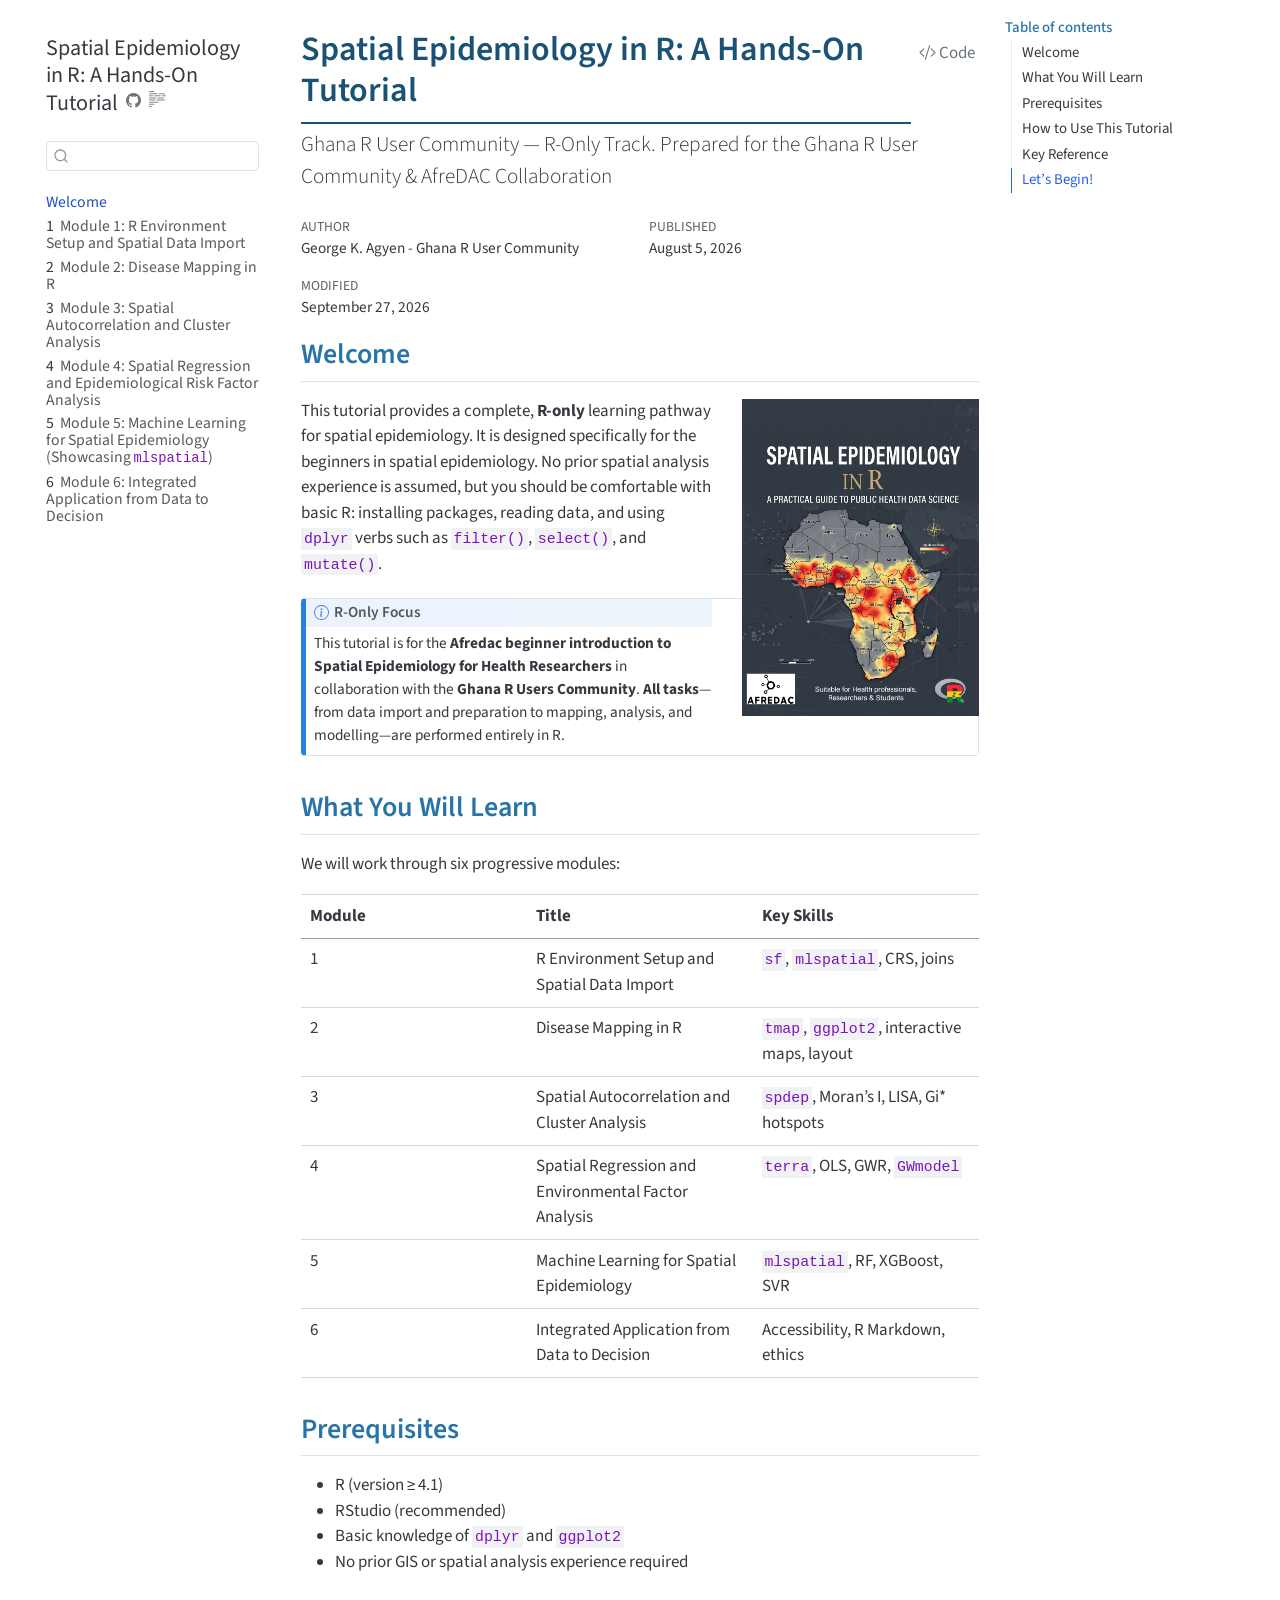
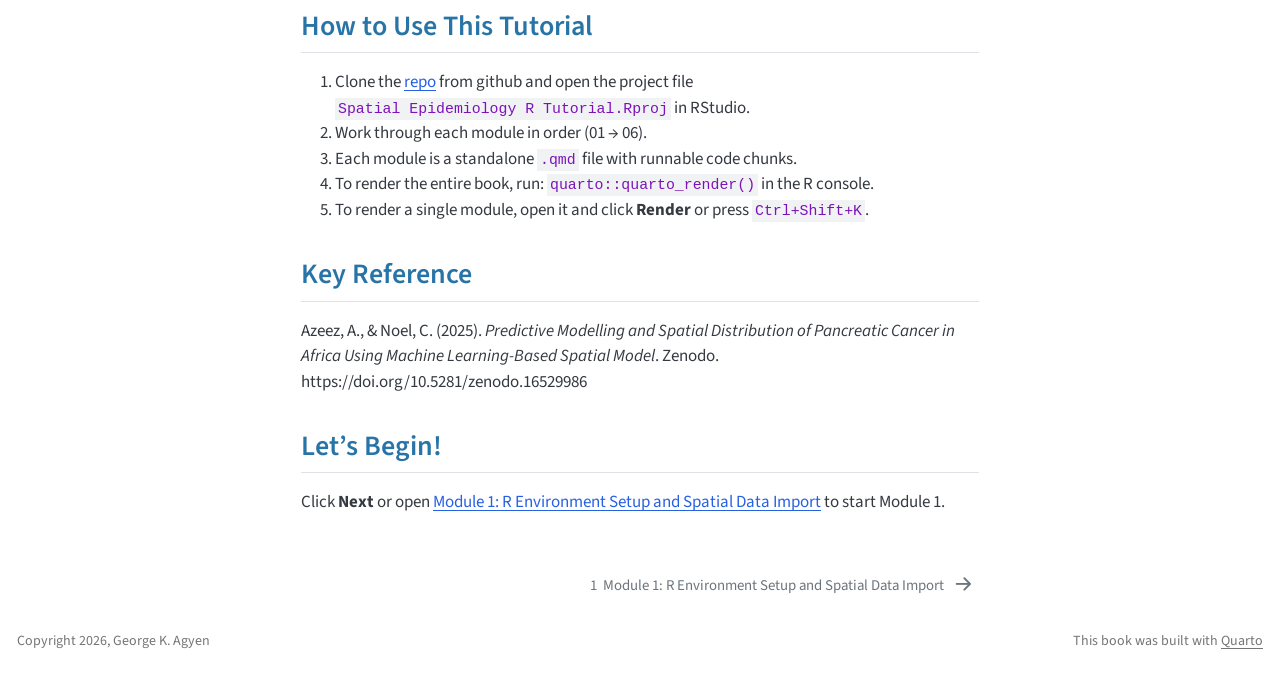
<file: index.html>
<!DOCTYPE html>
<html xmlns="http://www.w3.org/1999/xhtml" lang="en" xml:lang="en"><head>

<meta charset="utf-8">
<meta name="generator" content="quarto-1.9.38">

<meta name="viewport" content="width=device-width, initial-scale=1.0, user-scalable=yes">

<meta name="author" content="George K. Agyen - Ghana R User Community">
<meta name="dcterms.date" content="2026-08-05">

<title>Spatial Epidemiology in R: A Hands-On Tutorial</title>
<style>
/* Default styles provided by pandoc.
** See https://pandoc.org/MANUAL.html#variables-for-html for config info.
*/
code{white-space: pre-wrap;}
span.smallcaps{font-variant: small-caps;}
div.columns{display: flex; gap: min(4vw, 1.5em);}
div.column{flex: auto; overflow-x: auto;}
div.hanging-indent{margin-left: 1.5em; text-indent: -1.5em;}
ul.task-list{list-style: none;}
ul.task-list li input[type="checkbox"] {
  width: 0.8em;
  margin: 0 0.8em 0.2em -1em; /* quarto-specific, see https://github.com/quarto-dev/quarto-cli/issues/4556 */ 
  vertical-align: middle;
}
/* CSS for syntax highlighting */
html { -webkit-text-size-adjust: 100%; }
pre > code.sourceCode { white-space: pre; position: relative; }
pre > code.sourceCode > span { display: inline-block; line-height: 1.25; }
pre > code.sourceCode > span:empty { height: 1.2em; }
.sourceCode { overflow: visible; }
code.sourceCode > span { color: inherit; text-decoration: inherit; }
div.sourceCode { margin: 1em 0; }
pre.sourceCode { margin: 0; }
@media screen {
div.sourceCode { overflow: auto; }
}
@media print {
pre > code.sourceCode { white-space: pre-wrap; }
pre > code.sourceCode > span { text-indent: -5em; padding-left: 5em; }
}
pre.numberSource code
  { counter-reset: source-line 0; }
pre.numberSource code > span
  { position: relative; left: -4em; counter-increment: source-line; }
pre.numberSource code > span > a:first-child::before
  { content: counter(source-line);
    position: relative; left: -1em; text-align: right; vertical-align: baseline;
    border: none; display: inline-block;
    -webkit-touch-callout: none; -webkit-user-select: none;
    -khtml-user-select: none; -moz-user-select: none;
    -ms-user-select: none; user-select: none;
    padding: 0 4px; width: 4em;
  }
pre.numberSource { margin-left: 3em;  padding-left: 4px; }
div.sourceCode
  {   }
@media screen {
pre > code.sourceCode > span > a:first-child::before { text-decoration: underline; }
}
</style>


<script src="site_libs/quarto-nav/quarto-nav.js"></script>
<script src="site_libs/quarto-nav/headroom.min.js"></script>
<script src="site_libs/clipboard/clipboard.min.js"></script>
<script src="site_libs/quarto-search/autocomplete.umd.js"></script>
<script src="site_libs/quarto-search/fuse.min.js"></script>
<script src="site_libs/quarto-search/quarto-search.js"></script>
<meta name="quarto:offset" content="./">
<link href="./01-setup.html" rel="next">
<link href="./Spat_epi.png" rel="icon" type="image/png">
<script src="site_libs/quarto-html/quarto.js" type="module"></script>
<script src="site_libs/quarto-html/tabsets/tabsets.js" type="module"></script>
<script src="site_libs/quarto-html/popper.min.js"></script>
<script src="site_libs/quarto-html/tippy.umd.min.js"></script>
<script src="site_libs/quarto-html/anchor.min.js"></script>
<link href="site_libs/quarto-html/tippy.css" rel="stylesheet">
<link href="site_libs/quarto-html/quarto-syntax-highlighting-15634bcf2e68342d4ad2dfa704d543f6.css" rel="stylesheet" id="quarto-text-highlighting-styles">
<script src="site_libs/bootstrap/bootstrap.min.js"></script>
<link href="site_libs/bootstrap/bootstrap-icons.css" rel="stylesheet">
<link href="site_libs/bootstrap/bootstrap-9e3e5b9121e68b3f077afb32f2c64d95.min.css" rel="stylesheet" append-hash="true" id="quarto-bootstrap" data-mode="light">
<script id="quarto-search-options" type="application/json">{
  "location": "sidebar",
  "copy-button": false,
  "collapse-after": 3,
  "panel-placement": "start",
  "type": "textbox",
  "limit": 50,
  "keyboard-shortcut": [
    "f",
    "/",
    "s"
  ],
  "show-item-context": false,
  "language": {
    "search-no-results-text": "No results",
    "search-matching-documents-text": "matching documents",
    "search-copy-link-title": "Copy link to search",
    "search-hide-matches-text": "Hide additional matches",
    "search-more-match-text": "more match in this document",
    "search-more-matches-text": "more matches in this document",
    "search-clear-button-title": "Clear",
    "search-text-placeholder": "",
    "search-detached-cancel-button-title": "Cancel",
    "search-submit-button-title": "Submit",
    "search-label": "Search"
  }
}</script>
<link rel="stylesheet" href="https://cdnjs.cloudflare.com/ajax/libs/font-awesome/6.4.0/css/all.min.css">


<link rel="stylesheet" href="styles.css">
</head>

<body class="nav-sidebar floating quarto-light">

<div id="quarto-search-results"></div>
  <header id="quarto-header" class="headroom fixed-top">
  <nav class="quarto-secondary-nav">
    <div class="container-fluid d-flex">
      <button type="button" class="quarto-btn-toggle btn" data-bs-toggle="collapse" role="button" data-bs-target=".quarto-sidebar-collapse-item" aria-controls="quarto-sidebar" aria-expanded="false" aria-label="Toggle sidebar navigation" onclick="if (window.quartoToggleHeadroom) { window.quartoToggleHeadroom(); }">
        <i class="bi bi-layout-text-sidebar-reverse"></i>
      </button>
        <nav class="quarto-page-breadcrumbs" aria-label="breadcrumb"><ol class="breadcrumb"><li class="breadcrumb-item"><a href="./index.html">Welcome</a></li></ol></nav>
        <a class="flex-grow-1" role="navigation" data-bs-toggle="collapse" data-bs-target=".quarto-sidebar-collapse-item" aria-controls="quarto-sidebar" aria-expanded="false" aria-label="Toggle sidebar navigation" onclick="if (window.quartoToggleHeadroom) { window.quartoToggleHeadroom(); }">      
        </a>
      <button type="button" class="btn quarto-search-button" aria-label="Search" onclick="window.quartoOpenSearch();">
        <i class="bi bi-search"></i>
      </button>
    </div>
  </nav>
</header>
<!-- content -->
<div id="quarto-content" class="quarto-container page-columns page-rows-contents page-layout-article">
<!-- sidebar -->
  <nav id="quarto-sidebar" class="sidebar collapse collapse-horizontal quarto-sidebar-collapse-item sidebar-navigation floating overflow-auto">
    <div class="pt-lg-2 mt-2 text-left sidebar-header">
    <div class="sidebar-title mb-0 py-0">
      <a href="./">Spatial Epidemiology in R: A Hands-On Tutorial</a> 
        <div class="sidebar-tools-main">
    <a href="https://github.com/gkagyen/spatial-epi-tutorial" title="Source Code" class="quarto-navigation-tool px-1" aria-label="Source Code"><i class="bi bi-github"></i></a>
  <a href="" class="quarto-reader-toggle quarto-navigation-tool px-1" onclick="window.quartoToggleReader(); return false;" title="Toggle reader mode">
  <div class="quarto-reader-toggle-btn">
  <i class="bi"></i>
  </div>
</a>
</div>
    </div>
      </div>
        <div class="mt-2 flex-shrink-0 align-items-center">
        <div class="sidebar-search">
        <div id="quarto-search" class="" title="Search"></div>
        </div>
        </div>
    <div class="sidebar-menu-container"> 
    <ul class="list-unstyled mt-1">
        <li class="sidebar-item">
  <div class="sidebar-item-container"> 
  <a href="./index.html" class="sidebar-item-text sidebar-link active">
 <span class="menu-text">Welcome</span></a>
  </div>
</li>
        <li class="sidebar-item">
  <div class="sidebar-item-container"> 
  <a href="./01-setup.html" class="sidebar-item-text sidebar-link">
 <span class="menu-text"><span class="chapter-number">1</span>&nbsp; <span class="chapter-title">Module 1: R Environment Setup and Spatial Data Import</span></span></a>
  </div>
</li>
        <li class="sidebar-item">
  <div class="sidebar-item-container"> 
  <a href="./02-mapping.html" class="sidebar-item-text sidebar-link">
 <span class="menu-text"><span class="chapter-number">2</span>&nbsp; <span class="chapter-title">Module 2: Disease Mapping in R</span></span></a>
  </div>
</li>
        <li class="sidebar-item">
  <div class="sidebar-item-container"> 
  <a href="./03-autocorrelation.html" class="sidebar-item-text sidebar-link">
 <span class="menu-text"><span class="chapter-number">3</span>&nbsp; <span class="chapter-title">Module 3: Spatial Autocorrelation and Cluster Analysis</span></span></a>
  </div>
</li>
        <li class="sidebar-item">
  <div class="sidebar-item-container"> 
  <a href="./04-regression.html" class="sidebar-item-text sidebar-link">
 <span class="menu-text"><span class="chapter-number">4</span>&nbsp; <span class="chapter-title">Module 4: Spatial Regression and Epidemiological Risk Factor Analysis</span></span></a>
  </div>
</li>
        <li class="sidebar-item">
  <div class="sidebar-item-container"> 
  <a href="./05-ml.html" class="sidebar-item-text sidebar-link">
 <span class="menu-text"><span class="chapter-number">5</span>&nbsp; <span class="chapter-title">Module 5: Machine Learning for Spatial Epidemiology (Showcasing <code>mlspatial</code>)</span></span></a>
  </div>
</li>
        <li class="sidebar-item">
  <div class="sidebar-item-container"> 
  <a href="./06-integration.html" class="sidebar-item-text sidebar-link">
 <span class="menu-text"><span class="chapter-number">6</span>&nbsp; <span class="chapter-title">Module 6: Integrated Application from Data to Decision</span></span></a>
  </div>
</li>
    </ul>
    </div>
</nav>
<div id="quarto-sidebar-glass" class="quarto-sidebar-collapse-item" data-bs-toggle="collapse" data-bs-target=".quarto-sidebar-collapse-item"></div>
<!-- margin-sidebar -->
    <div id="quarto-margin-sidebar" class="sidebar margin-sidebar">
        <nav id="TOC" role="doc-toc" class="toc-active">
    <h2 id="toc-title">Table of contents</h2>
   
  <ul>
  <li><a href="#welcome" id="toc-welcome" class="nav-link active" data-scroll-target="#welcome">Welcome</a></li>
  <li><a href="#what-you-will-learn" id="toc-what-you-will-learn" class="nav-link" data-scroll-target="#what-you-will-learn">What You Will Learn</a></li>
  <li><a href="#prerequisites" id="toc-prerequisites" class="nav-link" data-scroll-target="#prerequisites">Prerequisites</a></li>
  <li><a href="#how-to-use-this-tutorial" id="toc-how-to-use-this-tutorial" class="nav-link" data-scroll-target="#how-to-use-this-tutorial">How to Use This Tutorial</a></li>
  <li><a href="#key-reference" id="toc-key-reference" class="nav-link" data-scroll-target="#key-reference">Key Reference</a></li>
  <li><a href="#lets-begin" id="toc-lets-begin" class="nav-link" data-scroll-target="#lets-begin">Let’s Begin!</a></li>
  </ul>
</nav>
    </div>
<!-- main -->
<main class="content" id="quarto-document-content">

<header id="title-block-header" class="quarto-title-block default">
<div class="quarto-title">
<div class="quarto-title-block"><div><h1 class="title">Spatial Epidemiology in R: A Hands-On Tutorial</h1><button type="button" class="btn code-tools-button" id="quarto-code-tools-source"><i class="bi"></i> Code</button></div></div>
<p class="subtitle lead">Ghana R User Community — R-Only Track. Prepared for the Ghana R User Community &amp; AfreDAC Collaboration</p>
</div>



<div class="quarto-title-meta">

    <div>
    <div class="quarto-title-meta-heading">Author</div>
    <div class="quarto-title-meta-contents">
             <p>George K. Agyen - Ghana R User Community </p>
          </div>
  </div>
    
    <div>
    <div class="quarto-title-meta-heading">Published</div>
    <div class="quarto-title-meta-contents">
      <p class="date">August 5, 2026</p>
    </div>
  </div>
  
    <div>
    <div class="quarto-title-meta-heading">Modified</div>
    <div class="quarto-title-meta-contents">
      <p class="date-modified">September 27, 2026</p>
    </div>
  </div>
    
  </div>
  


</header>



<section id="welcome" class="level2 unnumbered">
<h2 class="unnumbered anchored" data-anchor-id="welcome">Welcome</h2><p><img src="Spat_epi.png" title="Spatial Epidemiology in R: A Hands-On Tutorial" class="quarto-cover-image nolightbox img-fluid"></p>
<p>This tutorial provides a complete, <strong>R-only</strong> learning pathway for spatial epidemiology. It is designed specifically for the beginners in spatial epidemiology. No prior spatial analysis experience is assumed, but you should be comfortable with basic R: installing packages, reading data, and using <code>dplyr</code> verbs such as <code>filter()</code>, <code>select()</code>, and <code>mutate()</code>.</p>
<div class="callout callout-style-default callout-note callout-titled">
<div class="callout-header d-flex align-content-center">
<div class="callout-icon-container">
<i class="callout-icon"></i>
</div>
<div class="callout-title-container flex-fill">
<span class="screen-reader-only">Note</span>R-Only Focus
</div>
</div>
<div class="callout-body-container callout-body">
<p>This tutorial is for the <strong>Afredac beginner introduction to Spatial Epidemiology for Health Researchers</strong> in collaboration with the <strong>Ghana R Users Community</strong>. <strong>All tasks</strong>—from data import and preparation to mapping, analysis, and modelling—are performed entirely in R.</p>
</div>
</div>
</section>
<section id="what-you-will-learn" class="level2">
<h2 class="anchored" data-anchor-id="what-you-will-learn">What You Will Learn</h2>
<p>We will work through six progressive modules:</p>
<table class="caption-top table">
<colgroup>
<col style="width: 33%">
<col style="width: 33%">
<col style="width: 33%">
</colgroup>
<thead>
<tr class="header">
<th>Module</th>
<th>Title</th>
<th>Key Skills</th>
</tr>
</thead>
<tbody>
<tr class="odd">
<td>1</td>
<td>R Environment Setup and Spatial Data Import</td>
<td><code>sf</code>, <code>mlspatial</code>, CRS, joins</td>
</tr>
<tr class="even">
<td>2</td>
<td>Disease Mapping in R</td>
<td><code>tmap</code>, <code>ggplot2</code>, interactive maps, layout</td>
</tr>
<tr class="odd">
<td>3</td>
<td>Spatial Autocorrelation and Cluster Analysis</td>
<td><code>spdep</code>, Moran’s I, LISA, Gi* hotspots</td>
</tr>
<tr class="even">
<td>4</td>
<td>Spatial Regression and Environmental Factor Analysis</td>
<td><code>terra</code>, OLS, GWR, <code>GWmodel</code></td>
</tr>
<tr class="odd">
<td>5</td>
<td>Machine Learning for Spatial Epidemiology</td>
<td><code>mlspatial</code>, RF, XGBoost, SVR</td>
</tr>
<tr class="even">
<td>6</td>
<td>Integrated Application from Data to Decision</td>
<td>Accessibility, R Markdown, ethics</td>
</tr>
</tbody>
</table>
</section>
<section id="prerequisites" class="level2">
<h2 class="anchored" data-anchor-id="prerequisites">Prerequisites</h2>
<ul>
<li>R (version ≥ 4.1)</li>
<li>RStudio (recommended)</li>
<li>Basic knowledge of <code>dplyr</code> and <code>ggplot2</code></li>
<li>No prior GIS or spatial analysis experience required</li>
</ul>
</section>
<section id="how-to-use-this-tutorial" class="level2">
<h2 class="anchored" data-anchor-id="how-to-use-this-tutorial">How to Use This Tutorial</h2>
<ol type="1">
<li>Clone the <a href="https://github.com/gkagyen/Spatial-Epi-Tutorial">repo</a> from github and open the project file <code>Spatial Epidemiology R Tutorial.Rproj</code> in RStudio.</li>
<li>Work through each module in order (01 → 06).</li>
<li>Each module is a standalone <code>.qmd</code> file with runnable code chunks.</li>
<li>To render the entire book, run: <code>quarto::quarto_render()</code> in the R console.</li>
<li>To render a single module, open it and click <strong>Render</strong> or press <code>Ctrl+Shift+K</code>.</li>
</ol>
</section>
<section id="key-reference" class="level2">
<h2 class="anchored" data-anchor-id="key-reference">Key Reference</h2>
<p>Azeez, A., &amp; Noel, C. (2025). <em>Predictive Modelling and Spatial Distribution of Pancreatic Cancer in Africa Using Machine Learning-Based Spatial Model</em>. Zenodo. https://doi.org/10.5281/zenodo.16529986</p>
</section>
<section id="lets-begin" class="level2">
<h2 class="anchored" data-anchor-id="lets-begin">Let’s Begin!</h2>
<p>Click <strong>Next</strong> or open <a href="./01-setup.html">Module 1: R Environment Setup and Spatial Data Import</a> to start Module 1.</p>


<!-- -->

</section>

</main> <!-- /main -->
<script id="quarto-html-after-body" type="application/javascript">
  window.document.addEventListener("DOMContentLoaded", function (event) {
    const icon = "";
    const anchorJS = new window.AnchorJS();
    anchorJS.options = {
      placement: 'right',
      icon: icon
    };
    anchorJS.add('.anchored');
    const isCodeAnnotation = (el) => {
      for (const clz of el.classList) {
        if (clz.startsWith('code-annotation-')) {                     
          return true;
        }
      }
      return false;
    }
    const onCopySuccess = function(e) {
      // button target
      const button = e.trigger;
      // don't keep focus
      button.blur();
      // flash "checked"
      button.classList.add('code-copy-button-checked');
      var currentTitle = button.getAttribute("title");
      button.setAttribute("title", "Copied!");
      let tooltip;
      if (window.bootstrap) {
        button.setAttribute("data-bs-toggle", "tooltip");
        button.setAttribute("data-bs-placement", "left");
        button.setAttribute("data-bs-title", "Copied!");
        tooltip = new bootstrap.Tooltip(button, 
          { trigger: "manual", 
            customClass: "code-copy-button-tooltip",
            offset: [0, -8]});
        tooltip.show();    
      }
      setTimeout(function() {
        if (tooltip) {
          tooltip.hide();
          button.removeAttribute("data-bs-title");
          button.removeAttribute("data-bs-toggle");
          button.removeAttribute("data-bs-placement");
        }
        button.setAttribute("title", currentTitle);
        button.classList.remove('code-copy-button-checked');
      }, 1000);
      // clear code selection
      e.clearSelection();
    }
    const getTextToCopy = function(trigger) {
      const outerScaffold = trigger.parentElement.cloneNode(true);
      const codeEl = outerScaffold.querySelector('code');
      for (const childEl of codeEl.children) {
        if (isCodeAnnotation(childEl)) {
          childEl.remove();
        }
      }
      return codeEl.innerText;
    }
    const clipboard = new window.ClipboardJS('.code-copy-button:not([data-in-quarto-modal])', {
      text: getTextToCopy
    });
    clipboard.on('success', onCopySuccess);
    if (window.document.getElementById('quarto-embedded-source-code-modal')) {
      const clipboardModal = new window.ClipboardJS('.code-copy-button[data-in-quarto-modal]', {
        text: getTextToCopy,
        container: window.document.getElementById('quarto-embedded-source-code-modal')
      });
      clipboardModal.on('success', onCopySuccess);
    }
    const viewSource = window.document.getElementById('quarto-view-source') ||
                       window.document.getElementById('quarto-code-tools-source');
    if (viewSource) {
      const sourceUrl = viewSource.getAttribute("data-quarto-source-url");
      viewSource.addEventListener("click", function(e) {
        if (sourceUrl) {
          // rstudio viewer pane
          if (/\bcapabilities=\b/.test(window.location)) {
            window.open(sourceUrl);
          } else {
            window.location.href = sourceUrl;
          }
        } else {
          const modal = new bootstrap.Modal(document.getElementById('quarto-embedded-source-code-modal'));
          modal.show();
        }
        return false;
      });
    }
    function toggleCodeHandler(show) {
      return function(e) {
        const detailsSrc = window.document.querySelectorAll(".cell > details > .sourceCode");
        for (let i=0; i<detailsSrc.length; i++) {
          const details = detailsSrc[i].parentElement;
          if (show) {
            details.open = true;
          } else {
            details.removeAttribute("open");
          }
        }
        const cellCodeDivs = window.document.querySelectorAll(".cell > .sourceCode");
        const fromCls = show ? "hidden" : "unhidden";
        const toCls = show ? "unhidden" : "hidden";
        for (let i=0; i<cellCodeDivs.length; i++) {
          const codeDiv = cellCodeDivs[i];
          if (codeDiv.classList.contains(fromCls)) {
            codeDiv.classList.remove(fromCls);
            codeDiv.classList.add(toCls);
          } 
        }
        return false;
      }
    }
    const hideAllCode = window.document.getElementById("quarto-hide-all-code");
    if (hideAllCode) {
      hideAllCode.addEventListener("click", toggleCodeHandler(false));
    }
    const showAllCode = window.document.getElementById("quarto-show-all-code");
    if (showAllCode) {
      showAllCode.addEventListener("click", toggleCodeHandler(true));
    }
      var localhostRegex = new RegExp(/^(?:http|https):\/\/localhost\:?[0-9]*\//);
      var mailtoRegex = new RegExp(/^mailto:/);
        var filterRegex = new RegExp('/' + window.location.host + '/');
      var isInternal = (href) => {
          return filterRegex.test(href) || localhostRegex.test(href) || mailtoRegex.test(href);
      }
      // Inspect non-navigation links and adorn them if external
     var links = window.document.querySelectorAll('a[href]:not(.nav-link):not(.navbar-brand):not(.toc-action):not(.sidebar-link):not(.sidebar-item-toggle):not(.pagination-link):not(.no-external):not([aria-hidden]):not(.dropdown-item):not(.quarto-navigation-tool):not(.about-link)');
      for (var i=0; i<links.length; i++) {
        const link = links[i];
        if (!isInternal(link.href)) {
          // undo the damage that might have been done by quarto-nav.js in the case of
          // links that we want to consider external
          if (link.dataset.originalHref !== undefined) {
            link.href = link.dataset.originalHref;
          }
        }
      }
    function tippyHover(el, contentFn, onTriggerFn, onUntriggerFn) {
      const config = {
        allowHTML: true,
        maxWidth: 500,
        delay: 100,
        arrow: false,
        appendTo: function(el) {
            return el.parentElement;
        },
        interactive: true,
        interactiveBorder: 10,
        theme: 'quarto',
        placement: 'bottom-start',
      };
      if (contentFn) {
        config.content = contentFn;
      }
      if (onTriggerFn) {
        config.onTrigger = onTriggerFn;
      }
      if (onUntriggerFn) {
        config.onUntrigger = onUntriggerFn;
      }
      window.tippy(el, config); 
    }
    const noterefs = window.document.querySelectorAll('a[role="doc-noteref"]');
    for (var i=0; i<noterefs.length; i++) {
      const ref = noterefs[i];
      tippyHover(ref, function() {
        // use id or data attribute instead here
        let href = ref.getAttribute('data-footnote-href') || ref.getAttribute('href');
        try { href = new URL(href).hash; } catch {}
        const id = href.replace(/^#\/?/, "");
        const note = window.document.getElementById(id);
        if (note) {
          return note.innerHTML;
        } else {
          return "";
        }
      });
    }
    const xrefs = window.document.querySelectorAll('a.quarto-xref');
    const processXRef = (id, note) => {
      // Strip column container classes
      const stripColumnClz = (el) => {
        el.classList.remove("page-full", "page-columns");
        if (el.children) {
          for (const child of el.children) {
            stripColumnClz(child);
          }
        }
      }
      stripColumnClz(note)
      if (id === null || id.startsWith('sec-')) {
        // Special case sections, only their first couple elements
        const container = document.createElement("div");
        if (note.children && note.children.length > 2) {
          container.appendChild(note.children[0].cloneNode(true));
          for (let i = 1; i < note.children.length; i++) {
            const child = note.children[i];
            if (child.tagName === "P" && child.innerText === "") {
              continue;
            } else {
              container.appendChild(child.cloneNode(true));
              break;
            }
          }
          if (window.Quarto?.typesetMath) {
            window.Quarto.typesetMath(container);
          }
          return container.innerHTML
        } else {
          if (window.Quarto?.typesetMath) {
            window.Quarto.typesetMath(note);
          }
          return note.innerHTML;
        }
      } else {
        // Remove any anchor links if they are present
        const anchorLink = note.querySelector('a.anchorjs-link');
        if (anchorLink) {
          anchorLink.remove();
        }
        if (window.Quarto?.typesetMath) {
          window.Quarto.typesetMath(note);
        }
        if (note.classList.contains("callout")) {
          return note.outerHTML;
        } else {
          return note.innerHTML;
        }
      }
    }
    for (var i=0; i<xrefs.length; i++) {
      const xref = xrefs[i];
      tippyHover(xref, undefined, function(instance) {
        instance.disable();
        let url = xref.getAttribute('href');
        let hash = undefined; 
        if (url.startsWith('#')) {
          hash = url;
        } else {
          try { hash = new URL(url).hash; } catch {}
        }
        if (hash) {
          const id = hash.replace(/^#\/?/, "");
          const note = window.document.getElementById(id);
          if (note !== null) {
            try {
              const html = processXRef(id, note.cloneNode(true));
              instance.setContent(html);
            } finally {
              instance.enable();
              instance.show();
            }
          } else {
            // See if we can fetch this
            fetch(url.split('#')[0])
            .then(res => res.text())
            .then(html => {
              const parser = new DOMParser();
              const htmlDoc = parser.parseFromString(html, "text/html");
              const note = htmlDoc.getElementById(id);
              if (note !== null) {
                const html = processXRef(id, note);
                instance.setContent(html);
              } 
            }).finally(() => {
              instance.enable();
              instance.show();
            });
          }
        } else {
          // See if we can fetch a full url (with no hash to target)
          // This is a special case and we should probably do some content thinning / targeting
          fetch(url)
          .then(res => res.text())
          .then(html => {
            const parser = new DOMParser();
            const htmlDoc = parser.parseFromString(html, "text/html");
            const note = htmlDoc.querySelector('main.content');
            if (note !== null) {
              // This should only happen for chapter cross references
              // (since there is no id in the URL)
              // remove the first header
              if (note.children.length > 0 && note.children[0].tagName === "HEADER") {
                note.children[0].remove();
              }
              const html = processXRef(null, note);
              instance.setContent(html);
            } 
          }).finally(() => {
            instance.enable();
            instance.show();
          });
        }
      }, function(instance) {
      });
    }
        let selectedAnnoteEl;
        const selectorForAnnotation = ( cell, annotation) => {
          let cellAttr = 'data-code-cell="' + cell + '"';
          let lineAttr = 'data-code-annotation="' +  annotation + '"';
          const selector = 'span[' + cellAttr + '][' + lineAttr + ']';
          return selector;
        }
        const selectCodeLines = (annoteEl) => {
          const doc = window.document;
          const targetCell = annoteEl.getAttribute("data-target-cell");
          const targetAnnotation = annoteEl.getAttribute("data-target-annotation");
          const annoteSpan = window.document.querySelector(selectorForAnnotation(targetCell, targetAnnotation));
          const lines = annoteSpan.getAttribute("data-code-lines").split(",");
          const lineIds = lines.map((line) => {
            return targetCell + "-" + line;
          })
          let top = null;
          let height = null;
          let parent = null;
          if (lineIds.length > 0) {
              //compute the position of the single el (top and bottom and make a div)
              const el = window.document.getElementById(lineIds[0]);
              top = el.offsetTop;
              height = el.offsetHeight;
              parent = el.parentElement.parentElement;
            if (lineIds.length > 1) {
              const lastEl = window.document.getElementById(lineIds[lineIds.length - 1]);
              const bottom = lastEl.offsetTop + lastEl.offsetHeight;
              height = bottom - top;
            }
            if (top !== null && height !== null && parent !== null) {
              // cook up a div (if necessary) and position it 
              let div = window.document.getElementById("code-annotation-line-highlight");
              if (div === null) {
                div = window.document.createElement("div");
                div.setAttribute("id", "code-annotation-line-highlight");
                div.style.position = 'absolute';
                parent.appendChild(div);
              }
              div.style.top = top - 2 + "px";
              div.style.height = height + 4 + "px";
              div.style.left = 0;
              let gutterDiv = window.document.getElementById("code-annotation-line-highlight-gutter");
              if (gutterDiv === null) {
                gutterDiv = window.document.createElement("div");
                gutterDiv.setAttribute("id", "code-annotation-line-highlight-gutter");
                gutterDiv.style.position = 'absolute';
                const codeCell = window.document.getElementById(targetCell);
                const gutter = codeCell.querySelector('.code-annotation-gutter');
                gutter.appendChild(gutterDiv);
              }
              gutterDiv.style.top = top - 2 + "px";
              gutterDiv.style.height = height + 4 + "px";
            }
            selectedAnnoteEl = annoteEl;
          }
        };
        const unselectCodeLines = () => {
          const elementsIds = ["code-annotation-line-highlight", "code-annotation-line-highlight-gutter"];
          elementsIds.forEach((elId) => {
            const div = window.document.getElementById(elId);
            if (div) {
              div.remove();
            }
          });
          selectedAnnoteEl = undefined;
        };
          // Handle positioning of the toggle
      window.addEventListener(
        "resize",
        throttle(() => {
          elRect = undefined;
          if (selectedAnnoteEl) {
            selectCodeLines(selectedAnnoteEl);
          }
        }, 10)
      );
      function throttle(fn, ms) {
      let throttle = false;
      let timer;
        return (...args) => {
          if(!throttle) { // first call gets through
              fn.apply(this, args);
              throttle = true;
          } else { // all the others get throttled
              if(timer) clearTimeout(timer); // cancel #2
              timer = setTimeout(() => {
                fn.apply(this, args);
                timer = throttle = false;
              }, ms);
          }
        };
      }
        // Attach click handler to the DT
        const annoteDls = window.document.querySelectorAll('dt[data-target-cell]');
        for (const annoteDlNode of annoteDls) {
          annoteDlNode.addEventListener('click', (event) => {
            const clickedEl = event.target;
            if (clickedEl !== selectedAnnoteEl) {
              unselectCodeLines();
              const activeEl = window.document.querySelector('dt[data-target-cell].code-annotation-active');
              if (activeEl) {
                activeEl.classList.remove('code-annotation-active');
              }
              selectCodeLines(clickedEl);
              clickedEl.classList.add('code-annotation-active');
            } else {
              // Unselect the line
              unselectCodeLines();
              clickedEl.classList.remove('code-annotation-active');
            }
          });
        }
    const findCites = (el) => {
      const parentEl = el.parentElement;
      if (parentEl) {
        const cites = parentEl.dataset.cites;
        if (cites) {
          return {
            el,
            cites: cites.split(' ')
          };
        } else {
          return findCites(el.parentElement)
        }
      } else {
        return undefined;
      }
    };
    var bibliorefs = window.document.querySelectorAll('a[role="doc-biblioref"]');
    for (var i=0; i<bibliorefs.length; i++) {
      const ref = bibliorefs[i];
      const citeInfo = findCites(ref);
      if (citeInfo) {
        tippyHover(citeInfo.el, function() {
          var popup = window.document.createElement('div');
          citeInfo.cites.forEach(function(cite) {
            var citeDiv = window.document.createElement('div');
            citeDiv.classList.add('hanging-indent');
            citeDiv.classList.add('csl-entry');
            var biblioDiv = window.document.getElementById('ref-' + cite);
            if (biblioDiv) {
              citeDiv.innerHTML = biblioDiv.innerHTML;
            }
            popup.appendChild(citeDiv);
          });
          return popup.innerHTML;
        });
      }
    }
  });
  </script>
<nav class="page-navigation">
  <div class="nav-page nav-page-previous">
  </div>
  <div class="nav-page nav-page-next">
      <a href="./01-setup.html" class="pagination-link" aria-label="Module 1: R Environment Setup and Spatial Data Import">
        <span class="nav-page-text"><span class="chapter-number">1</span>&nbsp; <span class="chapter-title">Module 1: R Environment Setup and Spatial Data Import</span></span> <i class="bi bi-arrow-right-short"></i>
      </a>
  </div>
</nav><div class="modal fade" id="quarto-embedded-source-code-modal" tabindex="-1" aria-labelledby="quarto-embedded-source-code-modal-label" aria-hidden="true"><div class="modal-dialog modal-dialog-scrollable"><div class="modal-content"><div class="modal-header"><h5 class="modal-title" id="quarto-embedded-source-code-modal-label">Source Code</h5><button class="btn-close" data-bs-dismiss="modal"></button></div><div class="modal-body"><div class="">
<div class="code-copy-outer-scaffold"><div class="sourceCode" id="cb1" data-shortcodes="false"><pre class="sourceCode markdown code-with-copy"><code class="sourceCode markdown"><span id="cb1-1"><a href="#cb1-1" aria-hidden="true" tabindex="-1"></a><span class="fu">## Welcome {.unnumbered}</span></span>
<span id="cb1-2"><a href="#cb1-2" aria-hidden="true" tabindex="-1"></a></span>
<span id="cb1-3"><a href="#cb1-3" aria-hidden="true" tabindex="-1"></a>This tutorial provides a complete, **R-only** learning pathway for spatial epidemiology. It is designed specifically for the beginners in spatial epidemiology. No prior spatial analysis experience is assumed, but you should be comfortable with basic R: installing packages, reading data, and using <span class="in">`dplyr`</span> verbs such as <span class="in">`filter()`</span>, <span class="in">`select()`</span>, and <span class="in">`mutate()`</span>.</span>
<span id="cb1-4"><a href="#cb1-4" aria-hidden="true" tabindex="-1"></a></span>
<span id="cb1-5"><a href="#cb1-5" aria-hidden="true" tabindex="-1"></a>::: callout-note</span>
<span id="cb1-6"><a href="#cb1-6" aria-hidden="true" tabindex="-1"></a><span class="fu">## R-Only Focus</span></span>
<span id="cb1-7"><a href="#cb1-7" aria-hidden="true" tabindex="-1"></a></span>
<span id="cb1-8"><a href="#cb1-8" aria-hidden="true" tabindex="-1"></a>This tutorial is for the **Afredac beginner introduction to Spatial Epidemiology for Health Researchers** in collaboration with the **Ghana R Users Community**. **All tasks**—from data import and preparation to mapping, analysis, and modelling—are performed entirely in R.</span>
<span id="cb1-9"><a href="#cb1-9" aria-hidden="true" tabindex="-1"></a>:::</span>
<span id="cb1-10"><a href="#cb1-10" aria-hidden="true" tabindex="-1"></a></span>
<span id="cb1-11"><a href="#cb1-11" aria-hidden="true" tabindex="-1"></a><span class="fu">## What You Will Learn</span></span>
<span id="cb1-12"><a href="#cb1-12" aria-hidden="true" tabindex="-1"></a></span>
<span id="cb1-13"><a href="#cb1-13" aria-hidden="true" tabindex="-1"></a>We will work through six progressive modules:</span>
<span id="cb1-14"><a href="#cb1-14" aria-hidden="true" tabindex="-1"></a></span>
<span id="cb1-15"><a href="#cb1-15" aria-hidden="true" tabindex="-1"></a><span class="pp">|</span> Module <span class="pp">|</span> Title <span class="pp">|</span> Key Skills <span class="pp">|</span></span>
<span id="cb1-16"><a href="#cb1-16" aria-hidden="true" tabindex="-1"></a><span class="pp">|----|----|----|</span></span>
<span id="cb1-17"><a href="#cb1-17" aria-hidden="true" tabindex="-1"></a><span class="pp">|</span> 1 <span class="pp">|</span> R Environment Setup and Spatial Data Import <span class="pp">|</span> <span class="in">`sf`</span>, <span class="in">`mlspatial`</span>, CRS, joins <span class="pp">|</span></span>
<span id="cb1-18"><a href="#cb1-18" aria-hidden="true" tabindex="-1"></a><span class="pp">|</span> 2 <span class="pp">|</span> Disease Mapping in R <span class="pp">|</span> <span class="in">`tmap`</span>, <span class="in">`ggplot2`</span>, interactive maps, layout <span class="pp">|</span></span>
<span id="cb1-19"><a href="#cb1-19" aria-hidden="true" tabindex="-1"></a><span class="pp">|</span> 3 <span class="pp">|</span> Spatial Autocorrelation and Cluster Analysis <span class="pp">|</span> <span class="in">`spdep`</span>, Moran's I, LISA, Gi<span class="sc">\*</span> hotspots <span class="pp">|</span></span>
<span id="cb1-20"><a href="#cb1-20" aria-hidden="true" tabindex="-1"></a><span class="pp">|</span> 4 <span class="pp">|</span> Spatial Regression and Environmental Factor Analysis <span class="pp">|</span> <span class="in">`terra`</span>, OLS, GWR, <span class="in">`GWmodel`</span> <span class="pp">|</span></span>
<span id="cb1-21"><a href="#cb1-21" aria-hidden="true" tabindex="-1"></a><span class="pp">|</span> 5 <span class="pp">|</span> Machine Learning for Spatial Epidemiology <span class="pp">|</span> <span class="in">`mlspatial`</span>, RF, XGBoost, SVR <span class="pp">|</span></span>
<span id="cb1-22"><a href="#cb1-22" aria-hidden="true" tabindex="-1"></a><span class="pp">|</span> 6 <span class="pp">|</span> Integrated Application from Data to Decision <span class="pp">|</span> Accessibility, R Markdown, ethics <span class="pp">|</span></span>
<span id="cb1-23"><a href="#cb1-23" aria-hidden="true" tabindex="-1"></a></span>
<span id="cb1-24"><a href="#cb1-24" aria-hidden="true" tabindex="-1"></a><span class="fu">## Prerequisites</span></span>
<span id="cb1-25"><a href="#cb1-25" aria-hidden="true" tabindex="-1"></a></span>
<span id="cb1-26"><a href="#cb1-26" aria-hidden="true" tabindex="-1"></a><span class="ss">- </span>R (version ≥ 4.1)</span>
<span id="cb1-27"><a href="#cb1-27" aria-hidden="true" tabindex="-1"></a><span class="ss">- </span>RStudio (recommended)</span>
<span id="cb1-28"><a href="#cb1-28" aria-hidden="true" tabindex="-1"></a><span class="ss">- </span>Basic knowledge of <span class="in">`dplyr`</span> and <span class="in">`ggplot2`</span></span>
<span id="cb1-29"><a href="#cb1-29" aria-hidden="true" tabindex="-1"></a><span class="ss">- </span>No prior GIS or spatial analysis experience required</span>
<span id="cb1-30"><a href="#cb1-30" aria-hidden="true" tabindex="-1"></a></span>
<span id="cb1-31"><a href="#cb1-31" aria-hidden="true" tabindex="-1"></a><span class="fu">## How to Use This Tutorial</span></span>
<span id="cb1-32"><a href="#cb1-32" aria-hidden="true" tabindex="-1"></a></span>
<span id="cb1-33"><a href="#cb1-33" aria-hidden="true" tabindex="-1"></a><span class="ss">1.  </span>Clone the <span class="co">[</span><span class="ot">repo</span><span class="co">](https://github.com/gkagyen/Spatial-Epi-Tutorial)</span> from github and open the project file <span class="in">`Spatial Epidemiology R Tutorial.Rproj`</span> in RStudio.</span>
<span id="cb1-34"><a href="#cb1-34" aria-hidden="true" tabindex="-1"></a><span class="ss">2.  </span>Work through each module in order (01 → 06).</span>
<span id="cb1-35"><a href="#cb1-35" aria-hidden="true" tabindex="-1"></a><span class="ss">3.  </span>Each module is a standalone <span class="in">`.qmd`</span> file with runnable code chunks.</span>
<span id="cb1-36"><a href="#cb1-36" aria-hidden="true" tabindex="-1"></a><span class="ss">4.  </span>To render the entire book, run: <span class="in">`quarto::quarto_render()`</span> in the R console.</span>
<span id="cb1-37"><a href="#cb1-37" aria-hidden="true" tabindex="-1"></a><span class="ss">5.  </span>To render a single module, open it and click **Render** or press <span class="in">`Ctrl+Shift+K`</span>.</span>
<span id="cb1-38"><a href="#cb1-38" aria-hidden="true" tabindex="-1"></a></span>
<span id="cb1-39"><a href="#cb1-39" aria-hidden="true" tabindex="-1"></a><span class="fu">## Key Reference</span></span>
<span id="cb1-40"><a href="#cb1-40" aria-hidden="true" tabindex="-1"></a></span>
<span id="cb1-41"><a href="#cb1-41" aria-hidden="true" tabindex="-1"></a>Azeez, A., &amp; Noel, C. (2025). *Predictive Modelling and Spatial Distribution of Pancreatic Cancer in Africa Using Machine Learning-Based Spatial Model*. Zenodo. https://doi.org/10.5281/zenodo.16529986</span>
<span id="cb1-42"><a href="#cb1-42" aria-hidden="true" tabindex="-1"></a></span>
<span id="cb1-43"><a href="#cb1-43" aria-hidden="true" tabindex="-1"></a><span class="fu">## Let's Begin!</span></span>
<span id="cb1-44"><a href="#cb1-44" aria-hidden="true" tabindex="-1"></a></span>
<span id="cb1-45"><a href="#cb1-45" aria-hidden="true" tabindex="-1"></a>Click **Next** or open <span class="co">[</span><span class="ot">Module 1: R Environment Setup and Spatial Data Import</span><span class="co">](01-setup.qmd)</span> to start Module 1.</span></code></pre></div><button title="Copy to Clipboard" class="code-copy-button" data-in-quarto-modal=""><i class="bi"></i></button></div>
</div></div></div></div></div>
</div> <!-- /content -->
<footer class="footer">
  <div class="nav-footer">
    <div class="nav-footer-left">
<p>Copyright 2026, George K. Agyen</p>
</div>   
    <div class="nav-footer-center">
      &nbsp;
    </div>
    <div class="nav-footer-right">
<p>This book was built with <a href="https://quarto.org/">Quarto</a></p>
</div>
  </div>
</footer>




</body></html>
</file>
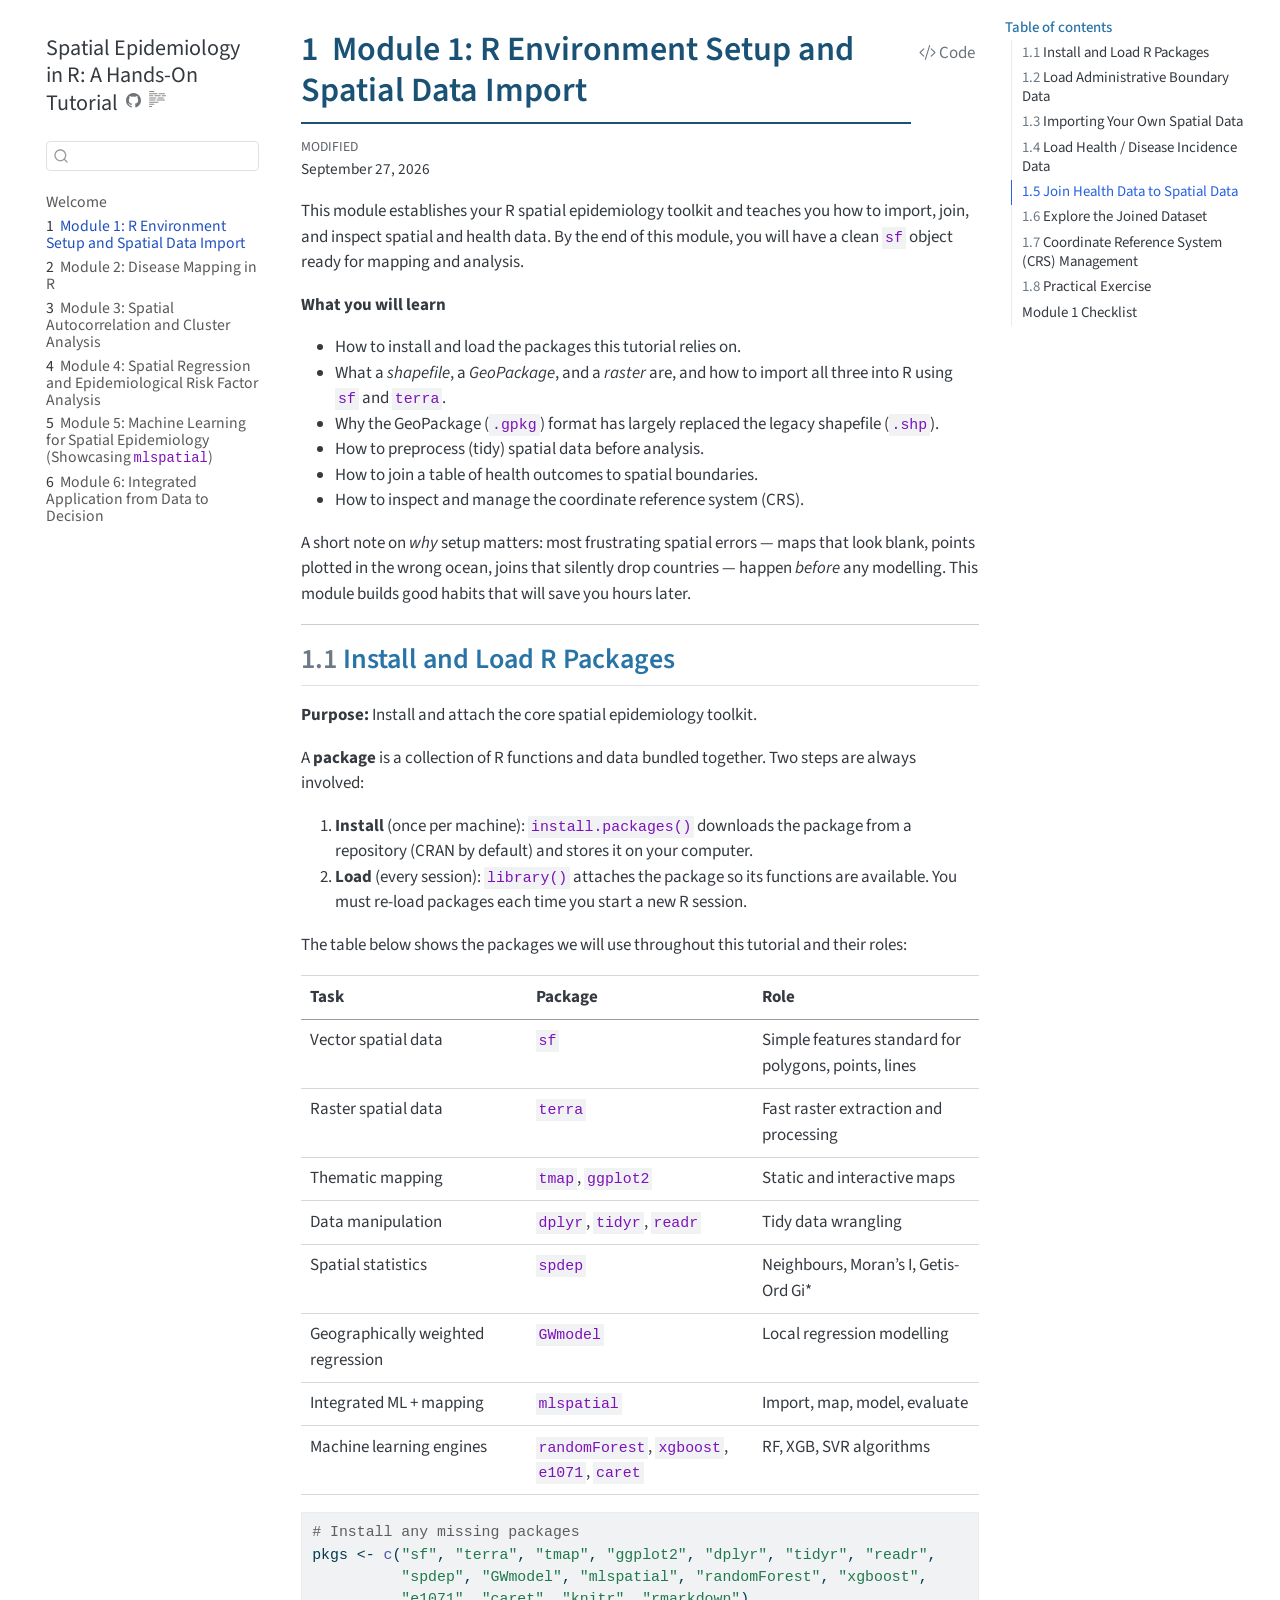
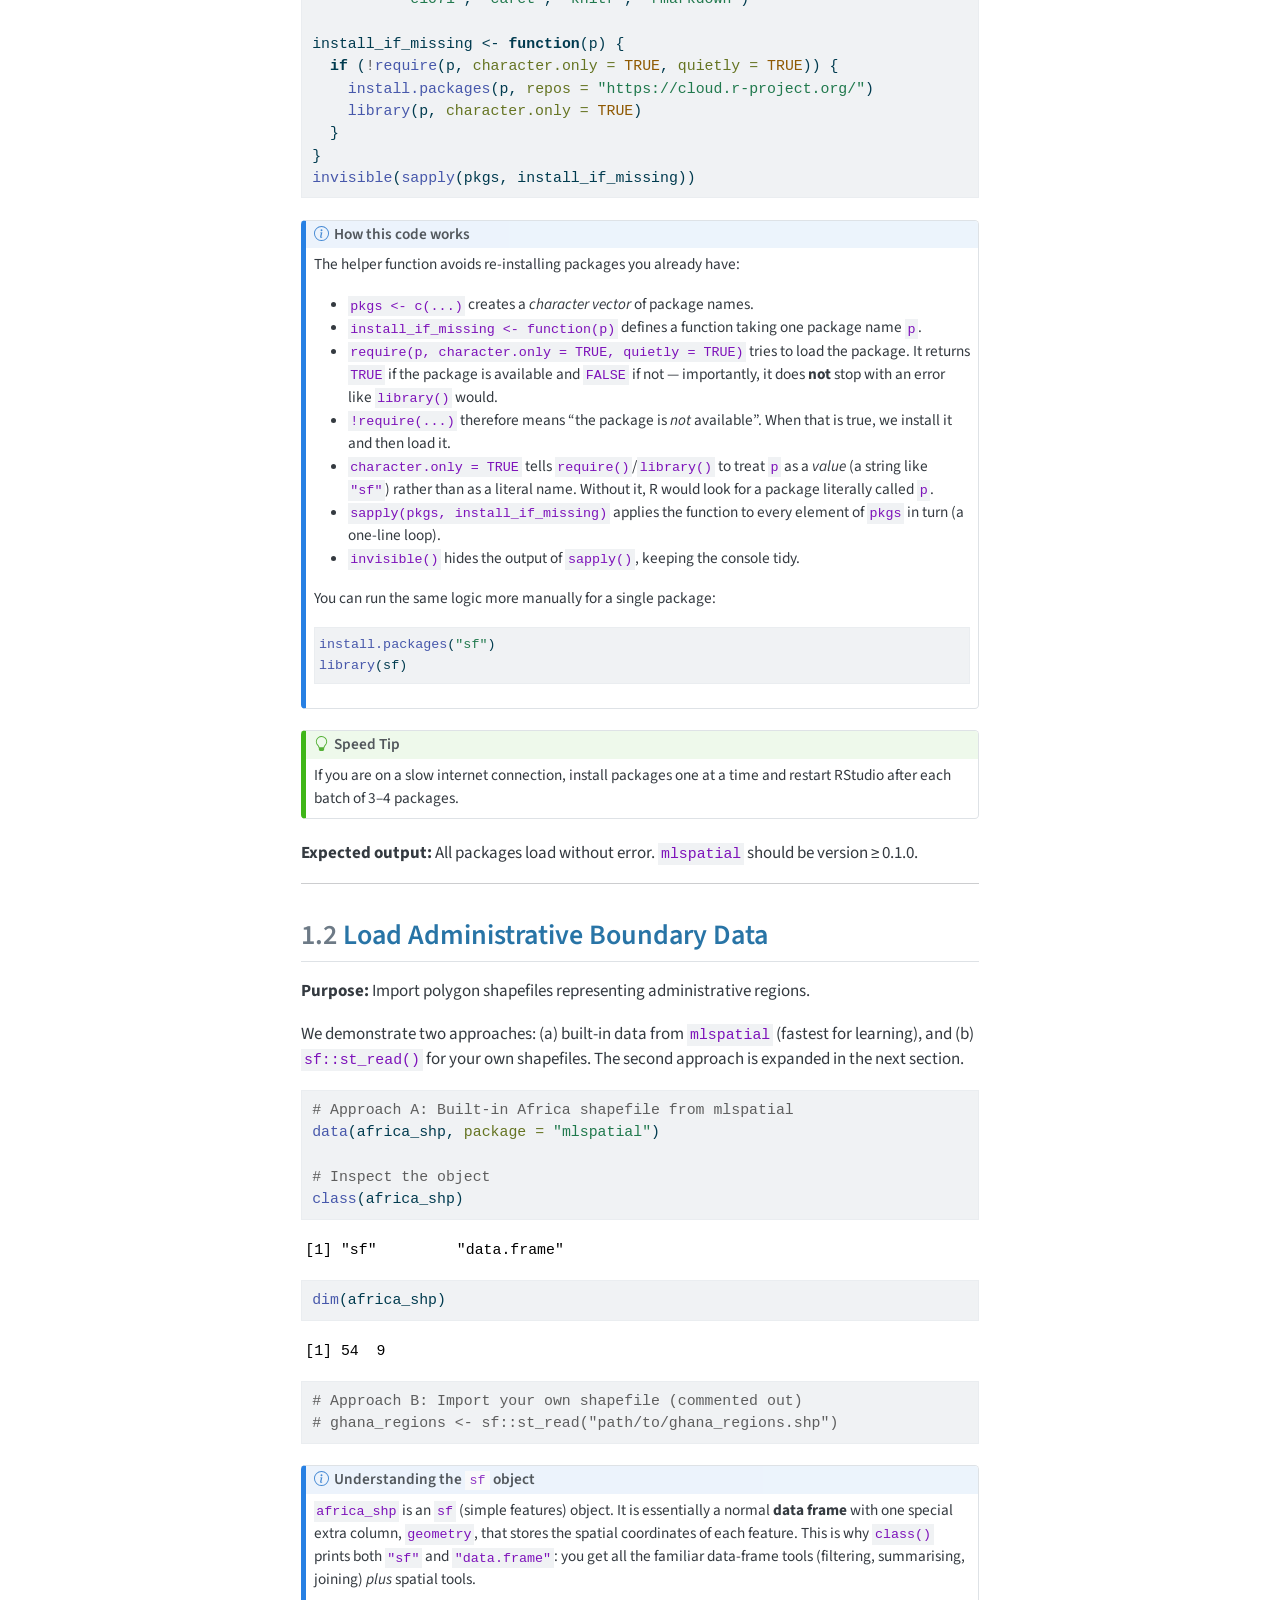
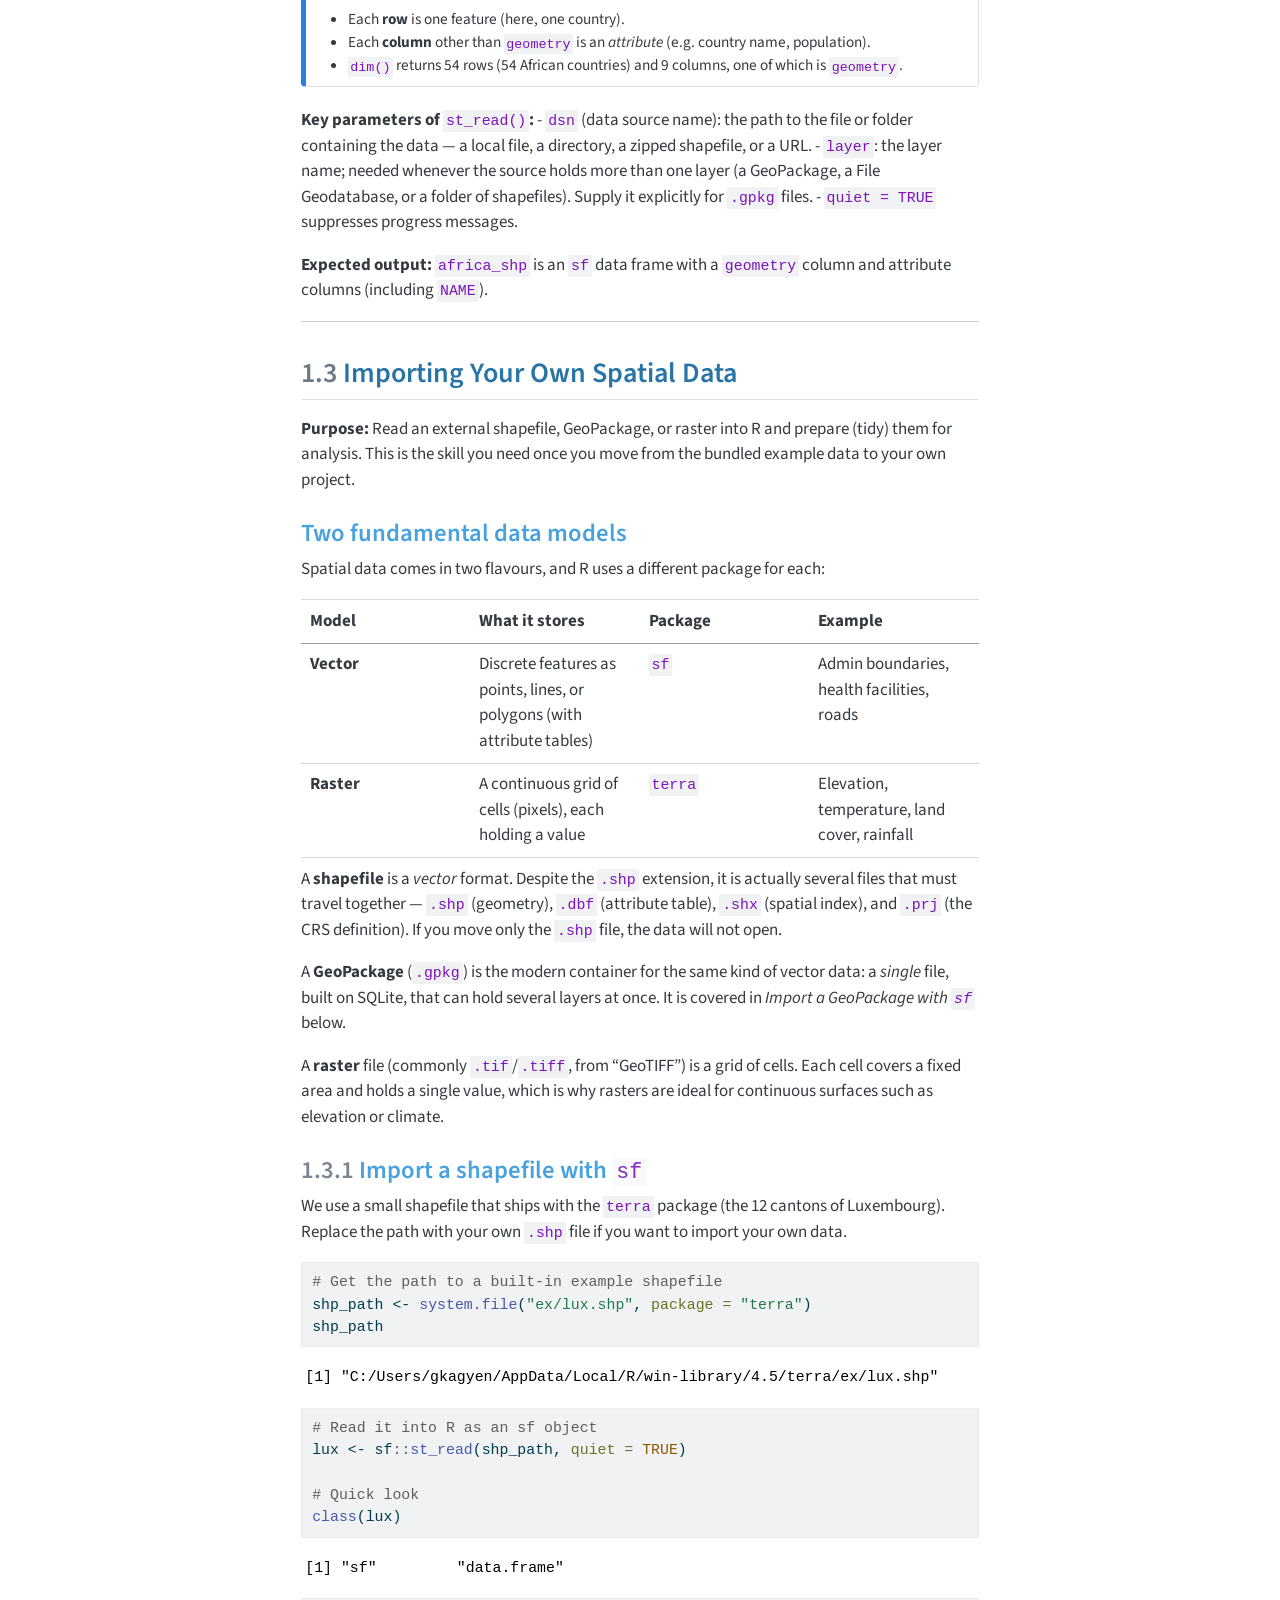
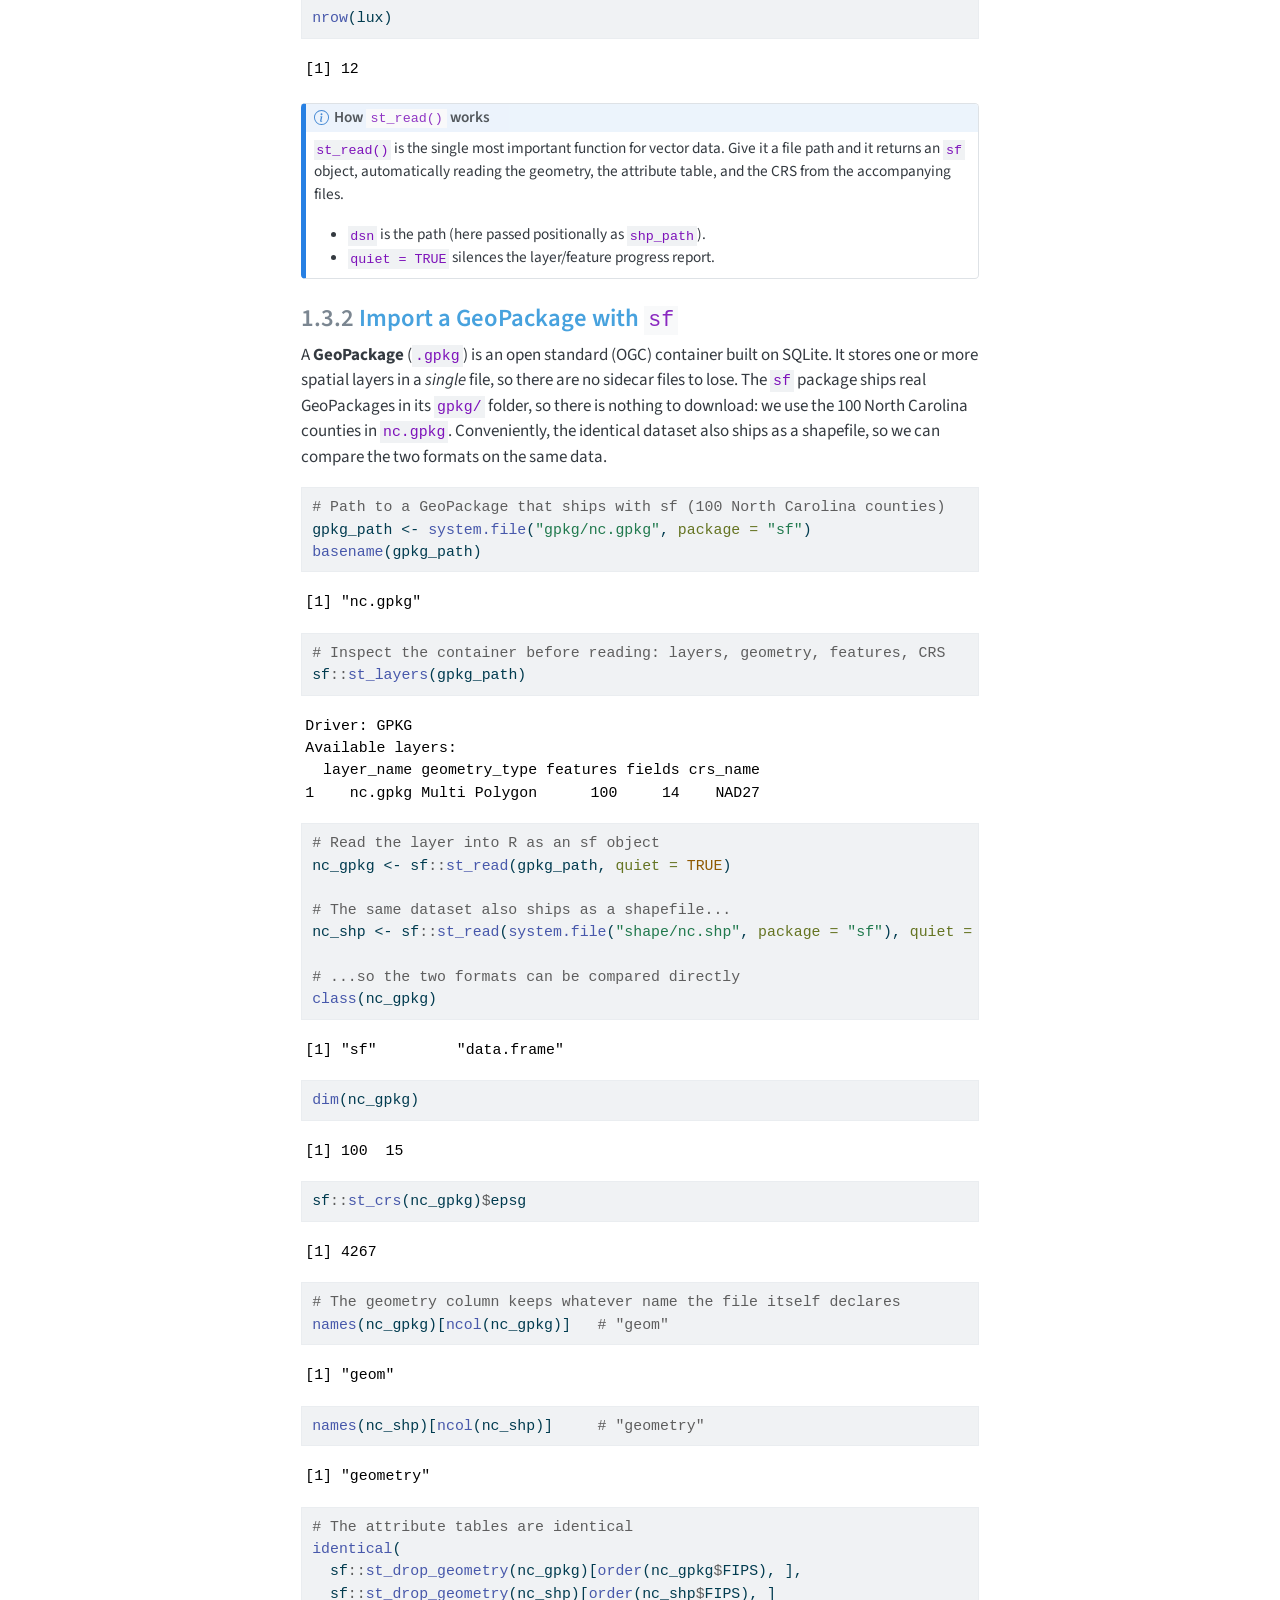
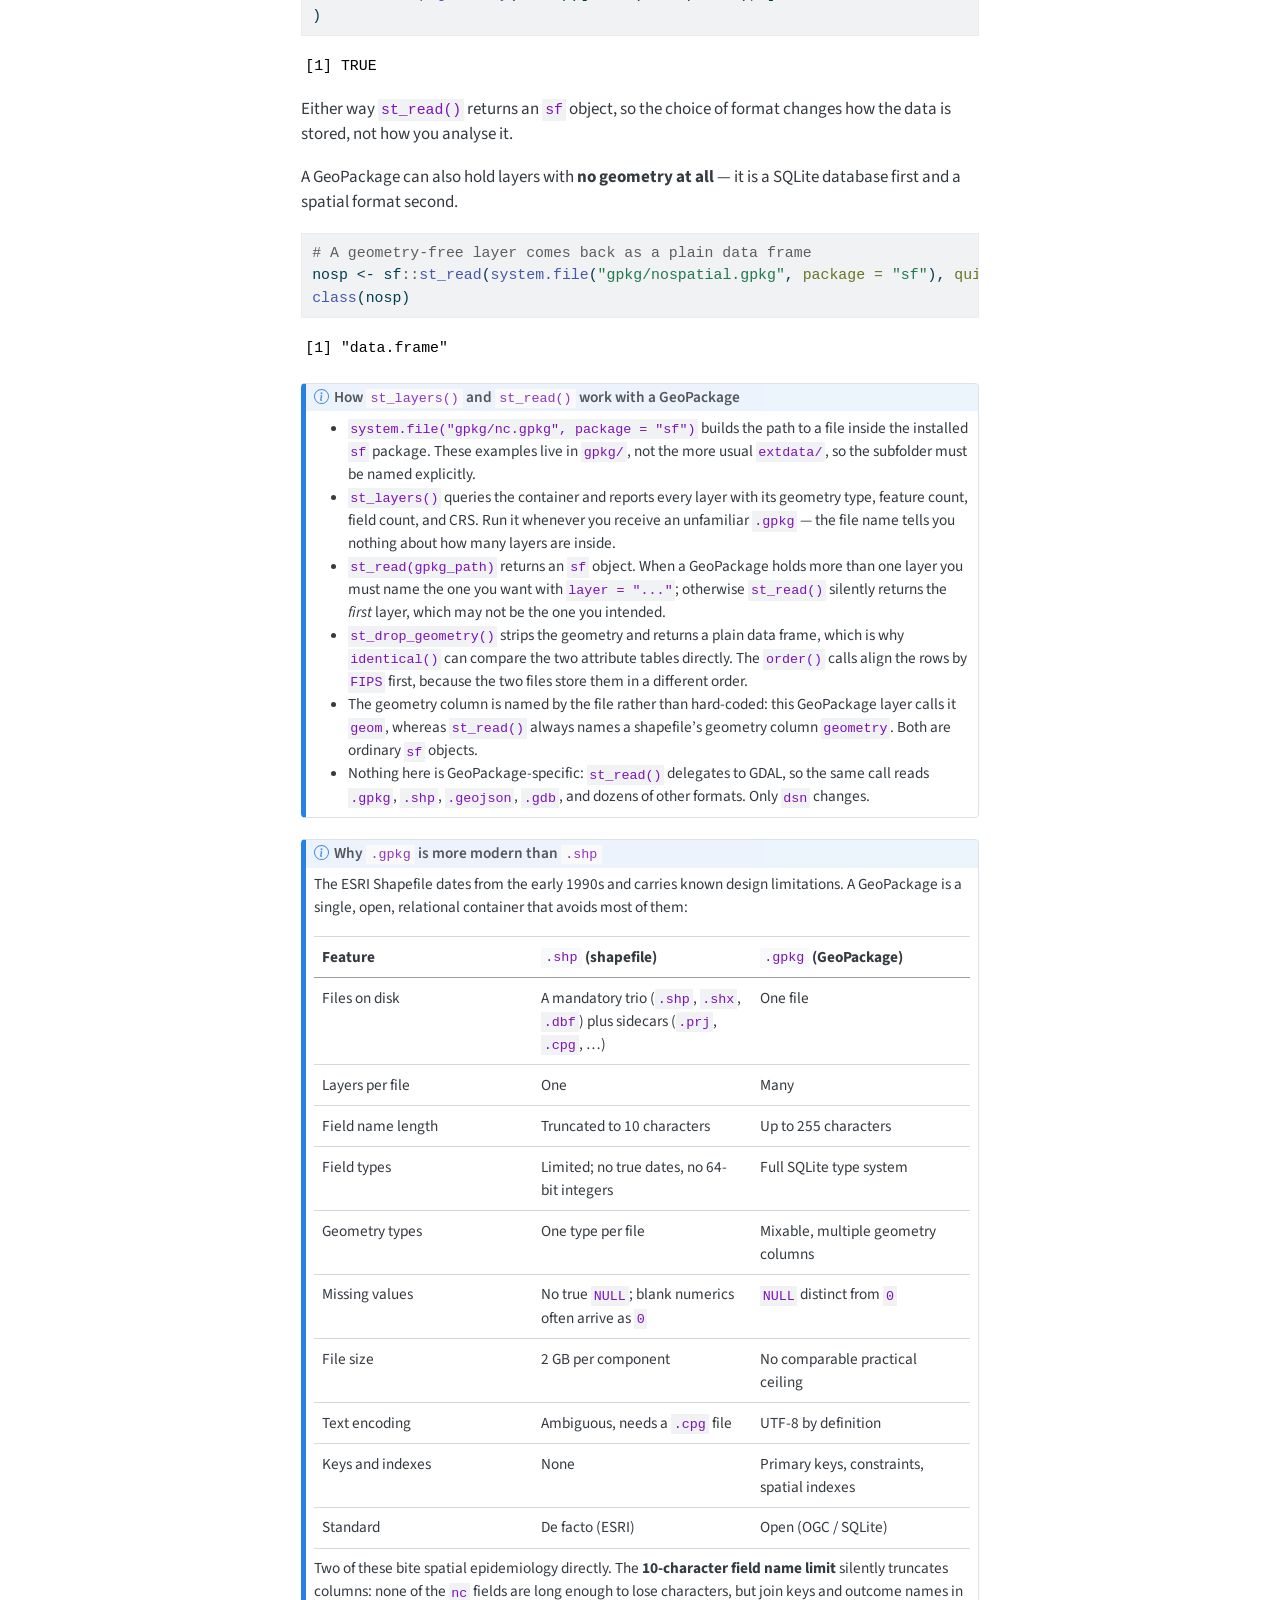
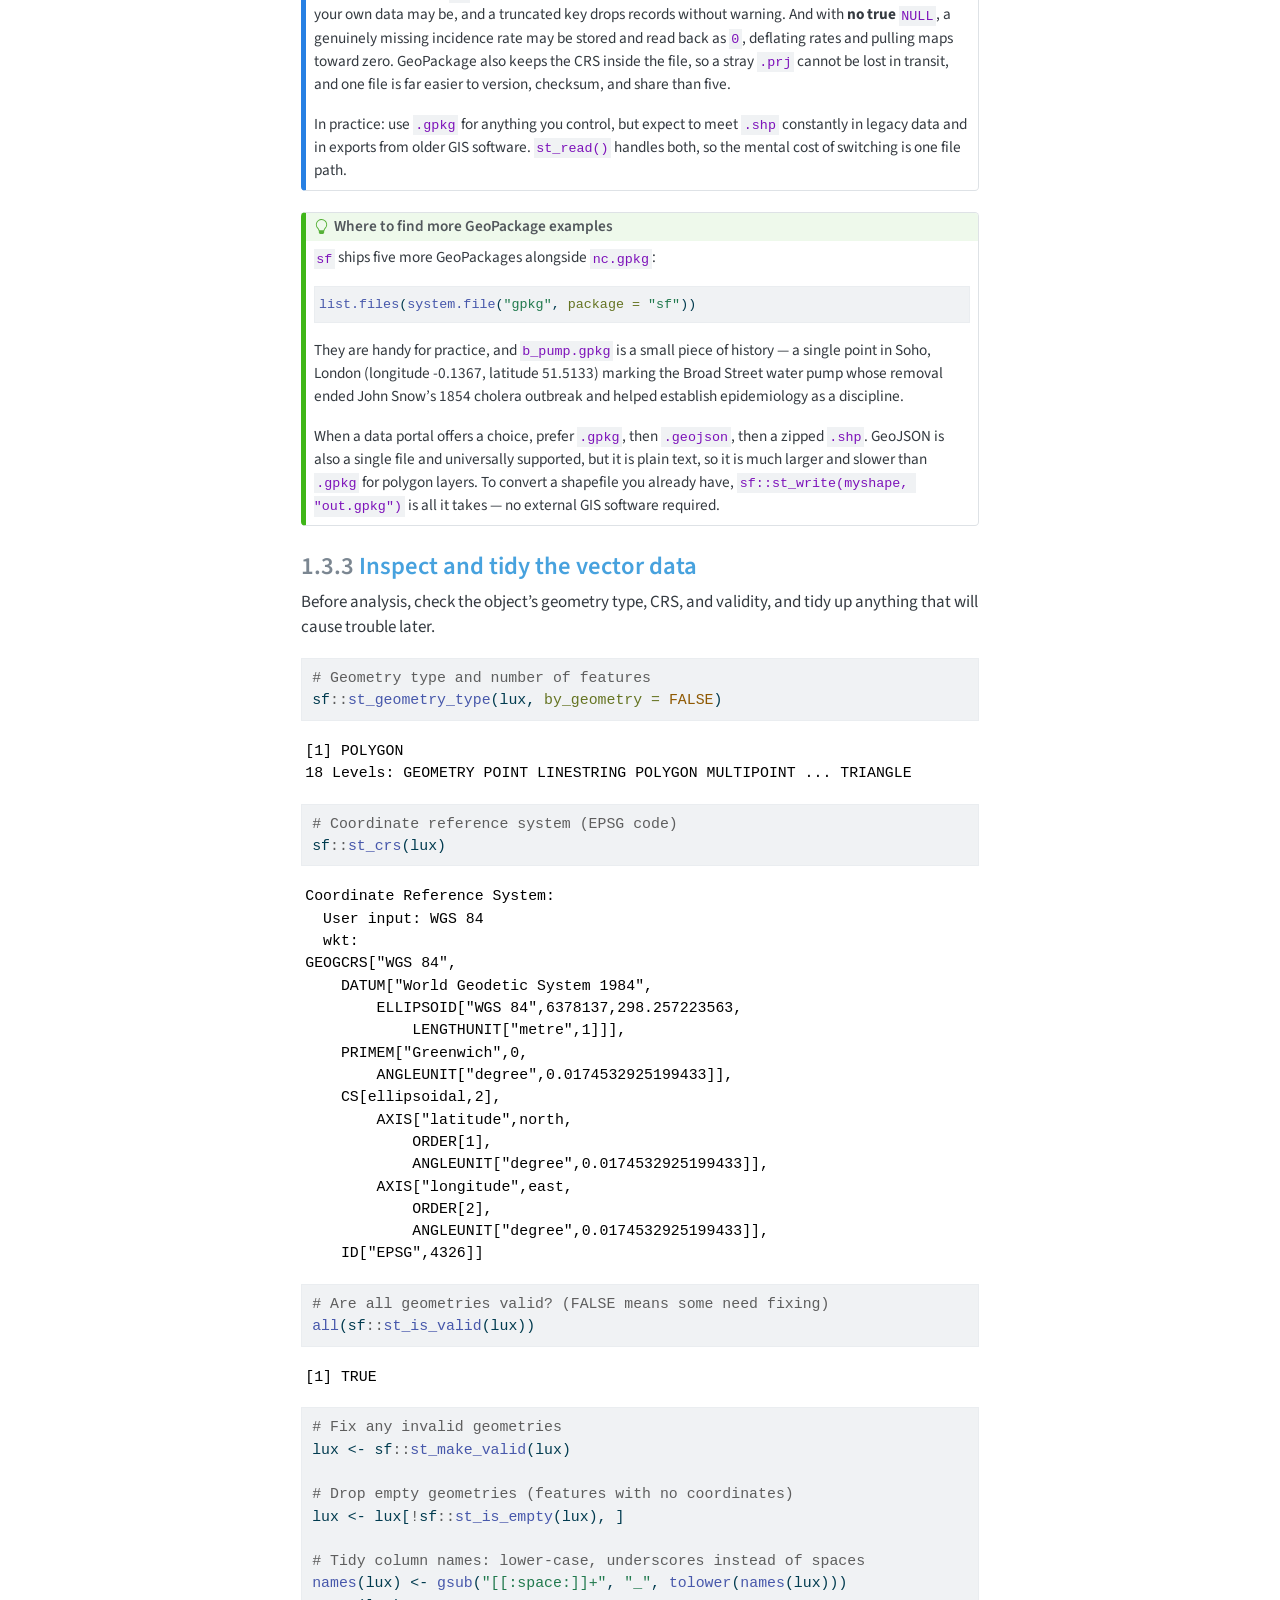
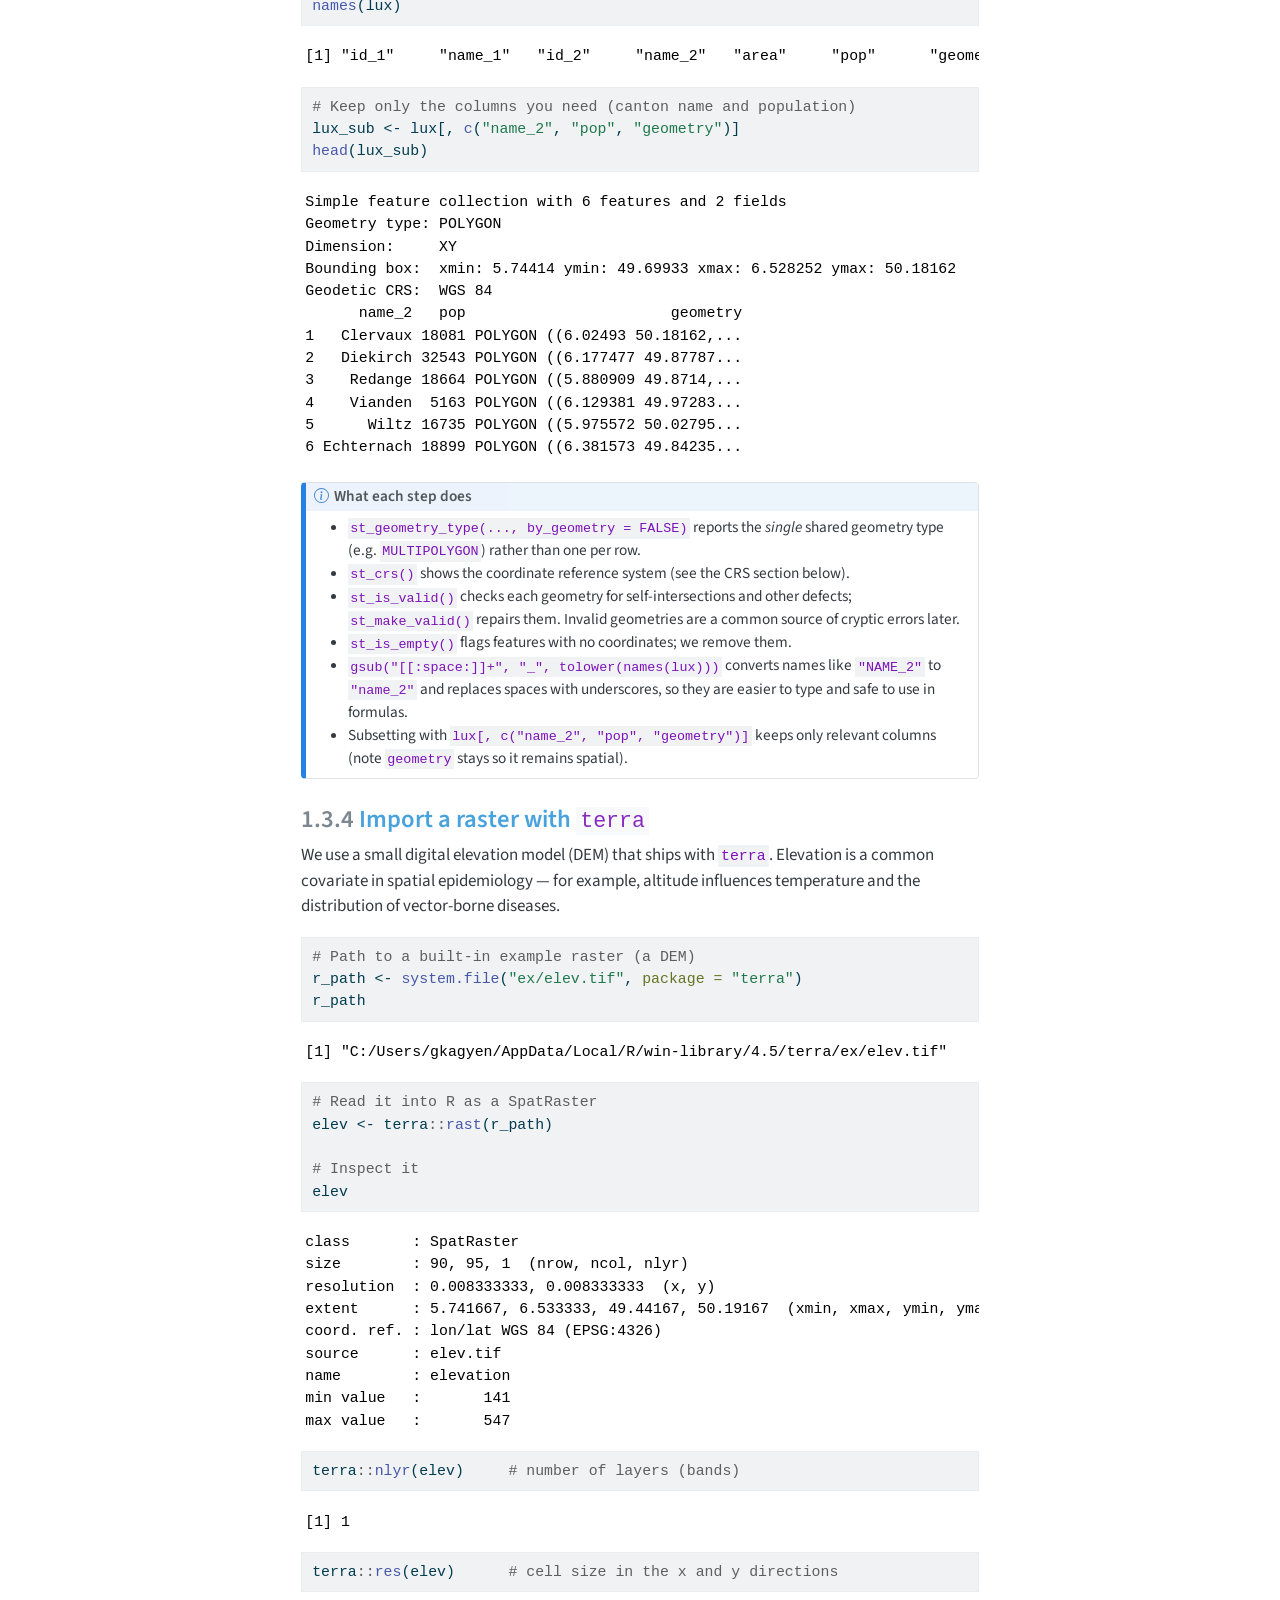
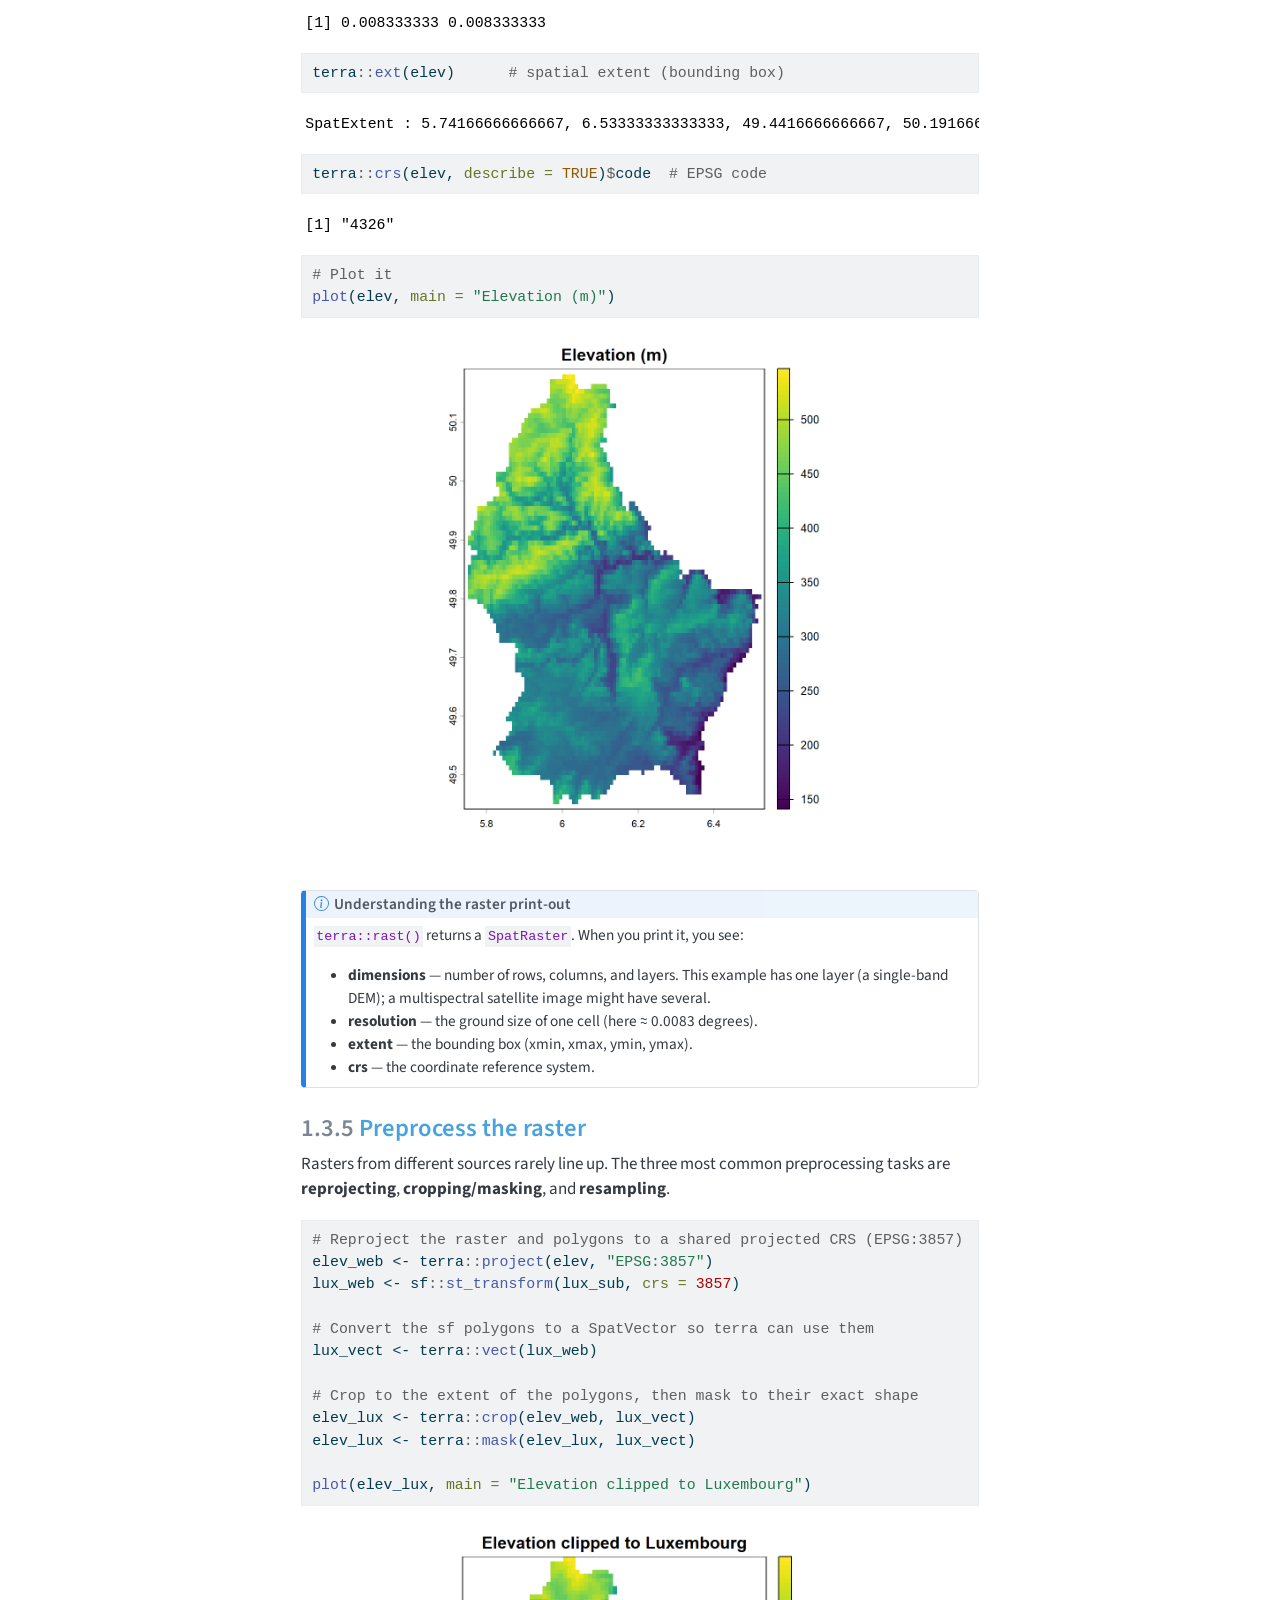
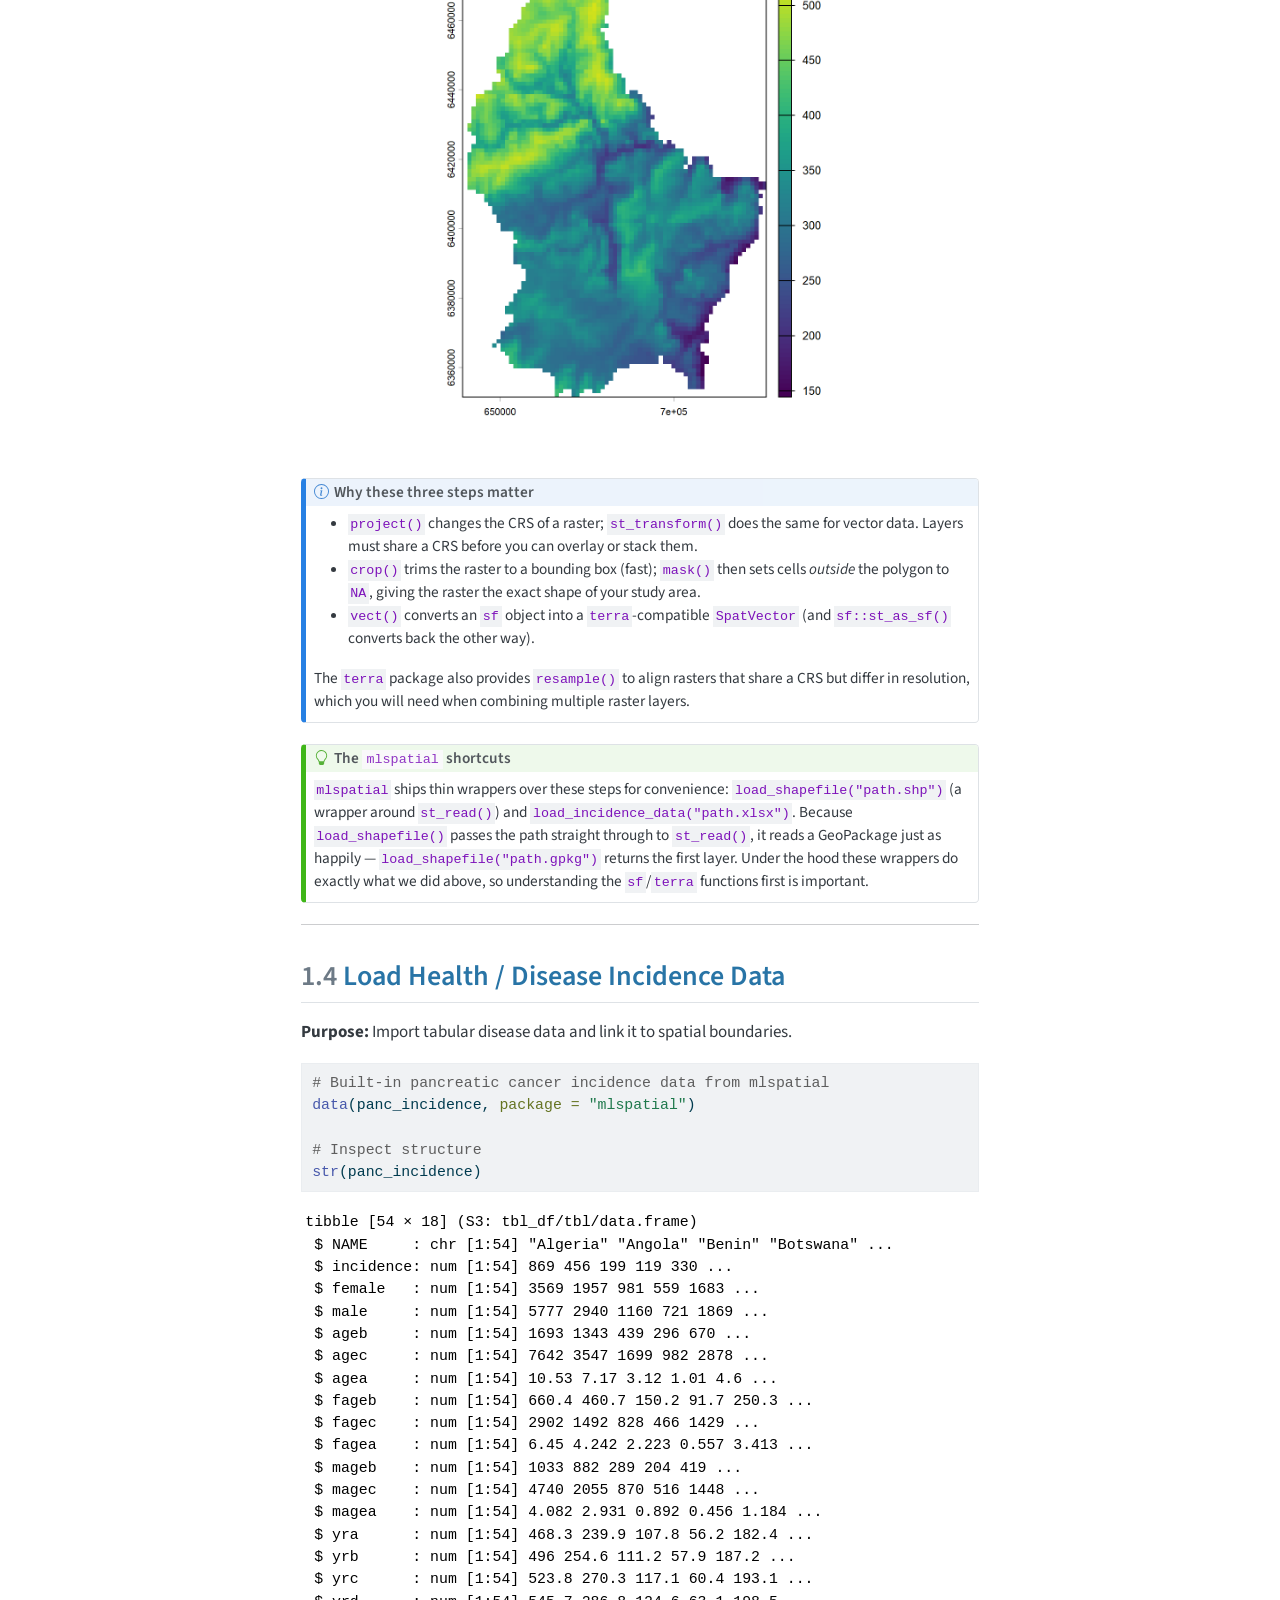
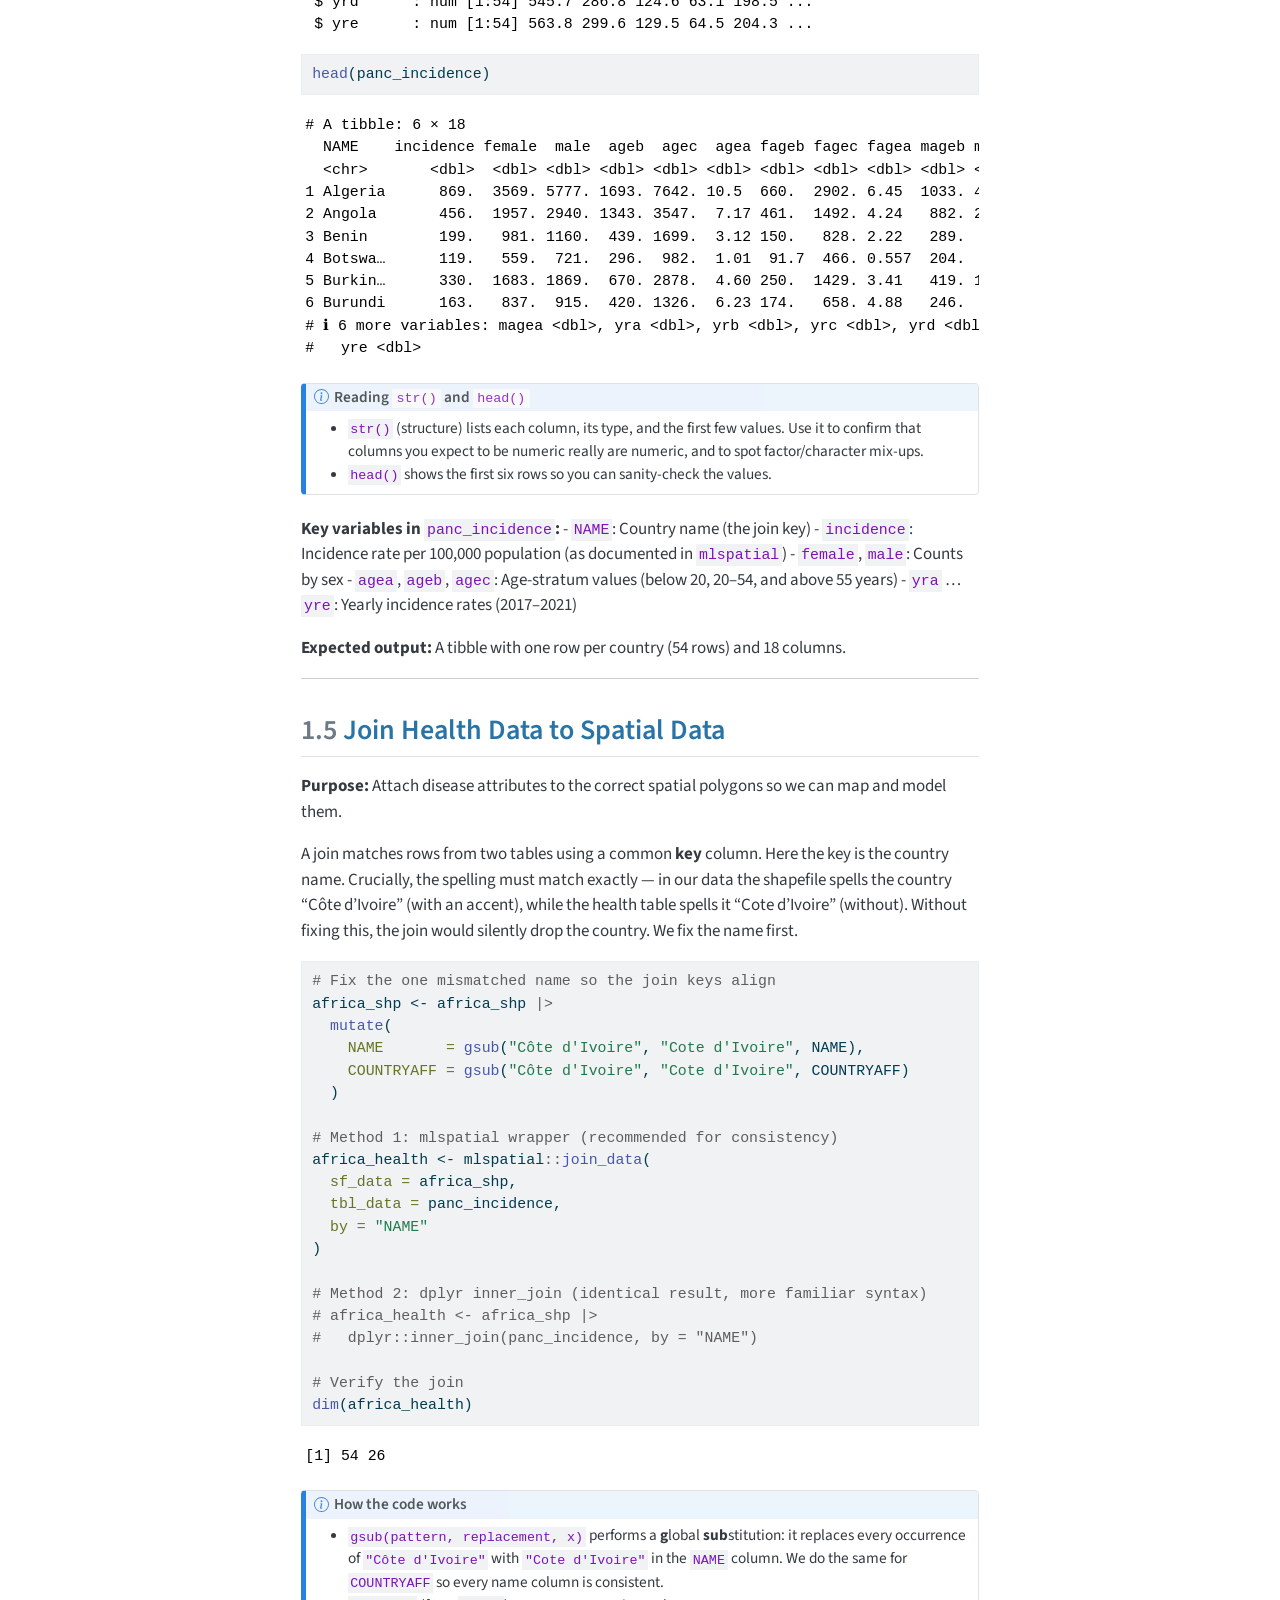
<file: 01-setup.html>
<!DOCTYPE html>
<html xmlns="http://www.w3.org/1999/xhtml" lang="en" xml:lang="en"><head>

<meta charset="utf-8">
<meta name="generator" content="quarto-1.9.38">

<meta name="viewport" content="width=device-width, initial-scale=1.0, user-scalable=yes">


<title>1&nbsp; Module 1: R Environment Setup and Spatial Data Import – Spatial Epidemiology in R: A Hands-On Tutorial</title>
<style>
/* Default styles provided by pandoc.
** See https://pandoc.org/MANUAL.html#variables-for-html for config info.
*/
code{white-space: pre-wrap;}
span.smallcaps{font-variant: small-caps;}
div.columns{display: flex; gap: min(4vw, 1.5em);}
div.column{flex: auto; overflow-x: auto;}
div.hanging-indent{margin-left: 1.5em; text-indent: -1.5em;}
ul.task-list{list-style: none;}
ul.task-list li input[type="checkbox"] {
  width: 0.8em;
  margin: 0 0.8em 0.2em -1em; /* quarto-specific, see https://github.com/quarto-dev/quarto-cli/issues/4556 */ 
  vertical-align: middle;
}
/* CSS for syntax highlighting */
html { -webkit-text-size-adjust: 100%; }
pre > code.sourceCode { white-space: pre; position: relative; }
pre > code.sourceCode > span { display: inline-block; line-height: 1.25; }
pre > code.sourceCode > span:empty { height: 1.2em; }
.sourceCode { overflow: visible; }
code.sourceCode > span { color: inherit; text-decoration: inherit; }
div.sourceCode { margin: 1em 0; }
pre.sourceCode { margin: 0; }
@media screen {
div.sourceCode { overflow: auto; }
}
@media print {
pre > code.sourceCode { white-space: pre-wrap; }
pre > code.sourceCode > span { text-indent: -5em; padding-left: 5em; }
}
pre.numberSource code
  { counter-reset: source-line 0; }
pre.numberSource code > span
  { position: relative; left: -4em; counter-increment: source-line; }
pre.numberSource code > span > a:first-child::before
  { content: counter(source-line);
    position: relative; left: -1em; text-align: right; vertical-align: baseline;
    border: none; display: inline-block;
    -webkit-touch-callout: none; -webkit-user-select: none;
    -khtml-user-select: none; -moz-user-select: none;
    -ms-user-select: none; user-select: none;
    padding: 0 4px; width: 4em;
  }
pre.numberSource { margin-left: 3em;  padding-left: 4px; }
div.sourceCode
  {   }
@media screen {
pre > code.sourceCode > span > a:first-child::before { text-decoration: underline; }
}
</style>


<script src="site_libs/quarto-nav/quarto-nav.js"></script>
<script src="site_libs/quarto-nav/headroom.min.js"></script>
<script src="site_libs/clipboard/clipboard.min.js"></script>
<script src="site_libs/quarto-search/autocomplete.umd.js"></script>
<script src="site_libs/quarto-search/fuse.min.js"></script>
<script src="site_libs/quarto-search/quarto-search.js"></script>
<meta name="quarto:offset" content="./">
<link href="./02-mapping.html" rel="next">
<link href="./index.html" rel="prev">
<link href="./Spat_epi.png" rel="icon" type="image/png">
<script src="site_libs/quarto-html/quarto.js" type="module"></script>
<script src="site_libs/quarto-html/tabsets/tabsets.js" type="module"></script>
<script src="site_libs/quarto-html/popper.min.js"></script>
<script src="site_libs/quarto-html/tippy.umd.min.js"></script>
<script src="site_libs/quarto-html/anchor.min.js"></script>
<link href="site_libs/quarto-html/tippy.css" rel="stylesheet">
<link href="site_libs/quarto-html/quarto-syntax-highlighting-15634bcf2e68342d4ad2dfa704d543f6.css" rel="stylesheet" id="quarto-text-highlighting-styles">
<script src="site_libs/bootstrap/bootstrap.min.js"></script>
<link href="site_libs/bootstrap/bootstrap-icons.css" rel="stylesheet">
<link href="site_libs/bootstrap/bootstrap-9e3e5b9121e68b3f077afb32f2c64d95.min.css" rel="stylesheet" append-hash="true" id="quarto-bootstrap" data-mode="light">
<script id="quarto-search-options" type="application/json">{
  "location": "sidebar",
  "copy-button": false,
  "collapse-after": 3,
  "panel-placement": "start",
  "type": "textbox",
  "limit": 50,
  "keyboard-shortcut": [
    "f",
    "/",
    "s"
  ],
  "show-item-context": false,
  "language": {
    "search-no-results-text": "No results",
    "search-matching-documents-text": "matching documents",
    "search-copy-link-title": "Copy link to search",
    "search-hide-matches-text": "Hide additional matches",
    "search-more-match-text": "more match in this document",
    "search-more-matches-text": "more matches in this document",
    "search-clear-button-title": "Clear",
    "search-text-placeholder": "",
    "search-detached-cancel-button-title": "Cancel",
    "search-submit-button-title": "Submit",
    "search-label": "Search"
  }
}</script>
<link rel="stylesheet" href="https://cdnjs.cloudflare.com/ajax/libs/font-awesome/6.4.0/css/all.min.css">


<link rel="stylesheet" href="styles.css">
</head>

<body class="nav-sidebar floating quarto-light">

<div id="quarto-search-results"></div>
  <header id="quarto-header" class="headroom fixed-top">
  <nav class="quarto-secondary-nav">
    <div class="container-fluid d-flex">
      <button type="button" class="quarto-btn-toggle btn" data-bs-toggle="collapse" role="button" data-bs-target=".quarto-sidebar-collapse-item" aria-controls="quarto-sidebar" aria-expanded="false" aria-label="Toggle sidebar navigation" onclick="if (window.quartoToggleHeadroom) { window.quartoToggleHeadroom(); }">
        <i class="bi bi-layout-text-sidebar-reverse"></i>
      </button>
        <nav class="quarto-page-breadcrumbs" aria-label="breadcrumb"><ol class="breadcrumb"><li class="breadcrumb-item"><a href="./01-setup.html"><span class="chapter-number">1</span>&nbsp; <span class="chapter-title">Module 1: R Environment Setup and Spatial Data Import</span></a></li></ol></nav>
        <a class="flex-grow-1" role="navigation" data-bs-toggle="collapse" data-bs-target=".quarto-sidebar-collapse-item" aria-controls="quarto-sidebar" aria-expanded="false" aria-label="Toggle sidebar navigation" onclick="if (window.quartoToggleHeadroom) { window.quartoToggleHeadroom(); }">      
        </a>
      <button type="button" class="btn quarto-search-button" aria-label="Search" onclick="window.quartoOpenSearch();">
        <i class="bi bi-search"></i>
      </button>
    </div>
  </nav>
</header>
<!-- content -->
<div id="quarto-content" class="quarto-container page-columns page-rows-contents page-layout-article">
<!-- sidebar -->
  <nav id="quarto-sidebar" class="sidebar collapse collapse-horizontal quarto-sidebar-collapse-item sidebar-navigation floating overflow-auto">
    <div class="pt-lg-2 mt-2 text-left sidebar-header">
    <div class="sidebar-title mb-0 py-0">
      <a href="./">Spatial Epidemiology in R: A Hands-On Tutorial</a> 
        <div class="sidebar-tools-main">
    <a href="https://github.com/gkagyen/spatial-epi-tutorial" title="Source Code" class="quarto-navigation-tool px-1" aria-label="Source Code"><i class="bi bi-github"></i></a>
  <a href="" class="quarto-reader-toggle quarto-navigation-tool px-1" onclick="window.quartoToggleReader(); return false;" title="Toggle reader mode">
  <div class="quarto-reader-toggle-btn">
  <i class="bi"></i>
  </div>
</a>
</div>
    </div>
      </div>
        <div class="mt-2 flex-shrink-0 align-items-center">
        <div class="sidebar-search">
        <div id="quarto-search" class="" title="Search"></div>
        </div>
        </div>
    <div class="sidebar-menu-container"> 
    <ul class="list-unstyled mt-1">
        <li class="sidebar-item">
  <div class="sidebar-item-container"> 
  <a href="./index.html" class="sidebar-item-text sidebar-link">
 <span class="menu-text">Welcome</span></a>
  </div>
</li>
        <li class="sidebar-item">
  <div class="sidebar-item-container"> 
  <a href="./01-setup.html" class="sidebar-item-text sidebar-link active">
 <span class="menu-text"><span class="chapter-number">1</span>&nbsp; <span class="chapter-title">Module 1: R Environment Setup and Spatial Data Import</span></span></a>
  </div>
</li>
        <li class="sidebar-item">
  <div class="sidebar-item-container"> 
  <a href="./02-mapping.html" class="sidebar-item-text sidebar-link">
 <span class="menu-text"><span class="chapter-number">2</span>&nbsp; <span class="chapter-title">Module 2: Disease Mapping in R</span></span></a>
  </div>
</li>
        <li class="sidebar-item">
  <div class="sidebar-item-container"> 
  <a href="./03-autocorrelation.html" class="sidebar-item-text sidebar-link">
 <span class="menu-text"><span class="chapter-number">3</span>&nbsp; <span class="chapter-title">Module 3: Spatial Autocorrelation and Cluster Analysis</span></span></a>
  </div>
</li>
        <li class="sidebar-item">
  <div class="sidebar-item-container"> 
  <a href="./04-regression.html" class="sidebar-item-text sidebar-link">
 <span class="menu-text"><span class="chapter-number">4</span>&nbsp; <span class="chapter-title">Module 4: Spatial Regression and Epidemiological Risk Factor Analysis</span></span></a>
  </div>
</li>
        <li class="sidebar-item">
  <div class="sidebar-item-container"> 
  <a href="./05-ml.html" class="sidebar-item-text sidebar-link">
 <span class="menu-text"><span class="chapter-number">5</span>&nbsp; <span class="chapter-title">Module 5: Machine Learning for Spatial Epidemiology (Showcasing <code>mlspatial</code>)</span></span></a>
  </div>
</li>
        <li class="sidebar-item">
  <div class="sidebar-item-container"> 
  <a href="./06-integration.html" class="sidebar-item-text sidebar-link">
 <span class="menu-text"><span class="chapter-number">6</span>&nbsp; <span class="chapter-title">Module 6: Integrated Application from Data to Decision</span></span></a>
  </div>
</li>
    </ul>
    </div>
</nav>
<div id="quarto-sidebar-glass" class="quarto-sidebar-collapse-item" data-bs-toggle="collapse" data-bs-target=".quarto-sidebar-collapse-item"></div>
<!-- margin-sidebar -->
    <div id="quarto-margin-sidebar" class="sidebar margin-sidebar">
        <nav id="TOC" role="doc-toc" class="toc-active">
    <h2 id="toc-title">Table of contents</h2>
   
  <ul>
  <li><a href="#sec-install" id="toc-sec-install" class="nav-link active" data-scroll-target="#sec-install"><span class="header-section-number">1.1</span> Install and Load R Packages</a></li>
  <li><a href="#sec-load-shp" id="toc-sec-load-shp" class="nav-link" data-scroll-target="#sec-load-shp"><span class="header-section-number">1.2</span> Load Administrative Boundary Data</a></li>
  <li><a href="#sec-import-own" id="toc-sec-import-own" class="nav-link" data-scroll-target="#sec-import-own"><span class="header-section-number">1.3</span> Importing Your Own Spatial Data</a>
  <ul class="collapse">
  <li><a href="#two-fundamental-data-models" id="toc-two-fundamental-data-models" class="nav-link" data-scroll-target="#two-fundamental-data-models">Two fundamental data models</a></li>
  <li><a href="#sec-import-vector" id="toc-sec-import-vector" class="nav-link" data-scroll-target="#sec-import-vector"><span class="header-section-number">1.3.1</span> Import a shapefile with <code>sf</code></a></li>
  <li><a href="#sec-import-gpkg" id="toc-sec-import-gpkg" class="nav-link" data-scroll-target="#sec-import-gpkg"><span class="header-section-number">1.3.2</span> Import a GeoPackage with <code>sf</code></a></li>
  <li><a href="#sec-tidy-vector" id="toc-sec-tidy-vector" class="nav-link" data-scroll-target="#sec-tidy-vector"><span class="header-section-number">1.3.3</span> Inspect and tidy the vector data</a></li>
  <li><a href="#sec-import-raster" id="toc-sec-import-raster" class="nav-link" data-scroll-target="#sec-import-raster"><span class="header-section-number">1.3.4</span> Import a raster with <code>terra</code></a></li>
  <li><a href="#sec-tidy-raster" id="toc-sec-tidy-raster" class="nav-link" data-scroll-target="#sec-tidy-raster"><span class="header-section-number">1.3.5</span> Preprocess the raster</a></li>
  </ul></li>
  <li><a href="#sec-load-health" id="toc-sec-load-health" class="nav-link" data-scroll-target="#sec-load-health"><span class="header-section-number">1.4</span> Load Health / Disease Incidence Data</a></li>
  <li><a href="#sec-join" id="toc-sec-join" class="nav-link" data-scroll-target="#sec-join"><span class="header-section-number">1.5</span> Join Health Data to Spatial Data</a></li>
  <li><a href="#sec-explore" id="toc-sec-explore" class="nav-link" data-scroll-target="#sec-explore"><span class="header-section-number">1.6</span> Explore the Joined Dataset</a></li>
  <li><a href="#sec-crs" id="toc-sec-crs" class="nav-link" data-scroll-target="#sec-crs"><span class="header-section-number">1.7</span> Coordinate Reference System (CRS) Management</a></li>
  <li><a href="#sec-m1-exercise" id="toc-sec-m1-exercise" class="nav-link" data-scroll-target="#sec-m1-exercise"><span class="header-section-number">1.8</span> Practical Exercise</a></li>
  <li><a href="#sec-m1-check" id="toc-sec-m1-check" class="nav-link" data-scroll-target="#sec-m1-check">Module 1 Checklist</a></li>
  </ul>
</nav>
    </div>
<!-- main -->
<main class="content" id="quarto-document-content">

<header id="title-block-header" class="quarto-title-block default">
<div class="quarto-title">
<div class="quarto-title-block"><div><h1 class="title"><span id="sec-module1" class="quarto-section-identifier"><span class="chapter-number">1</span>&nbsp; <span class="chapter-title">Module 1: R Environment Setup and Spatial Data Import</span></span></h1><button type="button" class="btn code-tools-button" id="quarto-code-tools-source"><i class="bi"></i> Code</button></div></div>
</div>



<div class="quarto-title-meta">

    
  
    <div>
    <div class="quarto-title-meta-heading">Modified</div>
    <div class="quarto-title-meta-contents">
      <p class="date-modified">September 27, 2026</p>
    </div>
  </div>
    
  </div>
  


</header>


<p>This module establishes your R spatial epidemiology toolkit and teaches you how to import, join, and inspect spatial and health data. By the end of this module, you will have a clean <code>sf</code> object ready for mapping and analysis.</p>
<p><strong>What you will learn</strong></p>
<ul>
<li>How to install and load the packages this tutorial relies on.</li>
<li>What a <em>shapefile</em>, a <em>GeoPackage</em>, and a <em>raster</em> are, and how to import all three into R using <code>sf</code> and <code>terra</code>.</li>
<li>Why the GeoPackage (<code>.gpkg</code>) format has largely replaced the legacy shapefile (<code>.shp</code>).</li>
<li>How to preprocess (tidy) spatial data before analysis.</li>
<li>How to join a table of health outcomes to spatial boundaries.</li>
<li>How to inspect and manage the coordinate reference system (CRS).</li>
</ul>
<p>A short note on <em>why</em> setup matters: most frustrating spatial errors — maps that look blank, points plotted in the wrong ocean, joins that silently drop countries — happen <em>before</em> any modelling. This module builds good habits that will save you hours later.</p>
<hr>
<section id="sec-install" class="level2" data-number="1.1">
<h2 data-number="1.1" class="anchored" data-anchor-id="sec-install"><span class="header-section-number">1.1</span> Install and Load R Packages</h2>
<p><strong>Purpose:</strong> Install and attach the core spatial epidemiology toolkit.</p>
<p>A <strong>package</strong> is a collection of R functions and data bundled together. Two steps are always involved:</p>
<ol type="1">
<li><strong>Install</strong> (once per machine): <code>install.packages()</code> downloads the package from a repository (CRAN by default) and stores it on your computer.</li>
<li><strong>Load</strong> (every session): <code>library()</code> attaches the package so its functions are available. You must re-load packages each time you start a new R session.</li>
</ol>
<p>The table below shows the packages we will use throughout this tutorial and their roles:</p>
<table class="caption-top table">
<colgroup>
<col style="width: 33%">
<col style="width: 33%">
<col style="width: 33%">
</colgroup>
<thead>
<tr class="header">
<th>Task</th>
<th>Package</th>
<th>Role</th>
</tr>
</thead>
<tbody>
<tr class="odd">
<td>Vector spatial data</td>
<td><code>sf</code></td>
<td>Simple features standard for polygons, points, lines</td>
</tr>
<tr class="even">
<td>Raster spatial data</td>
<td><code>terra</code></td>
<td>Fast raster extraction and processing</td>
</tr>
<tr class="odd">
<td>Thematic mapping</td>
<td><code>tmap</code>, <code>ggplot2</code></td>
<td>Static and interactive maps</td>
</tr>
<tr class="even">
<td>Data manipulation</td>
<td><code>dplyr</code>, <code>tidyr</code>, <code>readr</code></td>
<td>Tidy data wrangling</td>
</tr>
<tr class="odd">
<td>Spatial statistics</td>
<td><code>spdep</code></td>
<td>Neighbours, Moran’s I, Getis-Ord Gi*</td>
</tr>
<tr class="even">
<td>Geographically weighted regression</td>
<td><code>GWmodel</code></td>
<td>Local regression modelling</td>
</tr>
<tr class="odd">
<td>Integrated ML + mapping</td>
<td><code>mlspatial</code></td>
<td>Import, map, model, evaluate</td>
</tr>
<tr class="even">
<td>Machine learning engines</td>
<td><code>randomForest</code>, <code>xgboost</code>, <code>e1071</code>, <code>caret</code></td>
<td>RF, XGB, SVR algorithms</td>
</tr>
</tbody>
</table>
<div class="cell">
<div class="code-copy-outer-scaffold"><div class="sourceCode cell-code" id="cb1"><pre class="sourceCode r code-with-copy"><code class="sourceCode r"><span id="cb1-1"><a href="#cb1-1" aria-hidden="true" tabindex="-1"></a><span class="co"># Install any missing packages</span></span>
<span id="cb1-2"><a href="#cb1-2" aria-hidden="true" tabindex="-1"></a>pkgs <span class="ot">&lt;-</span> <span class="fu">c</span>(<span class="st">"sf"</span>, <span class="st">"terra"</span>, <span class="st">"tmap"</span>, <span class="st">"ggplot2"</span>, <span class="st">"dplyr"</span>, <span class="st">"tidyr"</span>, <span class="st">"readr"</span>,</span>
<span id="cb1-3"><a href="#cb1-3" aria-hidden="true" tabindex="-1"></a>          <span class="st">"spdep"</span>, <span class="st">"GWmodel"</span>, <span class="st">"mlspatial"</span>, <span class="st">"randomForest"</span>, <span class="st">"xgboost"</span>, </span>
<span id="cb1-4"><a href="#cb1-4" aria-hidden="true" tabindex="-1"></a>          <span class="st">"e1071"</span>, <span class="st">"caret"</span>, <span class="st">"knitr"</span>, <span class="st">"rmarkdown"</span>)</span>
<span id="cb1-5"><a href="#cb1-5" aria-hidden="true" tabindex="-1"></a></span>
<span id="cb1-6"><a href="#cb1-6" aria-hidden="true" tabindex="-1"></a>install_if_missing <span class="ot">&lt;-</span> <span class="cf">function</span>(p) {</span>
<span id="cb1-7"><a href="#cb1-7" aria-hidden="true" tabindex="-1"></a>  <span class="cf">if</span> (<span class="sc">!</span><span class="fu">require</span>(p, <span class="at">character.only =</span> <span class="cn">TRUE</span>, <span class="at">quietly =</span> <span class="cn">TRUE</span>)) {</span>
<span id="cb1-8"><a href="#cb1-8" aria-hidden="true" tabindex="-1"></a>    <span class="fu">install.packages</span>(p, <span class="at">repos =</span> <span class="st">"https://cloud.r-project.org/"</span>)</span>
<span id="cb1-9"><a href="#cb1-9" aria-hidden="true" tabindex="-1"></a>    <span class="fu">library</span>(p, <span class="at">character.only =</span> <span class="cn">TRUE</span>)</span>
<span id="cb1-10"><a href="#cb1-10" aria-hidden="true" tabindex="-1"></a>  }</span>
<span id="cb1-11"><a href="#cb1-11" aria-hidden="true" tabindex="-1"></a>}</span>
<span id="cb1-12"><a href="#cb1-12" aria-hidden="true" tabindex="-1"></a><span class="fu">invisible</span>(<span class="fu">sapply</span>(pkgs, install_if_missing))</span></code></pre></div><button title="Copy to Clipboard" class="code-copy-button"><i class="bi"></i></button></div>
</div>
<div class="callout callout-style-default callout-note callout-titled">
<div class="callout-header d-flex align-content-center">
<div class="callout-icon-container">
<i class="callout-icon"></i>
</div>
<div class="callout-title-container flex-fill">
<span class="screen-reader-only">Note</span>How this code works
</div>
</div>
<div class="callout-body-container callout-body">
<p>The helper function avoids re-installing packages you already have:</p>
<ul>
<li><code>pkgs &lt;- c(...)</code> creates a <em>character vector</em> of package names.</li>
<li><code>install_if_missing &lt;- function(p)</code> defines a function taking one package name <code>p</code>.</li>
<li><code>require(p, character.only = TRUE, quietly = TRUE)</code> tries to load the package. It returns <code>TRUE</code> if the package is available and <code>FALSE</code> if not — importantly, it does <strong>not</strong> stop with an error like <code>library()</code> would.</li>
<li><code>!require(...)</code> therefore means “the package is <em>not</em> available”. When that is true, we install it and then load it.</li>
<li><code>character.only = TRUE</code> tells <code>require()</code>/<code>library()</code> to treat <code>p</code> as a <em>value</em> (a string like <code>"sf"</code>) rather than as a literal name. Without it, R would look for a package literally called <code>p</code>.</li>
<li><code>sapply(pkgs, install_if_missing)</code> applies the function to every element of <code>pkgs</code> in turn (a one-line loop).</li>
<li><code>invisible()</code> hides the output of <code>sapply()</code>, keeping the console tidy.</li>
</ul>
<p>You can run the same logic more manually for a single package:</p>
<div class="code-copy-outer-scaffold"><div class="sourceCode" id="cb2"><pre class="sourceCode r code-with-copy"><code class="sourceCode r"><span id="cb2-1"><a href="#cb2-1" aria-hidden="true" tabindex="-1"></a><span class="fu">install.packages</span>(<span class="st">"sf"</span>)</span>
<span id="cb2-2"><a href="#cb2-2" aria-hidden="true" tabindex="-1"></a><span class="fu">library</span>(sf)</span></code></pre></div><button title="Copy to Clipboard" class="code-copy-button"><i class="bi"></i></button></div>
</div>
</div>
<div class="callout callout-style-default callout-tip callout-titled">
<div class="callout-header d-flex align-content-center">
<div class="callout-icon-container">
<i class="callout-icon"></i>
</div>
<div class="callout-title-container flex-fill">
<span class="screen-reader-only">Tip</span>Speed Tip
</div>
</div>
<div class="callout-body-container callout-body">
<p>If you are on a slow internet connection, install packages one at a time and restart RStudio after each batch of 3–4 packages.</p>
</div>
</div>
<p><strong>Expected output:</strong> All packages load without error. <code>mlspatial</code> should be version ≥ 0.1.0.</p>
<hr>
</section>
<section id="sec-load-shp" class="level2" data-number="1.2">
<h2 data-number="1.2" class="anchored" data-anchor-id="sec-load-shp"><span class="header-section-number">1.2</span> Load Administrative Boundary Data</h2>
<p><strong>Purpose:</strong> Import polygon shapefiles representing administrative regions.</p>
<p>We demonstrate two approaches: (a) built-in data from <code>mlspatial</code> (fastest for learning), and (b) <code>sf::st_read()</code> for your own shapefiles. The second approach is expanded in the next section.</p>
<div class="cell">
<div class="code-copy-outer-scaffold"><div class="sourceCode cell-code" id="cb3"><pre class="sourceCode r code-with-copy"><code class="sourceCode r"><span id="cb3-1"><a href="#cb3-1" aria-hidden="true" tabindex="-1"></a><span class="co"># Approach A: Built-in Africa shapefile from mlspatial</span></span>
<span id="cb3-2"><a href="#cb3-2" aria-hidden="true" tabindex="-1"></a><span class="fu">data</span>(africa_shp, <span class="at">package =</span> <span class="st">"mlspatial"</span>)</span>
<span id="cb3-3"><a href="#cb3-3" aria-hidden="true" tabindex="-1"></a></span>
<span id="cb3-4"><a href="#cb3-4" aria-hidden="true" tabindex="-1"></a><span class="co"># Inspect the object</span></span>
<span id="cb3-5"><a href="#cb3-5" aria-hidden="true" tabindex="-1"></a><span class="fu">class</span>(africa_shp)</span></code></pre></div><button title="Copy to Clipboard" class="code-copy-button"><i class="bi"></i></button></div>
<div class="cell-output cell-output-stdout">
<pre><code>[1] "sf"         "data.frame"</code></pre>
</div>
<div class="code-copy-outer-scaffold"><div class="sourceCode cell-code" id="cb5"><pre class="sourceCode r code-with-copy"><code class="sourceCode r"><span id="cb5-1"><a href="#cb5-1" aria-hidden="true" tabindex="-1"></a><span class="fu">dim</span>(africa_shp)</span></code></pre></div><button title="Copy to Clipboard" class="code-copy-button"><i class="bi"></i></button></div>
<div class="cell-output cell-output-stdout">
<pre><code>[1] 54  9</code></pre>
</div>
<div class="code-copy-outer-scaffold"><div class="sourceCode cell-code" id="cb7"><pre class="sourceCode r code-with-copy"><code class="sourceCode r"><span id="cb7-1"><a href="#cb7-1" aria-hidden="true" tabindex="-1"></a><span class="co"># Approach B: Import your own shapefile (commented out)</span></span>
<span id="cb7-2"><a href="#cb7-2" aria-hidden="true" tabindex="-1"></a><span class="co"># ghana_regions &lt;- sf::st_read("path/to/ghana_regions.shp")</span></span></code></pre></div><button title="Copy to Clipboard" class="code-copy-button"><i class="bi"></i></button></div>
</div>
<div class="callout callout-style-default callout-note callout-titled">
<div class="callout-header d-flex align-content-center">
<div class="callout-icon-container">
<i class="callout-icon"></i>
</div>
<div class="callout-title-container flex-fill">
<span class="screen-reader-only">Note</span>Understanding the <code>sf</code> object
</div>
</div>
<div class="callout-body-container callout-body">
<p><code>africa_shp</code> is an <code>sf</code> (simple features) object. It is essentially a normal <strong>data frame</strong> with one special extra column, <code>geometry</code>, that stores the spatial coordinates of each feature. This is why <code>class()</code> prints both <code>"sf"</code> and <code>"data.frame"</code>: you get all the familiar data-frame tools (filtering, summarising, joining) <em>plus</em> spatial tools.</p>
<ul>
<li>Each <strong>row</strong> is one feature (here, one country).</li>
<li>Each <strong>column</strong> other than <code>geometry</code> is an <em>attribute</em> (e.g.&nbsp;country name, population).</li>
<li><code>dim()</code> returns 54 rows (54 African countries) and 9 columns, one of which is <code>geometry</code>.</li>
</ul>
</div>
</div>
<p><strong>Key parameters of <code>st_read()</code>:</strong> - <code>dsn</code> (data source name): the path to the file or folder containing the data — a local file, a directory, a zipped shapefile, or a URL. - <code>layer</code>: the layer name; needed whenever the source holds more than one layer (a GeoPackage, a File Geodatabase, or a folder of shapefiles). Supply it explicitly for <code>.gpkg</code> files. - <code>quiet = TRUE</code> suppresses progress messages.</p>
<p><strong>Expected output:</strong> <code>africa_shp</code> is an <code>sf</code> data frame with a <code>geometry</code> column and attribute columns (including <code>NAME</code>).</p>
<hr>
</section>
<section id="sec-import-own" class="level2" data-number="1.3">
<h2 data-number="1.3" class="anchored" data-anchor-id="sec-import-own"><span class="header-section-number">1.3</span> Importing Your Own Spatial Data</h2>
<p><strong>Purpose:</strong> Read an external shapefile, GeoPackage, or raster into R and prepare (tidy) them for analysis. This is the skill you need once you move from the bundled example data to your own project.</p>
<section id="two-fundamental-data-models" class="level3 unnumbered">
<h3 class="unnumbered anchored" data-anchor-id="two-fundamental-data-models">Two fundamental data models</h3>
<p>Spatial data comes in two flavours, and R uses a different package for each:</p>
<table class="caption-top table">
<colgroup>
<col style="width: 25%">
<col style="width: 25%">
<col style="width: 25%">
<col style="width: 25%">
</colgroup>
<thead>
<tr class="header">
<th>Model</th>
<th>What it stores</th>
<th>Package</th>
<th>Example</th>
</tr>
</thead>
<tbody>
<tr class="odd">
<td><strong>Vector</strong></td>
<td>Discrete features as points, lines, or polygons (with attribute tables)</td>
<td><code>sf</code></td>
<td>Admin boundaries, health facilities, roads</td>
</tr>
<tr class="even">
<td><strong>Raster</strong></td>
<td>A continuous grid of cells (pixels), each holding a value</td>
<td><code>terra</code></td>
<td>Elevation, temperature, land cover, rainfall</td>
</tr>
</tbody>
</table>
<p>A <strong>shapefile</strong> is a <em>vector</em> format. Despite the <code>.shp</code> extension, it is actually several files that must travel together — <code>.shp</code> (geometry), <code>.dbf</code> (attribute table), <code>.shx</code> (spatial index), and <code>.prj</code> (the CRS definition). If you move only the <code>.shp</code> file, the data will not open.</p>
<p>A <strong>GeoPackage</strong> (<code>.gpkg</code>) is the modern container for the same kind of vector data: a <em>single</em> file, built on SQLite, that can hold several layers at once. It is covered in <em>Import a GeoPackage with <code>sf</code></em> below.</p>
<p>A <strong>raster</strong> file (commonly <code>.tif</code>/<code>.tiff</code>, from “GeoTIFF”) is a grid of cells. Each cell covers a fixed area and holds a single value, which is why rasters are ideal for continuous surfaces such as elevation or climate.</p>
</section>
<section id="sec-import-vector" class="level3" data-number="1.3.1">
<h3 data-number="1.3.1" class="anchored" data-anchor-id="sec-import-vector"><span class="header-section-number">1.3.1</span> Import a shapefile with <code>sf</code></h3>
<p>We use a small shapefile that ships with the <code>terra</code> package (the 12 cantons of Luxembourg). Replace the path with your own <code>.shp</code> file if you want to import your own data.</p>
<div class="cell">
<div class="code-copy-outer-scaffold"><div class="sourceCode cell-code" id="cb8"><pre class="sourceCode r code-with-copy"><code class="sourceCode r"><span id="cb8-1"><a href="#cb8-1" aria-hidden="true" tabindex="-1"></a><span class="co"># Get the path to a built-in example shapefile</span></span>
<span id="cb8-2"><a href="#cb8-2" aria-hidden="true" tabindex="-1"></a>shp_path <span class="ot">&lt;-</span> <span class="fu">system.file</span>(<span class="st">"ex/lux.shp"</span>, <span class="at">package =</span> <span class="st">"terra"</span>)</span>
<span id="cb8-3"><a href="#cb8-3" aria-hidden="true" tabindex="-1"></a>shp_path</span></code></pre></div><button title="Copy to Clipboard" class="code-copy-button"><i class="bi"></i></button></div>
<div class="cell-output cell-output-stdout">
<pre><code>[1] "C:/Users/gkagyen/AppData/Local/R/win-library/4.5/terra/ex/lux.shp"</code></pre>
</div>
<div class="code-copy-outer-scaffold"><div class="sourceCode cell-code" id="cb10"><pre class="sourceCode r code-with-copy"><code class="sourceCode r"><span id="cb10-1"><a href="#cb10-1" aria-hidden="true" tabindex="-1"></a><span class="co"># Read it into R as an sf object</span></span>
<span id="cb10-2"><a href="#cb10-2" aria-hidden="true" tabindex="-1"></a>lux <span class="ot">&lt;-</span> sf<span class="sc">::</span><span class="fu">st_read</span>(shp_path, <span class="at">quiet =</span> <span class="cn">TRUE</span>)</span>
<span id="cb10-3"><a href="#cb10-3" aria-hidden="true" tabindex="-1"></a></span>
<span id="cb10-4"><a href="#cb10-4" aria-hidden="true" tabindex="-1"></a><span class="co"># Quick look</span></span>
<span id="cb10-5"><a href="#cb10-5" aria-hidden="true" tabindex="-1"></a><span class="fu">class</span>(lux)</span></code></pre></div><button title="Copy to Clipboard" class="code-copy-button"><i class="bi"></i></button></div>
<div class="cell-output cell-output-stdout">
<pre><code>[1] "sf"         "data.frame"</code></pre>
</div>
<div class="code-copy-outer-scaffold"><div class="sourceCode cell-code" id="cb12"><pre class="sourceCode r code-with-copy"><code class="sourceCode r"><span id="cb12-1"><a href="#cb12-1" aria-hidden="true" tabindex="-1"></a><span class="fu">nrow</span>(lux)</span></code></pre></div><button title="Copy to Clipboard" class="code-copy-button"><i class="bi"></i></button></div>
<div class="cell-output cell-output-stdout">
<pre><code>[1] 12</code></pre>
</div>
</div>
<div class="callout callout-style-default callout-note callout-titled">
<div class="callout-header d-flex align-content-center">
<div class="callout-icon-container">
<i class="callout-icon"></i>
</div>
<div class="callout-title-container flex-fill">
<span class="screen-reader-only">Note</span>How <code>st_read()</code> works
</div>
</div>
<div class="callout-body-container callout-body">
<p><code>st_read()</code> is the single most important function for vector data. Give it a file path and it returns an <code>sf</code> object, automatically reading the geometry, the attribute table, and the CRS from the accompanying files.</p>
<ul>
<li><code>dsn</code> is the path (here passed positionally as <code>shp_path</code>).</li>
<li><code>quiet = TRUE</code> silences the layer/feature progress report.</li>
</ul>
</div>
</div>
</section>
<section id="sec-import-gpkg" class="level3" data-number="1.3.2">
<h3 data-number="1.3.2" class="anchored" data-anchor-id="sec-import-gpkg"><span class="header-section-number">1.3.2</span> Import a GeoPackage with <code>sf</code></h3>
<p>A <strong>GeoPackage</strong> (<code>.gpkg</code>) is an open standard (OGC) container built on SQLite. It stores one or more spatial layers in a <em>single</em> file, so there are no sidecar files to lose. The <code>sf</code> package ships real GeoPackages in its <code>gpkg/</code> folder, so there is nothing to download: we use the 100 North Carolina counties in <code>nc.gpkg</code>. Conveniently, the identical dataset also ships as a shapefile, so we can compare the two formats on the same data.</p>
<div class="cell">
<div class="code-copy-outer-scaffold"><div class="sourceCode cell-code" id="cb14"><pre class="sourceCode r code-with-copy"><code class="sourceCode r"><span id="cb14-1"><a href="#cb14-1" aria-hidden="true" tabindex="-1"></a><span class="co"># Path to a GeoPackage that ships with sf (100 North Carolina counties)</span></span>
<span id="cb14-2"><a href="#cb14-2" aria-hidden="true" tabindex="-1"></a>gpkg_path <span class="ot">&lt;-</span> <span class="fu">system.file</span>(<span class="st">"gpkg/nc.gpkg"</span>, <span class="at">package =</span> <span class="st">"sf"</span>)</span>
<span id="cb14-3"><a href="#cb14-3" aria-hidden="true" tabindex="-1"></a><span class="fu">basename</span>(gpkg_path)</span></code></pre></div><button title="Copy to Clipboard" class="code-copy-button"><i class="bi"></i></button></div>
<div class="cell-output cell-output-stdout">
<pre><code>[1] "nc.gpkg"</code></pre>
</div>
<div class="code-copy-outer-scaffold"><div class="sourceCode cell-code" id="cb16"><pre class="sourceCode r code-with-copy"><code class="sourceCode r"><span id="cb16-1"><a href="#cb16-1" aria-hidden="true" tabindex="-1"></a><span class="co"># Inspect the container before reading: layers, geometry, features, CRS</span></span>
<span id="cb16-2"><a href="#cb16-2" aria-hidden="true" tabindex="-1"></a>sf<span class="sc">::</span><span class="fu">st_layers</span>(gpkg_path)</span></code></pre></div><button title="Copy to Clipboard" class="code-copy-button"><i class="bi"></i></button></div>
<div class="cell-output cell-output-stdout">
<pre><code>Driver: GPKG 
Available layers:
  layer_name geometry_type features fields crs_name
1    nc.gpkg Multi Polygon      100     14    NAD27</code></pre>
</div>
<div class="code-copy-outer-scaffold"><div class="sourceCode cell-code" id="cb18"><pre class="sourceCode r code-with-copy"><code class="sourceCode r"><span id="cb18-1"><a href="#cb18-1" aria-hidden="true" tabindex="-1"></a><span class="co"># Read the layer into R as an sf object</span></span>
<span id="cb18-2"><a href="#cb18-2" aria-hidden="true" tabindex="-1"></a>nc_gpkg <span class="ot">&lt;-</span> sf<span class="sc">::</span><span class="fu">st_read</span>(gpkg_path, <span class="at">quiet =</span> <span class="cn">TRUE</span>)</span>
<span id="cb18-3"><a href="#cb18-3" aria-hidden="true" tabindex="-1"></a></span>
<span id="cb18-4"><a href="#cb18-4" aria-hidden="true" tabindex="-1"></a><span class="co"># The same dataset also ships as a shapefile...</span></span>
<span id="cb18-5"><a href="#cb18-5" aria-hidden="true" tabindex="-1"></a>nc_shp <span class="ot">&lt;-</span> sf<span class="sc">::</span><span class="fu">st_read</span>(<span class="fu">system.file</span>(<span class="st">"shape/nc.shp"</span>, <span class="at">package =</span> <span class="st">"sf"</span>), <span class="at">quiet =</span> <span class="cn">TRUE</span>)</span>
<span id="cb18-6"><a href="#cb18-6" aria-hidden="true" tabindex="-1"></a></span>
<span id="cb18-7"><a href="#cb18-7" aria-hidden="true" tabindex="-1"></a><span class="co"># ...so the two formats can be compared directly</span></span>
<span id="cb18-8"><a href="#cb18-8" aria-hidden="true" tabindex="-1"></a><span class="fu">class</span>(nc_gpkg)</span></code></pre></div><button title="Copy to Clipboard" class="code-copy-button"><i class="bi"></i></button></div>
<div class="cell-output cell-output-stdout">
<pre><code>[1] "sf"         "data.frame"</code></pre>
</div>
<div class="code-copy-outer-scaffold"><div class="sourceCode cell-code" id="cb20"><pre class="sourceCode r code-with-copy"><code class="sourceCode r"><span id="cb20-1"><a href="#cb20-1" aria-hidden="true" tabindex="-1"></a><span class="fu">dim</span>(nc_gpkg)</span></code></pre></div><button title="Copy to Clipboard" class="code-copy-button"><i class="bi"></i></button></div>
<div class="cell-output cell-output-stdout">
<pre><code>[1] 100  15</code></pre>
</div>
<div class="code-copy-outer-scaffold"><div class="sourceCode cell-code" id="cb22"><pre class="sourceCode r code-with-copy"><code class="sourceCode r"><span id="cb22-1"><a href="#cb22-1" aria-hidden="true" tabindex="-1"></a>sf<span class="sc">::</span><span class="fu">st_crs</span>(nc_gpkg)<span class="sc">$</span>epsg</span></code></pre></div><button title="Copy to Clipboard" class="code-copy-button"><i class="bi"></i></button></div>
<div class="cell-output cell-output-stdout">
<pre><code>[1] 4267</code></pre>
</div>
<div class="code-copy-outer-scaffold"><div class="sourceCode cell-code" id="cb24"><pre class="sourceCode r code-with-copy"><code class="sourceCode r"><span id="cb24-1"><a href="#cb24-1" aria-hidden="true" tabindex="-1"></a><span class="co"># The geometry column keeps whatever name the file itself declares</span></span>
<span id="cb24-2"><a href="#cb24-2" aria-hidden="true" tabindex="-1"></a><span class="fu">names</span>(nc_gpkg)[<span class="fu">ncol</span>(nc_gpkg)]   <span class="co"># "geom"</span></span></code></pre></div><button title="Copy to Clipboard" class="code-copy-button"><i class="bi"></i></button></div>
<div class="cell-output cell-output-stdout">
<pre><code>[1] "geom"</code></pre>
</div>
<div class="code-copy-outer-scaffold"><div class="sourceCode cell-code" id="cb26"><pre class="sourceCode r code-with-copy"><code class="sourceCode r"><span id="cb26-1"><a href="#cb26-1" aria-hidden="true" tabindex="-1"></a><span class="fu">names</span>(nc_shp)[<span class="fu">ncol</span>(nc_shp)]     <span class="co"># "geometry"</span></span></code></pre></div><button title="Copy to Clipboard" class="code-copy-button"><i class="bi"></i></button></div>
<div class="cell-output cell-output-stdout">
<pre><code>[1] "geometry"</code></pre>
</div>
<div class="code-copy-outer-scaffold"><div class="sourceCode cell-code" id="cb28"><pre class="sourceCode r code-with-copy"><code class="sourceCode r"><span id="cb28-1"><a href="#cb28-1" aria-hidden="true" tabindex="-1"></a><span class="co"># The attribute tables are identical</span></span>
<span id="cb28-2"><a href="#cb28-2" aria-hidden="true" tabindex="-1"></a><span class="fu">identical</span>(</span>
<span id="cb28-3"><a href="#cb28-3" aria-hidden="true" tabindex="-1"></a>  sf<span class="sc">::</span><span class="fu">st_drop_geometry</span>(nc_gpkg)[<span class="fu">order</span>(nc_gpkg<span class="sc">$</span>FIPS), ],</span>
<span id="cb28-4"><a href="#cb28-4" aria-hidden="true" tabindex="-1"></a>  sf<span class="sc">::</span><span class="fu">st_drop_geometry</span>(nc_shp)[<span class="fu">order</span>(nc_shp<span class="sc">$</span>FIPS), ]</span>
<span id="cb28-5"><a href="#cb28-5" aria-hidden="true" tabindex="-1"></a>)</span></code></pre></div><button title="Copy to Clipboard" class="code-copy-button"><i class="bi"></i></button></div>
<div class="cell-output cell-output-stdout">
<pre><code>[1] TRUE</code></pre>
</div>
</div>
<p>Either way <code>st_read()</code> returns an <code>sf</code> object, so the choice of format changes how the data is stored, not how you analyse it.</p>
<p>A GeoPackage can also hold layers with <strong>no geometry at all</strong> — it is a SQLite database first and a spatial format second.</p>
<div class="cell">
<div class="code-copy-outer-scaffold"><div class="sourceCode cell-code" id="cb30"><pre class="sourceCode r code-with-copy"><code class="sourceCode r"><span id="cb30-1"><a href="#cb30-1" aria-hidden="true" tabindex="-1"></a><span class="co"># A geometry-free layer comes back as a plain data frame</span></span>
<span id="cb30-2"><a href="#cb30-2" aria-hidden="true" tabindex="-1"></a>nosp <span class="ot">&lt;-</span> sf<span class="sc">::</span><span class="fu">st_read</span>(<span class="fu">system.file</span>(<span class="st">"gpkg/nospatial.gpkg"</span>, <span class="at">package =</span> <span class="st">"sf"</span>), <span class="at">quiet =</span> <span class="cn">TRUE</span>)</span>
<span id="cb30-3"><a href="#cb30-3" aria-hidden="true" tabindex="-1"></a><span class="fu">class</span>(nosp)</span></code></pre></div><button title="Copy to Clipboard" class="code-copy-button"><i class="bi"></i></button></div>
<div class="cell-output cell-output-stdout">
<pre><code>[1] "data.frame"</code></pre>
</div>
</div>
<div class="callout callout-style-default callout-note callout-titled">
<div class="callout-header d-flex align-content-center">
<div class="callout-icon-container">
<i class="callout-icon"></i>
</div>
<div class="callout-title-container flex-fill">
<span class="screen-reader-only">Note</span>How <code>st_layers()</code> and <code>st_read()</code> work with a GeoPackage
</div>
</div>
<div class="callout-body-container callout-body">
<ul>
<li><code>system.file("gpkg/nc.gpkg", package = "sf")</code> builds the path to a file inside the installed <code>sf</code> package. These examples live in <code>gpkg/</code>, not the more usual <code>extdata/</code>, so the subfolder must be named explicitly.</li>
<li><code>st_layers()</code> queries the container and reports every layer with its geometry type, feature count, field count, and CRS. Run it whenever you receive an unfamiliar <code>.gpkg</code> — the file name tells you nothing about how many layers are inside.</li>
<li><code>st_read(gpkg_path)</code> returns an <code>sf</code> object. When a GeoPackage holds more than one layer you must name the one you want with <code>layer = "..."</code>; otherwise <code>st_read()</code> silently returns the <em>first</em> layer, which may not be the one you intended.</li>
<li><code>st_drop_geometry()</code> strips the geometry and returns a plain data frame, which is why <code>identical()</code> can compare the two attribute tables directly. The <code>order()</code> calls align the rows by <code>FIPS</code> first, because the two files store them in a different order.</li>
<li>The geometry column is named by the file rather than hard-coded: this GeoPackage layer calls it <code>geom</code>, whereas <code>st_read()</code> always names a shapefile’s geometry column <code>geometry</code>. Both are ordinary <code>sf</code> objects.</li>
<li>Nothing here is GeoPackage-specific: <code>st_read()</code> delegates to GDAL, so the same call reads <code>.gpkg</code>, <code>.shp</code>, <code>.geojson</code>, <code>.gdb</code>, and dozens of other formats. Only <code>dsn</code> changes.</li>
</ul>
</div>
</div>
<div class="callout callout-style-default callout-note callout-titled">
<div class="callout-header d-flex align-content-center">
<div class="callout-icon-container">
<i class="callout-icon"></i>
</div>
<div class="callout-title-container flex-fill">
<span class="screen-reader-only">Note</span>Why <code>.gpkg</code> is more modern than <code>.shp</code>
</div>
</div>
<div class="callout-body-container callout-body">
<p>The ESRI Shapefile dates from the early 1990s and carries known design limitations. A GeoPackage is a single, open, relational container that avoids most of them:</p>
<table class="caption-top table">
<colgroup>
<col style="width: 33%">
<col style="width: 33%">
<col style="width: 33%">
</colgroup>
<thead>
<tr class="header">
<th>Feature</th>
<th><code>.shp</code> (shapefile)</th>
<th><code>.gpkg</code> (GeoPackage)</th>
</tr>
</thead>
<tbody>
<tr class="odd">
<td>Files on disk</td>
<td>A mandatory trio (<code>.shp</code>, <code>.shx</code>, <code>.dbf</code>) plus sidecars (<code>.prj</code>, <code>.cpg</code>, …)</td>
<td>One file</td>
</tr>
<tr class="even">
<td>Layers per file</td>
<td>One</td>
<td>Many</td>
</tr>
<tr class="odd">
<td>Field name length</td>
<td>Truncated to 10 characters</td>
<td>Up to 255 characters</td>
</tr>
<tr class="even">
<td>Field types</td>
<td>Limited; no true dates, no 64-bit integers</td>
<td>Full SQLite type system</td>
</tr>
<tr class="odd">
<td>Geometry types</td>
<td>One type per file</td>
<td>Mixable, multiple geometry columns</td>
</tr>
<tr class="even">
<td>Missing values</td>
<td>No true <code>NULL</code>; blank numerics often arrive as <code>0</code></td>
<td><code>NULL</code> distinct from <code>0</code></td>
</tr>
<tr class="odd">
<td>File size</td>
<td>2 GB per component</td>
<td>No comparable practical ceiling</td>
</tr>
<tr class="even">
<td>Text encoding</td>
<td>Ambiguous, needs a <code>.cpg</code> file</td>
<td>UTF-8 by definition</td>
</tr>
<tr class="odd">
<td>Keys and indexes</td>
<td>None</td>
<td>Primary keys, constraints, spatial indexes</td>
</tr>
<tr class="even">
<td>Standard</td>
<td>De facto (ESRI)</td>
<td>Open (OGC / SQLite)</td>
</tr>
</tbody>
</table>
<p>Two of these bite spatial epidemiology directly. The <strong>10-character field name limit</strong> silently truncates columns: none of the <code>nc</code> fields are long enough to lose characters, but join keys and outcome names in your own data may be, and a truncated key drops records without warning. And with <strong>no true <code>NULL</code></strong>, a genuinely missing incidence rate may be stored and read back as <code>0</code>, deflating rates and pulling maps toward zero. GeoPackage also keeps the CRS inside the file, so a stray <code>.prj</code> cannot be lost in transit, and one file is far easier to version, checksum, and share than five.</p>
<p>In practice: use <code>.gpkg</code> for anything you control, but expect to meet <code>.shp</code> constantly in legacy data and in exports from older GIS software. <code>st_read()</code> handles both, so the mental cost of switching is one file path.</p>
</div>
</div>
<div class="callout callout-style-default callout-tip callout-titled">
<div class="callout-header d-flex align-content-center">
<div class="callout-icon-container">
<i class="callout-icon"></i>
</div>
<div class="callout-title-container flex-fill">
<span class="screen-reader-only">Tip</span>Where to find more GeoPackage examples
</div>
</div>
<div class="callout-body-container callout-body">
<p><code>sf</code> ships five more GeoPackages alongside <code>nc.gpkg</code>:</p>
<div class="code-copy-outer-scaffold"><div class="sourceCode" id="cb32"><pre class="sourceCode r code-with-copy"><code class="sourceCode r"><span id="cb32-1"><a href="#cb32-1" aria-hidden="true" tabindex="-1"></a><span class="fu">list.files</span>(<span class="fu">system.file</span>(<span class="st">"gpkg"</span>, <span class="at">package =</span> <span class="st">"sf"</span>))</span></code></pre></div><button title="Copy to Clipboard" class="code-copy-button"><i class="bi"></i></button></div>
<p>They are handy for practice, and <code>b_pump.gpkg</code> is a small piece of history — a single point in Soho, London (longitude -0.1367, latitude 51.5133) marking the Broad Street water pump whose removal ended John Snow’s 1854 cholera outbreak and helped establish epidemiology as a discipline.</p>
<p>When a data portal offers a choice, prefer <code>.gpkg</code>, then <code>.geojson</code>, then a zipped <code>.shp</code>. GeoJSON is also a single file and universally supported, but it is plain text, so it is much larger and slower than <code>.gpkg</code> for polygon layers. To convert a shapefile you already have, <code>sf::st_write(myshape, "out.gpkg")</code> is all it takes — no external GIS software required.</p>
</div>
</div>
</section>
<section id="sec-tidy-vector" class="level3" data-number="1.3.3">
<h3 data-number="1.3.3" class="anchored" data-anchor-id="sec-tidy-vector"><span class="header-section-number">1.3.3</span> Inspect and tidy the vector data</h3>
<p>Before analysis, check the object’s geometry type, CRS, and validity, and tidy up anything that will cause trouble later.</p>
<div class="cell">
<div class="code-copy-outer-scaffold"><div class="sourceCode cell-code" id="cb33"><pre class="sourceCode r code-with-copy"><code class="sourceCode r"><span id="cb33-1"><a href="#cb33-1" aria-hidden="true" tabindex="-1"></a><span class="co"># Geometry type and number of features</span></span>
<span id="cb33-2"><a href="#cb33-2" aria-hidden="true" tabindex="-1"></a>sf<span class="sc">::</span><span class="fu">st_geometry_type</span>(lux, <span class="at">by_geometry =</span> <span class="cn">FALSE</span>)</span></code></pre></div><button title="Copy to Clipboard" class="code-copy-button"><i class="bi"></i></button></div>
<div class="cell-output cell-output-stdout">
<pre><code>[1] POLYGON
18 Levels: GEOMETRY POINT LINESTRING POLYGON MULTIPOINT ... TRIANGLE</code></pre>
</div>
<div class="code-copy-outer-scaffold"><div class="sourceCode cell-code" id="cb35"><pre class="sourceCode r code-with-copy"><code class="sourceCode r"><span id="cb35-1"><a href="#cb35-1" aria-hidden="true" tabindex="-1"></a><span class="co"># Coordinate reference system (EPSG code)</span></span>
<span id="cb35-2"><a href="#cb35-2" aria-hidden="true" tabindex="-1"></a>sf<span class="sc">::</span><span class="fu">st_crs</span>(lux)</span></code></pre></div><button title="Copy to Clipboard" class="code-copy-button"><i class="bi"></i></button></div>
<div class="cell-output cell-output-stdout">
<pre><code>Coordinate Reference System:
  User input: WGS 84 
  wkt:
GEOGCRS["WGS 84",
    DATUM["World Geodetic System 1984",
        ELLIPSOID["WGS 84",6378137,298.257223563,
            LENGTHUNIT["metre",1]]],
    PRIMEM["Greenwich",0,
        ANGLEUNIT["degree",0.0174532925199433]],
    CS[ellipsoidal,2],
        AXIS["latitude",north,
            ORDER[1],
            ANGLEUNIT["degree",0.0174532925199433]],
        AXIS["longitude",east,
            ORDER[2],
            ANGLEUNIT["degree",0.0174532925199433]],
    ID["EPSG",4326]]</code></pre>
</div>
<div class="code-copy-outer-scaffold"><div class="sourceCode cell-code" id="cb37"><pre class="sourceCode r code-with-copy"><code class="sourceCode r"><span id="cb37-1"><a href="#cb37-1" aria-hidden="true" tabindex="-1"></a><span class="co"># Are all geometries valid? (FALSE means some need fixing)</span></span>
<span id="cb37-2"><a href="#cb37-2" aria-hidden="true" tabindex="-1"></a><span class="fu">all</span>(sf<span class="sc">::</span><span class="fu">st_is_valid</span>(lux))</span></code></pre></div><button title="Copy to Clipboard" class="code-copy-button"><i class="bi"></i></button></div>
<div class="cell-output cell-output-stdout">
<pre><code>[1] TRUE</code></pre>
</div>
<div class="code-copy-outer-scaffold"><div class="sourceCode cell-code" id="cb39"><pre class="sourceCode r code-with-copy"><code class="sourceCode r"><span id="cb39-1"><a href="#cb39-1" aria-hidden="true" tabindex="-1"></a><span class="co"># Fix any invalid geometries</span></span>
<span id="cb39-2"><a href="#cb39-2" aria-hidden="true" tabindex="-1"></a>lux <span class="ot">&lt;-</span> sf<span class="sc">::</span><span class="fu">st_make_valid</span>(lux)</span>
<span id="cb39-3"><a href="#cb39-3" aria-hidden="true" tabindex="-1"></a></span>
<span id="cb39-4"><a href="#cb39-4" aria-hidden="true" tabindex="-1"></a><span class="co"># Drop empty geometries (features with no coordinates)</span></span>
<span id="cb39-5"><a href="#cb39-5" aria-hidden="true" tabindex="-1"></a>lux <span class="ot">&lt;-</span> lux[<span class="sc">!</span>sf<span class="sc">::</span><span class="fu">st_is_empty</span>(lux), ]</span>
<span id="cb39-6"><a href="#cb39-6" aria-hidden="true" tabindex="-1"></a></span>
<span id="cb39-7"><a href="#cb39-7" aria-hidden="true" tabindex="-1"></a><span class="co"># Tidy column names: lower-case, underscores instead of spaces</span></span>
<span id="cb39-8"><a href="#cb39-8" aria-hidden="true" tabindex="-1"></a><span class="fu">names</span>(lux) <span class="ot">&lt;-</span> <span class="fu">gsub</span>(<span class="st">"[[:space:]]+"</span>, <span class="st">"_"</span>, <span class="fu">tolower</span>(<span class="fu">names</span>(lux)))</span>
<span id="cb39-9"><a href="#cb39-9" aria-hidden="true" tabindex="-1"></a><span class="fu">names</span>(lux)</span></code></pre></div><button title="Copy to Clipboard" class="code-copy-button"><i class="bi"></i></button></div>
<div class="cell-output cell-output-stdout">
<pre><code>[1] "id_1"     "name_1"   "id_2"     "name_2"   "area"     "pop"      "geometry"</code></pre>
</div>
<div class="code-copy-outer-scaffold"><div class="sourceCode cell-code" id="cb41"><pre class="sourceCode r code-with-copy"><code class="sourceCode r"><span id="cb41-1"><a href="#cb41-1" aria-hidden="true" tabindex="-1"></a><span class="co"># Keep only the columns you need (canton name and population)</span></span>
<span id="cb41-2"><a href="#cb41-2" aria-hidden="true" tabindex="-1"></a>lux_sub <span class="ot">&lt;-</span> lux[, <span class="fu">c</span>(<span class="st">"name_2"</span>, <span class="st">"pop"</span>, <span class="st">"geometry"</span>)]</span>
<span id="cb41-3"><a href="#cb41-3" aria-hidden="true" tabindex="-1"></a><span class="fu">head</span>(lux_sub)</span></code></pre></div><button title="Copy to Clipboard" class="code-copy-button"><i class="bi"></i></button></div>
<div class="cell-output cell-output-stdout">
<pre><code>Simple feature collection with 6 features and 2 fields
Geometry type: POLYGON
Dimension:     XY
Bounding box:  xmin: 5.74414 ymin: 49.69933 xmax: 6.528252 ymax: 50.18162
Geodetic CRS:  WGS 84
      name_2   pop                       geometry
1   Clervaux 18081 POLYGON ((6.02493 50.18162,...
2   Diekirch 32543 POLYGON ((6.177477 49.87787...
3    Redange 18664 POLYGON ((5.880909 49.8714,...
4    Vianden  5163 POLYGON ((6.129381 49.97283...
5      Wiltz 16735 POLYGON ((5.975572 50.02795...
6 Echternach 18899 POLYGON ((6.381573 49.84235...</code></pre>
</div>
</div>
<div class="callout callout-style-default callout-note callout-titled">
<div class="callout-header d-flex align-content-center">
<div class="callout-icon-container">
<i class="callout-icon"></i>
</div>
<div class="callout-title-container flex-fill">
<span class="screen-reader-only">Note</span>What each step does
</div>
</div>
<div class="callout-body-container callout-body">
<ul>
<li><code>st_geometry_type(..., by_geometry = FALSE)</code> reports the <em>single</em> shared geometry type (e.g.&nbsp;<code>MULTIPOLYGON</code>) rather than one per row.</li>
<li><code>st_crs()</code> shows the coordinate reference system (see the CRS section below).</li>
<li><code>st_is_valid()</code> checks each geometry for self-intersections and other defects; <code>st_make_valid()</code> repairs them. Invalid geometries are a common source of cryptic errors later.</li>
<li><code>st_is_empty()</code> flags features with no coordinates; we remove them.</li>
<li><code>gsub("[[:space:]]+", "_", tolower(names(lux)))</code> converts names like <code>"NAME_2"</code> to <code>"name_2"</code> and replaces spaces with underscores, so they are easier to type and safe to use in formulas.</li>
<li>Subsetting with <code>lux[, c("name_2", "pop", "geometry")]</code> keeps only relevant columns (note <code>geometry</code> stays so it remains spatial).</li>
</ul>
</div>
</div>
</section>
<section id="sec-import-raster" class="level3" data-number="1.3.4">
<h3 data-number="1.3.4" class="anchored" data-anchor-id="sec-import-raster"><span class="header-section-number">1.3.4</span> Import a raster with <code>terra</code></h3>
<p>We use a small digital elevation model (DEM) that ships with <code>terra</code>. Elevation is a common covariate in spatial epidemiology — for example, altitude influences temperature and the distribution of vector-borne diseases.</p>
<div class="cell">
<div class="code-copy-outer-scaffold"><div class="sourceCode cell-code" id="cb43"><pre class="sourceCode r code-with-copy"><code class="sourceCode r"><span id="cb43-1"><a href="#cb43-1" aria-hidden="true" tabindex="-1"></a><span class="co"># Path to a built-in example raster (a DEM)</span></span>
<span id="cb43-2"><a href="#cb43-2" aria-hidden="true" tabindex="-1"></a>r_path <span class="ot">&lt;-</span> <span class="fu">system.file</span>(<span class="st">"ex/elev.tif"</span>, <span class="at">package =</span> <span class="st">"terra"</span>)</span>
<span id="cb43-3"><a href="#cb43-3" aria-hidden="true" tabindex="-1"></a>r_path</span></code></pre></div><button title="Copy to Clipboard" class="code-copy-button"><i class="bi"></i></button></div>
<div class="cell-output cell-output-stdout">
<pre><code>[1] "C:/Users/gkagyen/AppData/Local/R/win-library/4.5/terra/ex/elev.tif"</code></pre>
</div>
<div class="code-copy-outer-scaffold"><div class="sourceCode cell-code" id="cb45"><pre class="sourceCode r code-with-copy"><code class="sourceCode r"><span id="cb45-1"><a href="#cb45-1" aria-hidden="true" tabindex="-1"></a><span class="co"># Read it into R as a SpatRaster</span></span>
<span id="cb45-2"><a href="#cb45-2" aria-hidden="true" tabindex="-1"></a>elev <span class="ot">&lt;-</span> terra<span class="sc">::</span><span class="fu">rast</span>(r_path)</span>
<span id="cb45-3"><a href="#cb45-3" aria-hidden="true" tabindex="-1"></a></span>
<span id="cb45-4"><a href="#cb45-4" aria-hidden="true" tabindex="-1"></a><span class="co"># Inspect it</span></span>
<span id="cb45-5"><a href="#cb45-5" aria-hidden="true" tabindex="-1"></a>elev</span></code></pre></div><button title="Copy to Clipboard" class="code-copy-button"><i class="bi"></i></button></div>
<div class="cell-output cell-output-stdout">
<pre><code>class       : SpatRaster 
size        : 90, 95, 1  (nrow, ncol, nlyr)
resolution  : 0.008333333, 0.008333333  (x, y)
extent      : 5.741667, 6.533333, 49.44167, 50.19167  (xmin, xmax, ymin, ymax)
coord. ref. : lon/lat WGS 84 (EPSG:4326) 
source      : elev.tif 
name        : elevation 
min value   :       141 
max value   :       547 </code></pre>
</div>
<div class="code-copy-outer-scaffold"><div class="sourceCode cell-code" id="cb47"><pre class="sourceCode r code-with-copy"><code class="sourceCode r"><span id="cb47-1"><a href="#cb47-1" aria-hidden="true" tabindex="-1"></a>terra<span class="sc">::</span><span class="fu">nlyr</span>(elev)     <span class="co"># number of layers (bands)</span></span></code></pre></div><button title="Copy to Clipboard" class="code-copy-button"><i class="bi"></i></button></div>
<div class="cell-output cell-output-stdout">
<pre><code>[1] 1</code></pre>
</div>
<div class="code-copy-outer-scaffold"><div class="sourceCode cell-code" id="cb49"><pre class="sourceCode r code-with-copy"><code class="sourceCode r"><span id="cb49-1"><a href="#cb49-1" aria-hidden="true" tabindex="-1"></a>terra<span class="sc">::</span><span class="fu">res</span>(elev)      <span class="co"># cell size in the x and y directions</span></span></code></pre></div><button title="Copy to Clipboard" class="code-copy-button"><i class="bi"></i></button></div>
<div class="cell-output cell-output-stdout">
<pre><code>[1] 0.008333333 0.008333333</code></pre>
</div>
<div class="code-copy-outer-scaffold"><div class="sourceCode cell-code" id="cb51"><pre class="sourceCode r code-with-copy"><code class="sourceCode r"><span id="cb51-1"><a href="#cb51-1" aria-hidden="true" tabindex="-1"></a>terra<span class="sc">::</span><span class="fu">ext</span>(elev)      <span class="co"># spatial extent (bounding box)</span></span></code></pre></div><button title="Copy to Clipboard" class="code-copy-button"><i class="bi"></i></button></div>
<div class="cell-output cell-output-stdout">
<pre><code>SpatExtent : 5.74166666666667, 6.53333333333333, 49.4416666666667, 50.1916666666667 (xmin, xmax, ymin, ymax)</code></pre>
</div>
<div class="code-copy-outer-scaffold"><div class="sourceCode cell-code" id="cb53"><pre class="sourceCode r code-with-copy"><code class="sourceCode r"><span id="cb53-1"><a href="#cb53-1" aria-hidden="true" tabindex="-1"></a>terra<span class="sc">::</span><span class="fu">crs</span>(elev, <span class="at">describe =</span> <span class="cn">TRUE</span>)<span class="sc">$</span>code  <span class="co"># EPSG code</span></span></code></pre></div><button title="Copy to Clipboard" class="code-copy-button"><i class="bi"></i></button></div>
<div class="cell-output cell-output-stdout">
<pre><code>[1] "4326"</code></pre>
</div>
<div class="code-copy-outer-scaffold"><div class="sourceCode cell-code" id="cb55"><pre class="sourceCode r code-with-copy"><code class="sourceCode r"><span id="cb55-1"><a href="#cb55-1" aria-hidden="true" tabindex="-1"></a><span class="co"># Plot it</span></span>
<span id="cb55-2"><a href="#cb55-2" aria-hidden="true" tabindex="-1"></a><span class="fu">plot</span>(elev, <span class="at">main =</span> <span class="st">"Elevation (m)"</span>)</span></code></pre></div><button title="Copy to Clipboard" class="code-copy-button"><i class="bi"></i></button></div>
<div class="cell-output-display">
<div>
<figure class="figure">
<p><img src="01-setup_files/figure-html/import-raster-1.png" class="img-fluid figure-img" width="768"></p>
</figure>
</div>
</div>
</div>
<div class="callout callout-style-default callout-note callout-titled">
<div class="callout-header d-flex align-content-center">
<div class="callout-icon-container">
<i class="callout-icon"></i>
</div>
<div class="callout-title-container flex-fill">
<span class="screen-reader-only">Note</span>Understanding the raster print-out
</div>
</div>
<div class="callout-body-container callout-body">
<p><code>terra::rast()</code> returns a <code>SpatRaster</code>. When you print it, you see:</p>
<ul>
<li><strong>dimensions</strong> — number of rows, columns, and layers. This example has one layer (a single-band DEM); a multispectral satellite image might have several.</li>
<li><strong>resolution</strong> — the ground size of one cell (here ≈ 0.0083 degrees).</li>
<li><strong>extent</strong> — the bounding box (xmin, xmax, ymin, ymax).</li>
<li><strong>crs</strong> — the coordinate reference system.</li>
</ul>
</div>
</div>
</section>
<section id="sec-tidy-raster" class="level3" data-number="1.3.5">
<h3 data-number="1.3.5" class="anchored" data-anchor-id="sec-tidy-raster"><span class="header-section-number">1.3.5</span> Preprocess the raster</h3>
<p>Rasters from different sources rarely line up. The three most common preprocessing tasks are <strong>reprojecting</strong>, <strong>cropping/masking</strong>, and <strong>resampling</strong>.</p>
<div class="cell">
<div class="code-copy-outer-scaffold"><div class="sourceCode cell-code" id="cb56"><pre class="sourceCode r code-with-copy"><code class="sourceCode r"><span id="cb56-1"><a href="#cb56-1" aria-hidden="true" tabindex="-1"></a><span class="co"># Reproject the raster and polygons to a shared projected CRS (EPSG:3857)</span></span>
<span id="cb56-2"><a href="#cb56-2" aria-hidden="true" tabindex="-1"></a>elev_web <span class="ot">&lt;-</span> terra<span class="sc">::</span><span class="fu">project</span>(elev, <span class="st">"EPSG:3857"</span>)</span>
<span id="cb56-3"><a href="#cb56-3" aria-hidden="true" tabindex="-1"></a>lux_web <span class="ot">&lt;-</span> sf<span class="sc">::</span><span class="fu">st_transform</span>(lux_sub, <span class="at">crs =</span> <span class="dv">3857</span>)</span>
<span id="cb56-4"><a href="#cb56-4" aria-hidden="true" tabindex="-1"></a></span>
<span id="cb56-5"><a href="#cb56-5" aria-hidden="true" tabindex="-1"></a><span class="co"># Convert the sf polygons to a SpatVector so terra can use them</span></span>
<span id="cb56-6"><a href="#cb56-6" aria-hidden="true" tabindex="-1"></a>lux_vect <span class="ot">&lt;-</span> terra<span class="sc">::</span><span class="fu">vect</span>(lux_web)</span>
<span id="cb56-7"><a href="#cb56-7" aria-hidden="true" tabindex="-1"></a></span>
<span id="cb56-8"><a href="#cb56-8" aria-hidden="true" tabindex="-1"></a><span class="co"># Crop to the extent of the polygons, then mask to their exact shape</span></span>
<span id="cb56-9"><a href="#cb56-9" aria-hidden="true" tabindex="-1"></a>elev_lux <span class="ot">&lt;-</span> terra<span class="sc">::</span><span class="fu">crop</span>(elev_web, lux_vect)</span>
<span id="cb56-10"><a href="#cb56-10" aria-hidden="true" tabindex="-1"></a>elev_lux <span class="ot">&lt;-</span> terra<span class="sc">::</span><span class="fu">mask</span>(elev_lux, lux_vect)</span>
<span id="cb56-11"><a href="#cb56-11" aria-hidden="true" tabindex="-1"></a></span>
<span id="cb56-12"><a href="#cb56-12" aria-hidden="true" tabindex="-1"></a><span class="fu">plot</span>(elev_lux, <span class="at">main =</span> <span class="st">"Elevation clipped to Luxembourg"</span>)</span></code></pre></div><button title="Copy to Clipboard" class="code-copy-button"><i class="bi"></i></button></div>
<div class="cell-output-display">
<div>
<figure class="figure">
<p><img src="01-setup_files/figure-html/tidy-raster-1.png" class="img-fluid figure-img" width="768"></p>
</figure>
</div>
</div>
</div>
<div class="callout callout-style-default callout-note callout-titled">
<div class="callout-header d-flex align-content-center">
<div class="callout-icon-container">
<i class="callout-icon"></i>
</div>
<div class="callout-title-container flex-fill">
<span class="screen-reader-only">Note</span>Why these three steps matter
</div>
</div>
<div class="callout-body-container callout-body">
<ul>
<li><code>project()</code> changes the CRS of a raster; <code>st_transform()</code> does the same for vector data. Layers must share a CRS before you can overlay or stack them.</li>
<li><code>crop()</code> trims the raster to a bounding box (fast); <code>mask()</code> then sets cells <em>outside</em> the polygon to <code>NA</code>, giving the raster the exact shape of your study area.</li>
<li><code>vect()</code> converts an <code>sf</code> object into a <code>terra</code>-compatible <code>SpatVector</code> (and <code>sf::st_as_sf()</code> converts back the other way).</li>
</ul>
<p>The <code>terra</code> package also provides <code>resample()</code> to align rasters that share a CRS but differ in resolution, which you will need when combining multiple raster layers.</p>
</div>
</div>
<div class="callout callout-style-default callout-tip callout-titled">
<div class="callout-header d-flex align-content-center">
<div class="callout-icon-container">
<i class="callout-icon"></i>
</div>
<div class="callout-title-container flex-fill">
<span class="screen-reader-only">Tip</span>The <code>mlspatial</code> shortcuts
</div>
</div>
<div class="callout-body-container callout-body">
<p><code>mlspatial</code> ships thin wrappers over these steps for convenience: <code>load_shapefile("path.shp")</code> (a wrapper around <code>st_read()</code>) and <code>load_incidence_data("path.xlsx")</code>. Because <code>load_shapefile()</code> passes the path straight through to <code>st_read()</code>, it reads a GeoPackage just as happily — <code>load_shapefile("path.gpkg")</code> returns the first layer. Under the hood these wrappers do exactly what we did above, so understanding the <code>sf</code>/<code>terra</code> functions first is important.</p>
</div>
</div>
<hr>
</section>
</section>
<section id="sec-load-health" class="level2" data-number="1.4">
<h2 data-number="1.4" class="anchored" data-anchor-id="sec-load-health"><span class="header-section-number">1.4</span> Load Health / Disease Incidence Data</h2>
<p><strong>Purpose:</strong> Import tabular disease data and link it to spatial boundaries.</p>
<div class="cell">
<div class="code-copy-outer-scaffold"><div class="sourceCode cell-code" id="cb57"><pre class="sourceCode r code-with-copy"><code class="sourceCode r"><span id="cb57-1"><a href="#cb57-1" aria-hidden="true" tabindex="-1"></a><span class="co"># Built-in pancreatic cancer incidence data from mlspatial</span></span>
<span id="cb57-2"><a href="#cb57-2" aria-hidden="true" tabindex="-1"></a><span class="fu">data</span>(panc_incidence, <span class="at">package =</span> <span class="st">"mlspatial"</span>)</span>
<span id="cb57-3"><a href="#cb57-3" aria-hidden="true" tabindex="-1"></a></span>
<span id="cb57-4"><a href="#cb57-4" aria-hidden="true" tabindex="-1"></a><span class="co"># Inspect structure</span></span>
<span id="cb57-5"><a href="#cb57-5" aria-hidden="true" tabindex="-1"></a><span class="fu">str</span>(panc_incidence)</span></code></pre></div><button title="Copy to Clipboard" class="code-copy-button"><i class="bi"></i></button></div>
<div class="cell-output cell-output-stdout">
<pre><code>tibble [54 × 18] (S3: tbl_df/tbl/data.frame)
 $ NAME     : chr [1:54] "Algeria" "Angola" "Benin" "Botswana" ...
 $ incidence: num [1:54] 869 456 199 119 330 ...
 $ female   : num [1:54] 3569 1957 981 559 1683 ...
 $ male     : num [1:54] 5777 2940 1160 721 1869 ...
 $ ageb     : num [1:54] 1693 1343 439 296 670 ...
 $ agec     : num [1:54] 7642 3547 1699 982 2878 ...
 $ agea     : num [1:54] 10.53 7.17 3.12 1.01 4.6 ...
 $ fageb    : num [1:54] 660.4 460.7 150.2 91.7 250.3 ...
 $ fagec    : num [1:54] 2902 1492 828 466 1429 ...
 $ fagea    : num [1:54] 6.45 4.242 2.223 0.557 3.413 ...
 $ mageb    : num [1:54] 1033 882 289 204 419 ...
 $ magec    : num [1:54] 4740 2055 870 516 1448 ...
 $ magea    : num [1:54] 4.082 2.931 0.892 0.456 1.184 ...
 $ yra      : num [1:54] 468.3 239.9 107.8 56.2 182.4 ...
 $ yrb      : num [1:54] 496 254.6 111.2 57.9 187.2 ...
 $ yrc      : num [1:54] 523.8 270.3 117.1 60.4 193.1 ...
 $ yrd      : num [1:54] 545.7 286.8 124.6 63.1 198.5 ...
 $ yre      : num [1:54] 563.8 299.6 129.5 64.5 204.3 ...</code></pre>
</div>
<div class="code-copy-outer-scaffold"><div class="sourceCode cell-code" id="cb59"><pre class="sourceCode r code-with-copy"><code class="sourceCode r"><span id="cb59-1"><a href="#cb59-1" aria-hidden="true" tabindex="-1"></a><span class="fu">head</span>(panc_incidence)</span></code></pre></div><button title="Copy to Clipboard" class="code-copy-button"><i class="bi"></i></button></div>
<div class="cell-output cell-output-stdout">
<pre><code># A tibble: 6 × 18
  NAME    incidence female  male  ageb  agec  agea fageb fagec fagea mageb magec
  &lt;chr&gt;       &lt;dbl&gt;  &lt;dbl&gt; &lt;dbl&gt; &lt;dbl&gt; &lt;dbl&gt; &lt;dbl&gt; &lt;dbl&gt; &lt;dbl&gt; &lt;dbl&gt; &lt;dbl&gt; &lt;dbl&gt;
1 Algeria      869.  3569. 5777. 1693. 7642. 10.5  660.  2902. 6.45  1033. 4740.
2 Angola       456.  1957. 2940. 1343. 3547.  7.17 461.  1492. 4.24   882. 2055.
3 Benin        199.   981. 1160.  439. 1699.  3.12 150.   828. 2.22   289.  870.
4 Botswa…      119.   559.  721.  296.  982.  1.01  91.7  466. 0.557  204.  516.
5 Burkin…      330.  1683. 1869.  670. 2878.  4.60 250.  1429. 3.41   419. 1448.
6 Burundi      163.   837.  915.  420. 1326.  6.23 174.   658. 4.88   246.  667.
# ℹ 6 more variables: magea &lt;dbl&gt;, yra &lt;dbl&gt;, yrb &lt;dbl&gt;, yrc &lt;dbl&gt;, yrd &lt;dbl&gt;,
#   yre &lt;dbl&gt;</code></pre>
</div>
</div>
<div class="callout callout-style-default callout-note callout-titled">
<div class="callout-header d-flex align-content-center">
<div class="callout-icon-container">
<i class="callout-icon"></i>
</div>
<div class="callout-title-container flex-fill">
<span class="screen-reader-only">Note</span>Reading <code>str()</code> and <code>head()</code>
</div>
</div>
<div class="callout-body-container callout-body">
<ul>
<li><code>str()</code> (structure) lists each column, its type, and the first few values. Use it to confirm that columns you expect to be numeric really are numeric, and to spot factor/character mix-ups.</li>
<li><code>head()</code> shows the first six rows so you can sanity-check the values.</li>
</ul>
</div>
</div>
<p><strong>Key variables in <code>panc_incidence</code>:</strong> - <code>NAME</code>: Country name (the join key) - <code>incidence</code>: Incidence rate per 100,000 population (as documented in <code>mlspatial</code>) - <code>female</code>, <code>male</code>: Counts by sex - <code>agea</code>, <code>ageb</code>, <code>agec</code>: Age-stratum values (below 20, 20–54, and above 55 years) - <code>yra</code> … <code>yre</code>: Yearly incidence rates (2017–2021)</p>
<p><strong>Expected output:</strong> A tibble with one row per country (54 rows) and 18 columns.</p>
<hr>
</section>
<section id="sec-join" class="level2" data-number="1.5">
<h2 data-number="1.5" class="anchored" data-anchor-id="sec-join"><span class="header-section-number">1.5</span> Join Health Data to Spatial Data</h2>
<p><strong>Purpose:</strong> Attach disease attributes to the correct spatial polygons so we can map and model them.</p>
<p>A join matches rows from two tables using a common <strong>key</strong> column. Here the key is the country name. Crucially, the spelling must match exactly — in our data the shapefile spells the country “Côte d’Ivoire” (with an accent), while the health table spells it “Cote d’Ivoire” (without). Without fixing this, the join would silently drop the country. We fix the name first.</p>
<div class="cell">
<div class="code-copy-outer-scaffold"><div class="sourceCode cell-code" id="cb61"><pre class="sourceCode r code-with-copy"><code class="sourceCode r"><span id="cb61-1"><a href="#cb61-1" aria-hidden="true" tabindex="-1"></a><span class="co"># Fix the one mismatched name so the join keys align</span></span>
<span id="cb61-2"><a href="#cb61-2" aria-hidden="true" tabindex="-1"></a>africa_shp <span class="ot">&lt;-</span> africa_shp <span class="sc">|&gt;</span></span>
<span id="cb61-3"><a href="#cb61-3" aria-hidden="true" tabindex="-1"></a>  <span class="fu">mutate</span>(</span>
<span id="cb61-4"><a href="#cb61-4" aria-hidden="true" tabindex="-1"></a>    <span class="at">NAME       =</span> <span class="fu">gsub</span>(<span class="st">"Côte d'Ivoire"</span>, <span class="st">"Cote d'Ivoire"</span>, NAME),</span>
<span id="cb61-5"><a href="#cb61-5" aria-hidden="true" tabindex="-1"></a>    <span class="at">COUNTRYAFF =</span> <span class="fu">gsub</span>(<span class="st">"Côte d'Ivoire"</span>, <span class="st">"Cote d'Ivoire"</span>, COUNTRYAFF)</span>
<span id="cb61-6"><a href="#cb61-6" aria-hidden="true" tabindex="-1"></a>  )</span>
<span id="cb61-7"><a href="#cb61-7" aria-hidden="true" tabindex="-1"></a></span>
<span id="cb61-8"><a href="#cb61-8" aria-hidden="true" tabindex="-1"></a><span class="co"># Method 1: mlspatial wrapper (recommended for consistency)</span></span>
<span id="cb61-9"><a href="#cb61-9" aria-hidden="true" tabindex="-1"></a>africa_health <span class="ot">&lt;-</span> mlspatial<span class="sc">::</span><span class="fu">join_data</span>(</span>
<span id="cb61-10"><a href="#cb61-10" aria-hidden="true" tabindex="-1"></a>  <span class="at">sf_data =</span> africa_shp,</span>
<span id="cb61-11"><a href="#cb61-11" aria-hidden="true" tabindex="-1"></a>  <span class="at">tbl_data =</span> panc_incidence,</span>
<span id="cb61-12"><a href="#cb61-12" aria-hidden="true" tabindex="-1"></a>  <span class="at">by =</span> <span class="st">"NAME"</span></span>
<span id="cb61-13"><a href="#cb61-13" aria-hidden="true" tabindex="-1"></a>)</span>
<span id="cb61-14"><a href="#cb61-14" aria-hidden="true" tabindex="-1"></a></span>
<span id="cb61-15"><a href="#cb61-15" aria-hidden="true" tabindex="-1"></a><span class="co"># Method 2: dplyr inner_join (identical result, more familiar syntax)</span></span>
<span id="cb61-16"><a href="#cb61-16" aria-hidden="true" tabindex="-1"></a><span class="co"># africa_health &lt;- africa_shp |&gt;</span></span>
<span id="cb61-17"><a href="#cb61-17" aria-hidden="true" tabindex="-1"></a><span class="co">#   dplyr::inner_join(panc_incidence, by = "NAME")</span></span>
<span id="cb61-18"><a href="#cb61-18" aria-hidden="true" tabindex="-1"></a></span>
<span id="cb61-19"><a href="#cb61-19" aria-hidden="true" tabindex="-1"></a><span class="co"># Verify the join</span></span>
<span id="cb61-20"><a href="#cb61-20" aria-hidden="true" tabindex="-1"></a><span class="fu">dim</span>(africa_health)</span></code></pre></div><button title="Copy to Clipboard" class="code-copy-button"><i class="bi"></i></button></div>
<div class="cell-output cell-output-stdout">
<pre><code>[1] 54 26</code></pre>
</div>
</div>
<div class="callout callout-style-default callout-note callout-titled">
<div class="callout-header d-flex align-content-center">
<div class="callout-icon-container">
<i class="callout-icon"></i>
</div>
<div class="callout-title-container flex-fill">
<span class="screen-reader-only">Note</span>How the code works
</div>
</div>
<div class="callout-body-container callout-body">
<ul>
<li><code>gsub(pattern, replacement, x)</code> performs a <strong>g</strong>lobal <strong>sub</strong>stitution: it replaces every occurrence of <code>"Côte d'Ivoire"</code> with <code>"Cote d'Ivoire"</code> in the <code>NAME</code> column. We do the same for <code>COUNTRYAFF</code> so every name column is consistent.</li>
<li><code>mutate()</code> (from <code>dplyr</code>) creates or overwrites columns.</li>
<li><code>join_data()</code> is an <code>mlspatial</code> convenience wrapper; inspecting its source shows it simply calls <code>dplyr::inner_join()</code>.</li>
<li><code>by = "NAME"</code> tells R which column is the shared key. Both tables <strong>must</strong> use identical spelling and casing.</li>
<li><code>inner_join()</code> keeps only rows that match in both tables. Use <code>left_join()</code> if you want to keep all polygons even those without health data (unmatched rows get <code>NA</code>).</li>
</ul>
</div>
</div>
<p><strong>Expected output:</strong> An <code>sf</code> object with the same number of rows as the original shapefile (54, because every country matched) and all columns from both datasets.</p>
<hr>
</section>
<section id="sec-explore" class="level2" data-number="1.6">
<h2 data-number="1.6" class="anchored" data-anchor-id="sec-explore"><span class="header-section-number">1.6</span> Explore the Joined Dataset</h2>
<p><strong>Purpose:</strong> Confirm that the join worked and understand the data structure.</p>
<div class="cell">
<div class="code-copy-outer-scaffold"><div class="sourceCode cell-code" id="cb63"><pre class="sourceCode r code-with-copy"><code class="sourceCode r"><span id="cb63-1"><a href="#cb63-1" aria-hidden="true" tabindex="-1"></a><span class="co"># Structure of the sf object</span></span>
<span id="cb63-2"><a href="#cb63-2" aria-hidden="true" tabindex="-1"></a><span class="fu">str</span>(africa_health)</span></code></pre></div><button title="Copy to Clipboard" class="code-copy-button"><i class="bi"></i></button></div>
<div class="cell-output cell-output-stdout">
<pre><code>Classes 'sf' and 'data.frame':  54 obs. of  26 variables:
 $ OBJECTID  : int  2 3 4 5 6 7 8 9 10 11 ...
 $ FIPS_CNTRY: chr  "UV" "CV" "IV" "GA" ...
 $ ISO_2DIGIT: chr  "BF" "CV" "CI" "GM" ...
 $ ISO_3DIGIT: chr  "BFA" "CPV" "CIV" "GMB" ...
 $ NAME      : chr  "Burkina Faso" "Cabo Verde" "Cote d'Ivoire" "Gambia" ...
 $ COUNTRYAFF: chr  "Burkina Faso" "Cabo Verde" "Cote d'Ivoire" "Gambia" ...
 $ CONTINENT : chr  "Africa" "Africa" "Africa" "Africa" ...
 $ TOTPOP    : int  20107509 560899 24184810 2051363 27499924 12413867 1792338 4689021 17885245 3758571 ...
 $ incidence : num  330.4 53.4 320.4 31.4 856.3 ...
 $ female    : num  1683 362 1592 140 4566 ...
 $ male      : num  1869 211 1852 197 4640 ...
 $ ageb      : num  669.7 93.7 856.6 68.7 2047 ...
 $ agec      : num  2878 480 2579 268 7147 ...
 $ agea      : num  4.597 0.265 8.744 0.718 11.888 ...
 $ fageb     : num  250.3 40.2 322.8 23.1 782 ...
 $ fagec     : num  1429 322 1262 116 3775 ...
 $ fagea     : num  3.413 0.146 7.292 0.548 8.816 ...
 $ mageb     : num  419.5 53.5 533.8 45.6 1265 ...
 $ magec     : num  1448 158 1317 152 3372 ...
 $ magea     : num  1.18 0.12 1.45 0.17 3.07 ...
 $ yra       : num  182.4 30.2 158.6 16.6 524.7 ...
 $ yrb       : num  187.2 34.1 164.1 17.1 552.6 ...
 $ yrc       : num  193 35 168 18 578 ...
 $ yrd       : num  198.5 35.9 175.8 18.3 602.7 ...
 $ yre       : num  204.3 36.5 182.2 18.7 621.5 ...
 $ geometry  :sfc_MULTIPOLYGON of length 54; first list element: List of 1
  ..$ :List of 1
  .. ..$ : num [1:317, 1:2] 102188 90385 80645 74151 70224 ...
  ..- attr(*, "class")= chr [1:3] "XY" "MULTIPOLYGON" "sfg"
 - attr(*, "sf_column")= chr "geometry"
 - attr(*, "agr")= Factor w/ 3 levels "constant","aggregate",..: NA NA NA NA NA NA NA NA NA NA ...
  ..- attr(*, "names")= chr [1:25] "OBJECTID" "FIPS_CNTRY" "ISO_2DIGIT" "ISO_3DIGIT" ...</code></pre>
</div>
<div class="code-copy-outer-scaffold"><div class="sourceCode cell-code" id="cb65"><pre class="sourceCode r code-with-copy"><code class="sourceCode r"><span id="cb65-1"><a href="#cb65-1" aria-hidden="true" tabindex="-1"></a><span class="co"># First six rows</span></span>
<span id="cb65-2"><a href="#cb65-2" aria-hidden="true" tabindex="-1"></a><span class="fu">head</span>(africa_health, <span class="dv">6</span>)</span></code></pre></div><button title="Copy to Clipboard" class="code-copy-button"><i class="bi"></i></button></div>
<div class="cell-output cell-output-stdout">
<pre><code>Simple feature collection with 6 features and 25 fields
Geometry type: MULTIPOLYGON
Dimension:     XY
Bounding box:  xmin: -2823124 ymin: 484116 xmax: 266936 ymax: 1943229
Projected CRS: WGS 84 / Pseudo-Mercator
  OBJECTID FIPS_CNTRY ISO_2DIGIT ISO_3DIGIT          NAME    COUNTRYAFF
1        2         UV         BF        BFA  Burkina Faso  Burkina Faso
2        3         CV         CV        CPV    Cabo Verde    Cabo Verde
3        4         IV         CI        CIV Cote d'Ivoire Cote d'Ivoire
4        5         GA         GM        GMB        Gambia        Gambia
5        6         GH         GH        GHA         Ghana         Ghana
6        7         GV         GN        GIN        Guinea        Guinea
  CONTINENT   TOTPOP incidence    female      male       ageb      agec
1    Africa 20107509 330.41994 1683.1094 1868.9050  669.72101 2877.6962
2    Africa   560899  53.35342  362.2024  211.3468   93.66147  479.6228
3    Africa 24184810 320.36801 1591.7918 1852.1643  856.61193 2578.6005
4    Africa  2051363  31.35338  139.5695  197.4794   68.68145  267.6498
5    Africa 27499924 856.31466 4565.6341 4639.7485 2046.98942 7146.5049
6    Africa 12413867 163.08214  375.0091 1378.1239  336.74734 1414.2562
        agea     fageb     fagec     fagea      mageb     magec     magea
1  4.5971470 250.25241 1429.4440 3.4130101  419.46860 1448.2522 1.1841369
2  0.2650072  40.16477  321.8922 0.1455062   53.49671  157.7306 0.1195009
3  8.7436785 322.81371 1261.6862 7.2918935  533.79822 1316.9143 1.4517850
4  0.7175725  23.10264  115.9190 0.5478563   45.57881  151.7309 0.1697162
5 11.8882345 782.03099 3774.7875 8.8156430 1264.95843 3371.7174 3.0725915
6  2.1295165  59.11939  314.6618 1.2279604  277.62795 1099.5944 0.9015561
        yra       yrb       yrc       yrd       yre
1 182.37043 187.18916 193.06376 198.54795 204.27472
2  30.16095  34.07653  34.97268  35.87397  36.47930
3 158.59941 164.13910 168.28467 175.80819 182.24539
4  16.60058  17.06432  18.00591  18.29294  18.67213
5 524.74512 552.56356 578.46814 602.67088 621.47540
6  73.10342  74.94067  76.85661  78.59267  79.42589
                        geometry
1 MULTIPOLYGON (((102188.3 12...
2 MULTIPOLYGON (((-2618884 16...
3 MULTIPOLYGON (((-594413.7 5...
4 MULTIPOLYGON (((-1848987 15...
5 MULTIPOLYGON (((-352664.2 6...
6 MULTIPOLYGON (((-884637.8 8...</code></pre>
</div>
<div class="code-copy-outer-scaffold"><div class="sourceCode cell-code" id="cb67"><pre class="sourceCode r code-with-copy"><code class="sourceCode r"><span id="cb67-1"><a href="#cb67-1" aria-hidden="true" tabindex="-1"></a><span class="co"># Summary of the incidence variable</span></span>
<span id="cb67-2"><a href="#cb67-2" aria-hidden="true" tabindex="-1"></a><span class="fu">summary</span>(africa_health<span class="sc">$</span>incidence)</span></code></pre></div><button title="Copy to Clipboard" class="code-copy-button"><i class="bi"></i></button></div>
<div class="cell-output cell-output-stdout">
<pre><code>    Min.  1st Qu.   Median     Mean  3rd Qu.     Max. 
   1.765  112.148  185.325  528.383  687.312 4950.860 </code></pre>
</div>
<div class="code-copy-outer-scaffold"><div class="sourceCode cell-code" id="cb69"><pre class="sourceCode r code-with-copy"><code class="sourceCode r"><span id="cb69-1"><a href="#cb69-1" aria-hidden="true" tabindex="-1"></a><span class="co"># Check for missing values in key variables</span></span>
<span id="cb69-2"><a href="#cb69-2" aria-hidden="true" tabindex="-1"></a><span class="fu">sum</span>(<span class="fu">is.na</span>(africa_health<span class="sc">$</span>incidence))</span></code></pre></div><button title="Copy to Clipboard" class="code-copy-button"><i class="bi"></i></button></div>
<div class="cell-output cell-output-stdout">
<pre><code>[1] 0</code></pre>
</div>
</div>
<div class="callout callout-style-default callout-note callout-titled">
<div class="callout-header d-flex align-content-center">
<div class="callout-icon-container">
<i class="callout-icon"></i>
</div>
<div class="callout-title-container flex-fill">
<span class="screen-reader-only">Note</span>Reading the output
</div>
</div>
<div class="callout-body-container callout-body">
<ul>
<li><code>str()</code> should show a <code>Classes 'sf' ...</code> object with a <code>geometry</code> column of type <code>MULTIPOLYGON</code>.</li>
<li><code>summary()</code> gives the five-number summary plus the mean for a numeric column. <code>incidence</code> is numeric and ranges from about 1.8 to 4950.9, with a median near 185.</li>
<li><code>sum(is.na(...))</code> counts missing values. <code>0</code> means every country has a recorded incidence, so no imputation is needed here.</li>
</ul>
</div>
</div>
<p><strong>Expected output:</strong> - <code>str()</code> shows a <code>Classes 'sf' ...</code> object with a <code>geometry</code> column of type <code>MULTIPOLYGON</code>. - <code>incidence</code> is numeric with a range of roughly 1.8 to 4900 and no missing values.</p>
<hr>
</section>
<section id="sec-crs" class="level2" data-number="1.7">
<h2 data-number="1.7" class="anchored" data-anchor-id="sec-crs"><span class="header-section-number">1.7</span> Coordinate Reference System (CRS) Management</h2>
<p><strong>Purpose:</strong> Ensure all spatial layers share the same projection. Mismatched CRS is the most common source of silent errors in spatial analysis.</p>
<p>A <strong>coordinate reference system</strong> defines how the flat coordinates in your data relate to locations on the Earth. It has two parts: a <strong>datum</strong> (a model of the Earth’s shape) and a <strong>projection</strong> (how the curved Earth is flattened onto a map). CRSs are identified by <strong>EPSG codes</strong> (e.g.&nbsp;<code>4326</code>, <code>3857</code>).</p>
<div class="cell">
<div class="code-copy-outer-scaffold"><div class="sourceCode cell-code" id="cb71"><pre class="sourceCode r code-with-copy"><code class="sourceCode r"><span id="cb71-1"><a href="#cb71-1" aria-hidden="true" tabindex="-1"></a><span class="co"># View current CRS</span></span>
<span id="cb71-2"><a href="#cb71-2" aria-hidden="true" tabindex="-1"></a>sf<span class="sc">::</span><span class="fu">st_crs</span>(africa_health)</span></code></pre></div><button title="Copy to Clipboard" class="code-copy-button"><i class="bi"></i></button></div>
<div class="cell-output cell-output-stdout">
<pre><code>Coordinate Reference System:
  User input: WGS 84 / Pseudo-Mercator 
  wkt:
PROJCRS["WGS 84 / Pseudo-Mercator",
    BASEGEOGCRS["WGS 84",
        ENSEMBLE["World Geodetic System 1984 ensemble",
            MEMBER["World Geodetic System 1984 (Transit)"],
            MEMBER["World Geodetic System 1984 (G730)"],
            MEMBER["World Geodetic System 1984 (G873)"],
            MEMBER["World Geodetic System 1984 (G1150)"],
            MEMBER["World Geodetic System 1984 (G1674)"],
            MEMBER["World Geodetic System 1984 (G1762)"],
            MEMBER["World Geodetic System 1984 (G2139)"],
            MEMBER["World Geodetic System 1984 (G2296)"],
            ELLIPSOID["WGS 84",6378137,298.257223563,
                LENGTHUNIT["metre",1]],
            ENSEMBLEACCURACY[2.0]],
        PRIMEM["Greenwich",0,
            ANGLEUNIT["degree",0.0174532925199433]],
        ID["EPSG",4326]],
    CONVERSION["Popular Visualisation Pseudo-Mercator",
        METHOD["Popular Visualisation Pseudo Mercator",
            ID["EPSG",1024]],
        PARAMETER["Latitude of natural origin",0,
            ANGLEUNIT["degree",0.0174532925199433],
            ID["EPSG",8801]],
        PARAMETER["Longitude of natural origin",0,
            ANGLEUNIT["degree",0.0174532925199433],
            ID["EPSG",8802]],
        PARAMETER["False easting",0,
            LENGTHUNIT["metre",1],
            ID["EPSG",8806]],
        PARAMETER["False northing",0,
            LENGTHUNIT["metre",1],
            ID["EPSG",8807]]],
    CS[Cartesian,2],
        AXIS["easting (X)",east,
            ORDER[1],
            LENGTHUNIT["metre",1]],
        AXIS["northing (Y)",north,
            ORDER[2],
            LENGTHUNIT["metre",1]],
    USAGE[
        SCOPE["Web mapping and visualisation."],
        AREA["World between 85.06°S and 85.06°N."],
        BBOX[-85.06,-180,85.06,180]],
    ID["EPSG",3857]]</code></pre>
</div>
<div class="code-copy-outer-scaffold"><div class="sourceCode cell-code" id="cb73"><pre class="sourceCode r code-with-copy"><code class="sourceCode r"><span id="cb73-1"><a href="#cb73-1" aria-hidden="true" tabindex="-1"></a><span class="co"># Check if it is geographic (degrees) or projected (meters)</span></span>
<span id="cb73-2"><a href="#cb73-2" aria-hidden="true" tabindex="-1"></a>sf<span class="sc">::</span><span class="fu">st_is_longlat</span>(africa_health)</span></code></pre></div><button title="Copy to Clipboard" class="code-copy-button"><i class="bi"></i></button></div>
<div class="cell-output cell-output-stdout">
<pre><code>[1] FALSE</code></pre>
</div>
<div class="code-copy-outer-scaffold"><div class="sourceCode cell-code" id="cb75"><pre class="sourceCode r code-with-copy"><code class="sourceCode r"><span id="cb75-1"><a href="#cb75-1" aria-hidden="true" tabindex="-1"></a><span class="co"># If you need to transform to a projected CRS for distance calculations</span></span>
<span id="cb75-2"><a href="#cb75-2" aria-hidden="true" tabindex="-1"></a><span class="co"># Example: Africa Albers Equal Area Conic (EPSG: 102022)</span></span>
<span id="cb75-3"><a href="#cb75-3" aria-hidden="true" tabindex="-1"></a><span class="co"># africa_projected &lt;- sf::st_transform(africa_health, crs = 102022)</span></span></code></pre></div><button title="Copy to Clipboard" class="code-copy-button"><i class="bi"></i></button></div>
</div>
<div class="callout callout-style-default callout-note callout-titled">
<div class="callout-header d-flex align-content-center">
<div class="callout-icon-container">
<i class="callout-icon"></i>
</div>
<div class="callout-title-container flex-fill">
<span class="screen-reader-only">Note</span>Geographic vs projected CRS
</div>
</div>
<div class="callout-body-container callout-body">
<ul>
<li><strong>Geographic</strong> CRSs (e.g.&nbsp;EPSG:4326, WGS 84) use degrees of latitude/longitude. <code>st_is_longlat()</code> returns <code>TRUE</code> for these. Degrees are <em>not</em> a consistent unit of distance (a degree of longitude shrinks toward the poles), so they are unsuitable for measuring distances or areas.</li>
<li><strong>Projected</strong> CRSs (e.g.&nbsp;EPSG:3857, or UTM zones) use metres on a flat surface. Distances and areas are meaningful, but every projection distorts <em>something</em> (shape, area, or distance).</li>
<li><code>st_transform()</code> converts between CRSs. It changes the stored coordinates but not the underlying data.</li>
</ul>
</div>
</div>
<p><strong>Key concepts:</strong> - <strong>EPSG:3857</strong> (WGS 84 / Pseudo-Mercator): a web mapping projection in metres, used by Google Maps and OpenStreetMap. It is convenient for visualisation but distorts areas and distances, which worsens away from the equator. - <strong>Projected CRS</strong> (e.g.&nbsp;UTM zones, Albers Equal Area): distances in metres, with distortion controlled for a specific region. Essential for buffers, distances, and GWR bandwidth selection.</p>
<p>For this tutorial we keep EPSG:3857 because <code>tmap</code> handles it well for visualisation, but we note that distance calculations may be distorted.</p>
<p><strong>Expected output:</strong> <code>st_crs()</code> returns the CRS definition (EPSG:3857, WGS 84 / Pseudo-Mercator). <code>st_is_longlat()</code> returns <code>FALSE</code> because this is a projected CRS with units in metres, not geographic degrees.</p>
<hr>
</section>
<section id="sec-m1-exercise" class="level2" data-number="1.8">
<h2 data-number="1.8" class="anchored" data-anchor-id="sec-m1-exercise"><span class="header-section-number">1.8</span> Practical Exercise</h2>
<p>Now apply what you have learned. Work through the tasks below, then check your answers against the solution.</p>
<ol type="1">
<li>Load <code>africa_shp</code> and report its class, dimensions, geometry type, and CRS code.</li>
<li>Import the bundled Luxembourg shapefile (<code>system.file("ex/lux.shp", package = "terra")</code>). How many cantons does it contain, and what geometry type does it use?</li>
<li>Import the bundled elevation raster (<code>system.file("ex/elev.tif", package = "terra")</code>) and report its resolution, extent, and CRS code.</li>
<li>Re-project that raster (in Q3) to EPSG:3857 and confirm the new CRS.</li>
<li>Recreate the country join yourself using <code>inner_join()</code> (without <code>mlspatial::join_data()</code>), remembering to fix the “Côte d’Ivoire” spelling first. How many rows does the result have?</li>
<li>Read the GeoPackage that ships with <code>sf</code> (<code>system.file("gpkg/nc.gpkg", package = "sf")</code>) and use <code>st_layers()</code> to report its layer name, feature count, and geometry type. What is that layer’s geometry column called? Then read the equivalent shapefile (<code>system.file("shape/nc.shp", package = "sf")</code>) and explain why both objects behave identically.</li>
<li><em>(Challenge)</em> Use <code>st_is_valid()</code> on <code>africa_shp</code> and report how many countries (if any) have invalid geometries. If any are invalid, repair them with <code>st_make_valid()</code>.</li>
</ol>
<div class="callout callout-style-default callout-note callout-titled">
<div class="callout-header d-flex align-content-center collapsed" data-bs-toggle="collapse" data-bs-target=".callout-16-contents" aria-controls="callout-16" aria-expanded="false" aria-label="Toggle callout">
<div class="callout-icon-container">
<i class="callout-icon"></i>
</div>
<div class="callout-title-container flex-fill">
<span class="screen-reader-only">Note</span>Model solution
</div>
<div class="callout-btn-toggle d-inline-block border-0 py-1 ps-1 pe-0 float-end"><i class="callout-toggle"></i></div>
</div>
<div id="callout-16" class="callout-16-contents callout-collapse collapse">
<div class="callout-body-container callout-body">
<div class="code-copy-outer-scaffold"><div class="sourceCode" id="cb76"><pre class="sourceCode r code-with-copy"><code class="sourceCode r"><span id="cb76-1"><a href="#cb76-1" aria-hidden="true" tabindex="-1"></a><span class="fu">library</span>(sf)</span>
<span id="cb76-2"><a href="#cb76-2" aria-hidden="true" tabindex="-1"></a><span class="fu">library</span>(terra)</span>
<span id="cb76-3"><a href="#cb76-3" aria-hidden="true" tabindex="-1"></a><span class="fu">library</span>(dplyr)</span>
<span id="cb76-4"><a href="#cb76-4" aria-hidden="true" tabindex="-1"></a><span class="fu">library</span>(mlspatial)</span>
<span id="cb76-5"><a href="#cb76-5" aria-hidden="true" tabindex="-1"></a></span>
<span id="cb76-6"><a href="#cb76-6" aria-hidden="true" tabindex="-1"></a><span class="co"># 1. Built-in Africa shapefile</span></span>
<span id="cb76-7"><a href="#cb76-7" aria-hidden="true" tabindex="-1"></a><span class="fu">data</span>(africa_shp, <span class="at">package =</span> <span class="st">"mlspatial"</span>)</span>
<span id="cb76-8"><a href="#cb76-8" aria-hidden="true" tabindex="-1"></a><span class="fu">class</span>(africa_shp)                       <span class="co"># "sf" "data.frame"</span></span>
<span id="cb76-9"><a href="#cb76-9" aria-hidden="true" tabindex="-1"></a><span class="fu">dim</span>(africa_shp)                         <span class="co"># 54 rows x 9 columns</span></span>
<span id="cb76-10"><a href="#cb76-10" aria-hidden="true" tabindex="-1"></a>sf<span class="sc">::</span><span class="fu">st_geometry_type</span>(africa_shp, <span class="at">by_geometry =</span> <span class="cn">FALSE</span>)  <span class="co"># MULTIPOLYGON</span></span>
<span id="cb76-11"><a href="#cb76-11" aria-hidden="true" tabindex="-1"></a>sf<span class="sc">::</span><span class="fu">st_crs</span>(africa_shp)<span class="sc">$</span>epsg            <span class="co"># 3857</span></span>
<span id="cb76-12"><a href="#cb76-12" aria-hidden="true" tabindex="-1"></a></span>
<span id="cb76-13"><a href="#cb76-13" aria-hidden="true" tabindex="-1"></a><span class="co"># 2. Bundled Luxembourg shapefile</span></span>
<span id="cb76-14"><a href="#cb76-14" aria-hidden="true" tabindex="-1"></a>lux <span class="ot">&lt;-</span> sf<span class="sc">::</span><span class="fu">st_read</span>(<span class="fu">system.file</span>(<span class="st">"ex/lux.shp"</span>, <span class="at">package =</span> <span class="st">"terra"</span>), <span class="at">quiet =</span> <span class="cn">TRUE</span>)</span>
<span id="cb76-15"><a href="#cb76-15" aria-hidden="true" tabindex="-1"></a><span class="fu">nrow</span>(lux)                               <span class="co"># 12 cantons</span></span>
<span id="cb76-16"><a href="#cb76-16" aria-hidden="true" tabindex="-1"></a>sf<span class="sc">::</span><span class="fu">st_geometry_type</span>(lux, <span class="at">by_geometry =</span> <span class="cn">FALSE</span>)  <span class="co"># POLYGON</span></span>
<span id="cb76-17"><a href="#cb76-17" aria-hidden="true" tabindex="-1"></a></span>
<span id="cb76-18"><a href="#cb76-18" aria-hidden="true" tabindex="-1"></a><span class="co"># 3. Bundled elevation raster</span></span>
<span id="cb76-19"><a href="#cb76-19" aria-hidden="true" tabindex="-1"></a>elev <span class="ot">&lt;-</span> terra<span class="sc">::</span><span class="fu">rast</span>(<span class="fu">system.file</span>(<span class="st">"ex/elev.tif"</span>, <span class="at">package =</span> <span class="st">"terra"</span>))</span>
<span id="cb76-20"><a href="#cb76-20" aria-hidden="true" tabindex="-1"></a>terra<span class="sc">::</span><span class="fu">res</span>(elev)                        <span class="co"># 0.008333333 0.008333333</span></span>
<span id="cb76-21"><a href="#cb76-21" aria-hidden="true" tabindex="-1"></a>terra<span class="sc">::</span><span class="fu">ext</span>(elev)                        <span class="co"># 5.741667 6.533333 49.44167 50.19167</span></span>
<span id="cb76-22"><a href="#cb76-22" aria-hidden="true" tabindex="-1"></a>terra<span class="sc">::</span><span class="fu">crs</span>(elev, <span class="at">describe =</span> <span class="cn">TRUE</span>)<span class="sc">$</span>code  <span class="co"># 4326</span></span>
<span id="cb76-23"><a href="#cb76-23" aria-hidden="true" tabindex="-1"></a></span>
<span id="cb76-24"><a href="#cb76-24" aria-hidden="true" tabindex="-1"></a><span class="co"># 4. Reproject</span></span>
<span id="cb76-25"><a href="#cb76-25" aria-hidden="true" tabindex="-1"></a>elev_web <span class="ot">&lt;-</span> terra<span class="sc">::</span><span class="fu">project</span>(elev, <span class="st">"EPSG:3857"</span>)</span>
<span id="cb76-26"><a href="#cb76-26" aria-hidden="true" tabindex="-1"></a>terra<span class="sc">::</span><span class="fu">crs</span>(elev_web, <span class="at">describe =</span> <span class="cn">TRUE</span>)<span class="sc">$</span>code  <span class="co"># 3857</span></span>
<span id="cb76-27"><a href="#cb76-27" aria-hidden="true" tabindex="-1"></a></span>
<span id="cb76-28"><a href="#cb76-28" aria-hidden="true" tabindex="-1"></a><span class="co"># 5. Manual join</span></span>
<span id="cb76-29"><a href="#cb76-29" aria-hidden="true" tabindex="-1"></a><span class="fu">data</span>(panc_incidence, <span class="at">package =</span> <span class="st">"mlspatial"</span>)</span>
<span id="cb76-30"><a href="#cb76-30" aria-hidden="true" tabindex="-1"></a>africa_fixed <span class="ot">&lt;-</span> africa_shp <span class="sc">|&gt;</span></span>
<span id="cb76-31"><a href="#cb76-31" aria-hidden="true" tabindex="-1"></a>  <span class="fu">mutate</span>(<span class="at">NAME =</span> <span class="fu">gsub</span>(<span class="st">"Côte d'Ivoire"</span>, <span class="st">"Cote d'Ivoire"</span>, NAME))</span>
<span id="cb76-32"><a href="#cb76-32" aria-hidden="true" tabindex="-1"></a>africa_health2 <span class="ot">&lt;-</span> dplyr<span class="sc">::</span><span class="fu">inner_join</span>(africa_fixed, panc_incidence, <span class="at">by =</span> <span class="st">"NAME"</span>)</span>
<span id="cb76-33"><a href="#cb76-33" aria-hidden="true" tabindex="-1"></a><span class="fu">nrow</span>(africa_health2)                    <span class="co"># 54</span></span>
<span id="cb76-34"><a href="#cb76-34" aria-hidden="true" tabindex="-1"></a></span>
<span id="cb76-35"><a href="#cb76-35" aria-hidden="true" tabindex="-1"></a><span class="co"># 6. GeoPackage shipped with sf</span></span>
<span id="cb76-36"><a href="#cb76-36" aria-hidden="true" tabindex="-1"></a>gpkg_path <span class="ot">&lt;-</span> <span class="fu">system.file</span>(<span class="st">"gpkg/nc.gpkg"</span>, <span class="at">package =</span> <span class="st">"sf"</span>)</span>
<span id="cb76-37"><a href="#cb76-37" aria-hidden="true" tabindex="-1"></a>sf<span class="sc">::</span><span class="fu">st_layers</span>(gpkg_path)                <span class="co"># layer "nc.gpkg", 100 features, MULTIPOLYGON</span></span>
<span id="cb76-38"><a href="#cb76-38" aria-hidden="true" tabindex="-1"></a>nc_gpkg <span class="ot">&lt;-</span> sf<span class="sc">::</span><span class="fu">st_read</span>(gpkg_path, <span class="at">quiet =</span> <span class="cn">TRUE</span>)</span>
<span id="cb76-39"><a href="#cb76-39" aria-hidden="true" tabindex="-1"></a><span class="fu">names</span>(nc_gpkg)[<span class="fu">ncol</span>(nc_gpkg)]           <span class="co"># "geom"</span></span>
<span id="cb76-40"><a href="#cb76-40" aria-hidden="true" tabindex="-1"></a></span>
<span id="cb76-41"><a href="#cb76-41" aria-hidden="true" tabindex="-1"></a>nc_shp <span class="ot">&lt;-</span> sf<span class="sc">::</span><span class="fu">st_read</span>(<span class="fu">system.file</span>(<span class="st">"shape/nc.shp"</span>, <span class="at">package =</span> <span class="st">"sf"</span>), <span class="at">quiet =</span> <span class="cn">TRUE</span>)</span>
<span id="cb76-42"><a href="#cb76-42" aria-hidden="true" tabindex="-1"></a><span class="fu">nrow</span>(nc_shp)                            <span class="co"># 100 - same data, geometry column "geometry"</span></span>
<span id="cb76-43"><a href="#cb76-43" aria-hidden="true" tabindex="-1"></a></span>
<span id="cb76-44"><a href="#cb76-44" aria-hidden="true" tabindex="-1"></a><span class="co"># 7. Validity check</span></span>
<span id="cb76-45"><a href="#cb76-45" aria-hidden="true" tabindex="-1"></a><span class="fu">sum</span>(<span class="sc">!</span>sf<span class="sc">::</span><span class="fu">st_is_valid</span>(africa_shp))       <span class="co"># number of invalid geometries</span></span>
<span id="cb76-46"><a href="#cb76-46" aria-hidden="true" tabindex="-1"></a>africa_shp <span class="ot">&lt;-</span> sf<span class="sc">::</span><span class="fu">st_make_valid</span>(africa_shp)</span></code></pre></div><button title="Copy to Clipboard" class="code-copy-button"><i class="bi"></i></button></div>
</div>
</div>
</div>
<hr>
</section>
<section id="sec-m1-check" class="level2 unnumbered">
<h2 class="unnumbered anchored" data-anchor-id="sec-m1-check">Module 1 Checklist</h2>
<ul class="task-list">
<li><label><input type="checkbox">All packages installed and loaded</label></li>
<li><label><input type="checkbox"><code>africa_shp</code> imported successfully</label></li>
<li><label><input type="checkbox">You can import an external shapefile with <code>st_read()</code></label></li>
<li><label><input type="checkbox">You can read a GeoPackage and explain why <code>.gpkg</code> supersedes <code>.shp</code></label></li>
<li><label><input type="checkbox">You can import and preprocess an external raster with <code>terra</code></label></li>
<li><label><input type="checkbox"><code>panc_incidence</code> loaded and inspected</label></li>
<li><label><input type="checkbox"><code>africa_health</code> created via <code>join_data()</code></label></li>
<li><label><input type="checkbox">CRS verified and understood</label></li>
<li><label><input type="checkbox">Practical exercise completed</label></li>
</ul>
<p><strong>Next:</strong> Proceed to <a href="./02-mapping.html">Module 2: Disease Mapping in R</a>.</p>


<!-- -->

</section>

</main> <!-- /main -->
<script id="quarto-html-after-body" type="application/javascript">
  window.document.addEventListener("DOMContentLoaded", function (event) {
    const icon = "";
    const anchorJS = new window.AnchorJS();
    anchorJS.options = {
      placement: 'right',
      icon: icon
    };
    anchorJS.add('.anchored');
    const isCodeAnnotation = (el) => {
      for (const clz of el.classList) {
        if (clz.startsWith('code-annotation-')) {                     
          return true;
        }
      }
      return false;
    }
    const onCopySuccess = function(e) {
      // button target
      const button = e.trigger;
      // don't keep focus
      button.blur();
      // flash "checked"
      button.classList.add('code-copy-button-checked');
      var currentTitle = button.getAttribute("title");
      button.setAttribute("title", "Copied!");
      let tooltip;
      if (window.bootstrap) {
        button.setAttribute("data-bs-toggle", "tooltip");
        button.setAttribute("data-bs-placement", "left");
        button.setAttribute("data-bs-title", "Copied!");
        tooltip = new bootstrap.Tooltip(button, 
          { trigger: "manual", 
            customClass: "code-copy-button-tooltip",
            offset: [0, -8]});
        tooltip.show();    
      }
      setTimeout(function() {
        if (tooltip) {
          tooltip.hide();
          button.removeAttribute("data-bs-title");
          button.removeAttribute("data-bs-toggle");
          button.removeAttribute("data-bs-placement");
        }
        button.setAttribute("title", currentTitle);
        button.classList.remove('code-copy-button-checked');
      }, 1000);
      // clear code selection
      e.clearSelection();
    }
    const getTextToCopy = function(trigger) {
      const outerScaffold = trigger.parentElement.cloneNode(true);
      const codeEl = outerScaffold.querySelector('code');
      for (const childEl of codeEl.children) {
        if (isCodeAnnotation(childEl)) {
          childEl.remove();
        }
      }
      return codeEl.innerText;
    }
    const clipboard = new window.ClipboardJS('.code-copy-button:not([data-in-quarto-modal])', {
      text: getTextToCopy
    });
    clipboard.on('success', onCopySuccess);
    if (window.document.getElementById('quarto-embedded-source-code-modal')) {
      const clipboardModal = new window.ClipboardJS('.code-copy-button[data-in-quarto-modal]', {
        text: getTextToCopy,
        container: window.document.getElementById('quarto-embedded-source-code-modal')
      });
      clipboardModal.on('success', onCopySuccess);
    }
    const viewSource = window.document.getElementById('quarto-view-source') ||
                       window.document.getElementById('quarto-code-tools-source');
    if (viewSource) {
      const sourceUrl = viewSource.getAttribute("data-quarto-source-url");
      viewSource.addEventListener("click", function(e) {
        if (sourceUrl) {
          // rstudio viewer pane
          if (/\bcapabilities=\b/.test(window.location)) {
            window.open(sourceUrl);
          } else {
            window.location.href = sourceUrl;
          }
        } else {
          const modal = new bootstrap.Modal(document.getElementById('quarto-embedded-source-code-modal'));
          modal.show();
        }
        return false;
      });
    }
    function toggleCodeHandler(show) {
      return function(e) {
        const detailsSrc = window.document.querySelectorAll(".cell > details > .sourceCode");
        for (let i=0; i<detailsSrc.length; i++) {
          const details = detailsSrc[i].parentElement;
          if (show) {
            details.open = true;
          } else {
            details.removeAttribute("open");
          }
        }
        const cellCodeDivs = window.document.querySelectorAll(".cell > .sourceCode");
        const fromCls = show ? "hidden" : "unhidden";
        const toCls = show ? "unhidden" : "hidden";
        for (let i=0; i<cellCodeDivs.length; i++) {
          const codeDiv = cellCodeDivs[i];
          if (codeDiv.classList.contains(fromCls)) {
            codeDiv.classList.remove(fromCls);
            codeDiv.classList.add(toCls);
          } 
        }
        return false;
      }
    }
    const hideAllCode = window.document.getElementById("quarto-hide-all-code");
    if (hideAllCode) {
      hideAllCode.addEventListener("click", toggleCodeHandler(false));
    }
    const showAllCode = window.document.getElementById("quarto-show-all-code");
    if (showAllCode) {
      showAllCode.addEventListener("click", toggleCodeHandler(true));
    }
      var localhostRegex = new RegExp(/^(?:http|https):\/\/localhost\:?[0-9]*\//);
      var mailtoRegex = new RegExp(/^mailto:/);
        var filterRegex = new RegExp('/' + window.location.host + '/');
      var isInternal = (href) => {
          return filterRegex.test(href) || localhostRegex.test(href) || mailtoRegex.test(href);
      }
      // Inspect non-navigation links and adorn them if external
     var links = window.document.querySelectorAll('a[href]:not(.nav-link):not(.navbar-brand):not(.toc-action):not(.sidebar-link):not(.sidebar-item-toggle):not(.pagination-link):not(.no-external):not([aria-hidden]):not(.dropdown-item):not(.quarto-navigation-tool):not(.about-link)');
      for (var i=0; i<links.length; i++) {
        const link = links[i];
        if (!isInternal(link.href)) {
          // undo the damage that might have been done by quarto-nav.js in the case of
          // links that we want to consider external
          if (link.dataset.originalHref !== undefined) {
            link.href = link.dataset.originalHref;
          }
        }
      }
    function tippyHover(el, contentFn, onTriggerFn, onUntriggerFn) {
      const config = {
        allowHTML: true,
        maxWidth: 500,
        delay: 100,
        arrow: false,
        appendTo: function(el) {
            return el.parentElement;
        },
        interactive: true,
        interactiveBorder: 10,
        theme: 'quarto',
        placement: 'bottom-start',
      };
      if (contentFn) {
        config.content = contentFn;
      }
      if (onTriggerFn) {
        config.onTrigger = onTriggerFn;
      }
      if (onUntriggerFn) {
        config.onUntrigger = onUntriggerFn;
      }
      window.tippy(el, config); 
    }
    const noterefs = window.document.querySelectorAll('a[role="doc-noteref"]');
    for (var i=0; i<noterefs.length; i++) {
      const ref = noterefs[i];
      tippyHover(ref, function() {
        // use id or data attribute instead here
        let href = ref.getAttribute('data-footnote-href') || ref.getAttribute('href');
        try { href = new URL(href).hash; } catch {}
        const id = href.replace(/^#\/?/, "");
        const note = window.document.getElementById(id);
        if (note) {
          return note.innerHTML;
        } else {
          return "";
        }
      });
    }
    const xrefs = window.document.querySelectorAll('a.quarto-xref');
    const processXRef = (id, note) => {
      // Strip column container classes
      const stripColumnClz = (el) => {
        el.classList.remove("page-full", "page-columns");
        if (el.children) {
          for (const child of el.children) {
            stripColumnClz(child);
          }
        }
      }
      stripColumnClz(note)
      if (id === null || id.startsWith('sec-')) {
        // Special case sections, only their first couple elements
        const container = document.createElement("div");
        if (note.children && note.children.length > 2) {
          container.appendChild(note.children[0].cloneNode(true));
          for (let i = 1; i < note.children.length; i++) {
            const child = note.children[i];
            if (child.tagName === "P" && child.innerText === "") {
              continue;
            } else {
              container.appendChild(child.cloneNode(true));
              break;
            }
          }
          if (window.Quarto?.typesetMath) {
            window.Quarto.typesetMath(container);
          }
          return container.innerHTML
        } else {
          if (window.Quarto?.typesetMath) {
            window.Quarto.typesetMath(note);
          }
          return note.innerHTML;
        }
      } else {
        // Remove any anchor links if they are present
        const anchorLink = note.querySelector('a.anchorjs-link');
        if (anchorLink) {
          anchorLink.remove();
        }
        if (window.Quarto?.typesetMath) {
          window.Quarto.typesetMath(note);
        }
        if (note.classList.contains("callout")) {
          return note.outerHTML;
        } else {
          return note.innerHTML;
        }
      }
    }
    for (var i=0; i<xrefs.length; i++) {
      const xref = xrefs[i];
      tippyHover(xref, undefined, function(instance) {
        instance.disable();
        let url = xref.getAttribute('href');
        let hash = undefined; 
        if (url.startsWith('#')) {
          hash = url;
        } else {
          try { hash = new URL(url).hash; } catch {}
        }
        if (hash) {
          const id = hash.replace(/^#\/?/, "");
          const note = window.document.getElementById(id);
          if (note !== null) {
            try {
              const html = processXRef(id, note.cloneNode(true));
              instance.setContent(html);
            } finally {
              instance.enable();
              instance.show();
            }
          } else {
            // See if we can fetch this
            fetch(url.split('#')[0])
            .then(res => res.text())
            .then(html => {
              const parser = new DOMParser();
              const htmlDoc = parser.parseFromString(html, "text/html");
              const note = htmlDoc.getElementById(id);
              if (note !== null) {
                const html = processXRef(id, note);
                instance.setContent(html);
              } 
            }).finally(() => {
              instance.enable();
              instance.show();
            });
          }
        } else {
          // See if we can fetch a full url (with no hash to target)
          // This is a special case and we should probably do some content thinning / targeting
          fetch(url)
          .then(res => res.text())
          .then(html => {
            const parser = new DOMParser();
            const htmlDoc = parser.parseFromString(html, "text/html");
            const note = htmlDoc.querySelector('main.content');
            if (note !== null) {
              // This should only happen for chapter cross references
              // (since there is no id in the URL)
              // remove the first header
              if (note.children.length > 0 && note.children[0].tagName === "HEADER") {
                note.children[0].remove();
              }
              const html = processXRef(null, note);
              instance.setContent(html);
            } 
          }).finally(() => {
            instance.enable();
            instance.show();
          });
        }
      }, function(instance) {
      });
    }
        let selectedAnnoteEl;
        const selectorForAnnotation = ( cell, annotation) => {
          let cellAttr = 'data-code-cell="' + cell + '"';
          let lineAttr = 'data-code-annotation="' +  annotation + '"';
          const selector = 'span[' + cellAttr + '][' + lineAttr + ']';
          return selector;
        }
        const selectCodeLines = (annoteEl) => {
          const doc = window.document;
          const targetCell = annoteEl.getAttribute("data-target-cell");
          const targetAnnotation = annoteEl.getAttribute("data-target-annotation");
          const annoteSpan = window.document.querySelector(selectorForAnnotation(targetCell, targetAnnotation));
          const lines = annoteSpan.getAttribute("data-code-lines").split(",");
          const lineIds = lines.map((line) => {
            return targetCell + "-" + line;
          })
          let top = null;
          let height = null;
          let parent = null;
          if (lineIds.length > 0) {
              //compute the position of the single el (top and bottom and make a div)
              const el = window.document.getElementById(lineIds[0]);
              top = el.offsetTop;
              height = el.offsetHeight;
              parent = el.parentElement.parentElement;
            if (lineIds.length > 1) {
              const lastEl = window.document.getElementById(lineIds[lineIds.length - 1]);
              const bottom = lastEl.offsetTop + lastEl.offsetHeight;
              height = bottom - top;
            }
            if (top !== null && height !== null && parent !== null) {
              // cook up a div (if necessary) and position it 
              let div = window.document.getElementById("code-annotation-line-highlight");
              if (div === null) {
                div = window.document.createElement("div");
                div.setAttribute("id", "code-annotation-line-highlight");
                div.style.position = 'absolute';
                parent.appendChild(div);
              }
              div.style.top = top - 2 + "px";
              div.style.height = height + 4 + "px";
              div.style.left = 0;
              let gutterDiv = window.document.getElementById("code-annotation-line-highlight-gutter");
              if (gutterDiv === null) {
                gutterDiv = window.document.createElement("div");
                gutterDiv.setAttribute("id", "code-annotation-line-highlight-gutter");
                gutterDiv.style.position = 'absolute';
                const codeCell = window.document.getElementById(targetCell);
                const gutter = codeCell.querySelector('.code-annotation-gutter');
                gutter.appendChild(gutterDiv);
              }
              gutterDiv.style.top = top - 2 + "px";
              gutterDiv.style.height = height + 4 + "px";
            }
            selectedAnnoteEl = annoteEl;
          }
        };
        const unselectCodeLines = () => {
          const elementsIds = ["code-annotation-line-highlight", "code-annotation-line-highlight-gutter"];
          elementsIds.forEach((elId) => {
            const div = window.document.getElementById(elId);
            if (div) {
              div.remove();
            }
          });
          selectedAnnoteEl = undefined;
        };
          // Handle positioning of the toggle
      window.addEventListener(
        "resize",
        throttle(() => {
          elRect = undefined;
          if (selectedAnnoteEl) {
            selectCodeLines(selectedAnnoteEl);
          }
        }, 10)
      );
      function throttle(fn, ms) {
      let throttle = false;
      let timer;
        return (...args) => {
          if(!throttle) { // first call gets through
              fn.apply(this, args);
              throttle = true;
          } else { // all the others get throttled
              if(timer) clearTimeout(timer); // cancel #2
              timer = setTimeout(() => {
                fn.apply(this, args);
                timer = throttle = false;
              }, ms);
          }
        };
      }
        // Attach click handler to the DT
        const annoteDls = window.document.querySelectorAll('dt[data-target-cell]');
        for (const annoteDlNode of annoteDls) {
          annoteDlNode.addEventListener('click', (event) => {
            const clickedEl = event.target;
            if (clickedEl !== selectedAnnoteEl) {
              unselectCodeLines();
              const activeEl = window.document.querySelector('dt[data-target-cell].code-annotation-active');
              if (activeEl) {
                activeEl.classList.remove('code-annotation-active');
              }
              selectCodeLines(clickedEl);
              clickedEl.classList.add('code-annotation-active');
            } else {
              // Unselect the line
              unselectCodeLines();
              clickedEl.classList.remove('code-annotation-active');
            }
          });
        }
    const findCites = (el) => {
      const parentEl = el.parentElement;
      if (parentEl) {
        const cites = parentEl.dataset.cites;
        if (cites) {
          return {
            el,
            cites: cites.split(' ')
          };
        } else {
          return findCites(el.parentElement)
        }
      } else {
        return undefined;
      }
    };
    var bibliorefs = window.document.querySelectorAll('a[role="doc-biblioref"]');
    for (var i=0; i<bibliorefs.length; i++) {
      const ref = bibliorefs[i];
      const citeInfo = findCites(ref);
      if (citeInfo) {
        tippyHover(citeInfo.el, function() {
          var popup = window.document.createElement('div');
          citeInfo.cites.forEach(function(cite) {
            var citeDiv = window.document.createElement('div');
            citeDiv.classList.add('hanging-indent');
            citeDiv.classList.add('csl-entry');
            var biblioDiv = window.document.getElementById('ref-' + cite);
            if (biblioDiv) {
              citeDiv.innerHTML = biblioDiv.innerHTML;
            }
            popup.appendChild(citeDiv);
          });
          return popup.innerHTML;
        });
      }
    }
  });
  </script>
<nav class="page-navigation">
  <div class="nav-page nav-page-previous">
      <a href="./index.html" class="pagination-link" aria-label="Welcome">
        <i class="bi bi-arrow-left-short"></i> <span class="nav-page-text">Welcome</span>
      </a>          
  </div>
  <div class="nav-page nav-page-next">
      <a href="./02-mapping.html" class="pagination-link" aria-label="Module 2: Disease Mapping in R">
        <span class="nav-page-text"><span class="chapter-number">2</span>&nbsp; <span class="chapter-title">Module 2: Disease Mapping in R</span></span> <i class="bi bi-arrow-right-short"></i>
      </a>
  </div>
</nav><div class="modal fade" id="quarto-embedded-source-code-modal" tabindex="-1" aria-labelledby="quarto-embedded-source-code-modal-label" aria-hidden="true"><div class="modal-dialog modal-dialog-scrollable"><div class="modal-content"><div class="modal-header"><h5 class="modal-title" id="quarto-embedded-source-code-modal-label">Source Code</h5><button class="btn-close" data-bs-dismiss="modal"></button></div><div class="modal-body"><div class="">
<div class="code-copy-outer-scaffold"><div class="sourceCode" id="cb77" data-shortcodes="false"><pre class="sourceCode markdown code-with-copy"><code class="sourceCode markdown"><span id="cb77-1"><a href="#cb77-1" aria-hidden="true" tabindex="-1"></a><span class="co">---</span></span>
<span id="cb77-2"><a href="#cb77-2" aria-hidden="true" tabindex="-1"></a><span class="an">editor:</span><span class="co"> </span></span>
<span id="cb77-3"><a href="#cb77-3" aria-hidden="true" tabindex="-1"></a><span class="co">  markdown: </span></span>
<span id="cb77-4"><a href="#cb77-4" aria-hidden="true" tabindex="-1"></a><span class="co">    wrap: 72</span></span>
<span id="cb77-5"><a href="#cb77-5" aria-hidden="true" tabindex="-1"></a><span class="co">---</span></span>
<span id="cb77-6"><a href="#cb77-6" aria-hidden="true" tabindex="-1"></a></span>
<span id="cb77-7"><a href="#cb77-7" aria-hidden="true" tabindex="-1"></a><span class="fu"># Module 1: R Environment Setup and Spatial Data Import {#sec-module1}</span></span>
<span id="cb77-8"><a href="#cb77-8" aria-hidden="true" tabindex="-1"></a></span>
<span id="cb77-9"><a href="#cb77-9" aria-hidden="true" tabindex="-1"></a>This module establishes your R spatial epidemiology toolkit and teaches</span>
<span id="cb77-10"><a href="#cb77-10" aria-hidden="true" tabindex="-1"></a>you how to import, join, and inspect spatial and health data. By the end</span>
<span id="cb77-11"><a href="#cb77-11" aria-hidden="true" tabindex="-1"></a>of this module, you will have a clean <span class="in">`sf`</span> object ready for mapping and</span>
<span id="cb77-12"><a href="#cb77-12" aria-hidden="true" tabindex="-1"></a>analysis.</span>
<span id="cb77-13"><a href="#cb77-13" aria-hidden="true" tabindex="-1"></a></span>
<span id="cb77-14"><a href="#cb77-14" aria-hidden="true" tabindex="-1"></a>**What you will learn**</span>
<span id="cb77-15"><a href="#cb77-15" aria-hidden="true" tabindex="-1"></a></span>
<span id="cb77-16"><a href="#cb77-16" aria-hidden="true" tabindex="-1"></a><span class="ss">- </span>How to install and load the packages this tutorial relies on.</span>
<span id="cb77-17"><a href="#cb77-17" aria-hidden="true" tabindex="-1"></a><span class="ss">- </span>What a *shapefile*, a *GeoPackage*, and a *raster* are, and how to</span>
<span id="cb77-18"><a href="#cb77-18" aria-hidden="true" tabindex="-1"></a>  import all three into R using <span class="in">`sf`</span> and <span class="in">`terra`</span>.</span>
<span id="cb77-19"><a href="#cb77-19" aria-hidden="true" tabindex="-1"></a><span class="ss">- </span>Why the GeoPackage (<span class="in">`.gpkg`</span>) format has largely replaced the legacy</span>
<span id="cb77-20"><a href="#cb77-20" aria-hidden="true" tabindex="-1"></a>  shapefile (<span class="in">`.shp`</span>).</span>
<span id="cb77-21"><a href="#cb77-21" aria-hidden="true" tabindex="-1"></a><span class="ss">- </span>How to preprocess (tidy) spatial data before analysis.</span>
<span id="cb77-22"><a href="#cb77-22" aria-hidden="true" tabindex="-1"></a><span class="ss">- </span>How to join a table of health outcomes to spatial boundaries.</span>
<span id="cb77-23"><a href="#cb77-23" aria-hidden="true" tabindex="-1"></a><span class="ss">- </span>How to inspect and manage the coordinate reference system (CRS).</span>
<span id="cb77-24"><a href="#cb77-24" aria-hidden="true" tabindex="-1"></a></span>
<span id="cb77-25"><a href="#cb77-25" aria-hidden="true" tabindex="-1"></a>A short note on *why* setup matters: most frustrating spatial errors —</span>
<span id="cb77-26"><a href="#cb77-26" aria-hidden="true" tabindex="-1"></a>maps that look blank, points plotted in the wrong ocean, joins that</span>
<span id="cb77-27"><a href="#cb77-27" aria-hidden="true" tabindex="-1"></a>silently drop countries — happen *before* any modelling. This module</span>
<span id="cb77-28"><a href="#cb77-28" aria-hidden="true" tabindex="-1"></a>builds good habits that will save you hours later.</span>
<span id="cb77-29"><a href="#cb77-29" aria-hidden="true" tabindex="-1"></a></span>
<span id="cb77-30"><a href="#cb77-30" aria-hidden="true" tabindex="-1"></a><span class="in">```{r setup-m1}</span></span>
<span id="cb77-31"><a href="#cb77-31" aria-hidden="true" tabindex="-1"></a><span class="co">#| include: false</span></span>
<span id="cb77-32"><a href="#cb77-32" aria-hidden="true" tabindex="-1"></a><span class="fu">library</span>(sf)</span>
<span id="cb77-33"><a href="#cb77-33" aria-hidden="true" tabindex="-1"></a><span class="fu">library</span>(terra)</span>
<span id="cb77-34"><a href="#cb77-34" aria-hidden="true" tabindex="-1"></a><span class="fu">library</span>(tmap)</span>
<span id="cb77-35"><a href="#cb77-35" aria-hidden="true" tabindex="-1"></a><span class="fu">library</span>(ggplot2)</span>
<span id="cb77-36"><a href="#cb77-36" aria-hidden="true" tabindex="-1"></a><span class="fu">library</span>(dplyr)</span>
<span id="cb77-37"><a href="#cb77-37" aria-hidden="true" tabindex="-1"></a><span class="fu">library</span>(mlspatial)</span>
<span id="cb77-38"><a href="#cb77-38" aria-hidden="true" tabindex="-1"></a><span class="in">```</span></span>
<span id="cb77-39"><a href="#cb77-39" aria-hidden="true" tabindex="-1"></a></span>
<span id="cb77-40"><a href="#cb77-40" aria-hidden="true" tabindex="-1"></a>------------------------------------------------------------------------</span>
<span id="cb77-41"><a href="#cb77-41" aria-hidden="true" tabindex="-1"></a></span>
<span id="cb77-42"><a href="#cb77-42" aria-hidden="true" tabindex="-1"></a><span class="fu">## Install and Load R Packages {#sec-install}</span></span>
<span id="cb77-43"><a href="#cb77-43" aria-hidden="true" tabindex="-1"></a></span>
<span id="cb77-44"><a href="#cb77-44" aria-hidden="true" tabindex="-1"></a>**Purpose:** Install and attach the core spatial epidemiology toolkit.</span>
<span id="cb77-45"><a href="#cb77-45" aria-hidden="true" tabindex="-1"></a></span>
<span id="cb77-46"><a href="#cb77-46" aria-hidden="true" tabindex="-1"></a>A **package** is a collection of R functions and data bundled together.</span>
<span id="cb77-47"><a href="#cb77-47" aria-hidden="true" tabindex="-1"></a>Two steps are always involved:</span>
<span id="cb77-48"><a href="#cb77-48" aria-hidden="true" tabindex="-1"></a></span>
<span id="cb77-49"><a href="#cb77-49" aria-hidden="true" tabindex="-1"></a><span class="ss">1.  </span>**Install** (once per machine): <span class="in">`install.packages()`</span> downloads the</span>
<span id="cb77-50"><a href="#cb77-50" aria-hidden="true" tabindex="-1"></a>    package from a repository (CRAN by default) and stores it on your</span>
<span id="cb77-51"><a href="#cb77-51" aria-hidden="true" tabindex="-1"></a>    computer.</span>
<span id="cb77-52"><a href="#cb77-52" aria-hidden="true" tabindex="-1"></a><span class="ss">2.  </span>**Load** (every session): <span class="in">`library()`</span> attaches the package so its</span>
<span id="cb77-53"><a href="#cb77-53" aria-hidden="true" tabindex="-1"></a>    functions are available. You must re-load packages each time you</span>
<span id="cb77-54"><a href="#cb77-54" aria-hidden="true" tabindex="-1"></a>    start a new R session.</span>
<span id="cb77-55"><a href="#cb77-55" aria-hidden="true" tabindex="-1"></a></span>
<span id="cb77-56"><a href="#cb77-56" aria-hidden="true" tabindex="-1"></a>The table below shows the packages we will use throughout this tutorial</span>
<span id="cb77-57"><a href="#cb77-57" aria-hidden="true" tabindex="-1"></a>and their roles:</span>
<span id="cb77-58"><a href="#cb77-58" aria-hidden="true" tabindex="-1"></a></span>
<span id="cb77-59"><a href="#cb77-59" aria-hidden="true" tabindex="-1"></a><span class="pp">|</span> Task <span class="pp">|</span> Package <span class="pp">|</span> Role <span class="pp">|</span></span>
<span id="cb77-60"><a href="#cb77-60" aria-hidden="true" tabindex="-1"></a><span class="pp">|------------------------|------------------------|------------------------|</span></span>
<span id="cb77-61"><a href="#cb77-61" aria-hidden="true" tabindex="-1"></a><span class="pp">|</span> Vector spatial data <span class="pp">|</span> <span class="in">`sf`</span> <span class="pp">|</span> Simple features standard for polygons, points, lines <span class="pp">|</span></span>
<span id="cb77-62"><a href="#cb77-62" aria-hidden="true" tabindex="-1"></a><span class="pp">|</span> Raster spatial data <span class="pp">|</span> <span class="in">`terra`</span> <span class="pp">|</span> Fast raster extraction and processing <span class="pp">|</span></span>
<span id="cb77-63"><a href="#cb77-63" aria-hidden="true" tabindex="-1"></a><span class="pp">|</span> Thematic mapping <span class="pp">|</span> <span class="in">`tmap`</span>, <span class="in">`ggplot2`</span> <span class="pp">|</span> Static and interactive maps <span class="pp">|</span></span>
<span id="cb77-64"><a href="#cb77-64" aria-hidden="true" tabindex="-1"></a><span class="pp">|</span> Data manipulation <span class="pp">|</span> <span class="in">`dplyr`</span>, <span class="in">`tidyr`</span>, <span class="in">`readr`</span> <span class="pp">|</span> Tidy data wrangling <span class="pp">|</span></span>
<span id="cb77-65"><a href="#cb77-65" aria-hidden="true" tabindex="-1"></a><span class="pp">|</span> Spatial statistics <span class="pp">|</span> <span class="in">`spdep`</span> <span class="pp">|</span> Neighbours, Moran's I, Getis-Ord Gi<span class="sc">\*</span> <span class="pp">|</span></span>
<span id="cb77-66"><a href="#cb77-66" aria-hidden="true" tabindex="-1"></a><span class="pp">|</span> Geographically weighted regression <span class="pp">|</span> <span class="in">`GWmodel`</span> <span class="pp">|</span> Local regression modelling <span class="pp">|</span></span>
<span id="cb77-67"><a href="#cb77-67" aria-hidden="true" tabindex="-1"></a><span class="pp">|</span> Integrated ML + mapping <span class="pp">|</span> <span class="in">`mlspatial`</span> <span class="pp">|</span> Import, map, model, evaluate <span class="pp">|</span></span>
<span id="cb77-68"><a href="#cb77-68" aria-hidden="true" tabindex="-1"></a><span class="pp">|</span> Machine learning engines <span class="pp">|</span> <span class="in">`randomForest`</span>, <span class="in">`xgboost`</span>, <span class="in">`e1071`</span>, <span class="in">`caret`</span> <span class="pp">|</span> RF, XGB, SVR algorithms <span class="pp">|</span></span>
<span id="cb77-69"><a href="#cb77-69" aria-hidden="true" tabindex="-1"></a></span>
<span id="cb77-70"><a href="#cb77-70" aria-hidden="true" tabindex="-1"></a><span class="in">```{r install-load}</span></span>
<span id="cb77-71"><a href="#cb77-71" aria-hidden="true" tabindex="-1"></a><span class="co">#| eval: false</span></span>
<span id="cb77-72"><a href="#cb77-72" aria-hidden="true" tabindex="-1"></a><span class="co"># Install any missing packages</span></span>
<span id="cb77-73"><a href="#cb77-73" aria-hidden="true" tabindex="-1"></a>pkgs <span class="ot">&lt;-</span> <span class="fu">c</span>(<span class="st">"sf"</span>, <span class="st">"terra"</span>, <span class="st">"tmap"</span>, <span class="st">"ggplot2"</span>, <span class="st">"dplyr"</span>, <span class="st">"tidyr"</span>, <span class="st">"readr"</span>,</span>
<span id="cb77-74"><a href="#cb77-74" aria-hidden="true" tabindex="-1"></a>          <span class="st">"spdep"</span>, <span class="st">"GWmodel"</span>, <span class="st">"mlspatial"</span>, <span class="st">"randomForest"</span>, <span class="st">"xgboost"</span>, </span>
<span id="cb77-75"><a href="#cb77-75" aria-hidden="true" tabindex="-1"></a>          <span class="st">"e1071"</span>, <span class="st">"caret"</span>, <span class="st">"knitr"</span>, <span class="st">"rmarkdown"</span>)</span>
<span id="cb77-76"><a href="#cb77-76" aria-hidden="true" tabindex="-1"></a></span>
<span id="cb77-77"><a href="#cb77-77" aria-hidden="true" tabindex="-1"></a>install_if_missing <span class="ot">&lt;-</span> <span class="cf">function</span>(p) {</span>
<span id="cb77-78"><a href="#cb77-78" aria-hidden="true" tabindex="-1"></a>  <span class="cf">if</span> (<span class="sc">!</span><span class="fu">require</span>(p, <span class="at">character.only =</span> <span class="cn">TRUE</span>, <span class="at">quietly =</span> <span class="cn">TRUE</span>)) {</span>
<span id="cb77-79"><a href="#cb77-79" aria-hidden="true" tabindex="-1"></a>    <span class="fu">install.packages</span>(p, <span class="at">repos =</span> <span class="st">"https://cloud.r-project.org/"</span>)</span>
<span id="cb77-80"><a href="#cb77-80" aria-hidden="true" tabindex="-1"></a>    <span class="fu">library</span>(p, <span class="at">character.only =</span> <span class="cn">TRUE</span>)</span>
<span id="cb77-81"><a href="#cb77-81" aria-hidden="true" tabindex="-1"></a>  }</span>
<span id="cb77-82"><a href="#cb77-82" aria-hidden="true" tabindex="-1"></a>}</span>
<span id="cb77-83"><a href="#cb77-83" aria-hidden="true" tabindex="-1"></a><span class="fu">invisible</span>(<span class="fu">sapply</span>(pkgs, install_if_missing))</span>
<span id="cb77-84"><a href="#cb77-84" aria-hidden="true" tabindex="-1"></a><span class="in">```</span></span>
<span id="cb77-85"><a href="#cb77-85" aria-hidden="true" tabindex="-1"></a></span>
<span id="cb77-86"><a href="#cb77-86" aria-hidden="true" tabindex="-1"></a>::: callout-note</span>
<span id="cb77-87"><a href="#cb77-87" aria-hidden="true" tabindex="-1"></a><span class="fu">## How this code works</span></span>
<span id="cb77-88"><a href="#cb77-88" aria-hidden="true" tabindex="-1"></a></span>
<span id="cb77-89"><a href="#cb77-89" aria-hidden="true" tabindex="-1"></a>The helper function avoids re-installing packages you already have:</span>
<span id="cb77-90"><a href="#cb77-90" aria-hidden="true" tabindex="-1"></a></span>
<span id="cb77-91"><a href="#cb77-91" aria-hidden="true" tabindex="-1"></a><span class="ss">- </span><span class="in">`pkgs &lt;- c(...)`</span> creates a *character vector* of package names.</span>
<span id="cb77-92"><a href="#cb77-92" aria-hidden="true" tabindex="-1"></a><span class="ss">- </span><span class="in">`install_if_missing &lt;- function(p)`</span> defines a function taking one</span>
<span id="cb77-93"><a href="#cb77-93" aria-hidden="true" tabindex="-1"></a>  package name <span class="in">`p`</span>.</span>
<span id="cb77-94"><a href="#cb77-94" aria-hidden="true" tabindex="-1"></a><span class="ss">- </span><span class="in">`require(p, character.only = TRUE, quietly = TRUE)`</span> tries to load the</span>
<span id="cb77-95"><a href="#cb77-95" aria-hidden="true" tabindex="-1"></a>  package. It returns <span class="in">`TRUE`</span> if the package is available and <span class="in">`FALSE`</span> if</span>
<span id="cb77-96"><a href="#cb77-96" aria-hidden="true" tabindex="-1"></a>  not — importantly, it does **not** stop with an error like <span class="in">`library()`</span></span>
<span id="cb77-97"><a href="#cb77-97" aria-hidden="true" tabindex="-1"></a>  would.</span>
<span id="cb77-98"><a href="#cb77-98" aria-hidden="true" tabindex="-1"></a><span class="ss">- </span><span class="in">`!require(...)`</span> therefore means "the package is *not* available". When</span>
<span id="cb77-99"><a href="#cb77-99" aria-hidden="true" tabindex="-1"></a>  that is true, we install it and then load it.</span>
<span id="cb77-100"><a href="#cb77-100" aria-hidden="true" tabindex="-1"></a><span class="ss">- </span><span class="in">`character.only = TRUE`</span> tells <span class="in">`require()`</span>/<span class="in">`library()`</span> to treat <span class="in">`p`</span> as</span>
<span id="cb77-101"><a href="#cb77-101" aria-hidden="true" tabindex="-1"></a>  a *value* (a string like <span class="in">`"sf"`</span>) rather than as a literal name.</span>
<span id="cb77-102"><a href="#cb77-102" aria-hidden="true" tabindex="-1"></a>  Without it, R would look for a package literally called <span class="in">`p`</span>.</span>
<span id="cb77-103"><a href="#cb77-103" aria-hidden="true" tabindex="-1"></a><span class="ss">- </span><span class="in">`sapply(pkgs, install_if_missing)`</span> applies the function to every</span>
<span id="cb77-104"><a href="#cb77-104" aria-hidden="true" tabindex="-1"></a>  element of <span class="in">`pkgs`</span> in turn (a one-line loop).</span>
<span id="cb77-105"><a href="#cb77-105" aria-hidden="true" tabindex="-1"></a><span class="ss">- </span><span class="in">`invisible()`</span> hides the output of <span class="in">`sapply()`</span>, keeping the console</span>
<span id="cb77-106"><a href="#cb77-106" aria-hidden="true" tabindex="-1"></a>  tidy.</span>
<span id="cb77-107"><a href="#cb77-107" aria-hidden="true" tabindex="-1"></a></span>
<span id="cb77-108"><a href="#cb77-108" aria-hidden="true" tabindex="-1"></a>You can run the same logic more manually for a single package:</span>
<span id="cb77-109"><a href="#cb77-109" aria-hidden="true" tabindex="-1"></a></span>
<span id="cb77-110"><a href="#cb77-110" aria-hidden="true" tabindex="-1"></a><span class="in">``` r</span></span>
<span id="cb77-111"><a href="#cb77-111" aria-hidden="true" tabindex="-1"></a><span class="fu">install.packages</span>(<span class="st">"sf"</span>)</span>
<span id="cb77-112"><a href="#cb77-112" aria-hidden="true" tabindex="-1"></a><span class="fu">library</span>(sf)</span>
<span id="cb77-113"><a href="#cb77-113" aria-hidden="true" tabindex="-1"></a><span class="in">```</span></span>
<span id="cb77-114"><a href="#cb77-114" aria-hidden="true" tabindex="-1"></a>:::</span>
<span id="cb77-115"><a href="#cb77-115" aria-hidden="true" tabindex="-1"></a></span>
<span id="cb77-116"><a href="#cb77-116" aria-hidden="true" tabindex="-1"></a>::: callout-tip</span>
<span id="cb77-117"><a href="#cb77-117" aria-hidden="true" tabindex="-1"></a><span class="fu">## Speed Tip</span></span>
<span id="cb77-118"><a href="#cb77-118" aria-hidden="true" tabindex="-1"></a></span>
<span id="cb77-119"><a href="#cb77-119" aria-hidden="true" tabindex="-1"></a>If you are on a slow internet connection, install packages one at a time</span>
<span id="cb77-120"><a href="#cb77-120" aria-hidden="true" tabindex="-1"></a>and restart RStudio after each batch of 3–4 packages.</span>
<span id="cb77-121"><a href="#cb77-121" aria-hidden="true" tabindex="-1"></a>:::</span>
<span id="cb77-122"><a href="#cb77-122" aria-hidden="true" tabindex="-1"></a></span>
<span id="cb77-123"><a href="#cb77-123" aria-hidden="true" tabindex="-1"></a>**Expected output:** All packages load without error. <span class="in">`mlspatial`</span> should</span>
<span id="cb77-124"><a href="#cb77-124" aria-hidden="true" tabindex="-1"></a>be version ≥ 0.1.0.</span>
<span id="cb77-125"><a href="#cb77-125" aria-hidden="true" tabindex="-1"></a></span>
<span id="cb77-126"><a href="#cb77-126" aria-hidden="true" tabindex="-1"></a>------------------------------------------------------------------------</span>
<span id="cb77-127"><a href="#cb77-127" aria-hidden="true" tabindex="-1"></a></span>
<span id="cb77-128"><a href="#cb77-128" aria-hidden="true" tabindex="-1"></a><span class="fu">## Load Administrative Boundary Data {#sec-load-shp}</span></span>
<span id="cb77-129"><a href="#cb77-129" aria-hidden="true" tabindex="-1"></a></span>
<span id="cb77-130"><a href="#cb77-130" aria-hidden="true" tabindex="-1"></a>**Purpose:** Import polygon shapefiles representing administrative</span>
<span id="cb77-131"><a href="#cb77-131" aria-hidden="true" tabindex="-1"></a>regions.</span>
<span id="cb77-132"><a href="#cb77-132" aria-hidden="true" tabindex="-1"></a></span>
<span id="cb77-133"><a href="#cb77-133" aria-hidden="true" tabindex="-1"></a>We demonstrate two approaches: (a) built-in data from <span class="in">`mlspatial`</span></span>
<span id="cb77-134"><a href="#cb77-134" aria-hidden="true" tabindex="-1"></a>(fastest for learning), and (b) <span class="in">`sf::st_read()`</span> for your own shapefiles.</span>
<span id="cb77-135"><a href="#cb77-135" aria-hidden="true" tabindex="-1"></a>The second approach is expanded in the next section.</span>
<span id="cb77-136"><a href="#cb77-136" aria-hidden="true" tabindex="-1"></a></span>
<span id="cb77-137"><a href="#cb77-137" aria-hidden="true" tabindex="-1"></a><span class="in">```{r load-boundaries}</span></span>
<span id="cb77-138"><a href="#cb77-138" aria-hidden="true" tabindex="-1"></a><span class="co"># Approach A: Built-in Africa shapefile from mlspatial</span></span>
<span id="cb77-139"><a href="#cb77-139" aria-hidden="true" tabindex="-1"></a><span class="fu">data</span>(africa_shp, <span class="at">package =</span> <span class="st">"mlspatial"</span>)</span>
<span id="cb77-140"><a href="#cb77-140" aria-hidden="true" tabindex="-1"></a></span>
<span id="cb77-141"><a href="#cb77-141" aria-hidden="true" tabindex="-1"></a><span class="co"># Inspect the object</span></span>
<span id="cb77-142"><a href="#cb77-142" aria-hidden="true" tabindex="-1"></a><span class="fu">class</span>(africa_shp)</span>
<span id="cb77-143"><a href="#cb77-143" aria-hidden="true" tabindex="-1"></a><span class="fu">dim</span>(africa_shp)</span>
<span id="cb77-144"><a href="#cb77-144" aria-hidden="true" tabindex="-1"></a></span>
<span id="cb77-145"><a href="#cb77-145" aria-hidden="true" tabindex="-1"></a><span class="co"># Approach B: Import your own shapefile (commented out)</span></span>
<span id="cb77-146"><a href="#cb77-146" aria-hidden="true" tabindex="-1"></a><span class="co"># ghana_regions &lt;- sf::st_read("path/to/ghana_regions.shp")</span></span>
<span id="cb77-147"><a href="#cb77-147" aria-hidden="true" tabindex="-1"></a><span class="in">```</span></span>
<span id="cb77-148"><a href="#cb77-148" aria-hidden="true" tabindex="-1"></a></span>
<span id="cb77-149"><a href="#cb77-149" aria-hidden="true" tabindex="-1"></a>::: callout-note</span>
<span id="cb77-150"><a href="#cb77-150" aria-hidden="true" tabindex="-1"></a><span class="fu">## Understanding the `sf` object</span></span>
<span id="cb77-151"><a href="#cb77-151" aria-hidden="true" tabindex="-1"></a></span>
<span id="cb77-152"><a href="#cb77-152" aria-hidden="true" tabindex="-1"></a><span class="in">`africa_shp`</span> is an <span class="in">`sf`</span> (simple features) object. It is essentially a</span>
<span id="cb77-153"><a href="#cb77-153" aria-hidden="true" tabindex="-1"></a>normal **data frame** with one special extra column, <span class="in">`geometry`</span>, that</span>
<span id="cb77-154"><a href="#cb77-154" aria-hidden="true" tabindex="-1"></a>stores the spatial coordinates of each feature. This is why <span class="in">`class()`</span></span>
<span id="cb77-155"><a href="#cb77-155" aria-hidden="true" tabindex="-1"></a>prints both <span class="in">`"sf"`</span> and <span class="in">`"data.frame"`</span>: you get all the familiar</span>
<span id="cb77-156"><a href="#cb77-156" aria-hidden="true" tabindex="-1"></a>data-frame tools (filtering, summarising, joining) *plus* spatial tools.</span>
<span id="cb77-157"><a href="#cb77-157" aria-hidden="true" tabindex="-1"></a></span>
<span id="cb77-158"><a href="#cb77-158" aria-hidden="true" tabindex="-1"></a><span class="ss">- </span>Each **row** is one feature (here, one country).</span>
<span id="cb77-159"><a href="#cb77-159" aria-hidden="true" tabindex="-1"></a><span class="ss">- </span>Each **column** other than <span class="in">`geometry`</span> is an *attribute* (e.g. country</span>
<span id="cb77-160"><a href="#cb77-160" aria-hidden="true" tabindex="-1"></a>  name, population).</span>
<span id="cb77-161"><a href="#cb77-161" aria-hidden="true" tabindex="-1"></a><span class="ss">- </span><span class="in">`dim()`</span> returns 54 rows (54 African countries) and 9 columns, one of</span>
<span id="cb77-162"><a href="#cb77-162" aria-hidden="true" tabindex="-1"></a>  which is <span class="in">`geometry`</span>.</span>
<span id="cb77-163"><a href="#cb77-163" aria-hidden="true" tabindex="-1"></a>:::</span>
<span id="cb77-164"><a href="#cb77-164" aria-hidden="true" tabindex="-1"></a></span>
<span id="cb77-165"><a href="#cb77-165" aria-hidden="true" tabindex="-1"></a>**Key parameters of `st_read()`:** - <span class="in">`dsn`</span> (data source name): the path</span>
<span id="cb77-166"><a href="#cb77-166" aria-hidden="true" tabindex="-1"></a>to the file or folder containing the data — a local file, a directory, a</span>
<span id="cb77-167"><a href="#cb77-167" aria-hidden="true" tabindex="-1"></a>zipped shapefile, or a URL. - <span class="in">`layer`</span>: the layer name; needed whenever</span>
<span id="cb77-168"><a href="#cb77-168" aria-hidden="true" tabindex="-1"></a>the source holds more than one layer (a GeoPackage, a File Geodatabase,</span>
<span id="cb77-169"><a href="#cb77-169" aria-hidden="true" tabindex="-1"></a>or a folder of shapefiles). Supply it explicitly for <span class="in">`.gpkg`</span> files. -</span>
<span id="cb77-170"><a href="#cb77-170" aria-hidden="true" tabindex="-1"></a><span class="in">`quiet = TRUE`</span> suppresses progress messages.</span>
<span id="cb77-171"><a href="#cb77-171" aria-hidden="true" tabindex="-1"></a></span>
<span id="cb77-172"><a href="#cb77-172" aria-hidden="true" tabindex="-1"></a>**Expected output:** <span class="in">`africa_shp`</span> is an <span class="in">`sf`</span> data frame with a</span>
<span id="cb77-173"><a href="#cb77-173" aria-hidden="true" tabindex="-1"></a><span class="in">`geometry`</span> column and attribute columns (including <span class="in">`NAME`</span>).</span>
<span id="cb77-174"><a href="#cb77-174" aria-hidden="true" tabindex="-1"></a></span>
<span id="cb77-175"><a href="#cb77-175" aria-hidden="true" tabindex="-1"></a>------------------------------------------------------------------------</span>
<span id="cb77-176"><a href="#cb77-176" aria-hidden="true" tabindex="-1"></a></span>
<span id="cb77-177"><a href="#cb77-177" aria-hidden="true" tabindex="-1"></a><span class="fu">## Importing Your Own Spatial Data {#sec-import-own}</span></span>
<span id="cb77-178"><a href="#cb77-178" aria-hidden="true" tabindex="-1"></a></span>
<span id="cb77-179"><a href="#cb77-179" aria-hidden="true" tabindex="-1"></a>**Purpose:** Read an external shapefile, GeoPackage, or raster into R</span>
<span id="cb77-180"><a href="#cb77-180" aria-hidden="true" tabindex="-1"></a>and prepare (tidy) them for analysis. This is the skill you need once</span>
<span id="cb77-181"><a href="#cb77-181" aria-hidden="true" tabindex="-1"></a>you move from the bundled example data to your own project.</span>
<span id="cb77-182"><a href="#cb77-182" aria-hidden="true" tabindex="-1"></a></span>
<span id="cb77-183"><a href="#cb77-183" aria-hidden="true" tabindex="-1"></a><span class="fu">### Two fundamental data models {.unnumbered}</span></span>
<span id="cb77-184"><a href="#cb77-184" aria-hidden="true" tabindex="-1"></a></span>
<span id="cb77-185"><a href="#cb77-185" aria-hidden="true" tabindex="-1"></a>Spatial data comes in two flavours, and R uses a different package for</span>
<span id="cb77-186"><a href="#cb77-186" aria-hidden="true" tabindex="-1"></a>each:</span>
<span id="cb77-187"><a href="#cb77-187" aria-hidden="true" tabindex="-1"></a></span>
<span id="cb77-188"><a href="#cb77-188" aria-hidden="true" tabindex="-1"></a><span class="pp">|</span> Model <span class="pp">|</span> What it stores <span class="pp">|</span> Package <span class="pp">|</span> Example <span class="pp">|</span></span>
<span id="cb77-189"><a href="#cb77-189" aria-hidden="true" tabindex="-1"></a><span class="pp">|------------------|------------------|------------------|------------------|</span></span>
<span id="cb77-190"><a href="#cb77-190" aria-hidden="true" tabindex="-1"></a><span class="pp">|</span> **Vector** <span class="pp">|</span> Discrete features as points, lines, or polygons (with attribute tables) <span class="pp">|</span> <span class="in">`sf`</span> <span class="pp">|</span> Admin boundaries, health facilities, roads <span class="pp">|</span></span>
<span id="cb77-191"><a href="#cb77-191" aria-hidden="true" tabindex="-1"></a><span class="pp">|</span> **Raster** <span class="pp">|</span> A continuous grid of cells (pixels), each holding a value <span class="pp">|</span> <span class="in">`terra`</span> <span class="pp">|</span> Elevation, temperature, land cover, rainfall <span class="pp">|</span></span>
<span id="cb77-192"><a href="#cb77-192" aria-hidden="true" tabindex="-1"></a></span>
<span id="cb77-193"><a href="#cb77-193" aria-hidden="true" tabindex="-1"></a>A **shapefile** is a *vector* format. Despite the <span class="in">`.shp`</span> extension, it</span>
<span id="cb77-194"><a href="#cb77-194" aria-hidden="true" tabindex="-1"></a>is actually several files that must travel together — <span class="in">`.shp`</span> (geometry),</span>
<span id="cb77-195"><a href="#cb77-195" aria-hidden="true" tabindex="-1"></a><span class="in">`.dbf`</span> (attribute table), <span class="in">`.shx`</span> (spatial index), and <span class="in">`.prj`</span> (the CRS</span>
<span id="cb77-196"><a href="#cb77-196" aria-hidden="true" tabindex="-1"></a>definition). If you move only the <span class="in">`.shp`</span> file, the data will not open.</span>
<span id="cb77-197"><a href="#cb77-197" aria-hidden="true" tabindex="-1"></a></span>
<span id="cb77-198"><a href="#cb77-198" aria-hidden="true" tabindex="-1"></a>A **GeoPackage** (<span class="in">`.gpkg`</span>) is the modern container for the same kind of</span>
<span id="cb77-199"><a href="#cb77-199" aria-hidden="true" tabindex="-1"></a>vector data: a *single* file, built on SQLite, that can hold several</span>
<span id="cb77-200"><a href="#cb77-200" aria-hidden="true" tabindex="-1"></a>layers at once. It is covered in *Import a GeoPackage with `sf`* below.</span>
<span id="cb77-201"><a href="#cb77-201" aria-hidden="true" tabindex="-1"></a></span>
<span id="cb77-202"><a href="#cb77-202" aria-hidden="true" tabindex="-1"></a>A **raster** file (commonly <span class="in">`.tif`</span>/<span class="in">`.tiff`</span>, from "GeoTIFF") is a grid of</span>
<span id="cb77-203"><a href="#cb77-203" aria-hidden="true" tabindex="-1"></a>cells. Each cell covers a fixed area and holds a single value, which is</span>
<span id="cb77-204"><a href="#cb77-204" aria-hidden="true" tabindex="-1"></a>why rasters are ideal for continuous surfaces such as elevation or</span>
<span id="cb77-205"><a href="#cb77-205" aria-hidden="true" tabindex="-1"></a>climate.</span>
<span id="cb77-206"><a href="#cb77-206" aria-hidden="true" tabindex="-1"></a></span>
<span id="cb77-207"><a href="#cb77-207" aria-hidden="true" tabindex="-1"></a><span class="fu">### Import a shapefile with `sf` {#sec-import-vector}</span></span>
<span id="cb77-208"><a href="#cb77-208" aria-hidden="true" tabindex="-1"></a></span>
<span id="cb77-209"><a href="#cb77-209" aria-hidden="true" tabindex="-1"></a>We use a small shapefile that ships with the <span class="in">`terra`</span> package (the 12</span>
<span id="cb77-210"><a href="#cb77-210" aria-hidden="true" tabindex="-1"></a>cantons of Luxembourg). Replace the path with your own <span class="in">`.shp`</span> file if</span>
<span id="cb77-211"><a href="#cb77-211" aria-hidden="true" tabindex="-1"></a>you want to import your own data.</span>
<span id="cb77-212"><a href="#cb77-212" aria-hidden="true" tabindex="-1"></a></span>
<span id="cb77-213"><a href="#cb77-213" aria-hidden="true" tabindex="-1"></a><span class="in">```{r import-vector}</span></span>
<span id="cb77-214"><a href="#cb77-214" aria-hidden="true" tabindex="-1"></a><span class="co"># Get the path to a built-in example shapefile</span></span>
<span id="cb77-215"><a href="#cb77-215" aria-hidden="true" tabindex="-1"></a>shp_path <span class="ot">&lt;-</span> <span class="fu">system.file</span>(<span class="st">"ex/lux.shp"</span>, <span class="at">package =</span> <span class="st">"terra"</span>)</span>
<span id="cb77-216"><a href="#cb77-216" aria-hidden="true" tabindex="-1"></a>shp_path</span>
<span id="cb77-217"><a href="#cb77-217" aria-hidden="true" tabindex="-1"></a></span>
<span id="cb77-218"><a href="#cb77-218" aria-hidden="true" tabindex="-1"></a><span class="co"># Read it into R as an sf object</span></span>
<span id="cb77-219"><a href="#cb77-219" aria-hidden="true" tabindex="-1"></a>lux <span class="ot">&lt;-</span> sf<span class="sc">::</span><span class="fu">st_read</span>(shp_path, <span class="at">quiet =</span> <span class="cn">TRUE</span>)</span>
<span id="cb77-220"><a href="#cb77-220" aria-hidden="true" tabindex="-1"></a></span>
<span id="cb77-221"><a href="#cb77-221" aria-hidden="true" tabindex="-1"></a><span class="co"># Quick look</span></span>
<span id="cb77-222"><a href="#cb77-222" aria-hidden="true" tabindex="-1"></a><span class="fu">class</span>(lux)</span>
<span id="cb77-223"><a href="#cb77-223" aria-hidden="true" tabindex="-1"></a><span class="fu">nrow</span>(lux)</span>
<span id="cb77-224"><a href="#cb77-224" aria-hidden="true" tabindex="-1"></a><span class="in">```</span></span>
<span id="cb77-225"><a href="#cb77-225" aria-hidden="true" tabindex="-1"></a></span>
<span id="cb77-226"><a href="#cb77-226" aria-hidden="true" tabindex="-1"></a>::: callout-note</span>
<span id="cb77-227"><a href="#cb77-227" aria-hidden="true" tabindex="-1"></a><span class="fu">## How `st_read()` works</span></span>
<span id="cb77-228"><a href="#cb77-228" aria-hidden="true" tabindex="-1"></a></span>
<span id="cb77-229"><a href="#cb77-229" aria-hidden="true" tabindex="-1"></a><span class="in">`st_read()`</span> is the single most important function for vector data. Give</span>
<span id="cb77-230"><a href="#cb77-230" aria-hidden="true" tabindex="-1"></a>it a file path and it returns an <span class="in">`sf`</span> object, automatically reading the</span>
<span id="cb77-231"><a href="#cb77-231" aria-hidden="true" tabindex="-1"></a>geometry, the attribute table, and the CRS from the accompanying files.</span>
<span id="cb77-232"><a href="#cb77-232" aria-hidden="true" tabindex="-1"></a></span>
<span id="cb77-233"><a href="#cb77-233" aria-hidden="true" tabindex="-1"></a><span class="ss">- </span><span class="in">`dsn`</span> is the path (here passed positionally as <span class="in">`shp_path`</span>).</span>
<span id="cb77-234"><a href="#cb77-234" aria-hidden="true" tabindex="-1"></a><span class="ss">- </span><span class="in">`quiet = TRUE`</span> silences the layer/feature progress report.</span>
<span id="cb77-235"><a href="#cb77-235" aria-hidden="true" tabindex="-1"></a>:::</span>
<span id="cb77-236"><a href="#cb77-236" aria-hidden="true" tabindex="-1"></a></span>
<span id="cb77-237"><a href="#cb77-237" aria-hidden="true" tabindex="-1"></a><span class="fu">### Import a GeoPackage with `sf` {#sec-import-gpkg}</span></span>
<span id="cb77-238"><a href="#cb77-238" aria-hidden="true" tabindex="-1"></a></span>
<span id="cb77-239"><a href="#cb77-239" aria-hidden="true" tabindex="-1"></a>A **GeoPackage** (<span class="in">`.gpkg`</span>) is an open standard (OGC) container built on</span>
<span id="cb77-240"><a href="#cb77-240" aria-hidden="true" tabindex="-1"></a>SQLite. It stores one or more spatial layers in a *single* file, so</span>
<span id="cb77-241"><a href="#cb77-241" aria-hidden="true" tabindex="-1"></a>there are no sidecar files to lose. The <span class="in">`sf`</span> package ships real</span>
<span id="cb77-242"><a href="#cb77-242" aria-hidden="true" tabindex="-1"></a>GeoPackages in its <span class="in">`gpkg/`</span> folder, so there is nothing to download: we</span>
<span id="cb77-243"><a href="#cb77-243" aria-hidden="true" tabindex="-1"></a>use the 100 North Carolina counties in <span class="in">`nc.gpkg`</span>. Conveniently, the</span>
<span id="cb77-244"><a href="#cb77-244" aria-hidden="true" tabindex="-1"></a>identical dataset also ships as a shapefile, so we can compare the two</span>
<span id="cb77-245"><a href="#cb77-245" aria-hidden="true" tabindex="-1"></a>formats on the same data.</span>
<span id="cb77-246"><a href="#cb77-246" aria-hidden="true" tabindex="-1"></a></span>
<span id="cb77-247"><a href="#cb77-247" aria-hidden="true" tabindex="-1"></a><span class="in">```{r import-gpkg}</span></span>
<span id="cb77-248"><a href="#cb77-248" aria-hidden="true" tabindex="-1"></a><span class="co"># Path to a GeoPackage that ships with sf (100 North Carolina counties)</span></span>
<span id="cb77-249"><a href="#cb77-249" aria-hidden="true" tabindex="-1"></a>gpkg_path <span class="ot">&lt;-</span> <span class="fu">system.file</span>(<span class="st">"gpkg/nc.gpkg"</span>, <span class="at">package =</span> <span class="st">"sf"</span>)</span>
<span id="cb77-250"><a href="#cb77-250" aria-hidden="true" tabindex="-1"></a><span class="fu">basename</span>(gpkg_path)</span>
<span id="cb77-251"><a href="#cb77-251" aria-hidden="true" tabindex="-1"></a></span>
<span id="cb77-252"><a href="#cb77-252" aria-hidden="true" tabindex="-1"></a><span class="co"># Inspect the container before reading: layers, geometry, features, CRS</span></span>
<span id="cb77-253"><a href="#cb77-253" aria-hidden="true" tabindex="-1"></a>sf<span class="sc">::</span><span class="fu">st_layers</span>(gpkg_path)</span>
<span id="cb77-254"><a href="#cb77-254" aria-hidden="true" tabindex="-1"></a></span>
<span id="cb77-255"><a href="#cb77-255" aria-hidden="true" tabindex="-1"></a><span class="co"># Read the layer into R as an sf object</span></span>
<span id="cb77-256"><a href="#cb77-256" aria-hidden="true" tabindex="-1"></a>nc_gpkg <span class="ot">&lt;-</span> sf<span class="sc">::</span><span class="fu">st_read</span>(gpkg_path, <span class="at">quiet =</span> <span class="cn">TRUE</span>)</span>
<span id="cb77-257"><a href="#cb77-257" aria-hidden="true" tabindex="-1"></a></span>
<span id="cb77-258"><a href="#cb77-258" aria-hidden="true" tabindex="-1"></a><span class="co"># The same dataset also ships as a shapefile...</span></span>
<span id="cb77-259"><a href="#cb77-259" aria-hidden="true" tabindex="-1"></a>nc_shp <span class="ot">&lt;-</span> sf<span class="sc">::</span><span class="fu">st_read</span>(<span class="fu">system.file</span>(<span class="st">"shape/nc.shp"</span>, <span class="at">package =</span> <span class="st">"sf"</span>), <span class="at">quiet =</span> <span class="cn">TRUE</span>)</span>
<span id="cb77-260"><a href="#cb77-260" aria-hidden="true" tabindex="-1"></a></span>
<span id="cb77-261"><a href="#cb77-261" aria-hidden="true" tabindex="-1"></a><span class="co"># ...so the two formats can be compared directly</span></span>
<span id="cb77-262"><a href="#cb77-262" aria-hidden="true" tabindex="-1"></a><span class="fu">class</span>(nc_gpkg)</span>
<span id="cb77-263"><a href="#cb77-263" aria-hidden="true" tabindex="-1"></a><span class="fu">dim</span>(nc_gpkg)</span>
<span id="cb77-264"><a href="#cb77-264" aria-hidden="true" tabindex="-1"></a>sf<span class="sc">::</span><span class="fu">st_crs</span>(nc_gpkg)<span class="sc">$</span>epsg</span>
<span id="cb77-265"><a href="#cb77-265" aria-hidden="true" tabindex="-1"></a></span>
<span id="cb77-266"><a href="#cb77-266" aria-hidden="true" tabindex="-1"></a><span class="co"># The geometry column keeps whatever name the file itself declares</span></span>
<span id="cb77-267"><a href="#cb77-267" aria-hidden="true" tabindex="-1"></a><span class="fu">names</span>(nc_gpkg)[<span class="fu">ncol</span>(nc_gpkg)]   <span class="co"># "geom"</span></span>
<span id="cb77-268"><a href="#cb77-268" aria-hidden="true" tabindex="-1"></a><span class="fu">names</span>(nc_shp)[<span class="fu">ncol</span>(nc_shp)]     <span class="co"># "geometry"</span></span>
<span id="cb77-269"><a href="#cb77-269" aria-hidden="true" tabindex="-1"></a></span>
<span id="cb77-270"><a href="#cb77-270" aria-hidden="true" tabindex="-1"></a><span class="co"># The attribute tables are identical</span></span>
<span id="cb77-271"><a href="#cb77-271" aria-hidden="true" tabindex="-1"></a><span class="fu">identical</span>(</span>
<span id="cb77-272"><a href="#cb77-272" aria-hidden="true" tabindex="-1"></a>  sf<span class="sc">::</span><span class="fu">st_drop_geometry</span>(nc_gpkg)[<span class="fu">order</span>(nc_gpkg<span class="sc">$</span>FIPS), ],</span>
<span id="cb77-273"><a href="#cb77-273" aria-hidden="true" tabindex="-1"></a>  sf<span class="sc">::</span><span class="fu">st_drop_geometry</span>(nc_shp)[<span class="fu">order</span>(nc_shp<span class="sc">$</span>FIPS), ]</span>
<span id="cb77-274"><a href="#cb77-274" aria-hidden="true" tabindex="-1"></a>)</span>
<span id="cb77-275"><a href="#cb77-275" aria-hidden="true" tabindex="-1"></a><span class="in">```</span></span>
<span id="cb77-276"><a href="#cb77-276" aria-hidden="true" tabindex="-1"></a></span>
<span id="cb77-277"><a href="#cb77-277" aria-hidden="true" tabindex="-1"></a>Either way <span class="in">`st_read()`</span> returns an <span class="in">`sf`</span> object, so the choice of format</span>
<span id="cb77-278"><a href="#cb77-278" aria-hidden="true" tabindex="-1"></a>changes how the data is stored, not how you analyse it.</span>
<span id="cb77-279"><a href="#cb77-279" aria-hidden="true" tabindex="-1"></a></span>
<span id="cb77-280"><a href="#cb77-280" aria-hidden="true" tabindex="-1"></a>A GeoPackage can also hold layers with **no geometry at all** — it is a</span>
<span id="cb77-281"><a href="#cb77-281" aria-hidden="true" tabindex="-1"></a>SQLite database first and a spatial format second.</span>
<span id="cb77-282"><a href="#cb77-282" aria-hidden="true" tabindex="-1"></a></span>
<span id="cb77-283"><a href="#cb77-283" aria-hidden="true" tabindex="-1"></a><span class="in">```{r import-gpkg-nospatial}</span></span>
<span id="cb77-284"><a href="#cb77-284" aria-hidden="true" tabindex="-1"></a><span class="co"># A geometry-free layer comes back as a plain data frame</span></span>
<span id="cb77-285"><a href="#cb77-285" aria-hidden="true" tabindex="-1"></a>nosp <span class="ot">&lt;-</span> sf<span class="sc">::</span><span class="fu">st_read</span>(<span class="fu">system.file</span>(<span class="st">"gpkg/nospatial.gpkg"</span>, <span class="at">package =</span> <span class="st">"sf"</span>), <span class="at">quiet =</span> <span class="cn">TRUE</span>)</span>
<span id="cb77-286"><a href="#cb77-286" aria-hidden="true" tabindex="-1"></a><span class="fu">class</span>(nosp)</span>
<span id="cb77-287"><a href="#cb77-287" aria-hidden="true" tabindex="-1"></a><span class="in">```</span></span>
<span id="cb77-288"><a href="#cb77-288" aria-hidden="true" tabindex="-1"></a></span>
<span id="cb77-289"><a href="#cb77-289" aria-hidden="true" tabindex="-1"></a>::: callout-note</span>
<span id="cb77-290"><a href="#cb77-290" aria-hidden="true" tabindex="-1"></a><span class="fu">## How `st_layers()` and `st_read()` work with a GeoPackage</span></span>
<span id="cb77-291"><a href="#cb77-291" aria-hidden="true" tabindex="-1"></a></span>
<span id="cb77-292"><a href="#cb77-292" aria-hidden="true" tabindex="-1"></a><span class="ss">- </span><span class="in">`system.file("gpkg/nc.gpkg", package = "sf")`</span> builds the path to a</span>
<span id="cb77-293"><a href="#cb77-293" aria-hidden="true" tabindex="-1"></a>  file inside the installed <span class="in">`sf`</span> package. These examples live in</span>
<span id="cb77-294"><a href="#cb77-294" aria-hidden="true" tabindex="-1"></a>  <span class="in">`gpkg/`</span>, not the more usual <span class="in">`extdata/`</span>, so the subfolder must be named</span>
<span id="cb77-295"><a href="#cb77-295" aria-hidden="true" tabindex="-1"></a>  explicitly.</span>
<span id="cb77-296"><a href="#cb77-296" aria-hidden="true" tabindex="-1"></a><span class="ss">- </span><span class="in">`st_layers()`</span> queries the container and reports every layer with its</span>
<span id="cb77-297"><a href="#cb77-297" aria-hidden="true" tabindex="-1"></a>  geometry type, feature count, field count, and CRS. Run it whenever</span>
<span id="cb77-298"><a href="#cb77-298" aria-hidden="true" tabindex="-1"></a>  you receive an unfamiliar <span class="in">`.gpkg`</span> — the file name tells you nothing</span>
<span id="cb77-299"><a href="#cb77-299" aria-hidden="true" tabindex="-1"></a>  about how many layers are inside.</span>
<span id="cb77-300"><a href="#cb77-300" aria-hidden="true" tabindex="-1"></a><span class="ss">- </span><span class="in">`st_read(gpkg_path)`</span> returns an <span class="in">`sf`</span> object. When a GeoPackage holds</span>
<span id="cb77-301"><a href="#cb77-301" aria-hidden="true" tabindex="-1"></a>  more than one layer you must name the one you want with</span>
<span id="cb77-302"><a href="#cb77-302" aria-hidden="true" tabindex="-1"></a>  <span class="in">`layer = "..."`</span>; otherwise <span class="in">`st_read()`</span> silently returns the *first*</span>
<span id="cb77-303"><a href="#cb77-303" aria-hidden="true" tabindex="-1"></a>  layer, which may not be the one you intended.</span>
<span id="cb77-304"><a href="#cb77-304" aria-hidden="true" tabindex="-1"></a><span class="ss">- </span><span class="in">`st_drop_geometry()`</span> strips the geometry and returns a plain data</span>
<span id="cb77-305"><a href="#cb77-305" aria-hidden="true" tabindex="-1"></a>  frame, which is why <span class="in">`identical()`</span> can compare the two attribute tables</span>
<span id="cb77-306"><a href="#cb77-306" aria-hidden="true" tabindex="-1"></a>  directly. The <span class="in">`order()`</span> calls align the rows by <span class="in">`FIPS`</span> first, because</span>
<span id="cb77-307"><a href="#cb77-307" aria-hidden="true" tabindex="-1"></a>  the two files store them in a different order.</span>
<span id="cb77-308"><a href="#cb77-308" aria-hidden="true" tabindex="-1"></a><span class="ss">- </span>The geometry column is named by the file rather than hard-coded: this</span>
<span id="cb77-309"><a href="#cb77-309" aria-hidden="true" tabindex="-1"></a>  GeoPackage layer calls it <span class="in">`geom`</span>, whereas <span class="in">`st_read()`</span> always names a</span>
<span id="cb77-310"><a href="#cb77-310" aria-hidden="true" tabindex="-1"></a>  shapefile's geometry column <span class="in">`geometry`</span>. Both are ordinary <span class="in">`sf`</span></span>
<span id="cb77-311"><a href="#cb77-311" aria-hidden="true" tabindex="-1"></a>  objects.</span>
<span id="cb77-312"><a href="#cb77-312" aria-hidden="true" tabindex="-1"></a><span class="ss">- </span>Nothing here is GeoPackage-specific: <span class="in">`st_read()`</span> delegates to GDAL, so</span>
<span id="cb77-313"><a href="#cb77-313" aria-hidden="true" tabindex="-1"></a>  the same call reads <span class="in">`.gpkg`</span>, <span class="in">`.shp`</span>, <span class="in">`.geojson`</span>, <span class="in">`.gdb`</span>, and dozens of</span>
<span id="cb77-314"><a href="#cb77-314" aria-hidden="true" tabindex="-1"></a>  other formats. Only <span class="in">`dsn`</span> changes.</span>
<span id="cb77-315"><a href="#cb77-315" aria-hidden="true" tabindex="-1"></a>:::</span>
<span id="cb77-316"><a href="#cb77-316" aria-hidden="true" tabindex="-1"></a></span>
<span id="cb77-317"><a href="#cb77-317" aria-hidden="true" tabindex="-1"></a>::: callout-note</span>
<span id="cb77-318"><a href="#cb77-318" aria-hidden="true" tabindex="-1"></a><span class="fu">## Why `.gpkg` is more modern than `.shp`</span></span>
<span id="cb77-319"><a href="#cb77-319" aria-hidden="true" tabindex="-1"></a></span>
<span id="cb77-320"><a href="#cb77-320" aria-hidden="true" tabindex="-1"></a>The ESRI Shapefile dates from the early 1990s and carries known design</span>
<span id="cb77-321"><a href="#cb77-321" aria-hidden="true" tabindex="-1"></a>limitations. A GeoPackage is a single, open, relational container that</span>
<span id="cb77-322"><a href="#cb77-322" aria-hidden="true" tabindex="-1"></a>avoids most of them:</span>
<span id="cb77-323"><a href="#cb77-323" aria-hidden="true" tabindex="-1"></a></span>
<span id="cb77-324"><a href="#cb77-324" aria-hidden="true" tabindex="-1"></a><span class="pp">|</span> Feature <span class="pp">|</span> <span class="in">`.shp`</span> (shapefile) <span class="pp">|</span> <span class="in">`.gpkg`</span> (GeoPackage) <span class="pp">|</span></span>
<span id="cb77-325"><a href="#cb77-325" aria-hidden="true" tabindex="-1"></a><span class="pp">|------------------------|------------------------|------------------------|</span></span>
<span id="cb77-326"><a href="#cb77-326" aria-hidden="true" tabindex="-1"></a><span class="pp">|</span> Files on disk <span class="pp">|</span> A mandatory trio (<span class="in">`.shp`</span>, <span class="in">`.shx`</span>, <span class="in">`.dbf`</span>) plus sidecars (<span class="in">`.prj`</span>, <span class="in">`.cpg`</span>, …) <span class="pp">|</span> One file <span class="pp">|</span></span>
<span id="cb77-327"><a href="#cb77-327" aria-hidden="true" tabindex="-1"></a><span class="pp">|</span> Layers per file <span class="pp">|</span> One <span class="pp">|</span> Many <span class="pp">|</span></span>
<span id="cb77-328"><a href="#cb77-328" aria-hidden="true" tabindex="-1"></a><span class="pp">|</span> Field name length <span class="pp">|</span> Truncated to 10 characters <span class="pp">|</span> Up to 255 characters <span class="pp">|</span></span>
<span id="cb77-329"><a href="#cb77-329" aria-hidden="true" tabindex="-1"></a><span class="pp">|</span> Field types <span class="pp">|</span> Limited; no true dates, no 64-bit integers <span class="pp">|</span> Full SQLite type system <span class="pp">|</span></span>
<span id="cb77-330"><a href="#cb77-330" aria-hidden="true" tabindex="-1"></a><span class="pp">|</span> Geometry types <span class="pp">|</span> One type per file <span class="pp">|</span> Mixable, multiple geometry columns <span class="pp">|</span></span>
<span id="cb77-331"><a href="#cb77-331" aria-hidden="true" tabindex="-1"></a><span class="pp">|</span> Missing values <span class="pp">|</span> No true <span class="in">`NULL`</span>; blank numerics often arrive as <span class="in">`0`</span> <span class="pp">|</span> <span class="in">`NULL`</span> distinct from <span class="in">`0`</span> <span class="pp">|</span></span>
<span id="cb77-332"><a href="#cb77-332" aria-hidden="true" tabindex="-1"></a><span class="pp">|</span> File size <span class="pp">|</span> 2 GB per component <span class="pp">|</span> No comparable practical ceiling <span class="pp">|</span></span>
<span id="cb77-333"><a href="#cb77-333" aria-hidden="true" tabindex="-1"></a><span class="pp">|</span> Text encoding <span class="pp">|</span> Ambiguous, needs a <span class="in">`.cpg`</span> file <span class="pp">|</span> UTF-8 by definition <span class="pp">|</span></span>
<span id="cb77-334"><a href="#cb77-334" aria-hidden="true" tabindex="-1"></a><span class="pp">|</span> Keys and indexes <span class="pp">|</span> None <span class="pp">|</span> Primary keys, constraints, spatial indexes <span class="pp">|</span></span>
<span id="cb77-335"><a href="#cb77-335" aria-hidden="true" tabindex="-1"></a><span class="pp">|</span> Standard <span class="pp">|</span> De facto (ESRI) <span class="pp">|</span> Open (OGC / SQLite) <span class="pp">|</span></span>
<span id="cb77-336"><a href="#cb77-336" aria-hidden="true" tabindex="-1"></a></span>
<span id="cb77-337"><a href="#cb77-337" aria-hidden="true" tabindex="-1"></a>Two of these bite spatial epidemiology directly. The **10-character</span>
<span id="cb77-338"><a href="#cb77-338" aria-hidden="true" tabindex="-1"></a>field name limit** silently truncates columns: none of the <span class="in">`nc`</span> fields</span>
<span id="cb77-339"><a href="#cb77-339" aria-hidden="true" tabindex="-1"></a>are long enough to lose characters, but join keys and outcome names in</span>
<span id="cb77-340"><a href="#cb77-340" aria-hidden="true" tabindex="-1"></a>your own data may be, and a truncated key drops records without warning.</span>
<span id="cb77-341"><a href="#cb77-341" aria-hidden="true" tabindex="-1"></a>And with **no true `NULL`**, a genuinely missing incidence rate may be</span>
<span id="cb77-342"><a href="#cb77-342" aria-hidden="true" tabindex="-1"></a>stored and read back as <span class="in">`0`</span>, deflating rates and pulling maps toward</span>
<span id="cb77-343"><a href="#cb77-343" aria-hidden="true" tabindex="-1"></a>zero. GeoPackage also keeps the CRS inside the file, so a stray <span class="in">`.prj`</span></span>
<span id="cb77-344"><a href="#cb77-344" aria-hidden="true" tabindex="-1"></a>cannot be lost in transit, and one file is far easier to version,</span>
<span id="cb77-345"><a href="#cb77-345" aria-hidden="true" tabindex="-1"></a>checksum, and share than five.</span>
<span id="cb77-346"><a href="#cb77-346" aria-hidden="true" tabindex="-1"></a></span>
<span id="cb77-347"><a href="#cb77-347" aria-hidden="true" tabindex="-1"></a>In practice: use <span class="in">`.gpkg`</span> for anything you control, but expect to meet</span>
<span id="cb77-348"><a href="#cb77-348" aria-hidden="true" tabindex="-1"></a><span class="in">`.shp`</span> constantly in legacy data and in exports from older GIS software.</span>
<span id="cb77-349"><a href="#cb77-349" aria-hidden="true" tabindex="-1"></a><span class="in">`st_read()`</span> handles both, so the mental cost of switching is one file</span>
<span id="cb77-350"><a href="#cb77-350" aria-hidden="true" tabindex="-1"></a>path.</span>
<span id="cb77-351"><a href="#cb77-351" aria-hidden="true" tabindex="-1"></a>:::</span>
<span id="cb77-352"><a href="#cb77-352" aria-hidden="true" tabindex="-1"></a></span>
<span id="cb77-353"><a href="#cb77-353" aria-hidden="true" tabindex="-1"></a>::: callout-tip</span>
<span id="cb77-354"><a href="#cb77-354" aria-hidden="true" tabindex="-1"></a><span class="fu">## Where to find more GeoPackage examples</span></span>
<span id="cb77-355"><a href="#cb77-355" aria-hidden="true" tabindex="-1"></a></span>
<span id="cb77-356"><a href="#cb77-356" aria-hidden="true" tabindex="-1"></a><span class="in">`sf`</span> ships five more GeoPackages alongside <span class="in">`nc.gpkg`</span>:</span>
<span id="cb77-357"><a href="#cb77-357" aria-hidden="true" tabindex="-1"></a></span>
<span id="cb77-358"><a href="#cb77-358" aria-hidden="true" tabindex="-1"></a><span class="in">``` r</span></span>
<span id="cb77-359"><a href="#cb77-359" aria-hidden="true" tabindex="-1"></a><span class="fu">list.files</span>(<span class="fu">system.file</span>(<span class="st">"gpkg"</span>, <span class="at">package =</span> <span class="st">"sf"</span>))</span>
<span id="cb77-360"><a href="#cb77-360" aria-hidden="true" tabindex="-1"></a><span class="in">```</span></span>
<span id="cb77-361"><a href="#cb77-361" aria-hidden="true" tabindex="-1"></a></span>
<span id="cb77-362"><a href="#cb77-362" aria-hidden="true" tabindex="-1"></a>They are handy for practice, and <span class="in">`b_pump.gpkg`</span> is a small piece of</span>
<span id="cb77-363"><a href="#cb77-363" aria-hidden="true" tabindex="-1"></a>history — a single point in Soho, London (longitude -0.1367, latitude</span>
<span id="cb77-364"><a href="#cb77-364" aria-hidden="true" tabindex="-1"></a>51.5133) marking the Broad Street water pump whose removal ended John</span>
<span id="cb77-365"><a href="#cb77-365" aria-hidden="true" tabindex="-1"></a>Snow's 1854 cholera outbreak and helped establish epidemiology as a</span>
<span id="cb77-366"><a href="#cb77-366" aria-hidden="true" tabindex="-1"></a>discipline.</span>
<span id="cb77-367"><a href="#cb77-367" aria-hidden="true" tabindex="-1"></a></span>
<span id="cb77-368"><a href="#cb77-368" aria-hidden="true" tabindex="-1"></a>When a data portal offers a choice, prefer <span class="in">`.gpkg`</span>, then <span class="in">`.geojson`</span>,</span>
<span id="cb77-369"><a href="#cb77-369" aria-hidden="true" tabindex="-1"></a>then a zipped <span class="in">`.shp`</span>. GeoJSON is also a single file and universally</span>
<span id="cb77-370"><a href="#cb77-370" aria-hidden="true" tabindex="-1"></a>supported, but it is plain text, so it is much larger and slower than</span>
<span id="cb77-371"><a href="#cb77-371" aria-hidden="true" tabindex="-1"></a><span class="in">`.gpkg`</span> for polygon layers. To convert a shapefile you already have,</span>
<span id="cb77-372"><a href="#cb77-372" aria-hidden="true" tabindex="-1"></a><span class="in">`sf::st_write(myshape, "out.gpkg")`</span> is all it takes — no external GIS</span>
<span id="cb77-373"><a href="#cb77-373" aria-hidden="true" tabindex="-1"></a>software required.</span>
<span id="cb77-374"><a href="#cb77-374" aria-hidden="true" tabindex="-1"></a>:::</span>
<span id="cb77-375"><a href="#cb77-375" aria-hidden="true" tabindex="-1"></a></span>
<span id="cb77-376"><a href="#cb77-376" aria-hidden="true" tabindex="-1"></a><span class="fu">### Inspect and tidy the vector data {#sec-tidy-vector}</span></span>
<span id="cb77-377"><a href="#cb77-377" aria-hidden="true" tabindex="-1"></a></span>
<span id="cb77-378"><a href="#cb77-378" aria-hidden="true" tabindex="-1"></a>Before analysis, check the object's geometry type, CRS, and validity,</span>
<span id="cb77-379"><a href="#cb77-379" aria-hidden="true" tabindex="-1"></a>and tidy up anything that will cause trouble later.</span>
<span id="cb77-380"><a href="#cb77-380" aria-hidden="true" tabindex="-1"></a></span>
<span id="cb77-381"><a href="#cb77-381" aria-hidden="true" tabindex="-1"></a><span class="in">```{r tidy-vector}</span></span>
<span id="cb77-382"><a href="#cb77-382" aria-hidden="true" tabindex="-1"></a><span class="co"># Geometry type and number of features</span></span>
<span id="cb77-383"><a href="#cb77-383" aria-hidden="true" tabindex="-1"></a>sf<span class="sc">::</span><span class="fu">st_geometry_type</span>(lux, <span class="at">by_geometry =</span> <span class="cn">FALSE</span>)</span>
<span id="cb77-384"><a href="#cb77-384" aria-hidden="true" tabindex="-1"></a></span>
<span id="cb77-385"><a href="#cb77-385" aria-hidden="true" tabindex="-1"></a><span class="co"># Coordinate reference system (EPSG code)</span></span>
<span id="cb77-386"><a href="#cb77-386" aria-hidden="true" tabindex="-1"></a>sf<span class="sc">::</span><span class="fu">st_crs</span>(lux)</span>
<span id="cb77-387"><a href="#cb77-387" aria-hidden="true" tabindex="-1"></a></span>
<span id="cb77-388"><a href="#cb77-388" aria-hidden="true" tabindex="-1"></a><span class="co"># Are all geometries valid? (FALSE means some need fixing)</span></span>
<span id="cb77-389"><a href="#cb77-389" aria-hidden="true" tabindex="-1"></a><span class="fu">all</span>(sf<span class="sc">::</span><span class="fu">st_is_valid</span>(lux))</span>
<span id="cb77-390"><a href="#cb77-390" aria-hidden="true" tabindex="-1"></a></span>
<span id="cb77-391"><a href="#cb77-391" aria-hidden="true" tabindex="-1"></a><span class="co"># Fix any invalid geometries</span></span>
<span id="cb77-392"><a href="#cb77-392" aria-hidden="true" tabindex="-1"></a>lux <span class="ot">&lt;-</span> sf<span class="sc">::</span><span class="fu">st_make_valid</span>(lux)</span>
<span id="cb77-393"><a href="#cb77-393" aria-hidden="true" tabindex="-1"></a></span>
<span id="cb77-394"><a href="#cb77-394" aria-hidden="true" tabindex="-1"></a><span class="co"># Drop empty geometries (features with no coordinates)</span></span>
<span id="cb77-395"><a href="#cb77-395" aria-hidden="true" tabindex="-1"></a>lux <span class="ot">&lt;-</span> lux[<span class="sc">!</span>sf<span class="sc">::</span><span class="fu">st_is_empty</span>(lux), ]</span>
<span id="cb77-396"><a href="#cb77-396" aria-hidden="true" tabindex="-1"></a></span>
<span id="cb77-397"><a href="#cb77-397" aria-hidden="true" tabindex="-1"></a><span class="co"># Tidy column names: lower-case, underscores instead of spaces</span></span>
<span id="cb77-398"><a href="#cb77-398" aria-hidden="true" tabindex="-1"></a><span class="fu">names</span>(lux) <span class="ot">&lt;-</span> <span class="fu">gsub</span>(<span class="st">"[[:space:]]+"</span>, <span class="st">"_"</span>, <span class="fu">tolower</span>(<span class="fu">names</span>(lux)))</span>
<span id="cb77-399"><a href="#cb77-399" aria-hidden="true" tabindex="-1"></a><span class="fu">names</span>(lux)</span>
<span id="cb77-400"><a href="#cb77-400" aria-hidden="true" tabindex="-1"></a></span>
<span id="cb77-401"><a href="#cb77-401" aria-hidden="true" tabindex="-1"></a><span class="co"># Keep only the columns you need (canton name and population)</span></span>
<span id="cb77-402"><a href="#cb77-402" aria-hidden="true" tabindex="-1"></a>lux_sub <span class="ot">&lt;-</span> lux[, <span class="fu">c</span>(<span class="st">"name_2"</span>, <span class="st">"pop"</span>, <span class="st">"geometry"</span>)]</span>
<span id="cb77-403"><a href="#cb77-403" aria-hidden="true" tabindex="-1"></a><span class="fu">head</span>(lux_sub)</span>
<span id="cb77-404"><a href="#cb77-404" aria-hidden="true" tabindex="-1"></a><span class="in">```</span></span>
<span id="cb77-405"><a href="#cb77-405" aria-hidden="true" tabindex="-1"></a></span>
<span id="cb77-406"><a href="#cb77-406" aria-hidden="true" tabindex="-1"></a>::: callout-note</span>
<span id="cb77-407"><a href="#cb77-407" aria-hidden="true" tabindex="-1"></a><span class="fu">## What each step does</span></span>
<span id="cb77-408"><a href="#cb77-408" aria-hidden="true" tabindex="-1"></a></span>
<span id="cb77-409"><a href="#cb77-409" aria-hidden="true" tabindex="-1"></a><span class="ss">- </span><span class="in">`st_geometry_type(..., by_geometry = FALSE)`</span> reports the *single*</span>
<span id="cb77-410"><a href="#cb77-410" aria-hidden="true" tabindex="-1"></a>  shared geometry type (e.g. <span class="in">`MULTIPOLYGON`</span>) rather than one per row.</span>
<span id="cb77-411"><a href="#cb77-411" aria-hidden="true" tabindex="-1"></a><span class="ss">- </span><span class="in">`st_crs()`</span> shows the coordinate reference system (see the CRS section</span>
<span id="cb77-412"><a href="#cb77-412" aria-hidden="true" tabindex="-1"></a>  below).</span>
<span id="cb77-413"><a href="#cb77-413" aria-hidden="true" tabindex="-1"></a><span class="ss">- </span><span class="in">`st_is_valid()`</span> checks each geometry for self-intersections and other</span>
<span id="cb77-414"><a href="#cb77-414" aria-hidden="true" tabindex="-1"></a>  defects; <span class="in">`st_make_valid()`</span> repairs them. Invalid geometries are a</span>
<span id="cb77-415"><a href="#cb77-415" aria-hidden="true" tabindex="-1"></a>  common source of cryptic errors later.</span>
<span id="cb77-416"><a href="#cb77-416" aria-hidden="true" tabindex="-1"></a><span class="ss">- </span><span class="in">`st_is_empty()`</span> flags features with no coordinates; we remove them.</span>
<span id="cb77-417"><a href="#cb77-417" aria-hidden="true" tabindex="-1"></a><span class="ss">- </span><span class="in">`gsub("[[:space:]]+", "_", tolower(names(lux)))`</span> converts names like</span>
<span id="cb77-418"><a href="#cb77-418" aria-hidden="true" tabindex="-1"></a>  <span class="in">`"NAME_2"`</span> to <span class="in">`"name_2"`</span> and replaces spaces with underscores, so they</span>
<span id="cb77-419"><a href="#cb77-419" aria-hidden="true" tabindex="-1"></a>  are easier to type and safe to use in formulas.</span>
<span id="cb77-420"><a href="#cb77-420" aria-hidden="true" tabindex="-1"></a><span class="ss">- </span>Subsetting with <span class="in">`lux[, c("name_2", "pop", "geometry")]`</span> keeps only</span>
<span id="cb77-421"><a href="#cb77-421" aria-hidden="true" tabindex="-1"></a>  relevant columns (note <span class="in">`geometry`</span> stays so it remains spatial).</span>
<span id="cb77-422"><a href="#cb77-422" aria-hidden="true" tabindex="-1"></a>:::</span>
<span id="cb77-423"><a href="#cb77-423" aria-hidden="true" tabindex="-1"></a></span>
<span id="cb77-424"><a href="#cb77-424" aria-hidden="true" tabindex="-1"></a><span class="fu">### Import a raster with `terra` {#sec-import-raster}</span></span>
<span id="cb77-425"><a href="#cb77-425" aria-hidden="true" tabindex="-1"></a></span>
<span id="cb77-426"><a href="#cb77-426" aria-hidden="true" tabindex="-1"></a>We use a small digital elevation model (DEM) that ships with <span class="in">`terra`</span>.</span>
<span id="cb77-427"><a href="#cb77-427" aria-hidden="true" tabindex="-1"></a>Elevation is a common covariate in spatial epidemiology — for example,</span>
<span id="cb77-428"><a href="#cb77-428" aria-hidden="true" tabindex="-1"></a>altitude influences temperature and the distribution of vector-borne</span>
<span id="cb77-429"><a href="#cb77-429" aria-hidden="true" tabindex="-1"></a>diseases.</span>
<span id="cb77-430"><a href="#cb77-430" aria-hidden="true" tabindex="-1"></a></span>
<span id="cb77-431"><a href="#cb77-431" aria-hidden="true" tabindex="-1"></a><span class="in">```{r import-raster}</span></span>
<span id="cb77-432"><a href="#cb77-432" aria-hidden="true" tabindex="-1"></a><span class="co"># Path to a built-in example raster (a DEM)</span></span>
<span id="cb77-433"><a href="#cb77-433" aria-hidden="true" tabindex="-1"></a>r_path <span class="ot">&lt;-</span> <span class="fu">system.file</span>(<span class="st">"ex/elev.tif"</span>, <span class="at">package =</span> <span class="st">"terra"</span>)</span>
<span id="cb77-434"><a href="#cb77-434" aria-hidden="true" tabindex="-1"></a>r_path</span>
<span id="cb77-435"><a href="#cb77-435" aria-hidden="true" tabindex="-1"></a></span>
<span id="cb77-436"><a href="#cb77-436" aria-hidden="true" tabindex="-1"></a><span class="co"># Read it into R as a SpatRaster</span></span>
<span id="cb77-437"><a href="#cb77-437" aria-hidden="true" tabindex="-1"></a>elev <span class="ot">&lt;-</span> terra<span class="sc">::</span><span class="fu">rast</span>(r_path)</span>
<span id="cb77-438"><a href="#cb77-438" aria-hidden="true" tabindex="-1"></a></span>
<span id="cb77-439"><a href="#cb77-439" aria-hidden="true" tabindex="-1"></a><span class="co"># Inspect it</span></span>
<span id="cb77-440"><a href="#cb77-440" aria-hidden="true" tabindex="-1"></a>elev</span>
<span id="cb77-441"><a href="#cb77-441" aria-hidden="true" tabindex="-1"></a>terra<span class="sc">::</span><span class="fu">nlyr</span>(elev)     <span class="co"># number of layers (bands)</span></span>
<span id="cb77-442"><a href="#cb77-442" aria-hidden="true" tabindex="-1"></a>terra<span class="sc">::</span><span class="fu">res</span>(elev)      <span class="co"># cell size in the x and y directions</span></span>
<span id="cb77-443"><a href="#cb77-443" aria-hidden="true" tabindex="-1"></a>terra<span class="sc">::</span><span class="fu">ext</span>(elev)      <span class="co"># spatial extent (bounding box)</span></span>
<span id="cb77-444"><a href="#cb77-444" aria-hidden="true" tabindex="-1"></a>terra<span class="sc">::</span><span class="fu">crs</span>(elev, <span class="at">describe =</span> <span class="cn">TRUE</span>)<span class="sc">$</span>code  <span class="co"># EPSG code</span></span>
<span id="cb77-445"><a href="#cb77-445" aria-hidden="true" tabindex="-1"></a></span>
<span id="cb77-446"><a href="#cb77-446" aria-hidden="true" tabindex="-1"></a><span class="co"># Plot it</span></span>
<span id="cb77-447"><a href="#cb77-447" aria-hidden="true" tabindex="-1"></a><span class="fu">plot</span>(elev, <span class="at">main =</span> <span class="st">"Elevation (m)"</span>)</span>
<span id="cb77-448"><a href="#cb77-448" aria-hidden="true" tabindex="-1"></a><span class="in">```</span></span>
<span id="cb77-449"><a href="#cb77-449" aria-hidden="true" tabindex="-1"></a></span>
<span id="cb77-450"><a href="#cb77-450" aria-hidden="true" tabindex="-1"></a>::: callout-note</span>
<span id="cb77-451"><a href="#cb77-451" aria-hidden="true" tabindex="-1"></a><span class="fu">## Understanding the raster print-out</span></span>
<span id="cb77-452"><a href="#cb77-452" aria-hidden="true" tabindex="-1"></a></span>
<span id="cb77-453"><a href="#cb77-453" aria-hidden="true" tabindex="-1"></a><span class="in">`terra::rast()`</span> returns a <span class="in">`SpatRaster`</span>. When you print it, you see:</span>
<span id="cb77-454"><a href="#cb77-454" aria-hidden="true" tabindex="-1"></a></span>
<span id="cb77-455"><a href="#cb77-455" aria-hidden="true" tabindex="-1"></a><span class="ss">- </span>**dimensions** — number of rows, columns, and layers. This example has</span>
<span id="cb77-456"><a href="#cb77-456" aria-hidden="true" tabindex="-1"></a>  one layer (a single-band DEM); a multispectral satellite image might</span>
<span id="cb77-457"><a href="#cb77-457" aria-hidden="true" tabindex="-1"></a>  have several.</span>
<span id="cb77-458"><a href="#cb77-458" aria-hidden="true" tabindex="-1"></a><span class="ss">- </span>**resolution** — the ground size of one cell (here ≈ 0.0083 degrees).</span>
<span id="cb77-459"><a href="#cb77-459" aria-hidden="true" tabindex="-1"></a><span class="ss">- </span>**extent** — the bounding box (xmin, xmax, ymin, ymax).</span>
<span id="cb77-460"><a href="#cb77-460" aria-hidden="true" tabindex="-1"></a><span class="ss">- </span>**crs** — the coordinate reference system.</span>
<span id="cb77-461"><a href="#cb77-461" aria-hidden="true" tabindex="-1"></a>:::</span>
<span id="cb77-462"><a href="#cb77-462" aria-hidden="true" tabindex="-1"></a></span>
<span id="cb77-463"><a href="#cb77-463" aria-hidden="true" tabindex="-1"></a><span class="fu">### Preprocess the raster {#sec-tidy-raster}</span></span>
<span id="cb77-464"><a href="#cb77-464" aria-hidden="true" tabindex="-1"></a></span>
<span id="cb77-465"><a href="#cb77-465" aria-hidden="true" tabindex="-1"></a>Rasters from different sources rarely line up. The three most common</span>
<span id="cb77-466"><a href="#cb77-466" aria-hidden="true" tabindex="-1"></a>preprocessing tasks are **reprojecting**, **cropping/masking**, and</span>
<span id="cb77-467"><a href="#cb77-467" aria-hidden="true" tabindex="-1"></a>**resampling**.</span>
<span id="cb77-468"><a href="#cb77-468" aria-hidden="true" tabindex="-1"></a></span>
<span id="cb77-469"><a href="#cb77-469" aria-hidden="true" tabindex="-1"></a><span class="in">```{r tidy-raster}</span></span>
<span id="cb77-470"><a href="#cb77-470" aria-hidden="true" tabindex="-1"></a><span class="co"># Reproject the raster and polygons to a shared projected CRS (EPSG:3857)</span></span>
<span id="cb77-471"><a href="#cb77-471" aria-hidden="true" tabindex="-1"></a>elev_web <span class="ot">&lt;-</span> terra<span class="sc">::</span><span class="fu">project</span>(elev, <span class="st">"EPSG:3857"</span>)</span>
<span id="cb77-472"><a href="#cb77-472" aria-hidden="true" tabindex="-1"></a>lux_web <span class="ot">&lt;-</span> sf<span class="sc">::</span><span class="fu">st_transform</span>(lux_sub, <span class="at">crs =</span> <span class="dv">3857</span>)</span>
<span id="cb77-473"><a href="#cb77-473" aria-hidden="true" tabindex="-1"></a></span>
<span id="cb77-474"><a href="#cb77-474" aria-hidden="true" tabindex="-1"></a><span class="co"># Convert the sf polygons to a SpatVector so terra can use them</span></span>
<span id="cb77-475"><a href="#cb77-475" aria-hidden="true" tabindex="-1"></a>lux_vect <span class="ot">&lt;-</span> terra<span class="sc">::</span><span class="fu">vect</span>(lux_web)</span>
<span id="cb77-476"><a href="#cb77-476" aria-hidden="true" tabindex="-1"></a></span>
<span id="cb77-477"><a href="#cb77-477" aria-hidden="true" tabindex="-1"></a><span class="co"># Crop to the extent of the polygons, then mask to their exact shape</span></span>
<span id="cb77-478"><a href="#cb77-478" aria-hidden="true" tabindex="-1"></a>elev_lux <span class="ot">&lt;-</span> terra<span class="sc">::</span><span class="fu">crop</span>(elev_web, lux_vect)</span>
<span id="cb77-479"><a href="#cb77-479" aria-hidden="true" tabindex="-1"></a>elev_lux <span class="ot">&lt;-</span> terra<span class="sc">::</span><span class="fu">mask</span>(elev_lux, lux_vect)</span>
<span id="cb77-480"><a href="#cb77-480" aria-hidden="true" tabindex="-1"></a></span>
<span id="cb77-481"><a href="#cb77-481" aria-hidden="true" tabindex="-1"></a><span class="fu">plot</span>(elev_lux, <span class="at">main =</span> <span class="st">"Elevation clipped to Luxembourg"</span>)</span>
<span id="cb77-482"><a href="#cb77-482" aria-hidden="true" tabindex="-1"></a><span class="in">```</span></span>
<span id="cb77-483"><a href="#cb77-483" aria-hidden="true" tabindex="-1"></a></span>
<span id="cb77-484"><a href="#cb77-484" aria-hidden="true" tabindex="-1"></a>::: callout-note</span>
<span id="cb77-485"><a href="#cb77-485" aria-hidden="true" tabindex="-1"></a><span class="fu">## Why these three steps matter</span></span>
<span id="cb77-486"><a href="#cb77-486" aria-hidden="true" tabindex="-1"></a></span>
<span id="cb77-487"><a href="#cb77-487" aria-hidden="true" tabindex="-1"></a><span class="ss">- </span><span class="in">`project()`</span> changes the CRS of a raster; <span class="in">`st_transform()`</span> does the</span>
<span id="cb77-488"><a href="#cb77-488" aria-hidden="true" tabindex="-1"></a>  same for vector data. Layers must share a CRS before you can overlay</span>
<span id="cb77-489"><a href="#cb77-489" aria-hidden="true" tabindex="-1"></a>  or stack them.</span>
<span id="cb77-490"><a href="#cb77-490" aria-hidden="true" tabindex="-1"></a><span class="ss">- </span><span class="in">`crop()`</span> trims the raster to a bounding box (fast); <span class="in">`mask()`</span> then sets</span>
<span id="cb77-491"><a href="#cb77-491" aria-hidden="true" tabindex="-1"></a>  cells *outside* the polygon to <span class="in">`NA`</span>, giving the raster the exact shape</span>
<span id="cb77-492"><a href="#cb77-492" aria-hidden="true" tabindex="-1"></a>  of your study area.</span>
<span id="cb77-493"><a href="#cb77-493" aria-hidden="true" tabindex="-1"></a><span class="ss">- </span><span class="in">`vect()`</span> converts an <span class="in">`sf`</span> object into a <span class="in">`terra`</span>-compatible</span>
<span id="cb77-494"><a href="#cb77-494" aria-hidden="true" tabindex="-1"></a>  <span class="in">`SpatVector`</span> (and <span class="in">`sf::st_as_sf()`</span> converts back the other way).</span>
<span id="cb77-495"><a href="#cb77-495" aria-hidden="true" tabindex="-1"></a></span>
<span id="cb77-496"><a href="#cb77-496" aria-hidden="true" tabindex="-1"></a>The <span class="in">`terra`</span> package also provides <span class="in">`resample()`</span> to align rasters that</span>
<span id="cb77-497"><a href="#cb77-497" aria-hidden="true" tabindex="-1"></a>share a CRS but differ in resolution, which you will need when combining</span>
<span id="cb77-498"><a href="#cb77-498" aria-hidden="true" tabindex="-1"></a>multiple raster layers.</span>
<span id="cb77-499"><a href="#cb77-499" aria-hidden="true" tabindex="-1"></a>:::</span>
<span id="cb77-500"><a href="#cb77-500" aria-hidden="true" tabindex="-1"></a></span>
<span id="cb77-501"><a href="#cb77-501" aria-hidden="true" tabindex="-1"></a>::: callout-tip</span>
<span id="cb77-502"><a href="#cb77-502" aria-hidden="true" tabindex="-1"></a><span class="fu">## The `mlspatial` shortcuts</span></span>
<span id="cb77-503"><a href="#cb77-503" aria-hidden="true" tabindex="-1"></a></span>
<span id="cb77-504"><a href="#cb77-504" aria-hidden="true" tabindex="-1"></a><span class="in">`mlspatial`</span> ships thin wrappers over these steps for convenience:</span>
<span id="cb77-505"><a href="#cb77-505" aria-hidden="true" tabindex="-1"></a><span class="in">`load_shapefile("path.shp")`</span> (a wrapper around <span class="in">`st_read()`</span>) and</span>
<span id="cb77-506"><a href="#cb77-506" aria-hidden="true" tabindex="-1"></a><span class="in">`load_incidence_data("path.xlsx")`</span>. Because <span class="in">`load_shapefile()`</span> passes</span>
<span id="cb77-507"><a href="#cb77-507" aria-hidden="true" tabindex="-1"></a>the path straight through to <span class="in">`st_read()`</span>, it reads a GeoPackage just as</span>
<span id="cb77-508"><a href="#cb77-508" aria-hidden="true" tabindex="-1"></a>happily — <span class="in">`load_shapefile("path.gpkg")`</span> returns the first layer. Under</span>
<span id="cb77-509"><a href="#cb77-509" aria-hidden="true" tabindex="-1"></a>the hood these wrappers do exactly what we did above, so understanding</span>
<span id="cb77-510"><a href="#cb77-510" aria-hidden="true" tabindex="-1"></a>the <span class="in">`sf`</span>/<span class="in">`terra`</span> functions first is important.</span>
<span id="cb77-511"><a href="#cb77-511" aria-hidden="true" tabindex="-1"></a>:::</span>
<span id="cb77-512"><a href="#cb77-512" aria-hidden="true" tabindex="-1"></a></span>
<span id="cb77-513"><a href="#cb77-513" aria-hidden="true" tabindex="-1"></a>------------------------------------------------------------------------</span>
<span id="cb77-514"><a href="#cb77-514" aria-hidden="true" tabindex="-1"></a></span>
<span id="cb77-515"><a href="#cb77-515" aria-hidden="true" tabindex="-1"></a><span class="fu">## Load Health / Disease Incidence Data {#sec-load-health}</span></span>
<span id="cb77-516"><a href="#cb77-516" aria-hidden="true" tabindex="-1"></a></span>
<span id="cb77-517"><a href="#cb77-517" aria-hidden="true" tabindex="-1"></a>**Purpose:** Import tabular disease data and link it to spatial</span>
<span id="cb77-518"><a href="#cb77-518" aria-hidden="true" tabindex="-1"></a>boundaries.</span>
<span id="cb77-519"><a href="#cb77-519" aria-hidden="true" tabindex="-1"></a></span>
<span id="cb77-520"><a href="#cb77-520" aria-hidden="true" tabindex="-1"></a><span class="in">```{r load-health}</span></span>
<span id="cb77-521"><a href="#cb77-521" aria-hidden="true" tabindex="-1"></a><span class="co"># Built-in pancreatic cancer incidence data from mlspatial</span></span>
<span id="cb77-522"><a href="#cb77-522" aria-hidden="true" tabindex="-1"></a><span class="fu">data</span>(panc_incidence, <span class="at">package =</span> <span class="st">"mlspatial"</span>)</span>
<span id="cb77-523"><a href="#cb77-523" aria-hidden="true" tabindex="-1"></a></span>
<span id="cb77-524"><a href="#cb77-524" aria-hidden="true" tabindex="-1"></a><span class="co"># Inspect structure</span></span>
<span id="cb77-525"><a href="#cb77-525" aria-hidden="true" tabindex="-1"></a><span class="fu">str</span>(panc_incidence)</span>
<span id="cb77-526"><a href="#cb77-526" aria-hidden="true" tabindex="-1"></a><span class="fu">head</span>(panc_incidence)</span>
<span id="cb77-527"><a href="#cb77-527" aria-hidden="true" tabindex="-1"></a><span class="in">```</span></span>
<span id="cb77-528"><a href="#cb77-528" aria-hidden="true" tabindex="-1"></a></span>
<span id="cb77-529"><a href="#cb77-529" aria-hidden="true" tabindex="-1"></a>::: callout-note</span>
<span id="cb77-530"><a href="#cb77-530" aria-hidden="true" tabindex="-1"></a><span class="fu">## Reading `str()` and `head()`</span></span>
<span id="cb77-531"><a href="#cb77-531" aria-hidden="true" tabindex="-1"></a></span>
<span id="cb77-532"><a href="#cb77-532" aria-hidden="true" tabindex="-1"></a><span class="ss">- </span><span class="in">`str()`</span> (structure) lists each column, its type, and the first few</span>
<span id="cb77-533"><a href="#cb77-533" aria-hidden="true" tabindex="-1"></a>  values. Use it to confirm that columns you expect to be numeric really</span>
<span id="cb77-534"><a href="#cb77-534" aria-hidden="true" tabindex="-1"></a>  are numeric, and to spot factor/character mix-ups.</span>
<span id="cb77-535"><a href="#cb77-535" aria-hidden="true" tabindex="-1"></a><span class="ss">- </span><span class="in">`head()`</span> shows the first six rows so you can sanity-check the values.</span>
<span id="cb77-536"><a href="#cb77-536" aria-hidden="true" tabindex="-1"></a>:::</span>
<span id="cb77-537"><a href="#cb77-537" aria-hidden="true" tabindex="-1"></a></span>
<span id="cb77-538"><a href="#cb77-538" aria-hidden="true" tabindex="-1"></a>**Key variables in `panc_incidence`:** - <span class="in">`NAME`</span>: Country name (the join</span>
<span id="cb77-539"><a href="#cb77-539" aria-hidden="true" tabindex="-1"></a>key) - <span class="in">`incidence`</span>: Incidence rate per 100,000 population (as documented</span>
<span id="cb77-540"><a href="#cb77-540" aria-hidden="true" tabindex="-1"></a>in <span class="in">`mlspatial`</span>) - <span class="in">`female`</span>, <span class="in">`male`</span>: Counts by sex - <span class="in">`agea`</span>, <span class="in">`ageb`</span>,</span>
<span id="cb77-541"><a href="#cb77-541" aria-hidden="true" tabindex="-1"></a><span class="in">`agec`</span>: Age-stratum values (below 20, 20–54, and above 55 years) - <span class="in">`yra`</span></span>
<span id="cb77-542"><a href="#cb77-542" aria-hidden="true" tabindex="-1"></a>… <span class="in">`yre`</span>: Yearly incidence rates (2017–2021)</span>
<span id="cb77-543"><a href="#cb77-543" aria-hidden="true" tabindex="-1"></a></span>
<span id="cb77-544"><a href="#cb77-544" aria-hidden="true" tabindex="-1"></a>**Expected output:** A tibble with one row per country (54 rows) and 18</span>
<span id="cb77-545"><a href="#cb77-545" aria-hidden="true" tabindex="-1"></a>columns.</span>
<span id="cb77-546"><a href="#cb77-546" aria-hidden="true" tabindex="-1"></a></span>
<span id="cb77-547"><a href="#cb77-547" aria-hidden="true" tabindex="-1"></a>------------------------------------------------------------------------</span>
<span id="cb77-548"><a href="#cb77-548" aria-hidden="true" tabindex="-1"></a></span>
<span id="cb77-549"><a href="#cb77-549" aria-hidden="true" tabindex="-1"></a><span class="fu">## Join Health Data to Spatial Data {#sec-join}</span></span>
<span id="cb77-550"><a href="#cb77-550" aria-hidden="true" tabindex="-1"></a></span>
<span id="cb77-551"><a href="#cb77-551" aria-hidden="true" tabindex="-1"></a>**Purpose:** Attach disease attributes to the correct spatial polygons</span>
<span id="cb77-552"><a href="#cb77-552" aria-hidden="true" tabindex="-1"></a>so we can map and model them.</span>
<span id="cb77-553"><a href="#cb77-553" aria-hidden="true" tabindex="-1"></a></span>
<span id="cb77-554"><a href="#cb77-554" aria-hidden="true" tabindex="-1"></a>A join matches rows from two tables using a common **key** column. Here</span>
<span id="cb77-555"><a href="#cb77-555" aria-hidden="true" tabindex="-1"></a>the key is the country name. Crucially, the spelling must match exactly</span>
<span id="cb77-556"><a href="#cb77-556" aria-hidden="true" tabindex="-1"></a>— in our data the shapefile spells the country "Côte d'Ivoire" (with an</span>
<span id="cb77-557"><a href="#cb77-557" aria-hidden="true" tabindex="-1"></a>accent), while the health table spells it "Cote d'Ivoire" (without).</span>
<span id="cb77-558"><a href="#cb77-558" aria-hidden="true" tabindex="-1"></a>Without fixing this, the join would silently drop the country. We fix</span>
<span id="cb77-559"><a href="#cb77-559" aria-hidden="true" tabindex="-1"></a>the name first.</span>
<span id="cb77-560"><a href="#cb77-560" aria-hidden="true" tabindex="-1"></a></span>
<span id="cb77-561"><a href="#cb77-561" aria-hidden="true" tabindex="-1"></a><span class="in">```{r join-data}</span></span>
<span id="cb77-562"><a href="#cb77-562" aria-hidden="true" tabindex="-1"></a><span class="co"># Fix the one mismatched name so the join keys align</span></span>
<span id="cb77-563"><a href="#cb77-563" aria-hidden="true" tabindex="-1"></a>africa_shp <span class="ot">&lt;-</span> africa_shp <span class="sc">|&gt;</span></span>
<span id="cb77-564"><a href="#cb77-564" aria-hidden="true" tabindex="-1"></a>  <span class="fu">mutate</span>(</span>
<span id="cb77-565"><a href="#cb77-565" aria-hidden="true" tabindex="-1"></a>    <span class="at">NAME       =</span> <span class="fu">gsub</span>(<span class="st">"Côte d'Ivoire"</span>, <span class="st">"Cote d'Ivoire"</span>, NAME),</span>
<span id="cb77-566"><a href="#cb77-566" aria-hidden="true" tabindex="-1"></a>    <span class="at">COUNTRYAFF =</span> <span class="fu">gsub</span>(<span class="st">"Côte d'Ivoire"</span>, <span class="st">"Cote d'Ivoire"</span>, COUNTRYAFF)</span>
<span id="cb77-567"><a href="#cb77-567" aria-hidden="true" tabindex="-1"></a>  )</span>
<span id="cb77-568"><a href="#cb77-568" aria-hidden="true" tabindex="-1"></a></span>
<span id="cb77-569"><a href="#cb77-569" aria-hidden="true" tabindex="-1"></a><span class="co"># Method 1: mlspatial wrapper (recommended for consistency)</span></span>
<span id="cb77-570"><a href="#cb77-570" aria-hidden="true" tabindex="-1"></a>africa_health <span class="ot">&lt;-</span> mlspatial<span class="sc">::</span><span class="fu">join_data</span>(</span>
<span id="cb77-571"><a href="#cb77-571" aria-hidden="true" tabindex="-1"></a>  <span class="at">sf_data =</span> africa_shp,</span>
<span id="cb77-572"><a href="#cb77-572" aria-hidden="true" tabindex="-1"></a>  <span class="at">tbl_data =</span> panc_incidence,</span>
<span id="cb77-573"><a href="#cb77-573" aria-hidden="true" tabindex="-1"></a>  <span class="at">by =</span> <span class="st">"NAME"</span></span>
<span id="cb77-574"><a href="#cb77-574" aria-hidden="true" tabindex="-1"></a>)</span>
<span id="cb77-575"><a href="#cb77-575" aria-hidden="true" tabindex="-1"></a></span>
<span id="cb77-576"><a href="#cb77-576" aria-hidden="true" tabindex="-1"></a><span class="co"># Method 2: dplyr inner_join (identical result, more familiar syntax)</span></span>
<span id="cb77-577"><a href="#cb77-577" aria-hidden="true" tabindex="-1"></a><span class="co"># africa_health &lt;- africa_shp |&gt;</span></span>
<span id="cb77-578"><a href="#cb77-578" aria-hidden="true" tabindex="-1"></a><span class="co">#   dplyr::inner_join(panc_incidence, by = "NAME")</span></span>
<span id="cb77-579"><a href="#cb77-579" aria-hidden="true" tabindex="-1"></a></span>
<span id="cb77-580"><a href="#cb77-580" aria-hidden="true" tabindex="-1"></a><span class="co"># Verify the join</span></span>
<span id="cb77-581"><a href="#cb77-581" aria-hidden="true" tabindex="-1"></a><span class="fu">dim</span>(africa_health)</span>
<span id="cb77-582"><a href="#cb77-582" aria-hidden="true" tabindex="-1"></a><span class="in">```</span></span>
<span id="cb77-583"><a href="#cb77-583" aria-hidden="true" tabindex="-1"></a></span>
<span id="cb77-584"><a href="#cb77-584" aria-hidden="true" tabindex="-1"></a>::: callout-note</span>
<span id="cb77-585"><a href="#cb77-585" aria-hidden="true" tabindex="-1"></a><span class="fu">## How the code works</span></span>
<span id="cb77-586"><a href="#cb77-586" aria-hidden="true" tabindex="-1"></a></span>
<span id="cb77-587"><a href="#cb77-587" aria-hidden="true" tabindex="-1"></a><span class="ss">- </span><span class="in">`gsub(pattern, replacement, x)`</span> performs a **g**lobal</span>
<span id="cb77-588"><a href="#cb77-588" aria-hidden="true" tabindex="-1"></a>  **sub**stitution: it replaces every occurrence of <span class="in">`"Côte d'Ivoire"`</span></span>
<span id="cb77-589"><a href="#cb77-589" aria-hidden="true" tabindex="-1"></a>  with <span class="in">`"Cote d'Ivoire"`</span> in the <span class="in">`NAME`</span> column. We do the same for</span>
<span id="cb77-590"><a href="#cb77-590" aria-hidden="true" tabindex="-1"></a>  <span class="in">`COUNTRYAFF`</span> so every name column is consistent.</span>
<span id="cb77-591"><a href="#cb77-591" aria-hidden="true" tabindex="-1"></a><span class="ss">- </span><span class="in">`mutate()`</span> (from <span class="in">`dplyr`</span>) creates or overwrites columns.</span>
<span id="cb77-592"><a href="#cb77-592" aria-hidden="true" tabindex="-1"></a><span class="ss">- </span><span class="in">`join_data()`</span> is an <span class="in">`mlspatial`</span> convenience wrapper; inspecting its</span>
<span id="cb77-593"><a href="#cb77-593" aria-hidden="true" tabindex="-1"></a>  source shows it simply calls <span class="in">`dplyr::inner_join()`</span>.</span>
<span id="cb77-594"><a href="#cb77-594" aria-hidden="true" tabindex="-1"></a><span class="ss">- </span><span class="in">`by = "NAME"`</span> tells R which column is the shared key. Both tables</span>
<span id="cb77-595"><a href="#cb77-595" aria-hidden="true" tabindex="-1"></a>  **must** use identical spelling and casing.</span>
<span id="cb77-596"><a href="#cb77-596" aria-hidden="true" tabindex="-1"></a><span class="ss">- </span><span class="in">`inner_join()`</span> keeps only rows that match in both tables. Use</span>
<span id="cb77-597"><a href="#cb77-597" aria-hidden="true" tabindex="-1"></a>  <span class="in">`left_join()`</span> if you want to keep all polygons even those without</span>
<span id="cb77-598"><a href="#cb77-598" aria-hidden="true" tabindex="-1"></a>  health data (unmatched rows get <span class="in">`NA`</span>).</span>
<span id="cb77-599"><a href="#cb77-599" aria-hidden="true" tabindex="-1"></a>:::</span>
<span id="cb77-600"><a href="#cb77-600" aria-hidden="true" tabindex="-1"></a></span>
<span id="cb77-601"><a href="#cb77-601" aria-hidden="true" tabindex="-1"></a>**Expected output:** An <span class="in">`sf`</span> object with the same number of rows as the</span>
<span id="cb77-602"><a href="#cb77-602" aria-hidden="true" tabindex="-1"></a>original shapefile (54, because every country matched) and all columns</span>
<span id="cb77-603"><a href="#cb77-603" aria-hidden="true" tabindex="-1"></a>from both datasets.</span>
<span id="cb77-604"><a href="#cb77-604" aria-hidden="true" tabindex="-1"></a></span>
<span id="cb77-605"><a href="#cb77-605" aria-hidden="true" tabindex="-1"></a>------------------------------------------------------------------------</span>
<span id="cb77-606"><a href="#cb77-606" aria-hidden="true" tabindex="-1"></a></span>
<span id="cb77-607"><a href="#cb77-607" aria-hidden="true" tabindex="-1"></a><span class="fu">## Explore the Joined Dataset {#sec-explore}</span></span>
<span id="cb77-608"><a href="#cb77-608" aria-hidden="true" tabindex="-1"></a></span>
<span id="cb77-609"><a href="#cb77-609" aria-hidden="true" tabindex="-1"></a>**Purpose:** Confirm that the join worked and understand the data</span>
<span id="cb77-610"><a href="#cb77-610" aria-hidden="true" tabindex="-1"></a>structure.</span>
<span id="cb77-611"><a href="#cb77-611" aria-hidden="true" tabindex="-1"></a></span>
<span id="cb77-612"><a href="#cb77-612" aria-hidden="true" tabindex="-1"></a><span class="in">```{r explore-joined}</span></span>
<span id="cb77-613"><a href="#cb77-613" aria-hidden="true" tabindex="-1"></a><span class="co"># Structure of the sf object</span></span>
<span id="cb77-614"><a href="#cb77-614" aria-hidden="true" tabindex="-1"></a><span class="fu">str</span>(africa_health)</span>
<span id="cb77-615"><a href="#cb77-615" aria-hidden="true" tabindex="-1"></a></span>
<span id="cb77-616"><a href="#cb77-616" aria-hidden="true" tabindex="-1"></a><span class="co"># First six rows</span></span>
<span id="cb77-617"><a href="#cb77-617" aria-hidden="true" tabindex="-1"></a><span class="fu">head</span>(africa_health, <span class="dv">6</span>)</span>
<span id="cb77-618"><a href="#cb77-618" aria-hidden="true" tabindex="-1"></a></span>
<span id="cb77-619"><a href="#cb77-619" aria-hidden="true" tabindex="-1"></a><span class="co"># Summary of the incidence variable</span></span>
<span id="cb77-620"><a href="#cb77-620" aria-hidden="true" tabindex="-1"></a><span class="fu">summary</span>(africa_health<span class="sc">$</span>incidence)</span>
<span id="cb77-621"><a href="#cb77-621" aria-hidden="true" tabindex="-1"></a></span>
<span id="cb77-622"><a href="#cb77-622" aria-hidden="true" tabindex="-1"></a><span class="co"># Check for missing values in key variables</span></span>
<span id="cb77-623"><a href="#cb77-623" aria-hidden="true" tabindex="-1"></a><span class="fu">sum</span>(<span class="fu">is.na</span>(africa_health<span class="sc">$</span>incidence))</span>
<span id="cb77-624"><a href="#cb77-624" aria-hidden="true" tabindex="-1"></a><span class="in">```</span></span>
<span id="cb77-625"><a href="#cb77-625" aria-hidden="true" tabindex="-1"></a></span>
<span id="cb77-626"><a href="#cb77-626" aria-hidden="true" tabindex="-1"></a>::: callout-note</span>
<span id="cb77-627"><a href="#cb77-627" aria-hidden="true" tabindex="-1"></a><span class="fu">## Reading the output</span></span>
<span id="cb77-628"><a href="#cb77-628" aria-hidden="true" tabindex="-1"></a></span>
<span id="cb77-629"><a href="#cb77-629" aria-hidden="true" tabindex="-1"></a><span class="ss">- </span><span class="in">`str()`</span> should show a <span class="in">`Classes 'sf' ...`</span> object with a <span class="in">`geometry`</span></span>
<span id="cb77-630"><a href="#cb77-630" aria-hidden="true" tabindex="-1"></a>  column of type <span class="in">`MULTIPOLYGON`</span>.</span>
<span id="cb77-631"><a href="#cb77-631" aria-hidden="true" tabindex="-1"></a><span class="ss">- </span><span class="in">`summary()`</span> gives the five-number summary plus the mean for a numeric</span>
<span id="cb77-632"><a href="#cb77-632" aria-hidden="true" tabindex="-1"></a>  column. <span class="in">`incidence`</span> is numeric and ranges from about 1.8 to 4950.9,</span>
<span id="cb77-633"><a href="#cb77-633" aria-hidden="true" tabindex="-1"></a>  with a median near 185.</span>
<span id="cb77-634"><a href="#cb77-634" aria-hidden="true" tabindex="-1"></a><span class="ss">- </span><span class="in">`sum(is.na(...))`</span> counts missing values. <span class="in">`0`</span> means every country has a</span>
<span id="cb77-635"><a href="#cb77-635" aria-hidden="true" tabindex="-1"></a>  recorded incidence, so no imputation is needed here.</span>
<span id="cb77-636"><a href="#cb77-636" aria-hidden="true" tabindex="-1"></a>:::</span>
<span id="cb77-637"><a href="#cb77-637" aria-hidden="true" tabindex="-1"></a></span>
<span id="cb77-638"><a href="#cb77-638" aria-hidden="true" tabindex="-1"></a>**Expected output:** - <span class="in">`str()`</span> shows a <span class="in">`Classes 'sf' ...`</span> object with a</span>
<span id="cb77-639"><a href="#cb77-639" aria-hidden="true" tabindex="-1"></a><span class="in">`geometry`</span> column of type <span class="in">`MULTIPOLYGON`</span>. - <span class="in">`incidence`</span> is numeric with</span>
<span id="cb77-640"><a href="#cb77-640" aria-hidden="true" tabindex="-1"></a>a range of roughly 1.8 to 4900 and no missing values.</span>
<span id="cb77-641"><a href="#cb77-641" aria-hidden="true" tabindex="-1"></a></span>
<span id="cb77-642"><a href="#cb77-642" aria-hidden="true" tabindex="-1"></a>------------------------------------------------------------------------</span>
<span id="cb77-643"><a href="#cb77-643" aria-hidden="true" tabindex="-1"></a></span>
<span id="cb77-644"><a href="#cb77-644" aria-hidden="true" tabindex="-1"></a><span class="fu">## Coordinate Reference System (CRS) Management {#sec-crs}</span></span>
<span id="cb77-645"><a href="#cb77-645" aria-hidden="true" tabindex="-1"></a></span>
<span id="cb77-646"><a href="#cb77-646" aria-hidden="true" tabindex="-1"></a>**Purpose:** Ensure all spatial layers share the same projection.</span>
<span id="cb77-647"><a href="#cb77-647" aria-hidden="true" tabindex="-1"></a>Mismatched CRS is the most common source of silent errors in spatial</span>
<span id="cb77-648"><a href="#cb77-648" aria-hidden="true" tabindex="-1"></a>analysis.</span>
<span id="cb77-649"><a href="#cb77-649" aria-hidden="true" tabindex="-1"></a></span>
<span id="cb77-650"><a href="#cb77-650" aria-hidden="true" tabindex="-1"></a>A **coordinate reference system** defines how the flat coordinates in</span>
<span id="cb77-651"><a href="#cb77-651" aria-hidden="true" tabindex="-1"></a>your data relate to locations on the Earth. It has two parts: a</span>
<span id="cb77-652"><a href="#cb77-652" aria-hidden="true" tabindex="-1"></a>**datum** (a model of the Earth's shape) and a **projection** (how the</span>
<span id="cb77-653"><a href="#cb77-653" aria-hidden="true" tabindex="-1"></a>curved Earth is flattened onto a map). CRSs are identified by **EPSG</span>
<span id="cb77-654"><a href="#cb77-654" aria-hidden="true" tabindex="-1"></a>codes** (e.g. <span class="in">`4326`</span>, <span class="in">`3857`</span>).</span>
<span id="cb77-655"><a href="#cb77-655" aria-hidden="true" tabindex="-1"></a></span>
<span id="cb77-656"><a href="#cb77-656" aria-hidden="true" tabindex="-1"></a><span class="in">```{r crs-management}</span></span>
<span id="cb77-657"><a href="#cb77-657" aria-hidden="true" tabindex="-1"></a><span class="co"># View current CRS</span></span>
<span id="cb77-658"><a href="#cb77-658" aria-hidden="true" tabindex="-1"></a>sf<span class="sc">::</span><span class="fu">st_crs</span>(africa_health)</span>
<span id="cb77-659"><a href="#cb77-659" aria-hidden="true" tabindex="-1"></a></span>
<span id="cb77-660"><a href="#cb77-660" aria-hidden="true" tabindex="-1"></a><span class="co"># Check if it is geographic (degrees) or projected (meters)</span></span>
<span id="cb77-661"><a href="#cb77-661" aria-hidden="true" tabindex="-1"></a>sf<span class="sc">::</span><span class="fu">st_is_longlat</span>(africa_health)</span>
<span id="cb77-662"><a href="#cb77-662" aria-hidden="true" tabindex="-1"></a></span>
<span id="cb77-663"><a href="#cb77-663" aria-hidden="true" tabindex="-1"></a><span class="co"># If you need to transform to a projected CRS for distance calculations</span></span>
<span id="cb77-664"><a href="#cb77-664" aria-hidden="true" tabindex="-1"></a><span class="co"># Example: Africa Albers Equal Area Conic (EPSG: 102022)</span></span>
<span id="cb77-665"><a href="#cb77-665" aria-hidden="true" tabindex="-1"></a><span class="co"># africa_projected &lt;- sf::st_transform(africa_health, crs = 102022)</span></span>
<span id="cb77-666"><a href="#cb77-666" aria-hidden="true" tabindex="-1"></a><span class="in">```</span></span>
<span id="cb77-667"><a href="#cb77-667" aria-hidden="true" tabindex="-1"></a></span>
<span id="cb77-668"><a href="#cb77-668" aria-hidden="true" tabindex="-1"></a>::: callout-note</span>
<span id="cb77-669"><a href="#cb77-669" aria-hidden="true" tabindex="-1"></a><span class="fu">## Geographic vs projected CRS</span></span>
<span id="cb77-670"><a href="#cb77-670" aria-hidden="true" tabindex="-1"></a></span>
<span id="cb77-671"><a href="#cb77-671" aria-hidden="true" tabindex="-1"></a><span class="ss">- </span>**Geographic** CRSs (e.g. EPSG:4326, WGS 84) use degrees of</span>
<span id="cb77-672"><a href="#cb77-672" aria-hidden="true" tabindex="-1"></a>  latitude/longitude. <span class="in">`st_is_longlat()`</span> returns <span class="in">`TRUE`</span> for these.</span>
<span id="cb77-673"><a href="#cb77-673" aria-hidden="true" tabindex="-1"></a>  Degrees are *not* a consistent unit of distance (a degree of longitude</span>
<span id="cb77-674"><a href="#cb77-674" aria-hidden="true" tabindex="-1"></a>  shrinks toward the poles), so they are unsuitable for measuring</span>
<span id="cb77-675"><a href="#cb77-675" aria-hidden="true" tabindex="-1"></a>  distances or areas.</span>
<span id="cb77-676"><a href="#cb77-676" aria-hidden="true" tabindex="-1"></a><span class="ss">- </span>**Projected** CRSs (e.g. EPSG:3857, or UTM zones) use metres on a flat</span>
<span id="cb77-677"><a href="#cb77-677" aria-hidden="true" tabindex="-1"></a>  surface. Distances and areas are meaningful, but every projection</span>
<span id="cb77-678"><a href="#cb77-678" aria-hidden="true" tabindex="-1"></a>  distorts *something* (shape, area, or distance).</span>
<span id="cb77-679"><a href="#cb77-679" aria-hidden="true" tabindex="-1"></a><span class="ss">- </span><span class="in">`st_transform()`</span> converts between CRSs. It changes the stored</span>
<span id="cb77-680"><a href="#cb77-680" aria-hidden="true" tabindex="-1"></a>  coordinates but not the underlying data.</span>
<span id="cb77-681"><a href="#cb77-681" aria-hidden="true" tabindex="-1"></a>:::</span>
<span id="cb77-682"><a href="#cb77-682" aria-hidden="true" tabindex="-1"></a></span>
<span id="cb77-683"><a href="#cb77-683" aria-hidden="true" tabindex="-1"></a>**Key concepts:** - **EPSG:3857** (WGS 84 / Pseudo-Mercator): a web</span>
<span id="cb77-684"><a href="#cb77-684" aria-hidden="true" tabindex="-1"></a>mapping projection in metres, used by Google Maps and OpenStreetMap. It</span>
<span id="cb77-685"><a href="#cb77-685" aria-hidden="true" tabindex="-1"></a>is convenient for visualisation but distorts areas and distances, which</span>
<span id="cb77-686"><a href="#cb77-686" aria-hidden="true" tabindex="-1"></a>worsens away from the equator. - **Projected CRS** (e.g. UTM zones,</span>
<span id="cb77-687"><a href="#cb77-687" aria-hidden="true" tabindex="-1"></a>Albers Equal Area): distances in metres, with distortion controlled for</span>
<span id="cb77-688"><a href="#cb77-688" aria-hidden="true" tabindex="-1"></a>a specific region. Essential for buffers, distances, and GWR bandwidth</span>
<span id="cb77-689"><a href="#cb77-689" aria-hidden="true" tabindex="-1"></a>selection.</span>
<span id="cb77-690"><a href="#cb77-690" aria-hidden="true" tabindex="-1"></a></span>
<span id="cb77-691"><a href="#cb77-691" aria-hidden="true" tabindex="-1"></a>For this tutorial we keep EPSG:3857 because <span class="in">`tmap`</span> handles it well for</span>
<span id="cb77-692"><a href="#cb77-692" aria-hidden="true" tabindex="-1"></a>visualisation, but we note that distance calculations may be distorted.</span>
<span id="cb77-693"><a href="#cb77-693" aria-hidden="true" tabindex="-1"></a></span>
<span id="cb77-694"><a href="#cb77-694" aria-hidden="true" tabindex="-1"></a>**Expected output:** <span class="in">`st_crs()`</span> returns the CRS definition (EPSG:3857,</span>
<span id="cb77-695"><a href="#cb77-695" aria-hidden="true" tabindex="-1"></a>WGS 84 / Pseudo-Mercator). <span class="in">`st_is_longlat()`</span> returns <span class="in">`FALSE`</span> because</span>
<span id="cb77-696"><a href="#cb77-696" aria-hidden="true" tabindex="-1"></a>this is a projected CRS with units in metres, not geographic degrees.</span>
<span id="cb77-697"><a href="#cb77-697" aria-hidden="true" tabindex="-1"></a></span>
<span id="cb77-698"><a href="#cb77-698" aria-hidden="true" tabindex="-1"></a>------------------------------------------------------------------------</span>
<span id="cb77-699"><a href="#cb77-699" aria-hidden="true" tabindex="-1"></a></span>
<span id="cb77-700"><a href="#cb77-700" aria-hidden="true" tabindex="-1"></a><span class="fu">## Practical Exercise {#sec-m1-exercise}</span></span>
<span id="cb77-701"><a href="#cb77-701" aria-hidden="true" tabindex="-1"></a></span>
<span id="cb77-702"><a href="#cb77-702" aria-hidden="true" tabindex="-1"></a>Now apply what you have learned. Work through the tasks below, then</span>
<span id="cb77-703"><a href="#cb77-703" aria-hidden="true" tabindex="-1"></a>check your answers against the solution.</span>
<span id="cb77-704"><a href="#cb77-704" aria-hidden="true" tabindex="-1"></a></span>
<span id="cb77-705"><a href="#cb77-705" aria-hidden="true" tabindex="-1"></a><span class="ss">1.  </span>Load <span class="in">`africa_shp`</span> and report its class, dimensions, geometry type,</span>
<span id="cb77-706"><a href="#cb77-706" aria-hidden="true" tabindex="-1"></a>    and CRS code.</span>
<span id="cb77-707"><a href="#cb77-707" aria-hidden="true" tabindex="-1"></a><span class="ss">2.  </span>Import the bundled Luxembourg shapefile</span>
<span id="cb77-708"><a href="#cb77-708" aria-hidden="true" tabindex="-1"></a>    (<span class="in">`system.file("ex/lux.shp", package = "terra")`</span>). How many cantons</span>
<span id="cb77-709"><a href="#cb77-709" aria-hidden="true" tabindex="-1"></a>    does it contain, and what geometry type does it use?</span>
<span id="cb77-710"><a href="#cb77-710" aria-hidden="true" tabindex="-1"></a><span class="ss">3.  </span>Import the bundled elevation raster</span>
<span id="cb77-711"><a href="#cb77-711" aria-hidden="true" tabindex="-1"></a>    (<span class="in">`system.file("ex/elev.tif", package = "terra")`</span>) and report its</span>
<span id="cb77-712"><a href="#cb77-712" aria-hidden="true" tabindex="-1"></a>    resolution, extent, and CRS code.</span>
<span id="cb77-713"><a href="#cb77-713" aria-hidden="true" tabindex="-1"></a><span class="ss">4.  </span>Re-project that raster (in Q3) to EPSG:3857 and confirm the new CRS.</span>
<span id="cb77-714"><a href="#cb77-714" aria-hidden="true" tabindex="-1"></a><span class="ss">5.  </span>Recreate the country join yourself using <span class="in">`inner_join()`</span> (without</span>
<span id="cb77-715"><a href="#cb77-715" aria-hidden="true" tabindex="-1"></a>    <span class="in">`mlspatial::join_data()`</span>), remembering to fix the "Côte d'Ivoire"</span>
<span id="cb77-716"><a href="#cb77-716" aria-hidden="true" tabindex="-1"></a>    spelling first. How many rows does the result have?</span>
<span id="cb77-717"><a href="#cb77-717" aria-hidden="true" tabindex="-1"></a><span class="ss">6.  </span>Read the GeoPackage that ships with <span class="in">`sf`</span></span>
<span id="cb77-718"><a href="#cb77-718" aria-hidden="true" tabindex="-1"></a>    (<span class="in">`system.file("gpkg/nc.gpkg", package = "sf")`</span>) and use</span>
<span id="cb77-719"><a href="#cb77-719" aria-hidden="true" tabindex="-1"></a>    <span class="in">`st_layers()`</span> to report its layer name, feature count, and geometry</span>
<span id="cb77-720"><a href="#cb77-720" aria-hidden="true" tabindex="-1"></a>    type. What is that layer's geometry column called? Then read the</span>
<span id="cb77-721"><a href="#cb77-721" aria-hidden="true" tabindex="-1"></a>    equivalent shapefile (<span class="in">`system.file("shape/nc.shp", package = "sf")`</span>)</span>
<span id="cb77-722"><a href="#cb77-722" aria-hidden="true" tabindex="-1"></a>    and explain why both objects behave identically.</span>
<span id="cb77-723"><a href="#cb77-723" aria-hidden="true" tabindex="-1"></a><span class="ss">7.  </span>*(Challenge)* Use <span class="in">`st_is_valid()`</span> on <span class="in">`africa_shp`</span> and report how</span>
<span id="cb77-724"><a href="#cb77-724" aria-hidden="true" tabindex="-1"></a>    many countries (if any) have invalid geometries. If any are invalid,</span>
<span id="cb77-725"><a href="#cb77-725" aria-hidden="true" tabindex="-1"></a>    repair them with <span class="in">`st_make_valid()`</span>.</span>
<span id="cb77-726"><a href="#cb77-726" aria-hidden="true" tabindex="-1"></a></span>
<span id="cb77-727"><a href="#cb77-727" aria-hidden="true" tabindex="-1"></a>::: {.callout-note collapse="true"}</span>
<span id="cb77-728"><a href="#cb77-728" aria-hidden="true" tabindex="-1"></a><span class="fu">## Model solution</span></span>
<span id="cb77-729"><a href="#cb77-729" aria-hidden="true" tabindex="-1"></a></span>
<span id="cb77-730"><a href="#cb77-730" aria-hidden="true" tabindex="-1"></a><span class="in">``` r</span></span>
<span id="cb77-731"><a href="#cb77-731" aria-hidden="true" tabindex="-1"></a><span class="fu">library</span>(sf)</span>
<span id="cb77-732"><a href="#cb77-732" aria-hidden="true" tabindex="-1"></a><span class="fu">library</span>(terra)</span>
<span id="cb77-733"><a href="#cb77-733" aria-hidden="true" tabindex="-1"></a><span class="fu">library</span>(dplyr)</span>
<span id="cb77-734"><a href="#cb77-734" aria-hidden="true" tabindex="-1"></a><span class="fu">library</span>(mlspatial)</span>
<span id="cb77-735"><a href="#cb77-735" aria-hidden="true" tabindex="-1"></a></span>
<span id="cb77-736"><a href="#cb77-736" aria-hidden="true" tabindex="-1"></a><span class="co"># 1. Built-in Africa shapefile</span></span>
<span id="cb77-737"><a href="#cb77-737" aria-hidden="true" tabindex="-1"></a><span class="fu">data</span>(africa_shp, <span class="at">package =</span> <span class="st">"mlspatial"</span>)</span>
<span id="cb77-738"><a href="#cb77-738" aria-hidden="true" tabindex="-1"></a><span class="fu">class</span>(africa_shp)                       <span class="co"># "sf" "data.frame"</span></span>
<span id="cb77-739"><a href="#cb77-739" aria-hidden="true" tabindex="-1"></a><span class="fu">dim</span>(africa_shp)                         <span class="co"># 54 rows x 9 columns</span></span>
<span id="cb77-740"><a href="#cb77-740" aria-hidden="true" tabindex="-1"></a>sf<span class="sc">::</span><span class="fu">st_geometry_type</span>(africa_shp, <span class="at">by_geometry =</span> <span class="cn">FALSE</span>)  <span class="co"># MULTIPOLYGON</span></span>
<span id="cb77-741"><a href="#cb77-741" aria-hidden="true" tabindex="-1"></a>sf<span class="sc">::</span><span class="fu">st_crs</span>(africa_shp)<span class="sc">$</span>epsg            <span class="co"># 3857</span></span>
<span id="cb77-742"><a href="#cb77-742" aria-hidden="true" tabindex="-1"></a></span>
<span id="cb77-743"><a href="#cb77-743" aria-hidden="true" tabindex="-1"></a><span class="co"># 2. Bundled Luxembourg shapefile</span></span>
<span id="cb77-744"><a href="#cb77-744" aria-hidden="true" tabindex="-1"></a>lux <span class="ot">&lt;-</span> sf<span class="sc">::</span><span class="fu">st_read</span>(<span class="fu">system.file</span>(<span class="st">"ex/lux.shp"</span>, <span class="at">package =</span> <span class="st">"terra"</span>), <span class="at">quiet =</span> <span class="cn">TRUE</span>)</span>
<span id="cb77-745"><a href="#cb77-745" aria-hidden="true" tabindex="-1"></a><span class="fu">nrow</span>(lux)                               <span class="co"># 12 cantons</span></span>
<span id="cb77-746"><a href="#cb77-746" aria-hidden="true" tabindex="-1"></a>sf<span class="sc">::</span><span class="fu">st_geometry_type</span>(lux, <span class="at">by_geometry =</span> <span class="cn">FALSE</span>)  <span class="co"># POLYGON</span></span>
<span id="cb77-747"><a href="#cb77-747" aria-hidden="true" tabindex="-1"></a></span>
<span id="cb77-748"><a href="#cb77-748" aria-hidden="true" tabindex="-1"></a><span class="co"># 3. Bundled elevation raster</span></span>
<span id="cb77-749"><a href="#cb77-749" aria-hidden="true" tabindex="-1"></a>elev <span class="ot">&lt;-</span> terra<span class="sc">::</span><span class="fu">rast</span>(<span class="fu">system.file</span>(<span class="st">"ex/elev.tif"</span>, <span class="at">package =</span> <span class="st">"terra"</span>))</span>
<span id="cb77-750"><a href="#cb77-750" aria-hidden="true" tabindex="-1"></a>terra<span class="sc">::</span><span class="fu">res</span>(elev)                        <span class="co"># 0.008333333 0.008333333</span></span>
<span id="cb77-751"><a href="#cb77-751" aria-hidden="true" tabindex="-1"></a>terra<span class="sc">::</span><span class="fu">ext</span>(elev)                        <span class="co"># 5.741667 6.533333 49.44167 50.19167</span></span>
<span id="cb77-752"><a href="#cb77-752" aria-hidden="true" tabindex="-1"></a>terra<span class="sc">::</span><span class="fu">crs</span>(elev, <span class="at">describe =</span> <span class="cn">TRUE</span>)<span class="sc">$</span>code  <span class="co"># 4326</span></span>
<span id="cb77-753"><a href="#cb77-753" aria-hidden="true" tabindex="-1"></a></span>
<span id="cb77-754"><a href="#cb77-754" aria-hidden="true" tabindex="-1"></a><span class="co"># 4. Reproject</span></span>
<span id="cb77-755"><a href="#cb77-755" aria-hidden="true" tabindex="-1"></a>elev_web <span class="ot">&lt;-</span> terra<span class="sc">::</span><span class="fu">project</span>(elev, <span class="st">"EPSG:3857"</span>)</span>
<span id="cb77-756"><a href="#cb77-756" aria-hidden="true" tabindex="-1"></a>terra<span class="sc">::</span><span class="fu">crs</span>(elev_web, <span class="at">describe =</span> <span class="cn">TRUE</span>)<span class="sc">$</span>code  <span class="co"># 3857</span></span>
<span id="cb77-757"><a href="#cb77-757" aria-hidden="true" tabindex="-1"></a></span>
<span id="cb77-758"><a href="#cb77-758" aria-hidden="true" tabindex="-1"></a><span class="co"># 5. Manual join</span></span>
<span id="cb77-759"><a href="#cb77-759" aria-hidden="true" tabindex="-1"></a><span class="fu">data</span>(panc_incidence, <span class="at">package =</span> <span class="st">"mlspatial"</span>)</span>
<span id="cb77-760"><a href="#cb77-760" aria-hidden="true" tabindex="-1"></a>africa_fixed <span class="ot">&lt;-</span> africa_shp <span class="sc">|&gt;</span></span>
<span id="cb77-761"><a href="#cb77-761" aria-hidden="true" tabindex="-1"></a>  <span class="fu">mutate</span>(<span class="at">NAME =</span> <span class="fu">gsub</span>(<span class="st">"Côte d'Ivoire"</span>, <span class="st">"Cote d'Ivoire"</span>, NAME))</span>
<span id="cb77-762"><a href="#cb77-762" aria-hidden="true" tabindex="-1"></a>africa_health2 <span class="ot">&lt;-</span> dplyr<span class="sc">::</span><span class="fu">inner_join</span>(africa_fixed, panc_incidence, <span class="at">by =</span> <span class="st">"NAME"</span>)</span>
<span id="cb77-763"><a href="#cb77-763" aria-hidden="true" tabindex="-1"></a><span class="fu">nrow</span>(africa_health2)                    <span class="co"># 54</span></span>
<span id="cb77-764"><a href="#cb77-764" aria-hidden="true" tabindex="-1"></a></span>
<span id="cb77-765"><a href="#cb77-765" aria-hidden="true" tabindex="-1"></a><span class="co"># 6. GeoPackage shipped with sf</span></span>
<span id="cb77-766"><a href="#cb77-766" aria-hidden="true" tabindex="-1"></a>gpkg_path <span class="ot">&lt;-</span> <span class="fu">system.file</span>(<span class="st">"gpkg/nc.gpkg"</span>, <span class="at">package =</span> <span class="st">"sf"</span>)</span>
<span id="cb77-767"><a href="#cb77-767" aria-hidden="true" tabindex="-1"></a>sf<span class="sc">::</span><span class="fu">st_layers</span>(gpkg_path)                <span class="co"># layer "nc.gpkg", 100 features, MULTIPOLYGON</span></span>
<span id="cb77-768"><a href="#cb77-768" aria-hidden="true" tabindex="-1"></a>nc_gpkg <span class="ot">&lt;-</span> sf<span class="sc">::</span><span class="fu">st_read</span>(gpkg_path, <span class="at">quiet =</span> <span class="cn">TRUE</span>)</span>
<span id="cb77-769"><a href="#cb77-769" aria-hidden="true" tabindex="-1"></a><span class="fu">names</span>(nc_gpkg)[<span class="fu">ncol</span>(nc_gpkg)]           <span class="co"># "geom"</span></span>
<span id="cb77-770"><a href="#cb77-770" aria-hidden="true" tabindex="-1"></a></span>
<span id="cb77-771"><a href="#cb77-771" aria-hidden="true" tabindex="-1"></a>nc_shp <span class="ot">&lt;-</span> sf<span class="sc">::</span><span class="fu">st_read</span>(<span class="fu">system.file</span>(<span class="st">"shape/nc.shp"</span>, <span class="at">package =</span> <span class="st">"sf"</span>), <span class="at">quiet =</span> <span class="cn">TRUE</span>)</span>
<span id="cb77-772"><a href="#cb77-772" aria-hidden="true" tabindex="-1"></a><span class="fu">nrow</span>(nc_shp)                            <span class="co"># 100 - same data, geometry column "geometry"</span></span>
<span id="cb77-773"><a href="#cb77-773" aria-hidden="true" tabindex="-1"></a></span>
<span id="cb77-774"><a href="#cb77-774" aria-hidden="true" tabindex="-1"></a><span class="co"># 7. Validity check</span></span>
<span id="cb77-775"><a href="#cb77-775" aria-hidden="true" tabindex="-1"></a><span class="fu">sum</span>(<span class="sc">!</span>sf<span class="sc">::</span><span class="fu">st_is_valid</span>(africa_shp))       <span class="co"># number of invalid geometries</span></span>
<span id="cb77-776"><a href="#cb77-776" aria-hidden="true" tabindex="-1"></a>africa_shp <span class="ot">&lt;-</span> sf<span class="sc">::</span><span class="fu">st_make_valid</span>(africa_shp)</span>
<span id="cb77-777"><a href="#cb77-777" aria-hidden="true" tabindex="-1"></a><span class="in">```</span></span>
<span id="cb77-778"><a href="#cb77-778" aria-hidden="true" tabindex="-1"></a>:::</span>
<span id="cb77-779"><a href="#cb77-779" aria-hidden="true" tabindex="-1"></a></span>
<span id="cb77-780"><a href="#cb77-780" aria-hidden="true" tabindex="-1"></a>------------------------------------------------------------------------</span>
<span id="cb77-781"><a href="#cb77-781" aria-hidden="true" tabindex="-1"></a></span>
<span id="cb77-782"><a href="#cb77-782" aria-hidden="true" tabindex="-1"></a><span class="fu">## Module 1 Checklist {#sec-m1-check .unnumbered}</span></span>
<span id="cb77-783"><a href="#cb77-783" aria-hidden="true" tabindex="-1"></a></span>
<span id="cb77-784"><a href="#cb77-784" aria-hidden="true" tabindex="-1"></a><span class="ss">- </span><span class="va">[ ]</span> All packages installed and loaded</span>
<span id="cb77-785"><a href="#cb77-785" aria-hidden="true" tabindex="-1"></a><span class="ss">- </span><span class="va">[ ]</span> <span class="in">`africa_shp`</span> imported successfully</span>
<span id="cb77-786"><a href="#cb77-786" aria-hidden="true" tabindex="-1"></a><span class="ss">- </span><span class="va">[ ]</span> You can import an external shapefile with <span class="in">`st_read()`</span></span>
<span id="cb77-787"><a href="#cb77-787" aria-hidden="true" tabindex="-1"></a><span class="ss">- </span><span class="va">[ ]</span> You can read a GeoPackage and explain why <span class="in">`.gpkg`</span> supersedes</span>
<span id="cb77-788"><a href="#cb77-788" aria-hidden="true" tabindex="-1"></a>  <span class="in">`.shp`</span></span>
<span id="cb77-789"><a href="#cb77-789" aria-hidden="true" tabindex="-1"></a><span class="ss">- </span><span class="va">[ ]</span> You can import and preprocess an external raster with <span class="in">`terra`</span></span>
<span id="cb77-790"><a href="#cb77-790" aria-hidden="true" tabindex="-1"></a><span class="ss">- </span><span class="va">[ ]</span> <span class="in">`panc_incidence`</span> loaded and inspected</span>
<span id="cb77-791"><a href="#cb77-791" aria-hidden="true" tabindex="-1"></a><span class="ss">- </span><span class="va">[ ]</span> <span class="in">`africa_health`</span> created via <span class="in">`join_data()`</span></span>
<span id="cb77-792"><a href="#cb77-792" aria-hidden="true" tabindex="-1"></a><span class="ss">- </span><span class="va">[ ]</span> CRS verified and understood</span>
<span id="cb77-793"><a href="#cb77-793" aria-hidden="true" tabindex="-1"></a><span class="ss">- </span><span class="va">[ ]</span> Practical exercise completed</span>
<span id="cb77-794"><a href="#cb77-794" aria-hidden="true" tabindex="-1"></a></span>
<span id="cb77-795"><a href="#cb77-795" aria-hidden="true" tabindex="-1"></a>**Next:** Proceed to <span class="co">[</span><span class="ot">Module 2: Disease Mapping in R</span><span class="co">](02-mapping.qmd)</span>.</span></code></pre></div><button title="Copy to Clipboard" class="code-copy-button" data-in-quarto-modal=""><i class="bi"></i></button></div>
</div></div></div></div></div>
</div> <!-- /content -->
<footer class="footer">
  <div class="nav-footer">
    <div class="nav-footer-left">
<p>Copyright 2026, George K. Agyen</p>
</div>   
    <div class="nav-footer-center">
      &nbsp;
    </div>
    <div class="nav-footer-right">
<p>This book was built with <a href="https://quarto.org/">Quarto</a></p>
</div>
  </div>
</footer>




</body></html>
</file>
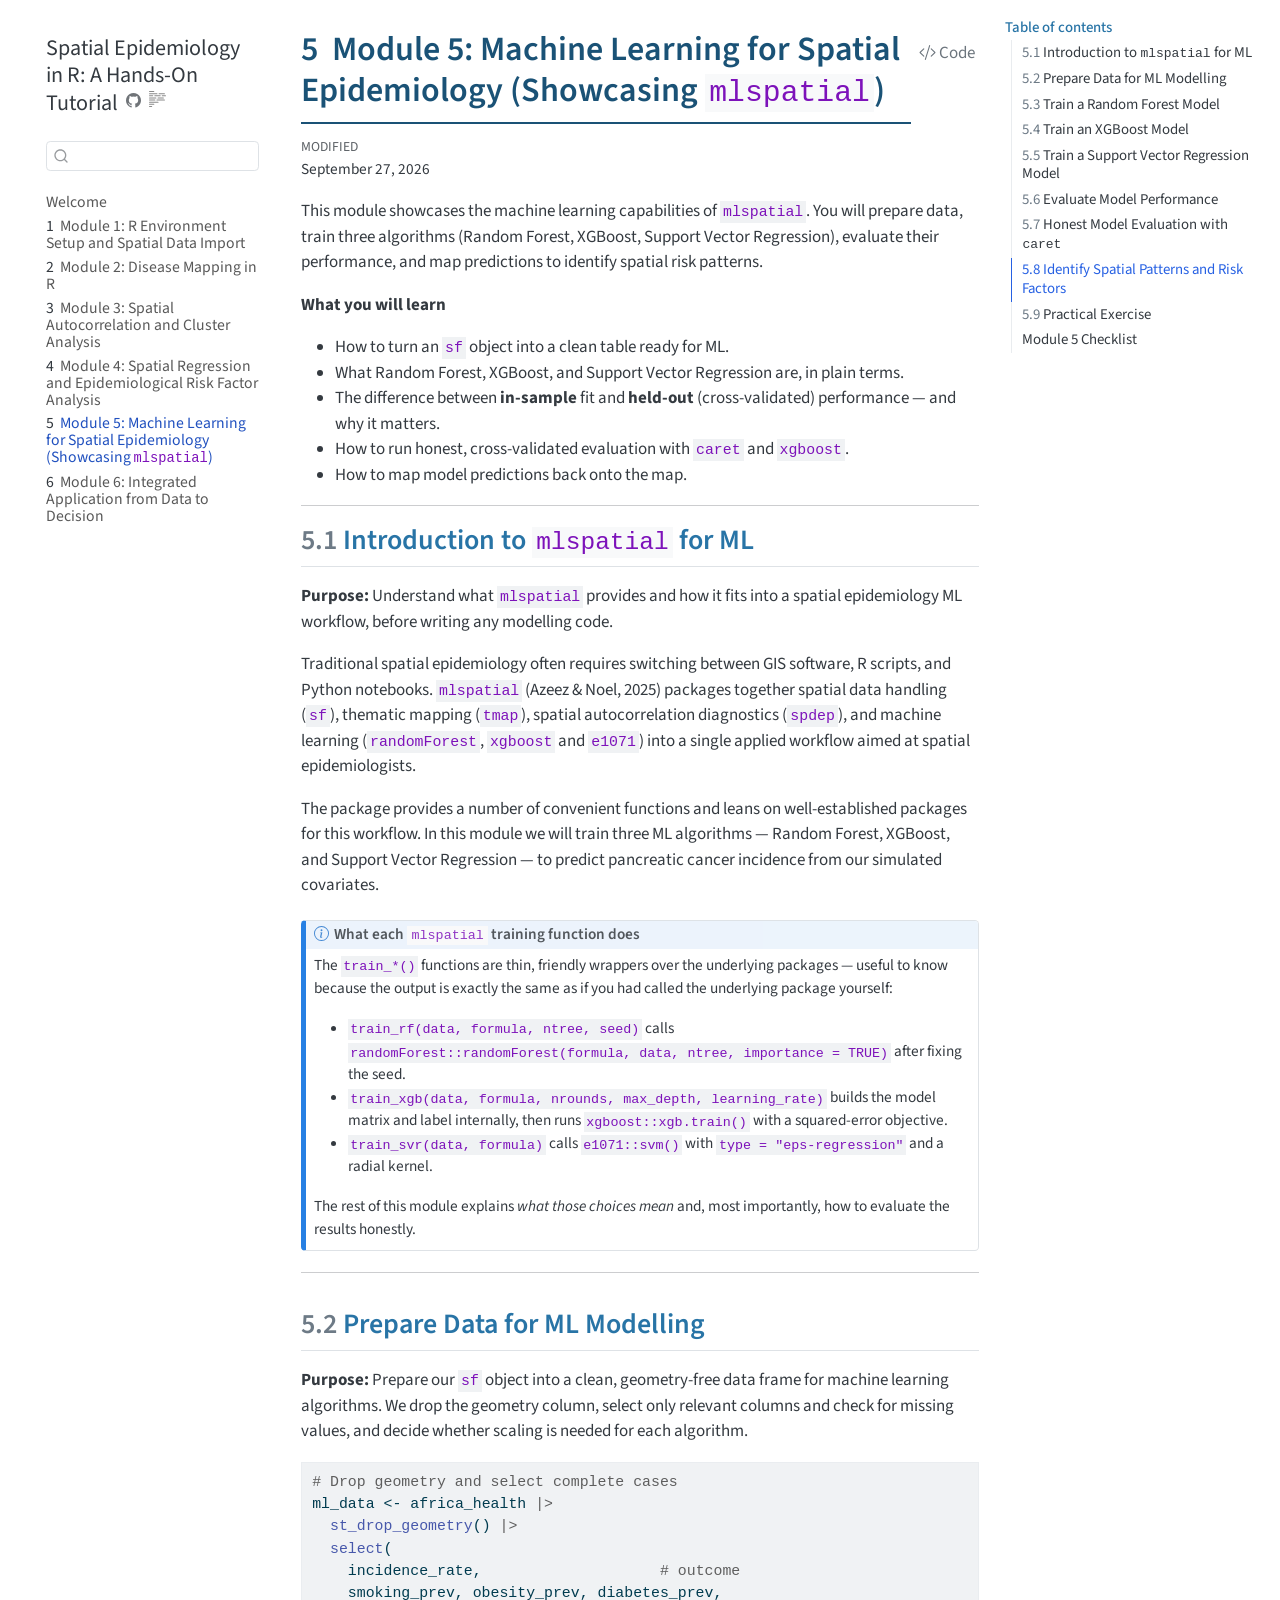
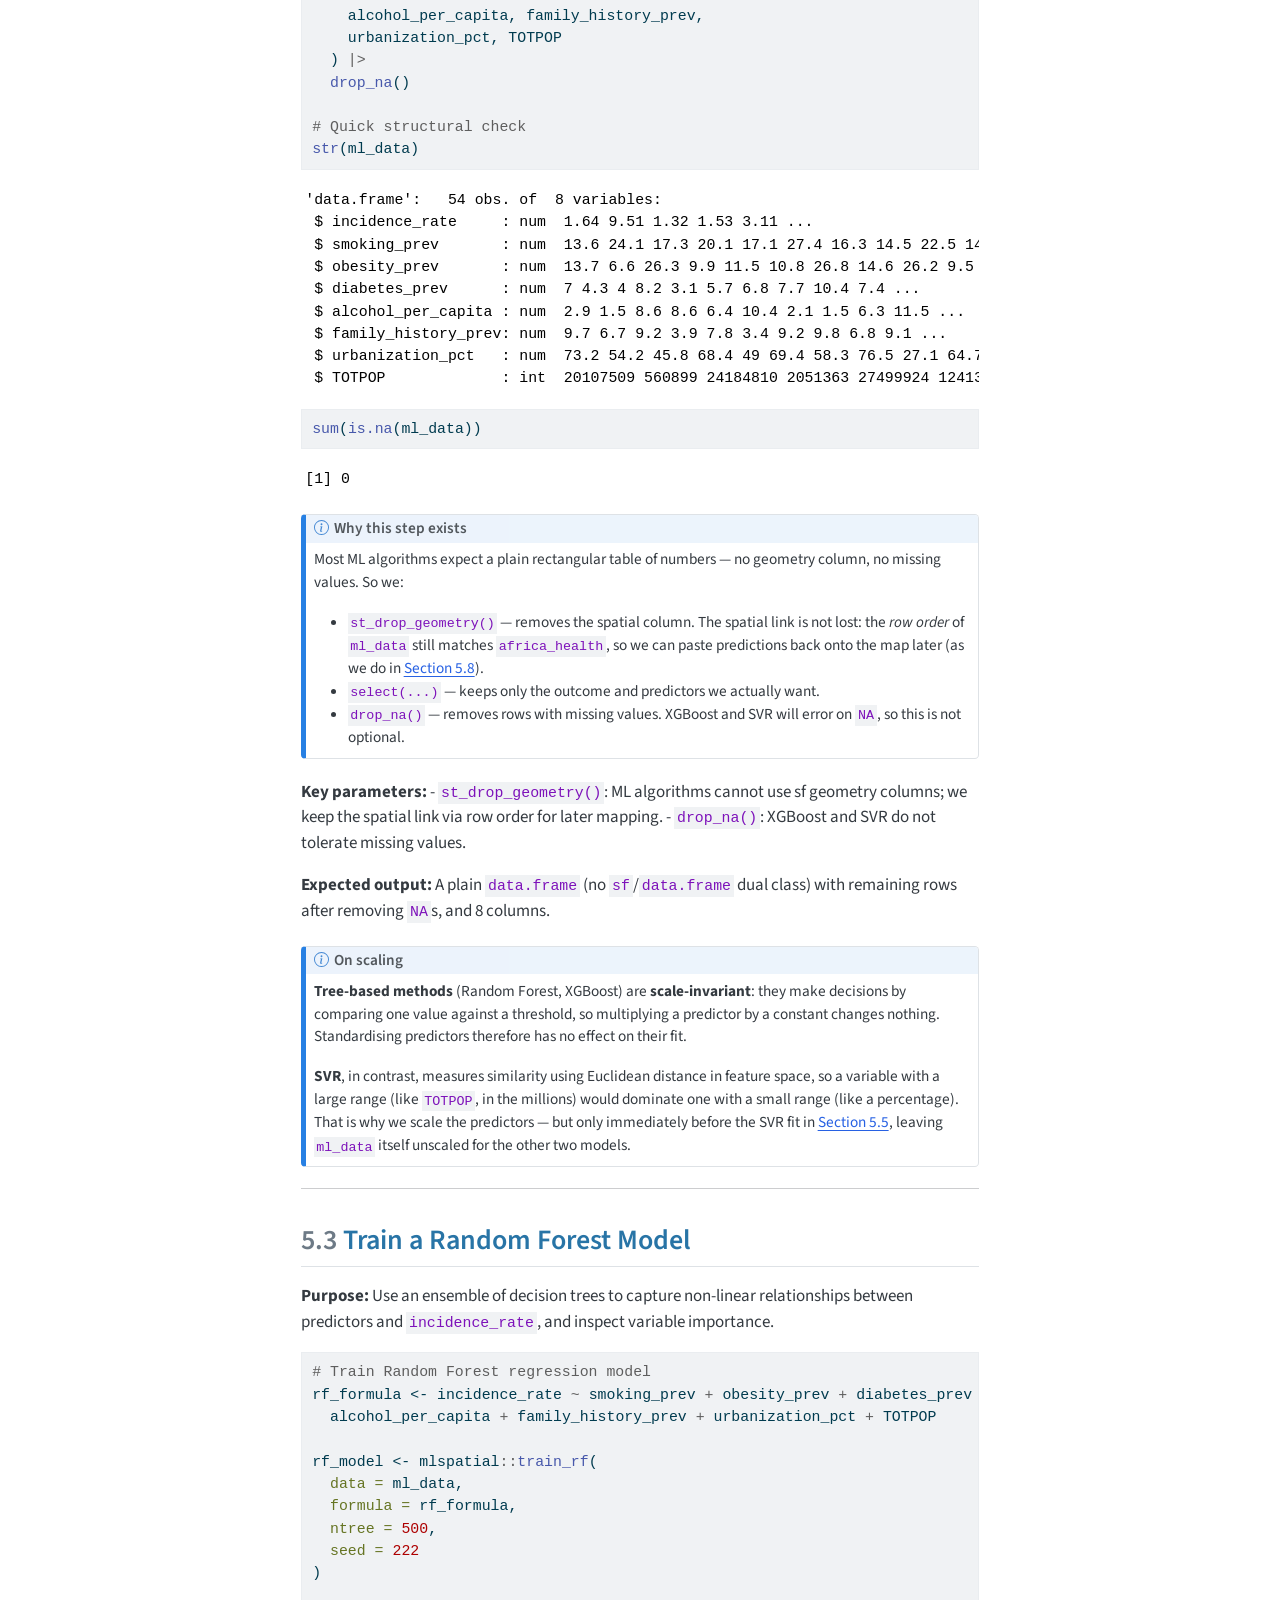
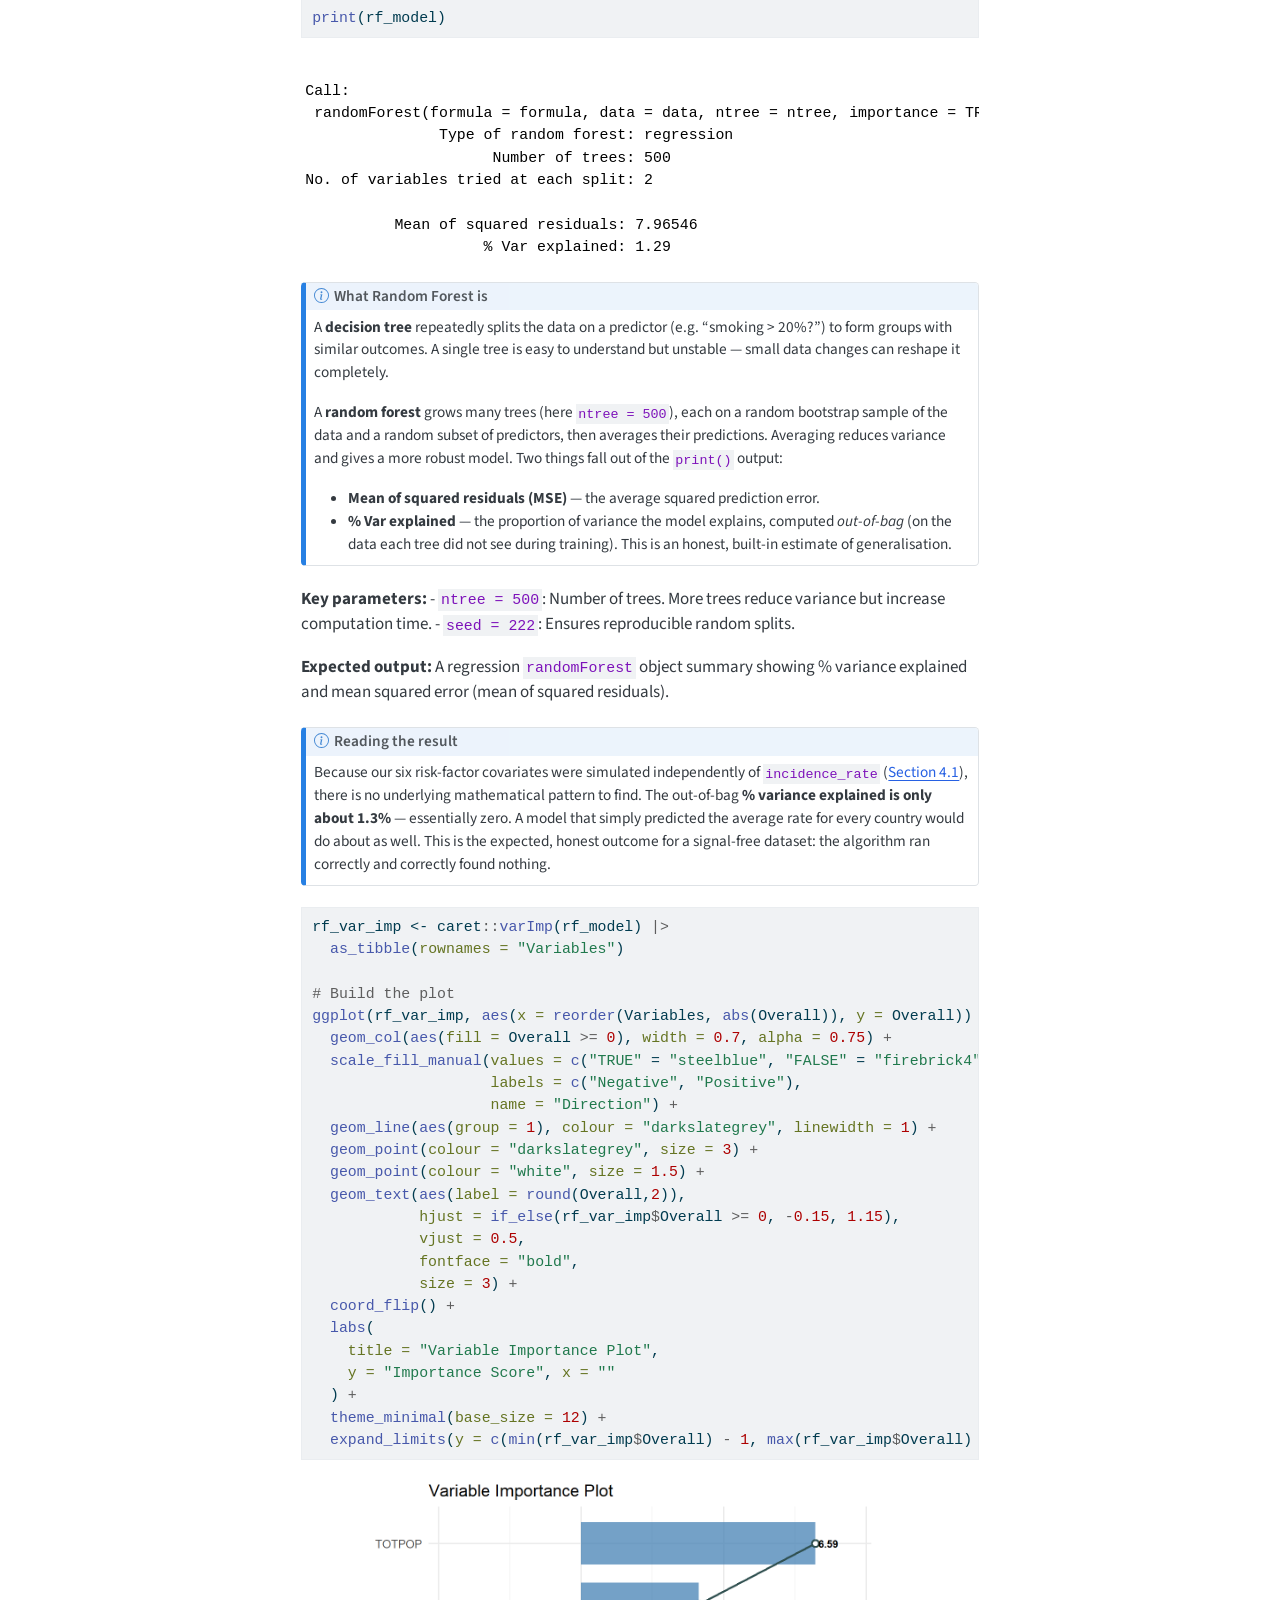
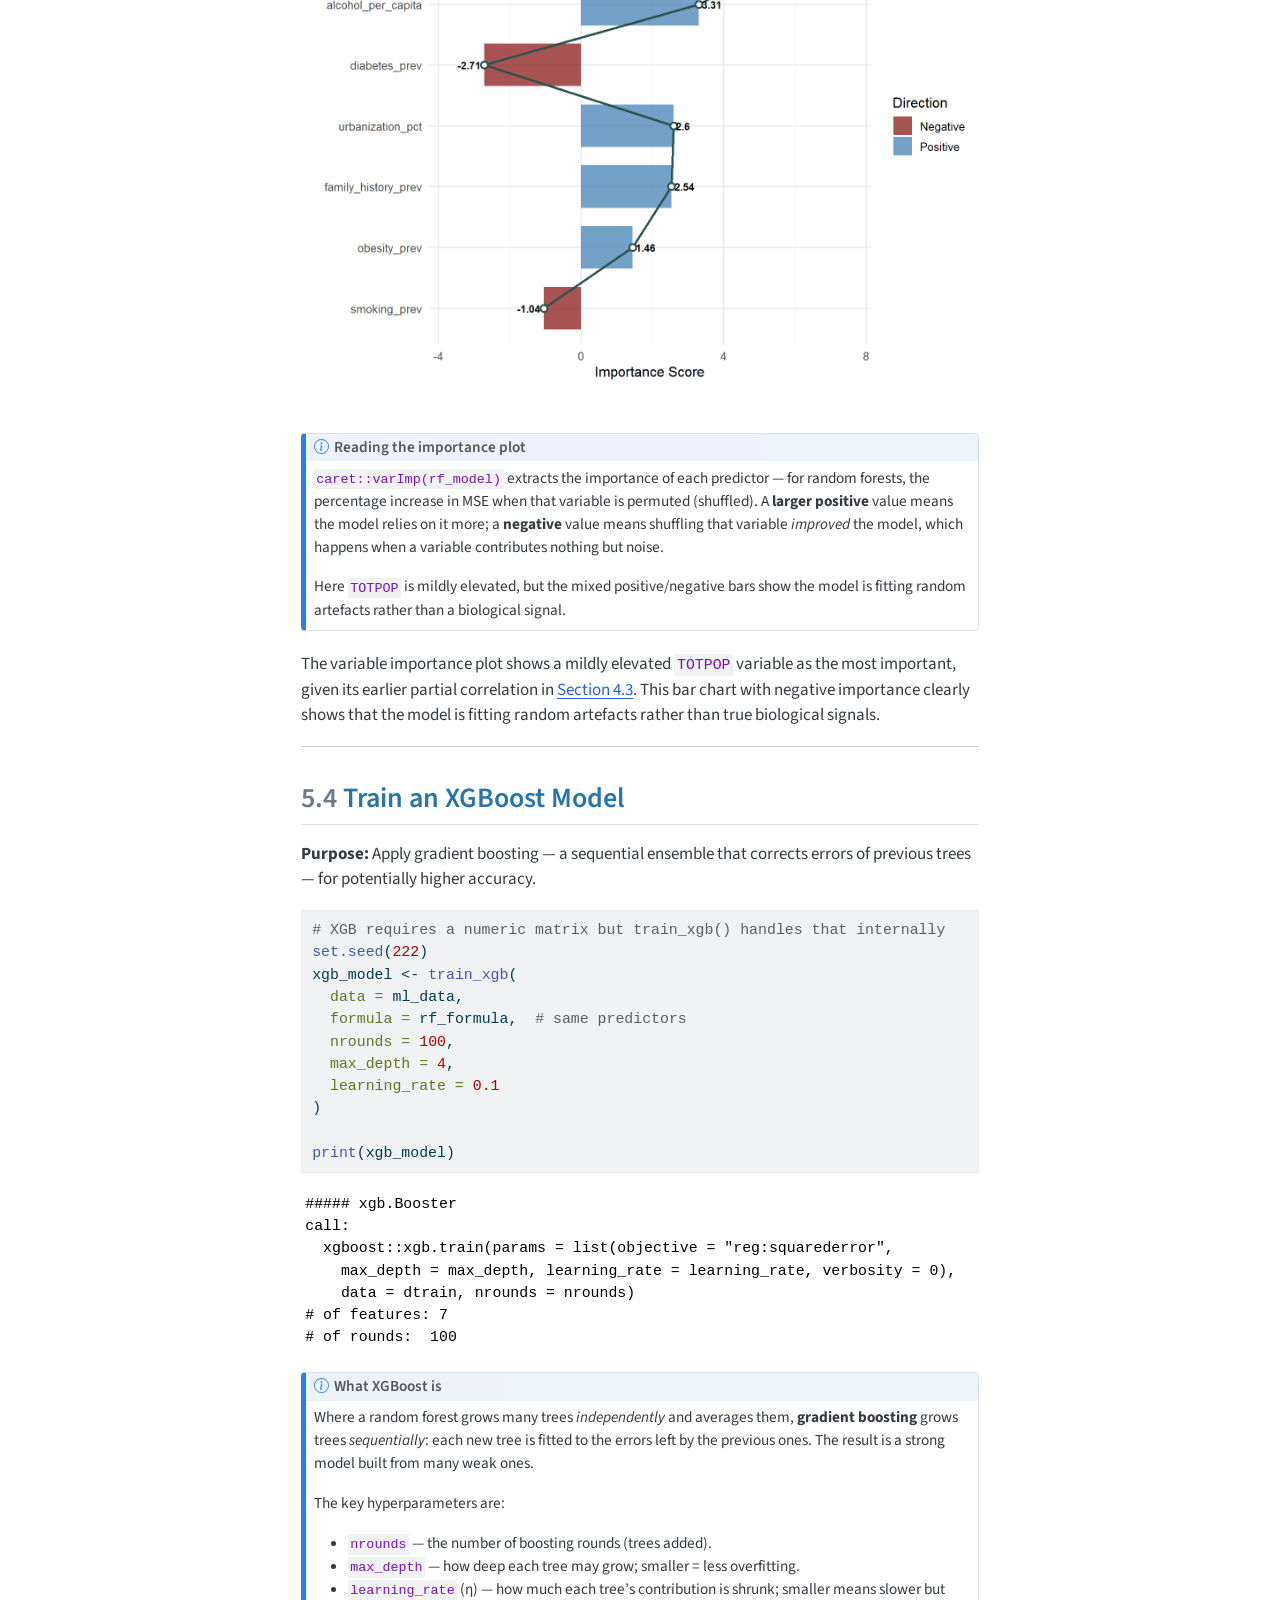
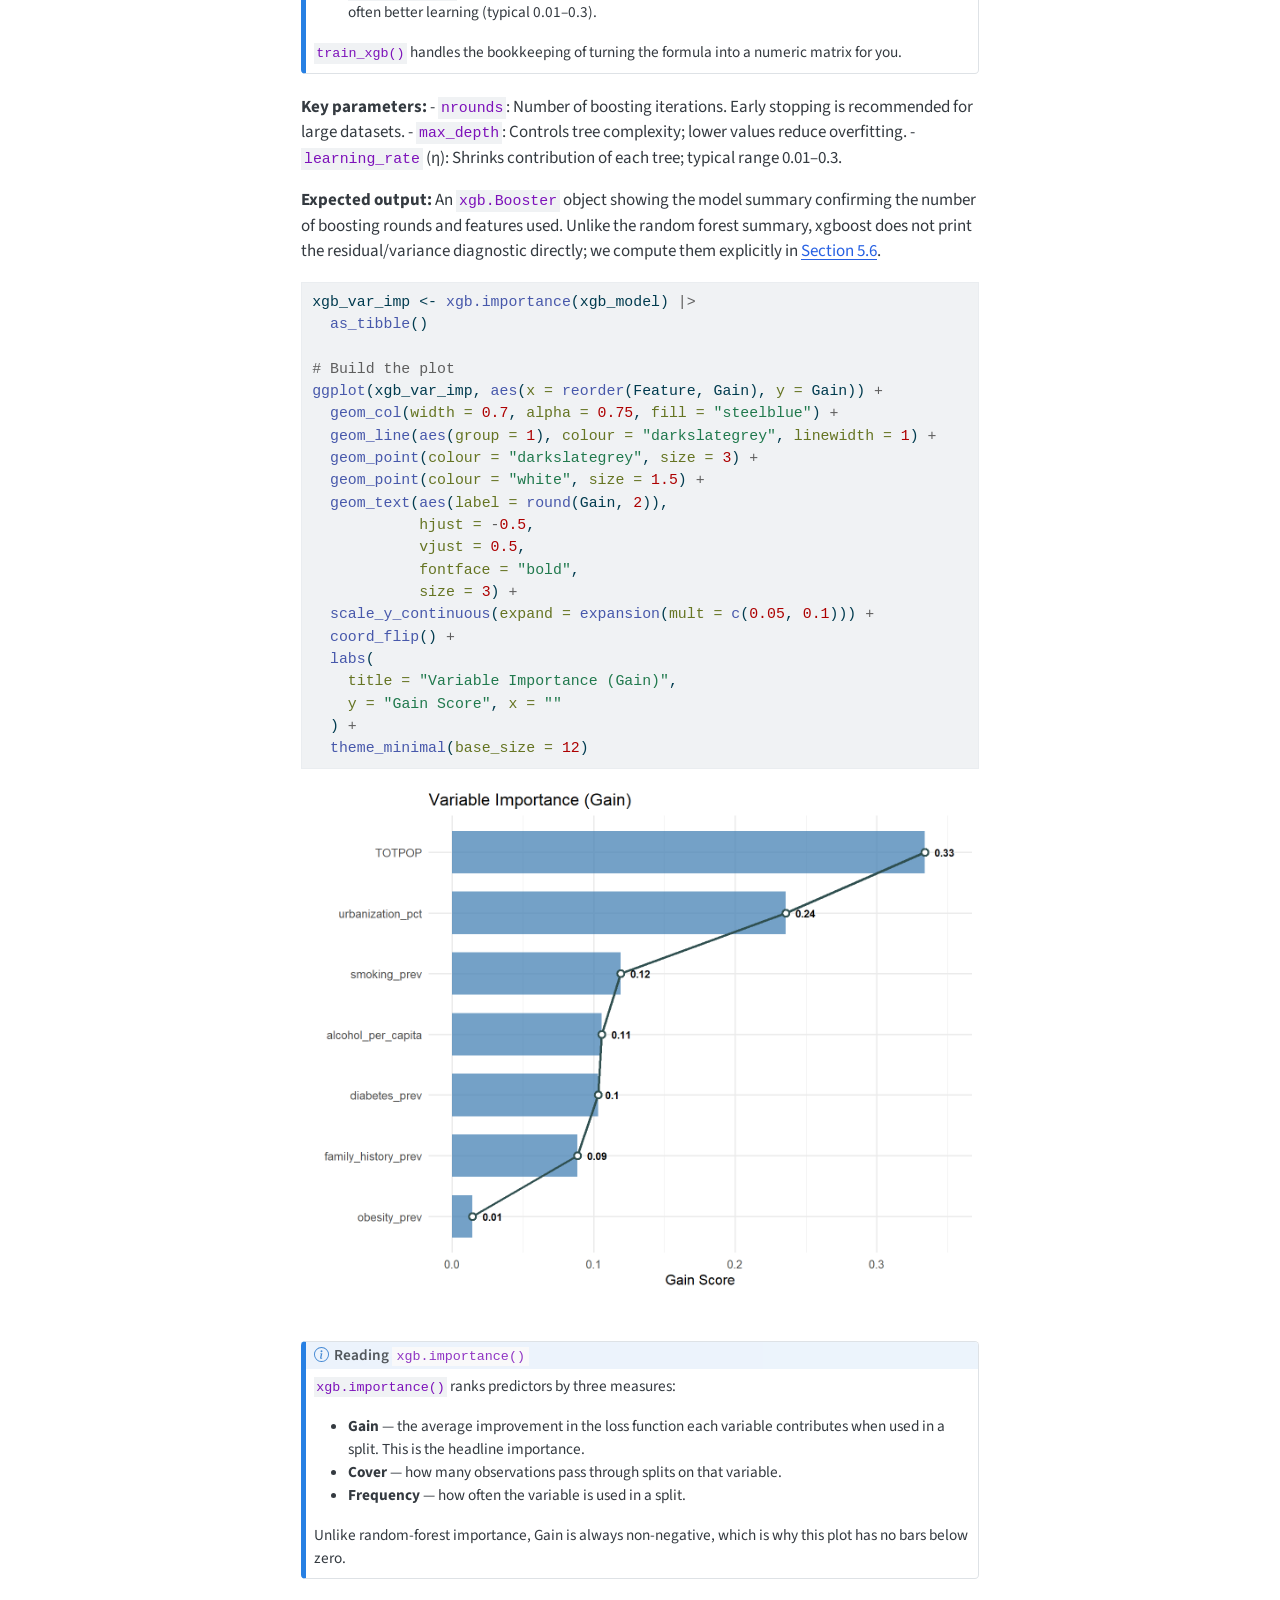
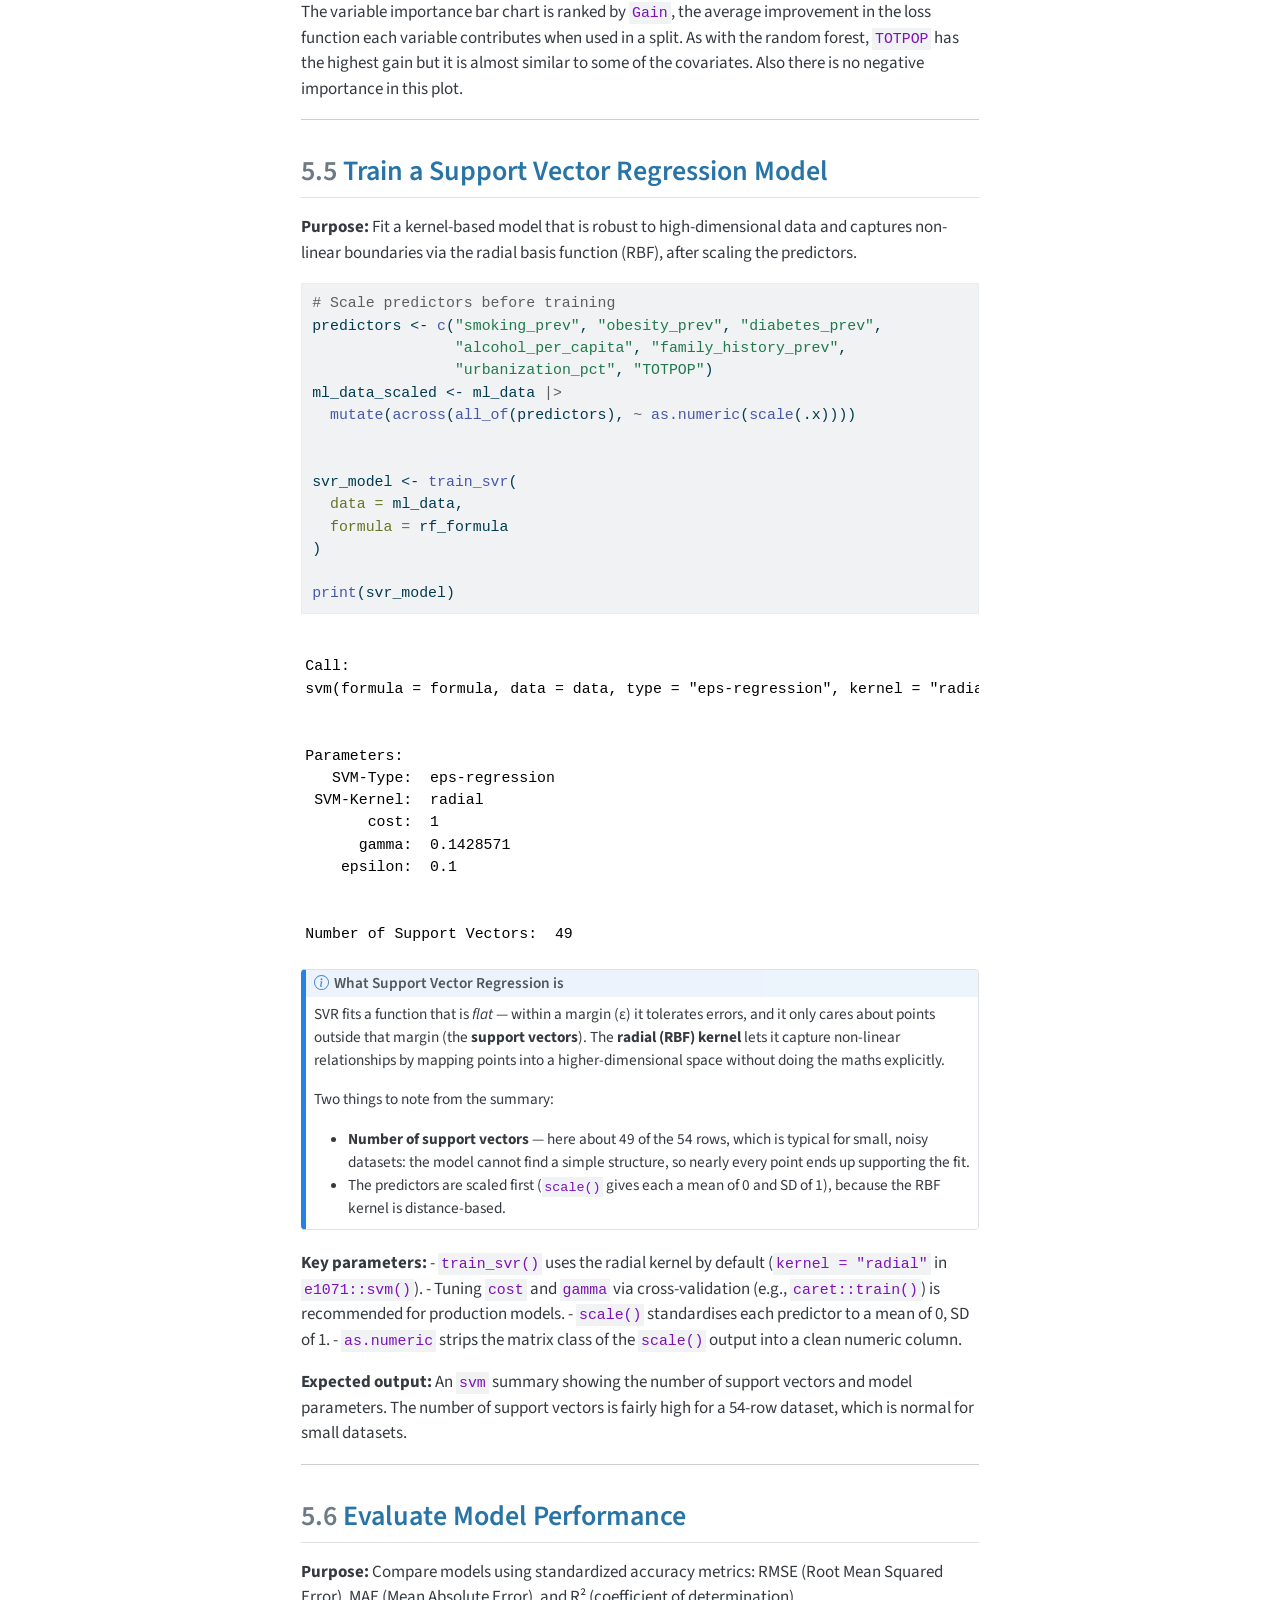
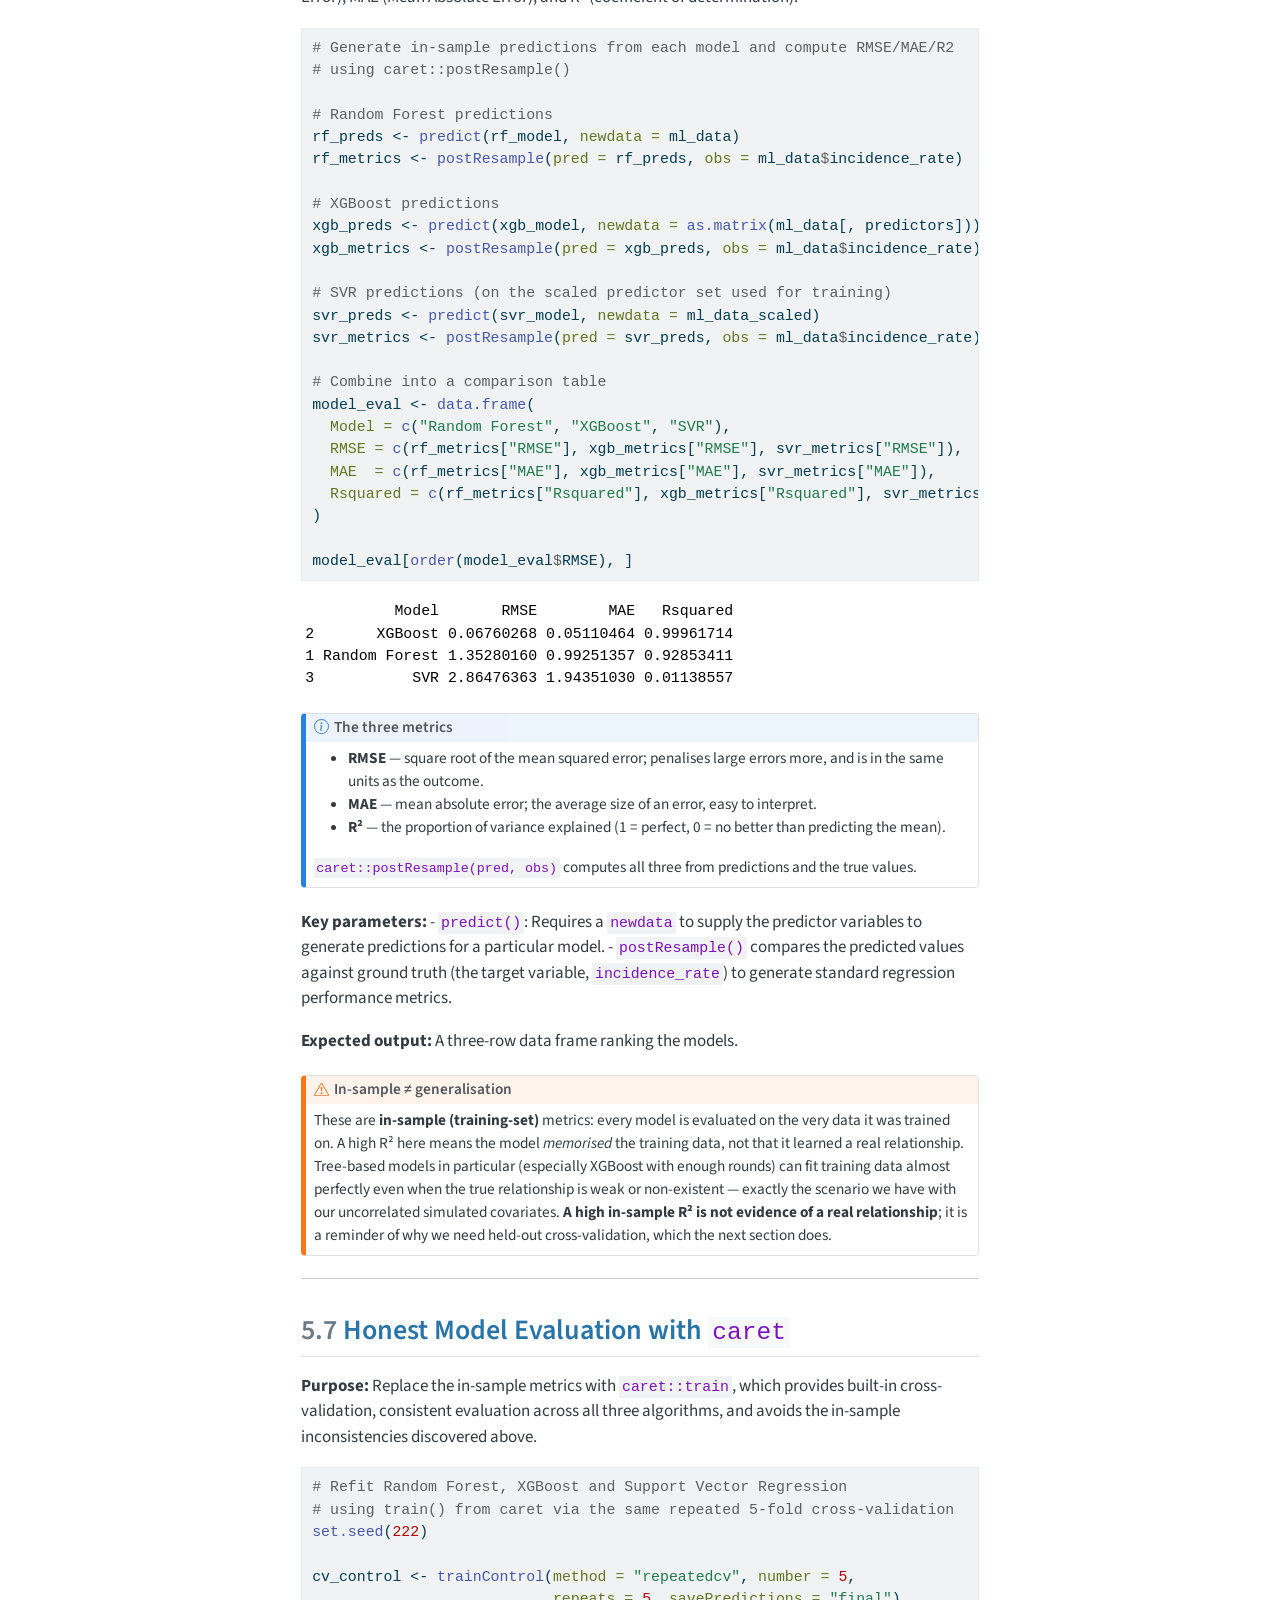
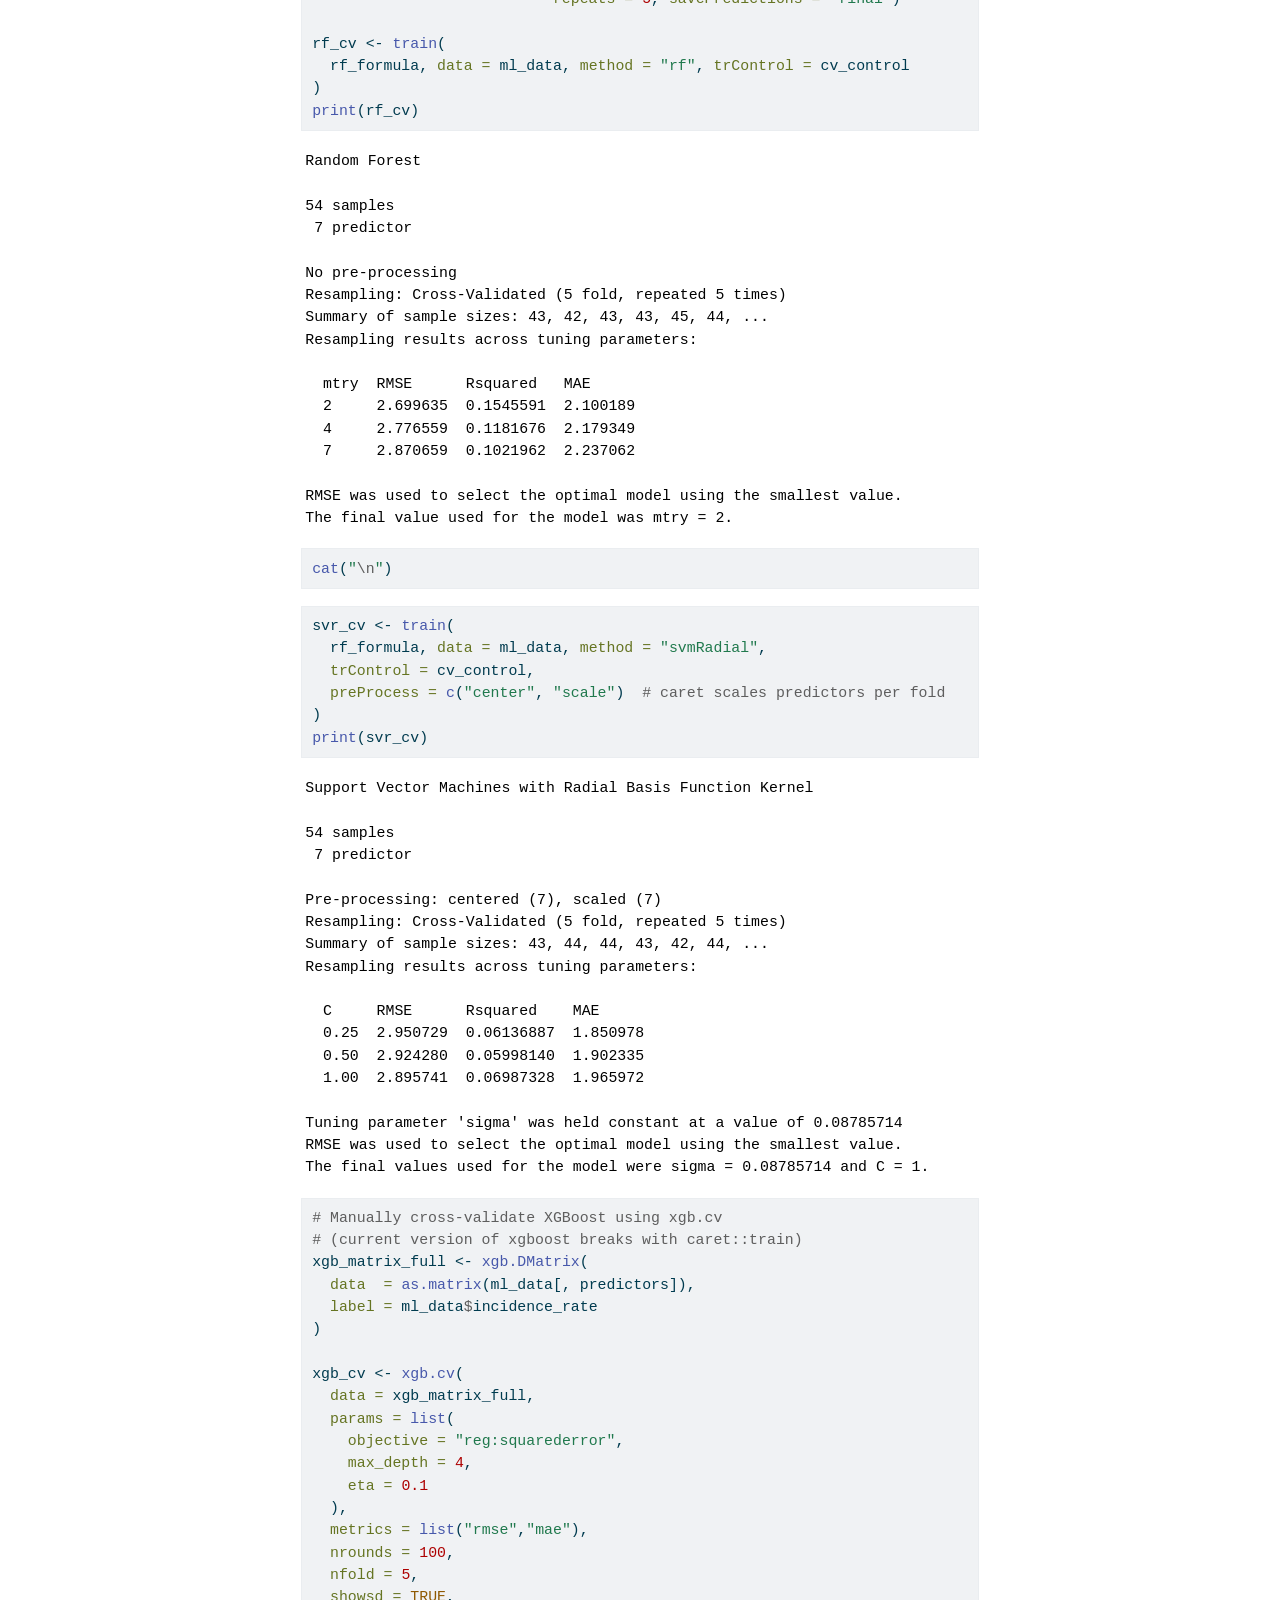
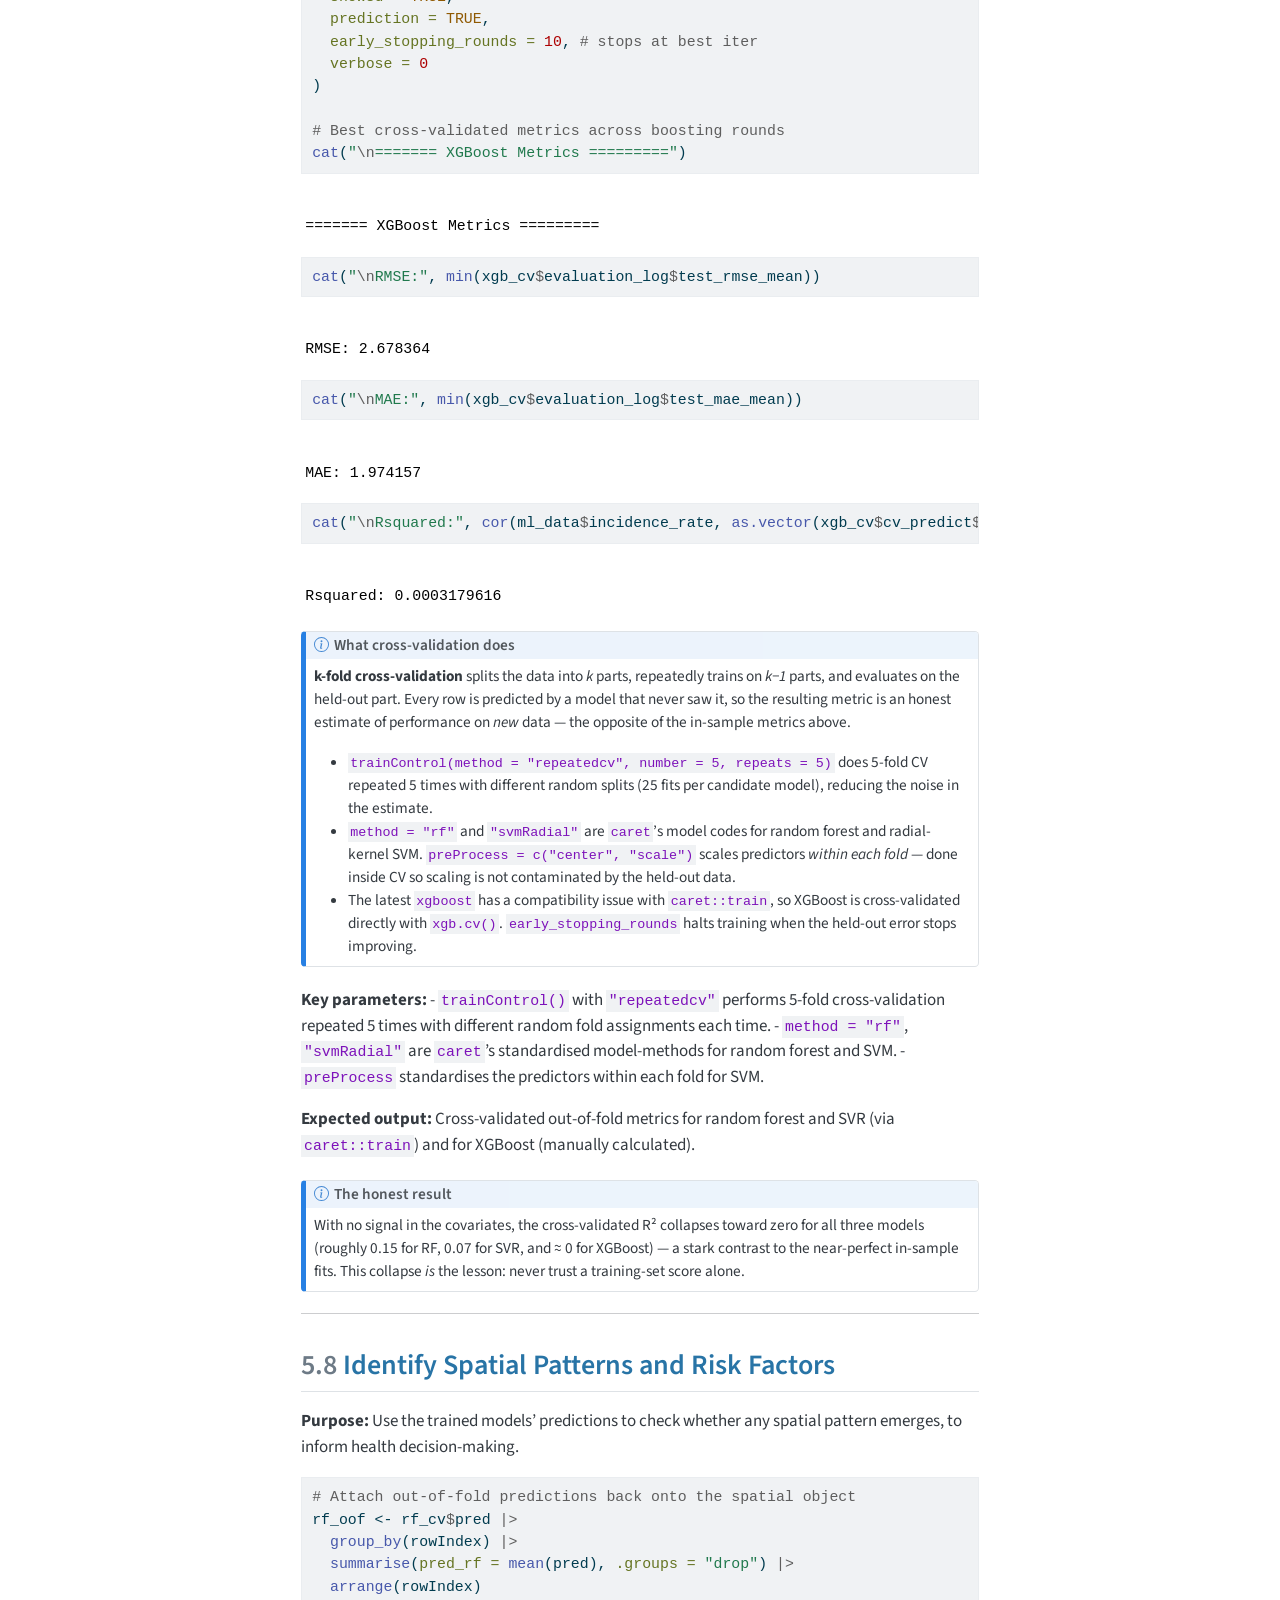
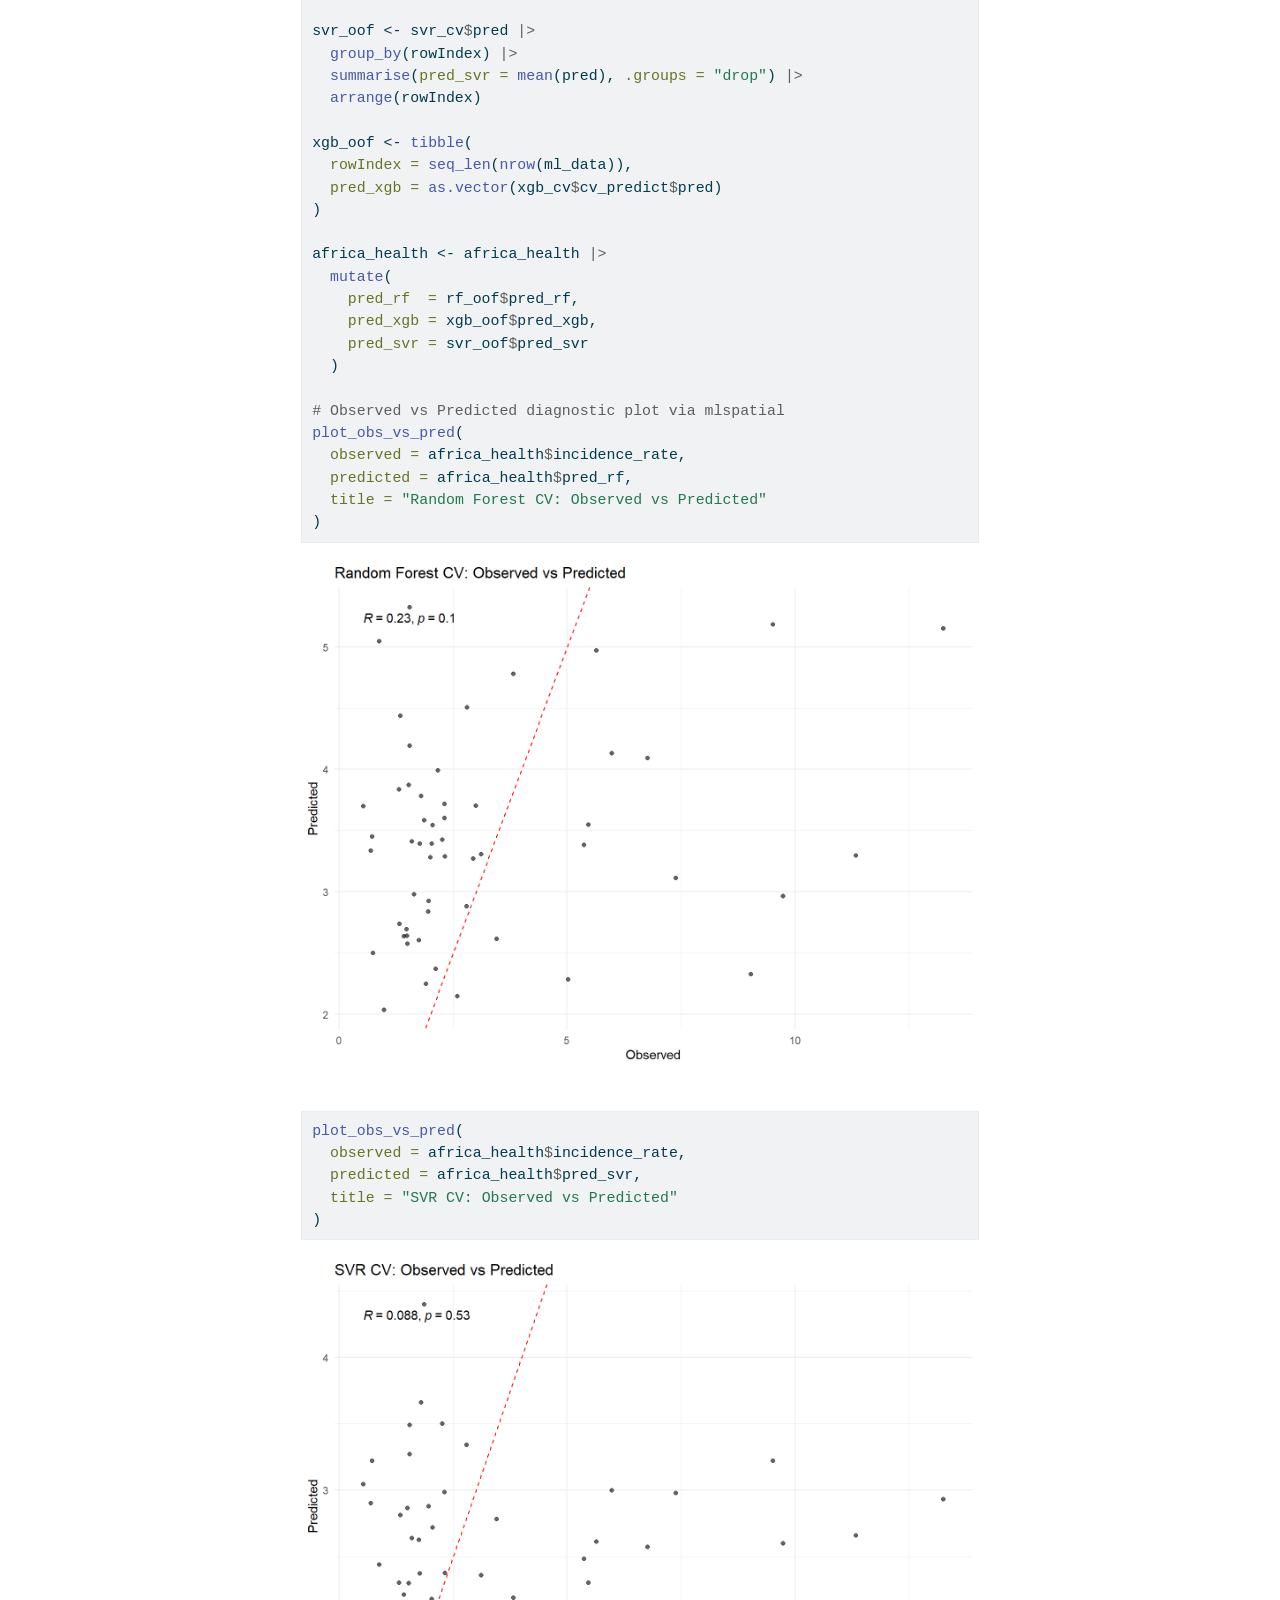
<file: 05-ml.html>
<!DOCTYPE html>
<html xmlns="http://www.w3.org/1999/xhtml" lang="en" xml:lang="en"><head>

<meta charset="utf-8">
<meta name="generator" content="quarto-1.9.38">

<meta name="viewport" content="width=device-width, initial-scale=1.0, user-scalable=yes">


<title>5&nbsp; Module 5: Machine Learning for Spatial Epidemiology (Showcasing mlspatial) – Spatial Epidemiology in R: A Hands-On Tutorial</title>
<style>
/* Default styles provided by pandoc.
** See https://pandoc.org/MANUAL.html#variables-for-html for config info.
*/
code{white-space: pre-wrap;}
span.smallcaps{font-variant: small-caps;}
div.columns{display: flex; gap: min(4vw, 1.5em);}
div.column{flex: auto; overflow-x: auto;}
div.hanging-indent{margin-left: 1.5em; text-indent: -1.5em;}
ul.task-list{list-style: none;}
ul.task-list li input[type="checkbox"] {
  width: 0.8em;
  margin: 0 0.8em 0.2em -1em; /* quarto-specific, see https://github.com/quarto-dev/quarto-cli/issues/4556 */ 
  vertical-align: middle;
}
/* CSS for syntax highlighting */
html { -webkit-text-size-adjust: 100%; }
pre > code.sourceCode { white-space: pre; position: relative; }
pre > code.sourceCode > span { display: inline-block; line-height: 1.25; }
pre > code.sourceCode > span:empty { height: 1.2em; }
.sourceCode { overflow: visible; }
code.sourceCode > span { color: inherit; text-decoration: inherit; }
div.sourceCode { margin: 1em 0; }
pre.sourceCode { margin: 0; }
@media screen {
div.sourceCode { overflow: auto; }
}
@media print {
pre > code.sourceCode { white-space: pre-wrap; }
pre > code.sourceCode > span { text-indent: -5em; padding-left: 5em; }
}
pre.numberSource code
  { counter-reset: source-line 0; }
pre.numberSource code > span
  { position: relative; left: -4em; counter-increment: source-line; }
pre.numberSource code > span > a:first-child::before
  { content: counter(source-line);
    position: relative; left: -1em; text-align: right; vertical-align: baseline;
    border: none; display: inline-block;
    -webkit-touch-callout: none; -webkit-user-select: none;
    -khtml-user-select: none; -moz-user-select: none;
    -ms-user-select: none; user-select: none;
    padding: 0 4px; width: 4em;
  }
pre.numberSource { margin-left: 3em;  padding-left: 4px; }
div.sourceCode
  {   }
@media screen {
pre > code.sourceCode > span > a:first-child::before { text-decoration: underline; }
}
</style>


<script src="site_libs/quarto-nav/quarto-nav.js"></script>
<script src="site_libs/quarto-nav/headroom.min.js"></script>
<script src="site_libs/clipboard/clipboard.min.js"></script>
<script src="site_libs/quarto-search/autocomplete.umd.js"></script>
<script src="site_libs/quarto-search/fuse.min.js"></script>
<script src="site_libs/quarto-search/quarto-search.js"></script>
<meta name="quarto:offset" content="./">
<link href="./06-integration.html" rel="next">
<link href="./04-regression.html" rel="prev">
<link href="./Spat_epi.png" rel="icon" type="image/png">
<script src="site_libs/quarto-html/quarto.js" type="module"></script>
<script src="site_libs/quarto-html/tabsets/tabsets.js" type="module"></script>
<script src="site_libs/quarto-html/popper.min.js"></script>
<script src="site_libs/quarto-html/tippy.umd.min.js"></script>
<script src="site_libs/quarto-html/anchor.min.js"></script>
<link href="site_libs/quarto-html/tippy.css" rel="stylesheet">
<link href="site_libs/quarto-html/quarto-syntax-highlighting-15634bcf2e68342d4ad2dfa704d543f6.css" rel="stylesheet" id="quarto-text-highlighting-styles">
<script src="site_libs/bootstrap/bootstrap.min.js"></script>
<link href="site_libs/bootstrap/bootstrap-icons.css" rel="stylesheet">
<link href="site_libs/bootstrap/bootstrap-9e3e5b9121e68b3f077afb32f2c64d95.min.css" rel="stylesheet" append-hash="true" id="quarto-bootstrap" data-mode="light">
<script id="quarto-search-options" type="application/json">{
  "location": "sidebar",
  "copy-button": false,
  "collapse-after": 3,
  "panel-placement": "start",
  "type": "textbox",
  "limit": 50,
  "keyboard-shortcut": [
    "f",
    "/",
    "s"
  ],
  "show-item-context": false,
  "language": {
    "search-no-results-text": "No results",
    "search-matching-documents-text": "matching documents",
    "search-copy-link-title": "Copy link to search",
    "search-hide-matches-text": "Hide additional matches",
    "search-more-match-text": "more match in this document",
    "search-more-matches-text": "more matches in this document",
    "search-clear-button-title": "Clear",
    "search-text-placeholder": "",
    "search-detached-cancel-button-title": "Cancel",
    "search-submit-button-title": "Submit",
    "search-label": "Search"
  }
}</script>
<link rel="stylesheet" href="https://cdnjs.cloudflare.com/ajax/libs/font-awesome/6.4.0/css/all.min.css">


<link rel="stylesheet" href="styles.css">
</head>

<body class="nav-sidebar floating quarto-light">

<div id="quarto-search-results"></div>
  <header id="quarto-header" class="headroom fixed-top">
  <nav class="quarto-secondary-nav">
    <div class="container-fluid d-flex">
      <button type="button" class="quarto-btn-toggle btn" data-bs-toggle="collapse" role="button" data-bs-target=".quarto-sidebar-collapse-item" aria-controls="quarto-sidebar" aria-expanded="false" aria-label="Toggle sidebar navigation" onclick="if (window.quartoToggleHeadroom) { window.quartoToggleHeadroom(); }">
        <i class="bi bi-layout-text-sidebar-reverse"></i>
      </button>
        <nav class="quarto-page-breadcrumbs" aria-label="breadcrumb"><ol class="breadcrumb"><li class="breadcrumb-item"><a href="./05-ml.html"><span class="chapter-number">5</span>&nbsp; <span class="chapter-title">Module 5: Machine Learning for Spatial Epidemiology (Showcasing <code>mlspatial</code>)</span></a></li></ol></nav>
        <a class="flex-grow-1" role="navigation" data-bs-toggle="collapse" data-bs-target=".quarto-sidebar-collapse-item" aria-controls="quarto-sidebar" aria-expanded="false" aria-label="Toggle sidebar navigation" onclick="if (window.quartoToggleHeadroom) { window.quartoToggleHeadroom(); }">      
        </a>
      <button type="button" class="btn quarto-search-button" aria-label="Search" onclick="window.quartoOpenSearch();">
        <i class="bi bi-search"></i>
      </button>
    </div>
  </nav>
</header>
<!-- content -->
<div id="quarto-content" class="quarto-container page-columns page-rows-contents page-layout-article">
<!-- sidebar -->
  <nav id="quarto-sidebar" class="sidebar collapse collapse-horizontal quarto-sidebar-collapse-item sidebar-navigation floating overflow-auto">
    <div class="pt-lg-2 mt-2 text-left sidebar-header">
    <div class="sidebar-title mb-0 py-0">
      <a href="./">Spatial Epidemiology in R: A Hands-On Tutorial</a> 
        <div class="sidebar-tools-main">
    <a href="https://github.com/gkagyen/spatial-epi-tutorial" title="Source Code" class="quarto-navigation-tool px-1" aria-label="Source Code"><i class="bi bi-github"></i></a>
  <a href="" class="quarto-reader-toggle quarto-navigation-tool px-1" onclick="window.quartoToggleReader(); return false;" title="Toggle reader mode">
  <div class="quarto-reader-toggle-btn">
  <i class="bi"></i>
  </div>
</a>
</div>
    </div>
      </div>
        <div class="mt-2 flex-shrink-0 align-items-center">
        <div class="sidebar-search">
        <div id="quarto-search" class="" title="Search"></div>
        </div>
        </div>
    <div class="sidebar-menu-container"> 
    <ul class="list-unstyled mt-1">
        <li class="sidebar-item">
  <div class="sidebar-item-container"> 
  <a href="./index.html" class="sidebar-item-text sidebar-link">
 <span class="menu-text">Welcome</span></a>
  </div>
</li>
        <li class="sidebar-item">
  <div class="sidebar-item-container"> 
  <a href="./01-setup.html" class="sidebar-item-text sidebar-link">
 <span class="menu-text"><span class="chapter-number">1</span>&nbsp; <span class="chapter-title">Module 1: R Environment Setup and Spatial Data Import</span></span></a>
  </div>
</li>
        <li class="sidebar-item">
  <div class="sidebar-item-container"> 
  <a href="./02-mapping.html" class="sidebar-item-text sidebar-link">
 <span class="menu-text"><span class="chapter-number">2</span>&nbsp; <span class="chapter-title">Module 2: Disease Mapping in R</span></span></a>
  </div>
</li>
        <li class="sidebar-item">
  <div class="sidebar-item-container"> 
  <a href="./03-autocorrelation.html" class="sidebar-item-text sidebar-link">
 <span class="menu-text"><span class="chapter-number">3</span>&nbsp; <span class="chapter-title">Module 3: Spatial Autocorrelation and Cluster Analysis</span></span></a>
  </div>
</li>
        <li class="sidebar-item">
  <div class="sidebar-item-container"> 
  <a href="./04-regression.html" class="sidebar-item-text sidebar-link">
 <span class="menu-text"><span class="chapter-number">4</span>&nbsp; <span class="chapter-title">Module 4: Spatial Regression and Epidemiological Risk Factor Analysis</span></span></a>
  </div>
</li>
        <li class="sidebar-item">
  <div class="sidebar-item-container"> 
  <a href="./05-ml.html" class="sidebar-item-text sidebar-link active">
 <span class="menu-text"><span class="chapter-number">5</span>&nbsp; <span class="chapter-title">Module 5: Machine Learning for Spatial Epidemiology (Showcasing <code>mlspatial</code>)</span></span></a>
  </div>
</li>
        <li class="sidebar-item">
  <div class="sidebar-item-container"> 
  <a href="./06-integration.html" class="sidebar-item-text sidebar-link">
 <span class="menu-text"><span class="chapter-number">6</span>&nbsp; <span class="chapter-title">Module 6: Integrated Application from Data to Decision</span></span></a>
  </div>
</li>
    </ul>
    </div>
</nav>
<div id="quarto-sidebar-glass" class="quarto-sidebar-collapse-item" data-bs-toggle="collapse" data-bs-target=".quarto-sidebar-collapse-item"></div>
<!-- margin-sidebar -->
    <div id="quarto-margin-sidebar" class="sidebar margin-sidebar">
        <nav id="TOC" role="doc-toc" class="toc-active">
    <h2 id="toc-title">Table of contents</h2>
   
  <ul>
  <li><a href="#sec-ml-intro" id="toc-sec-ml-intro" class="nav-link active" data-scroll-target="#sec-ml-intro"><span class="header-section-number">5.1</span> Introduction to <code>mlspatial</code> for ML</a></li>
  <li><a href="#sec-ml-prep" id="toc-sec-ml-prep" class="nav-link" data-scroll-target="#sec-ml-prep"><span class="header-section-number">5.2</span> Prepare Data for ML Modelling</a></li>
  <li><a href="#sec-rf" id="toc-sec-rf" class="nav-link" data-scroll-target="#sec-rf"><span class="header-section-number">5.3</span> Train a Random Forest Model</a></li>
  <li><a href="#sec-xgb" id="toc-sec-xgb" class="nav-link" data-scroll-target="#sec-xgb"><span class="header-section-number">5.4</span> Train an XGBoost Model</a></li>
  <li><a href="#sec-svr" id="toc-sec-svr" class="nav-link" data-scroll-target="#sec-svr"><span class="header-section-number">5.5</span> Train a Support Vector Regression Model</a></li>
  <li><a href="#sec-eval" id="toc-sec-eval" class="nav-link" data-scroll-target="#sec-eval"><span class="header-section-number">5.6</span> Evaluate Model Performance</a></li>
  <li><a href="#sec-honest-eval" id="toc-sec-honest-eval" class="nav-link" data-scroll-target="#sec-honest-eval"><span class="header-section-number">5.7</span> Honest Model Evaluation with <code>caret</code></a></li>
  <li><a href="#sec-patterns" id="toc-sec-patterns" class="nav-link" data-scroll-target="#sec-patterns"><span class="header-section-number">5.8</span> Identify Spatial Patterns and Risk Factors</a></li>
  <li><a href="#sec-m5-exercise" id="toc-sec-m5-exercise" class="nav-link" data-scroll-target="#sec-m5-exercise"><span class="header-section-number">5.9</span> Practical Exercise</a></li>
  <li><a href="#se-m5-check" id="toc-se-m5-check" class="nav-link" data-scroll-target="#se-m5-check">Module 5 Checklist</a></li>
  </ul>
</nav>
    </div>
<!-- main -->
<main class="content" id="quarto-document-content">

<header id="title-block-header" class="quarto-title-block default">
<div class="quarto-title">
<div class="quarto-title-block"><div><h1 class="title"><span id="sec-module5" class="quarto-section-identifier"><span class="chapter-number">5</span>&nbsp; <span class="chapter-title">Module 5: Machine Learning for Spatial Epidemiology (Showcasing <code>mlspatial</code>)</span></span></h1><button type="button" class="btn code-tools-button" id="quarto-code-tools-source"><i class="bi"></i> Code</button></div></div>
</div>



<div class="quarto-title-meta">

    
  
    <div>
    <div class="quarto-title-meta-heading">Modified</div>
    <div class="quarto-title-meta-contents">
      <p class="date-modified">September 27, 2026</p>
    </div>
  </div>
    
  </div>
  


</header>


<p>This module showcases the machine learning capabilities of <code>mlspatial</code>. You will prepare data, train three algorithms (Random Forest, XGBoost, Support Vector Regression), evaluate their performance, and map predictions to identify spatial risk patterns.</p>
<p><strong>What you will learn</strong></p>
<ul>
<li>How to turn an <code>sf</code> object into a clean table ready for ML.</li>
<li>What Random Forest, XGBoost, and Support Vector Regression are, in plain terms.</li>
<li>The difference between <strong>in-sample</strong> fit and <strong>held-out</strong> (cross-validated) performance — and why it matters.</li>
<li>How to run honest, cross-validated evaluation with <code>caret</code> and <code>xgboost</code>.</li>
<li>How to map model predictions back onto the map.</li>
</ul>
<hr>
<section id="sec-ml-intro" class="level2" data-number="5.1">
<h2 data-number="5.1" class="anchored" data-anchor-id="sec-ml-intro"><span class="header-section-number">5.1</span> Introduction to <code>mlspatial</code> for ML</h2>
<p><strong>Purpose:</strong> Understand what <code>mlspatial</code> provides and how it fits into a spatial epidemiology ML workflow, before writing any modelling code.</p>
<p>Traditional spatial epidemiology often requires switching between GIS software, R scripts, and Python notebooks. <code>mlspatial</code> (Azeez &amp; Noel, 2025) packages together spatial data handling (<code>sf</code>), thematic mapping (<code>tmap</code>), spatial autocorrelation diagnostics (<code>spdep</code>), and machine learning (<code>randomForest</code>, <code>xgboost</code> and <code>e1071</code>) into a single applied workflow aimed at spatial epidemiologists.</p>
<p>The package provides a number of convenient functions and leans on well-established packages for this workflow. In this module we will train three ML algorithms — Random Forest, XGBoost, and Support Vector Regression — to predict pancreatic cancer incidence from our simulated covariates.</p>
<div class="callout callout-style-default callout-note callout-titled">
<div class="callout-header d-flex align-content-center">
<div class="callout-icon-container">
<i class="callout-icon"></i>
</div>
<div class="callout-title-container flex-fill">
<span class="screen-reader-only">Note</span>What each <code>mlspatial</code> training function does
</div>
</div>
<div class="callout-body-container callout-body">
<p>The <code>train_*()</code> functions are thin, friendly wrappers over the underlying packages — useful to know because the output is exactly the same as if you had called the underlying package yourself:</p>
<ul>
<li><code>train_rf(data, formula, ntree, seed)</code> calls <code>randomForest::randomForest(formula, data, ntree, importance = TRUE)</code> after fixing the seed.</li>
<li><code>train_xgb(data, formula, nrounds, max_depth, learning_rate)</code> builds the model matrix and label internally, then runs <code>xgboost::xgb.train()</code> with a squared-error objective.</li>
<li><code>train_svr(data, formula)</code> calls <code>e1071::svm()</code> with <code>type = "eps-regression"</code> and a radial kernel.</li>
</ul>
<p>The rest of this module explains <em>what those choices mean</em> and, most importantly, how to evaluate the results honestly.</p>
</div>
</div>
<hr>
</section>
<section id="sec-ml-prep" class="level2" data-number="5.2">
<h2 data-number="5.2" class="anchored" data-anchor-id="sec-ml-prep"><span class="header-section-number">5.2</span> Prepare Data for ML Modelling</h2>
<p><strong>Purpose:</strong> Prepare our <code>sf</code> object into a clean, geometry-free data frame for machine learning algorithms. We drop the geometry column, select only relevant columns and check for missing values, and decide whether scaling is needed for each algorithm.</p>
<div class="cell">
<div class="code-copy-outer-scaffold"><div class="sourceCode cell-code" id="cb1"><pre class="sourceCode r code-with-copy"><code class="sourceCode r"><span id="cb1-1"><a href="#cb1-1" aria-hidden="true" tabindex="-1"></a><span class="co"># Drop geometry and select complete cases</span></span>
<span id="cb1-2"><a href="#cb1-2" aria-hidden="true" tabindex="-1"></a>ml_data <span class="ot">&lt;-</span> africa_health <span class="sc">|&gt;</span> </span>
<span id="cb1-3"><a href="#cb1-3" aria-hidden="true" tabindex="-1"></a>  <span class="fu">st_drop_geometry</span>() <span class="sc">|&gt;</span> </span>
<span id="cb1-4"><a href="#cb1-4" aria-hidden="true" tabindex="-1"></a>  <span class="fu">select</span>(</span>
<span id="cb1-5"><a href="#cb1-5" aria-hidden="true" tabindex="-1"></a>    incidence_rate,                    <span class="co"># outcome</span></span>
<span id="cb1-6"><a href="#cb1-6" aria-hidden="true" tabindex="-1"></a>    smoking_prev, obesity_prev, diabetes_prev,</span>
<span id="cb1-7"><a href="#cb1-7" aria-hidden="true" tabindex="-1"></a>    alcohol_per_capita, family_history_prev,</span>
<span id="cb1-8"><a href="#cb1-8" aria-hidden="true" tabindex="-1"></a>    urbanization_pct, TOTPOP                 </span>
<span id="cb1-9"><a href="#cb1-9" aria-hidden="true" tabindex="-1"></a>  ) <span class="sc">|&gt;</span> </span>
<span id="cb1-10"><a href="#cb1-10" aria-hidden="true" tabindex="-1"></a>  <span class="fu">drop_na</span>()</span>
<span id="cb1-11"><a href="#cb1-11" aria-hidden="true" tabindex="-1"></a></span>
<span id="cb1-12"><a href="#cb1-12" aria-hidden="true" tabindex="-1"></a><span class="co"># Quick structural check</span></span>
<span id="cb1-13"><a href="#cb1-13" aria-hidden="true" tabindex="-1"></a><span class="fu">str</span>(ml_data)</span></code></pre></div><button title="Copy to Clipboard" class="code-copy-button"><i class="bi"></i></button></div>
<div class="cell-output cell-output-stdout">
<pre><code>'data.frame':   54 obs. of  8 variables:
 $ incidence_rate     : num  1.64 9.51 1.32 1.53 3.11 ...
 $ smoking_prev       : num  13.6 24.1 17.3 20.1 17.1 27.4 16.3 14.5 22.5 14.5 ...
 $ obesity_prev       : num  13.7 6.6 26.3 9.9 11.5 10.8 26.8 14.6 26.2 9.5 ...
 $ diabetes_prev      : num  7 4.3 4 8.2 3.1 5.7 6.8 7.7 10.4 7.4 ...
 $ alcohol_per_capita : num  2.9 1.5 8.6 8.6 6.4 10.4 2.1 1.5 6.3 11.5 ...
 $ family_history_prev: num  9.7 6.7 9.2 3.9 7.8 3.4 9.2 9.8 6.8 9.1 ...
 $ urbanization_pct   : num  73.2 54.2 45.8 68.4 49 69.4 58.3 76.5 27.1 64.7 ...
 $ TOTPOP             : int  20107509 560899 24184810 2051363 27499924 12413867 1792338 4689021 17885245 3758571 ...</code></pre>
</div>
<div class="code-copy-outer-scaffold"><div class="sourceCode cell-code" id="cb3"><pre class="sourceCode r code-with-copy"><code class="sourceCode r"><span id="cb3-1"><a href="#cb3-1" aria-hidden="true" tabindex="-1"></a><span class="fu">sum</span>(<span class="fu">is.na</span>(ml_data))  </span></code></pre></div><button title="Copy to Clipboard" class="code-copy-button"><i class="bi"></i></button></div>
<div class="cell-output cell-output-stdout">
<pre><code>[1] 0</code></pre>
</div>
</div>
<div class="callout callout-style-default callout-note callout-titled">
<div class="callout-header d-flex align-content-center">
<div class="callout-icon-container">
<i class="callout-icon"></i>
</div>
<div class="callout-title-container flex-fill">
<span class="screen-reader-only">Note</span>Why this step exists
</div>
</div>
<div class="callout-body-container callout-body">
<p>Most ML algorithms expect a plain rectangular table of numbers — no geometry column, no missing values. So we:</p>
<ul>
<li><code>st_drop_geometry()</code> — removes the spatial column. The spatial link is not lost: the <em>row order</em> of <code>ml_data</code> still matches <code>africa_health</code>, so we can paste predictions back onto the map later (as we do in <a href="#sec-patterns" class="quarto-xref"><span>Section 5.8</span></a>).</li>
<li><code>select(...)</code> — keeps only the outcome and predictors we actually want.</li>
<li><code>drop_na()</code> — removes rows with missing values. XGBoost and SVR will error on <code>NA</code>, so this is not optional.</li>
</ul>
</div>
</div>
<p><strong>Key parameters:</strong> - <code>st_drop_geometry()</code>: ML algorithms cannot use sf geometry columns; we keep the spatial link via row order for later mapping. - <code>drop_na()</code>: XGBoost and SVR do not tolerate missing values.</p>
<p><strong>Expected output:</strong> A plain <code>data.frame</code> (no <code>sf</code>/<code>data.frame</code> dual class) with remaining rows after removing <code>NA</code>s, and 8 columns.</p>
<div class="callout callout-style-default callout-note callout-titled">
<div class="callout-header d-flex align-content-center">
<div class="callout-icon-container">
<i class="callout-icon"></i>
</div>
<div class="callout-title-container flex-fill">
<span class="screen-reader-only">Note</span>On scaling
</div>
</div>
<div class="callout-body-container callout-body">
<p><strong>Tree-based methods</strong> (Random Forest, XGBoost) are <strong>scale-invariant</strong>: they make decisions by comparing one value against a threshold, so multiplying a predictor by a constant changes nothing. Standardising predictors therefore has no effect on their fit.</p>
<p><strong>SVR</strong>, in contrast, measures similarity using Euclidean distance in feature space, so a variable with a large range (like <code>TOTPOP</code>, in the millions) would dominate one with a small range (like a percentage). That is why we scale the predictors — but only immediately before the SVR fit in <a href="#sec-svr" class="quarto-xref"><span>Section 5.5</span></a>, leaving <code>ml_data</code> itself unscaled for the other two models.</p>
</div>
</div>
<hr>
</section>
<section id="sec-rf" class="level2" data-number="5.3">
<h2 data-number="5.3" class="anchored" data-anchor-id="sec-rf"><span class="header-section-number">5.3</span> Train a Random Forest Model</h2>
<p><strong>Purpose:</strong> Use an ensemble of decision trees to capture non-linear relationships between predictors and <code>incidence_rate</code>, and inspect variable importance.</p>
<div class="cell">
<div class="code-copy-outer-scaffold"><div class="sourceCode cell-code" id="cb5"><pre class="sourceCode r code-with-copy"><code class="sourceCode r"><span id="cb5-1"><a href="#cb5-1" aria-hidden="true" tabindex="-1"></a><span class="co"># Train Random Forest regression model</span></span>
<span id="cb5-2"><a href="#cb5-2" aria-hidden="true" tabindex="-1"></a>rf_formula <span class="ot">&lt;-</span> incidence_rate <span class="sc">~</span> smoking_prev <span class="sc">+</span> obesity_prev <span class="sc">+</span> diabetes_prev <span class="sc">+</span></span>
<span id="cb5-3"><a href="#cb5-3" aria-hidden="true" tabindex="-1"></a>  alcohol_per_capita <span class="sc">+</span> family_history_prev <span class="sc">+</span> urbanization_pct <span class="sc">+</span> TOTPOP</span>
<span id="cb5-4"><a href="#cb5-4" aria-hidden="true" tabindex="-1"></a></span>
<span id="cb5-5"><a href="#cb5-5" aria-hidden="true" tabindex="-1"></a>rf_model <span class="ot">&lt;-</span> mlspatial<span class="sc">::</span><span class="fu">train_rf</span>(</span>
<span id="cb5-6"><a href="#cb5-6" aria-hidden="true" tabindex="-1"></a>  <span class="at">data =</span> ml_data,</span>
<span id="cb5-7"><a href="#cb5-7" aria-hidden="true" tabindex="-1"></a>  <span class="at">formula =</span> rf_formula,</span>
<span id="cb5-8"><a href="#cb5-8" aria-hidden="true" tabindex="-1"></a>  <span class="at">ntree =</span> <span class="dv">500</span>,</span>
<span id="cb5-9"><a href="#cb5-9" aria-hidden="true" tabindex="-1"></a>  <span class="at">seed =</span> <span class="dv">222</span></span>
<span id="cb5-10"><a href="#cb5-10" aria-hidden="true" tabindex="-1"></a>)</span>
<span id="cb5-11"><a href="#cb5-11" aria-hidden="true" tabindex="-1"></a></span>
<span id="cb5-12"><a href="#cb5-12" aria-hidden="true" tabindex="-1"></a><span class="fu">print</span>(rf_model)</span></code></pre></div><button title="Copy to Clipboard" class="code-copy-button"><i class="bi"></i></button></div>
<div class="cell-output cell-output-stdout">
<pre><code>
Call:
 randomForest(formula = formula, data = data, ntree = ntree, importance = TRUE) 
               Type of random forest: regression
                     Number of trees: 500
No. of variables tried at each split: 2

          Mean of squared residuals: 7.96546
                    % Var explained: 1.29</code></pre>
</div>
</div>
<div class="callout callout-style-default callout-note callout-titled">
<div class="callout-header d-flex align-content-center">
<div class="callout-icon-container">
<i class="callout-icon"></i>
</div>
<div class="callout-title-container flex-fill">
<span class="screen-reader-only">Note</span>What Random Forest is
</div>
</div>
<div class="callout-body-container callout-body">
<p>A <strong>decision tree</strong> repeatedly splits the data on a predictor (e.g. “smoking &gt; 20%?”) to form groups with similar outcomes. A single tree is easy to understand but unstable — small data changes can reshape it completely.</p>
<p>A <strong>random forest</strong> grows many trees (here <code>ntree = 500</code>), each on a random bootstrap sample of the data and a random subset of predictors, then averages their predictions. Averaging reduces variance and gives a more robust model. Two things fall out of the <code>print()</code> output:</p>
<ul>
<li><strong>Mean of squared residuals (MSE)</strong> — the average squared prediction error.</li>
<li><strong>% Var explained</strong> — the proportion of variance the model explains, computed <em>out-of-bag</em> (on the data each tree did not see during training). This is an honest, built-in estimate of generalisation.</li>
</ul>
</div>
</div>
<p><strong>Key parameters:</strong> - <code>ntree = 500</code>: Number of trees. More trees reduce variance but increase computation time. - <code>seed = 222</code>: Ensures reproducible random splits.</p>
<p><strong>Expected output:</strong> A regression <code>randomForest</code> object summary showing % variance explained and mean squared error (mean of squared residuals).</p>
<div class="callout callout-style-default callout-note callout-titled">
<div class="callout-header d-flex align-content-center">
<div class="callout-icon-container">
<i class="callout-icon"></i>
</div>
<div class="callout-title-container flex-fill">
<span class="screen-reader-only">Note</span>Reading the result
</div>
</div>
<div class="callout-body-container callout-body">
<p>Because our six risk-factor covariates were simulated independently of <code>incidence_rate</code> (<a href="04-regression.html#sec-simulate" class="quarto-xref"><span>Section 4.1</span></a>), there is no underlying mathematical pattern to find. The out-of-bag <strong>% variance explained is only about 1.3%</strong> — essentially zero. A model that simply predicted the average rate for every country would do about as well. This is the expected, honest outcome for a signal-free dataset: the algorithm ran correctly and correctly found nothing.</p>
</div>
</div>
<div class="cell">
<div class="code-copy-outer-scaffold"><div class="sourceCode cell-code" id="cb7"><pre class="sourceCode r code-with-copy"><code class="sourceCode r"><span id="cb7-1"><a href="#cb7-1" aria-hidden="true" tabindex="-1"></a>rf_var_imp <span class="ot">&lt;-</span> caret<span class="sc">::</span><span class="fu">varImp</span>(rf_model) <span class="sc">|&gt;</span> </span>
<span id="cb7-2"><a href="#cb7-2" aria-hidden="true" tabindex="-1"></a>  <span class="fu">as_tibble</span>(<span class="at">rownames =</span> <span class="st">"Variables"</span>)</span>
<span id="cb7-3"><a href="#cb7-3" aria-hidden="true" tabindex="-1"></a></span>
<span id="cb7-4"><a href="#cb7-4" aria-hidden="true" tabindex="-1"></a><span class="co"># Build the plot</span></span>
<span id="cb7-5"><a href="#cb7-5" aria-hidden="true" tabindex="-1"></a><span class="fu">ggplot</span>(rf_var_imp, <span class="fu">aes</span>(<span class="at">x =</span> <span class="fu">reorder</span>(Variables, <span class="fu">abs</span>(Overall)), <span class="at">y =</span> Overall)) <span class="sc">+</span></span>
<span id="cb7-6"><a href="#cb7-6" aria-hidden="true" tabindex="-1"></a>  <span class="fu">geom_col</span>(<span class="fu">aes</span>(<span class="at">fill =</span> Overall <span class="sc">&gt;=</span> <span class="dv">0</span>), <span class="at">width =</span> <span class="fl">0.7</span>, <span class="at">alpha =</span> <span class="fl">0.75</span>) <span class="sc">+</span></span>
<span id="cb7-7"><a href="#cb7-7" aria-hidden="true" tabindex="-1"></a>  <span class="fu">scale_fill_manual</span>(<span class="at">values =</span> <span class="fu">c</span>(<span class="st">"TRUE"</span> <span class="ot">=</span> <span class="st">"steelblue"</span>, <span class="st">"FALSE"</span> <span class="ot">=</span> <span class="st">"firebrick4"</span>),</span>
<span id="cb7-8"><a href="#cb7-8" aria-hidden="true" tabindex="-1"></a>                    <span class="at">labels =</span> <span class="fu">c</span>(<span class="st">"Negative"</span>, <span class="st">"Positive"</span>),</span>
<span id="cb7-9"><a href="#cb7-9" aria-hidden="true" tabindex="-1"></a>                    <span class="at">name =</span> <span class="st">"Direction"</span>) <span class="sc">+</span></span>
<span id="cb7-10"><a href="#cb7-10" aria-hidden="true" tabindex="-1"></a>  <span class="fu">geom_line</span>(<span class="fu">aes</span>(<span class="at">group =</span> <span class="dv">1</span>), <span class="at">colour =</span> <span class="st">"darkslategrey"</span>, <span class="at">linewidth =</span> <span class="dv">1</span>) <span class="sc">+</span></span>
<span id="cb7-11"><a href="#cb7-11" aria-hidden="true" tabindex="-1"></a>  <span class="fu">geom_point</span>(<span class="at">colour =</span> <span class="st">"darkslategrey"</span>, <span class="at">size =</span> <span class="dv">3</span>) <span class="sc">+</span></span>
<span id="cb7-12"><a href="#cb7-12" aria-hidden="true" tabindex="-1"></a>  <span class="fu">geom_point</span>(<span class="at">colour =</span> <span class="st">"white"</span>, <span class="at">size =</span> <span class="fl">1.5</span>) <span class="sc">+</span></span>
<span id="cb7-13"><a href="#cb7-13" aria-hidden="true" tabindex="-1"></a>  <span class="fu">geom_text</span>(<span class="fu">aes</span>(<span class="at">label =</span> <span class="fu">round</span>(Overall,<span class="dv">2</span>)),</span>
<span id="cb7-14"><a href="#cb7-14" aria-hidden="true" tabindex="-1"></a>            <span class="at">hjust =</span> <span class="fu">if_else</span>(rf_var_imp<span class="sc">$</span>Overall <span class="sc">&gt;=</span> <span class="dv">0</span>, <span class="sc">-</span><span class="fl">0.15</span>, <span class="fl">1.15</span>),</span>
<span id="cb7-15"><a href="#cb7-15" aria-hidden="true" tabindex="-1"></a>            <span class="at">vjust =</span> <span class="fl">0.5</span>,</span>
<span id="cb7-16"><a href="#cb7-16" aria-hidden="true" tabindex="-1"></a>            <span class="at">fontface =</span> <span class="st">"bold"</span>,</span>
<span id="cb7-17"><a href="#cb7-17" aria-hidden="true" tabindex="-1"></a>            <span class="at">size =</span> <span class="dv">3</span>) <span class="sc">+</span></span>
<span id="cb7-18"><a href="#cb7-18" aria-hidden="true" tabindex="-1"></a>  <span class="fu">coord_flip</span>() <span class="sc">+</span></span>
<span id="cb7-19"><a href="#cb7-19" aria-hidden="true" tabindex="-1"></a>  <span class="fu">labs</span>(</span>
<span id="cb7-20"><a href="#cb7-20" aria-hidden="true" tabindex="-1"></a>    <span class="at">title =</span> <span class="st">"Variable Importance Plot"</span>,</span>
<span id="cb7-21"><a href="#cb7-21" aria-hidden="true" tabindex="-1"></a>    <span class="at">y =</span> <span class="st">"Importance Score"</span>, <span class="at">x =</span> <span class="st">""</span></span>
<span id="cb7-22"><a href="#cb7-22" aria-hidden="true" tabindex="-1"></a>  ) <span class="sc">+</span></span>
<span id="cb7-23"><a href="#cb7-23" aria-hidden="true" tabindex="-1"></a>  <span class="fu">theme_minimal</span>(<span class="at">base_size =</span> <span class="dv">12</span>) <span class="sc">+</span></span>
<span id="cb7-24"><a href="#cb7-24" aria-hidden="true" tabindex="-1"></a>  <span class="fu">expand_limits</span>(<span class="at">y =</span> <span class="fu">c</span>(<span class="fu">min</span>(rf_var_imp<span class="sc">$</span>Overall) <span class="sc">-</span> <span class="dv">1</span>, <span class="fu">max</span>(rf_var_imp<span class="sc">$</span>Overall) <span class="sc">+</span> <span class="dv">1</span>))</span></code></pre></div><button title="Copy to Clipboard" class="code-copy-button"><i class="bi"></i></button></div>
<div class="cell-output-display">
<div>
<figure class="figure">
<p><img src="05-ml_files/figure-html/rf-var-imp-1.png" class="img-fluid figure-img" width="768"></p>
</figure>
</div>
</div>
</div>
<div class="callout callout-style-default callout-note callout-titled">
<div class="callout-header d-flex align-content-center">
<div class="callout-icon-container">
<i class="callout-icon"></i>
</div>
<div class="callout-title-container flex-fill">
<span class="screen-reader-only">Note</span>Reading the importance plot
</div>
</div>
<div class="callout-body-container callout-body">
<p><code>caret::varImp(rf_model)</code> extracts the importance of each predictor — for random forests, the percentage increase in MSE when that variable is permuted (shuffled). A <strong>larger positive</strong> value means the model relies on it more; a <strong>negative</strong> value means shuffling that variable <em>improved</em> the model, which happens when a variable contributes nothing but noise.</p>
<p>Here <code>TOTPOP</code> is mildly elevated, but the mixed positive/negative bars show the model is fitting random artefacts rather than a biological signal.</p>
</div>
</div>
<p>The variable importance plot shows a mildly elevated <code>TOTPOP</code> variable as the most important, given its earlier partial correlation in <a href="04-regression.html#sec-diagnose" class="quarto-xref"><span>Section 4.3</span></a>. This bar chart with negative importance clearly shows that the model is fitting random artefacts rather than true biological signals.</p>
<hr>
</section>
<section id="sec-xgb" class="level2" data-number="5.4">
<h2 data-number="5.4" class="anchored" data-anchor-id="sec-xgb"><span class="header-section-number">5.4</span> Train an XGBoost Model</h2>
<p><strong>Purpose:</strong> Apply gradient boosting — a sequential ensemble that corrects errors of previous trees — for potentially higher accuracy.</p>
<div class="cell">
<div class="code-copy-outer-scaffold"><div class="sourceCode cell-code" id="cb8"><pre class="sourceCode r code-with-copy"><code class="sourceCode r"><span id="cb8-1"><a href="#cb8-1" aria-hidden="true" tabindex="-1"></a><span class="co"># XGB requires a numeric matrix but train_xgb() handles that internally</span></span>
<span id="cb8-2"><a href="#cb8-2" aria-hidden="true" tabindex="-1"></a><span class="fu">set.seed</span>(<span class="dv">222</span>)</span>
<span id="cb8-3"><a href="#cb8-3" aria-hidden="true" tabindex="-1"></a>xgb_model <span class="ot">&lt;-</span> <span class="fu">train_xgb</span>(</span>
<span id="cb8-4"><a href="#cb8-4" aria-hidden="true" tabindex="-1"></a>  <span class="at">data =</span> ml_data,</span>
<span id="cb8-5"><a href="#cb8-5" aria-hidden="true" tabindex="-1"></a>  <span class="at">formula =</span> rf_formula,  <span class="co"># same predictors</span></span>
<span id="cb8-6"><a href="#cb8-6" aria-hidden="true" tabindex="-1"></a>  <span class="at">nrounds =</span> <span class="dv">100</span>,</span>
<span id="cb8-7"><a href="#cb8-7" aria-hidden="true" tabindex="-1"></a>  <span class="at">max_depth =</span> <span class="dv">4</span>,</span>
<span id="cb8-8"><a href="#cb8-8" aria-hidden="true" tabindex="-1"></a>  <span class="at">learning_rate =</span> <span class="fl">0.1</span></span>
<span id="cb8-9"><a href="#cb8-9" aria-hidden="true" tabindex="-1"></a>)</span>
<span id="cb8-10"><a href="#cb8-10" aria-hidden="true" tabindex="-1"></a></span>
<span id="cb8-11"><a href="#cb8-11" aria-hidden="true" tabindex="-1"></a><span class="fu">print</span>(xgb_model)</span></code></pre></div><button title="Copy to Clipboard" class="code-copy-button"><i class="bi"></i></button></div>
<div class="cell-output cell-output-stdout">
<pre><code>##### xgb.Booster
call:
  xgboost::xgb.train(params = list(objective = "reg:squarederror", 
    max_depth = max_depth, learning_rate = learning_rate, verbosity = 0), 
    data = dtrain, nrounds = nrounds)
# of features: 7 
# of rounds:  100 </code></pre>
</div>
</div>
<div class="callout callout-style-default callout-note callout-titled">
<div class="callout-header d-flex align-content-center">
<div class="callout-icon-container">
<i class="callout-icon"></i>
</div>
<div class="callout-title-container flex-fill">
<span class="screen-reader-only">Note</span>What XGBoost is
</div>
</div>
<div class="callout-body-container callout-body">
<p>Where a random forest grows many trees <em>independently</em> and averages them, <strong>gradient boosting</strong> grows trees <em>sequentially</em>: each new tree is fitted to the errors left by the previous ones. The result is a strong model built from many weak ones.</p>
<p>The key hyperparameters are:</p>
<ul>
<li><code>nrounds</code> — the number of boosting rounds (trees added).</li>
<li><code>max_depth</code> — how deep each tree may grow; smaller = less overfitting.</li>
<li><code>learning_rate</code> (η) — how much each tree’s contribution is shrunk; smaller means slower but often better learning (typical 0.01–0.3).</li>
</ul>
<p><code>train_xgb()</code> handles the bookkeeping of turning the formula into a numeric matrix for you.</p>
</div>
</div>
<p><strong>Key parameters:</strong> - <code>nrounds</code>: Number of boosting iterations. Early stopping is recommended for large datasets. - <code>max_depth</code>: Controls tree complexity; lower values reduce overfitting. - <code>learning_rate</code> (η): Shrinks contribution of each tree; typical range 0.01–0.3.</p>
<p><strong>Expected output:</strong> An <code>xgb.Booster</code> object showing the model summary confirming the number of boosting rounds and features used. Unlike the random forest summary, xgboost does not print the residual/variance diagnostic directly; we compute them explicitly in <a href="#sec-eval" class="quarto-xref"><span>Section 5.6</span></a>.</p>
<div class="cell">
<div class="code-copy-outer-scaffold"><div class="sourceCode cell-code" id="cb10"><pre class="sourceCode r code-with-copy"><code class="sourceCode r"><span id="cb10-1"><a href="#cb10-1" aria-hidden="true" tabindex="-1"></a>xgb_var_imp <span class="ot">&lt;-</span> <span class="fu">xgb.importance</span>(xgb_model) <span class="sc">|&gt;</span> </span>
<span id="cb10-2"><a href="#cb10-2" aria-hidden="true" tabindex="-1"></a>  <span class="fu">as_tibble</span>()</span>
<span id="cb10-3"><a href="#cb10-3" aria-hidden="true" tabindex="-1"></a></span>
<span id="cb10-4"><a href="#cb10-4" aria-hidden="true" tabindex="-1"></a><span class="co"># Build the plot</span></span>
<span id="cb10-5"><a href="#cb10-5" aria-hidden="true" tabindex="-1"></a><span class="fu">ggplot</span>(xgb_var_imp, <span class="fu">aes</span>(<span class="at">x =</span> <span class="fu">reorder</span>(Feature, Gain), <span class="at">y =</span> Gain)) <span class="sc">+</span></span>
<span id="cb10-6"><a href="#cb10-6" aria-hidden="true" tabindex="-1"></a>  <span class="fu">geom_col</span>(<span class="at">width =</span> <span class="fl">0.7</span>, <span class="at">alpha =</span> <span class="fl">0.75</span>, <span class="at">fill =</span> <span class="st">"steelblue"</span>) <span class="sc">+</span></span>
<span id="cb10-7"><a href="#cb10-7" aria-hidden="true" tabindex="-1"></a>  <span class="fu">geom_line</span>(<span class="fu">aes</span>(<span class="at">group =</span> <span class="dv">1</span>), <span class="at">colour =</span> <span class="st">"darkslategrey"</span>, <span class="at">linewidth =</span> <span class="dv">1</span>) <span class="sc">+</span></span>
<span id="cb10-8"><a href="#cb10-8" aria-hidden="true" tabindex="-1"></a>  <span class="fu">geom_point</span>(<span class="at">colour =</span> <span class="st">"darkslategrey"</span>, <span class="at">size =</span> <span class="dv">3</span>) <span class="sc">+</span></span>
<span id="cb10-9"><a href="#cb10-9" aria-hidden="true" tabindex="-1"></a>  <span class="fu">geom_point</span>(<span class="at">colour =</span> <span class="st">"white"</span>, <span class="at">size =</span> <span class="fl">1.5</span>) <span class="sc">+</span></span>
<span id="cb10-10"><a href="#cb10-10" aria-hidden="true" tabindex="-1"></a>  <span class="fu">geom_text</span>(<span class="fu">aes</span>(<span class="at">label =</span> <span class="fu">round</span>(Gain, <span class="dv">2</span>)),</span>
<span id="cb10-11"><a href="#cb10-11" aria-hidden="true" tabindex="-1"></a>            <span class="at">hjust =</span> <span class="sc">-</span><span class="fl">0.5</span>,</span>
<span id="cb10-12"><a href="#cb10-12" aria-hidden="true" tabindex="-1"></a>            <span class="at">vjust =</span> <span class="fl">0.5</span>,</span>
<span id="cb10-13"><a href="#cb10-13" aria-hidden="true" tabindex="-1"></a>            <span class="at">fontface =</span> <span class="st">"bold"</span>,</span>
<span id="cb10-14"><a href="#cb10-14" aria-hidden="true" tabindex="-1"></a>            <span class="at">size =</span> <span class="dv">3</span>) <span class="sc">+</span></span>
<span id="cb10-15"><a href="#cb10-15" aria-hidden="true" tabindex="-1"></a>  <span class="fu">scale_y_continuous</span>(<span class="at">expand =</span> <span class="fu">expansion</span>(<span class="at">mult =</span> <span class="fu">c</span>(<span class="fl">0.05</span>, <span class="fl">0.1</span>))) <span class="sc">+</span></span>
<span id="cb10-16"><a href="#cb10-16" aria-hidden="true" tabindex="-1"></a>  <span class="fu">coord_flip</span>() <span class="sc">+</span></span>
<span id="cb10-17"><a href="#cb10-17" aria-hidden="true" tabindex="-1"></a>  <span class="fu">labs</span>(</span>
<span id="cb10-18"><a href="#cb10-18" aria-hidden="true" tabindex="-1"></a>    <span class="at">title =</span> <span class="st">"Variable Importance (Gain)"</span>,</span>
<span id="cb10-19"><a href="#cb10-19" aria-hidden="true" tabindex="-1"></a>    <span class="at">y =</span> <span class="st">"Gain Score"</span>, <span class="at">x =</span> <span class="st">""</span></span>
<span id="cb10-20"><a href="#cb10-20" aria-hidden="true" tabindex="-1"></a>  ) <span class="sc">+</span></span>
<span id="cb10-21"><a href="#cb10-21" aria-hidden="true" tabindex="-1"></a>  <span class="fu">theme_minimal</span>(<span class="at">base_size =</span> <span class="dv">12</span>)</span></code></pre></div><button title="Copy to Clipboard" class="code-copy-button"><i class="bi"></i></button></div>
<div class="cell-output-display">
<div>
<figure class="figure">
<p><img src="05-ml_files/figure-html/xgb-var-imp-1.png" class="img-fluid figure-img" width="768"></p>
</figure>
</div>
</div>
</div>
<div class="callout callout-style-default callout-note callout-titled">
<div class="callout-header d-flex align-content-center">
<div class="callout-icon-container">
<i class="callout-icon"></i>
</div>
<div class="callout-title-container flex-fill">
<span class="screen-reader-only">Note</span>Reading <code>xgb.importance()</code>
</div>
</div>
<div class="callout-body-container callout-body">
<p><code>xgb.importance()</code> ranks predictors by three measures:</p>
<ul>
<li><strong>Gain</strong> — the average improvement in the loss function each variable contributes when used in a split. This is the headline importance.</li>
<li><strong>Cover</strong> — how many observations pass through splits on that variable.</li>
<li><strong>Frequency</strong> — how often the variable is used in a split.</li>
</ul>
<p>Unlike random-forest importance, Gain is always non-negative, which is why this plot has no bars below zero.</p>
</div>
</div>
<p>The variable importance bar chart is ranked by <code>Gain</code>, the average improvement in the loss function each variable contributes when used in a split. As with the random forest, <code>TOTPOP</code> has the highest gain but it is almost similar to some of the covariates. Also there is no negative importance in this plot.</p>
<hr>
</section>
<section id="sec-svr" class="level2" data-number="5.5">
<h2 data-number="5.5" class="anchored" data-anchor-id="sec-svr"><span class="header-section-number">5.5</span> Train a Support Vector Regression Model</h2>
<p><strong>Purpose:</strong> Fit a kernel-based model that is robust to high-dimensional data and captures non-linear boundaries via the radial basis function (RBF), after scaling the predictors.</p>
<div class="cell">
<div class="code-copy-outer-scaffold"><div class="sourceCode cell-code" id="cb11"><pre class="sourceCode r code-with-copy"><code class="sourceCode r"><span id="cb11-1"><a href="#cb11-1" aria-hidden="true" tabindex="-1"></a><span class="co"># Scale predictors before training</span></span>
<span id="cb11-2"><a href="#cb11-2" aria-hidden="true" tabindex="-1"></a>predictors <span class="ot">&lt;-</span> <span class="fu">c</span>(<span class="st">"smoking_prev"</span>, <span class="st">"obesity_prev"</span>, <span class="st">"diabetes_prev"</span>,</span>
<span id="cb11-3"><a href="#cb11-3" aria-hidden="true" tabindex="-1"></a>                <span class="st">"alcohol_per_capita"</span>, <span class="st">"family_history_prev"</span>,</span>
<span id="cb11-4"><a href="#cb11-4" aria-hidden="true" tabindex="-1"></a>                <span class="st">"urbanization_pct"</span>, <span class="st">"TOTPOP"</span>)</span>
<span id="cb11-5"><a href="#cb11-5" aria-hidden="true" tabindex="-1"></a>ml_data_scaled <span class="ot">&lt;-</span> ml_data <span class="sc">|&gt;</span> </span>
<span id="cb11-6"><a href="#cb11-6" aria-hidden="true" tabindex="-1"></a>  <span class="fu">mutate</span>(<span class="fu">across</span>(<span class="fu">all_of</span>(predictors), <span class="sc">~</span> <span class="fu">as.numeric</span>(<span class="fu">scale</span>(.x))))</span>
<span id="cb11-7"><a href="#cb11-7" aria-hidden="true" tabindex="-1"></a></span>
<span id="cb11-8"><a href="#cb11-8" aria-hidden="true" tabindex="-1"></a></span>
<span id="cb11-9"><a href="#cb11-9" aria-hidden="true" tabindex="-1"></a>svr_model <span class="ot">&lt;-</span> <span class="fu">train_svr</span>(</span>
<span id="cb11-10"><a href="#cb11-10" aria-hidden="true" tabindex="-1"></a>  <span class="at">data =</span> ml_data,</span>
<span id="cb11-11"><a href="#cb11-11" aria-hidden="true" tabindex="-1"></a>  <span class="at">formula =</span> rf_formula</span>
<span id="cb11-12"><a href="#cb11-12" aria-hidden="true" tabindex="-1"></a>)</span>
<span id="cb11-13"><a href="#cb11-13" aria-hidden="true" tabindex="-1"></a></span>
<span id="cb11-14"><a href="#cb11-14" aria-hidden="true" tabindex="-1"></a><span class="fu">print</span>(svr_model)</span></code></pre></div><button title="Copy to Clipboard" class="code-copy-button"><i class="bi"></i></button></div>
<div class="cell-output cell-output-stdout">
<pre><code>
Call:
svm(formula = formula, data = data, type = "eps-regression", kernel = "radial")


Parameters:
   SVM-Type:  eps-regression 
 SVM-Kernel:  radial 
       cost:  1 
      gamma:  0.1428571 
    epsilon:  0.1 


Number of Support Vectors:  49</code></pre>
</div>
</div>
<div class="callout callout-style-default callout-note callout-titled">
<div class="callout-header d-flex align-content-center">
<div class="callout-icon-container">
<i class="callout-icon"></i>
</div>
<div class="callout-title-container flex-fill">
<span class="screen-reader-only">Note</span>What Support Vector Regression is
</div>
</div>
<div class="callout-body-container callout-body">
<p>SVR fits a function that is <em>flat</em> — within a margin (ε) it tolerates errors, and it only cares about points outside that margin (the <strong>support vectors</strong>). The <strong>radial (RBF) kernel</strong> lets it capture non-linear relationships by mapping points into a higher-dimensional space without doing the maths explicitly.</p>
<p>Two things to note from the summary:</p>
<ul>
<li><strong>Number of support vectors</strong> — here about 49 of the 54 rows, which is typical for small, noisy datasets: the model cannot find a simple structure, so nearly every point ends up supporting the fit.</li>
<li>The predictors are scaled first (<code>scale()</code> gives each a mean of 0 and SD of 1), because the RBF kernel is distance-based.</li>
</ul>
</div>
</div>
<p><strong>Key parameters:</strong> - <code>train_svr()</code> uses the radial kernel by default (<code>kernel = "radial"</code> in <code>e1071::svm()</code>). - Tuning <code>cost</code> and <code>gamma</code> via cross-validation (e.g., <code>caret::train()</code>) is recommended for production models. - <code>scale()</code> standardises each predictor to a mean of 0, SD of 1. - <code>as.numeric</code> strips the matrix class of the <code>scale()</code> output into a clean numeric column.</p>
<p><strong>Expected output:</strong> An <code>svm</code> summary showing the number of support vectors and model parameters. The number of support vectors is fairly high for a 54-row dataset, which is normal for small datasets.</p>
<hr>
</section>
<section id="sec-eval" class="level2" data-number="5.6">
<h2 data-number="5.6" class="anchored" data-anchor-id="sec-eval"><span class="header-section-number">5.6</span> Evaluate Model Performance</h2>
<p><strong>Purpose:</strong> Compare models using standardized accuracy metrics: RMSE (Root Mean Squared Error), MAE (Mean Absolute Error), and R² (coefficient of determination).</p>
<div class="cell">
<div class="code-copy-outer-scaffold"><div class="sourceCode cell-code" id="cb13"><pre class="sourceCode r code-with-copy"><code class="sourceCode r"><span id="cb13-1"><a href="#cb13-1" aria-hidden="true" tabindex="-1"></a><span class="co"># Generate in-sample predictions from each model and compute RMSE/MAE/R2</span></span>
<span id="cb13-2"><a href="#cb13-2" aria-hidden="true" tabindex="-1"></a><span class="co"># using caret::postResample()</span></span>
<span id="cb13-3"><a href="#cb13-3" aria-hidden="true" tabindex="-1"></a></span>
<span id="cb13-4"><a href="#cb13-4" aria-hidden="true" tabindex="-1"></a><span class="co"># Random Forest predictions</span></span>
<span id="cb13-5"><a href="#cb13-5" aria-hidden="true" tabindex="-1"></a>rf_preds <span class="ot">&lt;-</span> <span class="fu">predict</span>(rf_model, <span class="at">newdata =</span> ml_data)</span>
<span id="cb13-6"><a href="#cb13-6" aria-hidden="true" tabindex="-1"></a>rf_metrics <span class="ot">&lt;-</span> <span class="fu">postResample</span>(<span class="at">pred =</span> rf_preds, <span class="at">obs =</span> ml_data<span class="sc">$</span>incidence_rate)</span>
<span id="cb13-7"><a href="#cb13-7" aria-hidden="true" tabindex="-1"></a></span>
<span id="cb13-8"><a href="#cb13-8" aria-hidden="true" tabindex="-1"></a><span class="co"># XGBoost predictions</span></span>
<span id="cb13-9"><a href="#cb13-9" aria-hidden="true" tabindex="-1"></a>xgb_preds <span class="ot">&lt;-</span> <span class="fu">predict</span>(xgb_model, <span class="at">newdata =</span> <span class="fu">as.matrix</span>(ml_data[, predictors]))</span>
<span id="cb13-10"><a href="#cb13-10" aria-hidden="true" tabindex="-1"></a>xgb_metrics <span class="ot">&lt;-</span> <span class="fu">postResample</span>(<span class="at">pred =</span> xgb_preds, <span class="at">obs =</span> ml_data<span class="sc">$</span>incidence_rate)</span>
<span id="cb13-11"><a href="#cb13-11" aria-hidden="true" tabindex="-1"></a></span>
<span id="cb13-12"><a href="#cb13-12" aria-hidden="true" tabindex="-1"></a><span class="co"># SVR predictions (on the scaled predictor set used for training)</span></span>
<span id="cb13-13"><a href="#cb13-13" aria-hidden="true" tabindex="-1"></a>svr_preds <span class="ot">&lt;-</span> <span class="fu">predict</span>(svr_model, <span class="at">newdata =</span> ml_data_scaled)</span>
<span id="cb13-14"><a href="#cb13-14" aria-hidden="true" tabindex="-1"></a>svr_metrics <span class="ot">&lt;-</span> <span class="fu">postResample</span>(<span class="at">pred =</span> svr_preds, <span class="at">obs =</span> ml_data<span class="sc">$</span>incidence_rate)</span>
<span id="cb13-15"><a href="#cb13-15" aria-hidden="true" tabindex="-1"></a></span>
<span id="cb13-16"><a href="#cb13-16" aria-hidden="true" tabindex="-1"></a><span class="co"># Combine into a comparison table</span></span>
<span id="cb13-17"><a href="#cb13-17" aria-hidden="true" tabindex="-1"></a>model_eval <span class="ot">&lt;-</span> <span class="fu">data.frame</span>(</span>
<span id="cb13-18"><a href="#cb13-18" aria-hidden="true" tabindex="-1"></a>  <span class="at">Model =</span> <span class="fu">c</span>(<span class="st">"Random Forest"</span>, <span class="st">"XGBoost"</span>, <span class="st">"SVR"</span>),</span>
<span id="cb13-19"><a href="#cb13-19" aria-hidden="true" tabindex="-1"></a>  <span class="at">RMSE =</span> <span class="fu">c</span>(rf_metrics[<span class="st">"RMSE"</span>], xgb_metrics[<span class="st">"RMSE"</span>], svr_metrics[<span class="st">"RMSE"</span>]),</span>
<span id="cb13-20"><a href="#cb13-20" aria-hidden="true" tabindex="-1"></a>  <span class="at">MAE  =</span> <span class="fu">c</span>(rf_metrics[<span class="st">"MAE"</span>], xgb_metrics[<span class="st">"MAE"</span>], svr_metrics[<span class="st">"MAE"</span>]),</span>
<span id="cb13-21"><a href="#cb13-21" aria-hidden="true" tabindex="-1"></a>  <span class="at">Rsquared =</span> <span class="fu">c</span>(rf_metrics[<span class="st">"Rsquared"</span>], xgb_metrics[<span class="st">"Rsquared"</span>], svr_metrics[<span class="st">"Rsquared"</span>])</span>
<span id="cb13-22"><a href="#cb13-22" aria-hidden="true" tabindex="-1"></a>)</span>
<span id="cb13-23"><a href="#cb13-23" aria-hidden="true" tabindex="-1"></a></span>
<span id="cb13-24"><a href="#cb13-24" aria-hidden="true" tabindex="-1"></a>model_eval[<span class="fu">order</span>(model_eval<span class="sc">$</span>RMSE), ]</span></code></pre></div><button title="Copy to Clipboard" class="code-copy-button"><i class="bi"></i></button></div>
<div class="cell-output cell-output-stdout">
<pre><code>          Model       RMSE        MAE   Rsquared
2       XGBoost 0.06760268 0.05110464 0.99961714
1 Random Forest 1.35280160 0.99251357 0.92853411
3           SVR 2.86476363 1.94351030 0.01138557</code></pre>
</div>
</div>
<div class="callout callout-style-default callout-note callout-titled">
<div class="callout-header d-flex align-content-center">
<div class="callout-icon-container">
<i class="callout-icon"></i>
</div>
<div class="callout-title-container flex-fill">
<span class="screen-reader-only">Note</span>The three metrics
</div>
</div>
<div class="callout-body-container callout-body">
<ul>
<li><strong>RMSE</strong> — square root of the mean squared error; penalises large errors more, and is in the same units as the outcome.</li>
<li><strong>MAE</strong> — mean absolute error; the average size of an error, easy to interpret.</li>
<li><strong>R²</strong> — the proportion of variance explained (1 = perfect, 0 = no better than predicting the mean).</li>
</ul>
<p><code>caret::postResample(pred, obs)</code> computes all three from predictions and the true values.</p>
</div>
</div>
<p><strong>Key parameters:</strong> - <code>predict()</code>: Requires a <code>newdata</code> to supply the predictor variables to generate predictions for a particular model. - <code>postResample()</code> compares the predicted values against ground truth (the target variable, <code>incidence_rate</code>) to generate standard regression performance metrics.</p>
<p><strong>Expected output:</strong> A three-row data frame ranking the models.</p>
<div class="callout callout-style-default callout-warning callout-titled">
<div class="callout-header d-flex align-content-center">
<div class="callout-icon-container">
<i class="callout-icon"></i>
</div>
<div class="callout-title-container flex-fill">
<span class="screen-reader-only">Warning</span>In-sample ≠ generalisation
</div>
</div>
<div class="callout-body-container callout-body">
<p>These are <strong>in-sample (training-set)</strong> metrics: every model is evaluated on the very data it was trained on. A high R² here means the model <em>memorised</em> the training data, not that it learned a real relationship. Tree-based models in particular (especially XGBoost with enough rounds) can fit training data almost perfectly even when the true relationship is weak or non-existent — exactly the scenario we have with our uncorrelated simulated covariates. <strong>A high in-sample R² is not evidence of a real relationship</strong>; it is a reminder of why we need held-out cross-validation, which the next section does.</p>
</div>
</div>
<hr>
</section>
<section id="sec-honest-eval" class="level2" data-number="5.7">
<h2 data-number="5.7" class="anchored" data-anchor-id="sec-honest-eval"><span class="header-section-number">5.7</span> Honest Model Evaluation with <code>caret</code></h2>
<p><strong>Purpose:</strong> Replace the in-sample metrics with <code>caret::train</code>, which provides built-in cross-validation, consistent evaluation across all three algorithms, and avoids the in-sample inconsistencies discovered above.</p>
<div class="cell">
<div class="code-copy-outer-scaffold"><div class="sourceCode cell-code" id="cb15"><pre class="sourceCode r code-with-copy"><code class="sourceCode r"><span id="cb15-1"><a href="#cb15-1" aria-hidden="true" tabindex="-1"></a><span class="co"># Refit Random Forest, XGBoost and Support Vector Regression</span></span>
<span id="cb15-2"><a href="#cb15-2" aria-hidden="true" tabindex="-1"></a><span class="co"># using train() from caret via the same repeated 5-fold cross-validation</span></span>
<span id="cb15-3"><a href="#cb15-3" aria-hidden="true" tabindex="-1"></a><span class="fu">set.seed</span>(<span class="dv">222</span>)</span>
<span id="cb15-4"><a href="#cb15-4" aria-hidden="true" tabindex="-1"></a></span>
<span id="cb15-5"><a href="#cb15-5" aria-hidden="true" tabindex="-1"></a>cv_control <span class="ot">&lt;-</span> <span class="fu">trainControl</span>(<span class="at">method =</span> <span class="st">"repeatedcv"</span>, <span class="at">number =</span> <span class="dv">5</span>, </span>
<span id="cb15-6"><a href="#cb15-6" aria-hidden="true" tabindex="-1"></a>                           <span class="at">repeats =</span> <span class="dv">5</span>, <span class="at">savePredictions =</span> <span class="st">"final"</span>)</span>
<span id="cb15-7"><a href="#cb15-7" aria-hidden="true" tabindex="-1"></a></span>
<span id="cb15-8"><a href="#cb15-8" aria-hidden="true" tabindex="-1"></a>rf_cv <span class="ot">&lt;-</span> <span class="fu">train</span>(</span>
<span id="cb15-9"><a href="#cb15-9" aria-hidden="true" tabindex="-1"></a>  rf_formula, <span class="at">data =</span> ml_data, <span class="at">method =</span> <span class="st">"rf"</span>, <span class="at">trControl =</span> cv_control</span>
<span id="cb15-10"><a href="#cb15-10" aria-hidden="true" tabindex="-1"></a>)</span>
<span id="cb15-11"><a href="#cb15-11" aria-hidden="true" tabindex="-1"></a><span class="fu">print</span>(rf_cv)</span></code></pre></div><button title="Copy to Clipboard" class="code-copy-button"><i class="bi"></i></button></div>
<div class="cell-output cell-output-stdout">
<pre><code>Random Forest 

54 samples
 7 predictor

No pre-processing
Resampling: Cross-Validated (5 fold, repeated 5 times) 
Summary of sample sizes: 43, 42, 43, 43, 45, 44, ... 
Resampling results across tuning parameters:

  mtry  RMSE      Rsquared   MAE     
  2     2.699635  0.1545591  2.100189
  4     2.776559  0.1181676  2.179349
  7     2.870659  0.1021962  2.237062

RMSE was used to select the optimal model using the smallest value.
The final value used for the model was mtry = 2.</code></pre>
</div>
<div class="code-copy-outer-scaffold"><div class="sourceCode cell-code" id="cb17"><pre class="sourceCode r code-with-copy"><code class="sourceCode r"><span id="cb17-1"><a href="#cb17-1" aria-hidden="true" tabindex="-1"></a><span class="fu">cat</span>(<span class="st">"</span><span class="sc">\n</span><span class="st">"</span>)</span></code></pre></div><button title="Copy to Clipboard" class="code-copy-button"><i class="bi"></i></button></div>
<div class="code-copy-outer-scaffold"><div class="sourceCode cell-code" id="cb18"><pre class="sourceCode r code-with-copy"><code class="sourceCode r"><span id="cb18-1"><a href="#cb18-1" aria-hidden="true" tabindex="-1"></a>svr_cv <span class="ot">&lt;-</span> <span class="fu">train</span>(</span>
<span id="cb18-2"><a href="#cb18-2" aria-hidden="true" tabindex="-1"></a>  rf_formula, <span class="at">data =</span> ml_data, <span class="at">method =</span> <span class="st">"svmRadial"</span>,</span>
<span id="cb18-3"><a href="#cb18-3" aria-hidden="true" tabindex="-1"></a>  <span class="at">trControl =</span> cv_control, </span>
<span id="cb18-4"><a href="#cb18-4" aria-hidden="true" tabindex="-1"></a>  <span class="at">preProcess =</span> <span class="fu">c</span>(<span class="st">"center"</span>, <span class="st">"scale"</span>)  <span class="co"># caret scales predictors per fold</span></span>
<span id="cb18-5"><a href="#cb18-5" aria-hidden="true" tabindex="-1"></a>)</span>
<span id="cb18-6"><a href="#cb18-6" aria-hidden="true" tabindex="-1"></a><span class="fu">print</span>(svr_cv)</span></code></pre></div><button title="Copy to Clipboard" class="code-copy-button"><i class="bi"></i></button></div>
<div class="cell-output cell-output-stdout">
<pre><code>Support Vector Machines with Radial Basis Function Kernel 

54 samples
 7 predictor

Pre-processing: centered (7), scaled (7) 
Resampling: Cross-Validated (5 fold, repeated 5 times) 
Summary of sample sizes: 43, 44, 44, 43, 42, 44, ... 
Resampling results across tuning parameters:

  C     RMSE      Rsquared    MAE     
  0.25  2.950729  0.06136887  1.850978
  0.50  2.924280  0.05998140  1.902335
  1.00  2.895741  0.06987328  1.965972

Tuning parameter 'sigma' was held constant at a value of 0.08785714
RMSE was used to select the optimal model using the smallest value.
The final values used for the model were sigma = 0.08785714 and C = 1.</code></pre>
</div>
<div class="code-copy-outer-scaffold"><div class="sourceCode cell-code" id="cb20"><pre class="sourceCode r code-with-copy"><code class="sourceCode r"><span id="cb20-1"><a href="#cb20-1" aria-hidden="true" tabindex="-1"></a><span class="co"># Manually cross-validate XGBoost using xgb.cv</span></span>
<span id="cb20-2"><a href="#cb20-2" aria-hidden="true" tabindex="-1"></a><span class="co"># (current version of xgboost breaks with caret::train)</span></span>
<span id="cb20-3"><a href="#cb20-3" aria-hidden="true" tabindex="-1"></a>xgb_matrix_full <span class="ot">&lt;-</span> <span class="fu">xgb.DMatrix</span>(</span>
<span id="cb20-4"><a href="#cb20-4" aria-hidden="true" tabindex="-1"></a>  <span class="at">data  =</span> <span class="fu">as.matrix</span>(ml_data[, predictors]),</span>
<span id="cb20-5"><a href="#cb20-5" aria-hidden="true" tabindex="-1"></a>  <span class="at">label =</span> ml_data<span class="sc">$</span>incidence_rate</span>
<span id="cb20-6"><a href="#cb20-6" aria-hidden="true" tabindex="-1"></a>)</span>
<span id="cb20-7"><a href="#cb20-7" aria-hidden="true" tabindex="-1"></a></span>
<span id="cb20-8"><a href="#cb20-8" aria-hidden="true" tabindex="-1"></a>xgb_cv <span class="ot">&lt;-</span> <span class="fu">xgb.cv</span>(</span>
<span id="cb20-9"><a href="#cb20-9" aria-hidden="true" tabindex="-1"></a>  <span class="at">data =</span> xgb_matrix_full,</span>
<span id="cb20-10"><a href="#cb20-10" aria-hidden="true" tabindex="-1"></a>  <span class="at">params =</span> <span class="fu">list</span>(</span>
<span id="cb20-11"><a href="#cb20-11" aria-hidden="true" tabindex="-1"></a>    <span class="at">objective =</span> <span class="st">"reg:squarederror"</span>,</span>
<span id="cb20-12"><a href="#cb20-12" aria-hidden="true" tabindex="-1"></a>    <span class="at">max_depth =</span> <span class="dv">4</span>,</span>
<span id="cb20-13"><a href="#cb20-13" aria-hidden="true" tabindex="-1"></a>    <span class="at">eta =</span> <span class="fl">0.1</span></span>
<span id="cb20-14"><a href="#cb20-14" aria-hidden="true" tabindex="-1"></a>  ),</span>
<span id="cb20-15"><a href="#cb20-15" aria-hidden="true" tabindex="-1"></a>  <span class="at">metrics =</span> <span class="fu">list</span>(<span class="st">"rmse"</span>,<span class="st">"mae"</span>),</span>
<span id="cb20-16"><a href="#cb20-16" aria-hidden="true" tabindex="-1"></a>  <span class="at">nrounds =</span> <span class="dv">100</span>,</span>
<span id="cb20-17"><a href="#cb20-17" aria-hidden="true" tabindex="-1"></a>  <span class="at">nfold =</span> <span class="dv">5</span>,</span>
<span id="cb20-18"><a href="#cb20-18" aria-hidden="true" tabindex="-1"></a>  <span class="at">showsd =</span> <span class="cn">TRUE</span>,</span>
<span id="cb20-19"><a href="#cb20-19" aria-hidden="true" tabindex="-1"></a>  <span class="at">prediction =</span> <span class="cn">TRUE</span>,</span>
<span id="cb20-20"><a href="#cb20-20" aria-hidden="true" tabindex="-1"></a>  <span class="at">early_stopping_rounds =</span> <span class="dv">10</span>, <span class="co"># stops at best iter</span></span>
<span id="cb20-21"><a href="#cb20-21" aria-hidden="true" tabindex="-1"></a>  <span class="at">verbose =</span> <span class="dv">0</span></span>
<span id="cb20-22"><a href="#cb20-22" aria-hidden="true" tabindex="-1"></a>)</span>
<span id="cb20-23"><a href="#cb20-23" aria-hidden="true" tabindex="-1"></a></span>
<span id="cb20-24"><a href="#cb20-24" aria-hidden="true" tabindex="-1"></a><span class="co"># Best cross-validated metrics across boosting rounds</span></span>
<span id="cb20-25"><a href="#cb20-25" aria-hidden="true" tabindex="-1"></a><span class="fu">cat</span>(<span class="st">"</span><span class="sc">\n</span><span class="st">======= XGBoost Metrics ========="</span>)</span></code></pre></div><button title="Copy to Clipboard" class="code-copy-button"><i class="bi"></i></button></div>
<div class="cell-output cell-output-stdout">
<pre><code>
======= XGBoost Metrics =========</code></pre>
</div>
<div class="code-copy-outer-scaffold"><div class="sourceCode cell-code" id="cb22"><pre class="sourceCode r code-with-copy"><code class="sourceCode r"><span id="cb22-1"><a href="#cb22-1" aria-hidden="true" tabindex="-1"></a><span class="fu">cat</span>(<span class="st">"</span><span class="sc">\n</span><span class="st">RMSE:"</span>, <span class="fu">min</span>(xgb_cv<span class="sc">$</span>evaluation_log<span class="sc">$</span>test_rmse_mean))</span></code></pre></div><button title="Copy to Clipboard" class="code-copy-button"><i class="bi"></i></button></div>
<div class="cell-output cell-output-stdout">
<pre><code>
RMSE: 2.678364</code></pre>
</div>
<div class="code-copy-outer-scaffold"><div class="sourceCode cell-code" id="cb24"><pre class="sourceCode r code-with-copy"><code class="sourceCode r"><span id="cb24-1"><a href="#cb24-1" aria-hidden="true" tabindex="-1"></a><span class="fu">cat</span>(<span class="st">"</span><span class="sc">\n</span><span class="st">MAE:"</span>, <span class="fu">min</span>(xgb_cv<span class="sc">$</span>evaluation_log<span class="sc">$</span>test_mae_mean))</span></code></pre></div><button title="Copy to Clipboard" class="code-copy-button"><i class="bi"></i></button></div>
<div class="cell-output cell-output-stdout">
<pre><code>
MAE: 1.974157</code></pre>
</div>
<div class="code-copy-outer-scaffold"><div class="sourceCode cell-code" id="cb26"><pre class="sourceCode r code-with-copy"><code class="sourceCode r"><span id="cb26-1"><a href="#cb26-1" aria-hidden="true" tabindex="-1"></a><span class="fu">cat</span>(<span class="st">"</span><span class="sc">\n</span><span class="st">Rsquared:"</span>, <span class="fu">cor</span>(ml_data<span class="sc">$</span>incidence_rate, <span class="fu">as.vector</span>(xgb_cv<span class="sc">$</span>cv_predict<span class="sc">$</span>pred))<span class="sc">^</span><span class="dv">2</span>)</span></code></pre></div><button title="Copy to Clipboard" class="code-copy-button"><i class="bi"></i></button></div>
<div class="cell-output cell-output-stdout">
<pre><code>
Rsquared: 0.0003179616</code></pre>
</div>
</div>
<div class="callout callout-style-default callout-note callout-titled">
<div class="callout-header d-flex align-content-center">
<div class="callout-icon-container">
<i class="callout-icon"></i>
</div>
<div class="callout-title-container flex-fill">
<span class="screen-reader-only">Note</span>What cross-validation does
</div>
</div>
<div class="callout-body-container callout-body">
<p><strong>k-fold cross-validation</strong> splits the data into <em>k</em> parts, repeatedly trains on <em>k−1</em> parts, and evaluates on the held-out part. Every row is predicted by a model that never saw it, so the resulting metric is an honest estimate of performance on <em>new</em> data — the opposite of the in-sample metrics above.</p>
<ul>
<li><code>trainControl(method = "repeatedcv", number = 5, repeats = 5)</code> does 5-fold CV repeated 5 times with different random splits (25 fits per candidate model), reducing the noise in the estimate.</li>
<li><code>method = "rf"</code> and <code>"svmRadial"</code> are <code>caret</code>’s model codes for random forest and radial-kernel SVM. <code>preProcess = c("center", "scale")</code> scales predictors <em>within each fold</em> — done inside CV so scaling is not contaminated by the held-out data.</li>
<li>The latest <code>xgboost</code> has a compatibility issue with <code>caret::train</code>, so XGBoost is cross-validated directly with <code>xgb.cv()</code>. <code>early_stopping_rounds</code> halts training when the held-out error stops improving.</li>
</ul>
</div>
</div>
<p><strong>Key parameters:</strong> - <code>trainControl()</code> with <code>"repeatedcv"</code> performs 5-fold cross-validation repeated 5 times with different random fold assignments each time. - <code>method = "rf"</code>, <code>"svmRadial"</code> are <code>caret</code>’s standardised model-methods for random forest and SVM. - <code>preProcess</code> standardises the predictors within each fold for SVM.</p>
<p><strong>Expected output:</strong> Cross-validated out-of-fold metrics for random forest and SVR (via <code>caret::train</code>) and for XGBoost (manually calculated).</p>
<div class="callout callout-style-default callout-note callout-titled">
<div class="callout-header d-flex align-content-center">
<div class="callout-icon-container">
<i class="callout-icon"></i>
</div>
<div class="callout-title-container flex-fill">
<span class="screen-reader-only">Note</span>The honest result
</div>
</div>
<div class="callout-body-container callout-body">
<p>With no signal in the covariates, the cross-validated R² collapses toward zero for all three models (roughly 0.15 for RF, 0.07 for SVR, and ≈ 0 for XGBoost) — a stark contrast to the near-perfect in-sample fits. This collapse <em>is</em> the lesson: never trust a training-set score alone.</p>
</div>
</div>
<hr>
</section>
<section id="sec-patterns" class="level2" data-number="5.8">
<h2 data-number="5.8" class="anchored" data-anchor-id="sec-patterns"><span class="header-section-number">5.8</span> Identify Spatial Patterns and Risk Factors</h2>
<p><strong>Purpose:</strong> Use the trained models’ predictions to check whether any spatial pattern emerges, to inform health decision-making.</p>
<div class="cell">
<div class="code-copy-outer-scaffold"><div class="sourceCode cell-code" id="cb28"><pre class="sourceCode r code-with-copy"><code class="sourceCode r"><span id="cb28-1"><a href="#cb28-1" aria-hidden="true" tabindex="-1"></a><span class="co"># Attach out-of-fold predictions back onto the spatial object</span></span>
<span id="cb28-2"><a href="#cb28-2" aria-hidden="true" tabindex="-1"></a>rf_oof <span class="ot">&lt;-</span> rf_cv<span class="sc">$</span>pred <span class="sc">|&gt;</span> </span>
<span id="cb28-3"><a href="#cb28-3" aria-hidden="true" tabindex="-1"></a>  <span class="fu">group_by</span>(rowIndex) <span class="sc">|&gt;</span> </span>
<span id="cb28-4"><a href="#cb28-4" aria-hidden="true" tabindex="-1"></a>  <span class="fu">summarise</span>(<span class="at">pred_rf =</span> <span class="fu">mean</span>(pred), <span class="at">.groups =</span> <span class="st">"drop"</span>) <span class="sc">|&gt;</span> </span>
<span id="cb28-5"><a href="#cb28-5" aria-hidden="true" tabindex="-1"></a>  <span class="fu">arrange</span>(rowIndex)</span>
<span id="cb28-6"><a href="#cb28-6" aria-hidden="true" tabindex="-1"></a></span>
<span id="cb28-7"><a href="#cb28-7" aria-hidden="true" tabindex="-1"></a>svr_oof <span class="ot">&lt;-</span> svr_cv<span class="sc">$</span>pred <span class="sc">|&gt;</span> </span>
<span id="cb28-8"><a href="#cb28-8" aria-hidden="true" tabindex="-1"></a>  <span class="fu">group_by</span>(rowIndex) <span class="sc">|&gt;</span> </span>
<span id="cb28-9"><a href="#cb28-9" aria-hidden="true" tabindex="-1"></a>  <span class="fu">summarise</span>(<span class="at">pred_svr =</span> <span class="fu">mean</span>(pred), <span class="at">.groups =</span> <span class="st">"drop"</span>) <span class="sc">|&gt;</span> </span>
<span id="cb28-10"><a href="#cb28-10" aria-hidden="true" tabindex="-1"></a>  <span class="fu">arrange</span>(rowIndex)</span>
<span id="cb28-11"><a href="#cb28-11" aria-hidden="true" tabindex="-1"></a></span>
<span id="cb28-12"><a href="#cb28-12" aria-hidden="true" tabindex="-1"></a>xgb_oof <span class="ot">&lt;-</span> <span class="fu">tibble</span>(</span>
<span id="cb28-13"><a href="#cb28-13" aria-hidden="true" tabindex="-1"></a>  <span class="at">rowIndex =</span> <span class="fu">seq_len</span>(<span class="fu">nrow</span>(ml_data)),</span>
<span id="cb28-14"><a href="#cb28-14" aria-hidden="true" tabindex="-1"></a>  <span class="at">pred_xgb =</span> <span class="fu">as.vector</span>(xgb_cv<span class="sc">$</span>cv_predict<span class="sc">$</span>pred)</span>
<span id="cb28-15"><a href="#cb28-15" aria-hidden="true" tabindex="-1"></a>)</span>
<span id="cb28-16"><a href="#cb28-16" aria-hidden="true" tabindex="-1"></a></span>
<span id="cb28-17"><a href="#cb28-17" aria-hidden="true" tabindex="-1"></a>africa_health <span class="ot">&lt;-</span> africa_health <span class="sc">|&gt;</span> </span>
<span id="cb28-18"><a href="#cb28-18" aria-hidden="true" tabindex="-1"></a>  <span class="fu">mutate</span>(</span>
<span id="cb28-19"><a href="#cb28-19" aria-hidden="true" tabindex="-1"></a>    <span class="at">pred_rf  =</span> rf_oof<span class="sc">$</span>pred_rf,</span>
<span id="cb28-20"><a href="#cb28-20" aria-hidden="true" tabindex="-1"></a>    <span class="at">pred_xgb =</span> xgb_oof<span class="sc">$</span>pred_xgb,</span>
<span id="cb28-21"><a href="#cb28-21" aria-hidden="true" tabindex="-1"></a>    <span class="at">pred_svr =</span> svr_oof<span class="sc">$</span>pred_svr</span>
<span id="cb28-22"><a href="#cb28-22" aria-hidden="true" tabindex="-1"></a>  )</span>
<span id="cb28-23"><a href="#cb28-23" aria-hidden="true" tabindex="-1"></a></span>
<span id="cb28-24"><a href="#cb28-24" aria-hidden="true" tabindex="-1"></a><span class="co"># Observed vs Predicted diagnostic plot via mlspatial</span></span>
<span id="cb28-25"><a href="#cb28-25" aria-hidden="true" tabindex="-1"></a><span class="fu">plot_obs_vs_pred</span>(</span>
<span id="cb28-26"><a href="#cb28-26" aria-hidden="true" tabindex="-1"></a>  <span class="at">observed =</span> africa_health<span class="sc">$</span>incidence_rate,</span>
<span id="cb28-27"><a href="#cb28-27" aria-hidden="true" tabindex="-1"></a>  <span class="at">predicted =</span> africa_health<span class="sc">$</span>pred_rf,</span>
<span id="cb28-28"><a href="#cb28-28" aria-hidden="true" tabindex="-1"></a>  <span class="at">title =</span> <span class="st">"Random Forest CV: Observed vs Predicted"</span></span>
<span id="cb28-29"><a href="#cb28-29" aria-hidden="true" tabindex="-1"></a>)</span></code></pre></div><button title="Copy to Clipboard" class="code-copy-button"><i class="bi"></i></button></div>
<div class="cell-output-display">
<div>
<figure class="figure">
<p><img src="05-ml_files/figure-html/ml-patterns-1.png" class="img-fluid figure-img" width="768"></p>
</figure>
</div>
</div>
<div class="code-copy-outer-scaffold"><div class="sourceCode cell-code" id="cb29"><pre class="sourceCode r code-with-copy"><code class="sourceCode r"><span id="cb29-1"><a href="#cb29-1" aria-hidden="true" tabindex="-1"></a><span class="fu">plot_obs_vs_pred</span>(</span>
<span id="cb29-2"><a href="#cb29-2" aria-hidden="true" tabindex="-1"></a>  <span class="at">observed =</span> africa_health<span class="sc">$</span>incidence_rate,</span>
<span id="cb29-3"><a href="#cb29-3" aria-hidden="true" tabindex="-1"></a>  <span class="at">predicted =</span> africa_health<span class="sc">$</span>pred_svr,</span>
<span id="cb29-4"><a href="#cb29-4" aria-hidden="true" tabindex="-1"></a>  <span class="at">title =</span> <span class="st">"SVR CV: Observed vs Predicted"</span></span>
<span id="cb29-5"><a href="#cb29-5" aria-hidden="true" tabindex="-1"></a>)</span></code></pre></div><button title="Copy to Clipboard" class="code-copy-button"><i class="bi"></i></button></div>
<div class="cell-output-display">
<div>
<figure class="figure">
<p><img src="05-ml_files/figure-html/ml-patterns-2.png" class="img-fluid figure-img" width="768"></p>
</figure>
</div>
</div>
<div class="code-copy-outer-scaffold"><div class="sourceCode cell-code" id="cb30"><pre class="sourceCode r code-with-copy"><code class="sourceCode r"><span id="cb30-1"><a href="#cb30-1" aria-hidden="true" tabindex="-1"></a><span class="fu">plot_obs_vs_pred</span>(</span>
<span id="cb30-2"><a href="#cb30-2" aria-hidden="true" tabindex="-1"></a>  <span class="at">observed =</span> africa_health<span class="sc">$</span>incidence_rate,</span>
<span id="cb30-3"><a href="#cb30-3" aria-hidden="true" tabindex="-1"></a>  <span class="at">predicted =</span> africa_health<span class="sc">$</span>pred_xgb,</span>
<span id="cb30-4"><a href="#cb30-4" aria-hidden="true" tabindex="-1"></a>  <span class="at">title =</span> <span class="st">"XGB CV: Observed vs Predicted"</span></span>
<span id="cb30-5"><a href="#cb30-5" aria-hidden="true" tabindex="-1"></a>)</span></code></pre></div><button title="Copy to Clipboard" class="code-copy-button"><i class="bi"></i></button></div>
<div class="cell-output-display">
<div>
<figure class="figure">
<p><img src="05-ml_files/figure-html/ml-patterns-3.png" class="img-fluid figure-img" width="768"></p>
</figure>
</div>
</div>
<div class="code-copy-outer-scaffold"><div class="sourceCode cell-code" id="cb31"><pre class="sourceCode r code-with-copy"><code class="sourceCode r"><span id="cb31-1"><a href="#cb31-1" aria-hidden="true" tabindex="-1"></a><span class="co"># Map predictions vs observed</span></span>
<span id="cb31-2"><a href="#cb31-2" aria-hidden="true" tabindex="-1"></a>obs_map <span class="ot">&lt;-</span> <span class="fu">tm_shape</span>(africa_health) <span class="sc">+</span></span>
<span id="cb31-3"><a href="#cb31-3" aria-hidden="true" tabindex="-1"></a>  <span class="fu">tm_fill</span>(</span>
<span id="cb31-4"><a href="#cb31-4" aria-hidden="true" tabindex="-1"></a>    <span class="at">fill =</span> <span class="st">"incidence_rate"</span>,</span>
<span id="cb31-5"><a href="#cb31-5" aria-hidden="true" tabindex="-1"></a>    <span class="at">fill.scale =</span> <span class="fu">tm_scale</span>(<span class="at">values =</span> <span class="st">"brewer.yl_or_rd"</span>),</span>
<span id="cb31-6"><a href="#cb31-6" aria-hidden="true" tabindex="-1"></a>    <span class="at">fill.legend =</span> <span class="fu">tm_legend</span>(<span class="at">title =</span> <span class="st">"Observed"</span>)</span>
<span id="cb31-7"><a href="#cb31-7" aria-hidden="true" tabindex="-1"></a>  ) <span class="sc">+</span></span>
<span id="cb31-8"><a href="#cb31-8" aria-hidden="true" tabindex="-1"></a>  <span class="fu">tm_borders</span>() </span>
<span id="cb31-9"><a href="#cb31-9" aria-hidden="true" tabindex="-1"></a></span>
<span id="cb31-10"><a href="#cb31-10" aria-hidden="true" tabindex="-1"></a>pred_rf_map <span class="ot">&lt;-</span> <span class="fu">tm_shape</span>(africa_health) <span class="sc">+</span></span>
<span id="cb31-11"><a href="#cb31-11" aria-hidden="true" tabindex="-1"></a>  <span class="fu">tm_fill</span>(</span>
<span id="cb31-12"><a href="#cb31-12" aria-hidden="true" tabindex="-1"></a>    <span class="at">fill =</span> <span class="st">"pred_rf"</span>,</span>
<span id="cb31-13"><a href="#cb31-13" aria-hidden="true" tabindex="-1"></a>    <span class="at">fill.scale =</span> <span class="fu">tm_scale</span>(<span class="at">values =</span> <span class="st">"brewer.yl_or_rd"</span>),</span>
<span id="cb31-14"><a href="#cb31-14" aria-hidden="true" tabindex="-1"></a>    <span class="at">fill.legend =</span> <span class="fu">tm_legend</span>(<span class="at">title =</span> <span class="st">"Predicted (RF)"</span>)</span>
<span id="cb31-15"><a href="#cb31-15" aria-hidden="true" tabindex="-1"></a>  ) <span class="sc">+</span></span>
<span id="cb31-16"><a href="#cb31-16" aria-hidden="true" tabindex="-1"></a>  <span class="fu">tm_borders</span>() </span>
<span id="cb31-17"><a href="#cb31-17" aria-hidden="true" tabindex="-1"></a></span>
<span id="cb31-18"><a href="#cb31-18" aria-hidden="true" tabindex="-1"></a>pred_xgb_map <span class="ot">&lt;-</span> <span class="fu">tm_shape</span>(africa_health) <span class="sc">+</span></span>
<span id="cb31-19"><a href="#cb31-19" aria-hidden="true" tabindex="-1"></a>  <span class="fu">tm_fill</span>(</span>
<span id="cb31-20"><a href="#cb31-20" aria-hidden="true" tabindex="-1"></a>    <span class="at">fill =</span> <span class="st">"pred_xgb"</span>,</span>
<span id="cb31-21"><a href="#cb31-21" aria-hidden="true" tabindex="-1"></a>    <span class="at">fill.scale =</span> <span class="fu">tm_scale</span>(<span class="at">values =</span> <span class="st">"brewer.yl_or_rd"</span>),</span>
<span id="cb31-22"><a href="#cb31-22" aria-hidden="true" tabindex="-1"></a>    <span class="at">fill.legend =</span> <span class="fu">tm_legend</span>(<span class="at">title =</span> <span class="st">"Predicted (XGB)"</span>)</span>
<span id="cb31-23"><a href="#cb31-23" aria-hidden="true" tabindex="-1"></a>  ) <span class="sc">+</span></span>
<span id="cb31-24"><a href="#cb31-24" aria-hidden="true" tabindex="-1"></a>  <span class="fu">tm_borders</span>() </span>
<span id="cb31-25"><a href="#cb31-25" aria-hidden="true" tabindex="-1"></a></span>
<span id="cb31-26"><a href="#cb31-26" aria-hidden="true" tabindex="-1"></a>pred_svr_map <span class="ot">&lt;-</span> <span class="fu">tm_shape</span>(africa_health) <span class="sc">+</span></span>
<span id="cb31-27"><a href="#cb31-27" aria-hidden="true" tabindex="-1"></a>  <span class="fu">tm_fill</span>(</span>
<span id="cb31-28"><a href="#cb31-28" aria-hidden="true" tabindex="-1"></a>    <span class="at">fill =</span> <span class="st">"pred_svr"</span>,</span>
<span id="cb31-29"><a href="#cb31-29" aria-hidden="true" tabindex="-1"></a>    <span class="at">fill.scale =</span> <span class="fu">tm_scale</span>(<span class="at">values =</span> <span class="st">"brewer.yl_or_rd"</span>),</span>
<span id="cb31-30"><a href="#cb31-30" aria-hidden="true" tabindex="-1"></a>    <span class="at">fill.legend =</span> <span class="fu">tm_legend</span>(<span class="at">title =</span> <span class="st">"Predicted (SVR)"</span>)</span>
<span id="cb31-31"><a href="#cb31-31" aria-hidden="true" tabindex="-1"></a>  ) <span class="sc">+</span></span>
<span id="cb31-32"><a href="#cb31-32" aria-hidden="true" tabindex="-1"></a>  <span class="fu">tm_borders</span>() </span>
<span id="cb31-33"><a href="#cb31-33" aria-hidden="true" tabindex="-1"></a></span>
<span id="cb31-34"><a href="#cb31-34" aria-hidden="true" tabindex="-1"></a><span class="fu">tmap_arrange</span>(obs_map, pred_rf_map, pred_xgb_map, pred_svr_map, <span class="at">ncol =</span> <span class="dv">2</span>)</span></code></pre></div><button title="Copy to Clipboard" class="code-copy-button"><i class="bi"></i></button></div>
<div class="cell-output-display">
<div>
<figure class="figure">
<p><img src="05-ml_files/figure-html/ml-patterns-4.png" class="img-fluid figure-img" width="768"></p>
</figure>
</div>
</div>
</div>
<div class="callout callout-style-default callout-note callout-titled">
<div class="callout-header d-flex align-content-center">
<div class="callout-icon-container">
<i class="callout-icon"></i>
</div>
<div class="callout-title-container flex-fill">
<span class="screen-reader-only">Note</span>Reading this section
</div>
</div>
<div class="callout-body-container callout-body">
<ul>
<li><strong>Out-of-fold predictions</strong> are the predictions made on each row while it was held out during CV. <code>rf_cv$pred</code> stores them; we <code>group_by(rowIndex)</code> and average over the repeated folds to get one prediction per country, then re-attach them to <code>africa_health</code> by row order (the same trick used to drop the geometry earlier).</li>
<li><code>plot_obs_vs_pred()</code> draws observed vs predicted with a dashed 1:1 line: points hugging that line indicate a good model. For our signal-free data the points scatter widely around it.</li>
<li>The four maps compare the observed map with each model’s predicted map. If a model had learned a real spatial pattern, its predictions would reproduce the observed map’s structure.</li>
</ul>
</div>
</div>
<p><strong>Expected output:</strong> - A scatterplot with a 1:1 line and Pearson’s r. - Side-by-side maps showing how well the RF, XGB and SVR models reproduce spatial patterns.</p>
<p>Across every method in this module — Random Forest, XGBoost, SVR — the consistent finding is that our six simulated lifestyle/genetic covariates carry no real signal. This is the intended result of a <strong>teaching dataset</strong>: it demonstrates that the entire ML pipeline (data prep → training → tuning → evaluation → spatial pattern mapping) runs correctly and produces internally consistent, honestly interpreted null results. When you apply this exact pipeline to real covariate data in your own research, this is the standard of scrutiny that should accompany any reported results.</p>
<hr>
</section>
<section id="sec-m5-exercise" class="level2" data-number="5.9">
<h2 data-number="5.9" class="anchored" data-anchor-id="sec-m5-exercise"><span class="header-section-number">5.9</span> Practical Exercise</h2>
<p>Consolidate the module with a few tasks, then check your answers against the solution.</p>
<ol type="1">
<li>Train a Random Forest with <code>ntree = 200</code> and a different seed. Report the % variance explained.</li>
<li>Use <code>xgb.importance()</code> to list the <strong>top three</strong> predictors by Gain.</li>
<li>Compute the in-sample R² of the SVR model with <code>postResample()</code>.</li>
<li><em>(Challenge)</em> Re-run the <code>caret</code> random-forest cross-validation with <code>number = 10</code> (10-fold) and compare the best RMSE with the 5-fold result above.</li>
</ol>
<div class="callout callout-style-default callout-note callout-titled">
<div class="callout-header d-flex align-content-center collapsed" data-bs-toggle="collapse" data-bs-target=".callout-15-contents" aria-controls="callout-15" aria-expanded="false" aria-label="Toggle callout">
<div class="callout-icon-container">
<i class="callout-icon"></i>
</div>
<div class="callout-title-container flex-fill">
<span class="screen-reader-only">Note</span>Model solution
</div>
<div class="callout-btn-toggle d-inline-block border-0 py-1 ps-1 pe-0 float-end"><i class="callout-toggle"></i></div>
</div>
<div id="callout-15" class="callout-15-contents callout-collapse collapse">
<div class="callout-body-container callout-body">
<div class="code-copy-outer-scaffold"><div class="sourceCode" id="cb32"><pre class="sourceCode r code-with-copy"><code class="sourceCode r"><span id="cb32-1"><a href="#cb32-1" aria-hidden="true" tabindex="-1"></a><span class="fu">library</span>(sf)</span>
<span id="cb32-2"><a href="#cb32-2" aria-hidden="true" tabindex="-1"></a><span class="fu">library</span>(dplyr)</span>
<span id="cb32-3"><a href="#cb32-3" aria-hidden="true" tabindex="-1"></a><span class="fu">library</span>(tidyr)</span>
<span id="cb32-4"><a href="#cb32-4" aria-hidden="true" tabindex="-1"></a><span class="fu">library</span>(mlspatial)</span>
<span id="cb32-5"><a href="#cb32-5" aria-hidden="true" tabindex="-1"></a><span class="fu">library</span>(randomForest)</span>
<span id="cb32-6"><a href="#cb32-6" aria-hidden="true" tabindex="-1"></a><span class="fu">library</span>(xgboost)</span>
<span id="cb32-7"><a href="#cb32-7" aria-hidden="true" tabindex="-1"></a><span class="fu">library</span>(e1071)</span>
<span id="cb32-8"><a href="#cb32-8" aria-hidden="true" tabindex="-1"></a><span class="fu">library</span>(caret)</span>
<span id="cb32-9"><a href="#cb32-9" aria-hidden="true" tabindex="-1"></a></span>
<span id="cb32-10"><a href="#cb32-10" aria-hidden="true" tabindex="-1"></a><span class="fu">data</span>(africa_shp, <span class="at">package =</span> <span class="st">"mlspatial"</span>)</span>
<span id="cb32-11"><a href="#cb32-11" aria-hidden="true" tabindex="-1"></a><span class="fu">data</span>(panc_incidence, <span class="at">package =</span> <span class="st">"mlspatial"</span>)</span>
<span id="cb32-12"><a href="#cb32-12" aria-hidden="true" tabindex="-1"></a>africa_health <span class="ot">&lt;-</span> <span class="fu">join_data</span>(</span>
<span id="cb32-13"><a href="#cb32-13" aria-hidden="true" tabindex="-1"></a>  africa_shp <span class="sc">|&gt;</span> <span class="fu">mutate</span>(<span class="at">NAME =</span> <span class="fu">gsub</span>(<span class="st">"Côte d'Ivoire"</span>, <span class="st">"Cote d'Ivoire"</span>, NAME)),</span>
<span id="cb32-14"><a href="#cb32-14" aria-hidden="true" tabindex="-1"></a>  panc_incidence, <span class="at">by =</span> <span class="st">"NAME"</span></span>
<span id="cb32-15"><a href="#cb32-15" aria-hidden="true" tabindex="-1"></a>)</span>
<span id="cb32-16"><a href="#cb32-16" aria-hidden="true" tabindex="-1"></a>africa_health <span class="ot">&lt;-</span> <span class="fu">st_make_valid</span>(africa_health)</span>
<span id="cb32-17"><a href="#cb32-17" aria-hidden="true" tabindex="-1"></a></span>
<span id="cb32-18"><a href="#cb32-18" aria-hidden="true" tabindex="-1"></a><span class="fu">set.seed</span>(<span class="dv">898</span>)</span>
<span id="cb32-19"><a href="#cb32-19" aria-hidden="true" tabindex="-1"></a>n <span class="ot">&lt;-</span> <span class="fu">nrow</span>(africa_health)</span>
<span id="cb32-20"><a href="#cb32-20" aria-hidden="true" tabindex="-1"></a>africa_health <span class="ot">&lt;-</span> africa_health <span class="sc">|&gt;</span></span>
<span id="cb32-21"><a href="#cb32-21" aria-hidden="true" tabindex="-1"></a>  <span class="fu">mutate</span>(</span>
<span id="cb32-22"><a href="#cb32-22" aria-hidden="true" tabindex="-1"></a>    <span class="at">incidence_rate =</span> (incidence <span class="sc">/</span> TOTPOP) <span class="sc">*</span> <span class="dv">100000</span>,</span>
<span id="cb32-23"><a href="#cb32-23" aria-hidden="true" tabindex="-1"></a>    <span class="at">smoking_prev =</span> <span class="fu">round</span>(<span class="fu">runif</span>(n, <span class="dv">8</span>, <span class="dv">28</span>), <span class="dv">1</span>),</span>
<span id="cb32-24"><a href="#cb32-24" aria-hidden="true" tabindex="-1"></a>    <span class="at">obesity_prev =</span> <span class="fu">round</span>(<span class="fu">runif</span>(n, <span class="dv">5</span>, <span class="dv">30</span>), <span class="dv">1</span>),</span>
<span id="cb32-25"><a href="#cb32-25" aria-hidden="true" tabindex="-1"></a>    <span class="at">diabetes_prev =</span> <span class="fu">round</span>(<span class="fu">runif</span>(n, <span class="dv">2</span>, <span class="dv">11</span>), <span class="dv">1</span>),</span>
<span id="cb32-26"><a href="#cb32-26" aria-hidden="true" tabindex="-1"></a>    <span class="at">alcohol_per_capita =</span> <span class="fu">round</span>(<span class="fu">runif</span>(n, <span class="fl">0.5</span>, <span class="dv">12</span>), <span class="dv">1</span>),</span>
<span id="cb32-27"><a href="#cb32-27" aria-hidden="true" tabindex="-1"></a>    <span class="at">family_history_prev =</span> <span class="fu">round</span>(<span class="fu">runif</span>(n, <span class="dv">3</span>, <span class="dv">10</span>), <span class="dv">1</span>),</span>
<span id="cb32-28"><a href="#cb32-28" aria-hidden="true" tabindex="-1"></a>    <span class="at">urbanization_pct =</span> <span class="fu">round</span>(<span class="fu">runif</span>(n, <span class="dv">15</span>, <span class="dv">85</span>), <span class="dv">1</span>)</span>
<span id="cb32-29"><a href="#cb32-29" aria-hidden="true" tabindex="-1"></a>  )</span>
<span id="cb32-30"><a href="#cb32-30" aria-hidden="true" tabindex="-1"></a></span>
<span id="cb32-31"><a href="#cb32-31" aria-hidden="true" tabindex="-1"></a>ml_data <span class="ot">&lt;-</span> africa_health <span class="sc">|&gt;</span> <span class="fu">st_drop_geometry</span>() <span class="sc">|&gt;</span></span>
<span id="cb32-32"><a href="#cb32-32" aria-hidden="true" tabindex="-1"></a>  <span class="fu">select</span>(incidence_rate, smoking_prev, obesity_prev, diabetes_prev,</span>
<span id="cb32-33"><a href="#cb32-33" aria-hidden="true" tabindex="-1"></a>         alcohol_per_capita, family_history_prev, urbanization_pct, TOTPOP) <span class="sc">|&gt;</span></span>
<span id="cb32-34"><a href="#cb32-34" aria-hidden="true" tabindex="-1"></a>  <span class="fu">drop_na</span>()</span>
<span id="cb32-35"><a href="#cb32-35" aria-hidden="true" tabindex="-1"></a></span>
<span id="cb32-36"><a href="#cb32-36" aria-hidden="true" tabindex="-1"></a>rf_formula <span class="ot">&lt;-</span> incidence_rate <span class="sc">~</span> smoking_prev <span class="sc">+</span> obesity_prev <span class="sc">+</span> diabetes_prev <span class="sc">+</span></span>
<span id="cb32-37"><a href="#cb32-37" aria-hidden="true" tabindex="-1"></a>  alcohol_per_capita <span class="sc">+</span> family_history_prev <span class="sc">+</span> urbanization_pct <span class="sc">+</span> TOTPOP</span>
<span id="cb32-38"><a href="#cb32-38" aria-hidden="true" tabindex="-1"></a>predictors <span class="ot">&lt;-</span> <span class="fu">c</span>(<span class="st">"smoking_prev"</span>, <span class="st">"obesity_prev"</span>, <span class="st">"diabetes_prev"</span>,</span>
<span id="cb32-39"><a href="#cb32-39" aria-hidden="true" tabindex="-1"></a>                <span class="st">"alcohol_per_capita"</span>, <span class="st">"family_history_prev"</span>,</span>
<span id="cb32-40"><a href="#cb32-40" aria-hidden="true" tabindex="-1"></a>                <span class="st">"urbanization_pct"</span>, <span class="st">"TOTPOP"</span>)</span>
<span id="cb32-41"><a href="#cb32-41" aria-hidden="true" tabindex="-1"></a></span>
<span id="cb32-42"><a href="#cb32-42" aria-hidden="true" tabindex="-1"></a><span class="co"># 1. Random forest with ntree = 200, new seed</span></span>
<span id="cb32-43"><a href="#cb32-43" aria-hidden="true" tabindex="-1"></a>rf2 <span class="ot">&lt;-</span> <span class="fu">train_rf</span>(<span class="at">data =</span> ml_data, <span class="at">formula =</span> rf_formula, <span class="at">ntree =</span> <span class="dv">200</span>, <span class="at">seed =</span> <span class="dv">4815</span>)</span>
<span id="cb32-44"><a href="#cb32-44" aria-hidden="true" tabindex="-1"></a><span class="fu">tail</span>(rf2<span class="sc">$</span>rsq, <span class="dv">1</span>) <span class="sc">*</span> <span class="dv">100</span>      <span class="co"># % variance explained (near 0)</span></span>
<span id="cb32-45"><a href="#cb32-45" aria-hidden="true" tabindex="-1"></a></span>
<span id="cb32-46"><a href="#cb32-46" aria-hidden="true" tabindex="-1"></a><span class="co"># 2. Top-3 XGBoost predictors by Gain</span></span>
<span id="cb32-47"><a href="#cb32-47" aria-hidden="true" tabindex="-1"></a><span class="fu">set.seed</span>(<span class="dv">222</span>)</span>
<span id="cb32-48"><a href="#cb32-48" aria-hidden="true" tabindex="-1"></a>xgb_model <span class="ot">&lt;-</span> <span class="fu">train_xgb</span>(<span class="at">data =</span> ml_data, <span class="at">formula =</span> rf_formula,</span>
<span id="cb32-49"><a href="#cb32-49" aria-hidden="true" tabindex="-1"></a>                       <span class="at">nrounds =</span> <span class="dv">100</span>, <span class="at">max_depth =</span> <span class="dv">4</span>, <span class="at">learning_rate =</span> <span class="fl">0.1</span>)</span>
<span id="cb32-50"><a href="#cb32-50" aria-hidden="true" tabindex="-1"></a><span class="fu">xgb.importance</span>(xgb_model) <span class="sc">|&gt;</span> <span class="fu">head</span>(<span class="dv">3</span>)</span>
<span id="cb32-51"><a href="#cb32-51" aria-hidden="true" tabindex="-1"></a></span>
<span id="cb32-52"><a href="#cb32-52" aria-hidden="true" tabindex="-1"></a><span class="co"># 3. In-sample SVR R-squared</span></span>
<span id="cb32-53"><a href="#cb32-53" aria-hidden="true" tabindex="-1"></a>ml_data_scaled <span class="ot">&lt;-</span> ml_data <span class="sc">|&gt;</span></span>
<span id="cb32-54"><a href="#cb32-54" aria-hidden="true" tabindex="-1"></a>  <span class="fu">mutate</span>(<span class="fu">across</span>(<span class="fu">all_of</span>(predictors), <span class="sc">~</span> <span class="fu">as.numeric</span>(<span class="fu">scale</span>(.x))))</span>
<span id="cb32-55"><a href="#cb32-55" aria-hidden="true" tabindex="-1"></a>svr_model <span class="ot">&lt;-</span> <span class="fu">train_svr</span>(<span class="at">data =</span> ml_data, <span class="at">formula =</span> rf_formula)</span>
<span id="cb32-56"><a href="#cb32-56" aria-hidden="true" tabindex="-1"></a><span class="fu">postResample</span>(<span class="fu">predict</span>(svr_model, <span class="at">newdata =</span> ml_data_scaled),</span>
<span id="cb32-57"><a href="#cb32-57" aria-hidden="true" tabindex="-1"></a>             ml_data<span class="sc">$</span>incidence_rate)[<span class="st">"Rsquared"</span>]</span>
<span id="cb32-58"><a href="#cb32-58" aria-hidden="true" tabindex="-1"></a></span>
<span id="cb32-59"><a href="#cb32-59" aria-hidden="true" tabindex="-1"></a><span class="co"># 4. 10-fold RF cross-validation</span></span>
<span id="cb32-60"><a href="#cb32-60" aria-hidden="true" tabindex="-1"></a><span class="fu">set.seed</span>(<span class="dv">222</span>)</span>
<span id="cb32-61"><a href="#cb32-61" aria-hidden="true" tabindex="-1"></a>cv10 <span class="ot">&lt;-</span> <span class="fu">trainControl</span>(<span class="at">method =</span> <span class="st">"repeatedcv"</span>, <span class="at">number =</span> <span class="dv">10</span>, <span class="at">repeats =</span> <span class="dv">5</span>,</span>
<span id="cb32-62"><a href="#cb32-62" aria-hidden="true" tabindex="-1"></a>                     <span class="at">savePredictions =</span> <span class="st">"final"</span>)</span>
<span id="cb32-63"><a href="#cb32-63" aria-hidden="true" tabindex="-1"></a>rf_cv10 <span class="ot">&lt;-</span> <span class="fu">train</span>(rf_formula, <span class="at">data =</span> ml_data, <span class="at">method =</span> <span class="st">"rf"</span>, <span class="at">trControl =</span> cv10)</span>
<span id="cb32-64"><a href="#cb32-64" aria-hidden="true" tabindex="-1"></a><span class="fu">min</span>(rf_cv10<span class="sc">$</span>results<span class="sc">$</span>RMSE)</span></code></pre></div><button title="Copy to Clipboard" class="code-copy-button"><i class="bi"></i></button></div>
</div>
</div>
</div>
<hr>
</section>
<section id="se-m5-check" class="level2 unnumbered">
<h2 class="unnumbered anchored" data-anchor-id="se-m5-check">Module 5 Checklist</h2>
<ul class="task-list">
<li><label><input type="checkbox">Prepared clean ML data with <code>st_drop_geometry()</code></label></li>
<li><label><input type="checkbox">Trained Random Forest, XGBoost, and SVR models</label></li>
<li><label><input type="checkbox">Evaluated all three models with <code>postResample()</code></label></li>
<li><label><input type="checkbox">Compared RMSE, MAE, and R² across algorithms</label></li>
<li><label><input type="checkbox">Re-evaluated honestly with cross-validation</label></li>
<li><label><input type="checkbox">Mapped predictions and identified top risk factors</label></li>
<li><label><input type="checkbox">Practical exercise completed</label></li>
</ul>
<p><strong>Next:</strong> Proceed to <a href="./06-integration.html">Module 6: Integrated Application from Data to Decision</a>.</p>


<!-- -->

</section>

</main> <!-- /main -->
<script id="quarto-html-after-body" type="application/javascript">
  window.document.addEventListener("DOMContentLoaded", function (event) {
    const icon = "";
    const anchorJS = new window.AnchorJS();
    anchorJS.options = {
      placement: 'right',
      icon: icon
    };
    anchorJS.add('.anchored');
    const isCodeAnnotation = (el) => {
      for (const clz of el.classList) {
        if (clz.startsWith('code-annotation-')) {                     
          return true;
        }
      }
      return false;
    }
    const onCopySuccess = function(e) {
      // button target
      const button = e.trigger;
      // don't keep focus
      button.blur();
      // flash "checked"
      button.classList.add('code-copy-button-checked');
      var currentTitle = button.getAttribute("title");
      button.setAttribute("title", "Copied!");
      let tooltip;
      if (window.bootstrap) {
        button.setAttribute("data-bs-toggle", "tooltip");
        button.setAttribute("data-bs-placement", "left");
        button.setAttribute("data-bs-title", "Copied!");
        tooltip = new bootstrap.Tooltip(button, 
          { trigger: "manual", 
            customClass: "code-copy-button-tooltip",
            offset: [0, -8]});
        tooltip.show();    
      }
      setTimeout(function() {
        if (tooltip) {
          tooltip.hide();
          button.removeAttribute("data-bs-title");
          button.removeAttribute("data-bs-toggle");
          button.removeAttribute("data-bs-placement");
        }
        button.setAttribute("title", currentTitle);
        button.classList.remove('code-copy-button-checked');
      }, 1000);
      // clear code selection
      e.clearSelection();
    }
    const getTextToCopy = function(trigger) {
      const outerScaffold = trigger.parentElement.cloneNode(true);
      const codeEl = outerScaffold.querySelector('code');
      for (const childEl of codeEl.children) {
        if (isCodeAnnotation(childEl)) {
          childEl.remove();
        }
      }
      return codeEl.innerText;
    }
    const clipboard = new window.ClipboardJS('.code-copy-button:not([data-in-quarto-modal])', {
      text: getTextToCopy
    });
    clipboard.on('success', onCopySuccess);
    if (window.document.getElementById('quarto-embedded-source-code-modal')) {
      const clipboardModal = new window.ClipboardJS('.code-copy-button[data-in-quarto-modal]', {
        text: getTextToCopy,
        container: window.document.getElementById('quarto-embedded-source-code-modal')
      });
      clipboardModal.on('success', onCopySuccess);
    }
    const viewSource = window.document.getElementById('quarto-view-source') ||
                       window.document.getElementById('quarto-code-tools-source');
    if (viewSource) {
      const sourceUrl = viewSource.getAttribute("data-quarto-source-url");
      viewSource.addEventListener("click", function(e) {
        if (sourceUrl) {
          // rstudio viewer pane
          if (/\bcapabilities=\b/.test(window.location)) {
            window.open(sourceUrl);
          } else {
            window.location.href = sourceUrl;
          }
        } else {
          const modal = new bootstrap.Modal(document.getElementById('quarto-embedded-source-code-modal'));
          modal.show();
        }
        return false;
      });
    }
    function toggleCodeHandler(show) {
      return function(e) {
        const detailsSrc = window.document.querySelectorAll(".cell > details > .sourceCode");
        for (let i=0; i<detailsSrc.length; i++) {
          const details = detailsSrc[i].parentElement;
          if (show) {
            details.open = true;
          } else {
            details.removeAttribute("open");
          }
        }
        const cellCodeDivs = window.document.querySelectorAll(".cell > .sourceCode");
        const fromCls = show ? "hidden" : "unhidden";
        const toCls = show ? "unhidden" : "hidden";
        for (let i=0; i<cellCodeDivs.length; i++) {
          const codeDiv = cellCodeDivs[i];
          if (codeDiv.classList.contains(fromCls)) {
            codeDiv.classList.remove(fromCls);
            codeDiv.classList.add(toCls);
          } 
        }
        return false;
      }
    }
    const hideAllCode = window.document.getElementById("quarto-hide-all-code");
    if (hideAllCode) {
      hideAllCode.addEventListener("click", toggleCodeHandler(false));
    }
    const showAllCode = window.document.getElementById("quarto-show-all-code");
    if (showAllCode) {
      showAllCode.addEventListener("click", toggleCodeHandler(true));
    }
      var localhostRegex = new RegExp(/^(?:http|https):\/\/localhost\:?[0-9]*\//);
      var mailtoRegex = new RegExp(/^mailto:/);
        var filterRegex = new RegExp('/' + window.location.host + '/');
      var isInternal = (href) => {
          return filterRegex.test(href) || localhostRegex.test(href) || mailtoRegex.test(href);
      }
      // Inspect non-navigation links and adorn them if external
     var links = window.document.querySelectorAll('a[href]:not(.nav-link):not(.navbar-brand):not(.toc-action):not(.sidebar-link):not(.sidebar-item-toggle):not(.pagination-link):not(.no-external):not([aria-hidden]):not(.dropdown-item):not(.quarto-navigation-tool):not(.about-link)');
      for (var i=0; i<links.length; i++) {
        const link = links[i];
        if (!isInternal(link.href)) {
          // undo the damage that might have been done by quarto-nav.js in the case of
          // links that we want to consider external
          if (link.dataset.originalHref !== undefined) {
            link.href = link.dataset.originalHref;
          }
        }
      }
    function tippyHover(el, contentFn, onTriggerFn, onUntriggerFn) {
      const config = {
        allowHTML: true,
        maxWidth: 500,
        delay: 100,
        arrow: false,
        appendTo: function(el) {
            return el.parentElement;
        },
        interactive: true,
        interactiveBorder: 10,
        theme: 'quarto',
        placement: 'bottom-start',
      };
      if (contentFn) {
        config.content = contentFn;
      }
      if (onTriggerFn) {
        config.onTrigger = onTriggerFn;
      }
      if (onUntriggerFn) {
        config.onUntrigger = onUntriggerFn;
      }
      window.tippy(el, config); 
    }
    const noterefs = window.document.querySelectorAll('a[role="doc-noteref"]');
    for (var i=0; i<noterefs.length; i++) {
      const ref = noterefs[i];
      tippyHover(ref, function() {
        // use id or data attribute instead here
        let href = ref.getAttribute('data-footnote-href') || ref.getAttribute('href');
        try { href = new URL(href).hash; } catch {}
        const id = href.replace(/^#\/?/, "");
        const note = window.document.getElementById(id);
        if (note) {
          return note.innerHTML;
        } else {
          return "";
        }
      });
    }
    const xrefs = window.document.querySelectorAll('a.quarto-xref');
    const processXRef = (id, note) => {
      // Strip column container classes
      const stripColumnClz = (el) => {
        el.classList.remove("page-full", "page-columns");
        if (el.children) {
          for (const child of el.children) {
            stripColumnClz(child);
          }
        }
      }
      stripColumnClz(note)
      if (id === null || id.startsWith('sec-')) {
        // Special case sections, only their first couple elements
        const container = document.createElement("div");
        if (note.children && note.children.length > 2) {
          container.appendChild(note.children[0].cloneNode(true));
          for (let i = 1; i < note.children.length; i++) {
            const child = note.children[i];
            if (child.tagName === "P" && child.innerText === "") {
              continue;
            } else {
              container.appendChild(child.cloneNode(true));
              break;
            }
          }
          if (window.Quarto?.typesetMath) {
            window.Quarto.typesetMath(container);
          }
          return container.innerHTML
        } else {
          if (window.Quarto?.typesetMath) {
            window.Quarto.typesetMath(note);
          }
          return note.innerHTML;
        }
      } else {
        // Remove any anchor links if they are present
        const anchorLink = note.querySelector('a.anchorjs-link');
        if (anchorLink) {
          anchorLink.remove();
        }
        if (window.Quarto?.typesetMath) {
          window.Quarto.typesetMath(note);
        }
        if (note.classList.contains("callout")) {
          return note.outerHTML;
        } else {
          return note.innerHTML;
        }
      }
    }
    for (var i=0; i<xrefs.length; i++) {
      const xref = xrefs[i];
      tippyHover(xref, undefined, function(instance) {
        instance.disable();
        let url = xref.getAttribute('href');
        let hash = undefined; 
        if (url.startsWith('#')) {
          hash = url;
        } else {
          try { hash = new URL(url).hash; } catch {}
        }
        if (hash) {
          const id = hash.replace(/^#\/?/, "");
          const note = window.document.getElementById(id);
          if (note !== null) {
            try {
              const html = processXRef(id, note.cloneNode(true));
              instance.setContent(html);
            } finally {
              instance.enable();
              instance.show();
            }
          } else {
            // See if we can fetch this
            fetch(url.split('#')[0])
            .then(res => res.text())
            .then(html => {
              const parser = new DOMParser();
              const htmlDoc = parser.parseFromString(html, "text/html");
              const note = htmlDoc.getElementById(id);
              if (note !== null) {
                const html = processXRef(id, note);
                instance.setContent(html);
              } 
            }).finally(() => {
              instance.enable();
              instance.show();
            });
          }
        } else {
          // See if we can fetch a full url (with no hash to target)
          // This is a special case and we should probably do some content thinning / targeting
          fetch(url)
          .then(res => res.text())
          .then(html => {
            const parser = new DOMParser();
            const htmlDoc = parser.parseFromString(html, "text/html");
            const note = htmlDoc.querySelector('main.content');
            if (note !== null) {
              // This should only happen for chapter cross references
              // (since there is no id in the URL)
              // remove the first header
              if (note.children.length > 0 && note.children[0].tagName === "HEADER") {
                note.children[0].remove();
              }
              const html = processXRef(null, note);
              instance.setContent(html);
            } 
          }).finally(() => {
            instance.enable();
            instance.show();
          });
        }
      }, function(instance) {
      });
    }
        let selectedAnnoteEl;
        const selectorForAnnotation = ( cell, annotation) => {
          let cellAttr = 'data-code-cell="' + cell + '"';
          let lineAttr = 'data-code-annotation="' +  annotation + '"';
          const selector = 'span[' + cellAttr + '][' + lineAttr + ']';
          return selector;
        }
        const selectCodeLines = (annoteEl) => {
          const doc = window.document;
          const targetCell = annoteEl.getAttribute("data-target-cell");
          const targetAnnotation = annoteEl.getAttribute("data-target-annotation");
          const annoteSpan = window.document.querySelector(selectorForAnnotation(targetCell, targetAnnotation));
          const lines = annoteSpan.getAttribute("data-code-lines").split(",");
          const lineIds = lines.map((line) => {
            return targetCell + "-" + line;
          })
          let top = null;
          let height = null;
          let parent = null;
          if (lineIds.length > 0) {
              //compute the position of the single el (top and bottom and make a div)
              const el = window.document.getElementById(lineIds[0]);
              top = el.offsetTop;
              height = el.offsetHeight;
              parent = el.parentElement.parentElement;
            if (lineIds.length > 1) {
              const lastEl = window.document.getElementById(lineIds[lineIds.length - 1]);
              const bottom = lastEl.offsetTop + lastEl.offsetHeight;
              height = bottom - top;
            }
            if (top !== null && height !== null && parent !== null) {
              // cook up a div (if necessary) and position it 
              let div = window.document.getElementById("code-annotation-line-highlight");
              if (div === null) {
                div = window.document.createElement("div");
                div.setAttribute("id", "code-annotation-line-highlight");
                div.style.position = 'absolute';
                parent.appendChild(div);
              }
              div.style.top = top - 2 + "px";
              div.style.height = height + 4 + "px";
              div.style.left = 0;
              let gutterDiv = window.document.getElementById("code-annotation-line-highlight-gutter");
              if (gutterDiv === null) {
                gutterDiv = window.document.createElement("div");
                gutterDiv.setAttribute("id", "code-annotation-line-highlight-gutter");
                gutterDiv.style.position = 'absolute';
                const codeCell = window.document.getElementById(targetCell);
                const gutter = codeCell.querySelector('.code-annotation-gutter');
                gutter.appendChild(gutterDiv);
              }
              gutterDiv.style.top = top - 2 + "px";
              gutterDiv.style.height = height + 4 + "px";
            }
            selectedAnnoteEl = annoteEl;
          }
        };
        const unselectCodeLines = () => {
          const elementsIds = ["code-annotation-line-highlight", "code-annotation-line-highlight-gutter"];
          elementsIds.forEach((elId) => {
            const div = window.document.getElementById(elId);
            if (div) {
              div.remove();
            }
          });
          selectedAnnoteEl = undefined;
        };
          // Handle positioning of the toggle
      window.addEventListener(
        "resize",
        throttle(() => {
          elRect = undefined;
          if (selectedAnnoteEl) {
            selectCodeLines(selectedAnnoteEl);
          }
        }, 10)
      );
      function throttle(fn, ms) {
      let throttle = false;
      let timer;
        return (...args) => {
          if(!throttle) { // first call gets through
              fn.apply(this, args);
              throttle = true;
          } else { // all the others get throttled
              if(timer) clearTimeout(timer); // cancel #2
              timer = setTimeout(() => {
                fn.apply(this, args);
                timer = throttle = false;
              }, ms);
          }
        };
      }
        // Attach click handler to the DT
        const annoteDls = window.document.querySelectorAll('dt[data-target-cell]');
        for (const annoteDlNode of annoteDls) {
          annoteDlNode.addEventListener('click', (event) => {
            const clickedEl = event.target;
            if (clickedEl !== selectedAnnoteEl) {
              unselectCodeLines();
              const activeEl = window.document.querySelector('dt[data-target-cell].code-annotation-active');
              if (activeEl) {
                activeEl.classList.remove('code-annotation-active');
              }
              selectCodeLines(clickedEl);
              clickedEl.classList.add('code-annotation-active');
            } else {
              // Unselect the line
              unselectCodeLines();
              clickedEl.classList.remove('code-annotation-active');
            }
          });
        }
    const findCites = (el) => {
      const parentEl = el.parentElement;
      if (parentEl) {
        const cites = parentEl.dataset.cites;
        if (cites) {
          return {
            el,
            cites: cites.split(' ')
          };
        } else {
          return findCites(el.parentElement)
        }
      } else {
        return undefined;
      }
    };
    var bibliorefs = window.document.querySelectorAll('a[role="doc-biblioref"]');
    for (var i=0; i<bibliorefs.length; i++) {
      const ref = bibliorefs[i];
      const citeInfo = findCites(ref);
      if (citeInfo) {
        tippyHover(citeInfo.el, function() {
          var popup = window.document.createElement('div');
          citeInfo.cites.forEach(function(cite) {
            var citeDiv = window.document.createElement('div');
            citeDiv.classList.add('hanging-indent');
            citeDiv.classList.add('csl-entry');
            var biblioDiv = window.document.getElementById('ref-' + cite);
            if (biblioDiv) {
              citeDiv.innerHTML = biblioDiv.innerHTML;
            }
            popup.appendChild(citeDiv);
          });
          return popup.innerHTML;
        });
      }
    }
  });
  </script>
<nav class="page-navigation">
  <div class="nav-page nav-page-previous">
      <a href="./04-regression.html" class="pagination-link" aria-label="Module 4: Spatial Regression and Epidemiological Risk Factor Analysis">
        <i class="bi bi-arrow-left-short"></i> <span class="nav-page-text"><span class="chapter-number">4</span>&nbsp; <span class="chapter-title">Module 4: Spatial Regression and Epidemiological Risk Factor Analysis</span></span>
      </a>          
  </div>
  <div class="nav-page nav-page-next">
      <a href="./06-integration.html" class="pagination-link" aria-label="Module 6: Integrated Application from Data to Decision">
        <span class="nav-page-text"><span class="chapter-number">6</span>&nbsp; <span class="chapter-title">Module 6: Integrated Application from Data to Decision</span></span> <i class="bi bi-arrow-right-short"></i>
      </a>
  </div>
</nav><div class="modal fade" id="quarto-embedded-source-code-modal" tabindex="-1" aria-labelledby="quarto-embedded-source-code-modal-label" aria-hidden="true"><div class="modal-dialog modal-dialog-scrollable"><div class="modal-content"><div class="modal-header"><h5 class="modal-title" id="quarto-embedded-source-code-modal-label">Source Code</h5><button class="btn-close" data-bs-dismiss="modal"></button></div><div class="modal-body"><div class="">
<div class="code-copy-outer-scaffold"><div class="sourceCode" id="cb33" data-shortcodes="false"><pre class="sourceCode markdown code-with-copy"><code class="sourceCode markdown"><span id="cb33-1"><a href="#cb33-1" aria-hidden="true" tabindex="-1"></a><span class="co">---</span></span>
<span id="cb33-2"><a href="#cb33-2" aria-hidden="true" tabindex="-1"></a><span class="an">editor:</span><span class="co"> </span></span>
<span id="cb33-3"><a href="#cb33-3" aria-hidden="true" tabindex="-1"></a><span class="co">  markdown: </span></span>
<span id="cb33-4"><a href="#cb33-4" aria-hidden="true" tabindex="-1"></a><span class="co">    wrap: sentence</span></span>
<span id="cb33-5"><a href="#cb33-5" aria-hidden="true" tabindex="-1"></a><span class="co">---</span></span>
<span id="cb33-6"><a href="#cb33-6" aria-hidden="true" tabindex="-1"></a></span>
<span id="cb33-7"><a href="#cb33-7" aria-hidden="true" tabindex="-1"></a><span class="fu"># Module 5: Machine Learning for Spatial Epidemiology (Showcasing `mlspatial`) {#sec-module5}</span></span>
<span id="cb33-8"><a href="#cb33-8" aria-hidden="true" tabindex="-1"></a></span>
<span id="cb33-9"><a href="#cb33-9" aria-hidden="true" tabindex="-1"></a>This module showcases the machine learning capabilities of <span class="in">`mlspatial`</span>.</span>
<span id="cb33-10"><a href="#cb33-10" aria-hidden="true" tabindex="-1"></a>You will prepare data, train three algorithms (Random Forest, XGBoost, Support Vector Regression), evaluate their performance, and map predictions to identify spatial risk patterns.</span>
<span id="cb33-11"><a href="#cb33-11" aria-hidden="true" tabindex="-1"></a></span>
<span id="cb33-12"><a href="#cb33-12" aria-hidden="true" tabindex="-1"></a>**What you will learn**</span>
<span id="cb33-13"><a href="#cb33-13" aria-hidden="true" tabindex="-1"></a></span>
<span id="cb33-14"><a href="#cb33-14" aria-hidden="true" tabindex="-1"></a><span class="ss">- </span>How to turn an <span class="in">`sf`</span> object into a clean table ready for ML.</span>
<span id="cb33-15"><a href="#cb33-15" aria-hidden="true" tabindex="-1"></a><span class="ss">- </span>What Random Forest, XGBoost, and Support Vector Regression are, in plain terms.</span>
<span id="cb33-16"><a href="#cb33-16" aria-hidden="true" tabindex="-1"></a><span class="ss">- </span>The difference between **in-sample** fit and **held-out** (cross-validated) performance — and why it matters.</span>
<span id="cb33-17"><a href="#cb33-17" aria-hidden="true" tabindex="-1"></a><span class="ss">- </span>How to run honest, cross-validated evaluation with <span class="in">`caret`</span> and <span class="in">`xgboost`</span>.</span>
<span id="cb33-18"><a href="#cb33-18" aria-hidden="true" tabindex="-1"></a><span class="ss">- </span>How to map model predictions back onto the map.</span>
<span id="cb33-19"><a href="#cb33-19" aria-hidden="true" tabindex="-1"></a></span>
<span id="cb33-20"><a href="#cb33-20" aria-hidden="true" tabindex="-1"></a><span class="in">```{r setup-m5}</span></span>
<span id="cb33-21"><a href="#cb33-21" aria-hidden="true" tabindex="-1"></a><span class="co">#| include: false</span></span>
<span id="cb33-22"><a href="#cb33-22" aria-hidden="true" tabindex="-1"></a><span class="fu">library</span>(sf)</span>
<span id="cb33-23"><a href="#cb33-23" aria-hidden="true" tabindex="-1"></a><span class="fu">library</span>(terra)</span>
<span id="cb33-24"><a href="#cb33-24" aria-hidden="true" tabindex="-1"></a><span class="fu">library</span>(dplyr)</span>
<span id="cb33-25"><a href="#cb33-25" aria-hidden="true" tabindex="-1"></a><span class="fu">library</span>(tidyr)</span>
<span id="cb33-26"><a href="#cb33-26" aria-hidden="true" tabindex="-1"></a><span class="fu">library</span>(mlspatial)</span>
<span id="cb33-27"><a href="#cb33-27" aria-hidden="true" tabindex="-1"></a><span class="fu">library</span>(tmap)</span>
<span id="cb33-28"><a href="#cb33-28" aria-hidden="true" tabindex="-1"></a><span class="fu">library</span>(randomForest)</span>
<span id="cb33-29"><a href="#cb33-29" aria-hidden="true" tabindex="-1"></a><span class="fu">library</span>(xgboost)</span>
<span id="cb33-30"><a href="#cb33-30" aria-hidden="true" tabindex="-1"></a><span class="fu">library</span>(e1071)</span>
<span id="cb33-31"><a href="#cb33-31" aria-hidden="true" tabindex="-1"></a><span class="fu">library</span>(caret)</span>
<span id="cb33-32"><a href="#cb33-32" aria-hidden="true" tabindex="-1"></a></span>
<span id="cb33-33"><a href="#cb33-33" aria-hidden="true" tabindex="-1"></a><span class="fu">data</span>(africa_shp, <span class="at">package =</span> <span class="st">"mlspatial"</span>)</span>
<span id="cb33-34"><a href="#cb33-34" aria-hidden="true" tabindex="-1"></a><span class="fu">data</span>(panc_incidence, <span class="at">package =</span> <span class="st">"mlspatial"</span>)</span>
<span id="cb33-35"><a href="#cb33-35" aria-hidden="true" tabindex="-1"></a>africa_health <span class="ot">&lt;-</span> <span class="fu">join_data</span>(</span>
<span id="cb33-36"><a href="#cb33-36" aria-hidden="true" tabindex="-1"></a>  africa_shp <span class="sc">|&gt;</span> <span class="fu">mutate</span>(</span>
<span id="cb33-37"><a href="#cb33-37" aria-hidden="true" tabindex="-1"></a>    <span class="at">NAME       =</span> <span class="fu">gsub</span>(<span class="st">"Côte d'Ivoire"</span>, <span class="st">"Cote d'Ivoire"</span>, NAME),</span>
<span id="cb33-38"><a href="#cb33-38" aria-hidden="true" tabindex="-1"></a>    <span class="at">COUNTRYAFF =</span> <span class="fu">gsub</span>(<span class="st">"Côte d'Ivoire"</span>, <span class="st">"Cote d'Ivoire"</span>, COUNTRYAFF)</span>
<span id="cb33-39"><a href="#cb33-39" aria-hidden="true" tabindex="-1"></a>  ),</span>
<span id="cb33-40"><a href="#cb33-40" aria-hidden="true" tabindex="-1"></a>  panc_incidence, <span class="at">by =</span> <span class="st">"NAME"</span></span>
<span id="cb33-41"><a href="#cb33-41" aria-hidden="true" tabindex="-1"></a>)</span>
<span id="cb33-42"><a href="#cb33-42" aria-hidden="true" tabindex="-1"></a>africa_health <span class="ot">&lt;-</span> <span class="fu">st_make_valid</span>(africa_health)</span>
<span id="cb33-43"><a href="#cb33-43" aria-hidden="true" tabindex="-1"></a></span>
<span id="cb33-44"><a href="#cb33-44" aria-hidden="true" tabindex="-1"></a><span class="co"># Add simulated environmental data</span></span>
<span id="cb33-45"><a href="#cb33-45" aria-hidden="true" tabindex="-1"></a><span class="fu">set.seed</span>(<span class="dv">898</span>)  </span>
<span id="cb33-46"><a href="#cb33-46" aria-hidden="true" tabindex="-1"></a>n <span class="ot">&lt;-</span> <span class="fu">nrow</span>(africa_health)</span>
<span id="cb33-47"><a href="#cb33-47" aria-hidden="true" tabindex="-1"></a>africa_health <span class="ot">&lt;-</span> africa_health <span class="sc">|&gt;</span> </span>
<span id="cb33-48"><a href="#cb33-48" aria-hidden="true" tabindex="-1"></a>  <span class="fu">mutate</span>(</span>
<span id="cb33-49"><a href="#cb33-49" aria-hidden="true" tabindex="-1"></a>    <span class="at">incidence_rate =</span> (incidence<span class="sc">/</span>TOTPOP)<span class="sc">*</span><span class="dv">100000</span>,</span>
<span id="cb33-50"><a href="#cb33-50" aria-hidden="true" tabindex="-1"></a>    <span class="at">smoking_prev =</span> <span class="fu">round</span>(<span class="fu">runif</span>(n, <span class="at">min =</span> <span class="dv">8</span>, <span class="at">max =</span> <span class="dv">28</span>), <span class="dv">1</span>),</span>
<span id="cb33-51"><a href="#cb33-51" aria-hidden="true" tabindex="-1"></a>    <span class="at">obesity_prev =</span> <span class="fu">round</span>(<span class="fu">runif</span>(n, <span class="at">min =</span> <span class="dv">5</span>, <span class="at">max =</span> <span class="dv">30</span>), <span class="dv">1</span>),</span>
<span id="cb33-52"><a href="#cb33-52" aria-hidden="true" tabindex="-1"></a>    <span class="at">diabetes_prev =</span> <span class="fu">round</span>(<span class="fu">runif</span>(n, <span class="at">min =</span> <span class="dv">2</span>,  <span class="at">max =</span> <span class="dv">11</span>), <span class="dv">1</span>),</span>
<span id="cb33-53"><a href="#cb33-53" aria-hidden="true" tabindex="-1"></a>    <span class="at">alcohol_per_capita =</span> <span class="fu">round</span>(<span class="fu">runif</span>(n, <span class="at">min =</span> <span class="fl">0.5</span>, <span class="at">max =</span> <span class="dv">12</span>), <span class="dv">1</span>),</span>
<span id="cb33-54"><a href="#cb33-54" aria-hidden="true" tabindex="-1"></a>    <span class="at">family_history_prev =</span> <span class="fu">round</span>(<span class="fu">runif</span>(n, <span class="at">min =</span> <span class="dv">3</span>,  <span class="at">max =</span> <span class="dv">10</span>), <span class="dv">1</span>),</span>
<span id="cb33-55"><a href="#cb33-55" aria-hidden="true" tabindex="-1"></a>    <span class="at">urbanization_pct =</span> <span class="fu">round</span>(<span class="fu">runif</span>(n, <span class="at">min =</span> <span class="dv">15</span>, <span class="at">max =</span> <span class="dv">85</span>), <span class="dv">1</span>)</span>
<span id="cb33-56"><a href="#cb33-56" aria-hidden="true" tabindex="-1"></a>  )</span>
<span id="cb33-57"><a href="#cb33-57" aria-hidden="true" tabindex="-1"></a><span class="in">```</span></span>
<span id="cb33-58"><a href="#cb33-58" aria-hidden="true" tabindex="-1"></a></span>
<span id="cb33-59"><a href="#cb33-59" aria-hidden="true" tabindex="-1"></a>------------------------------------------------------------------------</span>
<span id="cb33-60"><a href="#cb33-60" aria-hidden="true" tabindex="-1"></a></span>
<span id="cb33-61"><a href="#cb33-61" aria-hidden="true" tabindex="-1"></a><span class="fu">## Introduction to `mlspatial` for ML {#sec-ml-intro}</span></span>
<span id="cb33-62"><a href="#cb33-62" aria-hidden="true" tabindex="-1"></a></span>
<span id="cb33-63"><a href="#cb33-63" aria-hidden="true" tabindex="-1"></a>**Purpose:** Understand what <span class="in">`mlspatial`</span> provides and how it fits into a spatial epidemiology ML workflow, before writing any modelling code.</span>
<span id="cb33-64"><a href="#cb33-64" aria-hidden="true" tabindex="-1"></a></span>
<span id="cb33-65"><a href="#cb33-65" aria-hidden="true" tabindex="-1"></a>Traditional spatial epidemiology often requires switching between GIS software, R scripts, and Python notebooks.</span>
<span id="cb33-66"><a href="#cb33-66" aria-hidden="true" tabindex="-1"></a><span class="in">`mlspatial`</span> (Azeez &amp; Noel, 2025) packages together spatial data handling (<span class="in">`sf`</span>), thematic mapping (<span class="in">`tmap`</span>), spatial autocorrelation diagnostics (<span class="in">`spdep`</span>), and machine learning (<span class="in">`randomForest`</span>, <span class="in">`xgboost`</span> and <span class="in">`e1071`</span>) into a single applied workflow aimed at spatial epidemiologists.</span>
<span id="cb33-67"><a href="#cb33-67" aria-hidden="true" tabindex="-1"></a></span>
<span id="cb33-68"><a href="#cb33-68" aria-hidden="true" tabindex="-1"></a>The package provides a number of convenient functions and leans on well-established packages for this workflow.</span>
<span id="cb33-69"><a href="#cb33-69" aria-hidden="true" tabindex="-1"></a>In this module we will train three ML algorithms — Random Forest, XGBoost, and Support Vector Regression — to predict pancreatic cancer incidence from our simulated covariates.</span>
<span id="cb33-70"><a href="#cb33-70" aria-hidden="true" tabindex="-1"></a></span>
<span id="cb33-71"><a href="#cb33-71" aria-hidden="true" tabindex="-1"></a>::: callout-note</span>
<span id="cb33-72"><a href="#cb33-72" aria-hidden="true" tabindex="-1"></a><span class="fu">## What each `mlspatial` training function does</span></span>
<span id="cb33-73"><a href="#cb33-73" aria-hidden="true" tabindex="-1"></a></span>
<span id="cb33-74"><a href="#cb33-74" aria-hidden="true" tabindex="-1"></a>The <span class="in">`train_*()`</span> functions are thin, friendly wrappers over the underlying</span>
<span id="cb33-75"><a href="#cb33-75" aria-hidden="true" tabindex="-1"></a>packages — useful to know because the output is exactly the same as if</span>
<span id="cb33-76"><a href="#cb33-76" aria-hidden="true" tabindex="-1"></a>you had called the underlying package yourself:</span>
<span id="cb33-77"><a href="#cb33-77" aria-hidden="true" tabindex="-1"></a></span>
<span id="cb33-78"><a href="#cb33-78" aria-hidden="true" tabindex="-1"></a><span class="ss">- </span><span class="in">`train_rf(data, formula, ntree, seed)`</span> calls</span>
<span id="cb33-79"><a href="#cb33-79" aria-hidden="true" tabindex="-1"></a>  <span class="in">`randomForest::randomForest(formula, data, ntree, importance = TRUE)`</span></span>
<span id="cb33-80"><a href="#cb33-80" aria-hidden="true" tabindex="-1"></a>  after fixing the seed.</span>
<span id="cb33-81"><a href="#cb33-81" aria-hidden="true" tabindex="-1"></a><span class="ss">- </span><span class="in">`train_xgb(data, formula, nrounds, max_depth, learning_rate)`</span> builds</span>
<span id="cb33-82"><a href="#cb33-82" aria-hidden="true" tabindex="-1"></a>  the model matrix and label internally, then runs</span>
<span id="cb33-83"><a href="#cb33-83" aria-hidden="true" tabindex="-1"></a>  <span class="in">`xgboost::xgb.train()`</span> with a squared-error objective.</span>
<span id="cb33-84"><a href="#cb33-84" aria-hidden="true" tabindex="-1"></a><span class="ss">- </span><span class="in">`train_svr(data, formula)`</span> calls <span class="in">`e1071::svm()`</span> with</span>
<span id="cb33-85"><a href="#cb33-85" aria-hidden="true" tabindex="-1"></a>  <span class="in">`type = "eps-regression"`</span> and a radial kernel.</span>
<span id="cb33-86"><a href="#cb33-86" aria-hidden="true" tabindex="-1"></a></span>
<span id="cb33-87"><a href="#cb33-87" aria-hidden="true" tabindex="-1"></a>The rest of this module explains *what those choices mean* and, most</span>
<span id="cb33-88"><a href="#cb33-88" aria-hidden="true" tabindex="-1"></a>importantly, how to evaluate the results honestly.</span>
<span id="cb33-89"><a href="#cb33-89" aria-hidden="true" tabindex="-1"></a>:::</span>
<span id="cb33-90"><a href="#cb33-90" aria-hidden="true" tabindex="-1"></a></span>
<span id="cb33-91"><a href="#cb33-91" aria-hidden="true" tabindex="-1"></a>------------------------------------------------------------------------</span>
<span id="cb33-92"><a href="#cb33-92" aria-hidden="true" tabindex="-1"></a></span>
<span id="cb33-93"><a href="#cb33-93" aria-hidden="true" tabindex="-1"></a><span class="fu">## Prepare Data for ML Modelling {#sec-ml-prep}</span></span>
<span id="cb33-94"><a href="#cb33-94" aria-hidden="true" tabindex="-1"></a></span>
<span id="cb33-95"><a href="#cb33-95" aria-hidden="true" tabindex="-1"></a>**Purpose:** Prepare our <span class="in">`sf`</span> object into a clean, geometry-free data frame for machine learning algorithms.</span>
<span id="cb33-96"><a href="#cb33-96" aria-hidden="true" tabindex="-1"></a>We drop the geometry column, select only relevant columns and check for missing values, and decide whether scaling is needed for each algorithm.</span>
<span id="cb33-97"><a href="#cb33-97" aria-hidden="true" tabindex="-1"></a></span>
<span id="cb33-98"><a href="#cb33-98" aria-hidden="true" tabindex="-1"></a><span class="in">```{r ml-prep}</span></span>
<span id="cb33-99"><a href="#cb33-99" aria-hidden="true" tabindex="-1"></a><span class="co"># Drop geometry and select complete cases</span></span>
<span id="cb33-100"><a href="#cb33-100" aria-hidden="true" tabindex="-1"></a>ml_data <span class="ot">&lt;-</span> africa_health <span class="sc">|&gt;</span> </span>
<span id="cb33-101"><a href="#cb33-101" aria-hidden="true" tabindex="-1"></a>  <span class="fu">st_drop_geometry</span>() <span class="sc">|&gt;</span> </span>
<span id="cb33-102"><a href="#cb33-102" aria-hidden="true" tabindex="-1"></a>  <span class="fu">select</span>(</span>
<span id="cb33-103"><a href="#cb33-103" aria-hidden="true" tabindex="-1"></a>    incidence_rate,                    <span class="co"># outcome</span></span>
<span id="cb33-104"><a href="#cb33-104" aria-hidden="true" tabindex="-1"></a>    smoking_prev, obesity_prev, diabetes_prev,</span>
<span id="cb33-105"><a href="#cb33-105" aria-hidden="true" tabindex="-1"></a>    alcohol_per_capita, family_history_prev,</span>
<span id="cb33-106"><a href="#cb33-106" aria-hidden="true" tabindex="-1"></a>    urbanization_pct, TOTPOP                 </span>
<span id="cb33-107"><a href="#cb33-107" aria-hidden="true" tabindex="-1"></a>  ) <span class="sc">|&gt;</span> </span>
<span id="cb33-108"><a href="#cb33-108" aria-hidden="true" tabindex="-1"></a>  <span class="fu">drop_na</span>()</span>
<span id="cb33-109"><a href="#cb33-109" aria-hidden="true" tabindex="-1"></a></span>
<span id="cb33-110"><a href="#cb33-110" aria-hidden="true" tabindex="-1"></a><span class="co"># Quick structural check</span></span>
<span id="cb33-111"><a href="#cb33-111" aria-hidden="true" tabindex="-1"></a><span class="fu">str</span>(ml_data)</span>
<span id="cb33-112"><a href="#cb33-112" aria-hidden="true" tabindex="-1"></a><span class="fu">sum</span>(<span class="fu">is.na</span>(ml_data))  </span>
<span id="cb33-113"><a href="#cb33-113" aria-hidden="true" tabindex="-1"></a><span class="in">```</span></span>
<span id="cb33-114"><a href="#cb33-114" aria-hidden="true" tabindex="-1"></a></span>
<span id="cb33-115"><a href="#cb33-115" aria-hidden="true" tabindex="-1"></a>::: callout-note</span>
<span id="cb33-116"><a href="#cb33-116" aria-hidden="true" tabindex="-1"></a><span class="fu">## Why this step exists</span></span>
<span id="cb33-117"><a href="#cb33-117" aria-hidden="true" tabindex="-1"></a></span>
<span id="cb33-118"><a href="#cb33-118" aria-hidden="true" tabindex="-1"></a>Most ML algorithms expect a plain rectangular table of numbers — no</span>
<span id="cb33-119"><a href="#cb33-119" aria-hidden="true" tabindex="-1"></a>geometry column, no missing values. So we:</span>
<span id="cb33-120"><a href="#cb33-120" aria-hidden="true" tabindex="-1"></a></span>
<span id="cb33-121"><a href="#cb33-121" aria-hidden="true" tabindex="-1"></a><span class="ss">- </span><span class="in">`st_drop_geometry()`</span> — removes the spatial column. The spatial link is</span>
<span id="cb33-122"><a href="#cb33-122" aria-hidden="true" tabindex="-1"></a>  not lost: the *row order* of <span class="in">`ml_data`</span> still matches <span class="in">`africa_health`</span>, so</span>
<span id="cb33-123"><a href="#cb33-123" aria-hidden="true" tabindex="-1"></a>  we can paste predictions back onto the map later (as we do in</span>
<span id="cb33-124"><a href="#cb33-124" aria-hidden="true" tabindex="-1"></a>  @sec-patterns).</span>
<span id="cb33-125"><a href="#cb33-125" aria-hidden="true" tabindex="-1"></a><span class="ss">- </span><span class="in">`select(...)`</span> — keeps only the outcome and predictors we actually want.</span>
<span id="cb33-126"><a href="#cb33-126" aria-hidden="true" tabindex="-1"></a><span class="ss">- </span><span class="in">`drop_na()`</span> — removes rows with missing values. XGBoost and SVR will</span>
<span id="cb33-127"><a href="#cb33-127" aria-hidden="true" tabindex="-1"></a>  error on <span class="in">`NA`</span>, so this is not optional.</span>
<span id="cb33-128"><a href="#cb33-128" aria-hidden="true" tabindex="-1"></a>:::</span>
<span id="cb33-129"><a href="#cb33-129" aria-hidden="true" tabindex="-1"></a></span>
<span id="cb33-130"><a href="#cb33-130" aria-hidden="true" tabindex="-1"></a>**Key parameters:** - <span class="in">`st_drop_geometry()`</span>: ML algorithms cannot use sf geometry columns; we keep the spatial link via row order for later mapping.</span>
<span id="cb33-131"><a href="#cb33-131" aria-hidden="true" tabindex="-1"></a><span class="ss">- </span><span class="in">`drop_na()`</span>: XGBoost and SVR do not tolerate missing values.</span>
<span id="cb33-132"><a href="#cb33-132" aria-hidden="true" tabindex="-1"></a></span>
<span id="cb33-133"><a href="#cb33-133" aria-hidden="true" tabindex="-1"></a>**Expected output:** A plain <span class="in">`data.frame`</span> (no <span class="in">`sf`</span>/<span class="in">`data.frame`</span> dual class) with remaining rows after removing <span class="in">`NA`</span>s, and 8 columns.</span>
<span id="cb33-134"><a href="#cb33-134" aria-hidden="true" tabindex="-1"></a></span>
<span id="cb33-135"><a href="#cb33-135" aria-hidden="true" tabindex="-1"></a>::: callout-note</span>
<span id="cb33-136"><a href="#cb33-136" aria-hidden="true" tabindex="-1"></a><span class="fu">## On scaling</span></span>
<span id="cb33-137"><a href="#cb33-137" aria-hidden="true" tabindex="-1"></a></span>
<span id="cb33-138"><a href="#cb33-138" aria-hidden="true" tabindex="-1"></a>**Tree-based methods** (Random Forest, XGBoost) are **scale-invariant**:</span>
<span id="cb33-139"><a href="#cb33-139" aria-hidden="true" tabindex="-1"></a>they make decisions by comparing one value against a threshold, so</span>
<span id="cb33-140"><a href="#cb33-140" aria-hidden="true" tabindex="-1"></a>multiplying a predictor by a constant changes nothing. Standardising</span>
<span id="cb33-141"><a href="#cb33-141" aria-hidden="true" tabindex="-1"></a>predictors therefore has no effect on their fit.</span>
<span id="cb33-142"><a href="#cb33-142" aria-hidden="true" tabindex="-1"></a></span>
<span id="cb33-143"><a href="#cb33-143" aria-hidden="true" tabindex="-1"></a>**SVR**, in contrast, measures similarity using Euclidean distance in</span>
<span id="cb33-144"><a href="#cb33-144" aria-hidden="true" tabindex="-1"></a>feature space, so a variable with a large range (like <span class="in">`TOTPOP`</span>, in the</span>
<span id="cb33-145"><a href="#cb33-145" aria-hidden="true" tabindex="-1"></a>millions) would dominate one with a small range (like a percentage).</span>
<span id="cb33-146"><a href="#cb33-146" aria-hidden="true" tabindex="-1"></a>That is why we scale the predictors — but only immediately before the SVR</span>
<span id="cb33-147"><a href="#cb33-147" aria-hidden="true" tabindex="-1"></a>fit in @sec-svr, leaving <span class="in">`ml_data`</span> itself unscaled for the other two</span>
<span id="cb33-148"><a href="#cb33-148" aria-hidden="true" tabindex="-1"></a>models.</span>
<span id="cb33-149"><a href="#cb33-149" aria-hidden="true" tabindex="-1"></a>:::</span>
<span id="cb33-150"><a href="#cb33-150" aria-hidden="true" tabindex="-1"></a></span>
<span id="cb33-151"><a href="#cb33-151" aria-hidden="true" tabindex="-1"></a>------------------------------------------------------------------------</span>
<span id="cb33-152"><a href="#cb33-152" aria-hidden="true" tabindex="-1"></a></span>
<span id="cb33-153"><a href="#cb33-153" aria-hidden="true" tabindex="-1"></a><span class="fu">## Train a Random Forest Model {#sec-rf}</span></span>
<span id="cb33-154"><a href="#cb33-154" aria-hidden="true" tabindex="-1"></a></span>
<span id="cb33-155"><a href="#cb33-155" aria-hidden="true" tabindex="-1"></a>**Purpose:** Use an ensemble of decision trees to capture non-linear relationships between predictors and <span class="in">`incidence_rate`</span>, and inspect variable importance.</span>
<span id="cb33-156"><a href="#cb33-156" aria-hidden="true" tabindex="-1"></a></span>
<span id="cb33-157"><a href="#cb33-157" aria-hidden="true" tabindex="-1"></a><span class="in">```{r train-rf}</span></span>
<span id="cb33-158"><a href="#cb33-158" aria-hidden="true" tabindex="-1"></a><span class="co"># Train Random Forest regression model</span></span>
<span id="cb33-159"><a href="#cb33-159" aria-hidden="true" tabindex="-1"></a>rf_formula <span class="ot">&lt;-</span> incidence_rate <span class="sc">~</span> smoking_prev <span class="sc">+</span> obesity_prev <span class="sc">+</span> diabetes_prev <span class="sc">+</span></span>
<span id="cb33-160"><a href="#cb33-160" aria-hidden="true" tabindex="-1"></a>  alcohol_per_capita <span class="sc">+</span> family_history_prev <span class="sc">+</span> urbanization_pct <span class="sc">+</span> TOTPOP</span>
<span id="cb33-161"><a href="#cb33-161" aria-hidden="true" tabindex="-1"></a></span>
<span id="cb33-162"><a href="#cb33-162" aria-hidden="true" tabindex="-1"></a>rf_model <span class="ot">&lt;-</span> mlspatial<span class="sc">::</span><span class="fu">train_rf</span>(</span>
<span id="cb33-163"><a href="#cb33-163" aria-hidden="true" tabindex="-1"></a>  <span class="at">data =</span> ml_data,</span>
<span id="cb33-164"><a href="#cb33-164" aria-hidden="true" tabindex="-1"></a>  <span class="at">formula =</span> rf_formula,</span>
<span id="cb33-165"><a href="#cb33-165" aria-hidden="true" tabindex="-1"></a>  <span class="at">ntree =</span> <span class="dv">500</span>,</span>
<span id="cb33-166"><a href="#cb33-166" aria-hidden="true" tabindex="-1"></a>  <span class="at">seed =</span> <span class="dv">222</span></span>
<span id="cb33-167"><a href="#cb33-167" aria-hidden="true" tabindex="-1"></a>)</span>
<span id="cb33-168"><a href="#cb33-168" aria-hidden="true" tabindex="-1"></a></span>
<span id="cb33-169"><a href="#cb33-169" aria-hidden="true" tabindex="-1"></a><span class="fu">print</span>(rf_model)</span>
<span id="cb33-170"><a href="#cb33-170" aria-hidden="true" tabindex="-1"></a><span class="in">```</span></span>
<span id="cb33-171"><a href="#cb33-171" aria-hidden="true" tabindex="-1"></a></span>
<span id="cb33-172"><a href="#cb33-172" aria-hidden="true" tabindex="-1"></a>::: callout-note</span>
<span id="cb33-173"><a href="#cb33-173" aria-hidden="true" tabindex="-1"></a><span class="fu">## What Random Forest is</span></span>
<span id="cb33-174"><a href="#cb33-174" aria-hidden="true" tabindex="-1"></a></span>
<span id="cb33-175"><a href="#cb33-175" aria-hidden="true" tabindex="-1"></a>A **decision tree** repeatedly splits the data on a predictor (e.g.</span>
<span id="cb33-176"><a href="#cb33-176" aria-hidden="true" tabindex="-1"></a>"smoking &gt; 20%?") to form groups with similar outcomes. A single tree is</span>
<span id="cb33-177"><a href="#cb33-177" aria-hidden="true" tabindex="-1"></a>easy to understand but unstable — small data changes can reshape it</span>
<span id="cb33-178"><a href="#cb33-178" aria-hidden="true" tabindex="-1"></a>completely.</span>
<span id="cb33-179"><a href="#cb33-179" aria-hidden="true" tabindex="-1"></a></span>
<span id="cb33-180"><a href="#cb33-180" aria-hidden="true" tabindex="-1"></a>A **random forest** grows many trees (here <span class="in">`ntree = 500`</span>), each on a</span>
<span id="cb33-181"><a href="#cb33-181" aria-hidden="true" tabindex="-1"></a>random bootstrap sample of the data and a random subset of predictors,</span>
<span id="cb33-182"><a href="#cb33-182" aria-hidden="true" tabindex="-1"></a>then averages their predictions. Averaging reduces variance and gives a</span>
<span id="cb33-183"><a href="#cb33-183" aria-hidden="true" tabindex="-1"></a>more robust model. Two things fall out of the <span class="in">`print()`</span> output:</span>
<span id="cb33-184"><a href="#cb33-184" aria-hidden="true" tabindex="-1"></a></span>
<span id="cb33-185"><a href="#cb33-185" aria-hidden="true" tabindex="-1"></a><span class="ss">- </span>**Mean of squared residuals (MSE)** — the average squared prediction</span>
<span id="cb33-186"><a href="#cb33-186" aria-hidden="true" tabindex="-1"></a>  error.</span>
<span id="cb33-187"><a href="#cb33-187" aria-hidden="true" tabindex="-1"></a><span class="ss">- </span>**% Var explained** — the proportion of variance the model explains,</span>
<span id="cb33-188"><a href="#cb33-188" aria-hidden="true" tabindex="-1"></a>  computed *out-of-bag* (on the data each tree did not see during</span>
<span id="cb33-189"><a href="#cb33-189" aria-hidden="true" tabindex="-1"></a>  training). This is an honest, built-in estimate of generalisation.</span>
<span id="cb33-190"><a href="#cb33-190" aria-hidden="true" tabindex="-1"></a>:::</span>
<span id="cb33-191"><a href="#cb33-191" aria-hidden="true" tabindex="-1"></a></span>
<span id="cb33-192"><a href="#cb33-192" aria-hidden="true" tabindex="-1"></a>**Key parameters:** - <span class="in">`ntree = 500`</span>: Number of trees.</span>
<span id="cb33-193"><a href="#cb33-193" aria-hidden="true" tabindex="-1"></a>More trees reduce variance but increase computation time.</span>
<span id="cb33-194"><a href="#cb33-194" aria-hidden="true" tabindex="-1"></a><span class="ss">- </span><span class="in">`seed = 222`</span>: Ensures reproducible random splits.</span>
<span id="cb33-195"><a href="#cb33-195" aria-hidden="true" tabindex="-1"></a></span>
<span id="cb33-196"><a href="#cb33-196" aria-hidden="true" tabindex="-1"></a>**Expected output:** A regression <span class="in">`randomForest`</span> object summary showing % variance explained and mean squared error (mean of squared residuals).</span>
<span id="cb33-197"><a href="#cb33-197" aria-hidden="true" tabindex="-1"></a></span>
<span id="cb33-198"><a href="#cb33-198" aria-hidden="true" tabindex="-1"></a>::: callout-note</span>
<span id="cb33-199"><a href="#cb33-199" aria-hidden="true" tabindex="-1"></a><span class="fu">## Reading the result</span></span>
<span id="cb33-200"><a href="#cb33-200" aria-hidden="true" tabindex="-1"></a></span>
<span id="cb33-201"><a href="#cb33-201" aria-hidden="true" tabindex="-1"></a>Because our six risk-factor covariates were simulated independently of</span>
<span id="cb33-202"><a href="#cb33-202" aria-hidden="true" tabindex="-1"></a><span class="in">`incidence_rate`</span> (@sec-simulate), there is no underlying mathematical</span>
<span id="cb33-203"><a href="#cb33-203" aria-hidden="true" tabindex="-1"></a>pattern to find. The out-of-bag **% variance explained is only about</span>
<span id="cb33-204"><a href="#cb33-204" aria-hidden="true" tabindex="-1"></a>1.3%** — essentially zero. A model that simply predicted the average</span>
<span id="cb33-205"><a href="#cb33-205" aria-hidden="true" tabindex="-1"></a>rate for every country would do about as well. This is the expected,</span>
<span id="cb33-206"><a href="#cb33-206" aria-hidden="true" tabindex="-1"></a>honest outcome for a signal-free dataset: the algorithm ran correctly</span>
<span id="cb33-207"><a href="#cb33-207" aria-hidden="true" tabindex="-1"></a>and correctly found nothing.</span>
<span id="cb33-208"><a href="#cb33-208" aria-hidden="true" tabindex="-1"></a>:::</span>
<span id="cb33-209"><a href="#cb33-209" aria-hidden="true" tabindex="-1"></a></span>
<span id="cb33-210"><a href="#cb33-210" aria-hidden="true" tabindex="-1"></a><span class="in">```{r rf-var-imp}</span></span>
<span id="cb33-211"><a href="#cb33-211" aria-hidden="true" tabindex="-1"></a>rf_var_imp <span class="ot">&lt;-</span> caret<span class="sc">::</span><span class="fu">varImp</span>(rf_model) <span class="sc">|&gt;</span> </span>
<span id="cb33-212"><a href="#cb33-212" aria-hidden="true" tabindex="-1"></a>  <span class="fu">as_tibble</span>(<span class="at">rownames =</span> <span class="st">"Variables"</span>)</span>
<span id="cb33-213"><a href="#cb33-213" aria-hidden="true" tabindex="-1"></a></span>
<span id="cb33-214"><a href="#cb33-214" aria-hidden="true" tabindex="-1"></a><span class="co"># Build the plot</span></span>
<span id="cb33-215"><a href="#cb33-215" aria-hidden="true" tabindex="-1"></a><span class="fu">ggplot</span>(rf_var_imp, <span class="fu">aes</span>(<span class="at">x =</span> <span class="fu">reorder</span>(Variables, <span class="fu">abs</span>(Overall)), <span class="at">y =</span> Overall)) <span class="sc">+</span></span>
<span id="cb33-216"><a href="#cb33-216" aria-hidden="true" tabindex="-1"></a>  <span class="fu">geom_col</span>(<span class="fu">aes</span>(<span class="at">fill =</span> Overall <span class="sc">&gt;=</span> <span class="dv">0</span>), <span class="at">width =</span> <span class="fl">0.7</span>, <span class="at">alpha =</span> <span class="fl">0.75</span>) <span class="sc">+</span></span>
<span id="cb33-217"><a href="#cb33-217" aria-hidden="true" tabindex="-1"></a>  <span class="fu">scale_fill_manual</span>(<span class="at">values =</span> <span class="fu">c</span>(<span class="st">"TRUE"</span> <span class="ot">=</span> <span class="st">"steelblue"</span>, <span class="st">"FALSE"</span> <span class="ot">=</span> <span class="st">"firebrick4"</span>),</span>
<span id="cb33-218"><a href="#cb33-218" aria-hidden="true" tabindex="-1"></a>                    <span class="at">labels =</span> <span class="fu">c</span>(<span class="st">"Negative"</span>, <span class="st">"Positive"</span>),</span>
<span id="cb33-219"><a href="#cb33-219" aria-hidden="true" tabindex="-1"></a>                    <span class="at">name =</span> <span class="st">"Direction"</span>) <span class="sc">+</span></span>
<span id="cb33-220"><a href="#cb33-220" aria-hidden="true" tabindex="-1"></a>  <span class="fu">geom_line</span>(<span class="fu">aes</span>(<span class="at">group =</span> <span class="dv">1</span>), <span class="at">colour =</span> <span class="st">"darkslategrey"</span>, <span class="at">linewidth =</span> <span class="dv">1</span>) <span class="sc">+</span></span>
<span id="cb33-221"><a href="#cb33-221" aria-hidden="true" tabindex="-1"></a>  <span class="fu">geom_point</span>(<span class="at">colour =</span> <span class="st">"darkslategrey"</span>, <span class="at">size =</span> <span class="dv">3</span>) <span class="sc">+</span></span>
<span id="cb33-222"><a href="#cb33-222" aria-hidden="true" tabindex="-1"></a>  <span class="fu">geom_point</span>(<span class="at">colour =</span> <span class="st">"white"</span>, <span class="at">size =</span> <span class="fl">1.5</span>) <span class="sc">+</span></span>
<span id="cb33-223"><a href="#cb33-223" aria-hidden="true" tabindex="-1"></a>  <span class="fu">geom_text</span>(<span class="fu">aes</span>(<span class="at">label =</span> <span class="fu">round</span>(Overall,<span class="dv">2</span>)),</span>
<span id="cb33-224"><a href="#cb33-224" aria-hidden="true" tabindex="-1"></a>            <span class="at">hjust =</span> <span class="fu">if_else</span>(rf_var_imp<span class="sc">$</span>Overall <span class="sc">&gt;=</span> <span class="dv">0</span>, <span class="sc">-</span><span class="fl">0.15</span>, <span class="fl">1.15</span>),</span>
<span id="cb33-225"><a href="#cb33-225" aria-hidden="true" tabindex="-1"></a>            <span class="at">vjust =</span> <span class="fl">0.5</span>,</span>
<span id="cb33-226"><a href="#cb33-226" aria-hidden="true" tabindex="-1"></a>            <span class="at">fontface =</span> <span class="st">"bold"</span>,</span>
<span id="cb33-227"><a href="#cb33-227" aria-hidden="true" tabindex="-1"></a>            <span class="at">size =</span> <span class="dv">3</span>) <span class="sc">+</span></span>
<span id="cb33-228"><a href="#cb33-228" aria-hidden="true" tabindex="-1"></a>  <span class="fu">coord_flip</span>() <span class="sc">+</span></span>
<span id="cb33-229"><a href="#cb33-229" aria-hidden="true" tabindex="-1"></a>  <span class="fu">labs</span>(</span>
<span id="cb33-230"><a href="#cb33-230" aria-hidden="true" tabindex="-1"></a>    <span class="at">title =</span> <span class="st">"Variable Importance Plot"</span>,</span>
<span id="cb33-231"><a href="#cb33-231" aria-hidden="true" tabindex="-1"></a>    <span class="at">y =</span> <span class="st">"Importance Score"</span>, <span class="at">x =</span> <span class="st">""</span></span>
<span id="cb33-232"><a href="#cb33-232" aria-hidden="true" tabindex="-1"></a>  ) <span class="sc">+</span></span>
<span id="cb33-233"><a href="#cb33-233" aria-hidden="true" tabindex="-1"></a>  <span class="fu">theme_minimal</span>(<span class="at">base_size =</span> <span class="dv">12</span>) <span class="sc">+</span></span>
<span id="cb33-234"><a href="#cb33-234" aria-hidden="true" tabindex="-1"></a>  <span class="fu">expand_limits</span>(<span class="at">y =</span> <span class="fu">c</span>(<span class="fu">min</span>(rf_var_imp<span class="sc">$</span>Overall) <span class="sc">-</span> <span class="dv">1</span>, <span class="fu">max</span>(rf_var_imp<span class="sc">$</span>Overall) <span class="sc">+</span> <span class="dv">1</span>))</span>
<span id="cb33-235"><a href="#cb33-235" aria-hidden="true" tabindex="-1"></a><span class="in">```</span></span>
<span id="cb33-236"><a href="#cb33-236" aria-hidden="true" tabindex="-1"></a></span>
<span id="cb33-237"><a href="#cb33-237" aria-hidden="true" tabindex="-1"></a>::: callout-note</span>
<span id="cb33-238"><a href="#cb33-238" aria-hidden="true" tabindex="-1"></a><span class="fu">## Reading the importance plot</span></span>
<span id="cb33-239"><a href="#cb33-239" aria-hidden="true" tabindex="-1"></a></span>
<span id="cb33-240"><a href="#cb33-240" aria-hidden="true" tabindex="-1"></a><span class="in">`caret::varImp(rf_model)`</span> extracts the importance of each predictor —</span>
<span id="cb33-241"><a href="#cb33-241" aria-hidden="true" tabindex="-1"></a>for random forests, the percentage increase in MSE when that variable is</span>
<span id="cb33-242"><a href="#cb33-242" aria-hidden="true" tabindex="-1"></a>permuted (shuffled). A **larger positive** value means the model relies</span>
<span id="cb33-243"><a href="#cb33-243" aria-hidden="true" tabindex="-1"></a>on it more; a **negative** value means shuffling that variable *improved*</span>
<span id="cb33-244"><a href="#cb33-244" aria-hidden="true" tabindex="-1"></a>the model, which happens when a variable contributes nothing but noise.</span>
<span id="cb33-245"><a href="#cb33-245" aria-hidden="true" tabindex="-1"></a></span>
<span id="cb33-246"><a href="#cb33-246" aria-hidden="true" tabindex="-1"></a>Here <span class="in">`TOTPOP`</span> is mildly elevated, but the mixed positive/negative bars</span>
<span id="cb33-247"><a href="#cb33-247" aria-hidden="true" tabindex="-1"></a>show the model is fitting random artefacts rather than a biological</span>
<span id="cb33-248"><a href="#cb33-248" aria-hidden="true" tabindex="-1"></a>signal.</span>
<span id="cb33-249"><a href="#cb33-249" aria-hidden="true" tabindex="-1"></a>:::</span>
<span id="cb33-250"><a href="#cb33-250" aria-hidden="true" tabindex="-1"></a></span>
<span id="cb33-251"><a href="#cb33-251" aria-hidden="true" tabindex="-1"></a>The variable importance plot shows a mildly elevated <span class="in">`TOTPOP`</span> variable as the most important, given its earlier partial correlation in @sec-diagnose.</span>
<span id="cb33-252"><a href="#cb33-252" aria-hidden="true" tabindex="-1"></a>This bar chart with negative importance clearly shows that the model is fitting random artefacts rather than true biological signals.</span>
<span id="cb33-253"><a href="#cb33-253" aria-hidden="true" tabindex="-1"></a></span>
<span id="cb33-254"><a href="#cb33-254" aria-hidden="true" tabindex="-1"></a>------------------------------------------------------------------------</span>
<span id="cb33-255"><a href="#cb33-255" aria-hidden="true" tabindex="-1"></a></span>
<span id="cb33-256"><a href="#cb33-256" aria-hidden="true" tabindex="-1"></a><span class="fu">## Train an XGBoost Model {#sec-xgb}</span></span>
<span id="cb33-257"><a href="#cb33-257" aria-hidden="true" tabindex="-1"></a></span>
<span id="cb33-258"><a href="#cb33-258" aria-hidden="true" tabindex="-1"></a>**Purpose:** Apply gradient boosting — a sequential ensemble that corrects errors of previous trees — for potentially higher accuracy.</span>
<span id="cb33-259"><a href="#cb33-259" aria-hidden="true" tabindex="-1"></a></span>
<span id="cb33-260"><a href="#cb33-260" aria-hidden="true" tabindex="-1"></a><span class="in">```{r train-xgb}</span></span>
<span id="cb33-261"><a href="#cb33-261" aria-hidden="true" tabindex="-1"></a><span class="co"># XGB requires a numeric matrix but train_xgb() handles that internally</span></span>
<span id="cb33-262"><a href="#cb33-262" aria-hidden="true" tabindex="-1"></a><span class="fu">set.seed</span>(<span class="dv">222</span>)</span>
<span id="cb33-263"><a href="#cb33-263" aria-hidden="true" tabindex="-1"></a>xgb_model <span class="ot">&lt;-</span> <span class="fu">train_xgb</span>(</span>
<span id="cb33-264"><a href="#cb33-264" aria-hidden="true" tabindex="-1"></a>  <span class="at">data =</span> ml_data,</span>
<span id="cb33-265"><a href="#cb33-265" aria-hidden="true" tabindex="-1"></a>  <span class="at">formula =</span> rf_formula,  <span class="co"># same predictors</span></span>
<span id="cb33-266"><a href="#cb33-266" aria-hidden="true" tabindex="-1"></a>  <span class="at">nrounds =</span> <span class="dv">100</span>,</span>
<span id="cb33-267"><a href="#cb33-267" aria-hidden="true" tabindex="-1"></a>  <span class="at">max_depth =</span> <span class="dv">4</span>,</span>
<span id="cb33-268"><a href="#cb33-268" aria-hidden="true" tabindex="-1"></a>  <span class="at">learning_rate =</span> <span class="fl">0.1</span></span>
<span id="cb33-269"><a href="#cb33-269" aria-hidden="true" tabindex="-1"></a>)</span>
<span id="cb33-270"><a href="#cb33-270" aria-hidden="true" tabindex="-1"></a></span>
<span id="cb33-271"><a href="#cb33-271" aria-hidden="true" tabindex="-1"></a><span class="fu">print</span>(xgb_model)</span>
<span id="cb33-272"><a href="#cb33-272" aria-hidden="true" tabindex="-1"></a><span class="in">```</span></span>
<span id="cb33-273"><a href="#cb33-273" aria-hidden="true" tabindex="-1"></a></span>
<span id="cb33-274"><a href="#cb33-274" aria-hidden="true" tabindex="-1"></a>::: callout-note</span>
<span id="cb33-275"><a href="#cb33-275" aria-hidden="true" tabindex="-1"></a><span class="fu">## What XGBoost is</span></span>
<span id="cb33-276"><a href="#cb33-276" aria-hidden="true" tabindex="-1"></a></span>
<span id="cb33-277"><a href="#cb33-277" aria-hidden="true" tabindex="-1"></a>Where a random forest grows many trees *independently* and averages</span>
<span id="cb33-278"><a href="#cb33-278" aria-hidden="true" tabindex="-1"></a>them, **gradient boosting** grows trees *sequentially*: each new tree is</span>
<span id="cb33-279"><a href="#cb33-279" aria-hidden="true" tabindex="-1"></a>fitted to the errors left by the previous ones. The result is a strong</span>
<span id="cb33-280"><a href="#cb33-280" aria-hidden="true" tabindex="-1"></a>model built from many weak ones.</span>
<span id="cb33-281"><a href="#cb33-281" aria-hidden="true" tabindex="-1"></a></span>
<span id="cb33-282"><a href="#cb33-282" aria-hidden="true" tabindex="-1"></a>The key hyperparameters are:</span>
<span id="cb33-283"><a href="#cb33-283" aria-hidden="true" tabindex="-1"></a></span>
<span id="cb33-284"><a href="#cb33-284" aria-hidden="true" tabindex="-1"></a><span class="ss">- </span><span class="in">`nrounds`</span> — the number of boosting rounds (trees added).</span>
<span id="cb33-285"><a href="#cb33-285" aria-hidden="true" tabindex="-1"></a><span class="ss">- </span><span class="in">`max_depth`</span> — how deep each tree may grow; smaller = less overfitting.</span>
<span id="cb33-286"><a href="#cb33-286" aria-hidden="true" tabindex="-1"></a><span class="ss">- </span><span class="in">`learning_rate`</span> (η) — how much each tree's contribution is shrunk;</span>
<span id="cb33-287"><a href="#cb33-287" aria-hidden="true" tabindex="-1"></a>  smaller means slower but often better learning (typical 0.01–0.3).</span>
<span id="cb33-288"><a href="#cb33-288" aria-hidden="true" tabindex="-1"></a></span>
<span id="cb33-289"><a href="#cb33-289" aria-hidden="true" tabindex="-1"></a><span class="in">`train_xgb()`</span> handles the bookkeeping of turning the formula into a</span>
<span id="cb33-290"><a href="#cb33-290" aria-hidden="true" tabindex="-1"></a>numeric matrix for you.</span>
<span id="cb33-291"><a href="#cb33-291" aria-hidden="true" tabindex="-1"></a>:::</span>
<span id="cb33-292"><a href="#cb33-292" aria-hidden="true" tabindex="-1"></a></span>
<span id="cb33-293"><a href="#cb33-293" aria-hidden="true" tabindex="-1"></a>**Key parameters:** - <span class="in">`nrounds`</span>: Number of boosting iterations.</span>
<span id="cb33-294"><a href="#cb33-294" aria-hidden="true" tabindex="-1"></a>Early stopping is recommended for large datasets.</span>
<span id="cb33-295"><a href="#cb33-295" aria-hidden="true" tabindex="-1"></a><span class="ss">- </span><span class="in">`max_depth`</span>: Controls tree complexity; lower values reduce overfitting.</span>
<span id="cb33-296"><a href="#cb33-296" aria-hidden="true" tabindex="-1"></a><span class="ss">- </span><span class="in">`learning_rate`</span> (η): Shrinks contribution of each tree; typical range 0.01–0.3.</span>
<span id="cb33-297"><a href="#cb33-297" aria-hidden="true" tabindex="-1"></a></span>
<span id="cb33-298"><a href="#cb33-298" aria-hidden="true" tabindex="-1"></a>**Expected output:** An <span class="in">`xgb.Booster`</span> object showing the model summary confirming the number of boosting rounds and features used.</span>
<span id="cb33-299"><a href="#cb33-299" aria-hidden="true" tabindex="-1"></a>Unlike the random forest summary, xgboost does not print the residual/variance diagnostic directly; we compute them explicitly in @sec-eval.</span>
<span id="cb33-300"><a href="#cb33-300" aria-hidden="true" tabindex="-1"></a></span>
<span id="cb33-301"><a href="#cb33-301" aria-hidden="true" tabindex="-1"></a><span class="in">```{r xgb-var-imp}</span></span>
<span id="cb33-302"><a href="#cb33-302" aria-hidden="true" tabindex="-1"></a>xgb_var_imp <span class="ot">&lt;-</span> <span class="fu">xgb.importance</span>(xgb_model) <span class="sc">|&gt;</span> </span>
<span id="cb33-303"><a href="#cb33-303" aria-hidden="true" tabindex="-1"></a>  <span class="fu">as_tibble</span>()</span>
<span id="cb33-304"><a href="#cb33-304" aria-hidden="true" tabindex="-1"></a></span>
<span id="cb33-305"><a href="#cb33-305" aria-hidden="true" tabindex="-1"></a><span class="co"># Build the plot</span></span>
<span id="cb33-306"><a href="#cb33-306" aria-hidden="true" tabindex="-1"></a><span class="fu">ggplot</span>(xgb_var_imp, <span class="fu">aes</span>(<span class="at">x =</span> <span class="fu">reorder</span>(Feature, Gain), <span class="at">y =</span> Gain)) <span class="sc">+</span></span>
<span id="cb33-307"><a href="#cb33-307" aria-hidden="true" tabindex="-1"></a>  <span class="fu">geom_col</span>(<span class="at">width =</span> <span class="fl">0.7</span>, <span class="at">alpha =</span> <span class="fl">0.75</span>, <span class="at">fill =</span> <span class="st">"steelblue"</span>) <span class="sc">+</span></span>
<span id="cb33-308"><a href="#cb33-308" aria-hidden="true" tabindex="-1"></a>  <span class="fu">geom_line</span>(<span class="fu">aes</span>(<span class="at">group =</span> <span class="dv">1</span>), <span class="at">colour =</span> <span class="st">"darkslategrey"</span>, <span class="at">linewidth =</span> <span class="dv">1</span>) <span class="sc">+</span></span>
<span id="cb33-309"><a href="#cb33-309" aria-hidden="true" tabindex="-1"></a>  <span class="fu">geom_point</span>(<span class="at">colour =</span> <span class="st">"darkslategrey"</span>, <span class="at">size =</span> <span class="dv">3</span>) <span class="sc">+</span></span>
<span id="cb33-310"><a href="#cb33-310" aria-hidden="true" tabindex="-1"></a>  <span class="fu">geom_point</span>(<span class="at">colour =</span> <span class="st">"white"</span>, <span class="at">size =</span> <span class="fl">1.5</span>) <span class="sc">+</span></span>
<span id="cb33-311"><a href="#cb33-311" aria-hidden="true" tabindex="-1"></a>  <span class="fu">geom_text</span>(<span class="fu">aes</span>(<span class="at">label =</span> <span class="fu">round</span>(Gain, <span class="dv">2</span>)),</span>
<span id="cb33-312"><a href="#cb33-312" aria-hidden="true" tabindex="-1"></a>            <span class="at">hjust =</span> <span class="sc">-</span><span class="fl">0.5</span>,</span>
<span id="cb33-313"><a href="#cb33-313" aria-hidden="true" tabindex="-1"></a>            <span class="at">vjust =</span> <span class="fl">0.5</span>,</span>
<span id="cb33-314"><a href="#cb33-314" aria-hidden="true" tabindex="-1"></a>            <span class="at">fontface =</span> <span class="st">"bold"</span>,</span>
<span id="cb33-315"><a href="#cb33-315" aria-hidden="true" tabindex="-1"></a>            <span class="at">size =</span> <span class="dv">3</span>) <span class="sc">+</span></span>
<span id="cb33-316"><a href="#cb33-316" aria-hidden="true" tabindex="-1"></a>  <span class="fu">scale_y_continuous</span>(<span class="at">expand =</span> <span class="fu">expansion</span>(<span class="at">mult =</span> <span class="fu">c</span>(<span class="fl">0.05</span>, <span class="fl">0.1</span>))) <span class="sc">+</span></span>
<span id="cb33-317"><a href="#cb33-317" aria-hidden="true" tabindex="-1"></a>  <span class="fu">coord_flip</span>() <span class="sc">+</span></span>
<span id="cb33-318"><a href="#cb33-318" aria-hidden="true" tabindex="-1"></a>  <span class="fu">labs</span>(</span>
<span id="cb33-319"><a href="#cb33-319" aria-hidden="true" tabindex="-1"></a>    <span class="at">title =</span> <span class="st">"Variable Importance (Gain)"</span>,</span>
<span id="cb33-320"><a href="#cb33-320" aria-hidden="true" tabindex="-1"></a>    <span class="at">y =</span> <span class="st">"Gain Score"</span>, <span class="at">x =</span> <span class="st">""</span></span>
<span id="cb33-321"><a href="#cb33-321" aria-hidden="true" tabindex="-1"></a>  ) <span class="sc">+</span></span>
<span id="cb33-322"><a href="#cb33-322" aria-hidden="true" tabindex="-1"></a>  <span class="fu">theme_minimal</span>(<span class="at">base_size =</span> <span class="dv">12</span>)</span>
<span id="cb33-323"><a href="#cb33-323" aria-hidden="true" tabindex="-1"></a><span class="in">```</span></span>
<span id="cb33-324"><a href="#cb33-324" aria-hidden="true" tabindex="-1"></a></span>
<span id="cb33-325"><a href="#cb33-325" aria-hidden="true" tabindex="-1"></a>::: callout-note</span>
<span id="cb33-326"><a href="#cb33-326" aria-hidden="true" tabindex="-1"></a><span class="fu">## Reading `xgb.importance()`</span></span>
<span id="cb33-327"><a href="#cb33-327" aria-hidden="true" tabindex="-1"></a></span>
<span id="cb33-328"><a href="#cb33-328" aria-hidden="true" tabindex="-1"></a><span class="in">`xgb.importance()`</span> ranks predictors by three measures:</span>
<span id="cb33-329"><a href="#cb33-329" aria-hidden="true" tabindex="-1"></a></span>
<span id="cb33-330"><a href="#cb33-330" aria-hidden="true" tabindex="-1"></a><span class="ss">- </span>**Gain** — the average improvement in the loss function each variable</span>
<span id="cb33-331"><a href="#cb33-331" aria-hidden="true" tabindex="-1"></a>  contributes when used in a split. This is the headline importance.</span>
<span id="cb33-332"><a href="#cb33-332" aria-hidden="true" tabindex="-1"></a><span class="ss">- </span>**Cover** — how many observations pass through splits on that variable.</span>
<span id="cb33-333"><a href="#cb33-333" aria-hidden="true" tabindex="-1"></a><span class="ss">- </span>**Frequency** — how often the variable is used in a split.</span>
<span id="cb33-334"><a href="#cb33-334" aria-hidden="true" tabindex="-1"></a></span>
<span id="cb33-335"><a href="#cb33-335" aria-hidden="true" tabindex="-1"></a>Unlike random-forest importance, Gain is always non-negative, which is</span>
<span id="cb33-336"><a href="#cb33-336" aria-hidden="true" tabindex="-1"></a>why this plot has no bars below zero.</span>
<span id="cb33-337"><a href="#cb33-337" aria-hidden="true" tabindex="-1"></a>:::</span>
<span id="cb33-338"><a href="#cb33-338" aria-hidden="true" tabindex="-1"></a></span>
<span id="cb33-339"><a href="#cb33-339" aria-hidden="true" tabindex="-1"></a>The variable importance bar chart is ranked by <span class="in">`Gain`</span>, the average improvement in the loss function each variable contributes when used in a split.</span>
<span id="cb33-340"><a href="#cb33-340" aria-hidden="true" tabindex="-1"></a>As with the random forest, <span class="in">`TOTPOP`</span> has the highest gain but it is almost similar to some of the covariates.</span>
<span id="cb33-341"><a href="#cb33-341" aria-hidden="true" tabindex="-1"></a>Also there is no negative importance in this plot.</span>
<span id="cb33-342"><a href="#cb33-342" aria-hidden="true" tabindex="-1"></a></span>
<span id="cb33-343"><a href="#cb33-343" aria-hidden="true" tabindex="-1"></a>------------------------------------------------------------------------</span>
<span id="cb33-344"><a href="#cb33-344" aria-hidden="true" tabindex="-1"></a></span>
<span id="cb33-345"><a href="#cb33-345" aria-hidden="true" tabindex="-1"></a><span class="fu">## Train a Support Vector Regression Model {#sec-svr}</span></span>
<span id="cb33-346"><a href="#cb33-346" aria-hidden="true" tabindex="-1"></a></span>
<span id="cb33-347"><a href="#cb33-347" aria-hidden="true" tabindex="-1"></a>**Purpose:** Fit a kernel-based model that is robust to high-dimensional data and captures non-linear boundaries via the radial basis function (RBF), after scaling the predictors.</span>
<span id="cb33-348"><a href="#cb33-348" aria-hidden="true" tabindex="-1"></a></span>
<span id="cb33-349"><a href="#cb33-349" aria-hidden="true" tabindex="-1"></a><span class="in">```{r train-svr}</span></span>
<span id="cb33-350"><a href="#cb33-350" aria-hidden="true" tabindex="-1"></a><span class="co"># Scale predictors before training</span></span>
<span id="cb33-351"><a href="#cb33-351" aria-hidden="true" tabindex="-1"></a>predictors <span class="ot">&lt;-</span> <span class="fu">c</span>(<span class="st">"smoking_prev"</span>, <span class="st">"obesity_prev"</span>, <span class="st">"diabetes_prev"</span>,</span>
<span id="cb33-352"><a href="#cb33-352" aria-hidden="true" tabindex="-1"></a>                <span class="st">"alcohol_per_capita"</span>, <span class="st">"family_history_prev"</span>,</span>
<span id="cb33-353"><a href="#cb33-353" aria-hidden="true" tabindex="-1"></a>                <span class="st">"urbanization_pct"</span>, <span class="st">"TOTPOP"</span>)</span>
<span id="cb33-354"><a href="#cb33-354" aria-hidden="true" tabindex="-1"></a>ml_data_scaled <span class="ot">&lt;-</span> ml_data <span class="sc">|&gt;</span> </span>
<span id="cb33-355"><a href="#cb33-355" aria-hidden="true" tabindex="-1"></a>  <span class="fu">mutate</span>(<span class="fu">across</span>(<span class="fu">all_of</span>(predictors), <span class="sc">~</span> <span class="fu">as.numeric</span>(<span class="fu">scale</span>(.x))))</span>
<span id="cb33-356"><a href="#cb33-356" aria-hidden="true" tabindex="-1"></a></span>
<span id="cb33-357"><a href="#cb33-357" aria-hidden="true" tabindex="-1"></a></span>
<span id="cb33-358"><a href="#cb33-358" aria-hidden="true" tabindex="-1"></a>svr_model <span class="ot">&lt;-</span> <span class="fu">train_svr</span>(</span>
<span id="cb33-359"><a href="#cb33-359" aria-hidden="true" tabindex="-1"></a>  <span class="at">data =</span> ml_data,</span>
<span id="cb33-360"><a href="#cb33-360" aria-hidden="true" tabindex="-1"></a>  <span class="at">formula =</span> rf_formula</span>
<span id="cb33-361"><a href="#cb33-361" aria-hidden="true" tabindex="-1"></a>)</span>
<span id="cb33-362"><a href="#cb33-362" aria-hidden="true" tabindex="-1"></a></span>
<span id="cb33-363"><a href="#cb33-363" aria-hidden="true" tabindex="-1"></a><span class="fu">print</span>(svr_model)</span>
<span id="cb33-364"><a href="#cb33-364" aria-hidden="true" tabindex="-1"></a><span class="in">```</span></span>
<span id="cb33-365"><a href="#cb33-365" aria-hidden="true" tabindex="-1"></a></span>
<span id="cb33-366"><a href="#cb33-366" aria-hidden="true" tabindex="-1"></a>::: callout-note</span>
<span id="cb33-367"><a href="#cb33-367" aria-hidden="true" tabindex="-1"></a><span class="fu">## What Support Vector Regression is</span></span>
<span id="cb33-368"><a href="#cb33-368" aria-hidden="true" tabindex="-1"></a></span>
<span id="cb33-369"><a href="#cb33-369" aria-hidden="true" tabindex="-1"></a>SVR fits a function that is *flat* — within a margin (ε) it tolerates</span>
<span id="cb33-370"><a href="#cb33-370" aria-hidden="true" tabindex="-1"></a>errors, and it only cares about points outside that margin (the</span>
<span id="cb33-371"><a href="#cb33-371" aria-hidden="true" tabindex="-1"></a>**support vectors**). The **radial (RBF) kernel** lets it capture</span>
<span id="cb33-372"><a href="#cb33-372" aria-hidden="true" tabindex="-1"></a>non-linear relationships by mapping points into a higher-dimensional</span>
<span id="cb33-373"><a href="#cb33-373" aria-hidden="true" tabindex="-1"></a>space without doing the maths explicitly.</span>
<span id="cb33-374"><a href="#cb33-374" aria-hidden="true" tabindex="-1"></a></span>
<span id="cb33-375"><a href="#cb33-375" aria-hidden="true" tabindex="-1"></a>Two things to note from the summary:</span>
<span id="cb33-376"><a href="#cb33-376" aria-hidden="true" tabindex="-1"></a></span>
<span id="cb33-377"><a href="#cb33-377" aria-hidden="true" tabindex="-1"></a><span class="ss">- </span>**Number of support vectors** — here about 49 of the 54 rows, which is</span>
<span id="cb33-378"><a href="#cb33-378" aria-hidden="true" tabindex="-1"></a>  typical for small, noisy datasets: the model cannot find a simple</span>
<span id="cb33-379"><a href="#cb33-379" aria-hidden="true" tabindex="-1"></a>  structure, so nearly every point ends up supporting the fit.</span>
<span id="cb33-380"><a href="#cb33-380" aria-hidden="true" tabindex="-1"></a><span class="ss">- </span>The predictors are scaled first (<span class="in">`scale()`</span> gives each a mean of 0 and</span>
<span id="cb33-381"><a href="#cb33-381" aria-hidden="true" tabindex="-1"></a>  SD of 1), because the RBF kernel is distance-based.</span>
<span id="cb33-382"><a href="#cb33-382" aria-hidden="true" tabindex="-1"></a>:::</span>
<span id="cb33-383"><a href="#cb33-383" aria-hidden="true" tabindex="-1"></a></span>
<span id="cb33-384"><a href="#cb33-384" aria-hidden="true" tabindex="-1"></a>**Key parameters:** - <span class="in">`train_svr()`</span> uses the radial kernel by default (<span class="in">`kernel = "radial"`</span> in <span class="in">`e1071::svm()`</span>).</span>
<span id="cb33-385"><a href="#cb33-385" aria-hidden="true" tabindex="-1"></a><span class="ss">- </span>Tuning <span class="in">`cost`</span> and <span class="in">`gamma`</span> via cross-validation (e.g., <span class="in">`caret::train()`</span>) is recommended for production models.</span>
<span id="cb33-386"><a href="#cb33-386" aria-hidden="true" tabindex="-1"></a><span class="ss">- </span><span class="in">`scale()`</span> standardises each predictor to a mean of 0, SD of 1.</span>
<span id="cb33-387"><a href="#cb33-387" aria-hidden="true" tabindex="-1"></a><span class="ss">- </span><span class="in">`as.numeric`</span> strips the matrix class of the <span class="in">`scale()`</span> output into a clean numeric column.</span>
<span id="cb33-388"><a href="#cb33-388" aria-hidden="true" tabindex="-1"></a></span>
<span id="cb33-389"><a href="#cb33-389" aria-hidden="true" tabindex="-1"></a>**Expected output:** An <span class="in">`svm`</span> summary showing the number of support vectors and model parameters.</span>
<span id="cb33-390"><a href="#cb33-390" aria-hidden="true" tabindex="-1"></a>The number of support vectors is fairly high for a 54-row dataset, which is normal for small datasets.</span>
<span id="cb33-391"><a href="#cb33-391" aria-hidden="true" tabindex="-1"></a></span>
<span id="cb33-392"><a href="#cb33-392" aria-hidden="true" tabindex="-1"></a>------------------------------------------------------------------------</span>
<span id="cb33-393"><a href="#cb33-393" aria-hidden="true" tabindex="-1"></a></span>
<span id="cb33-394"><a href="#cb33-394" aria-hidden="true" tabindex="-1"></a><span class="fu">## Evaluate Model Performance {#sec-eval}</span></span>
<span id="cb33-395"><a href="#cb33-395" aria-hidden="true" tabindex="-1"></a></span>
<span id="cb33-396"><a href="#cb33-396" aria-hidden="true" tabindex="-1"></a>**Purpose:** Compare models using standardized accuracy metrics: RMSE (Root Mean Squared Error), MAE (Mean Absolute Error), and R² (coefficient of determination).</span>
<span id="cb33-397"><a href="#cb33-397" aria-hidden="true" tabindex="-1"></a></span>
<span id="cb33-398"><a href="#cb33-398" aria-hidden="true" tabindex="-1"></a><span class="in">```{r eval-models}</span></span>
<span id="cb33-399"><a href="#cb33-399" aria-hidden="true" tabindex="-1"></a><span class="co"># Generate in-sample predictions from each model and compute RMSE/MAE/R2</span></span>
<span id="cb33-400"><a href="#cb33-400" aria-hidden="true" tabindex="-1"></a><span class="co"># using caret::postResample()</span></span>
<span id="cb33-401"><a href="#cb33-401" aria-hidden="true" tabindex="-1"></a></span>
<span id="cb33-402"><a href="#cb33-402" aria-hidden="true" tabindex="-1"></a><span class="co"># Random Forest predictions</span></span>
<span id="cb33-403"><a href="#cb33-403" aria-hidden="true" tabindex="-1"></a>rf_preds <span class="ot">&lt;-</span> <span class="fu">predict</span>(rf_model, <span class="at">newdata =</span> ml_data)</span>
<span id="cb33-404"><a href="#cb33-404" aria-hidden="true" tabindex="-1"></a>rf_metrics <span class="ot">&lt;-</span> <span class="fu">postResample</span>(<span class="at">pred =</span> rf_preds, <span class="at">obs =</span> ml_data<span class="sc">$</span>incidence_rate)</span>
<span id="cb33-405"><a href="#cb33-405" aria-hidden="true" tabindex="-1"></a></span>
<span id="cb33-406"><a href="#cb33-406" aria-hidden="true" tabindex="-1"></a><span class="co"># XGBoost predictions</span></span>
<span id="cb33-407"><a href="#cb33-407" aria-hidden="true" tabindex="-1"></a>xgb_preds <span class="ot">&lt;-</span> <span class="fu">predict</span>(xgb_model, <span class="at">newdata =</span> <span class="fu">as.matrix</span>(ml_data[, predictors]))</span>
<span id="cb33-408"><a href="#cb33-408" aria-hidden="true" tabindex="-1"></a>xgb_metrics <span class="ot">&lt;-</span> <span class="fu">postResample</span>(<span class="at">pred =</span> xgb_preds, <span class="at">obs =</span> ml_data<span class="sc">$</span>incidence_rate)</span>
<span id="cb33-409"><a href="#cb33-409" aria-hidden="true" tabindex="-1"></a></span>
<span id="cb33-410"><a href="#cb33-410" aria-hidden="true" tabindex="-1"></a><span class="co"># SVR predictions (on the scaled predictor set used for training)</span></span>
<span id="cb33-411"><a href="#cb33-411" aria-hidden="true" tabindex="-1"></a>svr_preds <span class="ot">&lt;-</span> <span class="fu">predict</span>(svr_model, <span class="at">newdata =</span> ml_data_scaled)</span>
<span id="cb33-412"><a href="#cb33-412" aria-hidden="true" tabindex="-1"></a>svr_metrics <span class="ot">&lt;-</span> <span class="fu">postResample</span>(<span class="at">pred =</span> svr_preds, <span class="at">obs =</span> ml_data<span class="sc">$</span>incidence_rate)</span>
<span id="cb33-413"><a href="#cb33-413" aria-hidden="true" tabindex="-1"></a></span>
<span id="cb33-414"><a href="#cb33-414" aria-hidden="true" tabindex="-1"></a><span class="co"># Combine into a comparison table</span></span>
<span id="cb33-415"><a href="#cb33-415" aria-hidden="true" tabindex="-1"></a>model_eval <span class="ot">&lt;-</span> <span class="fu">data.frame</span>(</span>
<span id="cb33-416"><a href="#cb33-416" aria-hidden="true" tabindex="-1"></a>  <span class="at">Model =</span> <span class="fu">c</span>(<span class="st">"Random Forest"</span>, <span class="st">"XGBoost"</span>, <span class="st">"SVR"</span>),</span>
<span id="cb33-417"><a href="#cb33-417" aria-hidden="true" tabindex="-1"></a>  <span class="at">RMSE =</span> <span class="fu">c</span>(rf_metrics[<span class="st">"RMSE"</span>], xgb_metrics[<span class="st">"RMSE"</span>], svr_metrics[<span class="st">"RMSE"</span>]),</span>
<span id="cb33-418"><a href="#cb33-418" aria-hidden="true" tabindex="-1"></a>  <span class="at">MAE  =</span> <span class="fu">c</span>(rf_metrics[<span class="st">"MAE"</span>], xgb_metrics[<span class="st">"MAE"</span>], svr_metrics[<span class="st">"MAE"</span>]),</span>
<span id="cb33-419"><a href="#cb33-419" aria-hidden="true" tabindex="-1"></a>  <span class="at">Rsquared =</span> <span class="fu">c</span>(rf_metrics[<span class="st">"Rsquared"</span>], xgb_metrics[<span class="st">"Rsquared"</span>], svr_metrics[<span class="st">"Rsquared"</span>])</span>
<span id="cb33-420"><a href="#cb33-420" aria-hidden="true" tabindex="-1"></a>)</span>
<span id="cb33-421"><a href="#cb33-421" aria-hidden="true" tabindex="-1"></a></span>
<span id="cb33-422"><a href="#cb33-422" aria-hidden="true" tabindex="-1"></a>model_eval[<span class="fu">order</span>(model_eval<span class="sc">$</span>RMSE), ]</span>
<span id="cb33-423"><a href="#cb33-423" aria-hidden="true" tabindex="-1"></a><span class="in">```</span></span>
<span id="cb33-424"><a href="#cb33-424" aria-hidden="true" tabindex="-1"></a></span>
<span id="cb33-425"><a href="#cb33-425" aria-hidden="true" tabindex="-1"></a>::: callout-note</span>
<span id="cb33-426"><a href="#cb33-426" aria-hidden="true" tabindex="-1"></a><span class="fu">## The three metrics</span></span>
<span id="cb33-427"><a href="#cb33-427" aria-hidden="true" tabindex="-1"></a></span>
<span id="cb33-428"><a href="#cb33-428" aria-hidden="true" tabindex="-1"></a><span class="ss">- </span>**RMSE** — square root of the mean squared error; penalises large</span>
<span id="cb33-429"><a href="#cb33-429" aria-hidden="true" tabindex="-1"></a>  errors more, and is in the same units as the outcome.</span>
<span id="cb33-430"><a href="#cb33-430" aria-hidden="true" tabindex="-1"></a><span class="ss">- </span>**MAE** — mean absolute error; the average size of an error, easy to</span>
<span id="cb33-431"><a href="#cb33-431" aria-hidden="true" tabindex="-1"></a>  interpret.</span>
<span id="cb33-432"><a href="#cb33-432" aria-hidden="true" tabindex="-1"></a><span class="ss">- </span>**R²** — the proportion of variance explained (1 = perfect, 0 = no</span>
<span id="cb33-433"><a href="#cb33-433" aria-hidden="true" tabindex="-1"></a>  better than predicting the mean).</span>
<span id="cb33-434"><a href="#cb33-434" aria-hidden="true" tabindex="-1"></a></span>
<span id="cb33-435"><a href="#cb33-435" aria-hidden="true" tabindex="-1"></a><span class="in">`caret::postResample(pred, obs)`</span> computes all three from predictions and</span>
<span id="cb33-436"><a href="#cb33-436" aria-hidden="true" tabindex="-1"></a>the true values.</span>
<span id="cb33-437"><a href="#cb33-437" aria-hidden="true" tabindex="-1"></a>:::</span>
<span id="cb33-438"><a href="#cb33-438" aria-hidden="true" tabindex="-1"></a></span>
<span id="cb33-439"><a href="#cb33-439" aria-hidden="true" tabindex="-1"></a>**Key parameters:** - <span class="in">`predict()`</span>: Requires a <span class="in">`newdata`</span> to supply the predictor variables to generate predictions for a particular model.</span>
<span id="cb33-440"><a href="#cb33-440" aria-hidden="true" tabindex="-1"></a><span class="ss">- </span><span class="in">`postResample()`</span> compares the predicted values against ground truth (the target variable, <span class="in">`incidence_rate`</span>) to generate standard regression performance metrics.</span>
<span id="cb33-441"><a href="#cb33-441" aria-hidden="true" tabindex="-1"></a></span>
<span id="cb33-442"><a href="#cb33-442" aria-hidden="true" tabindex="-1"></a>**Expected output:** A three-row data frame ranking the models.</span>
<span id="cb33-443"><a href="#cb33-443" aria-hidden="true" tabindex="-1"></a></span>
<span id="cb33-444"><a href="#cb33-444" aria-hidden="true" tabindex="-1"></a>::: callout-warning</span>
<span id="cb33-445"><a href="#cb33-445" aria-hidden="true" tabindex="-1"></a><span class="fu">## In-sample ≠ generalisation</span></span>
<span id="cb33-446"><a href="#cb33-446" aria-hidden="true" tabindex="-1"></a></span>
<span id="cb33-447"><a href="#cb33-447" aria-hidden="true" tabindex="-1"></a>These are **in-sample (training-set)** metrics: every model is evaluated</span>
<span id="cb33-448"><a href="#cb33-448" aria-hidden="true" tabindex="-1"></a>on the very data it was trained on. A high R² here means the model</span>
<span id="cb33-449"><a href="#cb33-449" aria-hidden="true" tabindex="-1"></a>*memorised* the training data, not that it learned a real relationship.</span>
<span id="cb33-450"><a href="#cb33-450" aria-hidden="true" tabindex="-1"></a>Tree-based models in particular (especially XGBoost with enough rounds)</span>
<span id="cb33-451"><a href="#cb33-451" aria-hidden="true" tabindex="-1"></a>can fit training data almost perfectly even when the true relationship is</span>
<span id="cb33-452"><a href="#cb33-452" aria-hidden="true" tabindex="-1"></a>weak or non-existent — exactly the scenario we have with our uncorrelated</span>
<span id="cb33-453"><a href="#cb33-453" aria-hidden="true" tabindex="-1"></a>simulated covariates. **A high in-sample R² is not evidence of a real</span>
<span id="cb33-454"><a href="#cb33-454" aria-hidden="true" tabindex="-1"></a>relationship**; it is a reminder of why we need held-out cross-validation,</span>
<span id="cb33-455"><a href="#cb33-455" aria-hidden="true" tabindex="-1"></a>which the next section does.</span>
<span id="cb33-456"><a href="#cb33-456" aria-hidden="true" tabindex="-1"></a>:::</span>
<span id="cb33-457"><a href="#cb33-457" aria-hidden="true" tabindex="-1"></a></span>
<span id="cb33-458"><a href="#cb33-458" aria-hidden="true" tabindex="-1"></a>------------------------------------------------------------------------</span>
<span id="cb33-459"><a href="#cb33-459" aria-hidden="true" tabindex="-1"></a></span>
<span id="cb33-460"><a href="#cb33-460" aria-hidden="true" tabindex="-1"></a><span class="fu">## Honest Model Evaluation with `caret` {#sec-honest-eval}</span></span>
<span id="cb33-461"><a href="#cb33-461" aria-hidden="true" tabindex="-1"></a></span>
<span id="cb33-462"><a href="#cb33-462" aria-hidden="true" tabindex="-1"></a>**Purpose:** Replace the in-sample metrics with <span class="in">`caret::train`</span>, which provides built-in cross-validation, consistent evaluation across all three algorithms, and avoids the in-sample inconsistencies discovered above.</span>
<span id="cb33-463"><a href="#cb33-463" aria-hidden="true" tabindex="-1"></a></span>
<span id="cb33-464"><a href="#cb33-464" aria-hidden="true" tabindex="-1"></a><span class="in">```{r caret-cv}</span></span>
<span id="cb33-465"><a href="#cb33-465" aria-hidden="true" tabindex="-1"></a><span class="co"># Refit Random Forest, XGBoost and Support Vector Regression</span></span>
<span id="cb33-466"><a href="#cb33-466" aria-hidden="true" tabindex="-1"></a><span class="co"># using train() from caret via the same repeated 5-fold cross-validation</span></span>
<span id="cb33-467"><a href="#cb33-467" aria-hidden="true" tabindex="-1"></a><span class="fu">set.seed</span>(<span class="dv">222</span>)</span>
<span id="cb33-468"><a href="#cb33-468" aria-hidden="true" tabindex="-1"></a></span>
<span id="cb33-469"><a href="#cb33-469" aria-hidden="true" tabindex="-1"></a>cv_control <span class="ot">&lt;-</span> <span class="fu">trainControl</span>(<span class="at">method =</span> <span class="st">"repeatedcv"</span>, <span class="at">number =</span> <span class="dv">5</span>, </span>
<span id="cb33-470"><a href="#cb33-470" aria-hidden="true" tabindex="-1"></a>                           <span class="at">repeats =</span> <span class="dv">5</span>, <span class="at">savePredictions =</span> <span class="st">"final"</span>)</span>
<span id="cb33-471"><a href="#cb33-471" aria-hidden="true" tabindex="-1"></a></span>
<span id="cb33-472"><a href="#cb33-472" aria-hidden="true" tabindex="-1"></a>rf_cv <span class="ot">&lt;-</span> <span class="fu">train</span>(</span>
<span id="cb33-473"><a href="#cb33-473" aria-hidden="true" tabindex="-1"></a>  rf_formula, <span class="at">data =</span> ml_data, <span class="at">method =</span> <span class="st">"rf"</span>, <span class="at">trControl =</span> cv_control</span>
<span id="cb33-474"><a href="#cb33-474" aria-hidden="true" tabindex="-1"></a>)</span>
<span id="cb33-475"><a href="#cb33-475" aria-hidden="true" tabindex="-1"></a><span class="fu">print</span>(rf_cv)</span>
<span id="cb33-476"><a href="#cb33-476" aria-hidden="true" tabindex="-1"></a></span>
<span id="cb33-477"><a href="#cb33-477" aria-hidden="true" tabindex="-1"></a><span class="fu">cat</span>(<span class="st">"</span><span class="sc">\n</span><span class="st">"</span>)</span>
<span id="cb33-478"><a href="#cb33-478" aria-hidden="true" tabindex="-1"></a>svr_cv <span class="ot">&lt;-</span> <span class="fu">train</span>(</span>
<span id="cb33-479"><a href="#cb33-479" aria-hidden="true" tabindex="-1"></a>  rf_formula, <span class="at">data =</span> ml_data, <span class="at">method =</span> <span class="st">"svmRadial"</span>,</span>
<span id="cb33-480"><a href="#cb33-480" aria-hidden="true" tabindex="-1"></a>  <span class="at">trControl =</span> cv_control, </span>
<span id="cb33-481"><a href="#cb33-481" aria-hidden="true" tabindex="-1"></a>  <span class="at">preProcess =</span> <span class="fu">c</span>(<span class="st">"center"</span>, <span class="st">"scale"</span>)  <span class="co"># caret scales predictors per fold</span></span>
<span id="cb33-482"><a href="#cb33-482" aria-hidden="true" tabindex="-1"></a>)</span>
<span id="cb33-483"><a href="#cb33-483" aria-hidden="true" tabindex="-1"></a><span class="fu">print</span>(svr_cv)</span>
<span id="cb33-484"><a href="#cb33-484" aria-hidden="true" tabindex="-1"></a></span>
<span id="cb33-485"><a href="#cb33-485" aria-hidden="true" tabindex="-1"></a><span class="co"># Manually cross-validate XGBoost using xgb.cv</span></span>
<span id="cb33-486"><a href="#cb33-486" aria-hidden="true" tabindex="-1"></a><span class="co"># (current version of xgboost breaks with caret::train)</span></span>
<span id="cb33-487"><a href="#cb33-487" aria-hidden="true" tabindex="-1"></a>xgb_matrix_full <span class="ot">&lt;-</span> <span class="fu">xgb.DMatrix</span>(</span>
<span id="cb33-488"><a href="#cb33-488" aria-hidden="true" tabindex="-1"></a>  <span class="at">data  =</span> <span class="fu">as.matrix</span>(ml_data[, predictors]),</span>
<span id="cb33-489"><a href="#cb33-489" aria-hidden="true" tabindex="-1"></a>  <span class="at">label =</span> ml_data<span class="sc">$</span>incidence_rate</span>
<span id="cb33-490"><a href="#cb33-490" aria-hidden="true" tabindex="-1"></a>)</span>
<span id="cb33-491"><a href="#cb33-491" aria-hidden="true" tabindex="-1"></a></span>
<span id="cb33-492"><a href="#cb33-492" aria-hidden="true" tabindex="-1"></a>xgb_cv <span class="ot">&lt;-</span> <span class="fu">xgb.cv</span>(</span>
<span id="cb33-493"><a href="#cb33-493" aria-hidden="true" tabindex="-1"></a>  <span class="at">data =</span> xgb_matrix_full,</span>
<span id="cb33-494"><a href="#cb33-494" aria-hidden="true" tabindex="-1"></a>  <span class="at">params =</span> <span class="fu">list</span>(</span>
<span id="cb33-495"><a href="#cb33-495" aria-hidden="true" tabindex="-1"></a>    <span class="at">objective =</span> <span class="st">"reg:squarederror"</span>,</span>
<span id="cb33-496"><a href="#cb33-496" aria-hidden="true" tabindex="-1"></a>    <span class="at">max_depth =</span> <span class="dv">4</span>,</span>
<span id="cb33-497"><a href="#cb33-497" aria-hidden="true" tabindex="-1"></a>    <span class="at">eta =</span> <span class="fl">0.1</span></span>
<span id="cb33-498"><a href="#cb33-498" aria-hidden="true" tabindex="-1"></a>  ),</span>
<span id="cb33-499"><a href="#cb33-499" aria-hidden="true" tabindex="-1"></a>  <span class="at">metrics =</span> <span class="fu">list</span>(<span class="st">"rmse"</span>,<span class="st">"mae"</span>),</span>
<span id="cb33-500"><a href="#cb33-500" aria-hidden="true" tabindex="-1"></a>  <span class="at">nrounds =</span> <span class="dv">100</span>,</span>
<span id="cb33-501"><a href="#cb33-501" aria-hidden="true" tabindex="-1"></a>  <span class="at">nfold =</span> <span class="dv">5</span>,</span>
<span id="cb33-502"><a href="#cb33-502" aria-hidden="true" tabindex="-1"></a>  <span class="at">showsd =</span> <span class="cn">TRUE</span>,</span>
<span id="cb33-503"><a href="#cb33-503" aria-hidden="true" tabindex="-1"></a>  <span class="at">prediction =</span> <span class="cn">TRUE</span>,</span>
<span id="cb33-504"><a href="#cb33-504" aria-hidden="true" tabindex="-1"></a>  <span class="at">early_stopping_rounds =</span> <span class="dv">10</span>, <span class="co"># stops at best iter</span></span>
<span id="cb33-505"><a href="#cb33-505" aria-hidden="true" tabindex="-1"></a>  <span class="at">verbose =</span> <span class="dv">0</span></span>
<span id="cb33-506"><a href="#cb33-506" aria-hidden="true" tabindex="-1"></a>)</span>
<span id="cb33-507"><a href="#cb33-507" aria-hidden="true" tabindex="-1"></a></span>
<span id="cb33-508"><a href="#cb33-508" aria-hidden="true" tabindex="-1"></a><span class="co"># Best cross-validated metrics across boosting rounds</span></span>
<span id="cb33-509"><a href="#cb33-509" aria-hidden="true" tabindex="-1"></a><span class="fu">cat</span>(<span class="st">"</span><span class="sc">\n</span><span class="st">======= XGBoost Metrics ========="</span>)</span>
<span id="cb33-510"><a href="#cb33-510" aria-hidden="true" tabindex="-1"></a><span class="fu">cat</span>(<span class="st">"</span><span class="sc">\n</span><span class="st">RMSE:"</span>, <span class="fu">min</span>(xgb_cv<span class="sc">$</span>evaluation_log<span class="sc">$</span>test_rmse_mean))</span>
<span id="cb33-511"><a href="#cb33-511" aria-hidden="true" tabindex="-1"></a><span class="fu">cat</span>(<span class="st">"</span><span class="sc">\n</span><span class="st">MAE:"</span>, <span class="fu">min</span>(xgb_cv<span class="sc">$</span>evaluation_log<span class="sc">$</span>test_mae_mean))</span>
<span id="cb33-512"><a href="#cb33-512" aria-hidden="true" tabindex="-1"></a><span class="fu">cat</span>(<span class="st">"</span><span class="sc">\n</span><span class="st">Rsquared:"</span>, <span class="fu">cor</span>(ml_data<span class="sc">$</span>incidence_rate, <span class="fu">as.vector</span>(xgb_cv<span class="sc">$</span>cv_predict<span class="sc">$</span>pred))<span class="sc">^</span><span class="dv">2</span>)</span>
<span id="cb33-513"><a href="#cb33-513" aria-hidden="true" tabindex="-1"></a><span class="in">```</span></span>
<span id="cb33-514"><a href="#cb33-514" aria-hidden="true" tabindex="-1"></a></span>
<span id="cb33-515"><a href="#cb33-515" aria-hidden="true" tabindex="-1"></a>::: callout-note</span>
<span id="cb33-516"><a href="#cb33-516" aria-hidden="true" tabindex="-1"></a><span class="fu">## What cross-validation does</span></span>
<span id="cb33-517"><a href="#cb33-517" aria-hidden="true" tabindex="-1"></a></span>
<span id="cb33-518"><a href="#cb33-518" aria-hidden="true" tabindex="-1"></a>**k-fold cross-validation** splits the data into *k* parts, repeatedly</span>
<span id="cb33-519"><a href="#cb33-519" aria-hidden="true" tabindex="-1"></a>trains on *k−1* parts, and evaluates on the held-out part. Every row is</span>
<span id="cb33-520"><a href="#cb33-520" aria-hidden="true" tabindex="-1"></a>predicted by a model that never saw it, so the resulting metric is an</span>
<span id="cb33-521"><a href="#cb33-521" aria-hidden="true" tabindex="-1"></a>honest estimate of performance on *new* data — the opposite of the</span>
<span id="cb33-522"><a href="#cb33-522" aria-hidden="true" tabindex="-1"></a>in-sample metrics above.</span>
<span id="cb33-523"><a href="#cb33-523" aria-hidden="true" tabindex="-1"></a></span>
<span id="cb33-524"><a href="#cb33-524" aria-hidden="true" tabindex="-1"></a><span class="ss">- </span><span class="in">`trainControl(method = "repeatedcv", number = 5, repeats = 5)`</span> does</span>
<span id="cb33-525"><a href="#cb33-525" aria-hidden="true" tabindex="-1"></a>  5-fold CV repeated 5 times with different random splits (25 fits per</span>
<span id="cb33-526"><a href="#cb33-526" aria-hidden="true" tabindex="-1"></a>  candidate model), reducing the noise in the estimate.</span>
<span id="cb33-527"><a href="#cb33-527" aria-hidden="true" tabindex="-1"></a><span class="ss">- </span><span class="in">`method = "rf"`</span> and <span class="in">`"svmRadial"`</span> are <span class="in">`caret`</span>'s model codes for random</span>
<span id="cb33-528"><a href="#cb33-528" aria-hidden="true" tabindex="-1"></a>  forest and radial-kernel SVM. <span class="in">`preProcess = c("center", "scale")`</span></span>
<span id="cb33-529"><a href="#cb33-529" aria-hidden="true" tabindex="-1"></a>  scales predictors *within each fold* — done inside CV so scaling is not</span>
<span id="cb33-530"><a href="#cb33-530" aria-hidden="true" tabindex="-1"></a>  contaminated by the held-out data.</span>
<span id="cb33-531"><a href="#cb33-531" aria-hidden="true" tabindex="-1"></a><span class="ss">- </span>The latest <span class="in">`xgboost`</span> has a compatibility issue with <span class="in">`caret::train`</span>, so</span>
<span id="cb33-532"><a href="#cb33-532" aria-hidden="true" tabindex="-1"></a>  XGBoost is cross-validated directly with <span class="in">`xgb.cv()`</span>. <span class="in">`early_stopping_rounds`</span></span>
<span id="cb33-533"><a href="#cb33-533" aria-hidden="true" tabindex="-1"></a>  halts training when the held-out error stops improving.</span>
<span id="cb33-534"><a href="#cb33-534" aria-hidden="true" tabindex="-1"></a>:::</span>
<span id="cb33-535"><a href="#cb33-535" aria-hidden="true" tabindex="-1"></a></span>
<span id="cb33-536"><a href="#cb33-536" aria-hidden="true" tabindex="-1"></a>**Key parameters:** - <span class="in">`trainControl()`</span> with <span class="in">`"repeatedcv"`</span> performs 5-fold cross-validation repeated 5 times with different random fold assignments each time.</span>
<span id="cb33-537"><a href="#cb33-537" aria-hidden="true" tabindex="-1"></a><span class="ss">- </span><span class="in">`method = "rf"`</span>, <span class="in">`"svmRadial"`</span> are <span class="in">`caret`</span>'s standardised model-methods for random forest and SVM.</span>
<span id="cb33-538"><a href="#cb33-538" aria-hidden="true" tabindex="-1"></a><span class="ss">- </span><span class="in">`preProcess`</span> standardises the predictors within each fold for SVM.</span>
<span id="cb33-539"><a href="#cb33-539" aria-hidden="true" tabindex="-1"></a></span>
<span id="cb33-540"><a href="#cb33-540" aria-hidden="true" tabindex="-1"></a>**Expected output:** Cross-validated out-of-fold metrics for random forest and SVR (via <span class="in">`caret::train`</span>) and for XGBoost (manually calculated).</span>
<span id="cb33-541"><a href="#cb33-541" aria-hidden="true" tabindex="-1"></a></span>
<span id="cb33-542"><a href="#cb33-542" aria-hidden="true" tabindex="-1"></a>::: callout-note</span>
<span id="cb33-543"><a href="#cb33-543" aria-hidden="true" tabindex="-1"></a><span class="fu">## The honest result</span></span>
<span id="cb33-544"><a href="#cb33-544" aria-hidden="true" tabindex="-1"></a></span>
<span id="cb33-545"><a href="#cb33-545" aria-hidden="true" tabindex="-1"></a>With no signal in the covariates, the cross-validated R² collapses toward</span>
<span id="cb33-546"><a href="#cb33-546" aria-hidden="true" tabindex="-1"></a>zero for all three models (roughly 0.15 for RF, 0.07 for SVR, and ≈ 0 for</span>
<span id="cb33-547"><a href="#cb33-547" aria-hidden="true" tabindex="-1"></a>XGBoost) — a stark contrast to the near-perfect in-sample fits. This</span>
<span id="cb33-548"><a href="#cb33-548" aria-hidden="true" tabindex="-1"></a>collapse *is* the lesson: never trust a training-set score alone.</span>
<span id="cb33-549"><a href="#cb33-549" aria-hidden="true" tabindex="-1"></a>:::</span>
<span id="cb33-550"><a href="#cb33-550" aria-hidden="true" tabindex="-1"></a></span>
<span id="cb33-551"><a href="#cb33-551" aria-hidden="true" tabindex="-1"></a>------------------------------------------------------------------------</span>
<span id="cb33-552"><a href="#cb33-552" aria-hidden="true" tabindex="-1"></a></span>
<span id="cb33-553"><a href="#cb33-553" aria-hidden="true" tabindex="-1"></a><span class="fu">## Identify Spatial Patterns and Risk Factors {#sec-patterns}</span></span>
<span id="cb33-554"><a href="#cb33-554" aria-hidden="true" tabindex="-1"></a></span>
<span id="cb33-555"><a href="#cb33-555" aria-hidden="true" tabindex="-1"></a>**Purpose:** Use the trained models' predictions to check whether any spatial pattern emerges, to inform health decision-making.</span>
<span id="cb33-556"><a href="#cb33-556" aria-hidden="true" tabindex="-1"></a></span>
<span id="cb33-557"><a href="#cb33-557" aria-hidden="true" tabindex="-1"></a><span class="in">```{r ml-patterns}</span></span>
<span id="cb33-558"><a href="#cb33-558" aria-hidden="true" tabindex="-1"></a><span class="co"># Attach out-of-fold predictions back onto the spatial object</span></span>
<span id="cb33-559"><a href="#cb33-559" aria-hidden="true" tabindex="-1"></a>rf_oof <span class="ot">&lt;-</span> rf_cv<span class="sc">$</span>pred <span class="sc">|&gt;</span> </span>
<span id="cb33-560"><a href="#cb33-560" aria-hidden="true" tabindex="-1"></a>  <span class="fu">group_by</span>(rowIndex) <span class="sc">|&gt;</span> </span>
<span id="cb33-561"><a href="#cb33-561" aria-hidden="true" tabindex="-1"></a>  <span class="fu">summarise</span>(<span class="at">pred_rf =</span> <span class="fu">mean</span>(pred), <span class="at">.groups =</span> <span class="st">"drop"</span>) <span class="sc">|&gt;</span> </span>
<span id="cb33-562"><a href="#cb33-562" aria-hidden="true" tabindex="-1"></a>  <span class="fu">arrange</span>(rowIndex)</span>
<span id="cb33-563"><a href="#cb33-563" aria-hidden="true" tabindex="-1"></a></span>
<span id="cb33-564"><a href="#cb33-564" aria-hidden="true" tabindex="-1"></a>svr_oof <span class="ot">&lt;-</span> svr_cv<span class="sc">$</span>pred <span class="sc">|&gt;</span> </span>
<span id="cb33-565"><a href="#cb33-565" aria-hidden="true" tabindex="-1"></a>  <span class="fu">group_by</span>(rowIndex) <span class="sc">|&gt;</span> </span>
<span id="cb33-566"><a href="#cb33-566" aria-hidden="true" tabindex="-1"></a>  <span class="fu">summarise</span>(<span class="at">pred_svr =</span> <span class="fu">mean</span>(pred), <span class="at">.groups =</span> <span class="st">"drop"</span>) <span class="sc">|&gt;</span> </span>
<span id="cb33-567"><a href="#cb33-567" aria-hidden="true" tabindex="-1"></a>  <span class="fu">arrange</span>(rowIndex)</span>
<span id="cb33-568"><a href="#cb33-568" aria-hidden="true" tabindex="-1"></a></span>
<span id="cb33-569"><a href="#cb33-569" aria-hidden="true" tabindex="-1"></a>xgb_oof <span class="ot">&lt;-</span> <span class="fu">tibble</span>(</span>
<span id="cb33-570"><a href="#cb33-570" aria-hidden="true" tabindex="-1"></a>  <span class="at">rowIndex =</span> <span class="fu">seq_len</span>(<span class="fu">nrow</span>(ml_data)),</span>
<span id="cb33-571"><a href="#cb33-571" aria-hidden="true" tabindex="-1"></a>  <span class="at">pred_xgb =</span> <span class="fu">as.vector</span>(xgb_cv<span class="sc">$</span>cv_predict<span class="sc">$</span>pred)</span>
<span id="cb33-572"><a href="#cb33-572" aria-hidden="true" tabindex="-1"></a>)</span>
<span id="cb33-573"><a href="#cb33-573" aria-hidden="true" tabindex="-1"></a></span>
<span id="cb33-574"><a href="#cb33-574" aria-hidden="true" tabindex="-1"></a>africa_health <span class="ot">&lt;-</span> africa_health <span class="sc">|&gt;</span> </span>
<span id="cb33-575"><a href="#cb33-575" aria-hidden="true" tabindex="-1"></a>  <span class="fu">mutate</span>(</span>
<span id="cb33-576"><a href="#cb33-576" aria-hidden="true" tabindex="-1"></a>    <span class="at">pred_rf  =</span> rf_oof<span class="sc">$</span>pred_rf,</span>
<span id="cb33-577"><a href="#cb33-577" aria-hidden="true" tabindex="-1"></a>    <span class="at">pred_xgb =</span> xgb_oof<span class="sc">$</span>pred_xgb,</span>
<span id="cb33-578"><a href="#cb33-578" aria-hidden="true" tabindex="-1"></a>    <span class="at">pred_svr =</span> svr_oof<span class="sc">$</span>pred_svr</span>
<span id="cb33-579"><a href="#cb33-579" aria-hidden="true" tabindex="-1"></a>  )</span>
<span id="cb33-580"><a href="#cb33-580" aria-hidden="true" tabindex="-1"></a></span>
<span id="cb33-581"><a href="#cb33-581" aria-hidden="true" tabindex="-1"></a><span class="co"># Observed vs Predicted diagnostic plot via mlspatial</span></span>
<span id="cb33-582"><a href="#cb33-582" aria-hidden="true" tabindex="-1"></a><span class="fu">plot_obs_vs_pred</span>(</span>
<span id="cb33-583"><a href="#cb33-583" aria-hidden="true" tabindex="-1"></a>  <span class="at">observed =</span> africa_health<span class="sc">$</span>incidence_rate,</span>
<span id="cb33-584"><a href="#cb33-584" aria-hidden="true" tabindex="-1"></a>  <span class="at">predicted =</span> africa_health<span class="sc">$</span>pred_rf,</span>
<span id="cb33-585"><a href="#cb33-585" aria-hidden="true" tabindex="-1"></a>  <span class="at">title =</span> <span class="st">"Random Forest CV: Observed vs Predicted"</span></span>
<span id="cb33-586"><a href="#cb33-586" aria-hidden="true" tabindex="-1"></a>)</span>
<span id="cb33-587"><a href="#cb33-587" aria-hidden="true" tabindex="-1"></a></span>
<span id="cb33-588"><a href="#cb33-588" aria-hidden="true" tabindex="-1"></a><span class="fu">plot_obs_vs_pred</span>(</span>
<span id="cb33-589"><a href="#cb33-589" aria-hidden="true" tabindex="-1"></a>  <span class="at">observed =</span> africa_health<span class="sc">$</span>incidence_rate,</span>
<span id="cb33-590"><a href="#cb33-590" aria-hidden="true" tabindex="-1"></a>  <span class="at">predicted =</span> africa_health<span class="sc">$</span>pred_svr,</span>
<span id="cb33-591"><a href="#cb33-591" aria-hidden="true" tabindex="-1"></a>  <span class="at">title =</span> <span class="st">"SVR CV: Observed vs Predicted"</span></span>
<span id="cb33-592"><a href="#cb33-592" aria-hidden="true" tabindex="-1"></a>)</span>
<span id="cb33-593"><a href="#cb33-593" aria-hidden="true" tabindex="-1"></a></span>
<span id="cb33-594"><a href="#cb33-594" aria-hidden="true" tabindex="-1"></a><span class="fu">plot_obs_vs_pred</span>(</span>
<span id="cb33-595"><a href="#cb33-595" aria-hidden="true" tabindex="-1"></a>  <span class="at">observed =</span> africa_health<span class="sc">$</span>incidence_rate,</span>
<span id="cb33-596"><a href="#cb33-596" aria-hidden="true" tabindex="-1"></a>  <span class="at">predicted =</span> africa_health<span class="sc">$</span>pred_xgb,</span>
<span id="cb33-597"><a href="#cb33-597" aria-hidden="true" tabindex="-1"></a>  <span class="at">title =</span> <span class="st">"XGB CV: Observed vs Predicted"</span></span>
<span id="cb33-598"><a href="#cb33-598" aria-hidden="true" tabindex="-1"></a>)</span>
<span id="cb33-599"><a href="#cb33-599" aria-hidden="true" tabindex="-1"></a></span>
<span id="cb33-600"><a href="#cb33-600" aria-hidden="true" tabindex="-1"></a><span class="co"># Map predictions vs observed</span></span>
<span id="cb33-601"><a href="#cb33-601" aria-hidden="true" tabindex="-1"></a>obs_map <span class="ot">&lt;-</span> <span class="fu">tm_shape</span>(africa_health) <span class="sc">+</span></span>
<span id="cb33-602"><a href="#cb33-602" aria-hidden="true" tabindex="-1"></a>  <span class="fu">tm_fill</span>(</span>
<span id="cb33-603"><a href="#cb33-603" aria-hidden="true" tabindex="-1"></a>    <span class="at">fill =</span> <span class="st">"incidence_rate"</span>,</span>
<span id="cb33-604"><a href="#cb33-604" aria-hidden="true" tabindex="-1"></a>    <span class="at">fill.scale =</span> <span class="fu">tm_scale</span>(<span class="at">values =</span> <span class="st">"brewer.yl_or_rd"</span>),</span>
<span id="cb33-605"><a href="#cb33-605" aria-hidden="true" tabindex="-1"></a>    <span class="at">fill.legend =</span> <span class="fu">tm_legend</span>(<span class="at">title =</span> <span class="st">"Observed"</span>)</span>
<span id="cb33-606"><a href="#cb33-606" aria-hidden="true" tabindex="-1"></a>  ) <span class="sc">+</span></span>
<span id="cb33-607"><a href="#cb33-607" aria-hidden="true" tabindex="-1"></a>  <span class="fu">tm_borders</span>() </span>
<span id="cb33-608"><a href="#cb33-608" aria-hidden="true" tabindex="-1"></a></span>
<span id="cb33-609"><a href="#cb33-609" aria-hidden="true" tabindex="-1"></a>pred_rf_map <span class="ot">&lt;-</span> <span class="fu">tm_shape</span>(africa_health) <span class="sc">+</span></span>
<span id="cb33-610"><a href="#cb33-610" aria-hidden="true" tabindex="-1"></a>  <span class="fu">tm_fill</span>(</span>
<span id="cb33-611"><a href="#cb33-611" aria-hidden="true" tabindex="-1"></a>    <span class="at">fill =</span> <span class="st">"pred_rf"</span>,</span>
<span id="cb33-612"><a href="#cb33-612" aria-hidden="true" tabindex="-1"></a>    <span class="at">fill.scale =</span> <span class="fu">tm_scale</span>(<span class="at">values =</span> <span class="st">"brewer.yl_or_rd"</span>),</span>
<span id="cb33-613"><a href="#cb33-613" aria-hidden="true" tabindex="-1"></a>    <span class="at">fill.legend =</span> <span class="fu">tm_legend</span>(<span class="at">title =</span> <span class="st">"Predicted (RF)"</span>)</span>
<span id="cb33-614"><a href="#cb33-614" aria-hidden="true" tabindex="-1"></a>  ) <span class="sc">+</span></span>
<span id="cb33-615"><a href="#cb33-615" aria-hidden="true" tabindex="-1"></a>  <span class="fu">tm_borders</span>() </span>
<span id="cb33-616"><a href="#cb33-616" aria-hidden="true" tabindex="-1"></a></span>
<span id="cb33-617"><a href="#cb33-617" aria-hidden="true" tabindex="-1"></a>pred_xgb_map <span class="ot">&lt;-</span> <span class="fu">tm_shape</span>(africa_health) <span class="sc">+</span></span>
<span id="cb33-618"><a href="#cb33-618" aria-hidden="true" tabindex="-1"></a>  <span class="fu">tm_fill</span>(</span>
<span id="cb33-619"><a href="#cb33-619" aria-hidden="true" tabindex="-1"></a>    <span class="at">fill =</span> <span class="st">"pred_xgb"</span>,</span>
<span id="cb33-620"><a href="#cb33-620" aria-hidden="true" tabindex="-1"></a>    <span class="at">fill.scale =</span> <span class="fu">tm_scale</span>(<span class="at">values =</span> <span class="st">"brewer.yl_or_rd"</span>),</span>
<span id="cb33-621"><a href="#cb33-621" aria-hidden="true" tabindex="-1"></a>    <span class="at">fill.legend =</span> <span class="fu">tm_legend</span>(<span class="at">title =</span> <span class="st">"Predicted (XGB)"</span>)</span>
<span id="cb33-622"><a href="#cb33-622" aria-hidden="true" tabindex="-1"></a>  ) <span class="sc">+</span></span>
<span id="cb33-623"><a href="#cb33-623" aria-hidden="true" tabindex="-1"></a>  <span class="fu">tm_borders</span>() </span>
<span id="cb33-624"><a href="#cb33-624" aria-hidden="true" tabindex="-1"></a></span>
<span id="cb33-625"><a href="#cb33-625" aria-hidden="true" tabindex="-1"></a>pred_svr_map <span class="ot">&lt;-</span> <span class="fu">tm_shape</span>(africa_health) <span class="sc">+</span></span>
<span id="cb33-626"><a href="#cb33-626" aria-hidden="true" tabindex="-1"></a>  <span class="fu">tm_fill</span>(</span>
<span id="cb33-627"><a href="#cb33-627" aria-hidden="true" tabindex="-1"></a>    <span class="at">fill =</span> <span class="st">"pred_svr"</span>,</span>
<span id="cb33-628"><a href="#cb33-628" aria-hidden="true" tabindex="-1"></a>    <span class="at">fill.scale =</span> <span class="fu">tm_scale</span>(<span class="at">values =</span> <span class="st">"brewer.yl_or_rd"</span>),</span>
<span id="cb33-629"><a href="#cb33-629" aria-hidden="true" tabindex="-1"></a>    <span class="at">fill.legend =</span> <span class="fu">tm_legend</span>(<span class="at">title =</span> <span class="st">"Predicted (SVR)"</span>)</span>
<span id="cb33-630"><a href="#cb33-630" aria-hidden="true" tabindex="-1"></a>  ) <span class="sc">+</span></span>
<span id="cb33-631"><a href="#cb33-631" aria-hidden="true" tabindex="-1"></a>  <span class="fu">tm_borders</span>() </span>
<span id="cb33-632"><a href="#cb33-632" aria-hidden="true" tabindex="-1"></a></span>
<span id="cb33-633"><a href="#cb33-633" aria-hidden="true" tabindex="-1"></a><span class="fu">tmap_arrange</span>(obs_map, pred_rf_map, pred_xgb_map, pred_svr_map, <span class="at">ncol =</span> <span class="dv">2</span>)</span>
<span id="cb33-634"><a href="#cb33-634" aria-hidden="true" tabindex="-1"></a><span class="in">```</span></span>
<span id="cb33-635"><a href="#cb33-635" aria-hidden="true" tabindex="-1"></a></span>
<span id="cb33-636"><a href="#cb33-636" aria-hidden="true" tabindex="-1"></a>::: callout-note</span>
<span id="cb33-637"><a href="#cb33-637" aria-hidden="true" tabindex="-1"></a><span class="fu">## Reading this section</span></span>
<span id="cb33-638"><a href="#cb33-638" aria-hidden="true" tabindex="-1"></a></span>
<span id="cb33-639"><a href="#cb33-639" aria-hidden="true" tabindex="-1"></a><span class="ss">- </span>**Out-of-fold predictions** are the predictions made on each row while</span>
<span id="cb33-640"><a href="#cb33-640" aria-hidden="true" tabindex="-1"></a>  it was held out during CV. <span class="in">`rf_cv$pred`</span> stores them; we</span>
<span id="cb33-641"><a href="#cb33-641" aria-hidden="true" tabindex="-1"></a>  <span class="in">`group_by(rowIndex)`</span> and average over the repeated folds to get one</span>
<span id="cb33-642"><a href="#cb33-642" aria-hidden="true" tabindex="-1"></a>  prediction per country, then re-attach them to <span class="in">`africa_health`</span> by row</span>
<span id="cb33-643"><a href="#cb33-643" aria-hidden="true" tabindex="-1"></a>  order (the same trick used to drop the geometry earlier).</span>
<span id="cb33-644"><a href="#cb33-644" aria-hidden="true" tabindex="-1"></a><span class="ss">- </span><span class="in">`plot_obs_vs_pred()`</span> draws observed vs predicted with a dashed 1:1</span>
<span id="cb33-645"><a href="#cb33-645" aria-hidden="true" tabindex="-1"></a>  line: points hugging that line indicate a good model. For our</span>
<span id="cb33-646"><a href="#cb33-646" aria-hidden="true" tabindex="-1"></a>  signal-free data the points scatter widely around it.</span>
<span id="cb33-647"><a href="#cb33-647" aria-hidden="true" tabindex="-1"></a><span class="ss">- </span>The four maps compare the observed map with each model's predicted</span>
<span id="cb33-648"><a href="#cb33-648" aria-hidden="true" tabindex="-1"></a>  map. If a model had learned a real spatial pattern, its predictions</span>
<span id="cb33-649"><a href="#cb33-649" aria-hidden="true" tabindex="-1"></a>  would reproduce the observed map's structure.</span>
<span id="cb33-650"><a href="#cb33-650" aria-hidden="true" tabindex="-1"></a>:::</span>
<span id="cb33-651"><a href="#cb33-651" aria-hidden="true" tabindex="-1"></a></span>
<span id="cb33-652"><a href="#cb33-652" aria-hidden="true" tabindex="-1"></a>**Expected output:** - A scatterplot with a 1:1 line and Pearson's r.</span>
<span id="cb33-653"><a href="#cb33-653" aria-hidden="true" tabindex="-1"></a><span class="ss">- </span>Side-by-side maps showing how well the RF, XGB and SVR models reproduce spatial patterns.</span>
<span id="cb33-654"><a href="#cb33-654" aria-hidden="true" tabindex="-1"></a></span>
<span id="cb33-655"><a href="#cb33-655" aria-hidden="true" tabindex="-1"></a>Across every method in this module — Random Forest, XGBoost, SVR — the consistent finding is that our six simulated lifestyle/genetic covariates carry no real signal.</span>
<span id="cb33-656"><a href="#cb33-656" aria-hidden="true" tabindex="-1"></a>This is the intended result of a **teaching dataset**: it demonstrates that the entire ML pipeline (data prep → training → tuning → evaluation → spatial pattern mapping) runs correctly and produces internally consistent, honestly interpreted null results.</span>
<span id="cb33-657"><a href="#cb33-657" aria-hidden="true" tabindex="-1"></a>When you apply this exact pipeline to real covariate data in your own research, this is the standard of scrutiny that should accompany any reported results.</span>
<span id="cb33-658"><a href="#cb33-658" aria-hidden="true" tabindex="-1"></a></span>
<span id="cb33-659"><a href="#cb33-659" aria-hidden="true" tabindex="-1"></a>------------------------------------------------------------------------</span>
<span id="cb33-660"><a href="#cb33-660" aria-hidden="true" tabindex="-1"></a></span>
<span id="cb33-661"><a href="#cb33-661" aria-hidden="true" tabindex="-1"></a><span class="fu">## Practical Exercise {#sec-m5-exercise}</span></span>
<span id="cb33-662"><a href="#cb33-662" aria-hidden="true" tabindex="-1"></a></span>
<span id="cb33-663"><a href="#cb33-663" aria-hidden="true" tabindex="-1"></a>Consolidate the module with a few tasks, then check your answers against the solution.</span>
<span id="cb33-664"><a href="#cb33-664" aria-hidden="true" tabindex="-1"></a></span>
<span id="cb33-665"><a href="#cb33-665" aria-hidden="true" tabindex="-1"></a><span class="ss">1. </span>Train a Random Forest with <span class="in">`ntree = 200`</span> and a different seed.</span>
<span id="cb33-666"><a href="#cb33-666" aria-hidden="true" tabindex="-1"></a>   Report the % variance explained.</span>
<span id="cb33-667"><a href="#cb33-667" aria-hidden="true" tabindex="-1"></a><span class="ss">2. </span>Use <span class="in">`xgb.importance()`</span> to list the **top three** predictors by Gain.</span>
<span id="cb33-668"><a href="#cb33-668" aria-hidden="true" tabindex="-1"></a><span class="ss">3. </span>Compute the in-sample R² of the SVR model with <span class="in">`postResample()`</span>.</span>
<span id="cb33-669"><a href="#cb33-669" aria-hidden="true" tabindex="-1"></a><span class="ss">4. </span>*(Challenge)* Re-run the <span class="in">`caret`</span> random-forest cross-validation with</span>
<span id="cb33-670"><a href="#cb33-670" aria-hidden="true" tabindex="-1"></a>   <span class="in">`number = 10`</span> (10-fold) and compare the best RMSE with the 5-fold</span>
<span id="cb33-671"><a href="#cb33-671" aria-hidden="true" tabindex="-1"></a>   result above.</span>
<span id="cb33-672"><a href="#cb33-672" aria-hidden="true" tabindex="-1"></a></span>
<span id="cb33-673"><a href="#cb33-673" aria-hidden="true" tabindex="-1"></a>::: {.callout-note collapse="true"}</span>
<span id="cb33-674"><a href="#cb33-674" aria-hidden="true" tabindex="-1"></a><span class="fu">## Model solution</span></span>
<span id="cb33-675"><a href="#cb33-675" aria-hidden="true" tabindex="-1"></a></span>
<span id="cb33-676"><a href="#cb33-676" aria-hidden="true" tabindex="-1"></a><span class="in">```r</span></span>
<span id="cb33-677"><a href="#cb33-677" aria-hidden="true" tabindex="-1"></a><span class="fu">library</span>(sf)</span>
<span id="cb33-678"><a href="#cb33-678" aria-hidden="true" tabindex="-1"></a><span class="fu">library</span>(dplyr)</span>
<span id="cb33-679"><a href="#cb33-679" aria-hidden="true" tabindex="-1"></a><span class="fu">library</span>(tidyr)</span>
<span id="cb33-680"><a href="#cb33-680" aria-hidden="true" tabindex="-1"></a><span class="fu">library</span>(mlspatial)</span>
<span id="cb33-681"><a href="#cb33-681" aria-hidden="true" tabindex="-1"></a><span class="fu">library</span>(randomForest)</span>
<span id="cb33-682"><a href="#cb33-682" aria-hidden="true" tabindex="-1"></a><span class="fu">library</span>(xgboost)</span>
<span id="cb33-683"><a href="#cb33-683" aria-hidden="true" tabindex="-1"></a><span class="fu">library</span>(e1071)</span>
<span id="cb33-684"><a href="#cb33-684" aria-hidden="true" tabindex="-1"></a><span class="fu">library</span>(caret)</span>
<span id="cb33-685"><a href="#cb33-685" aria-hidden="true" tabindex="-1"></a></span>
<span id="cb33-686"><a href="#cb33-686" aria-hidden="true" tabindex="-1"></a><span class="fu">data</span>(africa_shp, <span class="at">package =</span> <span class="st">"mlspatial"</span>)</span>
<span id="cb33-687"><a href="#cb33-687" aria-hidden="true" tabindex="-1"></a><span class="fu">data</span>(panc_incidence, <span class="at">package =</span> <span class="st">"mlspatial"</span>)</span>
<span id="cb33-688"><a href="#cb33-688" aria-hidden="true" tabindex="-1"></a>africa_health <span class="ot">&lt;-</span> <span class="fu">join_data</span>(</span>
<span id="cb33-689"><a href="#cb33-689" aria-hidden="true" tabindex="-1"></a>  africa_shp <span class="sc">|&gt;</span> <span class="fu">mutate</span>(<span class="at">NAME =</span> <span class="fu">gsub</span>(<span class="st">"Côte d'Ivoire"</span>, <span class="st">"Cote d'Ivoire"</span>, NAME)),</span>
<span id="cb33-690"><a href="#cb33-690" aria-hidden="true" tabindex="-1"></a>  panc_incidence, <span class="at">by =</span> <span class="st">"NAME"</span></span>
<span id="cb33-691"><a href="#cb33-691" aria-hidden="true" tabindex="-1"></a>)</span>
<span id="cb33-692"><a href="#cb33-692" aria-hidden="true" tabindex="-1"></a>africa_health <span class="ot">&lt;-</span> <span class="fu">st_make_valid</span>(africa_health)</span>
<span id="cb33-693"><a href="#cb33-693" aria-hidden="true" tabindex="-1"></a></span>
<span id="cb33-694"><a href="#cb33-694" aria-hidden="true" tabindex="-1"></a><span class="fu">set.seed</span>(<span class="dv">898</span>)</span>
<span id="cb33-695"><a href="#cb33-695" aria-hidden="true" tabindex="-1"></a>n <span class="ot">&lt;-</span> <span class="fu">nrow</span>(africa_health)</span>
<span id="cb33-696"><a href="#cb33-696" aria-hidden="true" tabindex="-1"></a>africa_health <span class="ot">&lt;-</span> africa_health <span class="sc">|&gt;</span></span>
<span id="cb33-697"><a href="#cb33-697" aria-hidden="true" tabindex="-1"></a>  <span class="fu">mutate</span>(</span>
<span id="cb33-698"><a href="#cb33-698" aria-hidden="true" tabindex="-1"></a>    <span class="at">incidence_rate =</span> (incidence <span class="sc">/</span> TOTPOP) <span class="sc">*</span> <span class="dv">100000</span>,</span>
<span id="cb33-699"><a href="#cb33-699" aria-hidden="true" tabindex="-1"></a>    <span class="at">smoking_prev =</span> <span class="fu">round</span>(<span class="fu">runif</span>(n, <span class="dv">8</span>, <span class="dv">28</span>), <span class="dv">1</span>),</span>
<span id="cb33-700"><a href="#cb33-700" aria-hidden="true" tabindex="-1"></a>    <span class="at">obesity_prev =</span> <span class="fu">round</span>(<span class="fu">runif</span>(n, <span class="dv">5</span>, <span class="dv">30</span>), <span class="dv">1</span>),</span>
<span id="cb33-701"><a href="#cb33-701" aria-hidden="true" tabindex="-1"></a>    <span class="at">diabetes_prev =</span> <span class="fu">round</span>(<span class="fu">runif</span>(n, <span class="dv">2</span>, <span class="dv">11</span>), <span class="dv">1</span>),</span>
<span id="cb33-702"><a href="#cb33-702" aria-hidden="true" tabindex="-1"></a>    <span class="at">alcohol_per_capita =</span> <span class="fu">round</span>(<span class="fu">runif</span>(n, <span class="fl">0.5</span>, <span class="dv">12</span>), <span class="dv">1</span>),</span>
<span id="cb33-703"><a href="#cb33-703" aria-hidden="true" tabindex="-1"></a>    <span class="at">family_history_prev =</span> <span class="fu">round</span>(<span class="fu">runif</span>(n, <span class="dv">3</span>, <span class="dv">10</span>), <span class="dv">1</span>),</span>
<span id="cb33-704"><a href="#cb33-704" aria-hidden="true" tabindex="-1"></a>    <span class="at">urbanization_pct =</span> <span class="fu">round</span>(<span class="fu">runif</span>(n, <span class="dv">15</span>, <span class="dv">85</span>), <span class="dv">1</span>)</span>
<span id="cb33-705"><a href="#cb33-705" aria-hidden="true" tabindex="-1"></a>  )</span>
<span id="cb33-706"><a href="#cb33-706" aria-hidden="true" tabindex="-1"></a></span>
<span id="cb33-707"><a href="#cb33-707" aria-hidden="true" tabindex="-1"></a>ml_data <span class="ot">&lt;-</span> africa_health <span class="sc">|&gt;</span> <span class="fu">st_drop_geometry</span>() <span class="sc">|&gt;</span></span>
<span id="cb33-708"><a href="#cb33-708" aria-hidden="true" tabindex="-1"></a>  <span class="fu">select</span>(incidence_rate, smoking_prev, obesity_prev, diabetes_prev,</span>
<span id="cb33-709"><a href="#cb33-709" aria-hidden="true" tabindex="-1"></a>         alcohol_per_capita, family_history_prev, urbanization_pct, TOTPOP) <span class="sc">|&gt;</span></span>
<span id="cb33-710"><a href="#cb33-710" aria-hidden="true" tabindex="-1"></a>  <span class="fu">drop_na</span>()</span>
<span id="cb33-711"><a href="#cb33-711" aria-hidden="true" tabindex="-1"></a></span>
<span id="cb33-712"><a href="#cb33-712" aria-hidden="true" tabindex="-1"></a>rf_formula <span class="ot">&lt;-</span> incidence_rate <span class="sc">~</span> smoking_prev <span class="sc">+</span> obesity_prev <span class="sc">+</span> diabetes_prev <span class="sc">+</span></span>
<span id="cb33-713"><a href="#cb33-713" aria-hidden="true" tabindex="-1"></a>  alcohol_per_capita <span class="sc">+</span> family_history_prev <span class="sc">+</span> urbanization_pct <span class="sc">+</span> TOTPOP</span>
<span id="cb33-714"><a href="#cb33-714" aria-hidden="true" tabindex="-1"></a>predictors <span class="ot">&lt;-</span> <span class="fu">c</span>(<span class="st">"smoking_prev"</span>, <span class="st">"obesity_prev"</span>, <span class="st">"diabetes_prev"</span>,</span>
<span id="cb33-715"><a href="#cb33-715" aria-hidden="true" tabindex="-1"></a>                <span class="st">"alcohol_per_capita"</span>, <span class="st">"family_history_prev"</span>,</span>
<span id="cb33-716"><a href="#cb33-716" aria-hidden="true" tabindex="-1"></a>                <span class="st">"urbanization_pct"</span>, <span class="st">"TOTPOP"</span>)</span>
<span id="cb33-717"><a href="#cb33-717" aria-hidden="true" tabindex="-1"></a></span>
<span id="cb33-718"><a href="#cb33-718" aria-hidden="true" tabindex="-1"></a><span class="co"># 1. Random forest with ntree = 200, new seed</span></span>
<span id="cb33-719"><a href="#cb33-719" aria-hidden="true" tabindex="-1"></a>rf2 <span class="ot">&lt;-</span> <span class="fu">train_rf</span>(<span class="at">data =</span> ml_data, <span class="at">formula =</span> rf_formula, <span class="at">ntree =</span> <span class="dv">200</span>, <span class="at">seed =</span> <span class="dv">4815</span>)</span>
<span id="cb33-720"><a href="#cb33-720" aria-hidden="true" tabindex="-1"></a><span class="fu">tail</span>(rf2<span class="sc">$</span>rsq, <span class="dv">1</span>) <span class="sc">*</span> <span class="dv">100</span>      <span class="co"># % variance explained (near 0)</span></span>
<span id="cb33-721"><a href="#cb33-721" aria-hidden="true" tabindex="-1"></a></span>
<span id="cb33-722"><a href="#cb33-722" aria-hidden="true" tabindex="-1"></a><span class="co"># 2. Top-3 XGBoost predictors by Gain</span></span>
<span id="cb33-723"><a href="#cb33-723" aria-hidden="true" tabindex="-1"></a><span class="fu">set.seed</span>(<span class="dv">222</span>)</span>
<span id="cb33-724"><a href="#cb33-724" aria-hidden="true" tabindex="-1"></a>xgb_model <span class="ot">&lt;-</span> <span class="fu">train_xgb</span>(<span class="at">data =</span> ml_data, <span class="at">formula =</span> rf_formula,</span>
<span id="cb33-725"><a href="#cb33-725" aria-hidden="true" tabindex="-1"></a>                       <span class="at">nrounds =</span> <span class="dv">100</span>, <span class="at">max_depth =</span> <span class="dv">4</span>, <span class="at">learning_rate =</span> <span class="fl">0.1</span>)</span>
<span id="cb33-726"><a href="#cb33-726" aria-hidden="true" tabindex="-1"></a><span class="fu">xgb.importance</span>(xgb_model) <span class="sc">|&gt;</span> <span class="fu">head</span>(<span class="dv">3</span>)</span>
<span id="cb33-727"><a href="#cb33-727" aria-hidden="true" tabindex="-1"></a></span>
<span id="cb33-728"><a href="#cb33-728" aria-hidden="true" tabindex="-1"></a><span class="co"># 3. In-sample SVR R-squared</span></span>
<span id="cb33-729"><a href="#cb33-729" aria-hidden="true" tabindex="-1"></a>ml_data_scaled <span class="ot">&lt;-</span> ml_data <span class="sc">|&gt;</span></span>
<span id="cb33-730"><a href="#cb33-730" aria-hidden="true" tabindex="-1"></a>  <span class="fu">mutate</span>(<span class="fu">across</span>(<span class="fu">all_of</span>(predictors), <span class="sc">~</span> <span class="fu">as.numeric</span>(<span class="fu">scale</span>(.x))))</span>
<span id="cb33-731"><a href="#cb33-731" aria-hidden="true" tabindex="-1"></a>svr_model <span class="ot">&lt;-</span> <span class="fu">train_svr</span>(<span class="at">data =</span> ml_data, <span class="at">formula =</span> rf_formula)</span>
<span id="cb33-732"><a href="#cb33-732" aria-hidden="true" tabindex="-1"></a><span class="fu">postResample</span>(<span class="fu">predict</span>(svr_model, <span class="at">newdata =</span> ml_data_scaled),</span>
<span id="cb33-733"><a href="#cb33-733" aria-hidden="true" tabindex="-1"></a>             ml_data<span class="sc">$</span>incidence_rate)[<span class="st">"Rsquared"</span>]</span>
<span id="cb33-734"><a href="#cb33-734" aria-hidden="true" tabindex="-1"></a></span>
<span id="cb33-735"><a href="#cb33-735" aria-hidden="true" tabindex="-1"></a><span class="co"># 4. 10-fold RF cross-validation</span></span>
<span id="cb33-736"><a href="#cb33-736" aria-hidden="true" tabindex="-1"></a><span class="fu">set.seed</span>(<span class="dv">222</span>)</span>
<span id="cb33-737"><a href="#cb33-737" aria-hidden="true" tabindex="-1"></a>cv10 <span class="ot">&lt;-</span> <span class="fu">trainControl</span>(<span class="at">method =</span> <span class="st">"repeatedcv"</span>, <span class="at">number =</span> <span class="dv">10</span>, <span class="at">repeats =</span> <span class="dv">5</span>,</span>
<span id="cb33-738"><a href="#cb33-738" aria-hidden="true" tabindex="-1"></a>                     <span class="at">savePredictions =</span> <span class="st">"final"</span>)</span>
<span id="cb33-739"><a href="#cb33-739" aria-hidden="true" tabindex="-1"></a>rf_cv10 <span class="ot">&lt;-</span> <span class="fu">train</span>(rf_formula, <span class="at">data =</span> ml_data, <span class="at">method =</span> <span class="st">"rf"</span>, <span class="at">trControl =</span> cv10)</span>
<span id="cb33-740"><a href="#cb33-740" aria-hidden="true" tabindex="-1"></a><span class="fu">min</span>(rf_cv10<span class="sc">$</span>results<span class="sc">$</span>RMSE)</span>
<span id="cb33-741"><a href="#cb33-741" aria-hidden="true" tabindex="-1"></a><span class="in">```</span></span>
<span id="cb33-742"><a href="#cb33-742" aria-hidden="true" tabindex="-1"></a>:::</span>
<span id="cb33-743"><a href="#cb33-743" aria-hidden="true" tabindex="-1"></a></span>
<span id="cb33-744"><a href="#cb33-744" aria-hidden="true" tabindex="-1"></a>------------------------------------------------------------------------</span>
<span id="cb33-745"><a href="#cb33-745" aria-hidden="true" tabindex="-1"></a></span>
<span id="cb33-746"><a href="#cb33-746" aria-hidden="true" tabindex="-1"></a><span class="fu">## Module 5 Checklist {#se-m5-check .unnumbered}</span></span>
<span id="cb33-747"><a href="#cb33-747" aria-hidden="true" tabindex="-1"></a></span>
<span id="cb33-748"><a href="#cb33-748" aria-hidden="true" tabindex="-1"></a><span class="ss">- </span><span class="va">[ ]</span> Prepared clean ML data with <span class="in">`st_drop_geometry()`</span></span>
<span id="cb33-749"><a href="#cb33-749" aria-hidden="true" tabindex="-1"></a><span class="ss">- </span><span class="va">[ ]</span> Trained Random Forest, XGBoost, and SVR models</span>
<span id="cb33-750"><a href="#cb33-750" aria-hidden="true" tabindex="-1"></a><span class="ss">- </span><span class="va">[ ]</span> Evaluated all three models with <span class="in">`postResample()`</span></span>
<span id="cb33-751"><a href="#cb33-751" aria-hidden="true" tabindex="-1"></a><span class="ss">- </span><span class="va">[ ]</span> Compared RMSE, MAE, and R² across algorithms</span>
<span id="cb33-752"><a href="#cb33-752" aria-hidden="true" tabindex="-1"></a><span class="ss">- </span><span class="va">[ ]</span> Re-evaluated honestly with cross-validation</span>
<span id="cb33-753"><a href="#cb33-753" aria-hidden="true" tabindex="-1"></a><span class="ss">- </span><span class="va">[ ]</span> Mapped predictions and identified top risk factors</span>
<span id="cb33-754"><a href="#cb33-754" aria-hidden="true" tabindex="-1"></a><span class="ss">- </span><span class="va">[ ]</span> Practical exercise completed</span>
<span id="cb33-755"><a href="#cb33-755" aria-hidden="true" tabindex="-1"></a></span>
<span id="cb33-756"><a href="#cb33-756" aria-hidden="true" tabindex="-1"></a>**Next:** Proceed to <span class="co">[</span><span class="ot">Module 6: Integrated Application from Data to Decision</span><span class="co">](06-integration.qmd)</span>.</span></code></pre></div><button title="Copy to Clipboard" class="code-copy-button" data-in-quarto-modal=""><i class="bi"></i></button></div>
</div></div></div></div></div>
</div> <!-- /content -->
<footer class="footer">
  <div class="nav-footer">
    <div class="nav-footer-left">
<p>Copyright 2026, George K. Agyen</p>
</div>   
    <div class="nav-footer-center">
      &nbsp;
    </div>
    <div class="nav-footer-right">
<p>This book was built with <a href="https://quarto.org/">Quarto</a></p>
</div>
  </div>
</footer>




</body></html>
</file>
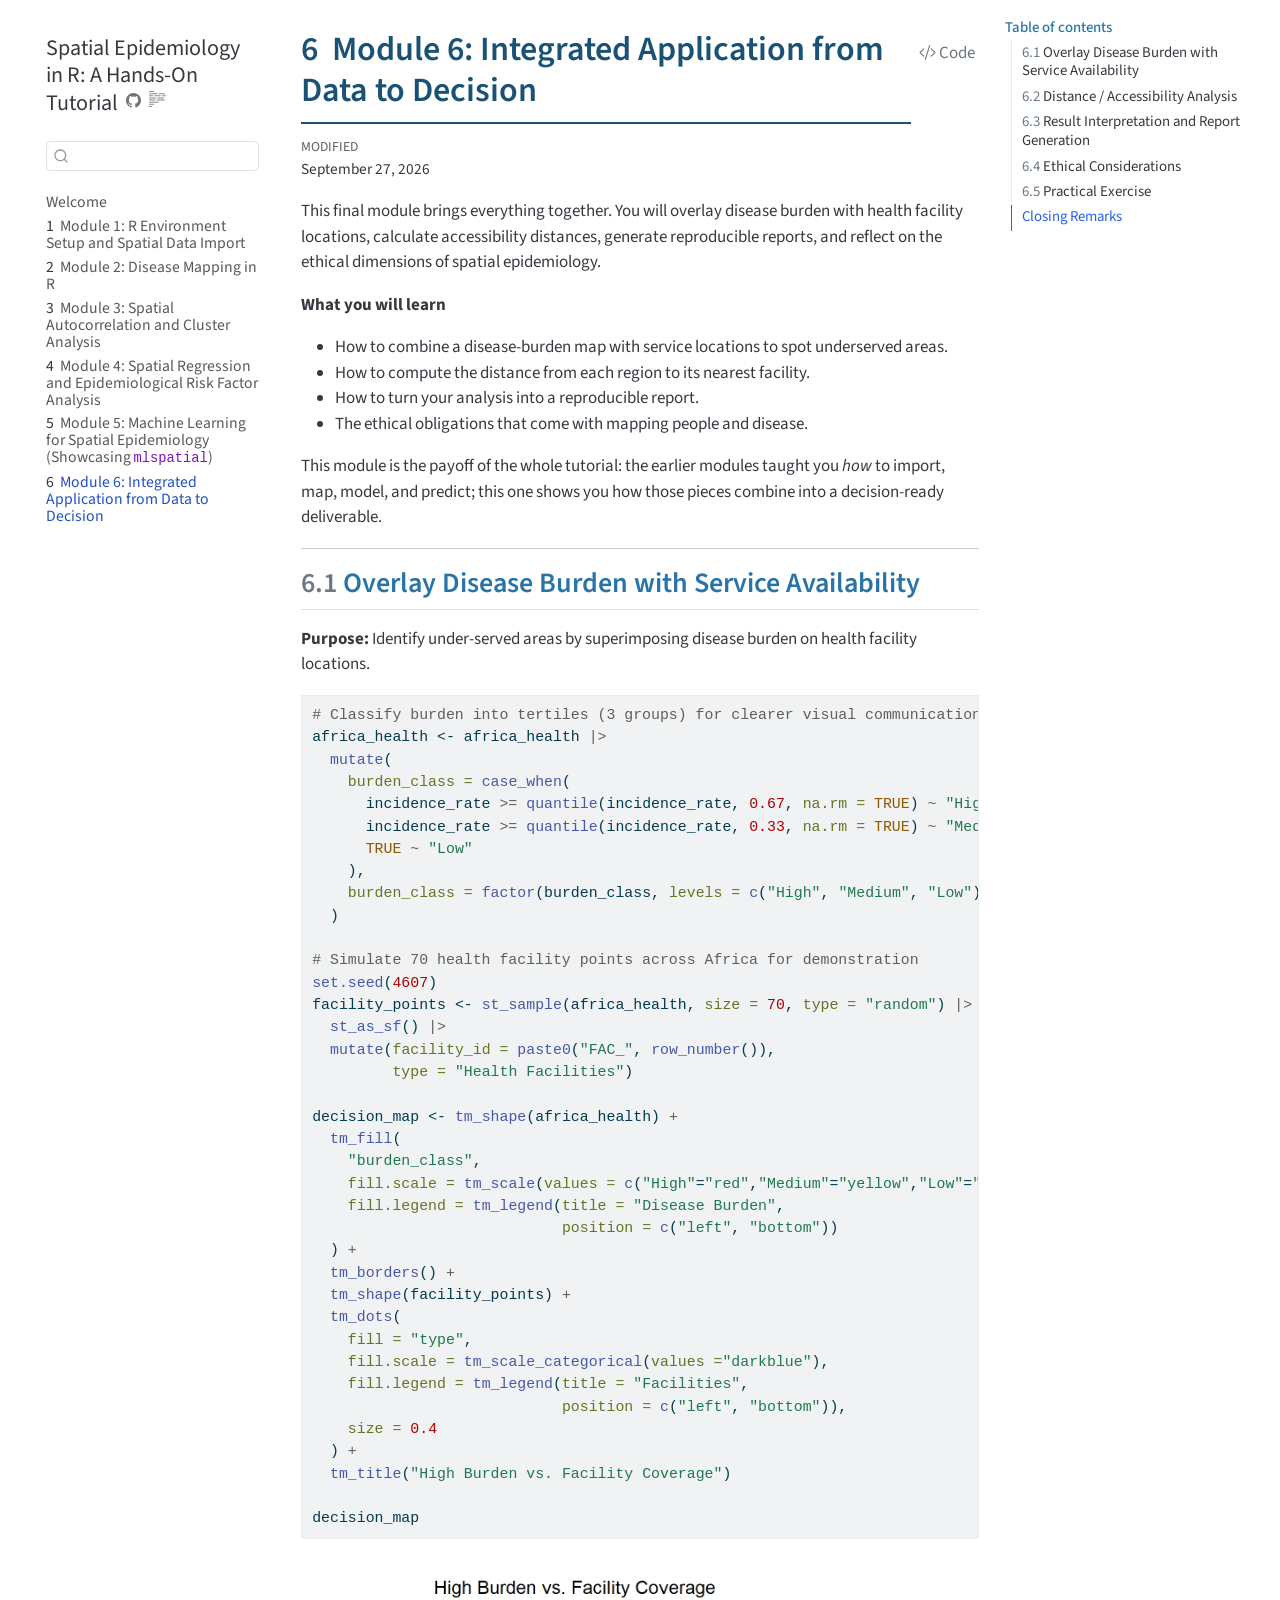
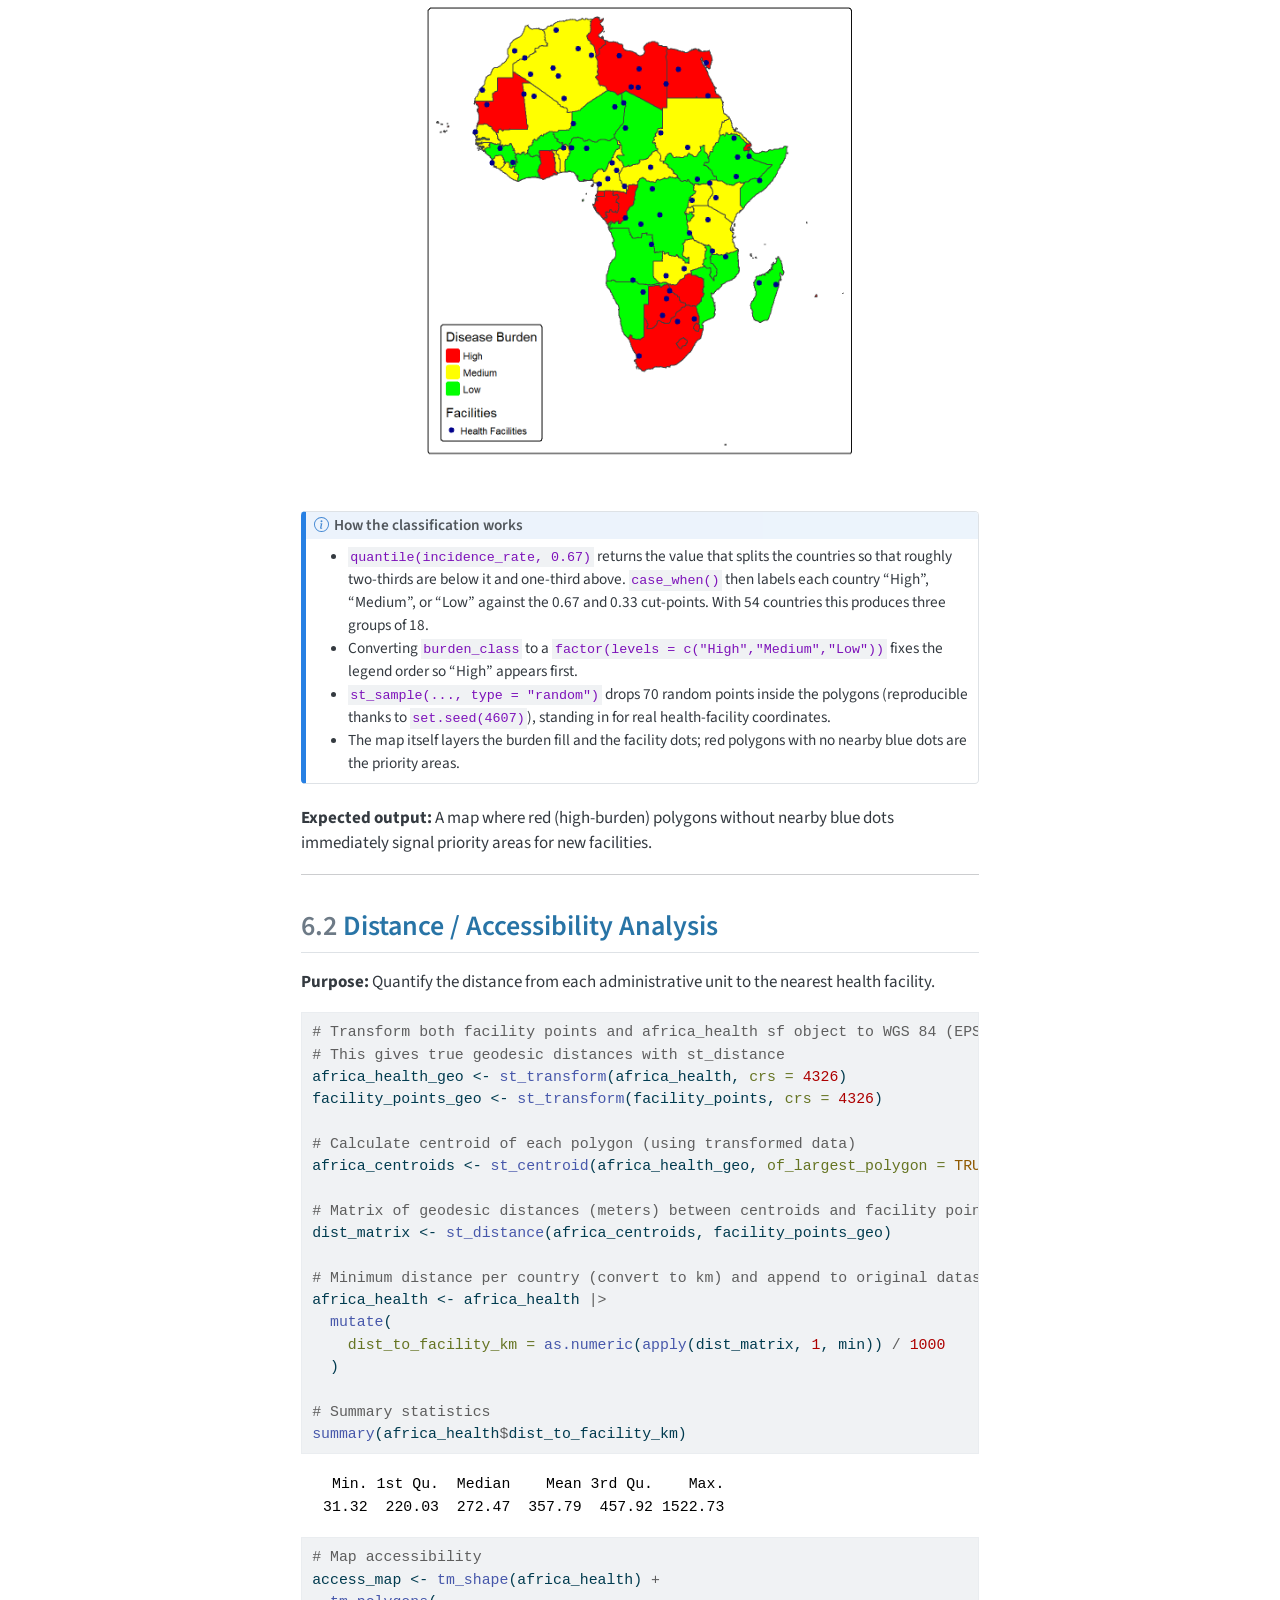
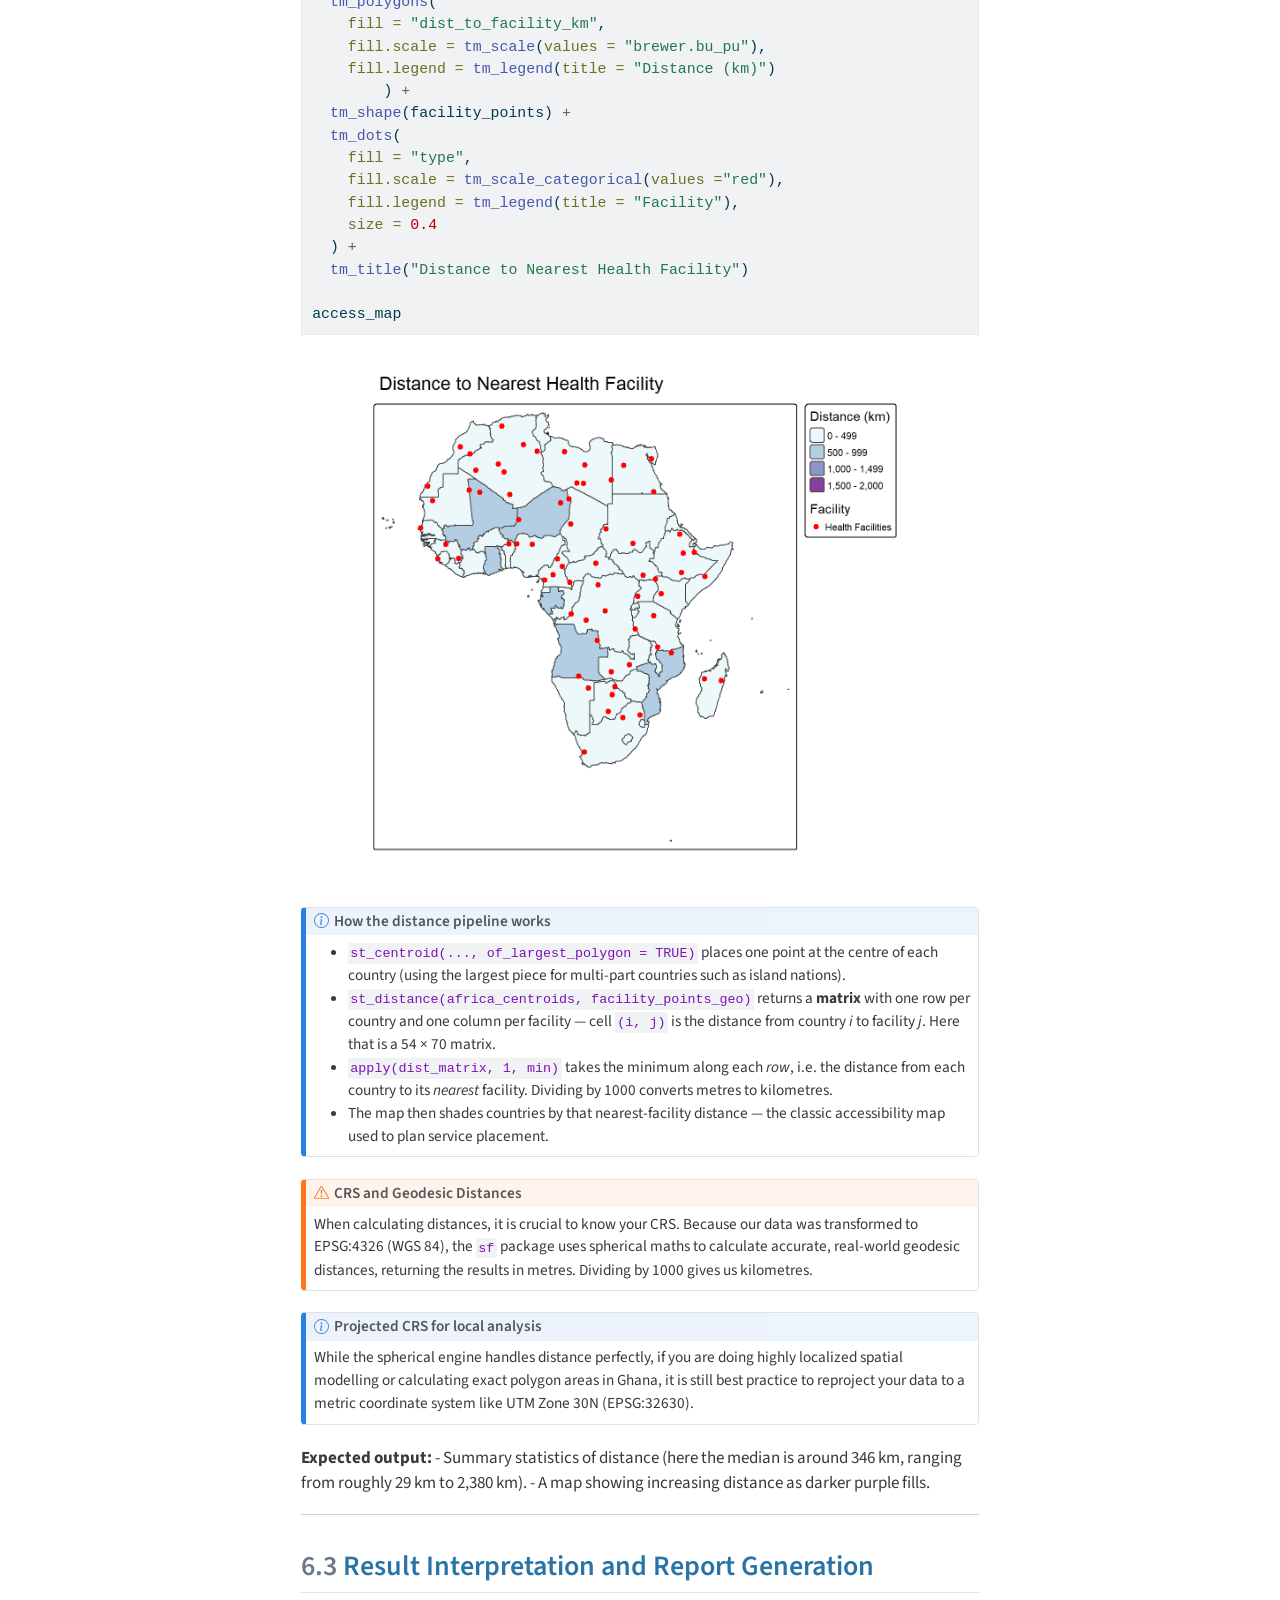
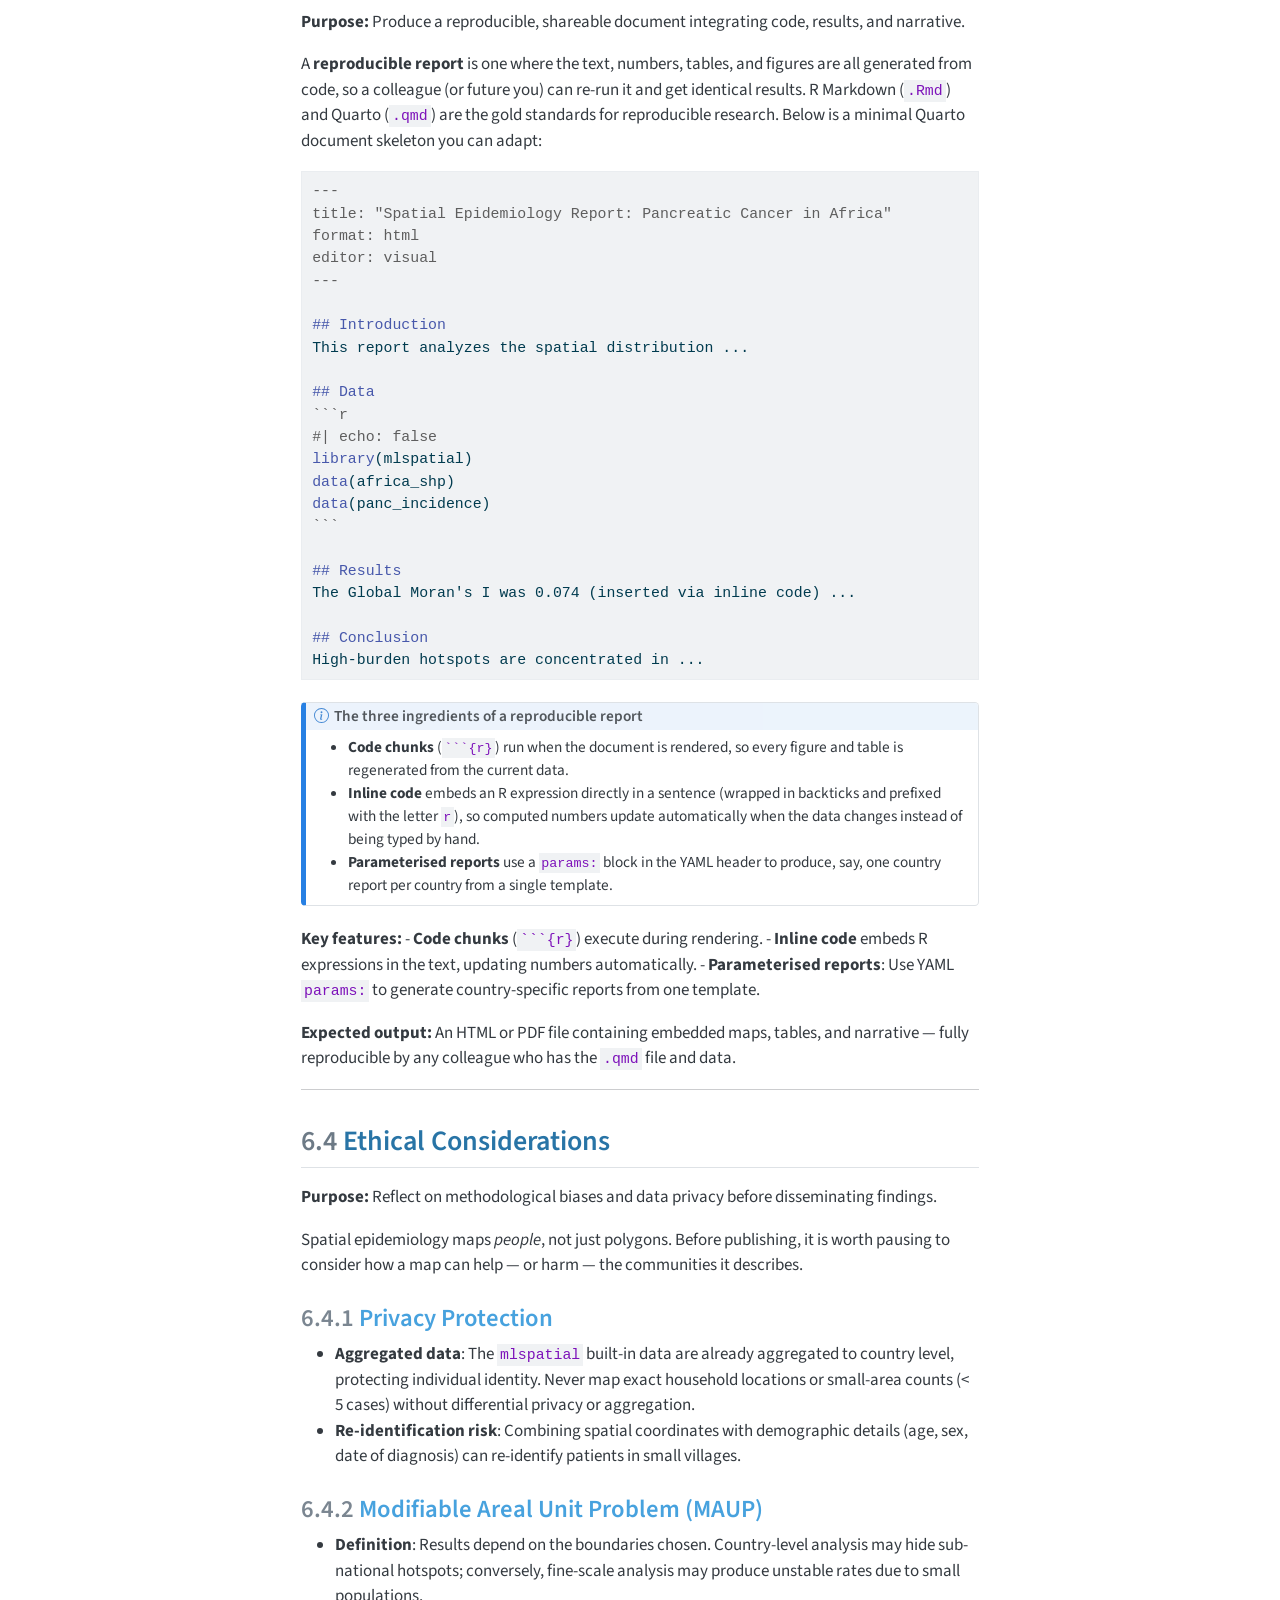
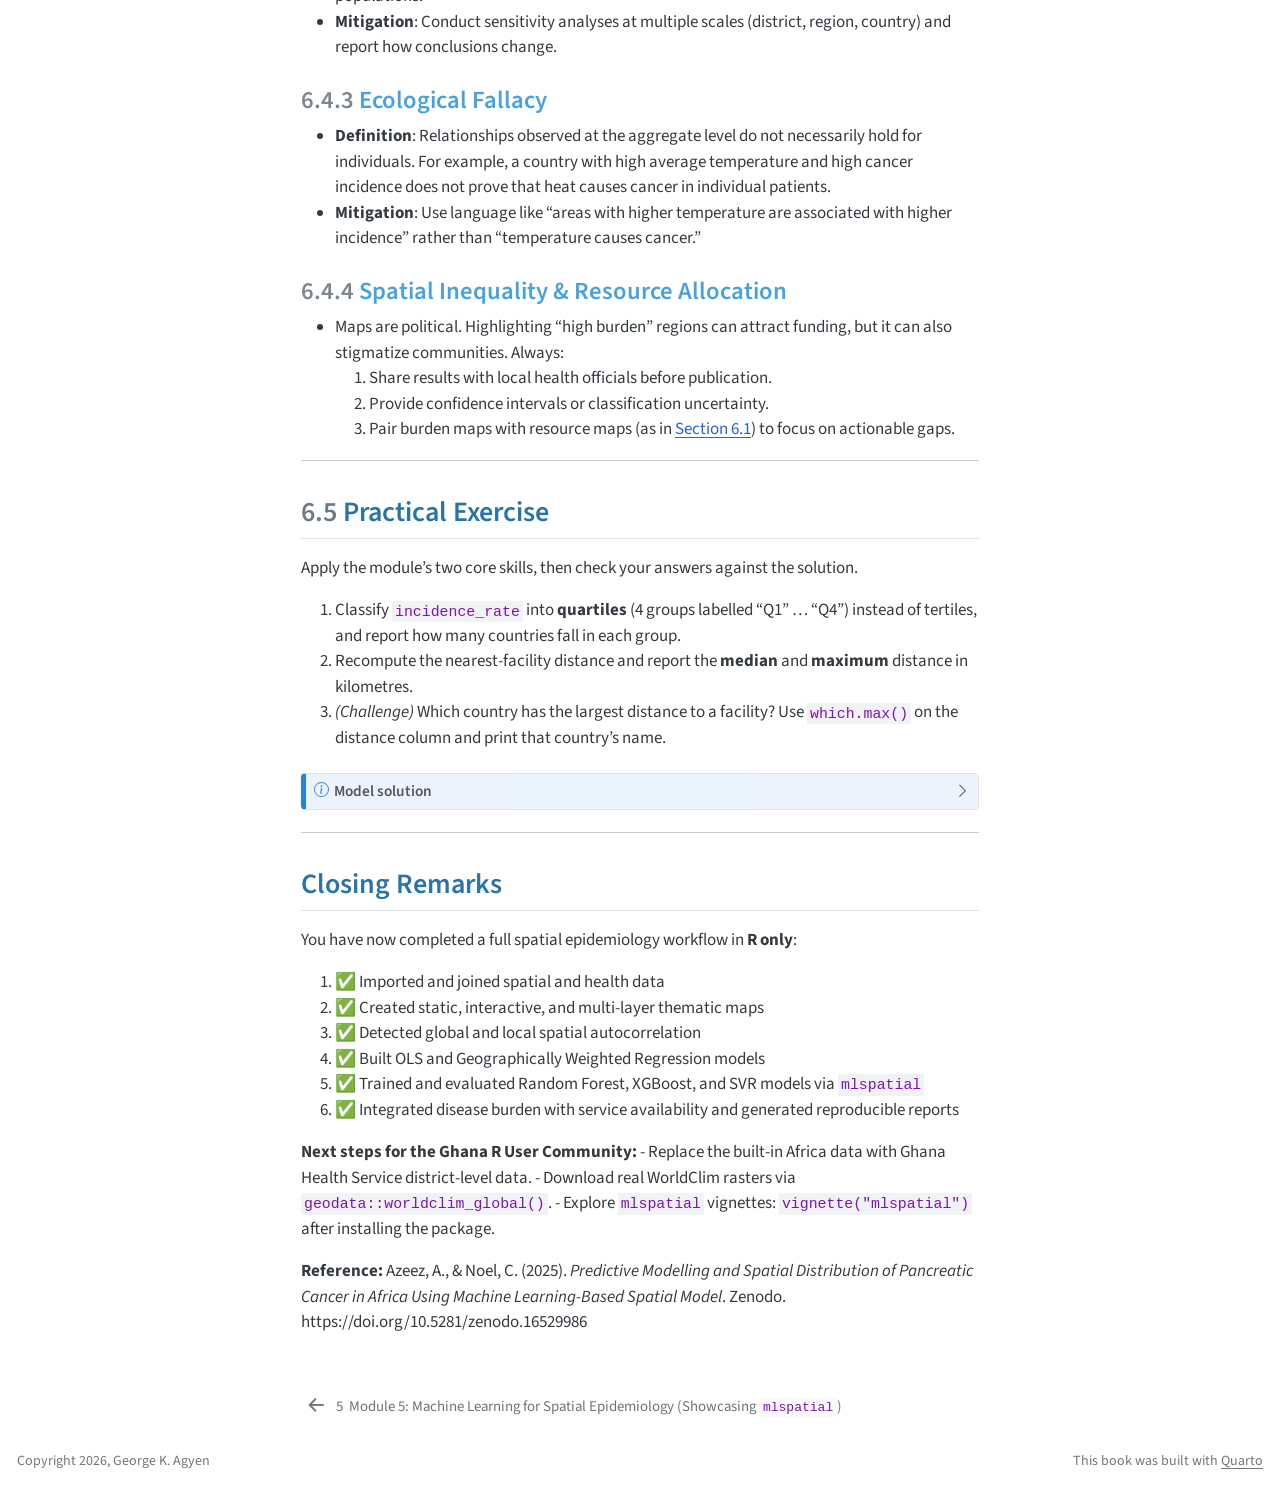
<file: 06-integration.html>
<!DOCTYPE html>
<html xmlns="http://www.w3.org/1999/xhtml" lang="en" xml:lang="en"><head>

<meta charset="utf-8">
<meta name="generator" content="quarto-1.9.38">

<meta name="viewport" content="width=device-width, initial-scale=1.0, user-scalable=yes">


<title>6&nbsp; Module 6: Integrated Application from Data to Decision – Spatial Epidemiology in R: A Hands-On Tutorial</title>
<style>
/* Default styles provided by pandoc.
** See https://pandoc.org/MANUAL.html#variables-for-html for config info.
*/
code{white-space: pre-wrap;}
span.smallcaps{font-variant: small-caps;}
div.columns{display: flex; gap: min(4vw, 1.5em);}
div.column{flex: auto; overflow-x: auto;}
div.hanging-indent{margin-left: 1.5em; text-indent: -1.5em;}
ul.task-list{list-style: none;}
ul.task-list li input[type="checkbox"] {
  width: 0.8em;
  margin: 0 0.8em 0.2em -1em; /* quarto-specific, see https://github.com/quarto-dev/quarto-cli/issues/4556 */ 
  vertical-align: middle;
}
/* CSS for syntax highlighting */
html { -webkit-text-size-adjust: 100%; }
pre > code.sourceCode { white-space: pre; position: relative; }
pre > code.sourceCode > span { display: inline-block; line-height: 1.25; }
pre > code.sourceCode > span:empty { height: 1.2em; }
.sourceCode { overflow: visible; }
code.sourceCode > span { color: inherit; text-decoration: inherit; }
div.sourceCode { margin: 1em 0; }
pre.sourceCode { margin: 0; }
@media screen {
div.sourceCode { overflow: auto; }
}
@media print {
pre > code.sourceCode { white-space: pre-wrap; }
pre > code.sourceCode > span { text-indent: -5em; padding-left: 5em; }
}
pre.numberSource code
  { counter-reset: source-line 0; }
pre.numberSource code > span
  { position: relative; left: -4em; counter-increment: source-line; }
pre.numberSource code > span > a:first-child::before
  { content: counter(source-line);
    position: relative; left: -1em; text-align: right; vertical-align: baseline;
    border: none; display: inline-block;
    -webkit-touch-callout: none; -webkit-user-select: none;
    -khtml-user-select: none; -moz-user-select: none;
    -ms-user-select: none; user-select: none;
    padding: 0 4px; width: 4em;
  }
pre.numberSource { margin-left: 3em;  padding-left: 4px; }
div.sourceCode
  {   }
@media screen {
pre > code.sourceCode > span > a:first-child::before { text-decoration: underline; }
}
</style>


<script src="site_libs/quarto-nav/quarto-nav.js"></script>
<script src="site_libs/quarto-nav/headroom.min.js"></script>
<script src="site_libs/clipboard/clipboard.min.js"></script>
<script src="site_libs/quarto-search/autocomplete.umd.js"></script>
<script src="site_libs/quarto-search/fuse.min.js"></script>
<script src="site_libs/quarto-search/quarto-search.js"></script>
<meta name="quarto:offset" content="./">
<link href="./05-ml.html" rel="prev">
<link href="./Spat_epi.png" rel="icon" type="image/png">
<script src="site_libs/quarto-html/quarto.js" type="module"></script>
<script src="site_libs/quarto-html/tabsets/tabsets.js" type="module"></script>
<script src="site_libs/quarto-html/popper.min.js"></script>
<script src="site_libs/quarto-html/tippy.umd.min.js"></script>
<script src="site_libs/quarto-html/anchor.min.js"></script>
<link href="site_libs/quarto-html/tippy.css" rel="stylesheet">
<link href="site_libs/quarto-html/quarto-syntax-highlighting-15634bcf2e68342d4ad2dfa704d543f6.css" rel="stylesheet" id="quarto-text-highlighting-styles">
<script src="site_libs/bootstrap/bootstrap.min.js"></script>
<link href="site_libs/bootstrap/bootstrap-icons.css" rel="stylesheet">
<link href="site_libs/bootstrap/bootstrap-9e3e5b9121e68b3f077afb32f2c64d95.min.css" rel="stylesheet" append-hash="true" id="quarto-bootstrap" data-mode="light">
<script id="quarto-search-options" type="application/json">{
  "location": "sidebar",
  "copy-button": false,
  "collapse-after": 3,
  "panel-placement": "start",
  "type": "textbox",
  "limit": 50,
  "keyboard-shortcut": [
    "f",
    "/",
    "s"
  ],
  "show-item-context": false,
  "language": {
    "search-no-results-text": "No results",
    "search-matching-documents-text": "matching documents",
    "search-copy-link-title": "Copy link to search",
    "search-hide-matches-text": "Hide additional matches",
    "search-more-match-text": "more match in this document",
    "search-more-matches-text": "more matches in this document",
    "search-clear-button-title": "Clear",
    "search-text-placeholder": "",
    "search-detached-cancel-button-title": "Cancel",
    "search-submit-button-title": "Submit",
    "search-label": "Search"
  }
}</script>
<link rel="stylesheet" href="https://cdnjs.cloudflare.com/ajax/libs/font-awesome/6.4.0/css/all.min.css">


<link rel="stylesheet" href="styles.css">
</head>

<body class="nav-sidebar floating quarto-light">

<div id="quarto-search-results"></div>
  <header id="quarto-header" class="headroom fixed-top">
  <nav class="quarto-secondary-nav">
    <div class="container-fluid d-flex">
      <button type="button" class="quarto-btn-toggle btn" data-bs-toggle="collapse" role="button" data-bs-target=".quarto-sidebar-collapse-item" aria-controls="quarto-sidebar" aria-expanded="false" aria-label="Toggle sidebar navigation" onclick="if (window.quartoToggleHeadroom) { window.quartoToggleHeadroom(); }">
        <i class="bi bi-layout-text-sidebar-reverse"></i>
      </button>
        <nav class="quarto-page-breadcrumbs" aria-label="breadcrumb"><ol class="breadcrumb"><li class="breadcrumb-item"><a href="./06-integration.html"><span class="chapter-number">6</span>&nbsp; <span class="chapter-title">Module 6: Integrated Application from Data to Decision</span></a></li></ol></nav>
        <a class="flex-grow-1" role="navigation" data-bs-toggle="collapse" data-bs-target=".quarto-sidebar-collapse-item" aria-controls="quarto-sidebar" aria-expanded="false" aria-label="Toggle sidebar navigation" onclick="if (window.quartoToggleHeadroom) { window.quartoToggleHeadroom(); }">      
        </a>
      <button type="button" class="btn quarto-search-button" aria-label="Search" onclick="window.quartoOpenSearch();">
        <i class="bi bi-search"></i>
      </button>
    </div>
  </nav>
</header>
<!-- content -->
<div id="quarto-content" class="quarto-container page-columns page-rows-contents page-layout-article">
<!-- sidebar -->
  <nav id="quarto-sidebar" class="sidebar collapse collapse-horizontal quarto-sidebar-collapse-item sidebar-navigation floating overflow-auto">
    <div class="pt-lg-2 mt-2 text-left sidebar-header">
    <div class="sidebar-title mb-0 py-0">
      <a href="./">Spatial Epidemiology in R: A Hands-On Tutorial</a> 
        <div class="sidebar-tools-main">
    <a href="https://github.com/gkagyen/spatial-epi-tutorial" title="Source Code" class="quarto-navigation-tool px-1" aria-label="Source Code"><i class="bi bi-github"></i></a>
  <a href="" class="quarto-reader-toggle quarto-navigation-tool px-1" onclick="window.quartoToggleReader(); return false;" title="Toggle reader mode">
  <div class="quarto-reader-toggle-btn">
  <i class="bi"></i>
  </div>
</a>
</div>
    </div>
      </div>
        <div class="mt-2 flex-shrink-0 align-items-center">
        <div class="sidebar-search">
        <div id="quarto-search" class="" title="Search"></div>
        </div>
        </div>
    <div class="sidebar-menu-container"> 
    <ul class="list-unstyled mt-1">
        <li class="sidebar-item">
  <div class="sidebar-item-container"> 
  <a href="./index.html" class="sidebar-item-text sidebar-link">
 <span class="menu-text">Welcome</span></a>
  </div>
</li>
        <li class="sidebar-item">
  <div class="sidebar-item-container"> 
  <a href="./01-setup.html" class="sidebar-item-text sidebar-link">
 <span class="menu-text"><span class="chapter-number">1</span>&nbsp; <span class="chapter-title">Module 1: R Environment Setup and Spatial Data Import</span></span></a>
  </div>
</li>
        <li class="sidebar-item">
  <div class="sidebar-item-container"> 
  <a href="./02-mapping.html" class="sidebar-item-text sidebar-link">
 <span class="menu-text"><span class="chapter-number">2</span>&nbsp; <span class="chapter-title">Module 2: Disease Mapping in R</span></span></a>
  </div>
</li>
        <li class="sidebar-item">
  <div class="sidebar-item-container"> 
  <a href="./03-autocorrelation.html" class="sidebar-item-text sidebar-link">
 <span class="menu-text"><span class="chapter-number">3</span>&nbsp; <span class="chapter-title">Module 3: Spatial Autocorrelation and Cluster Analysis</span></span></a>
  </div>
</li>
        <li class="sidebar-item">
  <div class="sidebar-item-container"> 
  <a href="./04-regression.html" class="sidebar-item-text sidebar-link">
 <span class="menu-text"><span class="chapter-number">4</span>&nbsp; <span class="chapter-title">Module 4: Spatial Regression and Epidemiological Risk Factor Analysis</span></span></a>
  </div>
</li>
        <li class="sidebar-item">
  <div class="sidebar-item-container"> 
  <a href="./05-ml.html" class="sidebar-item-text sidebar-link">
 <span class="menu-text"><span class="chapter-number">5</span>&nbsp; <span class="chapter-title">Module 5: Machine Learning for Spatial Epidemiology (Showcasing <code>mlspatial</code>)</span></span></a>
  </div>
</li>
        <li class="sidebar-item">
  <div class="sidebar-item-container"> 
  <a href="./06-integration.html" class="sidebar-item-text sidebar-link active">
 <span class="menu-text"><span class="chapter-number">6</span>&nbsp; <span class="chapter-title">Module 6: Integrated Application from Data to Decision</span></span></a>
  </div>
</li>
    </ul>
    </div>
</nav>
<div id="quarto-sidebar-glass" class="quarto-sidebar-collapse-item" data-bs-toggle="collapse" data-bs-target=".quarto-sidebar-collapse-item"></div>
<!-- margin-sidebar -->
    <div id="quarto-margin-sidebar" class="sidebar margin-sidebar">
        <nav id="TOC" role="doc-toc" class="toc-active">
    <h2 id="toc-title">Table of contents</h2>
   
  <ul>
  <li><a href="#sec-overlay-decision" id="toc-sec-overlay-decision" class="nav-link active" data-scroll-target="#sec-overlay-decision"><span class="header-section-number">6.1</span> Overlay Disease Burden with Service Availability</a></li>
  <li><a href="#sec-distance" id="toc-sec-distance" class="nav-link" data-scroll-target="#sec-distance"><span class="header-section-number">6.2</span> Distance / Accessibility Analysis</a></li>
  <li><a href="#sec-report" id="toc-sec-report" class="nav-link" data-scroll-target="#sec-report"><span class="header-section-number">6.3</span> Result Interpretation and Report Generation</a></li>
  <li><a href="#sec-ethics" id="toc-sec-ethics" class="nav-link" data-scroll-target="#sec-ethics"><span class="header-section-number">6.4</span> Ethical Considerations</a>
  <ul class="collapse">
  <li><a href="#privacy-protection" id="toc-privacy-protection" class="nav-link" data-scroll-target="#privacy-protection"><span class="header-section-number">6.4.1</span> Privacy Protection</a></li>
  <li><a href="#modifiable-areal-unit-problem-maup" id="toc-modifiable-areal-unit-problem-maup" class="nav-link" data-scroll-target="#modifiable-areal-unit-problem-maup"><span class="header-section-number">6.4.2</span> Modifiable Areal Unit Problem (MAUP)</a></li>
  <li><a href="#ecological-fallacy" id="toc-ecological-fallacy" class="nav-link" data-scroll-target="#ecological-fallacy"><span class="header-section-number">6.4.3</span> Ecological Fallacy</a></li>
  <li><a href="#spatial-inequality-resource-allocation" id="toc-spatial-inequality-resource-allocation" class="nav-link" data-scroll-target="#spatial-inequality-resource-allocation"><span class="header-section-number">6.4.4</span> Spatial Inequality &amp; Resource Allocation</a></li>
  </ul></li>
  <li><a href="#sec-m6-exercise" id="toc-sec-m6-exercise" class="nav-link" data-scroll-target="#sec-m6-exercise"><span class="header-section-number">6.5</span> Practical Exercise</a></li>
  <li><a href="#sec-closing" id="toc-sec-closing" class="nav-link" data-scroll-target="#sec-closing">Closing Remarks</a></li>
  </ul>
</nav>
    </div>
<!-- main -->
<main class="content" id="quarto-document-content">

<header id="title-block-header" class="quarto-title-block default">
<div class="quarto-title">
<div class="quarto-title-block"><div><h1 class="title"><span id="sec-module6" class="quarto-section-identifier"><span class="chapter-number">6</span>&nbsp; <span class="chapter-title">Module 6: Integrated Application from Data to Decision</span></span></h1><button type="button" class="btn code-tools-button" id="quarto-code-tools-source"><i class="bi"></i> Code</button></div></div>
</div>



<div class="quarto-title-meta">

    
  
    <div>
    <div class="quarto-title-meta-heading">Modified</div>
    <div class="quarto-title-meta-contents">
      <p class="date-modified">September 27, 2026</p>
    </div>
  </div>
    
  </div>
  


</header>


<p>This final module brings everything together. You will overlay disease burden with health facility locations, calculate accessibility distances, generate reproducible reports, and reflect on the ethical dimensions of spatial epidemiology.</p>
<p><strong>What you will learn</strong></p>
<ul>
<li>How to combine a disease-burden map with service locations to spot underserved areas.</li>
<li>How to compute the distance from each region to its nearest facility.</li>
<li>How to turn your analysis into a reproducible report.</li>
<li>The ethical obligations that come with mapping people and disease.</li>
</ul>
<p>This module is the payoff of the whole tutorial: the earlier modules taught you <em>how</em> to import, map, model, and predict; this one shows you how those pieces combine into a decision-ready deliverable.</p>
<hr>
<section id="sec-overlay-decision" class="level2" data-number="6.1">
<h2 data-number="6.1" class="anchored" data-anchor-id="sec-overlay-decision"><span class="header-section-number">6.1</span> Overlay Disease Burden with Service Availability</h2>
<p><strong>Purpose:</strong> Identify under-served areas by superimposing disease burden on health facility locations.</p>
<div class="cell">
<div class="code-copy-outer-scaffold"><div class="sourceCode cell-code" id="cb1"><pre class="sourceCode r code-with-copy"><code class="sourceCode r"><span id="cb1-1"><a href="#cb1-1" aria-hidden="true" tabindex="-1"></a><span class="co"># Classify burden into tertiles (3 groups) for clearer visual communication</span></span>
<span id="cb1-2"><a href="#cb1-2" aria-hidden="true" tabindex="-1"></a>africa_health <span class="ot">&lt;-</span> africa_health <span class="sc">|&gt;</span></span>
<span id="cb1-3"><a href="#cb1-3" aria-hidden="true" tabindex="-1"></a>  <span class="fu">mutate</span>(</span>
<span id="cb1-4"><a href="#cb1-4" aria-hidden="true" tabindex="-1"></a>    <span class="at">burden_class =</span> <span class="fu">case_when</span>(</span>
<span id="cb1-5"><a href="#cb1-5" aria-hidden="true" tabindex="-1"></a>      incidence_rate <span class="sc">&gt;=</span> <span class="fu">quantile</span>(incidence_rate, <span class="fl">0.67</span>, <span class="at">na.rm =</span> <span class="cn">TRUE</span>) <span class="sc">~</span> <span class="st">"High"</span>,</span>
<span id="cb1-6"><a href="#cb1-6" aria-hidden="true" tabindex="-1"></a>      incidence_rate <span class="sc">&gt;=</span> <span class="fu">quantile</span>(incidence_rate, <span class="fl">0.33</span>, <span class="at">na.rm =</span> <span class="cn">TRUE</span>) <span class="sc">~</span> <span class="st">"Medium"</span>,</span>
<span id="cb1-7"><a href="#cb1-7" aria-hidden="true" tabindex="-1"></a>      <span class="cn">TRUE</span> <span class="sc">~</span> <span class="st">"Low"</span></span>
<span id="cb1-8"><a href="#cb1-8" aria-hidden="true" tabindex="-1"></a>    ),</span>
<span id="cb1-9"><a href="#cb1-9" aria-hidden="true" tabindex="-1"></a>    <span class="at">burden_class =</span> <span class="fu">factor</span>(burden_class, <span class="at">levels =</span> <span class="fu">c</span>(<span class="st">"High"</span>, <span class="st">"Medium"</span>, <span class="st">"Low"</span>))</span>
<span id="cb1-10"><a href="#cb1-10" aria-hidden="true" tabindex="-1"></a>  )</span>
<span id="cb1-11"><a href="#cb1-11" aria-hidden="true" tabindex="-1"></a></span>
<span id="cb1-12"><a href="#cb1-12" aria-hidden="true" tabindex="-1"></a><span class="co"># Simulate 70 health facility points across Africa for demonstration</span></span>
<span id="cb1-13"><a href="#cb1-13" aria-hidden="true" tabindex="-1"></a><span class="fu">set.seed</span>(<span class="dv">4607</span>)</span>
<span id="cb1-14"><a href="#cb1-14" aria-hidden="true" tabindex="-1"></a>facility_points <span class="ot">&lt;-</span> <span class="fu">st_sample</span>(africa_health, <span class="at">size =</span> <span class="dv">70</span>, <span class="at">type =</span> <span class="st">"random"</span>) <span class="sc">|&gt;</span> </span>
<span id="cb1-15"><a href="#cb1-15" aria-hidden="true" tabindex="-1"></a>  <span class="fu">st_as_sf</span>() <span class="sc">|&gt;</span> </span>
<span id="cb1-16"><a href="#cb1-16" aria-hidden="true" tabindex="-1"></a>  <span class="fu">mutate</span>(<span class="at">facility_id =</span> <span class="fu">paste0</span>(<span class="st">"FAC_"</span>, <span class="fu">row_number</span>()),</span>
<span id="cb1-17"><a href="#cb1-17" aria-hidden="true" tabindex="-1"></a>         <span class="at">type =</span> <span class="st">"Health Facilities"</span>)</span>
<span id="cb1-18"><a href="#cb1-18" aria-hidden="true" tabindex="-1"></a></span>
<span id="cb1-19"><a href="#cb1-19" aria-hidden="true" tabindex="-1"></a>decision_map <span class="ot">&lt;-</span> <span class="fu">tm_shape</span>(africa_health) <span class="sc">+</span></span>
<span id="cb1-20"><a href="#cb1-20" aria-hidden="true" tabindex="-1"></a>  <span class="fu">tm_fill</span>(</span>
<span id="cb1-21"><a href="#cb1-21" aria-hidden="true" tabindex="-1"></a>    <span class="st">"burden_class"</span>, </span>
<span id="cb1-22"><a href="#cb1-22" aria-hidden="true" tabindex="-1"></a>    <span class="at">fill.scale =</span> <span class="fu">tm_scale</span>(<span class="at">values =</span> <span class="fu">c</span>(<span class="st">"High"</span><span class="ot">=</span><span class="st">"red"</span>,<span class="st">"Medium"</span><span class="ot">=</span><span class="st">"yellow"</span>,<span class="st">"Low"</span><span class="ot">=</span><span class="st">"green"</span>)),</span>
<span id="cb1-23"><a href="#cb1-23" aria-hidden="true" tabindex="-1"></a>    <span class="at">fill.legend =</span> <span class="fu">tm_legend</span>(<span class="at">title =</span> <span class="st">"Disease Burden"</span>, </span>
<span id="cb1-24"><a href="#cb1-24" aria-hidden="true" tabindex="-1"></a>                            <span class="at">position =</span> <span class="fu">c</span>(<span class="st">"left"</span>, <span class="st">"bottom"</span>)) </span>
<span id="cb1-25"><a href="#cb1-25" aria-hidden="true" tabindex="-1"></a>  ) <span class="sc">+</span></span>
<span id="cb1-26"><a href="#cb1-26" aria-hidden="true" tabindex="-1"></a>  <span class="fu">tm_borders</span>() <span class="sc">+</span></span>
<span id="cb1-27"><a href="#cb1-27" aria-hidden="true" tabindex="-1"></a>  <span class="fu">tm_shape</span>(facility_points) <span class="sc">+</span></span>
<span id="cb1-28"><a href="#cb1-28" aria-hidden="true" tabindex="-1"></a>  <span class="fu">tm_dots</span>(</span>
<span id="cb1-29"><a href="#cb1-29" aria-hidden="true" tabindex="-1"></a>    <span class="at">fill =</span> <span class="st">"type"</span>,</span>
<span id="cb1-30"><a href="#cb1-30" aria-hidden="true" tabindex="-1"></a>    <span class="at">fill.scale =</span> <span class="fu">tm_scale_categorical</span>(<span class="at">values =</span><span class="st">"darkblue"</span>),</span>
<span id="cb1-31"><a href="#cb1-31" aria-hidden="true" tabindex="-1"></a>    <span class="at">fill.legend =</span> <span class="fu">tm_legend</span>(<span class="at">title =</span> <span class="st">"Facilities"</span>, </span>
<span id="cb1-32"><a href="#cb1-32" aria-hidden="true" tabindex="-1"></a>                            <span class="at">position =</span> <span class="fu">c</span>(<span class="st">"left"</span>, <span class="st">"bottom"</span>)),</span>
<span id="cb1-33"><a href="#cb1-33" aria-hidden="true" tabindex="-1"></a>    <span class="at">size =</span> <span class="fl">0.4</span></span>
<span id="cb1-34"><a href="#cb1-34" aria-hidden="true" tabindex="-1"></a>  ) <span class="sc">+</span></span>
<span id="cb1-35"><a href="#cb1-35" aria-hidden="true" tabindex="-1"></a>  <span class="fu">tm_title</span>(<span class="st">"High Burden vs. Facility Coverage"</span>) </span>
<span id="cb1-36"><a href="#cb1-36" aria-hidden="true" tabindex="-1"></a></span>
<span id="cb1-37"><a href="#cb1-37" aria-hidden="true" tabindex="-1"></a>decision_map</span></code></pre></div><button title="Copy to Clipboard" class="code-copy-button"><i class="bi"></i></button></div>
<div class="cell-output-display">
<div>
<figure class="figure">
<p><img src="06-integration_files/figure-html/overlay-decision-1.png" class="img-fluid figure-img" width="768"></p>
</figure>
</div>
</div>
</div>
<div class="callout callout-style-default callout-note callout-titled">
<div class="callout-header d-flex align-content-center">
<div class="callout-icon-container">
<i class="callout-icon"></i>
</div>
<div class="callout-title-container flex-fill">
<span class="screen-reader-only">Note</span>How the classification works
</div>
</div>
<div class="callout-body-container callout-body">
<ul>
<li><code>quantile(incidence_rate, 0.67)</code> returns the value that splits the countries so that roughly two-thirds are below it and one-third above. <code>case_when()</code> then labels each country “High”, “Medium”, or “Low” against the 0.67 and 0.33 cut-points. With 54 countries this produces three groups of 18.</li>
<li>Converting <code>burden_class</code> to a <code>factor(levels = c("High","Medium","Low"))</code> fixes the legend order so “High” appears first.</li>
<li><code>st_sample(..., type = "random")</code> drops 70 random points inside the polygons (reproducible thanks to <code>set.seed(4607)</code>), standing in for real health-facility coordinates.</li>
<li>The map itself layers the burden fill and the facility dots; red polygons with no nearby blue dots are the priority areas.</li>
</ul>
</div>
</div>
<p><strong>Expected output:</strong> A map where red (high-burden) polygons without nearby blue dots immediately signal priority areas for new facilities.</p>
<hr>
</section>
<section id="sec-distance" class="level2" data-number="6.2">
<h2 data-number="6.2" class="anchored" data-anchor-id="sec-distance"><span class="header-section-number">6.2</span> Distance / Accessibility Analysis</h2>
<p><strong>Purpose:</strong> Quantify the distance from each administrative unit to the nearest health facility.</p>
<div class="cell">
<div class="code-copy-outer-scaffold"><div class="sourceCode cell-code" id="cb2"><pre class="sourceCode r code-with-copy"><code class="sourceCode r"><span id="cb2-1"><a href="#cb2-1" aria-hidden="true" tabindex="-1"></a><span class="co"># Transform both facility points and africa_health sf object to WGS 84 (EPSG:4326)</span></span>
<span id="cb2-2"><a href="#cb2-2" aria-hidden="true" tabindex="-1"></a><span class="co"># This gives true geodesic distances with st_distance</span></span>
<span id="cb2-3"><a href="#cb2-3" aria-hidden="true" tabindex="-1"></a>africa_health_geo <span class="ot">&lt;-</span> <span class="fu">st_transform</span>(africa_health, <span class="at">crs =</span> <span class="dv">4326</span>)</span>
<span id="cb2-4"><a href="#cb2-4" aria-hidden="true" tabindex="-1"></a>facility_points_geo <span class="ot">&lt;-</span> <span class="fu">st_transform</span>(facility_points, <span class="at">crs =</span> <span class="dv">4326</span>)</span>
<span id="cb2-5"><a href="#cb2-5" aria-hidden="true" tabindex="-1"></a></span>
<span id="cb2-6"><a href="#cb2-6" aria-hidden="true" tabindex="-1"></a><span class="co"># Calculate centroid of each polygon (using transformed data)</span></span>
<span id="cb2-7"><a href="#cb2-7" aria-hidden="true" tabindex="-1"></a>africa_centroids <span class="ot">&lt;-</span> <span class="fu">st_centroid</span>(africa_health_geo, <span class="at">of_largest_polygon =</span> <span class="cn">TRUE</span>)</span>
<span id="cb2-8"><a href="#cb2-8" aria-hidden="true" tabindex="-1"></a></span>
<span id="cb2-9"><a href="#cb2-9" aria-hidden="true" tabindex="-1"></a><span class="co"># Matrix of geodesic distances (meters) between centroids and facility points</span></span>
<span id="cb2-10"><a href="#cb2-10" aria-hidden="true" tabindex="-1"></a>dist_matrix <span class="ot">&lt;-</span> <span class="fu">st_distance</span>(africa_centroids, facility_points_geo)</span>
<span id="cb2-11"><a href="#cb2-11" aria-hidden="true" tabindex="-1"></a></span>
<span id="cb2-12"><a href="#cb2-12" aria-hidden="true" tabindex="-1"></a><span class="co"># Minimum distance per country (convert to km) and append to original dataset</span></span>
<span id="cb2-13"><a href="#cb2-13" aria-hidden="true" tabindex="-1"></a>africa_health <span class="ot">&lt;-</span> africa_health <span class="sc">|&gt;</span></span>
<span id="cb2-14"><a href="#cb2-14" aria-hidden="true" tabindex="-1"></a>  <span class="fu">mutate</span>(</span>
<span id="cb2-15"><a href="#cb2-15" aria-hidden="true" tabindex="-1"></a>    <span class="at">dist_to_facility_km =</span> <span class="fu">as.numeric</span>(<span class="fu">apply</span>(dist_matrix, <span class="dv">1</span>, min)) <span class="sc">/</span> <span class="dv">1000</span></span>
<span id="cb2-16"><a href="#cb2-16" aria-hidden="true" tabindex="-1"></a>  )</span>
<span id="cb2-17"><a href="#cb2-17" aria-hidden="true" tabindex="-1"></a></span>
<span id="cb2-18"><a href="#cb2-18" aria-hidden="true" tabindex="-1"></a><span class="co"># Summary statistics</span></span>
<span id="cb2-19"><a href="#cb2-19" aria-hidden="true" tabindex="-1"></a><span class="fu">summary</span>(africa_health<span class="sc">$</span>dist_to_facility_km)</span></code></pre></div><button title="Copy to Clipboard" class="code-copy-button"><i class="bi"></i></button></div>
<div class="cell-output cell-output-stdout">
<pre><code>   Min. 1st Qu.  Median    Mean 3rd Qu.    Max. 
  31.32  220.03  272.47  357.79  457.92 1522.73 </code></pre>
</div>
<div class="code-copy-outer-scaffold"><div class="sourceCode cell-code" id="cb4"><pre class="sourceCode r code-with-copy"><code class="sourceCode r"><span id="cb4-1"><a href="#cb4-1" aria-hidden="true" tabindex="-1"></a><span class="co"># Map accessibility</span></span>
<span id="cb4-2"><a href="#cb4-2" aria-hidden="true" tabindex="-1"></a>access_map <span class="ot">&lt;-</span> <span class="fu">tm_shape</span>(africa_health) <span class="sc">+</span></span>
<span id="cb4-3"><a href="#cb4-3" aria-hidden="true" tabindex="-1"></a>  <span class="fu">tm_polygons</span>(</span>
<span id="cb4-4"><a href="#cb4-4" aria-hidden="true" tabindex="-1"></a>    <span class="at">fill =</span> <span class="st">"dist_to_facility_km"</span>, </span>
<span id="cb4-5"><a href="#cb4-5" aria-hidden="true" tabindex="-1"></a>    <span class="at">fill.scale =</span> <span class="fu">tm_scale</span>(<span class="at">values =</span> <span class="st">"brewer.bu_pu"</span>),</span>
<span id="cb4-6"><a href="#cb4-6" aria-hidden="true" tabindex="-1"></a>    <span class="at">fill.legend =</span> <span class="fu">tm_legend</span>(<span class="at">title =</span> <span class="st">"Distance (km)"</span>)</span>
<span id="cb4-7"><a href="#cb4-7" aria-hidden="true" tabindex="-1"></a>        ) <span class="sc">+</span></span>
<span id="cb4-8"><a href="#cb4-8" aria-hidden="true" tabindex="-1"></a>  <span class="fu">tm_shape</span>(facility_points) <span class="sc">+</span></span>
<span id="cb4-9"><a href="#cb4-9" aria-hidden="true" tabindex="-1"></a>  <span class="fu">tm_dots</span>(</span>
<span id="cb4-10"><a href="#cb4-10" aria-hidden="true" tabindex="-1"></a>    <span class="at">fill =</span> <span class="st">"type"</span>,</span>
<span id="cb4-11"><a href="#cb4-11" aria-hidden="true" tabindex="-1"></a>    <span class="at">fill.scale =</span> <span class="fu">tm_scale_categorical</span>(<span class="at">values =</span><span class="st">"red"</span>),</span>
<span id="cb4-12"><a href="#cb4-12" aria-hidden="true" tabindex="-1"></a>    <span class="at">fill.legend =</span> <span class="fu">tm_legend</span>(<span class="at">title =</span> <span class="st">"Facility"</span>),</span>
<span id="cb4-13"><a href="#cb4-13" aria-hidden="true" tabindex="-1"></a>    <span class="at">size =</span> <span class="fl">0.4</span></span>
<span id="cb4-14"><a href="#cb4-14" aria-hidden="true" tabindex="-1"></a>  ) <span class="sc">+</span></span>
<span id="cb4-15"><a href="#cb4-15" aria-hidden="true" tabindex="-1"></a>  <span class="fu">tm_title</span>(<span class="st">"Distance to Nearest Health Facility"</span>)</span>
<span id="cb4-16"><a href="#cb4-16" aria-hidden="true" tabindex="-1"></a></span>
<span id="cb4-17"><a href="#cb4-17" aria-hidden="true" tabindex="-1"></a>access_map</span></code></pre></div><button title="Copy to Clipboard" class="code-copy-button"><i class="bi"></i></button></div>
<div class="cell-output-display">
<div>
<figure class="figure">
<p><img src="06-integration_files/figure-html/distance-analysis-1.png" class="img-fluid figure-img" width="768"></p>
</figure>
</div>
</div>
</div>
<div class="callout callout-style-default callout-note callout-titled">
<div class="callout-header d-flex align-content-center">
<div class="callout-icon-container">
<i class="callout-icon"></i>
</div>
<div class="callout-title-container flex-fill">
<span class="screen-reader-only">Note</span>How the distance pipeline works
</div>
</div>
<div class="callout-body-container callout-body">
<ul>
<li><code>st_centroid(..., of_largest_polygon = TRUE)</code> places one point at the centre of each country (using the largest piece for multi-part countries such as island nations).</li>
<li><code>st_distance(africa_centroids, facility_points_geo)</code> returns a <strong>matrix</strong> with one row per country and one column per facility — cell <code>(i, j)</code> is the distance from country <em>i</em> to facility <em>j</em>. Here that is a 54 × 70 matrix.</li>
<li><code>apply(dist_matrix, 1, min)</code> takes the minimum along each <em>row</em>, i.e.&nbsp;the distance from each country to its <em>nearest</em> facility. Dividing by 1000 converts metres to kilometres.</li>
<li>The map then shades countries by that nearest-facility distance — the classic accessibility map used to plan service placement.</li>
</ul>
</div>
</div>
<div class="callout callout-style-default callout-warning callout-titled">
<div class="callout-header d-flex align-content-center">
<div class="callout-icon-container">
<i class="callout-icon"></i>
</div>
<div class="callout-title-container flex-fill">
<span class="screen-reader-only">Warning</span>CRS and Geodesic Distances
</div>
</div>
<div class="callout-body-container callout-body">
<p>When calculating distances, it is crucial to know your CRS. Because our data was transformed to EPSG:4326 (WGS 84), the <code>sf</code> package uses spherical maths to calculate accurate, real-world geodesic distances, returning the results in metres. Dividing by 1000 gives us kilometres.</p>
</div>
</div>
<div class="callout callout-style-default callout-note callout-titled">
<div class="callout-header d-flex align-content-center">
<div class="callout-icon-container">
<i class="callout-icon"></i>
</div>
<div class="callout-title-container flex-fill">
<span class="screen-reader-only">Note</span>Projected CRS for local analysis
</div>
</div>
<div class="callout-body-container callout-body">
<p>While the spherical engine handles distance perfectly, if you are doing highly localized spatial modelling or calculating exact polygon areas in Ghana, it is still best practice to reproject your data to a metric coordinate system like UTM Zone 30N (EPSG:32630).</p>
</div>
</div>
<p><strong>Expected output:</strong> - Summary statistics of distance (here the median is around 346 km, ranging from roughly 29 km to 2,380 km). - A map showing increasing distance as darker purple fills.</p>
<hr>
</section>
<section id="sec-report" class="level2" data-number="6.3">
<h2 data-number="6.3" class="anchored" data-anchor-id="sec-report"><span class="header-section-number">6.3</span> Result Interpretation and Report Generation</h2>
<p><strong>Purpose:</strong> Produce a reproducible, shareable document integrating code, results, and narrative.</p>
<p>A <strong>reproducible report</strong> is one where the text, numbers, tables, and figures are all generated from code, so a colleague (or future you) can re-run it and get identical results. R Markdown (<code>.Rmd</code>) and Quarto (<code>.qmd</code>) are the gold standards for reproducible research. Below is a minimal Quarto document skeleton you can adapt:</p>
<div class="code-copy-outer-scaffold"><div class="sourceCode" id="cb5"><pre class="sourceCode markdown code-with-copy"><code class="sourceCode markdown"><span id="cb5-1"><a href="#cb5-1" aria-hidden="true" tabindex="-1"></a><span class="co">---</span></span>
<span id="cb5-2"><a href="#cb5-2" aria-hidden="true" tabindex="-1"></a><span class="an">title:</span><span class="co"> "Spatial Epidemiology Report: Pancreatic Cancer in Africa"</span></span>
<span id="cb5-3"><a href="#cb5-3" aria-hidden="true" tabindex="-1"></a><span class="an">format:</span><span class="co"> html</span></span>
<span id="cb5-4"><a href="#cb5-4" aria-hidden="true" tabindex="-1"></a><span class="an">editor:</span><span class="co"> visual</span></span>
<span id="cb5-5"><a href="#cb5-5" aria-hidden="true" tabindex="-1"></a><span class="co">---</span></span>
<span id="cb5-6"><a href="#cb5-6" aria-hidden="true" tabindex="-1"></a></span>
<span id="cb5-7"><a href="#cb5-7" aria-hidden="true" tabindex="-1"></a><span class="fu">## Introduction</span></span>
<span id="cb5-8"><a href="#cb5-8" aria-hidden="true" tabindex="-1"></a>This report analyzes the spatial distribution ...</span>
<span id="cb5-9"><a href="#cb5-9" aria-hidden="true" tabindex="-1"></a></span>
<span id="cb5-10"><a href="#cb5-10" aria-hidden="true" tabindex="-1"></a><span class="fu">## Data</span></span>
<span id="cb5-11"><a href="#cb5-11" aria-hidden="true" tabindex="-1"></a><span class="in">```r</span></span>
<span id="cb5-12"><a href="#cb5-12" aria-hidden="true" tabindex="-1"></a><span class="co">#| echo: false</span></span>
<span id="cb5-13"><a href="#cb5-13" aria-hidden="true" tabindex="-1"></a><span class="fu">library</span>(mlspatial)</span>
<span id="cb5-14"><a href="#cb5-14" aria-hidden="true" tabindex="-1"></a><span class="fu">data</span>(africa_shp)</span>
<span id="cb5-15"><a href="#cb5-15" aria-hidden="true" tabindex="-1"></a><span class="fu">data</span>(panc_incidence)</span>
<span id="cb5-16"><a href="#cb5-16" aria-hidden="true" tabindex="-1"></a><span class="in">```</span></span>
<span id="cb5-17"><a href="#cb5-17" aria-hidden="true" tabindex="-1"></a></span>
<span id="cb5-18"><a href="#cb5-18" aria-hidden="true" tabindex="-1"></a><span class="fu">## Results</span></span>
<span id="cb5-19"><a href="#cb5-19" aria-hidden="true" tabindex="-1"></a>The Global Moran's I was 0.074 (inserted via inline code) ...</span>
<span id="cb5-20"><a href="#cb5-20" aria-hidden="true" tabindex="-1"></a></span>
<span id="cb5-21"><a href="#cb5-21" aria-hidden="true" tabindex="-1"></a><span class="fu">## Conclusion</span></span>
<span id="cb5-22"><a href="#cb5-22" aria-hidden="true" tabindex="-1"></a>High-burden hotspots are concentrated in ...</span></code></pre></div><button title="Copy to Clipboard" class="code-copy-button"><i class="bi"></i></button></div>
<div class="callout callout-style-default callout-note callout-titled">
<div class="callout-header d-flex align-content-center">
<div class="callout-icon-container">
<i class="callout-icon"></i>
</div>
<div class="callout-title-container flex-fill">
<span class="screen-reader-only">Note</span>The three ingredients of a reproducible report
</div>
</div>
<div class="callout-body-container callout-body">
<ul>
<li><strong>Code chunks</strong> (<code>```{r}</code>) run when the document is rendered, so every figure and table is regenerated from the current data.</li>
<li><strong>Inline code</strong> embeds an R expression directly in a sentence (wrapped in backticks and prefixed with the letter <code>r</code>), so computed numbers update automatically when the data changes instead of being typed by hand.</li>
<li><strong>Parameterised reports</strong> use a <code>params:</code> block in the YAML header to produce, say, one country report per country from a single template.</li>
</ul>
</div>
</div>
<p><strong>Key features:</strong> - <strong>Code chunks</strong> (<code>```{r}</code>) execute during rendering. - <strong>Inline code</strong> embeds R expressions in the text, updating numbers automatically. - <strong>Parameterised reports</strong>: Use YAML <code>params:</code> to generate country-specific reports from one template.</p>
<p><strong>Expected output:</strong> An HTML or PDF file containing embedded maps, tables, and narrative — fully reproducible by any colleague who has the <code>.qmd</code> file and data.</p>
<hr>
</section>
<section id="sec-ethics" class="level2" data-number="6.4">
<h2 data-number="6.4" class="anchored" data-anchor-id="sec-ethics"><span class="header-section-number">6.4</span> Ethical Considerations</h2>
<p><strong>Purpose:</strong> Reflect on methodological biases and data privacy before disseminating findings.</p>
<p>Spatial epidemiology maps <em>people</em>, not just polygons. Before publishing, it is worth pausing to consider how a map can help — or harm — the communities it describes.</p>
<section id="privacy-protection" class="level3" data-number="6.4.1">
<h3 data-number="6.4.1" class="anchored" data-anchor-id="privacy-protection"><span class="header-section-number">6.4.1</span> Privacy Protection</h3>
<ul>
<li><strong>Aggregated data</strong>: The <code>mlspatial</code> built-in data are already aggregated to country level, protecting individual identity. Never map exact household locations or small-area counts (&lt; 5 cases) without differential privacy or aggregation.</li>
<li><strong>Re-identification risk</strong>: Combining spatial coordinates with demographic details (age, sex, date of diagnosis) can re-identify patients in small villages.</li>
</ul>
</section>
<section id="modifiable-areal-unit-problem-maup" class="level3" data-number="6.4.2">
<h3 data-number="6.4.2" class="anchored" data-anchor-id="modifiable-areal-unit-problem-maup"><span class="header-section-number">6.4.2</span> Modifiable Areal Unit Problem (MAUP)</h3>
<ul>
<li><strong>Definition</strong>: Results depend on the boundaries chosen. Country-level analysis may hide sub-national hotspots; conversely, fine-scale analysis may produce unstable rates due to small populations.</li>
<li><strong>Mitigation</strong>: Conduct sensitivity analyses at multiple scales (district, region, country) and report how conclusions change.</li>
</ul>
</section>
<section id="ecological-fallacy" class="level3" data-number="6.4.3">
<h3 data-number="6.4.3" class="anchored" data-anchor-id="ecological-fallacy"><span class="header-section-number">6.4.3</span> Ecological Fallacy</h3>
<ul>
<li><strong>Definition</strong>: Relationships observed at the aggregate level do not necessarily hold for individuals. For example, a country with high average temperature and high cancer incidence does not prove that heat causes cancer in individual patients.</li>
<li><strong>Mitigation</strong>: Use language like “areas with higher temperature are associated with higher incidence” rather than “temperature causes cancer.”</li>
</ul>
</section>
<section id="spatial-inequality-resource-allocation" class="level3" data-number="6.4.4">
<h3 data-number="6.4.4" class="anchored" data-anchor-id="spatial-inequality-resource-allocation"><span class="header-section-number">6.4.4</span> Spatial Inequality &amp; Resource Allocation</h3>
<ul>
<li>Maps are political. Highlighting “high burden” regions can attract funding, but it can also stigmatize communities. Always:
<ol type="1">
<li>Share results with local health officials before publication.</li>
<li>Provide confidence intervals or classification uncertainty.</li>
<li>Pair burden maps with resource maps (as in <a href="#sec-overlay-decision" class="quarto-xref"><span>Section 6.1</span></a>) to focus on actionable gaps.</li>
</ol></li>
</ul>
<hr>
</section>
</section>
<section id="sec-m6-exercise" class="level2" data-number="6.5">
<h2 data-number="6.5" class="anchored" data-anchor-id="sec-m6-exercise"><span class="header-section-number">6.5</span> Practical Exercise</h2>
<p>Apply the module’s two core skills, then check your answers against the solution.</p>
<ol type="1">
<li>Classify <code>incidence_rate</code> into <strong>quartiles</strong> (4 groups labelled “Q1” … “Q4”) instead of tertiles, and report how many countries fall in each group.</li>
<li>Recompute the nearest-facility distance and report the <strong>median</strong> and <strong>maximum</strong> distance in kilometres.</li>
<li><em>(Challenge)</em> Which country has the largest distance to a facility? Use <code>which.max()</code> on the distance column and print that country’s name.</li>
</ol>
<div class="callout callout-style-default callout-note callout-titled">
<div class="callout-header d-flex align-content-center collapsed" data-bs-toggle="collapse" data-bs-target=".callout-6-contents" aria-controls="callout-6" aria-expanded="false" aria-label="Toggle callout">
<div class="callout-icon-container">
<i class="callout-icon"></i>
</div>
<div class="callout-title-container flex-fill">
<span class="screen-reader-only">Note</span>Model solution
</div>
<div class="callout-btn-toggle d-inline-block border-0 py-1 ps-1 pe-0 float-end"><i class="callout-toggle"></i></div>
</div>
<div id="callout-6" class="callout-6-contents callout-collapse collapse">
<div class="callout-body-container callout-body">
<div class="code-copy-outer-scaffold"><div class="sourceCode" id="cb6"><pre class="sourceCode r code-with-copy"><code class="sourceCode r"><span id="cb6-1"><a href="#cb6-1" aria-hidden="true" tabindex="-1"></a><span class="fu">library</span>(sf)</span>
<span id="cb6-2"><a href="#cb6-2" aria-hidden="true" tabindex="-1"></a><span class="fu">library</span>(dplyr)</span>
<span id="cb6-3"><a href="#cb6-3" aria-hidden="true" tabindex="-1"></a><span class="fu">library</span>(mlspatial)</span>
<span id="cb6-4"><a href="#cb6-4" aria-hidden="true" tabindex="-1"></a></span>
<span id="cb6-5"><a href="#cb6-5" aria-hidden="true" tabindex="-1"></a><span class="fu">data</span>(africa_shp, <span class="at">package =</span> <span class="st">"mlspatial"</span>)</span>
<span id="cb6-6"><a href="#cb6-6" aria-hidden="true" tabindex="-1"></a><span class="fu">data</span>(panc_incidence, <span class="at">package =</span> <span class="st">"mlspatial"</span>)</span>
<span id="cb6-7"><a href="#cb6-7" aria-hidden="true" tabindex="-1"></a>africa_health <span class="ot">&lt;-</span> <span class="fu">join_data</span>(</span>
<span id="cb6-8"><a href="#cb6-8" aria-hidden="true" tabindex="-1"></a>  africa_shp <span class="sc">|&gt;</span> <span class="fu">mutate</span>(<span class="at">NAME =</span> <span class="fu">gsub</span>(<span class="st">"Côte d'Ivoire"</span>, <span class="st">"Cote d'Ivoire"</span>, NAME)),</span>
<span id="cb6-9"><a href="#cb6-9" aria-hidden="true" tabindex="-1"></a>  panc_incidence, <span class="at">by =</span> <span class="st">"NAME"</span></span>
<span id="cb6-10"><a href="#cb6-10" aria-hidden="true" tabindex="-1"></a>)</span>
<span id="cb6-11"><a href="#cb6-11" aria-hidden="true" tabindex="-1"></a>africa_health <span class="ot">&lt;-</span> <span class="fu">st_make_valid</span>(africa_health)</span>
<span id="cb6-12"><a href="#cb6-12" aria-hidden="true" tabindex="-1"></a></span>
<span id="cb6-13"><a href="#cb6-13" aria-hidden="true" tabindex="-1"></a><span class="fu">set.seed</span>(<span class="dv">898</span>)</span>
<span id="cb6-14"><a href="#cb6-14" aria-hidden="true" tabindex="-1"></a>n <span class="ot">&lt;-</span> <span class="fu">nrow</span>(africa_health)</span>
<span id="cb6-15"><a href="#cb6-15" aria-hidden="true" tabindex="-1"></a>africa_health <span class="ot">&lt;-</span> africa_health <span class="sc">|&gt;</span></span>
<span id="cb6-16"><a href="#cb6-16" aria-hidden="true" tabindex="-1"></a>  <span class="fu">mutate</span>(<span class="at">incidence_rate =</span> (incidence <span class="sc">/</span> TOTPOP) <span class="sc">*</span> <span class="dv">100000</span>)</span>
<span id="cb6-17"><a href="#cb6-17" aria-hidden="true" tabindex="-1"></a></span>
<span id="cb6-18"><a href="#cb6-18" aria-hidden="true" tabindex="-1"></a><span class="co"># 1. Quartile classification</span></span>
<span id="cb6-19"><a href="#cb6-19" aria-hidden="true" tabindex="-1"></a>africa_health <span class="ot">&lt;-</span> africa_health <span class="sc">|&gt;</span></span>
<span id="cb6-20"><a href="#cb6-20" aria-hidden="true" tabindex="-1"></a>  <span class="fu">mutate</span>(<span class="at">burden_q =</span> <span class="fu">case_when</span>(</span>
<span id="cb6-21"><a href="#cb6-21" aria-hidden="true" tabindex="-1"></a>    incidence_rate <span class="sc">&gt;=</span> <span class="fu">quantile</span>(incidence_rate, <span class="fl">0.75</span>, <span class="at">na.rm =</span> <span class="cn">TRUE</span>) <span class="sc">~</span> <span class="st">"Q4"</span>,</span>
<span id="cb6-22"><a href="#cb6-22" aria-hidden="true" tabindex="-1"></a>    incidence_rate <span class="sc">&gt;=</span> <span class="fu">quantile</span>(incidence_rate, <span class="fl">0.50</span>, <span class="at">na.rm =</span> <span class="cn">TRUE</span>) <span class="sc">~</span> <span class="st">"Q3"</span>,</span>
<span id="cb6-23"><a href="#cb6-23" aria-hidden="true" tabindex="-1"></a>    incidence_rate <span class="sc">&gt;=</span> <span class="fu">quantile</span>(incidence_rate, <span class="fl">0.25</span>, <span class="at">na.rm =</span> <span class="cn">TRUE</span>) <span class="sc">~</span> <span class="st">"Q2"</span>,</span>
<span id="cb6-24"><a href="#cb6-24" aria-hidden="true" tabindex="-1"></a>    <span class="cn">TRUE</span> <span class="sc">~</span> <span class="st">"Q1"</span></span>
<span id="cb6-25"><a href="#cb6-25" aria-hidden="true" tabindex="-1"></a>  ))</span>
<span id="cb6-26"><a href="#cb6-26" aria-hidden="true" tabindex="-1"></a><span class="fu">table</span>(africa_health<span class="sc">$</span>burden_q)</span>
<span id="cb6-27"><a href="#cb6-27" aria-hidden="true" tabindex="-1"></a></span>
<span id="cb6-28"><a href="#cb6-28" aria-hidden="true" tabindex="-1"></a><span class="co"># 2. Nearest-facility distance</span></span>
<span id="cb6-29"><a href="#cb6-29" aria-hidden="true" tabindex="-1"></a><span class="fu">set.seed</span>(<span class="dv">4607</span>)</span>
<span id="cb6-30"><a href="#cb6-30" aria-hidden="true" tabindex="-1"></a>facility_points <span class="ot">&lt;-</span> <span class="fu">st_sample</span>(africa_health, <span class="at">size =</span> <span class="dv">70</span>, <span class="at">type =</span> <span class="st">"random"</span>) <span class="sc">|&gt;</span></span>
<span id="cb6-31"><a href="#cb6-31" aria-hidden="true" tabindex="-1"></a>  <span class="fu">st_as_sf</span>() <span class="sc">|&gt;</span></span>
<span id="cb6-32"><a href="#cb6-32" aria-hidden="true" tabindex="-1"></a>  <span class="fu">mutate</span>(<span class="at">facility_id =</span> <span class="fu">paste0</span>(<span class="st">"FAC_"</span>, <span class="fu">row_number</span>()))</span>
<span id="cb6-33"><a href="#cb6-33" aria-hidden="true" tabindex="-1"></a></span>
<span id="cb6-34"><a href="#cb6-34" aria-hidden="true" tabindex="-1"></a>centroids <span class="ot">&lt;-</span> <span class="fu">st_centroid</span>(<span class="fu">st_transform</span>(africa_health, <span class="dv">4326</span>),</span>
<span id="cb6-35"><a href="#cb6-35" aria-hidden="true" tabindex="-1"></a>                         <span class="at">of_largest_polygon =</span> <span class="cn">TRUE</span>)</span>
<span id="cb6-36"><a href="#cb6-36" aria-hidden="true" tabindex="-1"></a>d <span class="ot">&lt;-</span> <span class="fu">st_distance</span>(centroids, <span class="fu">st_transform</span>(facility_points, <span class="dv">4326</span>))</span>
<span id="cb6-37"><a href="#cb6-37" aria-hidden="true" tabindex="-1"></a>africa_health<span class="sc">$</span>dist_km <span class="ot">&lt;-</span> <span class="fu">as.numeric</span>(<span class="fu">apply</span>(d, <span class="dv">1</span>, min)) <span class="sc">/</span> <span class="dv">1000</span></span>
<span id="cb6-38"><a href="#cb6-38" aria-hidden="true" tabindex="-1"></a></span>
<span id="cb6-39"><a href="#cb6-39" aria-hidden="true" tabindex="-1"></a><span class="fu">summary</span>(africa_health<span class="sc">$</span>dist_km)          <span class="co"># median and max</span></span>
<span id="cb6-40"><a href="#cb6-40" aria-hidden="true" tabindex="-1"></a></span>
<span id="cb6-41"><a href="#cb6-41" aria-hidden="true" tabindex="-1"></a><span class="co"># 3. Country farthest from a facility</span></span>
<span id="cb6-42"><a href="#cb6-42" aria-hidden="true" tabindex="-1"></a>africa_health<span class="sc">$</span>NAME[<span class="fu">which.max</span>(africa_health<span class="sc">$</span>dist_km)]</span></code></pre></div><button title="Copy to Clipboard" class="code-copy-button"><i class="bi"></i></button></div>
</div>
</div>
</div>
<hr>
</section>
<section id="sec-closing" class="level2 unnumbered">
<h2 class="unnumbered anchored" data-anchor-id="sec-closing">Closing Remarks</h2>
<p>You have now completed a full spatial epidemiology workflow in <strong>R only</strong>:</p>
<ol type="1">
<li>✅ Imported and joined spatial and health data</li>
<li>✅ Created static, interactive, and multi-layer thematic maps</li>
<li>✅ Detected global and local spatial autocorrelation</li>
<li>✅ Built OLS and Geographically Weighted Regression models</li>
<li>✅ Trained and evaluated Random Forest, XGBoost, and SVR models via <code>mlspatial</code></li>
<li>✅ Integrated disease burden with service availability and generated reproducible reports</li>
</ol>
<p><strong>Next steps for the Ghana R User Community:</strong> - Replace the built-in Africa data with Ghana Health Service district-level data. - Download real WorldClim rasters via <code>geodata::worldclim_global()</code>. - Explore <code>mlspatial</code> vignettes: <code>vignette("mlspatial")</code> after installing the package.</p>
<p><strong>Reference:</strong> Azeez, A., &amp; Noel, C. (2025). <em>Predictive Modelling and Spatial Distribution of Pancreatic Cancer in Africa Using Machine Learning-Based Spatial Model</em>. Zenodo. https://doi.org/10.5281/zenodo.16529986</p>


<!-- -->

</section>

</main> <!-- /main -->
<script id="quarto-html-after-body" type="application/javascript">
  window.document.addEventListener("DOMContentLoaded", function (event) {
    const icon = "";
    const anchorJS = new window.AnchorJS();
    anchorJS.options = {
      placement: 'right',
      icon: icon
    };
    anchorJS.add('.anchored');
    const isCodeAnnotation = (el) => {
      for (const clz of el.classList) {
        if (clz.startsWith('code-annotation-')) {                     
          return true;
        }
      }
      return false;
    }
    const onCopySuccess = function(e) {
      // button target
      const button = e.trigger;
      // don't keep focus
      button.blur();
      // flash "checked"
      button.classList.add('code-copy-button-checked');
      var currentTitle = button.getAttribute("title");
      button.setAttribute("title", "Copied!");
      let tooltip;
      if (window.bootstrap) {
        button.setAttribute("data-bs-toggle", "tooltip");
        button.setAttribute("data-bs-placement", "left");
        button.setAttribute("data-bs-title", "Copied!");
        tooltip = new bootstrap.Tooltip(button, 
          { trigger: "manual", 
            customClass: "code-copy-button-tooltip",
            offset: [0, -8]});
        tooltip.show();    
      }
      setTimeout(function() {
        if (tooltip) {
          tooltip.hide();
          button.removeAttribute("data-bs-title");
          button.removeAttribute("data-bs-toggle");
          button.removeAttribute("data-bs-placement");
        }
        button.setAttribute("title", currentTitle);
        button.classList.remove('code-copy-button-checked');
      }, 1000);
      // clear code selection
      e.clearSelection();
    }
    const getTextToCopy = function(trigger) {
      const outerScaffold = trigger.parentElement.cloneNode(true);
      const codeEl = outerScaffold.querySelector('code');
      for (const childEl of codeEl.children) {
        if (isCodeAnnotation(childEl)) {
          childEl.remove();
        }
      }
      return codeEl.innerText;
    }
    const clipboard = new window.ClipboardJS('.code-copy-button:not([data-in-quarto-modal])', {
      text: getTextToCopy
    });
    clipboard.on('success', onCopySuccess);
    if (window.document.getElementById('quarto-embedded-source-code-modal')) {
      const clipboardModal = new window.ClipboardJS('.code-copy-button[data-in-quarto-modal]', {
        text: getTextToCopy,
        container: window.document.getElementById('quarto-embedded-source-code-modal')
      });
      clipboardModal.on('success', onCopySuccess);
    }
    const viewSource = window.document.getElementById('quarto-view-source') ||
                       window.document.getElementById('quarto-code-tools-source');
    if (viewSource) {
      const sourceUrl = viewSource.getAttribute("data-quarto-source-url");
      viewSource.addEventListener("click", function(e) {
        if (sourceUrl) {
          // rstudio viewer pane
          if (/\bcapabilities=\b/.test(window.location)) {
            window.open(sourceUrl);
          } else {
            window.location.href = sourceUrl;
          }
        } else {
          const modal = new bootstrap.Modal(document.getElementById('quarto-embedded-source-code-modal'));
          modal.show();
        }
        return false;
      });
    }
    function toggleCodeHandler(show) {
      return function(e) {
        const detailsSrc = window.document.querySelectorAll(".cell > details > .sourceCode");
        for (let i=0; i<detailsSrc.length; i++) {
          const details = detailsSrc[i].parentElement;
          if (show) {
            details.open = true;
          } else {
            details.removeAttribute("open");
          }
        }
        const cellCodeDivs = window.document.querySelectorAll(".cell > .sourceCode");
        const fromCls = show ? "hidden" : "unhidden";
        const toCls = show ? "unhidden" : "hidden";
        for (let i=0; i<cellCodeDivs.length; i++) {
          const codeDiv = cellCodeDivs[i];
          if (codeDiv.classList.contains(fromCls)) {
            codeDiv.classList.remove(fromCls);
            codeDiv.classList.add(toCls);
          } 
        }
        return false;
      }
    }
    const hideAllCode = window.document.getElementById("quarto-hide-all-code");
    if (hideAllCode) {
      hideAllCode.addEventListener("click", toggleCodeHandler(false));
    }
    const showAllCode = window.document.getElementById("quarto-show-all-code");
    if (showAllCode) {
      showAllCode.addEventListener("click", toggleCodeHandler(true));
    }
      var localhostRegex = new RegExp(/^(?:http|https):\/\/localhost\:?[0-9]*\//);
      var mailtoRegex = new RegExp(/^mailto:/);
        var filterRegex = new RegExp('/' + window.location.host + '/');
      var isInternal = (href) => {
          return filterRegex.test(href) || localhostRegex.test(href) || mailtoRegex.test(href);
      }
      // Inspect non-navigation links and adorn them if external
     var links = window.document.querySelectorAll('a[href]:not(.nav-link):not(.navbar-brand):not(.toc-action):not(.sidebar-link):not(.sidebar-item-toggle):not(.pagination-link):not(.no-external):not([aria-hidden]):not(.dropdown-item):not(.quarto-navigation-tool):not(.about-link)');
      for (var i=0; i<links.length; i++) {
        const link = links[i];
        if (!isInternal(link.href)) {
          // undo the damage that might have been done by quarto-nav.js in the case of
          // links that we want to consider external
          if (link.dataset.originalHref !== undefined) {
            link.href = link.dataset.originalHref;
          }
        }
      }
    function tippyHover(el, contentFn, onTriggerFn, onUntriggerFn) {
      const config = {
        allowHTML: true,
        maxWidth: 500,
        delay: 100,
        arrow: false,
        appendTo: function(el) {
            return el.parentElement;
        },
        interactive: true,
        interactiveBorder: 10,
        theme: 'quarto',
        placement: 'bottom-start',
      };
      if (contentFn) {
        config.content = contentFn;
      }
      if (onTriggerFn) {
        config.onTrigger = onTriggerFn;
      }
      if (onUntriggerFn) {
        config.onUntrigger = onUntriggerFn;
      }
      window.tippy(el, config); 
    }
    const noterefs = window.document.querySelectorAll('a[role="doc-noteref"]');
    for (var i=0; i<noterefs.length; i++) {
      const ref = noterefs[i];
      tippyHover(ref, function() {
        // use id or data attribute instead here
        let href = ref.getAttribute('data-footnote-href') || ref.getAttribute('href');
        try { href = new URL(href).hash; } catch {}
        const id = href.replace(/^#\/?/, "");
        const note = window.document.getElementById(id);
        if (note) {
          return note.innerHTML;
        } else {
          return "";
        }
      });
    }
    const xrefs = window.document.querySelectorAll('a.quarto-xref');
    const processXRef = (id, note) => {
      // Strip column container classes
      const stripColumnClz = (el) => {
        el.classList.remove("page-full", "page-columns");
        if (el.children) {
          for (const child of el.children) {
            stripColumnClz(child);
          }
        }
      }
      stripColumnClz(note)
      if (id === null || id.startsWith('sec-')) {
        // Special case sections, only their first couple elements
        const container = document.createElement("div");
        if (note.children && note.children.length > 2) {
          container.appendChild(note.children[0].cloneNode(true));
          for (let i = 1; i < note.children.length; i++) {
            const child = note.children[i];
            if (child.tagName === "P" && child.innerText === "") {
              continue;
            } else {
              container.appendChild(child.cloneNode(true));
              break;
            }
          }
          if (window.Quarto?.typesetMath) {
            window.Quarto.typesetMath(container);
          }
          return container.innerHTML
        } else {
          if (window.Quarto?.typesetMath) {
            window.Quarto.typesetMath(note);
          }
          return note.innerHTML;
        }
      } else {
        // Remove any anchor links if they are present
        const anchorLink = note.querySelector('a.anchorjs-link');
        if (anchorLink) {
          anchorLink.remove();
        }
        if (window.Quarto?.typesetMath) {
          window.Quarto.typesetMath(note);
        }
        if (note.classList.contains("callout")) {
          return note.outerHTML;
        } else {
          return note.innerHTML;
        }
      }
    }
    for (var i=0; i<xrefs.length; i++) {
      const xref = xrefs[i];
      tippyHover(xref, undefined, function(instance) {
        instance.disable();
        let url = xref.getAttribute('href');
        let hash = undefined; 
        if (url.startsWith('#')) {
          hash = url;
        } else {
          try { hash = new URL(url).hash; } catch {}
        }
        if (hash) {
          const id = hash.replace(/^#\/?/, "");
          const note = window.document.getElementById(id);
          if (note !== null) {
            try {
              const html = processXRef(id, note.cloneNode(true));
              instance.setContent(html);
            } finally {
              instance.enable();
              instance.show();
            }
          } else {
            // See if we can fetch this
            fetch(url.split('#')[0])
            .then(res => res.text())
            .then(html => {
              const parser = new DOMParser();
              const htmlDoc = parser.parseFromString(html, "text/html");
              const note = htmlDoc.getElementById(id);
              if (note !== null) {
                const html = processXRef(id, note);
                instance.setContent(html);
              } 
            }).finally(() => {
              instance.enable();
              instance.show();
            });
          }
        } else {
          // See if we can fetch a full url (with no hash to target)
          // This is a special case and we should probably do some content thinning / targeting
          fetch(url)
          .then(res => res.text())
          .then(html => {
            const parser = new DOMParser();
            const htmlDoc = parser.parseFromString(html, "text/html");
            const note = htmlDoc.querySelector('main.content');
            if (note !== null) {
              // This should only happen for chapter cross references
              // (since there is no id in the URL)
              // remove the first header
              if (note.children.length > 0 && note.children[0].tagName === "HEADER") {
                note.children[0].remove();
              }
              const html = processXRef(null, note);
              instance.setContent(html);
            } 
          }).finally(() => {
            instance.enable();
            instance.show();
          });
        }
      }, function(instance) {
      });
    }
        let selectedAnnoteEl;
        const selectorForAnnotation = ( cell, annotation) => {
          let cellAttr = 'data-code-cell="' + cell + '"';
          let lineAttr = 'data-code-annotation="' +  annotation + '"';
          const selector = 'span[' + cellAttr + '][' + lineAttr + ']';
          return selector;
        }
        const selectCodeLines = (annoteEl) => {
          const doc = window.document;
          const targetCell = annoteEl.getAttribute("data-target-cell");
          const targetAnnotation = annoteEl.getAttribute("data-target-annotation");
          const annoteSpan = window.document.querySelector(selectorForAnnotation(targetCell, targetAnnotation));
          const lines = annoteSpan.getAttribute("data-code-lines").split(",");
          const lineIds = lines.map((line) => {
            return targetCell + "-" + line;
          })
          let top = null;
          let height = null;
          let parent = null;
          if (lineIds.length > 0) {
              //compute the position of the single el (top and bottom and make a div)
              const el = window.document.getElementById(lineIds[0]);
              top = el.offsetTop;
              height = el.offsetHeight;
              parent = el.parentElement.parentElement;
            if (lineIds.length > 1) {
              const lastEl = window.document.getElementById(lineIds[lineIds.length - 1]);
              const bottom = lastEl.offsetTop + lastEl.offsetHeight;
              height = bottom - top;
            }
            if (top !== null && height !== null && parent !== null) {
              // cook up a div (if necessary) and position it 
              let div = window.document.getElementById("code-annotation-line-highlight");
              if (div === null) {
                div = window.document.createElement("div");
                div.setAttribute("id", "code-annotation-line-highlight");
                div.style.position = 'absolute';
                parent.appendChild(div);
              }
              div.style.top = top - 2 + "px";
              div.style.height = height + 4 + "px";
              div.style.left = 0;
              let gutterDiv = window.document.getElementById("code-annotation-line-highlight-gutter");
              if (gutterDiv === null) {
                gutterDiv = window.document.createElement("div");
                gutterDiv.setAttribute("id", "code-annotation-line-highlight-gutter");
                gutterDiv.style.position = 'absolute';
                const codeCell = window.document.getElementById(targetCell);
                const gutter = codeCell.querySelector('.code-annotation-gutter');
                gutter.appendChild(gutterDiv);
              }
              gutterDiv.style.top = top - 2 + "px";
              gutterDiv.style.height = height + 4 + "px";
            }
            selectedAnnoteEl = annoteEl;
          }
        };
        const unselectCodeLines = () => {
          const elementsIds = ["code-annotation-line-highlight", "code-annotation-line-highlight-gutter"];
          elementsIds.forEach((elId) => {
            const div = window.document.getElementById(elId);
            if (div) {
              div.remove();
            }
          });
          selectedAnnoteEl = undefined;
        };
          // Handle positioning of the toggle
      window.addEventListener(
        "resize",
        throttle(() => {
          elRect = undefined;
          if (selectedAnnoteEl) {
            selectCodeLines(selectedAnnoteEl);
          }
        }, 10)
      );
      function throttle(fn, ms) {
      let throttle = false;
      let timer;
        return (...args) => {
          if(!throttle) { // first call gets through
              fn.apply(this, args);
              throttle = true;
          } else { // all the others get throttled
              if(timer) clearTimeout(timer); // cancel #2
              timer = setTimeout(() => {
                fn.apply(this, args);
                timer = throttle = false;
              }, ms);
          }
        };
      }
        // Attach click handler to the DT
        const annoteDls = window.document.querySelectorAll('dt[data-target-cell]');
        for (const annoteDlNode of annoteDls) {
          annoteDlNode.addEventListener('click', (event) => {
            const clickedEl = event.target;
            if (clickedEl !== selectedAnnoteEl) {
              unselectCodeLines();
              const activeEl = window.document.querySelector('dt[data-target-cell].code-annotation-active');
              if (activeEl) {
                activeEl.classList.remove('code-annotation-active');
              }
              selectCodeLines(clickedEl);
              clickedEl.classList.add('code-annotation-active');
            } else {
              // Unselect the line
              unselectCodeLines();
              clickedEl.classList.remove('code-annotation-active');
            }
          });
        }
    const findCites = (el) => {
      const parentEl = el.parentElement;
      if (parentEl) {
        const cites = parentEl.dataset.cites;
        if (cites) {
          return {
            el,
            cites: cites.split(' ')
          };
        } else {
          return findCites(el.parentElement)
        }
      } else {
        return undefined;
      }
    };
    var bibliorefs = window.document.querySelectorAll('a[role="doc-biblioref"]');
    for (var i=0; i<bibliorefs.length; i++) {
      const ref = bibliorefs[i];
      const citeInfo = findCites(ref);
      if (citeInfo) {
        tippyHover(citeInfo.el, function() {
          var popup = window.document.createElement('div');
          citeInfo.cites.forEach(function(cite) {
            var citeDiv = window.document.createElement('div');
            citeDiv.classList.add('hanging-indent');
            citeDiv.classList.add('csl-entry');
            var biblioDiv = window.document.getElementById('ref-' + cite);
            if (biblioDiv) {
              citeDiv.innerHTML = biblioDiv.innerHTML;
            }
            popup.appendChild(citeDiv);
          });
          return popup.innerHTML;
        });
      }
    }
  });
  </script>
<nav class="page-navigation">
  <div class="nav-page nav-page-previous">
      <a href="./05-ml.html" class="pagination-link" aria-label="Module 5: Machine Learning for Spatial Epidemiology (Showcasing `mlspatial`)">
        <i class="bi bi-arrow-left-short"></i> <span class="nav-page-text"><span class="chapter-number">5</span>&nbsp; <span class="chapter-title">Module 5: Machine Learning for Spatial Epidemiology (Showcasing <code>mlspatial</code>)</span></span>
      </a>          
  </div>
  <div class="nav-page nav-page-next">
  </div>
</nav><div class="modal fade" id="quarto-embedded-source-code-modal" tabindex="-1" aria-labelledby="quarto-embedded-source-code-modal-label" aria-hidden="true"><div class="modal-dialog modal-dialog-scrollable"><div class="modal-content"><div class="modal-header"><h5 class="modal-title" id="quarto-embedded-source-code-modal-label">Source Code</h5><button class="btn-close" data-bs-dismiss="modal"></button></div><div class="modal-body"><div class="">
<div class="code-copy-outer-scaffold"><div class="sourceCode" id="cb7" data-shortcodes="false"><pre class="sourceCode markdown code-with-copy"><code class="sourceCode markdown"><span id="cb7-1"><a href="#cb7-1" aria-hidden="true" tabindex="-1"></a><span class="co">---</span></span>
<span id="cb7-2"><a href="#cb7-2" aria-hidden="true" tabindex="-1"></a><span class="an">editor:</span><span class="co"> </span></span>
<span id="cb7-3"><a href="#cb7-3" aria-hidden="true" tabindex="-1"></a><span class="co">  markdown: </span></span>
<span id="cb7-4"><a href="#cb7-4" aria-hidden="true" tabindex="-1"></a><span class="co">    wrap: sentence</span></span>
<span id="cb7-5"><a href="#cb7-5" aria-hidden="true" tabindex="-1"></a><span class="co">---</span></span>
<span id="cb7-6"><a href="#cb7-6" aria-hidden="true" tabindex="-1"></a></span>
<span id="cb7-7"><a href="#cb7-7" aria-hidden="true" tabindex="-1"></a><span class="fu"># Module 6: Integrated Application from Data to Decision {#sec-module6}</span></span>
<span id="cb7-8"><a href="#cb7-8" aria-hidden="true" tabindex="-1"></a></span>
<span id="cb7-9"><a href="#cb7-9" aria-hidden="true" tabindex="-1"></a>This final module brings everything together.</span>
<span id="cb7-10"><a href="#cb7-10" aria-hidden="true" tabindex="-1"></a>You will overlay disease burden with health facility locations, calculate accessibility distances, generate reproducible reports, and reflect on the ethical dimensions of spatial epidemiology.</span>
<span id="cb7-11"><a href="#cb7-11" aria-hidden="true" tabindex="-1"></a></span>
<span id="cb7-12"><a href="#cb7-12" aria-hidden="true" tabindex="-1"></a>**What you will learn**</span>
<span id="cb7-13"><a href="#cb7-13" aria-hidden="true" tabindex="-1"></a></span>
<span id="cb7-14"><a href="#cb7-14" aria-hidden="true" tabindex="-1"></a><span class="ss">- </span>How to combine a disease-burden map with service locations to spot underserved areas.</span>
<span id="cb7-15"><a href="#cb7-15" aria-hidden="true" tabindex="-1"></a><span class="ss">- </span>How to compute the distance from each region to its nearest facility.</span>
<span id="cb7-16"><a href="#cb7-16" aria-hidden="true" tabindex="-1"></a><span class="ss">- </span>How to turn your analysis into a reproducible report.</span>
<span id="cb7-17"><a href="#cb7-17" aria-hidden="true" tabindex="-1"></a><span class="ss">- </span>The ethical obligations that come with mapping people and disease.</span>
<span id="cb7-18"><a href="#cb7-18" aria-hidden="true" tabindex="-1"></a></span>
<span id="cb7-19"><a href="#cb7-19" aria-hidden="true" tabindex="-1"></a>This module is the payoff of the whole tutorial: the earlier modules taught you *how* to import, map, model, and predict; this one shows you how those pieces combine into a decision-ready deliverable.</span>
<span id="cb7-20"><a href="#cb7-20" aria-hidden="true" tabindex="-1"></a></span>
<span id="cb7-21"><a href="#cb7-21" aria-hidden="true" tabindex="-1"></a><span class="in">```{r setup-m6}</span></span>
<span id="cb7-22"><a href="#cb7-22" aria-hidden="true" tabindex="-1"></a><span class="co">#| include: false</span></span>
<span id="cb7-23"><a href="#cb7-23" aria-hidden="true" tabindex="-1"></a><span class="fu">library</span>(sf)</span>
<span id="cb7-24"><a href="#cb7-24" aria-hidden="true" tabindex="-1"></a><span class="fu">library</span>(terra)</span>
<span id="cb7-25"><a href="#cb7-25" aria-hidden="true" tabindex="-1"></a><span class="fu">library</span>(dplyr)</span>
<span id="cb7-26"><a href="#cb7-26" aria-hidden="true" tabindex="-1"></a><span class="fu">library</span>(mlspatial)</span>
<span id="cb7-27"><a href="#cb7-27" aria-hidden="true" tabindex="-1"></a><span class="fu">library</span>(tmap)</span>
<span id="cb7-28"><a href="#cb7-28" aria-hidden="true" tabindex="-1"></a><span class="fu">library</span>(ggplot2)</span>
<span id="cb7-29"><a href="#cb7-29" aria-hidden="true" tabindex="-1"></a></span>
<span id="cb7-30"><a href="#cb7-30" aria-hidden="true" tabindex="-1"></a><span class="fu">data</span>(africa_shp, <span class="at">package =</span> <span class="st">"mlspatial"</span>)</span>
<span id="cb7-31"><a href="#cb7-31" aria-hidden="true" tabindex="-1"></a><span class="fu">data</span>(panc_incidence, <span class="at">package =</span> <span class="st">"mlspatial"</span>)</span>
<span id="cb7-32"><a href="#cb7-32" aria-hidden="true" tabindex="-1"></a>africa_health <span class="ot">&lt;-</span> <span class="fu">join_data</span>(</span>
<span id="cb7-33"><a href="#cb7-33" aria-hidden="true" tabindex="-1"></a>  africa_shp <span class="sc">|&gt;</span> <span class="fu">mutate</span>(</span>
<span id="cb7-34"><a href="#cb7-34" aria-hidden="true" tabindex="-1"></a>    <span class="at">NAME       =</span> <span class="fu">gsub</span>(<span class="st">"Côte d'Ivoire"</span>, <span class="st">"Cote d'Ivoire"</span>, NAME),</span>
<span id="cb7-35"><a href="#cb7-35" aria-hidden="true" tabindex="-1"></a>    <span class="at">COUNTRYAFF =</span> <span class="fu">gsub</span>(<span class="st">"Côte d'Ivoire"</span>, <span class="st">"Cote d'Ivoire"</span>, COUNTRYAFF)</span>
<span id="cb7-36"><a href="#cb7-36" aria-hidden="true" tabindex="-1"></a>  ),</span>
<span id="cb7-37"><a href="#cb7-37" aria-hidden="true" tabindex="-1"></a>  panc_incidence, <span class="at">by =</span> <span class="st">"NAME"</span></span>
<span id="cb7-38"><a href="#cb7-38" aria-hidden="true" tabindex="-1"></a>)</span>
<span id="cb7-39"><a href="#cb7-39" aria-hidden="true" tabindex="-1"></a>africa_health <span class="ot">&lt;-</span> <span class="fu">st_make_valid</span>(africa_health)</span>
<span id="cb7-40"><a href="#cb7-40" aria-hidden="true" tabindex="-1"></a></span>
<span id="cb7-41"><a href="#cb7-41" aria-hidden="true" tabindex="-1"></a><span class="co"># Add simulated environmental data</span></span>
<span id="cb7-42"><a href="#cb7-42" aria-hidden="true" tabindex="-1"></a><span class="fu">set.seed</span>(<span class="dv">898</span>)  </span>
<span id="cb7-43"><a href="#cb7-43" aria-hidden="true" tabindex="-1"></a>n <span class="ot">&lt;-</span> <span class="fu">nrow</span>(africa_health)</span>
<span id="cb7-44"><a href="#cb7-44" aria-hidden="true" tabindex="-1"></a>africa_health <span class="ot">&lt;-</span> africa_health <span class="sc">|&gt;</span> </span>
<span id="cb7-45"><a href="#cb7-45" aria-hidden="true" tabindex="-1"></a>  <span class="fu">mutate</span>(</span>
<span id="cb7-46"><a href="#cb7-46" aria-hidden="true" tabindex="-1"></a>    <span class="at">incidence_rate =</span> (incidence<span class="sc">/</span>TOTPOP)<span class="sc">*</span><span class="dv">100000</span>,</span>
<span id="cb7-47"><a href="#cb7-47" aria-hidden="true" tabindex="-1"></a>    <span class="at">smoking_prev =</span> <span class="fu">round</span>(<span class="fu">runif</span>(n, <span class="at">min =</span> <span class="dv">8</span>, <span class="at">max =</span> <span class="dv">28</span>), <span class="dv">1</span>),</span>
<span id="cb7-48"><a href="#cb7-48" aria-hidden="true" tabindex="-1"></a>    <span class="at">obesity_prev =</span> <span class="fu">round</span>(<span class="fu">runif</span>(n, <span class="at">min =</span> <span class="dv">5</span>, <span class="at">max =</span> <span class="dv">30</span>), <span class="dv">1</span>),</span>
<span id="cb7-49"><a href="#cb7-49" aria-hidden="true" tabindex="-1"></a>    <span class="at">diabetes_prev =</span> <span class="fu">round</span>(<span class="fu">runif</span>(n, <span class="at">min =</span> <span class="dv">2</span>,  <span class="at">max =</span> <span class="dv">11</span>), <span class="dv">1</span>),</span>
<span id="cb7-50"><a href="#cb7-50" aria-hidden="true" tabindex="-1"></a>    <span class="at">alcohol_per_capita =</span> <span class="fu">round</span>(<span class="fu">runif</span>(n, <span class="at">min =</span> <span class="fl">0.5</span>, <span class="at">max =</span> <span class="dv">12</span>), <span class="dv">1</span>),</span>
<span id="cb7-51"><a href="#cb7-51" aria-hidden="true" tabindex="-1"></a>    <span class="at">family_history_prev =</span> <span class="fu">round</span>(<span class="fu">runif</span>(n, <span class="at">min =</span> <span class="dv">3</span>,  <span class="at">max =</span> <span class="dv">10</span>), <span class="dv">1</span>),</span>
<span id="cb7-52"><a href="#cb7-52" aria-hidden="true" tabindex="-1"></a>    <span class="at">urbanization_pct =</span> <span class="fu">round</span>(<span class="fu">runif</span>(n, <span class="at">min =</span> <span class="dv">15</span>, <span class="at">max =</span> <span class="dv">85</span>), <span class="dv">1</span>)</span>
<span id="cb7-53"><a href="#cb7-53" aria-hidden="true" tabindex="-1"></a>  )</span>
<span id="cb7-54"><a href="#cb7-54" aria-hidden="true" tabindex="-1"></a><span class="in">```</span></span>
<span id="cb7-55"><a href="#cb7-55" aria-hidden="true" tabindex="-1"></a></span>
<span id="cb7-56"><a href="#cb7-56" aria-hidden="true" tabindex="-1"></a>------------------------------------------------------------------------</span>
<span id="cb7-57"><a href="#cb7-57" aria-hidden="true" tabindex="-1"></a></span>
<span id="cb7-58"><a href="#cb7-58" aria-hidden="true" tabindex="-1"></a><span class="fu">## Overlay Disease Burden with Service Availability {#sec-overlay-decision}</span></span>
<span id="cb7-59"><a href="#cb7-59" aria-hidden="true" tabindex="-1"></a></span>
<span id="cb7-60"><a href="#cb7-60" aria-hidden="true" tabindex="-1"></a>**Purpose:** Identify under-served areas by superimposing disease burden on health facility locations.</span>
<span id="cb7-61"><a href="#cb7-61" aria-hidden="true" tabindex="-1"></a></span>
<span id="cb7-62"><a href="#cb7-62" aria-hidden="true" tabindex="-1"></a><span class="in">```{r overlay-decision}</span></span>
<span id="cb7-63"><a href="#cb7-63" aria-hidden="true" tabindex="-1"></a><span class="co">#| message: false</span></span>
<span id="cb7-64"><a href="#cb7-64" aria-hidden="true" tabindex="-1"></a></span>
<span id="cb7-65"><a href="#cb7-65" aria-hidden="true" tabindex="-1"></a><span class="co"># Classify burden into tertiles (3 groups) for clearer visual communication</span></span>
<span id="cb7-66"><a href="#cb7-66" aria-hidden="true" tabindex="-1"></a>africa_health <span class="ot">&lt;-</span> africa_health <span class="sc">|&gt;</span></span>
<span id="cb7-67"><a href="#cb7-67" aria-hidden="true" tabindex="-1"></a>  <span class="fu">mutate</span>(</span>
<span id="cb7-68"><a href="#cb7-68" aria-hidden="true" tabindex="-1"></a>    <span class="at">burden_class =</span> <span class="fu">case_when</span>(</span>
<span id="cb7-69"><a href="#cb7-69" aria-hidden="true" tabindex="-1"></a>      incidence_rate <span class="sc">&gt;=</span> <span class="fu">quantile</span>(incidence_rate, <span class="fl">0.67</span>, <span class="at">na.rm =</span> <span class="cn">TRUE</span>) <span class="sc">~</span> <span class="st">"High"</span>,</span>
<span id="cb7-70"><a href="#cb7-70" aria-hidden="true" tabindex="-1"></a>      incidence_rate <span class="sc">&gt;=</span> <span class="fu">quantile</span>(incidence_rate, <span class="fl">0.33</span>, <span class="at">na.rm =</span> <span class="cn">TRUE</span>) <span class="sc">~</span> <span class="st">"Medium"</span>,</span>
<span id="cb7-71"><a href="#cb7-71" aria-hidden="true" tabindex="-1"></a>      <span class="cn">TRUE</span> <span class="sc">~</span> <span class="st">"Low"</span></span>
<span id="cb7-72"><a href="#cb7-72" aria-hidden="true" tabindex="-1"></a>    ),</span>
<span id="cb7-73"><a href="#cb7-73" aria-hidden="true" tabindex="-1"></a>    <span class="at">burden_class =</span> <span class="fu">factor</span>(burden_class, <span class="at">levels =</span> <span class="fu">c</span>(<span class="st">"High"</span>, <span class="st">"Medium"</span>, <span class="st">"Low"</span>))</span>
<span id="cb7-74"><a href="#cb7-74" aria-hidden="true" tabindex="-1"></a>  )</span>
<span id="cb7-75"><a href="#cb7-75" aria-hidden="true" tabindex="-1"></a></span>
<span id="cb7-76"><a href="#cb7-76" aria-hidden="true" tabindex="-1"></a><span class="co"># Simulate 70 health facility points across Africa for demonstration</span></span>
<span id="cb7-77"><a href="#cb7-77" aria-hidden="true" tabindex="-1"></a><span class="fu">set.seed</span>(<span class="dv">4607</span>)</span>
<span id="cb7-78"><a href="#cb7-78" aria-hidden="true" tabindex="-1"></a>facility_points <span class="ot">&lt;-</span> <span class="fu">st_sample</span>(africa_health, <span class="at">size =</span> <span class="dv">70</span>, <span class="at">type =</span> <span class="st">"random"</span>) <span class="sc">|&gt;</span> </span>
<span id="cb7-79"><a href="#cb7-79" aria-hidden="true" tabindex="-1"></a>  <span class="fu">st_as_sf</span>() <span class="sc">|&gt;</span> </span>
<span id="cb7-80"><a href="#cb7-80" aria-hidden="true" tabindex="-1"></a>  <span class="fu">mutate</span>(<span class="at">facility_id =</span> <span class="fu">paste0</span>(<span class="st">"FAC_"</span>, <span class="fu">row_number</span>()),</span>
<span id="cb7-81"><a href="#cb7-81" aria-hidden="true" tabindex="-1"></a>         <span class="at">type =</span> <span class="st">"Health Facilities"</span>)</span>
<span id="cb7-82"><a href="#cb7-82" aria-hidden="true" tabindex="-1"></a></span>
<span id="cb7-83"><a href="#cb7-83" aria-hidden="true" tabindex="-1"></a>decision_map <span class="ot">&lt;-</span> <span class="fu">tm_shape</span>(africa_health) <span class="sc">+</span></span>
<span id="cb7-84"><a href="#cb7-84" aria-hidden="true" tabindex="-1"></a>  <span class="fu">tm_fill</span>(</span>
<span id="cb7-85"><a href="#cb7-85" aria-hidden="true" tabindex="-1"></a>    <span class="st">"burden_class"</span>, </span>
<span id="cb7-86"><a href="#cb7-86" aria-hidden="true" tabindex="-1"></a>    <span class="at">fill.scale =</span> <span class="fu">tm_scale</span>(<span class="at">values =</span> <span class="fu">c</span>(<span class="st">"High"</span><span class="ot">=</span><span class="st">"red"</span>,<span class="st">"Medium"</span><span class="ot">=</span><span class="st">"yellow"</span>,<span class="st">"Low"</span><span class="ot">=</span><span class="st">"green"</span>)),</span>
<span id="cb7-87"><a href="#cb7-87" aria-hidden="true" tabindex="-1"></a>    <span class="at">fill.legend =</span> <span class="fu">tm_legend</span>(<span class="at">title =</span> <span class="st">"Disease Burden"</span>, </span>
<span id="cb7-88"><a href="#cb7-88" aria-hidden="true" tabindex="-1"></a>                            <span class="at">position =</span> <span class="fu">c</span>(<span class="st">"left"</span>, <span class="st">"bottom"</span>)) </span>
<span id="cb7-89"><a href="#cb7-89" aria-hidden="true" tabindex="-1"></a>  ) <span class="sc">+</span></span>
<span id="cb7-90"><a href="#cb7-90" aria-hidden="true" tabindex="-1"></a>  <span class="fu">tm_borders</span>() <span class="sc">+</span></span>
<span id="cb7-91"><a href="#cb7-91" aria-hidden="true" tabindex="-1"></a>  <span class="fu">tm_shape</span>(facility_points) <span class="sc">+</span></span>
<span id="cb7-92"><a href="#cb7-92" aria-hidden="true" tabindex="-1"></a>  <span class="fu">tm_dots</span>(</span>
<span id="cb7-93"><a href="#cb7-93" aria-hidden="true" tabindex="-1"></a>    <span class="at">fill =</span> <span class="st">"type"</span>,</span>
<span id="cb7-94"><a href="#cb7-94" aria-hidden="true" tabindex="-1"></a>    <span class="at">fill.scale =</span> <span class="fu">tm_scale_categorical</span>(<span class="at">values =</span><span class="st">"darkblue"</span>),</span>
<span id="cb7-95"><a href="#cb7-95" aria-hidden="true" tabindex="-1"></a>    <span class="at">fill.legend =</span> <span class="fu">tm_legend</span>(<span class="at">title =</span> <span class="st">"Facilities"</span>, </span>
<span id="cb7-96"><a href="#cb7-96" aria-hidden="true" tabindex="-1"></a>                            <span class="at">position =</span> <span class="fu">c</span>(<span class="st">"left"</span>, <span class="st">"bottom"</span>)),</span>
<span id="cb7-97"><a href="#cb7-97" aria-hidden="true" tabindex="-1"></a>    <span class="at">size =</span> <span class="fl">0.4</span></span>
<span id="cb7-98"><a href="#cb7-98" aria-hidden="true" tabindex="-1"></a>  ) <span class="sc">+</span></span>
<span id="cb7-99"><a href="#cb7-99" aria-hidden="true" tabindex="-1"></a>  <span class="fu">tm_title</span>(<span class="st">"High Burden vs. Facility Coverage"</span>) </span>
<span id="cb7-100"><a href="#cb7-100" aria-hidden="true" tabindex="-1"></a></span>
<span id="cb7-101"><a href="#cb7-101" aria-hidden="true" tabindex="-1"></a>decision_map</span>
<span id="cb7-102"><a href="#cb7-102" aria-hidden="true" tabindex="-1"></a><span class="in">```</span></span>
<span id="cb7-103"><a href="#cb7-103" aria-hidden="true" tabindex="-1"></a></span>
<span id="cb7-104"><a href="#cb7-104" aria-hidden="true" tabindex="-1"></a>::: callout-note</span>
<span id="cb7-105"><a href="#cb7-105" aria-hidden="true" tabindex="-1"></a><span class="fu">## How the classification works</span></span>
<span id="cb7-106"><a href="#cb7-106" aria-hidden="true" tabindex="-1"></a></span>
<span id="cb7-107"><a href="#cb7-107" aria-hidden="true" tabindex="-1"></a><span class="ss">- </span><span class="in">`quantile(incidence_rate, 0.67)`</span> returns the value that splits the countries so that roughly two-thirds are below it and one-third above. <span class="in">`case_when()`</span> then labels each country "High", "Medium", or "Low" against the 0.67 and 0.33 cut-points. With 54 countries this produces three groups of 18.</span>
<span id="cb7-108"><a href="#cb7-108" aria-hidden="true" tabindex="-1"></a><span class="ss">- </span>Converting <span class="in">`burden_class`</span> to a <span class="in">`factor(levels = c("High","Medium","Low"))`</span> fixes the legend order so "High" appears first.</span>
<span id="cb7-109"><a href="#cb7-109" aria-hidden="true" tabindex="-1"></a><span class="ss">- </span><span class="in">`st_sample(..., type = "random")`</span> drops 70 random points inside the polygons (reproducible thanks to <span class="in">`set.seed(4607)`</span>), standing in for real health-facility coordinates.</span>
<span id="cb7-110"><a href="#cb7-110" aria-hidden="true" tabindex="-1"></a><span class="ss">- </span>The map itself layers the burden fill and the facility dots; red polygons with no nearby blue dots are the priority areas.</span>
<span id="cb7-111"><a href="#cb7-111" aria-hidden="true" tabindex="-1"></a>:::</span>
<span id="cb7-112"><a href="#cb7-112" aria-hidden="true" tabindex="-1"></a></span>
<span id="cb7-113"><a href="#cb7-113" aria-hidden="true" tabindex="-1"></a>**Expected output:** A map where red (high-burden) polygons without nearby blue dots immediately signal priority areas for new facilities.</span>
<span id="cb7-114"><a href="#cb7-114" aria-hidden="true" tabindex="-1"></a></span>
<span id="cb7-115"><a href="#cb7-115" aria-hidden="true" tabindex="-1"></a>------------------------------------------------------------------------</span>
<span id="cb7-116"><a href="#cb7-116" aria-hidden="true" tabindex="-1"></a></span>
<span id="cb7-117"><a href="#cb7-117" aria-hidden="true" tabindex="-1"></a><span class="fu">## Distance / Accessibility Analysis {#sec-distance}</span></span>
<span id="cb7-118"><a href="#cb7-118" aria-hidden="true" tabindex="-1"></a></span>
<span id="cb7-119"><a href="#cb7-119" aria-hidden="true" tabindex="-1"></a>**Purpose:** Quantify the distance from each administrative unit to the nearest health facility.</span>
<span id="cb7-120"><a href="#cb7-120" aria-hidden="true" tabindex="-1"></a></span>
<span id="cb7-121"><a href="#cb7-121" aria-hidden="true" tabindex="-1"></a><span class="in">```{r distance-analysis}</span></span>
<span id="cb7-122"><a href="#cb7-122" aria-hidden="true" tabindex="-1"></a><span class="co">#| warning: false</span></span>
<span id="cb7-123"><a href="#cb7-123" aria-hidden="true" tabindex="-1"></a><span class="co">#| message: false</span></span>
<span id="cb7-124"><a href="#cb7-124" aria-hidden="true" tabindex="-1"></a></span>
<span id="cb7-125"><a href="#cb7-125" aria-hidden="true" tabindex="-1"></a><span class="co"># Transform both facility points and africa_health sf object to WGS 84 (EPSG:4326)</span></span>
<span id="cb7-126"><a href="#cb7-126" aria-hidden="true" tabindex="-1"></a><span class="co"># This gives true geodesic distances with st_distance</span></span>
<span id="cb7-127"><a href="#cb7-127" aria-hidden="true" tabindex="-1"></a>africa_health_geo <span class="ot">&lt;-</span> <span class="fu">st_transform</span>(africa_health, <span class="at">crs =</span> <span class="dv">4326</span>)</span>
<span id="cb7-128"><a href="#cb7-128" aria-hidden="true" tabindex="-1"></a>facility_points_geo <span class="ot">&lt;-</span> <span class="fu">st_transform</span>(facility_points, <span class="at">crs =</span> <span class="dv">4326</span>)</span>
<span id="cb7-129"><a href="#cb7-129" aria-hidden="true" tabindex="-1"></a></span>
<span id="cb7-130"><a href="#cb7-130" aria-hidden="true" tabindex="-1"></a><span class="co"># Calculate centroid of each polygon (using transformed data)</span></span>
<span id="cb7-131"><a href="#cb7-131" aria-hidden="true" tabindex="-1"></a>africa_centroids <span class="ot">&lt;-</span> <span class="fu">st_centroid</span>(africa_health_geo, <span class="at">of_largest_polygon =</span> <span class="cn">TRUE</span>)</span>
<span id="cb7-132"><a href="#cb7-132" aria-hidden="true" tabindex="-1"></a></span>
<span id="cb7-133"><a href="#cb7-133" aria-hidden="true" tabindex="-1"></a><span class="co"># Matrix of geodesic distances (meters) between centroids and facility points</span></span>
<span id="cb7-134"><a href="#cb7-134" aria-hidden="true" tabindex="-1"></a>dist_matrix <span class="ot">&lt;-</span> <span class="fu">st_distance</span>(africa_centroids, facility_points_geo)</span>
<span id="cb7-135"><a href="#cb7-135" aria-hidden="true" tabindex="-1"></a></span>
<span id="cb7-136"><a href="#cb7-136" aria-hidden="true" tabindex="-1"></a><span class="co"># Minimum distance per country (convert to km) and append to original dataset</span></span>
<span id="cb7-137"><a href="#cb7-137" aria-hidden="true" tabindex="-1"></a>africa_health <span class="ot">&lt;-</span> africa_health <span class="sc">|&gt;</span></span>
<span id="cb7-138"><a href="#cb7-138" aria-hidden="true" tabindex="-1"></a>  <span class="fu">mutate</span>(</span>
<span id="cb7-139"><a href="#cb7-139" aria-hidden="true" tabindex="-1"></a>    <span class="at">dist_to_facility_km =</span> <span class="fu">as.numeric</span>(<span class="fu">apply</span>(dist_matrix, <span class="dv">1</span>, min)) <span class="sc">/</span> <span class="dv">1000</span></span>
<span id="cb7-140"><a href="#cb7-140" aria-hidden="true" tabindex="-1"></a>  )</span>
<span id="cb7-141"><a href="#cb7-141" aria-hidden="true" tabindex="-1"></a></span>
<span id="cb7-142"><a href="#cb7-142" aria-hidden="true" tabindex="-1"></a><span class="co"># Summary statistics</span></span>
<span id="cb7-143"><a href="#cb7-143" aria-hidden="true" tabindex="-1"></a><span class="fu">summary</span>(africa_health<span class="sc">$</span>dist_to_facility_km)</span>
<span id="cb7-144"><a href="#cb7-144" aria-hidden="true" tabindex="-1"></a></span>
<span id="cb7-145"><a href="#cb7-145" aria-hidden="true" tabindex="-1"></a><span class="co"># Map accessibility</span></span>
<span id="cb7-146"><a href="#cb7-146" aria-hidden="true" tabindex="-1"></a>access_map <span class="ot">&lt;-</span> <span class="fu">tm_shape</span>(africa_health) <span class="sc">+</span></span>
<span id="cb7-147"><a href="#cb7-147" aria-hidden="true" tabindex="-1"></a>  <span class="fu">tm_polygons</span>(</span>
<span id="cb7-148"><a href="#cb7-148" aria-hidden="true" tabindex="-1"></a>    <span class="at">fill =</span> <span class="st">"dist_to_facility_km"</span>, </span>
<span id="cb7-149"><a href="#cb7-149" aria-hidden="true" tabindex="-1"></a>    <span class="at">fill.scale =</span> <span class="fu">tm_scale</span>(<span class="at">values =</span> <span class="st">"brewer.bu_pu"</span>),</span>
<span id="cb7-150"><a href="#cb7-150" aria-hidden="true" tabindex="-1"></a>    <span class="at">fill.legend =</span> <span class="fu">tm_legend</span>(<span class="at">title =</span> <span class="st">"Distance (km)"</span>)</span>
<span id="cb7-151"><a href="#cb7-151" aria-hidden="true" tabindex="-1"></a>        ) <span class="sc">+</span></span>
<span id="cb7-152"><a href="#cb7-152" aria-hidden="true" tabindex="-1"></a>  <span class="fu">tm_shape</span>(facility_points) <span class="sc">+</span></span>
<span id="cb7-153"><a href="#cb7-153" aria-hidden="true" tabindex="-1"></a>  <span class="fu">tm_dots</span>(</span>
<span id="cb7-154"><a href="#cb7-154" aria-hidden="true" tabindex="-1"></a>    <span class="at">fill =</span> <span class="st">"type"</span>,</span>
<span id="cb7-155"><a href="#cb7-155" aria-hidden="true" tabindex="-1"></a>    <span class="at">fill.scale =</span> <span class="fu">tm_scale_categorical</span>(<span class="at">values =</span><span class="st">"red"</span>),</span>
<span id="cb7-156"><a href="#cb7-156" aria-hidden="true" tabindex="-1"></a>    <span class="at">fill.legend =</span> <span class="fu">tm_legend</span>(<span class="at">title =</span> <span class="st">"Facility"</span>),</span>
<span id="cb7-157"><a href="#cb7-157" aria-hidden="true" tabindex="-1"></a>    <span class="at">size =</span> <span class="fl">0.4</span></span>
<span id="cb7-158"><a href="#cb7-158" aria-hidden="true" tabindex="-1"></a>  ) <span class="sc">+</span></span>
<span id="cb7-159"><a href="#cb7-159" aria-hidden="true" tabindex="-1"></a>  <span class="fu">tm_title</span>(<span class="st">"Distance to Nearest Health Facility"</span>)</span>
<span id="cb7-160"><a href="#cb7-160" aria-hidden="true" tabindex="-1"></a></span>
<span id="cb7-161"><a href="#cb7-161" aria-hidden="true" tabindex="-1"></a>access_map</span>
<span id="cb7-162"><a href="#cb7-162" aria-hidden="true" tabindex="-1"></a><span class="in">```</span></span>
<span id="cb7-163"><a href="#cb7-163" aria-hidden="true" tabindex="-1"></a></span>
<span id="cb7-164"><a href="#cb7-164" aria-hidden="true" tabindex="-1"></a>::: callout-note</span>
<span id="cb7-165"><a href="#cb7-165" aria-hidden="true" tabindex="-1"></a><span class="fu">## How the distance pipeline works</span></span>
<span id="cb7-166"><a href="#cb7-166" aria-hidden="true" tabindex="-1"></a></span>
<span id="cb7-167"><a href="#cb7-167" aria-hidden="true" tabindex="-1"></a><span class="ss">- </span><span class="in">`st_centroid(..., of_largest_polygon = TRUE)`</span> places one point at the centre of each country (using the largest piece for multi-part countries such as island nations).</span>
<span id="cb7-168"><a href="#cb7-168" aria-hidden="true" tabindex="-1"></a><span class="ss">- </span><span class="in">`st_distance(africa_centroids, facility_points_geo)`</span> returns a **matrix** with one row per country and one column per facility — cell <span class="in">`(i, j)`</span> is the distance from country *i* to facility *j*. Here that is a 54 × 70 matrix.</span>
<span id="cb7-169"><a href="#cb7-169" aria-hidden="true" tabindex="-1"></a><span class="ss">- </span><span class="in">`apply(dist_matrix, 1, min)`</span> takes the minimum along each *row*, i.e. the distance from each country to its *nearest* facility. Dividing by 1000 converts metres to kilometres.</span>
<span id="cb7-170"><a href="#cb7-170" aria-hidden="true" tabindex="-1"></a><span class="ss">- </span>The map then shades countries by that nearest-facility distance — the classic accessibility map used to plan service placement.</span>
<span id="cb7-171"><a href="#cb7-171" aria-hidden="true" tabindex="-1"></a>:::</span>
<span id="cb7-172"><a href="#cb7-172" aria-hidden="true" tabindex="-1"></a></span>
<span id="cb7-173"><a href="#cb7-173" aria-hidden="true" tabindex="-1"></a>::: callout-warning</span>
<span id="cb7-174"><a href="#cb7-174" aria-hidden="true" tabindex="-1"></a><span class="fu">## CRS and Geodesic Distances</span></span>
<span id="cb7-175"><a href="#cb7-175" aria-hidden="true" tabindex="-1"></a></span>
<span id="cb7-176"><a href="#cb7-176" aria-hidden="true" tabindex="-1"></a>When calculating distances, it is crucial to know your CRS.</span>
<span id="cb7-177"><a href="#cb7-177" aria-hidden="true" tabindex="-1"></a>Because our data was transformed to EPSG:4326 (WGS 84), the <span class="in">`sf`</span> package uses spherical maths to calculate accurate, real-world geodesic distances, returning the results in metres.</span>
<span id="cb7-178"><a href="#cb7-178" aria-hidden="true" tabindex="-1"></a>Dividing by 1000 gives us kilometres.</span>
<span id="cb7-179"><a href="#cb7-179" aria-hidden="true" tabindex="-1"></a>:::</span>
<span id="cb7-180"><a href="#cb7-180" aria-hidden="true" tabindex="-1"></a></span>
<span id="cb7-181"><a href="#cb7-181" aria-hidden="true" tabindex="-1"></a>::: callout-note</span>
<span id="cb7-182"><a href="#cb7-182" aria-hidden="true" tabindex="-1"></a><span class="fu">## Projected CRS for local analysis</span></span>
<span id="cb7-183"><a href="#cb7-183" aria-hidden="true" tabindex="-1"></a></span>
<span id="cb7-184"><a href="#cb7-184" aria-hidden="true" tabindex="-1"></a>While the spherical engine handles distance perfectly, if you are doing highly localized spatial modelling or calculating exact polygon areas in Ghana, it is still best practice to reproject your data to a metric coordinate system like UTM Zone 30N (EPSG:32630).</span>
<span id="cb7-185"><a href="#cb7-185" aria-hidden="true" tabindex="-1"></a>:::</span>
<span id="cb7-186"><a href="#cb7-186" aria-hidden="true" tabindex="-1"></a></span>
<span id="cb7-187"><a href="#cb7-187" aria-hidden="true" tabindex="-1"></a>**Expected output:** - Summary statistics of distance (here the median is around 346 km, ranging from roughly 29 km to 2,380 km).</span>
<span id="cb7-188"><a href="#cb7-188" aria-hidden="true" tabindex="-1"></a><span class="ss">- </span>A map showing increasing distance as darker purple fills.</span>
<span id="cb7-189"><a href="#cb7-189" aria-hidden="true" tabindex="-1"></a></span>
<span id="cb7-190"><a href="#cb7-190" aria-hidden="true" tabindex="-1"></a>------------------------------------------------------------------------</span>
<span id="cb7-191"><a href="#cb7-191" aria-hidden="true" tabindex="-1"></a></span>
<span id="cb7-192"><a href="#cb7-192" aria-hidden="true" tabindex="-1"></a><span class="fu">## Result Interpretation and Report Generation {#sec-report}</span></span>
<span id="cb7-193"><a href="#cb7-193" aria-hidden="true" tabindex="-1"></a></span>
<span id="cb7-194"><a href="#cb7-194" aria-hidden="true" tabindex="-1"></a>**Purpose:** Produce a reproducible, shareable document integrating code, results, and narrative.</span>
<span id="cb7-195"><a href="#cb7-195" aria-hidden="true" tabindex="-1"></a></span>
<span id="cb7-196"><a href="#cb7-196" aria-hidden="true" tabindex="-1"></a>A **reproducible report** is one where the text, numbers, tables, and figures are all generated from code, so a colleague (or future you) can re-run it and get identical results.</span>
<span id="cb7-197"><a href="#cb7-197" aria-hidden="true" tabindex="-1"></a>R Markdown (<span class="in">`.Rmd`</span>) and Quarto (<span class="in">`.qmd`</span>) are the gold standards for reproducible research.</span>
<span id="cb7-198"><a href="#cb7-198" aria-hidden="true" tabindex="-1"></a>Below is a minimal Quarto document skeleton you can adapt:</span>
<span id="cb7-199"><a href="#cb7-199" aria-hidden="true" tabindex="-1"></a></span>
<span id="cb7-200"><a href="#cb7-200" aria-hidden="true" tabindex="-1"></a><span class="in">```` markdown</span></span>
<span id="cb7-201"><a href="#cb7-201" aria-hidden="true" tabindex="-1"></a>---</span>
<span id="cb7-202"><a href="#cb7-202" aria-hidden="true" tabindex="-1"></a>title: "Spatial Epidemiology Report: Pancreatic Cancer in Africa"</span>
<span id="cb7-203"><a href="#cb7-203" aria-hidden="true" tabindex="-1"></a>format: html</span>
<span id="cb7-204"><a href="#cb7-204" aria-hidden="true" tabindex="-1"></a>editor: visual</span>
<span id="cb7-205"><a href="#cb7-205" aria-hidden="true" tabindex="-1"></a>---</span>
<span id="cb7-206"><a href="#cb7-206" aria-hidden="true" tabindex="-1"></a></span>
<span id="cb7-207"><a href="#cb7-207" aria-hidden="true" tabindex="-1"></a><span class="fu">## Introduction</span></span>
<span id="cb7-208"><a href="#cb7-208" aria-hidden="true" tabindex="-1"></a>This report analyzes the spatial distribution ...</span>
<span id="cb7-209"><a href="#cb7-209" aria-hidden="true" tabindex="-1"></a></span>
<span id="cb7-210"><a href="#cb7-210" aria-hidden="true" tabindex="-1"></a><span class="fu">## Data</span></span>
<span id="cb7-211"><a href="#cb7-211" aria-hidden="true" tabindex="-1"></a><span class="in">```r</span></span>
<span id="cb7-212"><a href="#cb7-212" aria-hidden="true" tabindex="-1"></a><span class="co">#| echo: false</span></span>
<span id="cb7-213"><a href="#cb7-213" aria-hidden="true" tabindex="-1"></a><span class="fu">library</span>(mlspatial)</span>
<span id="cb7-214"><a href="#cb7-214" aria-hidden="true" tabindex="-1"></a><span class="fu">data</span>(africa_shp)</span>
<span id="cb7-215"><a href="#cb7-215" aria-hidden="true" tabindex="-1"></a><span class="fu">data</span>(panc_incidence)</span>
<span id="cb7-216"><a href="#cb7-216" aria-hidden="true" tabindex="-1"></a><span class="in">```</span></span>
<span id="cb7-217"><a href="#cb7-217" aria-hidden="true" tabindex="-1"></a></span>
<span id="cb7-218"><a href="#cb7-218" aria-hidden="true" tabindex="-1"></a><span class="fu">## Results</span></span>
<span id="cb7-219"><a href="#cb7-219" aria-hidden="true" tabindex="-1"></a>The Global Moran's I was 0.074 (inserted via inline code) ...</span>
<span id="cb7-220"><a href="#cb7-220" aria-hidden="true" tabindex="-1"></a></span>
<span id="cb7-221"><a href="#cb7-221" aria-hidden="true" tabindex="-1"></a><span class="fu">## Conclusion</span></span>
<span id="cb7-222"><a href="#cb7-222" aria-hidden="true" tabindex="-1"></a>High-burden hotspots are concentrated in ...</span>
<span id="cb7-223"><a href="#cb7-223" aria-hidden="true" tabindex="-1"></a><span class="in">````</span></span>
<span id="cb7-224"><a href="#cb7-224" aria-hidden="true" tabindex="-1"></a></span>
<span id="cb7-225"><a href="#cb7-225" aria-hidden="true" tabindex="-1"></a>::: callout-note</span>
<span id="cb7-226"><a href="#cb7-226" aria-hidden="true" tabindex="-1"></a><span class="fu">## The three ingredients of a reproducible report</span></span>
<span id="cb7-227"><a href="#cb7-227" aria-hidden="true" tabindex="-1"></a></span>
<span id="cb7-228"><a href="#cb7-228" aria-hidden="true" tabindex="-1"></a><span class="ss">- </span>**Code chunks** (`<span class="in">``` ```</span>{r} ````) run when the document is rendered, so every figure and table is regenerated from the current data.</span>
<span id="cb7-229"><a href="#cb7-229" aria-hidden="true" tabindex="-1"></a><span class="ss">- </span>**Inline code** embeds an R expression directly in a sentence (wrapped in backticks and prefixed with the letter <span class="in">`r`</span>), so computed numbers update automatically when the data changes instead of being typed by hand.</span>
<span id="cb7-230"><a href="#cb7-230" aria-hidden="true" tabindex="-1"></a><span class="ss">- </span>**Parameterised reports** use a <span class="in">`params:`</span> block in the YAML header to produce, say, one country report per country from a single template.</span>
<span id="cb7-231"><a href="#cb7-231" aria-hidden="true" tabindex="-1"></a>:::</span>
<span id="cb7-232"><a href="#cb7-232" aria-hidden="true" tabindex="-1"></a></span>
<span id="cb7-233"><a href="#cb7-233" aria-hidden="true" tabindex="-1"></a>**Key features:** - **Code chunks** (`<span class="in">``` ```</span>{r} ````) execute during rendering.</span>
<span id="cb7-234"><a href="#cb7-234" aria-hidden="true" tabindex="-1"></a><span class="ss">- </span>**Inline code** embeds R expressions in the text, updating numbers automatically.</span>
<span id="cb7-235"><a href="#cb7-235" aria-hidden="true" tabindex="-1"></a><span class="ss">- </span>**Parameterised reports**: Use YAML <span class="in">`params:`</span> to generate country-specific reports from one template.</span>
<span id="cb7-236"><a href="#cb7-236" aria-hidden="true" tabindex="-1"></a></span>
<span id="cb7-237"><a href="#cb7-237" aria-hidden="true" tabindex="-1"></a>**Expected output:** An HTML or PDF file containing embedded maps, tables, and narrative — fully reproducible by any colleague who has the <span class="in">`.qmd`</span> file and data.</span>
<span id="cb7-238"><a href="#cb7-238" aria-hidden="true" tabindex="-1"></a></span>
<span id="cb7-239"><a href="#cb7-239" aria-hidden="true" tabindex="-1"></a>------------------------------------------------------------------------</span>
<span id="cb7-240"><a href="#cb7-240" aria-hidden="true" tabindex="-1"></a></span>
<span id="cb7-241"><a href="#cb7-241" aria-hidden="true" tabindex="-1"></a><span class="fu">## Ethical Considerations {#sec-ethics}</span></span>
<span id="cb7-242"><a href="#cb7-242" aria-hidden="true" tabindex="-1"></a></span>
<span id="cb7-243"><a href="#cb7-243" aria-hidden="true" tabindex="-1"></a>**Purpose:** Reflect on methodological biases and data privacy before disseminating findings.</span>
<span id="cb7-244"><a href="#cb7-244" aria-hidden="true" tabindex="-1"></a></span>
<span id="cb7-245"><a href="#cb7-245" aria-hidden="true" tabindex="-1"></a>Spatial epidemiology maps *people*, not just polygons.</span>
<span id="cb7-246"><a href="#cb7-246" aria-hidden="true" tabindex="-1"></a>Before publishing, it is worth pausing to consider how a map can help — or harm — the communities it describes.</span>
<span id="cb7-247"><a href="#cb7-247" aria-hidden="true" tabindex="-1"></a></span>
<span id="cb7-248"><a href="#cb7-248" aria-hidden="true" tabindex="-1"></a><span class="fu">### Privacy Protection</span></span>
<span id="cb7-249"><a href="#cb7-249" aria-hidden="true" tabindex="-1"></a></span>
<span id="cb7-250"><a href="#cb7-250" aria-hidden="true" tabindex="-1"></a><span class="ss">- </span>**Aggregated data**: The <span class="in">`mlspatial`</span> built-in data are already aggregated to country level, protecting individual identity. Never map exact household locations or small-area counts (<span class="sc">\&lt;</span> 5 cases) without differential privacy or aggregation.</span>
<span id="cb7-251"><a href="#cb7-251" aria-hidden="true" tabindex="-1"></a><span class="ss">- </span>**Re-identification risk**: Combining spatial coordinates with demographic details (age, sex, date of diagnosis) can re-identify patients in small villages.</span>
<span id="cb7-252"><a href="#cb7-252" aria-hidden="true" tabindex="-1"></a></span>
<span id="cb7-253"><a href="#cb7-253" aria-hidden="true" tabindex="-1"></a><span class="fu">### Modifiable Areal Unit Problem (MAUP)</span></span>
<span id="cb7-254"><a href="#cb7-254" aria-hidden="true" tabindex="-1"></a></span>
<span id="cb7-255"><a href="#cb7-255" aria-hidden="true" tabindex="-1"></a><span class="ss">- </span>**Definition**: Results depend on the boundaries chosen. Country-level analysis may hide sub-national hotspots; conversely, fine-scale analysis may produce unstable rates due to small populations.</span>
<span id="cb7-256"><a href="#cb7-256" aria-hidden="true" tabindex="-1"></a><span class="ss">- </span>**Mitigation**: Conduct sensitivity analyses at multiple scales (district, region, country) and report how conclusions change.</span>
<span id="cb7-257"><a href="#cb7-257" aria-hidden="true" tabindex="-1"></a></span>
<span id="cb7-258"><a href="#cb7-258" aria-hidden="true" tabindex="-1"></a><span class="fu">### Ecological Fallacy</span></span>
<span id="cb7-259"><a href="#cb7-259" aria-hidden="true" tabindex="-1"></a></span>
<span id="cb7-260"><a href="#cb7-260" aria-hidden="true" tabindex="-1"></a><span class="ss">- </span>**Definition**: Relationships observed at the aggregate level do not necessarily hold for individuals. For example, a country with high average temperature and high cancer incidence does not prove that heat causes cancer in individual patients.</span>
<span id="cb7-261"><a href="#cb7-261" aria-hidden="true" tabindex="-1"></a><span class="ss">- </span>**Mitigation**: Use language like "areas with higher temperature are associated with higher incidence" rather than "temperature causes cancer."</span>
<span id="cb7-262"><a href="#cb7-262" aria-hidden="true" tabindex="-1"></a></span>
<span id="cb7-263"><a href="#cb7-263" aria-hidden="true" tabindex="-1"></a><span class="fu">### Spatial Inequality &amp; Resource Allocation</span></span>
<span id="cb7-264"><a href="#cb7-264" aria-hidden="true" tabindex="-1"></a></span>
<span id="cb7-265"><a href="#cb7-265" aria-hidden="true" tabindex="-1"></a><span class="ss">- </span>Maps are political. Highlighting "high burden" regions can attract funding, but it can also stigmatize communities. Always:</span>
<span id="cb7-266"><a href="#cb7-266" aria-hidden="true" tabindex="-1"></a><span class="ss">  1.  </span>Share results with local health officials before publication.</span>
<span id="cb7-267"><a href="#cb7-267" aria-hidden="true" tabindex="-1"></a><span class="ss">  2.  </span>Provide confidence intervals or classification uncertainty.</span>
<span id="cb7-268"><a href="#cb7-268" aria-hidden="true" tabindex="-1"></a><span class="ss">  3.  </span>Pair burden maps with resource maps (as in @sec-overlay-decision) to focus on actionable gaps.</span>
<span id="cb7-269"><a href="#cb7-269" aria-hidden="true" tabindex="-1"></a></span>
<span id="cb7-270"><a href="#cb7-270" aria-hidden="true" tabindex="-1"></a>------------------------------------------------------------------------</span>
<span id="cb7-271"><a href="#cb7-271" aria-hidden="true" tabindex="-1"></a></span>
<span id="cb7-272"><a href="#cb7-272" aria-hidden="true" tabindex="-1"></a><span class="fu">## Practical Exercise {#sec-m6-exercise}</span></span>
<span id="cb7-273"><a href="#cb7-273" aria-hidden="true" tabindex="-1"></a></span>
<span id="cb7-274"><a href="#cb7-274" aria-hidden="true" tabindex="-1"></a>Apply the module's two core skills, then check your answers against the solution.</span>
<span id="cb7-275"><a href="#cb7-275" aria-hidden="true" tabindex="-1"></a></span>
<span id="cb7-276"><a href="#cb7-276" aria-hidden="true" tabindex="-1"></a><span class="ss">1.  </span>Classify <span class="in">`incidence_rate`</span> into **quartiles** (4 groups labelled "Q1" … "Q4") instead of tertiles, and report how many countries fall in each group.</span>
<span id="cb7-277"><a href="#cb7-277" aria-hidden="true" tabindex="-1"></a><span class="ss">2.  </span>Recompute the nearest-facility distance and report the **median** and **maximum** distance in kilometres.</span>
<span id="cb7-278"><a href="#cb7-278" aria-hidden="true" tabindex="-1"></a><span class="ss">3.  </span>*(Challenge)* Which country has the largest distance to a facility? Use <span class="in">`which.max()`</span> on the distance column and print that country's name.</span>
<span id="cb7-279"><a href="#cb7-279" aria-hidden="true" tabindex="-1"></a></span>
<span id="cb7-280"><a href="#cb7-280" aria-hidden="true" tabindex="-1"></a>::: {.callout-note collapse="true"}</span>
<span id="cb7-281"><a href="#cb7-281" aria-hidden="true" tabindex="-1"></a><span class="fu">## Model solution</span></span>
<span id="cb7-282"><a href="#cb7-282" aria-hidden="true" tabindex="-1"></a></span>
<span id="cb7-283"><a href="#cb7-283" aria-hidden="true" tabindex="-1"></a><span class="in">``` r</span></span>
<span id="cb7-284"><a href="#cb7-284" aria-hidden="true" tabindex="-1"></a><span class="fu">library</span>(sf)</span>
<span id="cb7-285"><a href="#cb7-285" aria-hidden="true" tabindex="-1"></a><span class="fu">library</span>(dplyr)</span>
<span id="cb7-286"><a href="#cb7-286" aria-hidden="true" tabindex="-1"></a><span class="fu">library</span>(mlspatial)</span>
<span id="cb7-287"><a href="#cb7-287" aria-hidden="true" tabindex="-1"></a></span>
<span id="cb7-288"><a href="#cb7-288" aria-hidden="true" tabindex="-1"></a><span class="fu">data</span>(africa_shp, <span class="at">package =</span> <span class="st">"mlspatial"</span>)</span>
<span id="cb7-289"><a href="#cb7-289" aria-hidden="true" tabindex="-1"></a><span class="fu">data</span>(panc_incidence, <span class="at">package =</span> <span class="st">"mlspatial"</span>)</span>
<span id="cb7-290"><a href="#cb7-290" aria-hidden="true" tabindex="-1"></a>africa_health <span class="ot">&lt;-</span> <span class="fu">join_data</span>(</span>
<span id="cb7-291"><a href="#cb7-291" aria-hidden="true" tabindex="-1"></a>  africa_shp <span class="sc">|&gt;</span> <span class="fu">mutate</span>(<span class="at">NAME =</span> <span class="fu">gsub</span>(<span class="st">"Côte d'Ivoire"</span>, <span class="st">"Cote d'Ivoire"</span>, NAME)),</span>
<span id="cb7-292"><a href="#cb7-292" aria-hidden="true" tabindex="-1"></a>  panc_incidence, <span class="at">by =</span> <span class="st">"NAME"</span></span>
<span id="cb7-293"><a href="#cb7-293" aria-hidden="true" tabindex="-1"></a>)</span>
<span id="cb7-294"><a href="#cb7-294" aria-hidden="true" tabindex="-1"></a>africa_health <span class="ot">&lt;-</span> <span class="fu">st_make_valid</span>(africa_health)</span>
<span id="cb7-295"><a href="#cb7-295" aria-hidden="true" tabindex="-1"></a></span>
<span id="cb7-296"><a href="#cb7-296" aria-hidden="true" tabindex="-1"></a><span class="fu">set.seed</span>(<span class="dv">898</span>)</span>
<span id="cb7-297"><a href="#cb7-297" aria-hidden="true" tabindex="-1"></a>n <span class="ot">&lt;-</span> <span class="fu">nrow</span>(africa_health)</span>
<span id="cb7-298"><a href="#cb7-298" aria-hidden="true" tabindex="-1"></a>africa_health <span class="ot">&lt;-</span> africa_health <span class="sc">|&gt;</span></span>
<span id="cb7-299"><a href="#cb7-299" aria-hidden="true" tabindex="-1"></a>  <span class="fu">mutate</span>(<span class="at">incidence_rate =</span> (incidence <span class="sc">/</span> TOTPOP) <span class="sc">*</span> <span class="dv">100000</span>)</span>
<span id="cb7-300"><a href="#cb7-300" aria-hidden="true" tabindex="-1"></a></span>
<span id="cb7-301"><a href="#cb7-301" aria-hidden="true" tabindex="-1"></a><span class="co"># 1. Quartile classification</span></span>
<span id="cb7-302"><a href="#cb7-302" aria-hidden="true" tabindex="-1"></a>africa_health <span class="ot">&lt;-</span> africa_health <span class="sc">|&gt;</span></span>
<span id="cb7-303"><a href="#cb7-303" aria-hidden="true" tabindex="-1"></a>  <span class="fu">mutate</span>(<span class="at">burden_q =</span> <span class="fu">case_when</span>(</span>
<span id="cb7-304"><a href="#cb7-304" aria-hidden="true" tabindex="-1"></a>    incidence_rate <span class="sc">&gt;=</span> <span class="fu">quantile</span>(incidence_rate, <span class="fl">0.75</span>, <span class="at">na.rm =</span> <span class="cn">TRUE</span>) <span class="sc">~</span> <span class="st">"Q4"</span>,</span>
<span id="cb7-305"><a href="#cb7-305" aria-hidden="true" tabindex="-1"></a>    incidence_rate <span class="sc">&gt;=</span> <span class="fu">quantile</span>(incidence_rate, <span class="fl">0.50</span>, <span class="at">na.rm =</span> <span class="cn">TRUE</span>) <span class="sc">~</span> <span class="st">"Q3"</span>,</span>
<span id="cb7-306"><a href="#cb7-306" aria-hidden="true" tabindex="-1"></a>    incidence_rate <span class="sc">&gt;=</span> <span class="fu">quantile</span>(incidence_rate, <span class="fl">0.25</span>, <span class="at">na.rm =</span> <span class="cn">TRUE</span>) <span class="sc">~</span> <span class="st">"Q2"</span>,</span>
<span id="cb7-307"><a href="#cb7-307" aria-hidden="true" tabindex="-1"></a>    <span class="cn">TRUE</span> <span class="sc">~</span> <span class="st">"Q1"</span></span>
<span id="cb7-308"><a href="#cb7-308" aria-hidden="true" tabindex="-1"></a>  ))</span>
<span id="cb7-309"><a href="#cb7-309" aria-hidden="true" tabindex="-1"></a><span class="fu">table</span>(africa_health<span class="sc">$</span>burden_q)</span>
<span id="cb7-310"><a href="#cb7-310" aria-hidden="true" tabindex="-1"></a></span>
<span id="cb7-311"><a href="#cb7-311" aria-hidden="true" tabindex="-1"></a><span class="co"># 2. Nearest-facility distance</span></span>
<span id="cb7-312"><a href="#cb7-312" aria-hidden="true" tabindex="-1"></a><span class="fu">set.seed</span>(<span class="dv">4607</span>)</span>
<span id="cb7-313"><a href="#cb7-313" aria-hidden="true" tabindex="-1"></a>facility_points <span class="ot">&lt;-</span> <span class="fu">st_sample</span>(africa_health, <span class="at">size =</span> <span class="dv">70</span>, <span class="at">type =</span> <span class="st">"random"</span>) <span class="sc">|&gt;</span></span>
<span id="cb7-314"><a href="#cb7-314" aria-hidden="true" tabindex="-1"></a>  <span class="fu">st_as_sf</span>() <span class="sc">|&gt;</span></span>
<span id="cb7-315"><a href="#cb7-315" aria-hidden="true" tabindex="-1"></a>  <span class="fu">mutate</span>(<span class="at">facility_id =</span> <span class="fu">paste0</span>(<span class="st">"FAC_"</span>, <span class="fu">row_number</span>()))</span>
<span id="cb7-316"><a href="#cb7-316" aria-hidden="true" tabindex="-1"></a></span>
<span id="cb7-317"><a href="#cb7-317" aria-hidden="true" tabindex="-1"></a>centroids <span class="ot">&lt;-</span> <span class="fu">st_centroid</span>(<span class="fu">st_transform</span>(africa_health, <span class="dv">4326</span>),</span>
<span id="cb7-318"><a href="#cb7-318" aria-hidden="true" tabindex="-1"></a>                         <span class="at">of_largest_polygon =</span> <span class="cn">TRUE</span>)</span>
<span id="cb7-319"><a href="#cb7-319" aria-hidden="true" tabindex="-1"></a>d <span class="ot">&lt;-</span> <span class="fu">st_distance</span>(centroids, <span class="fu">st_transform</span>(facility_points, <span class="dv">4326</span>))</span>
<span id="cb7-320"><a href="#cb7-320" aria-hidden="true" tabindex="-1"></a>africa_health<span class="sc">$</span>dist_km <span class="ot">&lt;-</span> <span class="fu">as.numeric</span>(<span class="fu">apply</span>(d, <span class="dv">1</span>, min)) <span class="sc">/</span> <span class="dv">1000</span></span>
<span id="cb7-321"><a href="#cb7-321" aria-hidden="true" tabindex="-1"></a></span>
<span id="cb7-322"><a href="#cb7-322" aria-hidden="true" tabindex="-1"></a><span class="fu">summary</span>(africa_health<span class="sc">$</span>dist_km)          <span class="co"># median and max</span></span>
<span id="cb7-323"><a href="#cb7-323" aria-hidden="true" tabindex="-1"></a></span>
<span id="cb7-324"><a href="#cb7-324" aria-hidden="true" tabindex="-1"></a><span class="co"># 3. Country farthest from a facility</span></span>
<span id="cb7-325"><a href="#cb7-325" aria-hidden="true" tabindex="-1"></a>africa_health<span class="sc">$</span>NAME[<span class="fu">which.max</span>(africa_health<span class="sc">$</span>dist_km)]</span>
<span id="cb7-326"><a href="#cb7-326" aria-hidden="true" tabindex="-1"></a><span class="in">```</span></span>
<span id="cb7-327"><a href="#cb7-327" aria-hidden="true" tabindex="-1"></a>:::</span>
<span id="cb7-328"><a href="#cb7-328" aria-hidden="true" tabindex="-1"></a></span>
<span id="cb7-329"><a href="#cb7-329" aria-hidden="true" tabindex="-1"></a>------------------------------------------------------------------------</span>
<span id="cb7-330"><a href="#cb7-330" aria-hidden="true" tabindex="-1"></a></span>
<span id="cb7-331"><a href="#cb7-331" aria-hidden="true" tabindex="-1"></a><span class="fu">## Closing Remarks {#sec-closing .unnumbered}</span></span>
<span id="cb7-332"><a href="#cb7-332" aria-hidden="true" tabindex="-1"></a></span>
<span id="cb7-333"><a href="#cb7-333" aria-hidden="true" tabindex="-1"></a>You have now completed a full spatial epidemiology workflow in **R only**:</span>
<span id="cb7-334"><a href="#cb7-334" aria-hidden="true" tabindex="-1"></a></span>
<span id="cb7-335"><a href="#cb7-335" aria-hidden="true" tabindex="-1"></a><span class="ss">1.  </span>✅ Imported and joined spatial and health data</span>
<span id="cb7-336"><a href="#cb7-336" aria-hidden="true" tabindex="-1"></a><span class="ss">2.  </span>✅ Created static, interactive, and multi-layer thematic maps</span>
<span id="cb7-337"><a href="#cb7-337" aria-hidden="true" tabindex="-1"></a><span class="ss">3.  </span>✅ Detected global and local spatial autocorrelation</span>
<span id="cb7-338"><a href="#cb7-338" aria-hidden="true" tabindex="-1"></a><span class="ss">4.  </span>✅ Built OLS and Geographically Weighted Regression models</span>
<span id="cb7-339"><a href="#cb7-339" aria-hidden="true" tabindex="-1"></a><span class="ss">5.  </span>✅ Trained and evaluated Random Forest, XGBoost, and SVR models via <span class="in">`mlspatial`</span></span>
<span id="cb7-340"><a href="#cb7-340" aria-hidden="true" tabindex="-1"></a><span class="ss">6.  </span>✅ Integrated disease burden with service availability and generated reproducible reports</span>
<span id="cb7-341"><a href="#cb7-341" aria-hidden="true" tabindex="-1"></a></span>
<span id="cb7-342"><a href="#cb7-342" aria-hidden="true" tabindex="-1"></a>**Next steps for the Ghana R User Community:** - Replace the built-in Africa data with Ghana Health Service district-level data.</span>
<span id="cb7-343"><a href="#cb7-343" aria-hidden="true" tabindex="-1"></a><span class="ss">- </span>Download real WorldClim rasters via <span class="in">`geodata::worldclim_global()`</span>.</span>
<span id="cb7-344"><a href="#cb7-344" aria-hidden="true" tabindex="-1"></a><span class="ss">- </span>Explore <span class="in">`mlspatial`</span> vignettes: <span class="in">`vignette("mlspatial")`</span> after installing the package.</span>
<span id="cb7-345"><a href="#cb7-345" aria-hidden="true" tabindex="-1"></a></span>
<span id="cb7-346"><a href="#cb7-346" aria-hidden="true" tabindex="-1"></a>**Reference:** Azeez, A., &amp; Noel, C.</span>
<span id="cb7-347"><a href="#cb7-347" aria-hidden="true" tabindex="-1"></a>(2025).</span>
<span id="cb7-348"><a href="#cb7-348" aria-hidden="true" tabindex="-1"></a>*Predictive Modelling and Spatial Distribution of Pancreatic Cancer in Africa Using Machine Learning-Based Spatial Model*.</span>
<span id="cb7-349"><a href="#cb7-349" aria-hidden="true" tabindex="-1"></a>Zenodo.</span>
<span id="cb7-350"><a href="#cb7-350" aria-hidden="true" tabindex="-1"></a>https://doi.org/10.5281/zenodo.16529986</span></code></pre></div><button title="Copy to Clipboard" class="code-copy-button" data-in-quarto-modal=""><i class="bi"></i></button></div>
</div></div></div></div></div>
</div> <!-- /content -->
<footer class="footer">
  <div class="nav-footer">
    <div class="nav-footer-left">
<p>Copyright 2026, George K. Agyen</p>
</div>   
    <div class="nav-footer-center">
      &nbsp;
    </div>
    <div class="nav-footer-right">
<p>This book was built with <a href="https://quarto.org/">Quarto</a></p>
</div>
  </div>
</footer>




</body></html>
</file>
<file: site_libs/quarto-html/tippy.css>
.tippy-box[data-animation=fade][data-state=hidden]{opacity:0}[data-tippy-root]{max-width:calc(100vw - 10px)}.tippy-box{position:relative;background-color:#333;color:#fff;border-radius:4px;font-size:14px;line-height:1.4;white-space:normal;outline:0;transition-property:transform,visibility,opacity}.tippy-box[data-placement^=top]>.tippy-arrow{bottom:0}.tippy-box[data-placement^=top]>.tippy-arrow:before{bottom:-7px;left:0;border-width:8px 8px 0;border-top-color:initial;transform-origin:center top}.tippy-box[data-placement^=bottom]>.tippy-arrow{top:0}.tippy-box[data-placement^=bottom]>.tippy-arrow:before{top:-7px;left:0;border-width:0 8px 8px;border-bottom-color:initial;transform-origin:center bottom}.tippy-box[data-placement^=left]>.tippy-arrow{right:0}.tippy-box[data-placement^=left]>.tippy-arrow:before{border-width:8px 0 8px 8px;border-left-color:initial;right:-7px;transform-origin:center left}.tippy-box[data-placement^=right]>.tippy-arrow{left:0}.tippy-box[data-placement^=right]>.tippy-arrow:before{left:-7px;border-width:8px 8px 8px 0;border-right-color:initial;transform-origin:center right}.tippy-box[data-inertia][data-state=visible]{transition-timing-function:cubic-bezier(.54,1.5,.38,1.11)}.tippy-arrow{width:16px;height:16px;color:#333}.tippy-arrow:before{content:"";position:absolute;border-color:transparent;border-style:solid}.tippy-content{position:relative;padding:5px 9px;z-index:1}
</file>
<file: site_libs/quarto-html/quarto-syntax-highlighting-15634bcf2e68342d4ad2dfa704d543f6.css>
/* quarto syntax highlight colors */
:root {
  --quarto-hl-ot-color: #003B4F;
  --quarto-hl-at-color: #657422;
  --quarto-hl-ss-color: #20794D;
  --quarto-hl-an-color: #5E5E5E;
  --quarto-hl-fu-color: #4758AB;
  --quarto-hl-st-color: #20794D;
  --quarto-hl-cf-color: #003B4F;
  --quarto-hl-op-color: #5E5E5E;
  --quarto-hl-er-color: #AD0000;
  --quarto-hl-bn-color: #AD0000;
  --quarto-hl-al-color: #AD0000;
  --quarto-hl-va-color: #111111;
  --quarto-hl-bu-color: inherit;
  --quarto-hl-ex-color: inherit;
  --quarto-hl-pp-color: #AD0000;
  --quarto-hl-in-color: #5E5E5E;
  --quarto-hl-vs-color: #20794D;
  --quarto-hl-wa-color: #5E5E5E;
  --quarto-hl-do-color: #5E5E5E;
  --quarto-hl-im-color: #00769E;
  --quarto-hl-ch-color: #20794D;
  --quarto-hl-dt-color: #AD0000;
  --quarto-hl-fl-color: #AD0000;
  --quarto-hl-co-color: #5E5E5E;
  --quarto-hl-cv-color: #5E5E5E;
  --quarto-hl-cn-color: #8f5902;
  --quarto-hl-sc-color: #5E5E5E;
  --quarto-hl-dv-color: #AD0000;
  --quarto-hl-kw-color: #003B4F;
}

/* other quarto variables */
:root {
  --quarto-font-monospace: SFMono-Regular, Menlo, Monaco, Consolas, "Liberation Mono", "Courier New", monospace;
}

/* syntax highlight based on Pandoc's rules */
pre > code.sourceCode > span {
  color: #003B4F;
}

code.sourceCode > span {
  color: #003B4F;
}

div.sourceCode,
div.sourceCode pre.sourceCode {
  color: #003B4F;
}

/* Normal */
code span {
  color: #003B4F;
}

/* Alert */
code span.al {
  color: #AD0000;
  font-style: inherit;
}

/* Annotation */
code span.an {
  color: #5E5E5E;
  font-style: inherit;
}

/* Attribute */
code span.at {
  color: #657422;
  font-style: inherit;
}

/* BaseN */
code span.bn {
  color: #AD0000;
  font-style: inherit;
}

/* BuiltIn */
code span.bu {
  font-style: inherit;
}

/* ControlFlow */
code span.cf {
  color: #003B4F;
  font-weight: bold;
  font-style: inherit;
}

/* Char */
code span.ch {
  color: #20794D;
  font-style: inherit;
}

/* Constant */
code span.cn {
  color: #8f5902;
  font-style: inherit;
}

/* Comment */
code span.co {
  color: #5E5E5E;
  font-style: inherit;
}

/* CommentVar */
code span.cv {
  color: #5E5E5E;
  font-style: italic;
}

/* Documentation */
code span.do {
  color: #5E5E5E;
  font-style: italic;
}

/* DataType */
code span.dt {
  color: #AD0000;
  font-style: inherit;
}

/* DecVal */
code span.dv {
  color: #AD0000;
  font-style: inherit;
}

/* Error */
code span.er {
  color: #AD0000;
  font-style: inherit;
}

/* Extension */
code span.ex {
  font-style: inherit;
}

/* Float */
code span.fl {
  color: #AD0000;
  font-style: inherit;
}

/* Function */
code span.fu {
  color: #4758AB;
  font-style: inherit;
}

/* Import */
code span.im {
  color: #00769E;
  font-style: inherit;
}

/* Information */
code span.in {
  color: #5E5E5E;
  font-style: inherit;
}

/* Keyword */
code span.kw {
  color: #003B4F;
  font-weight: bold;
  font-style: inherit;
}

/* Operator */
code span.op {
  color: #5E5E5E;
  font-style: inherit;
}

/* Other */
code span.ot {
  color: #003B4F;
  font-style: inherit;
}

/* Preprocessor */
code span.pp {
  color: #AD0000;
  font-style: inherit;
}

/* SpecialChar */
code span.sc {
  color: #5E5E5E;
  font-style: inherit;
}

/* SpecialString */
code span.ss {
  color: #20794D;
  font-style: inherit;
}

/* String */
code span.st {
  color: #20794D;
  font-style: inherit;
}

/* Variable */
code span.va {
  color: #111111;
  font-style: inherit;
}

/* VerbatimString */
code span.vs {
  color: #20794D;
  font-style: inherit;
}

/* Warning */
code span.wa {
  color: #5E5E5E;
  font-style: italic;
}

.prevent-inlining {
  content: "</";
}

/*# sourceMappingURL=f23921c56f73e400b49028c9186a1aa0.css.map */
</file>
<file: styles.css>
/* Custom styles for Spatial Epidemiology Tutorial */

.callout-note {
  border-left-color: #2c7fb8;
}

.callout-tip {
  border-left-color: #31a354;
}

.callout-warning {
  border-left-color: #d95f0e;
}

.callout-important {
  border-left-color: #e34a33;
}

h1 {
  color: #1a5276;
  border-bottom: 2px solid #1a5276;
  padding-bottom: 0.3em;
}

h2 {
  color: #2874a6;
}

h3 {
  color: #3498db;
}
</file>
